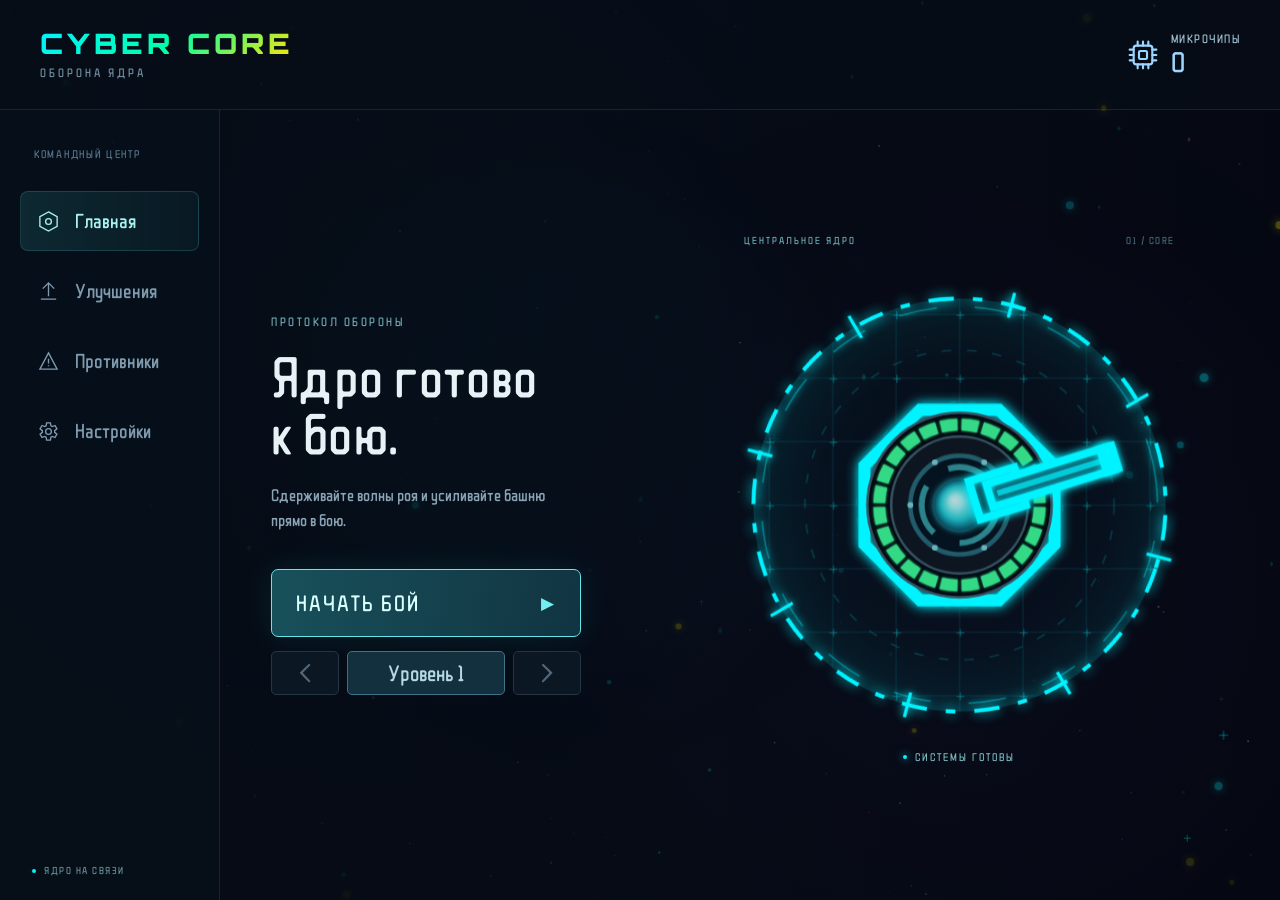
<file: index.html>
<!DOCTYPE html>
<html lang="ru">
<head>
  <meta charset="UTF-8">
  <meta name="viewport" content="width=device-width, initial-scale=1.0, maximum-scale=1.0, user-scalable=no, viewport-fit=cover">
  <meta name="apple-mobile-web-app-capable" content="yes">
  <meta name="mobile-web-app-capable" content="yes">
  <title>Geometric Neon Cyberpunk - Tower Defense ECS</title>
  <link rel="preload" href="fonts/wdxl-lubrifont-sc-cyrillic.woff2" as="font" type="font/woff2" crossorigin>
  <link rel="preload" href="fonts/wdxl-lubrifont-sc-latin.woff2" as="font" type="font/woff2" crossorigin>
  <link rel="stylesheet" href="css/fonts.css?v=3.15">
  <link rel="stylesheet" href="css/style.css?v=3.15">
  <link rel="stylesheet" href="css/battle.css?v=3.15">
  <link rel="stylesheet" href="css/menu.css?v=3.15">
  <link rel="stylesheet" href="css/devtools.css?v=3.15">
</head>
<body>
  <div id="game-app" class="in-menu battle-layout">
    <!-- Full-screen command hub and permanent progression. -->
    <div id="main-menu" class="menu-overlay command-menu" data-page="home">
      <header class="command-header">
        <div class="command-brand">
          <h1 class="menu-title">CYBER CORE</h1>
          <span class="command-brand-sub">ОБОРОНА ЯДРА</span>
        </div>
        <div class="command-header-actions">
          <div class="meta-wallet" id="meta-wallet" title="Постоянная валюта. Микрочипы за бой зачисляются после победы или поражения." aria-label="Микрочипы: 0. Постоянная валюта.">
            <span class="chip-icon" aria-hidden="true"></span>
            <div><span class="meta-wallet-label">МИКРОЧИПЫ</span><strong id="meta-crystals">0</strong><small id="meta-save-status" hidden>Сохранение недоступно: только в этом сеансе</small></div>
          </div>

        </div>
      </header>
      <nav class="command-nav" aria-label="Главное меню">
        <span class="command-nav-caption">КОМАНДНЫЙ ЦЕНТР</span>
        <button id="btn-menu-home" class="command-nav-btn" type="button" aria-current="page" aria-controls="menu-page-home"><svg viewBox="0 0 24 24" aria-hidden="true"><path d="m12 2 9 5v10l-9 5-9-5V7Z"/><circle cx="12" cy="12" r="3"/></svg><span>Главная</span></button>
        <button id="btn-menu-upgrades" class="command-nav-btn" type="button" aria-current="false" aria-controls="menu-page-upgrades"><svg viewBox="0 0 24 24" aria-hidden="true"><path d="M4 20h16M12 17V3m-6 6 6-6 6 6"/></svg><span>Улучшения</span></button>
        <button id="btn-menu-intel" class="command-nav-btn" type="button" aria-current="false" aria-controls="modal-intel"><svg viewBox="0 0 24 24" aria-hidden="true"><path d="m12 3 9 17H3Z M12 9v5m0 2v1"/></svg><span>Противники</span></button>
        <button id="btn-menu-settings" class="command-nav-btn" type="button" aria-label="Настройки" aria-controls="menu-page-settings" aria-current="false">
            <svg viewBox="0 0 24 24" aria-hidden="true"><path d="M10 2h4l.5 3 1.4.8 2.9-1.1 2 3.5-2.4 1.9v1.8l2.4 1.9-2 3.5-2.9-1.1-1.4.8-.5 3h-4l-.5-3-1.4-.8-2.9 1.1-2-3.5 2.4-1.9v-1.8L3.2 8.2l2-3.5 2.9 1.1 1.4-.8Z" transform="translate(0 1)"/><circle cx="12" cy="12" r="3"/></svg>
            <span>Настройки</span>
          </button>
        <div class="command-nav-foot"><span class="pulse-dot"></span> ЯДРО НА СВЯЗИ</div>
      </nav>
      <div id="menu-content" class="command-content">
        <section id="menu-page-home" class="menu-page command-home" aria-label="Главная">
          <div id="menu-home-copy" class="command-home-copy">
            <span class="command-eyebrow">ПРОТОКОЛ ОБОРОНЫ</span>
            <h2>Ядро готово <br>к бою.</h2>
            <p>Сдерживайте волны роя и усиливайте башню прямо в бою.</p>
            <button id="btn-menu-start" class="command-start" type="button"><span>НАЧАТЬ БОЙ</span><span aria-hidden="true">▶</span></button>
            <div id="stage-selector" class="stage-selector" role="group" aria-label="Выбор уровня">
              <button id="stage-prev" type="button" data-stage-step="-1" aria-label="Предыдущий уровень"><span aria-hidden="true">&lt;</span></button>
              <span id="stage-info" class="stage-info" aria-live="polite"></span>
              <button id="stage-next" type="button" data-stage-step="1" aria-label="Следующий уровень"><span aria-hidden="true">&gt;</span></button>
            </div>
          </div>
          <div id="menu-home-core-slot" class="menu-core-home-slot">
          <div id="menu-core-display" class="command-core-display">
            <div class="command-core-label"><span class="command-eyebrow">ЦЕНТРАЛЬНОЕ ЯДРО</span><span>01 / CORE</span></div>
            <canvas id="menu-core-canvas" width="600" height="600" aria-label="Башня с пульсирующим реактором"></canvas>
            <div class="command-core-status"><span class="pulse-dot"></span> СИСТЕМЫ ГОТОВЫ</div>
          </div>
          </div>
        </section>
        <section id="menu-page-upgrades" class="menu-page command-upgrades hidden" data-scrollable aria-label="Постоянные улучшения">
          <header class="command-page-heading"><span class="command-eyebrow">РАЗВИТИЕ ЯДРА</span><h2>Постоянные улучшения</h2><p>Усиления, которые останутся с вами в следующих боях.</p></header>
          <div id="menu-between-levels" class="between-levels" hidden><span id="between-levels-label"></span><button id="btn-upgrades-next-stage" class="result-action primary" type="button">НАЧАТЬ УРОВЕНЬ</button></div>
          <p class="meta-upgrade-note">Открывайте тиры по порядку. Доступ действует в бою и постоянной прокачке; уровни покупаются отдельно.</p>
          <div class="permanent-upgrade-layout">
          <div class="permanent-upgrade-controls">
          <nav class="meta-tabs" aria-label="Категории постоянных улучшений">
            <button id="menu-meta-offense" type="button" aria-pressed="true">АТАКА</button><button id="menu-meta-defense" type="button" aria-pressed="false">ЗАЩИТА</button><button id="menu-meta-utility" type="button" aria-pressed="false">ЭКОНОМИКА</button>
          </nav>
          <div id="menu-meta-panel-offense" class="meta-card-grid"></div>
          <div id="menu-meta-panel-defense" class="meta-card-grid hidden"></div>
          <div id="menu-meta-panel-utility" class="meta-card-grid hidden"></div>
          <p class="meta-footnote">Постоянные уровни сохраняются после поражения, выхода и перезапуска. Микрочипы за бой зачисляются после победы или поражения. Выход или перезапуск до завершения боя сжигает микрочипы за текущий бой. Боевые кредиты используются внутри забега.</p>
          </div>
          </div>
        </section>
        <section id="menu-page-settings" class="menu-page command-settings hidden" data-scrollable aria-label="Настройки">
          <header class="command-page-heading"><span class="command-eyebrow">ПАРАМЕТРЫ СИСТЕМЫ</span><h2>Настройки</h2><p>Настройте игру под себя.</p></header>
          <div class="command-settings-card"><h3>Язык</h3><button id="menu-btn-language" class="language-toggle" type="button">Русский</button></div>
          <div class="command-settings-card"><h3>Аудио</h3><p>Нажмите на кнопку, чтобы изменить громкость.</p><div class="menu-audio-buttons">
            <button id="menu-btn-sfx" class="menu-audio-btn" type="button" title="Громкость звуков игры"><span class="audio-icon">🔊</span><span id="menu-label-sfx">ЗВУКИ: 100%</span></button>
            <button id="menu-btn-music" class="menu-audio-btn" type="button" title="Громкость фоновой музыки"><span class="audio-icon">🎵</span><span id="menu-label-music">МУЗЫКА: 100%</span></button>
          </div></div>
          <div class="command-settings-card"><h3>Производительность</h3><button id="menu-btn-fps" class="command-option-btn" type="button" aria-pressed="false"><span>Счётчик FPS</span><span id="menu-fps-state">ВЫКЛ</span></button></div>
          <div class="command-settings-card"><h3>Как играть</h3><p>Управление, улучшения и основы обороны.</p><button id="btn-menu-help" class="command-help-btn" type="button">УПРАВЛЕНИЕ И ПРАВИЛА <span aria-hidden="true">↗</span></button></div>
        </section>
    <!-- Enemy database shares the full-screen menu shell. -->
    <div id="modal-intel" class="menu-page menu-intel hidden" data-scrollable aria-label="Противники">
      <div data-scrollable class="modal-content modal-intel-content">
        <div class="modal-header">
          <h2 class="modal-title cyan-title">Противники</h2>
          <button id="btn-intel-close-x" class="modal-close-x">&times;</button>
        </div>
        <div class="intel-grid">
          <!-- 1. Scout -->
          <div class="intel-card" data-enemy-card="scout">
            <div class="intel-icon-box scout-box">
              <canvas class="intel-canvas" data-enemy="scout" width="120" height="120"></canvas>
            </div>
            <div class="intel-info">
              <div class="intel-name-row">
                <span class="intel-name scout-color">СКАУТ</span>
                <span class="intel-badge scout-badge">ВОЛНА 1+</span>
              </div>
              <p class="intel-desc">Быстрый лёгкий авангард роя. Нападает группами, проверяя базовую огневую мощь башни.</p>
              <div class="intel-tip">СОВЕТ: Высокая скорость стрельбы легко сдерживает толпу.</div>
            </div>
          </div>

          <div class="intel-card boss-card" data-enemy-card="boss_scout" hidden>
            <div class="intel-icon-box scout-box"><canvas class="intel-canvas" data-enemy="boss_scout" width="120" height="120"></canvas></div>
            <div class="intel-info">
              <div class="intel-name-row"><span class="intel-name scout-color">БОСС «ИМПУЛЬС»</span><span class="intel-badge scout-badge">ФИНАЛ СТАДИИ</span></div>
              <p class="intel-desc">Крупный скаут с прочным треугольным корпусом. Движется прямо к башне и атакует её при касании.</p>
              <div class="intel-tip">СОВЕТ: Урон и скорость атаки сокращают бой, а прочность и регенерация помогают выдержать его атаки.</div>
            </div>
          </div>

          <!-- Stage-three boss: Monolith -->
          <div class="intel-card boss-card" data-enemy-card="boss_architect" hidden>
            <div class="intel-icon-box architect-box">
              <canvas class="intel-canvas" data-enemy="boss_architect" width="120" height="120"></canvas>
            </div>
            <div class="intel-info">
              <div class="intel-name-row">
                <span class="intel-name architect-color">БОСС «МОНОЛИТ»</span>
                <span class="intel-badge architect-badge">ФИНАЛ СТАДИИ</span>
              </div>
              <p class="intel-desc">Осадный босс третьего уровня. На подходе броня снижает входящий урон на 35%. Остановившись у башни, готовит буры 1.2 секунды и сверлит 4 секунды. Затем перегревается на 2.5 секунды: не атакует и получает на 50% больше урона. Цикл повторяется.</p>
              <div class="intel-tip">СОВЕТ: Защита помогает пережить бурение, а огневая мощь — использовать окна перегрева. Голубые раскрытые секции показывают уязвимость.</div>
            </div>
          </div>
          <!-- 4. Fighter -->
          <div class="intel-card" data-enemy-card="fighter" hidden>
            <div class="intel-icon-box fighter-box">
              <canvas class="intel-canvas" data-enemy="fighter" width="120" height="120"></canvas>
            </div>
            <div class="intel-info">
              <div class="intel-name-row">
                <span class="intel-name fighter-color">ИСТРЕБИТЕЛЬ</span>
                <span class="intel-badge fighter-badge">ШТУРМОВИК</span>
              </div>
              <p class="intel-desc">Манёвренный штурмовик. Приближается по спирали в случайном направлении и обходит союзников, стараясь сохранять их между собой и башней.</p>
              <p class="intel-synergy" data-intel-stage="2" hidden>ВЗАИМОДЕЙСТВИЕ: «Дирижёр» выпускает облегчённые истребители парами. После уничтожения носителя они продолжают атаку.</p>
              <p class="intel-synergy" data-intel-stage="3" hidden>ВЗАИМОДЕЙСТВИЕ: Ищет ближайший танк и прячется за ним, подстраивая скорость. На половине радиуса атаки башни выходит из прикрытия и ускоряется к ядру.</p>
              <div class="intel-tip">СОВЕТ: Укрепляйте плоскую броню и уничтожайте их на дальних подступах.</div>
            </div>
          </div>

          <!-- Stage-two carrier: revealed only after completing stage two. -->
          <div class="intel-card boss-card" data-enemy-card="boss_carrier" hidden>
            <div class="intel-icon-box carrier-box"><canvas class="intel-canvas" data-enemy="boss_carrier" width="120" height="120"></canvas></div>
            <div class="intel-info">
              <div class="intel-name-row"><span class="intel-name carrier-color">БОСС «ДИРИЖЁР»</span><span class="intel-badge carrier-badge">НОСИТЕЛЬ</span></div>
              <p class="intel-desc">Маневрирует внутри дальности башни и обстреливает ядро. Выпускает до трёх звеньев по два облегчённых истребителя. После каждого запуска открывает реактор и получает на 40% больше урона; закрытый корпус снижает урон на 20%. После последнего запуска реактор остаётся открытым.</p>
              <p class="intel-synergy" data-intel-stage="2" hidden>ВЗАИМОДЕЙСТВИЕ: Выпущенные истребители заходят по спиралям с двух сторон. После уничтожения носителя оставшееся звено нужно добить.</p>
              <div class="intel-tip">СОВЕТ: Скорость атаки и мультивыстрел помогают разбирать звенья и использовать окна открытого реактора.</div>
            </div>
          </div>
          <!-- 2. Tank -->
          <div class="intel-card" data-enemy-card="tank" hidden>
            <div class="intel-icon-box tank-box">
              <canvas class="intel-canvas" data-enemy="tank" width="120" height="120"></canvas>
            </div>
            <div class="intel-info">
              <div class="intel-name-row">
                <span class="intel-name tank-color">ТАНК</span>
                <span class="intel-badge tank-badge">ТЯЖЁЛЫЙ</span>
              </div>
              <p class="intel-desc">Медленный тяжёлый корабль с большим запасом HP. Движется прямо к ядру; большая масса ослабляет отталкивание.</p>
              <p class="intel-synergy" data-intel-stage="3" hidden>ВЗАИМОДЕЙСТВИЕ: Служит прикрытием для истребителей. Они следуют за танком, а ближе к ядру переходят в ускоренную атаку.</p>
              <div class="intel-tip">СОВЕТ: Прокачивайте урон и критические атаки, чтобы быстрее пробивать большой запас HP.</div>
            </div>
          </div>

          <!-- 3. Sniper -->
          <div class="intel-card" data-enemy-card="sniper" hidden>
            <div class="intel-icon-box sniper-box">
              <canvas class="intel-canvas" data-enemy="sniper" width="120" height="120"></canvas>
            </div>
            <div class="intel-info">
              <div class="intel-name-row">
                <span class="intel-name sniper-color">СНАЙПЕР</span>
                <span class="intel-badge sniper-badge">АРТИЛЛЕРИЯ</span>
              </div>
              <p class="intel-desc">Дистанционный боец с небольшим запасом HP. Останавливается внутри радиуса атаки башни и после короткого прицеливания выпускает снаряды в ядро.</p>
              <p class="intel-synergy" data-intel-stage="5" hidden>ВЗАИМОДЕЙСТВИЕ: Ищет Эгиду, входит под её купол и сопровождает её. Когда Эгида останавливается у башни, ведёт огонь из-под защиты.</p>
              <div class="intel-tip">СОВЕТ: Увеличивайте урон и скорость атаки, чтобы уничтожать снайперов между выстрелами.</div>
            </div>
          </div>

          <div class="intel-card boss-card" data-enemy-card="boss_railgun" hidden>
            <div class="intel-icon-box sniper-box"><canvas class="intel-canvas" data-enemy="boss_railgun" width="120" height="120"></canvas></div>
            <div class="intel-info">
              <div class="intel-name-row"><span class="intel-name sniper-color">БОСС «ПАРАЛЛАКС»</span><span class="intel-badge sniper-badge">ФИНАЛ СТАДИИ</span></div>
              <p class="intel-desc">Босс четвёртого уровня. Держится у края зоны атаки башни. Замирает, накапливает заряд 1.6 секунды и наносит мощный лучевой удар. Затем сразу меняет позицию, прикрываясь энергетическим щитом прочностью 8% от своего максимального HP. Сначала урон поглощает щит, после пробития — корпус. При остановке отключает щит и завершает охлаждение.</p>
              <div class="intel-tip">СОВЕТ: Запас HP и броня помогают выдержать выстрел. Урон и скорость атаки позволяют быстрее пробить щит; корпус получает обычный урон во всех фазах.</div>
            </div>
          </div>

          <div class="intel-card boss-card" data-enemy-card="boss_citadel" hidden>
            <div class="intel-icon-box aegis-box"><canvas class="intel-canvas" data-enemy="boss_citadel" width="120" height="120"></canvas></div>
            <div class="intel-info">
              <div class="intel-name-row"><span class="intel-name aegis-color">БОСС «ЦИТАДЕЛЬ»</span><span class="intel-badge aegis-badge">ФИНАЛ СТАДИИ</span></div>
              <p class="intel-desc">Босс пятого уровня. Шесть генераторов поддерживают сотовый энергетический купол вокруг вращающегося шестиугольного корпуса. Пока работает хотя бы один, корпус неуязвим. Уничтоженные генераторы не восстанавливаются. После уничтожения всех шести открывается основной корпус. Атакует тяжёлыми плазменными зарядами.</p>
              <div class="intel-tip">СОВЕТ: Вращение выводит генераторы под огонь башни. Мультивыстрел и рикошеты помогают быстрее снять защиту, а HP и броня — пережить плазменные заряды.</div>
            </div>
          </div>

          <!-- 5. Aegis -->
          <div class="intel-card" data-enemy-card="aegis" hidden>
            <div class="intel-icon-box aegis-box">
              <canvas class="intel-canvas" data-enemy="aegis" width="120" height="120"></canvas>
            </div>
            <div class="intel-info">
              <div class="intel-name-row">
                <span class="intel-name aegis-color">ПЕНТАГОН «ЭГИДА»</span>
                <span class="intel-badge aegis-badge">СИЛОВОЙ ЩИТ</span>
              </div>
              <p class="intel-desc">Медленно приближается, проецируя энергетический купол. Союзники внутри получают на 50% меньше урона. Собственный купол не защищает саму Эгиду.</p>
              <p class="intel-synergy" data-intel-stage="5" hidden>ВЗАИМОДЕЙСТВИЕ: При наличии снайпера под куполом останавливается на подходе к башне и становится защищённой огневой позицией.</p>
              <div class="intel-tip">СОВЕТ: Усиливайте огневую мощь — уничтожение Эгиды снимает защиту с её союзников.</div>
            </div>
          </div>

          <!-- 6. Splitter -->
          <div class="intel-card" data-enemy-card="splitter" hidden>
            <div class="intel-icon-box splitter-box">
              <canvas class="intel-canvas" data-enemy="splitter" width="120" height="120"></canvas>
            </div>
            <div class="intel-info">
              <div class="intel-name-row">
                <span class="intel-name splitter-color">ФРАКТАЛ «СПЛИТТЕР»</span>
                <span class="intel-badge splitter-badge">РАСПАД</span>
              </div>
              <p class="intel-desc">При уничтожении распадается на 3 осколка. Сначала они разлетаются назад и в стороны, затем устремляются к ядру.</p>
              <div class="intel-tip">СОВЕТ: Не подпускайте к ядру — взрыв роя в упор крайне опасен.</div>
            </div>
          </div>

          <div class="intel-card boss-card" data-enemy-card="boss_fractal" hidden>
            <div class="intel-icon-box splitter-box"><canvas class="intel-canvas" data-enemy="boss_fractal" width="120" height="120"></canvas></div>
            <div class="intel-info">
              <div class="intel-name-row"><span class="intel-name splitter-color">БОСС «ФРАКТАЛ»</span><span class="intel-badge splitter-badge">ФИНАЛ СТАДИИ</span></div>
              <p class="intel-desc">Босс шестого уровня. Ветвящаяся структура из уменьшенных копий самой себя. При потере половины HP крупная ветвь отделяется и атакует башню при контакте. Ядро собирает энергию и наносит электрический удар; каждая отделённая ветвь ослабляет его разряд. Уничтоженная ветвь распадается на три фрагмента, каждый из которых делится ещё на три малых. После гибели ядра оставшиеся ветви отделяются. Для победы уничтожьте все части.</p>
              <div class="intel-tip">СОВЕТ: Мультивыстрел и рикошеты помогают разобрать ветви и осколки. HP и броня позволяют пережить разряды, пока атака босса ещё сильна.</div>
            </div>
          </div>

          <!-- 7. Blinker -->
          <div class="intel-card" data-enemy-card="blinker" hidden>
            <div class="intel-icon-box blinker-box">
              <canvas class="intel-canvas" data-enemy="blinker" width="120" height="120"></canvas>
            </div>
            <div class="intel-info">
              <div class="intel-name-row">
                <span class="intel-name blinker-color">ВЕКТОР «БЛИНКЕР»</span>
                <span class="intel-badge blinker-badge">ТЕЛЕПОРТ</span>
              </div>
              <p class="intel-desc">Белый зигзаг. Каждые 2 секунды совершает скачок к ядру и сбрасывает наведение уже летящих в него пуль башни.</p>
              <div class="intel-tip">СОВЕТ: Высокая скорость атаки помогает снова обстрелять его после скачка.</div>
            </div>
          </div>

        </div>
        <button id="btn-intel-close" class="modal-btn cyan-btn">НА ГЛАВНУЮ</button>
      </div>
    </div>

      </div>
    </div>

    <!-- BATTLE: open arena with a compact status strip and a module deck -->
    <main id="game-viewport">
      <section class="arena-shell" aria-label="Поле боя">
        <div id="canvas-wrapper">
          <canvas id="game-canvas"></canvas>
          <header id="top-hud">
            <div id="arena-menu-slot"></div>
            <div class="credit-wallet">
              <div id="hud-credits" class="hud-credits">0 ◈</div>
              <div class="run-crystal-wallet" title="Микрочипы за этот бой. Зачисляются после победы или поражения." aria-label="Микрочипы за бой: 0"><strong id="hud-run-crystals">0</strong><span class="chip-icon" aria-hidden="true"></span></div>
            </div>
          </header>

          <div id="performance-overlay"><span id="fps-counter" hidden>— FPS · — мс</span></div>

          <div class="battle-controls" id="arena-speed-slot">
            <div class="speed-controls" id="speed-controls" role="group" aria-label="Управление скоростью игры">
              <output id="game-speed-value" aria-label="Скорость игры" aria-live="polite">1.0×</output>
              <div class="speed-buttons">
                <button id="btn-speed-down" class="speed-step-btn" type="button" aria-label="Уменьшить скорость" disabled>−</button>
                <button id="btn-pause" class="speed-btn pause-btn" type="button" aria-label="Пауза / продолжить" title="Пауза (Пробел / P)">⏸</button>
                <button id="btn-speed-up" class="speed-step-btn" type="button" aria-label="Увеличить скорость">+</button>
              </div>
            </div>
            <div class="arena-menu-buttons" id="arena-menu-buttons">
              <button id="btn-to-menu" class="arena-icon-btn" type="button" aria-label="Меню паузы" aria-haspopup="dialog" aria-controls="modal-battle-menu" title="Меню паузы (Esc)">☰</button>
            </div>
          </div>
        </div>

        <div id="combat-status">
          <div class="core-status">
            <div id="hud-hp-text"><span class="hp-label">HP</span><span class="hp-value"><strong>300</strong> / 300</span><span class="hp-regen">+1.0/с</span></div>
            <div class="hp-bar-bg"><div id="hud-hp-fill"></div></div>
          </div>
          <div class="wave-status" id="wave-status">
            <div class="wave-details">
              <div class="wave-heading"><span id="hud-wave">Волна 1:</span><span id="hud-enemies">Враги 0</span></div>
              <div class="wave-bar-bg"><div id="hud-wave-fill"></div></div>
              <div id="mobile-target-slot"></div>
              <div id="intermission-container" class="hidden">
                <span id="intermission-text">СЛЕДУЮЩАЯ ВОЛНА ЧЕРЕЗ 5.0с</span>
                <div class="intermission-bar-bg"><div id="intermission-bar"></div></div>
              </div>
            </div>
            <div id="mobile-speed-slot"></div>
          </div>
          <div class="target-status" id="desktop-target-slot">
            <aside id="target-info" class="target-info" hidden aria-label="Текущая цель">
              <div class="target-info-heading"><span>ЦЕЛЬ:</span><strong id="target-name"></strong></div>
              <div class="target-info-stats"><span>HP <b id="target-hp" class="target-full-value"></b><b id="target-hp-compact" class="target-compact-value"></b></span><span>УРОН <b id="target-damage" class="target-full-value"></b><b id="target-damage-compact" class="target-compact-value"></b></span></div>
              <div class="target-hp-track"><i id="target-hp-fill"></i></div>
            </aside>
          </div>
        </div>
      </section>

      <aside id="sidebar" data-category="offense" aria-label="Улучшения ядра">
        <div id="upgrade-panel">
          <div id="upgrades-list" aria-label="Доступные улучшения"></div>
          <nav class="tabs-container" aria-label="Категории улучшений">
            <button id="tab-offense" class="tab-btn active" type="button" aria-pressed="true">АТАКА</button>
            <button id="tab-defense" class="tab-btn" type="button" aria-pressed="false">ЗАЩИТА</button>
            <button id="tab-utility" class="tab-btn" type="button" aria-pressed="false">ЭКОНОМИКА</button>
          </nav>
        </div>
      </aside>
    </main>

    <!-- HOW TO PLAY / RULES MODAL -->
    <div id="modal-help" class="modal-backdrop hidden">
      <div data-scrollable class="modal-content modal-help-content">
        <div class="modal-header">
          <h2 class="modal-title cyan-title">РУКОВОДСТВО ОБОРОНЫ</h2>
          <button id="btn-help-close-x" class="modal-close-x">&times;</button>
        </div>
        <div class="help-scroll-body">
          <div class="help-section">
            <h3 class="help-heading">📱 СЕНСОРНОЕ УПРАВЛЕНИЕ</h3>
          <p>Панель улучшений всегда открыта: выбирайте «Атаку», «Защиту» или «Экономику» и нажимайте на карточку для покупки. Список прокручивается пальцем. Кнопки − и + меняют скорость, а кнопка между ними ставит бой на паузу или продолжает его. Башня автоматически атакует ближайшего врага. Звук, музыка и счётчик FPS доступны в меню паузы. Игра поддерживает обе ориентации экрана и ставится на паузу при сворачивании.</p>
          </div>
          <div class="help-section">
            <h3 class="help-heading">🎯 ЦЕЛЬ СИСТЕМЫ</h3>
                <p>Выберите стадию и выдержите все волны. Если стадию охраняет босс, уничтожьте его. Победа открывает следующую стадию. Башня ведёт огонь автоматически по целям в своём радиусе.</p>
          </div>
          
          <div class="help-section">
            <h3 class="help-heading">⚙️ ВЕТКИ УЛУЧШЕНИЙ (26 ПАРАМЕТРОВ)</h3>
            <div class="help-branches">
              <div class="help-branch">
                <span class="branch-title offense-color">АТАКА</span>
                <p>Урон, скорострельность, дальность, критические удары, мультишот, рикошеты и временная быстрая атака ×1.5.</p>
              </div>
              <div class="help-branch">
                <span class="branch-title defense-color">ЗАЩИТА</span>
                <p>Максимальный запас HP, регенерация, плоская и процентная броня, отражение полученного урона, вампиризм и отталкивание врагов пулями. Тяжёлые враги и боссы сопротивляются отталкиванию.</p>
              </div>
              <div class="help-branch">
                <span class="branch-title utility-color">ЭКОНОМИКА</span>
                <p>Бонусы кредитов за уничтожения и волны, шанс дропа микрочипов с врагов и процентный бонус микрочипов за волну. Микрочипы за бой зачисляются в постоянный кошелёк после победы или поражения; выход и перезапуск до завершения боя сжигают эту сумму. «Бесплатное улучшение атаки / защиты / экономики» — три независимых шанса в конце каждой волны бесплатно повысить одно случайное открытое улучшение соответствующей категории. За волну выдаётся не больше одного уровня в каждой категории; зависимости соблюдаются, уровни не ограничены.</p>
              </div>
            </div>
          </div>

          <div class="help-section">
            <h3 class="help-heading">🎯 АВТОМАТИЧЕСКОЕ НАВЕДЕНИЕ</h3>
            <p>Башня заранее наводится на ближайшего врага и стреляет при входе в радиус атаки. Враг, добравшийся до башни, удерживается в прицеле до уничтожения или выхода из радиуса. Остальные выстрелы мультивыстрела могут поражать соседние цели. HP и урон выбранного врага показаны на панели цели.</p>
          </div>

          <div class="help-section">
            <h3 class="help-heading">⌨️ ГОРЯЧИЕ КЛАВИШИ</h3>
            <div class="hotkeys-list">
              <div class="hotkey-item"><kbd>1</kbd> <kbd>2</kbd> <kbd>3</kbd> <span>Скорость симуляции (1x, 2x, 3x)</span></div>
              <div class="hotkey-item"><kbd>Пробел</kbd> / <kbd>P</kbd> <span>Тактическая пауза игры</span></div>
              <div class="hotkey-item"><kbd>Клик</kbd> / <kbd>ПКМ</kbd> <span>Клик — слайдер громкости звука/музыки, ПКМ — мгновенное отключение</span></div>
            </div>
          </div>
        </div>
        <button id="btn-help-close" class="modal-btn cyan-btn">ВЕРНУТЬСЯ</button>
      </div>
    </div>

    <!-- PAUSE MENU -->
    <div id="modal-battle-menu" class="modal-backdrop hidden">
        <div data-scrollable id="battle-menu-dialog" class="modal-content battle-menu" role="dialog" aria-modal="true" aria-labelledby="battle-menu-title">
        <div id="battle-menu-main" class="battle-menu-main">
        <div class="battle-menu-heading">
          <span class="battle-menu-eyebrow">БОЙ ПРИОСТАНОВЛЕН</span>
          <h2 id="battle-menu-title">ПАУЗА</h2>
        </div>
        <button id="btn-battle-resume" class="modal-btn cyan-btn" type="button">ПРОДОЛЖИТЬ БОЙ</button>
        <section class="battle-menu-settings" aria-label="Настройки">
          <h3>НАСТРОЙКИ</h3>
          <div class="battle-language-setting"><span>Язык</span><button id="btn-language" class="language-toggle" type="button">Русский</button></div>
          <div class="battle-menu-audio">
            <button id="btn-sound-sfx" class="audio-btn" type="button"><span class="audio-icon">🔊</span><span class="audio-label">ЗВУК</span></button>
            <button id="btn-sound-music" class="audio-btn" type="button"><span class="audio-icon">🎵</span><span class="audio-label">МУЗЫКА</span></button>
          </div>
          <button id="btn-fps" type="button" aria-pressed="false" aria-controls="fps-counter"><span>СЧЁТЧИК FPS</span><span class="fps-switch" aria-hidden="true"></span></button>
        </section>
        <div class="battle-menu-actions">
          <button id="btn-battle-restart" class="modal-btn secondary-btn" type="button">НАЧАТЬ ЗАНОВО</button>
          <button id="btn-battle-exit" class="modal-btn secondary-btn" type="button">В ГЛАВНОЕ МЕНЮ</button>
        </div>
        <p class="battle-menu-note">Выход и перезапуск сжигают микрочипы за бой. Выплата — после победы или поражения.</p>
        </div>
        <section id="abandon-run-confirm" class="abandon-run-confirm" hidden>
          <span class="battle-menu-eyebrow">НЕЗАВЕРШЁННЫЙ БОЙ</span>
          <h2 id="abandon-run-title">Микрочипы будут потеряны</h2>
          <p id="abandon-run-text"></p>
          <button id="btn-abandon-cancel" class="modal-btn cyan-btn" type="button">ОСТАТЬСЯ В БОЮ</button>
          <button id="btn-abandon-accept" class="modal-btn secondary-btn" type="button">ПОТЕРЯТЬ И ВЫЙТИ</button>
        </section>
      </div>
    </div>

    <!-- GAME OVER MODAL -->
    <div id="modal-gameover" class="modal-backdrop hidden">
      <section data-scrollable class="result-panel" role="dialog" aria-modal="true" aria-labelledby="result-title" aria-describedby="result-description">
        <header class="result-header">
          <span class="result-emblem" aria-hidden="true"><svg viewBox="0 0 80 80" fill="none"><path d="M40 5 70 22v36L40 75 10 58V22Z"/><path d="m40 15 21 12v26L40 65 19 53V27Z"/><path class="result-emblem-check" d="m27 40 9 9 18-19"/><path class="result-emblem-cross" d="m30 30 20 20m0-20L30 50"/></svg></span>
          <div><span class="result-eyebrow">ПРОТОКОЛ ОБОРОНЫ</span><h2 id="result-title">СИСТЕМА СБИТА</h2></div>
        </header>
        <div class="result-body">
          <p id="result-description">Центральное ядро уничтожено роем.</p>
          <div class="result-progress"><span>ИТОГ БОЯ</span><strong id="modal-final-wave">ВОЛНА 01</strong></div>
          <div class="gameover-crystal-reward"><div class="result-reward-heading"><span>МИКРОЧИПЫ ЗА БОЙ</span><div class="chip-amount"><strong id="gameover-crystals">+0</strong><span class="chip-icon" aria-hidden="true"></span></div></div><span class="result-wallet">В кошельке: <b id="gameover-crystal-balance">0</b></span></div>
          <p id="result-unlock" hidden></p>
        </div>
        <div class="result-actions">
          <button id="btn-next-stage" class="result-action primary" type="button" hidden>СЛЕДУЮЩИЙ УРОВЕНЬ</button>
          <button id="btn-victory-upgrades" class="result-action" type="button" hidden>ПОСТОЯННЫЕ УЛУЧШЕНИЯ</button>
          <button id="btn-restart" class="result-action primary" type="button">ПЕРЕЗАПУСТИТЬ</button>
          <button id="btn-gameover-menu" class="result-action" type="button">В ГЛАВНОЕ МЕНЮ</button>
        </div>
      </section>
    </div>
  </div>

  <div id="volume-popover" role="group" aria-labelledby="volume-label" hidden>
    <div class="volume-heading">
      <label id="volume-label" for="volume-slider">ГРОМКОСТЬ</label>
      <output id="volume-value" for="volume-slider">100%</output>
    </div>
    <input id="volume-slider" type="range" min="0" max="100" step="1" value="100">
    <button id="volume-mute" type="button">ВЫКЛЮЧИТЬ</button>
  </div>

  <!-- ENTRY MODULE -->
  <script type="module" src="src/main.js?v=3.15"></script>
</body>
</html>
</file>
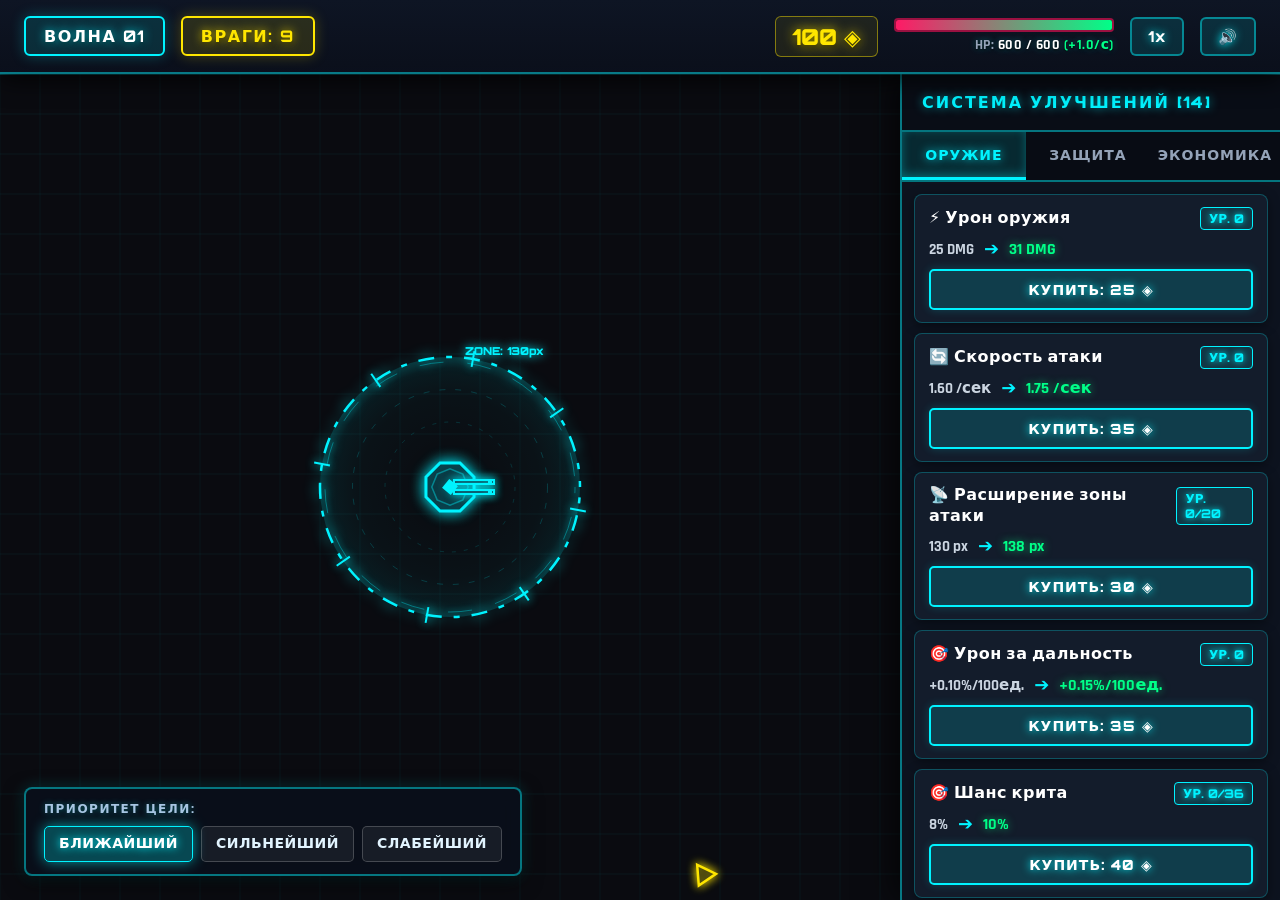
<file: test_builds/index_test.html>
<!DOCTYPE html>
<html lang="ru">
<head>
  <meta charset="UTF-8">
  <meta name="viewport" content="width=device-width, initial-scale=1.0">
  <title>Geometric Neon Cyberpunk - Tower Defense ECS</title>
  <link rel="preconnect" href="https://fonts.googleapis.com">
  <link rel="preconnect" href="https://fonts.gstatic.com" crossorigin>
  <link href="https://fonts.googleapis.com/css2?family=Orbitron:wght@600;700;800;900&family=Rajdhani:wght@600;700;800&display=swap" rel="stylesheet">
  <style>
/* ==========================================================================
   GEOMETRIC NEON CYBERPUNK THEME - TOWER DEFENSE
   HIGH-READABILITY & HIGH-CONTRAST REFINED STYLESHEET
   ========================================================================== */

:root {
  --bg-main: #06080e;
  --bg-panel: #0d131f;
  --bg-card: #131c2b;
  --bg-card-hover: #1b263b;
  
  --border-neon: rgba(0, 243, 255, 0.45);
  --border-neon-bright: #00f3ff;
  --border-dim: rgba(0, 243, 255, 0.25);
  
  --neon-cyan: #00f3ff;
  --neon-yellow: #ffe600;
  --neon-crimson: #ff1a66;
  --neon-purple: #a824ff;
  --neon-orange: #ff7700;
  --neon-green: #00ff88;

  --text-main: #f8fafc;
  --text-secondary: #cbd5e1;
  --text-dim: #94a3b8;
  --text-cyan: #00f3ff;
  
  --font-cyber: 'Orbitron', 'Segoe UI', system-ui, sans-serif;
  --font-ui: 'Rajdhani', 'Segoe UI', system-ui, sans-serif;
  --font-mono: 'Consolas', 'Courier New', monospace;
}

* {
  box-sizing: border-box;
  margin: 0;
  padding: 0;
  user-select: none;
}

body {
  background-color: var(--bg-main);
  color: var(--text-main);
  font-family: var(--font-ui);
  overflow: hidden;
  height: 100vh;
  width: 100vw;
  display: flex;
  flex-direction: column;
  -webkit-font-smoothing: antialiased;
}

/* ==========================================================================
   GAME CONTAINER & LAYOUT
   ========================================================================== */

#game-app {
  display: flex;
  flex-direction: column;
  width: 100%;
  height: 100%;
  position: relative;
}

/* TOP STATUS HUD */
#top-hud {
  height: 74px;
  background: linear-gradient(180deg, #0e1524 0%, rgba(11, 16, 28, 0.96) 100%);
  border-bottom: 2px solid var(--border-neon);
  box-shadow: 0 6px 25px rgba(0, 0, 0, 0.8), 0 1px 0 rgba(0, 243, 255, 0.3);
  display: flex;
  align-items: center;
  justify-content: space-between;
  padding: 0 24px;
  z-index: 20;
}

.hud-group {
  display: flex;
  align-items: center;
  gap: 16px;
}

.hud-badge {
  font-family: var(--font-cyber);
  font-size: 16px;
  font-weight: 800;
  letter-spacing: 1.5px;
  padding: 8px 18px;
  background: rgba(0, 243, 255, 0.12);
  border: 2px solid var(--neon-cyan);
  border-radius: 6px;
  color: #ffffff;
  text-shadow: 0 0 10px rgba(0, 243, 255, 0.8), 0 2px 4px rgba(0, 0, 0, 0.8);
  box-shadow: 0 0 14px rgba(0, 243, 255, 0.25);
  display: flex;
  align-items: center;
  gap: 6px;
}

.hud-badge.enemies {
  color: #ffe600;
  border-color: var(--neon-yellow);
  background: rgba(255, 230, 0, 0.12);
  text-shadow: 0 0 10px rgba(255, 230, 0, 0.8), 0 2px 4px rgba(0, 0, 0, 0.8);
  box-shadow: 0 0 14px rgba(255, 230, 0, 0.25);
}

.hud-credits {
  font-family: var(--font-cyber);
  font-size: 22px;
  font-weight: 900;
  color: #ffe600;
  text-shadow: 0 0 12px rgba(255, 230, 0, 0.8), 0 2px 4px #000000;
  background: rgba(255, 230, 0, 0.08);
  border: 1.5px solid rgba(255, 230, 0, 0.45);
  border-radius: 6px;
  padding: 6px 16px;
  display: flex;
  align-items: center;
  gap: 8px;
  transition: transform 0.15s ease, color 0.15s ease;
}

.hud-credits.pulse {
  transform: scale(1.18);
  color: #ffffff;
  border-color: #ffffff;
  box-shadow: 0 0 20px #ffe600;
}

/* Intermission countdown centered in top bar */
#intermission-container {
  display: flex;
  flex-direction: column;
  align-items: center;
  width: 320px;
  transition: opacity 0.3s ease;
}

#intermission-container.hidden {
  opacity: 0;
  pointer-events: none;
}

#intermission-text {
  font-family: var(--font-cyber);
  font-size: 14px;
  font-weight: 900;
  color: #ffe600;
  letter-spacing: 2px;
  margin-bottom: 6px;
  text-shadow: 0 0 14px rgba(255, 230, 0, 0.9), 0 2px 4px #000000;
  animation: neon-glow-pulse 1.2s infinite alternate;
}

@keyframes neon-glow-pulse {
  0% { text-shadow: 0 0 10px rgba(255, 230, 0, 0.7); }
  100% { text-shadow: 0 0 20px rgba(255, 230, 0, 1), 0 0 30px rgba(0, 243, 255, 0.6); }
}

.intermission-bar-bg {
  width: 100%;
  height: 12px;
  background: rgba(0, 0, 0, 0.7);
  border: 2px solid rgba(0, 243, 255, 0.45);
  border-radius: 6px;
  overflow: hidden;
  box-shadow: 0 0 12px rgba(0, 243, 255, 0.25), inset 0 2px 4px rgba(0, 0, 0, 0.8);
}

#intermission-bar {
  height: 100%;
  width: 100%;
  background: linear-gradient(90deg, #00f3ff, #ffe600);
  box-shadow: 0 0 15px #00f3ff, 0 0 25px rgba(255, 230, 0, 0.7);
  transition: width 0.1s linear;
}

/* Tower HP Bar */
.hp-container {
  display: flex;
  flex-direction: column;
  width: 220px;
}

.hp-bar-bg {
  width: 100%;
  height: 14px;
  background: rgba(0, 0, 0, 0.7);
  border: 2px solid rgba(255, 26, 102, 0.6);
  border-radius: 4px;
  overflow: hidden;
  box-shadow: inset 0 2px 4px rgba(0, 0, 0, 0.8);
}

#hud-hp-fill {
  width: 100%;
  height: 100%;
  background: linear-gradient(90deg, var(--neon-crimson), var(--neon-green));
  box-shadow: 0 0 12px rgba(0, 255, 136, 0.7);
  transition: width 0.2s ease;
}

#hud-hp-text {
  font-family: var(--font-ui);
  font-size: 14px;
  font-weight: 800;
  color: #ffffff;
  text-shadow: 0 1px 3px #000000, 0 0 6px rgba(0, 243, 255, 0.4);
  text-align: right;
  margin-top: 4px;
  letter-spacing: 0.5px;
}

/* Speed and Audio Buttons */
.icon-btn {
  background: rgba(0, 243, 255, 0.12);
  border: 2px solid var(--border-neon);
  color: #ffffff;
  padding: 8px 16px;
  border-radius: 6px;
  cursor: pointer;
  font-family: var(--font-cyber);
  font-weight: 800;
  font-size: 15px;
  letter-spacing: 1px;
  transition: all 0.2s ease;
  text-shadow: 0 0 8px var(--neon-cyan);
}

.icon-btn:hover {
  background: rgba(0, 243, 255, 0.3);
  border-color: var(--neon-cyan);
  box-shadow: 0 0 15px rgba(0, 243, 255, 0.6);
  color: #ffffff;
}

.icon-btn.active {
  background: var(--neon-cyan);
  color: #060912;
  box-shadow: 0 0 20px rgba(0, 243, 255, 0.9);
  text-shadow: none;
}

.icon-btn.muted {
  opacity: 0.6;
}

/* ==========================================================================
   MAIN GAMEPLAY VIEW (CANVAS + SIDEBAR)
   ========================================================================== */

#game-viewport {
  flex: 1;
  display: flex;
  position: relative;
  overflow: hidden;
}

/* CANVAS */
#canvas-wrapper {
  flex: 1;
  position: relative;
  display: flex;
  align-items: center;
  justify-content: center;
  background-color: var(--bg-main);
}

#game-canvas {
  width: 100%;
  height: 100%;
  display: block;
}

/* Canvas targeting overlay control */
#strategy-overlay {
  position: absolute;
  bottom: 24px;
  left: 24px;
  display: flex;
  flex-direction: column;
  gap: 10px;
  background: rgba(10, 15, 26, 0.94);
  border: 2px solid var(--border-neon);
  border-radius: 8px;
  padding: 12px 18px;
  backdrop-filter: blur(10px);
  box-shadow: 0 6px 20px rgba(0, 0, 0, 0.7), 0 0 15px rgba(0, 243, 255, 0.2);
  z-index: 10;
}

.overlay-label {
  font-family: var(--font-cyber);
  font-size: 12px;
  letter-spacing: 1.5px;
  color: #a8c5e2;
  font-weight: 900;
  text-shadow: 0 0 6px rgba(0, 243, 255, 0.4);
}

.strat-buttons {
  display: flex;
  gap: 8px;
}

.strat-btn {
  background: rgba(255, 255, 255, 0.06);
  border: 1.5px solid rgba(255, 255, 255, 0.2);
  color: #e2f4ff;
  padding: 8px 14px;
  font-size: 14px;
  font-family: var(--font-ui);
  font-weight: 800;
  letter-spacing: 0.5px;
  cursor: pointer;
  border-radius: 5px;
  transition: all 0.2s ease;
}

.strat-btn:hover {
  border-color: var(--neon-cyan);
  color: #ffffff;
  background: rgba(0, 243, 255, 0.15);
  box-shadow: 0 0 10px rgba(0, 243, 255, 0.3);
}

.strat-btn.active {
  background: rgba(0, 243, 255, 0.25);
  border-color: var(--neon-cyan);
  color: #ffffff;
  box-shadow: 0 0 14px rgba(0, 243, 255, 0.6);
  text-shadow: 0 0 8px var(--neon-cyan);
}

/* ==========================================================================
   UPGRADE SIDEBAR
   ========================================================================== */

#sidebar {
  width: 380px;
  background-color: var(--bg-panel);
  border-left: 2px solid var(--border-neon);
  display: flex;
  flex-direction: column;
  z-index: 15;
  box-shadow: -6px 0 30px rgba(0, 0, 0, 0.7);
}

.sidebar-header {
  padding: 18px 20px;
  border-bottom: 2px solid var(--border-neon);
  font-family: var(--font-cyber);
  font-size: 16px;
  font-weight: 900;
  letter-spacing: 2px;
  color: var(--neon-cyan);
  text-shadow: 0 0 10px rgba(0, 243, 255, 0.6);
  background: rgba(0, 0, 0, 0.3);
}

/* TABS */
.tabs-container {
  display: flex;
  border-bottom: 2px solid var(--border-neon);
  background: rgba(0, 0, 0, 0.35);
}

.tab-btn {
  flex: 1;
  padding: 14px 8px;
  background: transparent;
  border: none;
  border-bottom: 3px solid transparent;
  color: #94a3b8;
  font-family: var(--font-cyber);
  font-size: 14px;
  font-weight: 800;
  letter-spacing: 1px;
  cursor: pointer;
  transition: all 0.2s ease;
}

.tab-btn:hover {
  color: #ffffff;
  background: rgba(0, 243, 255, 0.08);
}

.tab-btn.active {
  color: var(--neon-cyan);
  border-bottom-color: var(--neon-cyan);
  background: rgba(0, 243, 255, 0.12);
  text-shadow: 0 0 10px rgba(0, 243, 255, 0.8);
  box-shadow: inset 0 -3px 10px rgba(0, 243, 255, 0.3);
}

/* UPGRADES LIST */
#upgrades-list {
  flex: 1;
  overflow-y: auto;
  padding: 12px;
  display: flex;
  flex-direction: column;
  gap: 10px;
}

#upgrades-list::-webkit-scrollbar {
  width: 8px;
}

#upgrades-list::-webkit-scrollbar-track {
  background: rgba(0, 0, 0, 0.5);
  border-left: 1px solid rgba(0, 243, 255, 0.15);
}

#upgrades-list::-webkit-scrollbar-thumb {
  background: var(--neon-cyan);
  border-radius: 4px;
  box-shadow: 0 0 10px var(--neon-cyan);
}

/* UPGRADE CARD */
.upgrade-card {
  background-color: var(--bg-card);
  border: 1.5px solid rgba(0, 243, 255, 0.25);
  border-radius: 8px;
  padding: 12px 14px;
  display: flex;
  flex-direction: column;
  gap: 8px;
  box-shadow: 0 3px 12px rgba(0, 0, 0, 0.4);
  transition: all 0.2s ease;
}

.upgrade-card:hover {
  background-color: var(--bg-card-hover);
  border-color: var(--neon-cyan);
  box-shadow: 0 4px 18px rgba(0, 243, 255, 0.25);
}

.upgrade-header {
  display: flex;
  justify-content: space-between;
  align-items: center;
}

.upgrade-title {
  font-family: var(--font-ui);
  font-size: 16px;
  font-weight: 800;
  color: #ffffff;
  letter-spacing: 0.5px;
  display: flex;
  align-items: center;
  gap: 6px;
}

.upgrade-lvl {
  font-family: var(--font-cyber);
  font-size: 12px;
  font-weight: 800;
  padding: 3px 8px;
  background: rgba(0, 243, 255, 0.12);
  border: 1.5px solid var(--neon-cyan);
  border-radius: 4px;
  color: var(--neon-cyan);
  text-shadow: 0 0 6px var(--neon-cyan);
}

.upgrade-stats {
  display: flex;
  align-items: center;
  gap: 10px;
  font-family: var(--font-ui);
  font-size: 15px;
  font-weight: 700;
}

.stat-current {
  color: var(--text-secondary);
}

.stat-arrow {
  color: var(--neon-cyan);
  font-size: 18px;
  font-weight: 900;
}

.stat-next {
  color: var(--neon-green);
  font-size: 16px;
  font-weight: 800;
  text-shadow: 0 0 8px rgba(0, 255, 136, 0.6);
}

.upgrade-buy-btn {
  background: rgba(0, 243, 255, 0.15);
  border: 2px solid var(--neon-cyan);
  color: #ffffff;
  font-family: var(--font-cyber);
  font-size: 14px;
  font-weight: 900;
  padding: 10px 14px;
  border-radius: 5px;
  cursor: pointer;
  letter-spacing: 1px;
  transition: all 0.2s ease;
  display: flex;
  align-items: center;
  justify-content: center;
  gap: 8px;
  text-shadow: 0 0 8px var(--neon-cyan);
  box-shadow: 0 0 10px rgba(0, 243, 255, 0.2);
}

.upgrade-buy-btn:hover:not(:disabled) {
  background: var(--neon-cyan);
  color: #060912;
  box-shadow: 0 0 20px rgba(0, 243, 255, 0.8);
  text-shadow: none;
}

.upgrade-buy-btn.disabled,
.upgrade-buy-btn:disabled {
  opacity: 0.45;
  border-color: rgba(255, 255, 255, 0.12);
  color: #64748b;
  background: rgba(255, 255, 255, 0.04);
  cursor: not-allowed;
  box-shadow: none;
  text-shadow: none;
}

.upgrade-card.maxed {
  border-color: rgba(0, 255, 136, 0.45);
}

.upgrade-card.maxed .upgrade-lvl {
  color: var(--neon-green);
  border-color: rgba(0, 255, 136, 0.6);
  text-shadow: 0 0 6px var(--neon-green);
}

/* ==========================================================================
   GAME OVER MODAL
   ========================================================================== */

.modal-backdrop {
  position: absolute;
  top: 0;
  left: 0;
  width: 100%;
  height: 100%;
  background: rgba(7, 10, 16, 0.92);
  backdrop-filter: blur(12px);
  display: flex;
  align-items: center;
  justify-content: center;
  z-index: 100;
  transition: opacity 0.3s ease;
}

.modal-backdrop.hidden {
  opacity: 0;
  pointer-events: none;
}

.modal-content {
  background: var(--bg-panel);
  border: 3px solid var(--neon-crimson);
  border-radius: 10px;
  padding: 44px 56px;
  display: flex;
  flex-direction: column;
  align-items: center;
  gap: 24px;
  box-shadow: 0 0 50px rgba(255, 26, 102, 0.6), 0 0 100px rgba(0, 0, 0, 0.9);
  text-align: center;
  max-width: 480px;
}

.modal-title {
  font-family: var(--font-cyber);
  font-size: 32px;
  font-weight: 900;
  color: var(--neon-crimson);
  letter-spacing: 4px;
  text-shadow: 0 0 25px rgba(255, 26, 102, 0.9);
}

.modal-body {
  font-family: var(--font-ui);
  font-size: 18px;
  font-weight: 700;
  color: #e2f4ff;
  display: flex;
  flex-direction: column;
  gap: 10px;
  line-height: 1.6;
}

#modal-final-wave {
  font-family: var(--font-cyber);
  font-weight: 900;
  color: var(--neon-cyan);
  text-shadow: 0 0 10px var(--neon-cyan);
}

.modal-btn {
  background: rgba(255, 26, 102, 0.2);
  border: 2px solid var(--neon-crimson);
  color: #ffffff;
  font-family: var(--font-cyber);
  font-size: 16px;
  font-weight: 900;
  letter-spacing: 2px;
  padding: 14px 30px;
  border-radius: 6px;
  cursor: pointer;
  transition: all 0.2s ease;
  box-shadow: 0 0 20px rgba(255, 26, 102, 0.5);
}

.modal-btn:hover {
  background: var(--neon-crimson);
  color: #060912;
  box-shadow: 0 0 35px rgba(255, 26, 102, 0.9);
}

</style>
</head>
<body>
  <div id="game-app">
    <!-- TOP STATUS HUD -->
    <header id="top-hud">
      <div class="hud-group">
        <div id="hud-wave" class="hud-badge">ВОЛНА 01</div>
        <div id="hud-enemies" class="hud-badge enemies">ВРАГИ: 0</div>
      </div>

      <!-- 5-SECOND INTERMISSION COUNTDOWN BAR -->
      <div id="intermission-container" class="hidden">
        <div id="intermission-text">ПЕРЕРЫВ: 5.0s (ВОЛНА 02)</div>
        <div class="intermission-bar-bg">
          <div id="intermission-bar"></div>
        </div>
      </div>

      <!-- CREDITS & HEALTH -->
      <div class="hud-group">
        <div id="hud-credits" class="hud-credits">100 ◈</div>
        
        <div class="hp-container">
          <div class="hp-bar-bg">
            <div id="hud-hp-fill"></div>
          </div>
          <div id="hud-hp-text">600 / 600 (+1.0/с)</div>
        </div>

        <button id="btn-speed" class="icon-btn" title="Ускорение времени">1x</button>
        <button id="btn-audio" class="icon-btn" title="Переключить звук">🔊</button>
      </div>
    </header>

    <!-- MAIN VIEWPORT -->
    <main id="game-viewport">
      <!-- CANVAS WRAPPER -->
      <div id="canvas-wrapper">
        <canvas id="game-canvas"></canvas>

        <!-- TARGET PRIORITY OVERLAY -->
        <div id="strategy-overlay">
          <span class="overlay-label">ПРИОРИТЕТ ЦЕЛИ:</span>
          <div class="strat-buttons">
            <button id="strat-closest" class="strat-btn active">БЛИЖАЙШИЙ</button>
            <button id="strat-strongest" class="strat-btn">СИЛЬНЕЙШИЙ</button>
            <button id="strat-weakest" class="strat-btn">СЛАБЕЙШИЙ</button>
          </div>
        </div>
      </div>

      <!-- UPGRADE DECK SIDEBAR -->
      <aside id="sidebar">
        <div class="sidebar-header">СИСТЕМА УЛУЧШЕНИЙ [14]</div>
        
        <div class="tabs-container">
          <button id="tab-offense" class="tab-btn active">ОРУЖИЕ</button>
          <button id="tab-defense" class="tab-btn">ЗАЩИТА</button>
          <button id="tab-utility" class="tab-btn">ЭКОНОМИКА</button>
        </div>

        <div id="upgrades-list">
          <!-- Dynamic cards rendered by UIManager -->
        </div>
      </aside>
    </main>

    <!-- GAME OVER MODAL -->
    <div id="modal-gameover" class="modal-backdrop hidden">
      <div class="modal-content">
        <h2 class="modal-title">СИСТЕМА СБИТА</h2>
        <div class="modal-body">
          <p>Центральное ядро уничтожено роем.</p>
          <p>Достигнутый рубеж: <span id="modal-final-wave">ВОЛНА 01</span></p>
        </div>
        <button id="btn-restart" class="modal-btn">ПЕРЕЗАПУСТИТЬ СИСТЕМУ</button>
      </div>
    </div>
  </div>

  <!-- ENTRY MODULE -->
  <script>
(function() {
  "use strict";

  // ==================================================
  // Source: src/core/EntityManager.js
  // ==================================================
/**
 * EntityManager.js
 * Manages allocation, lifecycle, and recycling of unique Entity IDs.
 */

class EntityManager {
  constructor() {
    this.nextId = 1;
    this.freeIds = [];
    this.activeEntities = new Set();
  }

  /**
   * Allocate a new unique Entity ID
   * @returns {number}
   */
  createEntity() {
    let id;
    if (this.freeIds.length > 0) {
      id = this.freeIds.pop();
    } else {
      id = this.nextId++;
    }
    this.activeEntities.add(id);
    return id;
  }

  /**
   * Mark an Entity ID as destroyed and reclaim it for reuse
   * @param {number} id
   */
  destroyEntity(id) {
    if (this.activeEntities.has(id)) {
      this.activeEntities.delete(id);
      this.freeIds.push(id);
      return true;
    }
    return false;
  }

  /**
   * Check if an entity is alive
   * @param {number} id
   * @returns {boolean}
   */
  isAlive(id) {
    return this.activeEntities.has(id);
  }

  /**
   * Get all active entity IDs
   * @returns {Set<number>}
   */
  getActiveEntities() {
    return this.activeEntities;
  }

  /**
   * Reset manager state
   */
  clear() {
    this.nextId = 1;
    this.freeIds = [];
    this.activeEntities.clear();
  }
}


  // ==================================================
  // Source: src/core/EventBus.js
  // ==================================================
/**
 * EventBus.js
 * Decoupled publish-subscribe event system for cross-system and UI communication.
 */

class EventBus {
  constructor() {
    this.listeners = new Map();
  }

  /**
   * Subscribe to an event
   * @param {string} event
   * @param {Function} callback
   * @returns {Function} Unsubscribe function
   */
  on(event, callback) {
    if (!this.listeners.has(event)) {
      this.listeners.set(event, new Set());
    }
    this.listeners.get(event).add(callback);

    return () => this.off(event, callback);
  }

  /**
   * Unsubscribe from an event
   * @param {string} event
   * @param {Function} callback
   */
  off(event, callback) {
    const set = this.listeners.get(event);
    if (set) {
      set.delete(callback);
      if (set.size === 0) {
        this.listeners.delete(event);
      }
    }
  }

  /**
   * Publish an event to all subscribers
   * @param {string} event
   * @param {*} data
   */
  emit(event, data) {
    const set = this.listeners.get(event);
    if (set) {
      for (const callback of set) {
        try {
          callback(data);
        } catch (err) {
          console.error(`Error in EventBus listener for event "${event}":`, err);
        }
      }
    }
  }

  /**
   * Remove all listeners
   */
  clear() {
    this.listeners.clear();
  }
}


  // ==================================================
  // Source: src/core/World.js
  // ==================================================
/**
 * World.js
 * Central ECS World managing entities, component pools, systems execution, and deferred cleanup.
 */

class World {
  constructor() {
    this.entityManager = new EntityManager();
    this.eventBus = new EventBus();
    
    // Map<ComponentClass, Map<entityId, componentInstance>>
    this.componentStores = new Map();
    
    // Systems in execution order
    this.systems = [];

    // Entities queued for destruction at the end of the frame
    this.destructionQueue = new Set();

    // Runtime state
    this.isPaused = false;
    this.gameSpeed = 1.0;
    this.isGameOver = false;

    // Viewport dimensions
    this.width = 1200;
    this.height = 800;
  }

  /**
   * Helper to resolve component store key
   * @private
   */
  _getStoreKey(ComponentClass) {
    return ComponentClass;
  }

  /**
   * Helper to ensure component store exists
   * @private
   */
  _getStore(ComponentClass) {
    let store = this.componentStores.get(ComponentClass);
    if (!store) {
      store = new Map();
      this.componentStores.set(ComponentClass, store);
    }
    return store;
  }

  /**
   * Create a new entity ID
   * @returns {number}
   */
  createEntity() {
    return this.entityManager.createEntity();
  }

  /**
   * Attach a component instance to an entity
   * @param {number} entityId
   * @param {Object} componentInstance
   * @returns {Object} componentInstance
   */
  addComponent(entityId, componentInstance) {
    if (!this.entityManager.isAlive(entityId)) {
      console.warn(`Cannot add component to dead or non-existent entity ${entityId}`);
      return componentInstance;
    }
    const ComponentClass = componentInstance.constructor;
    const store = this._getStore(ComponentClass);
    store.set(entityId, componentInstance);
    return componentInstance;
  }

  /**
   * Retrieve a component instance for an entity
   * @param {number} entityId
   * @param {Function} ComponentClass
   * @returns {Object|null}
   */
  getComponent(entityId, ComponentClass) {
    const store = this.componentStores.get(ComponentClass);
    if (!store) return null;
    return store.get(entityId) || null;
  }

  /**
   * Check if an entity has a specific component
   * @param {number} entityId
   * @param {Function} ComponentClass
   * @returns {boolean}
   */
  hasComponent(entityId, ComponentClass) {
    const store = this.componentStores.get(ComponentClass);
    if (!store) return false;
    return store.has(entityId);
  }

  /**
   * Remove a component from an entity
   * @param {number} entityId
   * @param {Function} ComponentClass
   */
  removeComponent(entityId, ComponentClass) {
    const store = this.componentStores.get(ComponentClass);
    if (store) {
      store.delete(entityId);
    }
  }

  /**
   * Query all entities matching ALL specified component classes
   * @param  {...Function} componentClasses
   * @returns {number[]} Array of entity IDs
   */
  getEntitiesWith(...componentClasses) {
    if (componentClasses.length === 0) {
      return Array.from(this.entityManager.getActiveEntities());
    }

    // Find the smallest component pool for optimal iteration
    let smallestStore = null;
    let smallestSize = Infinity;

    for (const CompClass of componentClasses) {
      const store = this.componentStores.get(CompClass);
      if (!store || store.size === 0) {
        return []; // If any component pool is empty, intersection is empty
      }
      if (store.size < smallestSize) {
        smallestSize = store.size;
        smallestStore = store;
      }
    }

    const matches = [];
    for (const entityId of smallestStore.keys()) {
      // Skip queued for destruction
      if (this.destructionQueue.has(entityId)) continue;

      let hasAll = true;
      for (const CompClass of componentClasses) {
        const store = this.componentStores.get(CompClass);
        if (!store || !store.has(entityId)) {
          hasAll = false;
          break;
        }
      }
      if (hasAll) {
        matches.push(entityId);
      }
    }

    return matches;
  }

  /**
   * Queue an entity for deferred removal at the end of the current update tick
   * @param {number} entityId
   */
  destroyEntity(entityId) {
    if (this.entityManager.isAlive(entityId)) {
      this.destructionQueue.add(entityId);
    }
  }

  /**
   * Process deferred entity destructions and clean component pools
   * @private
   */
  _flushDestructionQueue() {
    if (this.destructionQueue.size === 0) return;

    for (const entityId of this.destructionQueue) {
      // Remove all components for this entity
      for (const store of this.componentStores.values()) {
        store.delete(entityId);
      }
      // Reclaim entity ID
      this.entityManager.destroyEntity(entityId);
    }
    this.destructionQueue.clear();
  }

  /**
   * Register a system to run on each frame
   * @param {Object} system
   */
  registerSystem(system) {
    if (typeof system.init === 'function') {
      system.init(this);
    }
    this.systems.push(system);
  }

  /**
   * Update all systems by deltaTime
   * @param {number} deltaTime In seconds
   */
  update(deltaTime) {
    if (this.isPaused) return;

    const scaledDt = deltaTime * this.gameSpeed;

    for (const system of this.systems) {
      system.update(this, scaledDt);
    }

    // Clean up dead entities safely between ticks
    this._flushDestructionQueue();
  }

  /**
   * Reset world and all entities
   */
  clear() {
    this.destructionQueue.clear();
    for (const store of this.componentStores.values()) {
      store.clear();
    }
    this.entityManager.clear();
    this.isGameOver = false;
  }
}


  // ==================================================
  // Source: src/config/GameConfig.js
  // ==================================================
/**
 * GameConfig.js
 * Central configuration for constants, enemy archetypes, visual styles, and upgrades.
 */

const GameConfig = {
  // Canvas and coordinate settings
  canvas: {
    width: 1200,
    height: 800,
    backgroundColor: '#0a0b10',
    gridColor: 'rgba(0, 243, 255, 0.05)',
    gridSize: 40
  },

  // Style palette (Geometric Neon Cyberpunk)
  colors: {
    background: '#0a0b10',
    tower: '#00f3ff',
    towerCore: '#ffffff',
    towerGlow: '#00f3ff',
    rangeRing: 'rgba(0, 243, 255, 0.12)',
    rangeRingBorder: 'rgba(0, 243, 255, 0.35)',
    
    // Enemy colors
    scout: '#ffe600',       // Yellow
    fighter: '#ff0055',     // Crimson / Red
    tank: '#9d00ff',        // Purple
    sniper: '#ff7700',      // Orange

    // Combat & UI
    projectile: '#00f3ff',
    enemyProjectile: '#ff7700',
    critText: '#ffe600',
    normalDamageText: '#ffffff',
    towerDamageText: '#ff0055',
    healthGreen: '#00ff66',
    healthRed: '#ff2255'
  },

  // Tower default base parameters
  tower: {
    radius: 26,
    colliderRadius: 26,
    baseHealth: 600,
    baseRegen: 1.0,
    baseDamage: 25,
    baseAttackSpeed: 1.6, // attacks per second
    baseRange: 130,       // Initial attack zone 2x smaller (130px)
    baseCritChance: 0.08,
    baseCritMultiplier: 1.6,
    baseMultishotCount: 1,
    baseMultishotChance: 0.0,
    basePercentArmor: 0.0,
    baseFlatArmor: 0,
    baseDistanceDamageCoeff: 0.001, // +0.1% damage per unit traveled
    startCredits: 100
  },

  // Enemy archetypes
  enemies: {
    scout: {
      type: 'scout',
      sides: 3,             // Triangle
      radius: 12,
      baseSpeed: 105,
      mass: 1.0,
      baseHp: 40,
      baseDamage: 12,
      baseReward: 10,
      color: '#ffe600',
      glowColor: '#ffe600',
      glowBlur: 10
    },
    fighter: {
      type: 'fighter',
      sides: 4,             // Dart / Sharp diamond
      radius: 11,
      baseSpeed: 155,       // Fast
      mass: 0.7,            // Light mass, pushes away easily
      baseHp: 32,
      baseDamage: 18,
      baseReward: 14,
      color: '#ff0055',
      glowColor: '#ff0055',
      glowBlur: 12
    },
    tank: {
      type: 'tank',
      sides: 6,             // Hexagon
      radius: 22,
      baseSpeed: 52,        // Slow
      mass: 8.0,            // Heavy mass, almost immovable
      baseHp: 220,
      baseDamage: 45,
      baseReward: 35,
      color: '#9d00ff',
      glowColor: '#9d00ff',
      glowBlur: 14
    },
    sniper: {
      type: 'sniper',
      sides: 4,             // Diamond
      radius: 14,
      baseSpeed: 80,
      mass: 1.5,
      baseHp: 75,
      baseDamage: 22,
      baseReward: 25,
      stopDistance: 240,    // Scaled for tighter base perimeter
      shootInterval: 2.8,   // Shoots every 2.8s
      projectileSpeed: 220,
      color: '#ff7700',
      glowColor: '#ff7700',
      glowBlur: 12
    }
  },

  // Waves & pacing rules
  waves: {
    intermissionDuration: 5.0, // 5 seconds intermission phase
    speedJitterMin: -0.07,     // -7%
    speedJitterMax: 0.07,      // +7%
    hpScaleFactor: 1.10,       // HP = BaseHP * (1.10 ^ (Wave - 1))
    damageScaleFactor: 1.07,   // Damage = BaseDmg * (1.07 ^ (Wave - 1))
    waveBaseReward: 50,
    waveRewardGrowth: 25
  },

  // Physics separation constants
  physics: {
    separationPushStrength: 0.65
  },

  // Projectile settings
  projectile: {
    speed: 550,
    radius: 4,
    maxLifetime: 2.5
  },

  // 12 Upgrades configuration
  upgrades: {
    // OFFENSE
    damage: {
      id: 'damage',
      category: 'offense',
      name: 'Урон оружия',
      icon: '⚡',
      baseCost: 25,
      costMultiplier: 1.25,
      valuePerLevel: 6,
      format: (val) => `${val.toFixed(0)} DMG`
    },
    attackSpeed: {
      id: 'attackSpeed',
      category: 'offense',
      name: 'Скорость атаки',
      icon: '🔄',
      baseCost: 35,
      costMultiplier: 1.28,
      valuePerLevel: 0.15,
      format: (val) => `${val.toFixed(2)} /сек`
    },
    range: {
      id: 'range',
      category: 'offense',
      name: 'Расширение зоны атаки',
      icon: '📡',
      baseCost: 30,
      costMultiplier: 1.25,
      valuePerLevel: 8, // +8px radius per level (reduced from 20px)
      maxLevel: 20, // max 290px (prevents zone from spilling off-screen)
      format: (val) => `${val.toFixed(0)} px`
    },
    distanceDamage: {
      id: 'distanceDamage',
      category: 'offense',
      name: 'Урон за дальность',
      icon: '🎯',
      baseCost: 35,
      costMultiplier: 1.28,
      valuePerLevel: 0.0005, // +0.0005 per unit per level
      format: (val) => `+${(val * 100).toFixed(2)}%/100ед.`
    },
    critChance: {
      id: 'critChance',
      category: 'offense',
      name: 'Шанс крита',
      icon: '🎯',
      baseCost: 40,
      costMultiplier: 1.32,
      valuePerLevel: 0.02, // +2%
      maxLevel: 36, // up to 80%
      format: (val) => `${(val * 100).toFixed(0)}%`
    },
    critDamage: {
      id: 'critDamage',
      category: 'offense',
      name: 'Крит. урон',
      icon: '💥',
      baseCost: 45,
      costMultiplier: 1.30,
      valuePerLevel: 0.25, // +25%
      format: (val) => `${val.toFixed(2)}x`
    },
    multishotChance: {
      id: 'multishotChance',
      category: 'offense',
      name: 'Шанс мультивыстрела',
      icon: '✨',
      baseCost: 45,
      costMultiplier: 1.30,
      valuePerLevel: 0.015, // +1.5% per level (reduced from 5%)
      maxLevel: 25, // up to 37.5%
      format: (val) => `${(val * 100).toFixed(1)}%`
    },
    multishotTargets: {
      id: 'multishotTargets',
      category: 'offense',
      name: 'Цели мультивыстрела',
      icon: '🔱',
      baseCost: 80,
      costMultiplier: 1.70,
      valuePerLevel: 1, // +1 projectile
      maxLevel: 5,
      format: (val) => `+${val} цели`
    },

    // DEFENSE
    maxHealth: {
      id: 'maxHealth',
      category: 'defense',
      name: 'Макс. прочность',
      icon: '🛡️',
      baseCost: 30,
      costMultiplier: 1.25,
      valuePerLevel: 80,
      format: (val) => `${val.toFixed(0)} HP`
    },
    armorPercent: {
      id: 'armorPercent',
      category: 'defense',
      name: 'Броня %',
      icon: '🔷',
      baseCost: 40,
      costMultiplier: 1.32,
      valuePerLevel: 0.03, // +3%
      maxLevel: 28, // soft cap around 85%
      format: (val) => `${Math.min(85, val * 100).toFixed(0)}%`
    },
    flatArmor: {
      id: 'flatArmor',
      category: 'defense',
      name: 'Поглощение урона',
      icon: '🧱',
      baseCost: 35,
      costMultiplier: 1.28,
      valuePerLevel: 3, // -3 damage flat
      format: (val) => `-${val.toFixed(0)} DMG`
    },
    healthRegen: {
      id: 'healthRegen',
      category: 'defense',
      name: 'Регенерация HP',
      icon: '💚',
      baseCost: 40,
      costMultiplier: 1.30,
      valuePerLevel: 1.5, // +1.5 HP/sec
      format: (val) => `+${val.toFixed(1)}/сек`
    },

    // UTILITY / ECONOMY
    killCashBonus: {
      id: 'killCashBonus',
      category: 'utility',
      name: 'Бонус за убийства',
      icon: '🪙',
      baseCost: 40,
      costMultiplier: 1.28,
      valuePerLevel: 0.12, // +12% kill multiplier
      format: (val) => `+${((val - 1.0) * 100).toFixed(0)}%`
    },
    waveCashBonus: {
      id: 'waveCashBonus',
      category: 'utility',
      name: 'Бонус за волну',
      icon: '💎',
      baseCost: 50,
      costMultiplier: 1.30,
      valuePerLevel: 0.15, // +15% wave multiplier
      format: (val) => `+${((val - 1.0) * 100).toFixed(0)}%`
    }
  }
};


  // ==================================================
  // Source: src/components/TransformComponent.js
  // ==================================================
/**
 * TransformComponent.js
 * Pure DTO: position and orientation in 2D space.
 */

class TransformComponent {
  constructor(x = 0, y = 0, rotation = 0) {
    this.x = x;
    this.y = y;
    this.rotation = rotation;
  }
}


  // ==================================================
  // Source: src/components/VelocityComponent.js
  // ==================================================
/**
 * VelocityComponent.js
 * Pure DTO: velocity vectors and speed metrics.
 */

class VelocityComponent {
  constructor(vx = 0, vy = 0, baseSpeed = 100, currentSpeed = 100) {
    this.vx = vx;
    this.vy = vy;
    this.baseSpeed = baseSpeed;
    this.currentSpeed = currentSpeed;
  }
}


  // ==================================================
  // Source: src/components/CircleColliderComponent.js
  // ==================================================
/**
 * CircleColliderComponent.js
 * Pure DTO: circle collision boundary, mass, and static flag.
 */

class CircleColliderComponent {
  constructor(radius = 15, mass = 1.0, isStatic = false) {
    this.radius = radius;
    this.mass = mass;
    this.isStatic = isStatic;
  }
}


  // ==================================================
  // Source: src/components/HealthComponent.js
  // ==================================================
/**
 * HealthComponent.js
 * Pure DTO: hit points and passive regeneration rate.
 */

class HealthComponent {
  constructor(current = 100, max = 100, regenRate = 0) {
    this.current = current;
    this.max = max;
    this.regenRate = regenRate;
  }
}


  // ==================================================
  // Source: src/components/ArmorComponent.js
  // ==================================================
/**
 * ArmorComponent.js
 * Pure DTO: defensive mitigation stats (percent and flat reduction).
 */

class ArmorComponent {
  constructor(percentReduction = 0, flatReduction = 0) {
    this.percentReduction = percentReduction;
    this.flatReduction = flatReduction;
  }
}


  // ==================================================
  // Source: src/components/AttackComponent.js
  // ==================================================
/**
 * AttackComponent.js
 * Pure DTO: offensive capabilities and weapon cooldown.
 */

class AttackComponent {
  constructor(
    damage = 25,
    attackSpeed = 1.6,
    range = 260,
    cooldown = 0,
    critChance = 0.08,
    critMultiplier = 1.6,
    multishotCount = 1,
    multishotChance = 0.0,
    distanceBonus = 0.001
  ) {
    this.damage = damage;
    this.attackSpeed = attackSpeed;
    this.range = range;
    this.cooldown = cooldown;
    this.critChance = critChance;
    this.critMultiplier = critMultiplier;
    this.multishotCount = multishotCount;
    this.multishotChance = multishotChance;
    this.distanceBonus = distanceBonus;
  }
}


  // ==================================================
  // Source: src/components/TargetComponent.js
  // ==================================================
/**
 * TargetComponent.js
 * Pure DTO: target tracking and prioritization heuristic.
 */

class TargetComponent {
  constructor(targetEntityId = null, strategy = 'closest') {
    this.targetEntityId = targetEntityId;
    this.strategy = strategy; // 'closest' | 'strongest' | 'weakest'
  }
}


  // ==================================================
  // Source: src/components/RenderComponent.js
  // ==================================================
/**
 * RenderComponent.js
 * Pure DTO: geometric rendering attributes and neon bloom effects.
 */

class RenderComponent {
  constructor(
    shape = 'polygon',
    sides = 4,
    radius = 15,
    color = '#00f3ff',
    glowColor = '#00f3ff',
    glowBlur = 10
  ) {
    this.shape = shape; // 'circle' | 'polygon' | 'projectile' | 'tower'
    this.sides = sides;
    this.radius = radius;
    this.color = color;
    this.glowColor = glowColor;
    this.glowBlur = glowBlur;
  }
}


  // ==================================================
  // Source: src/components/TowerComponent.js
  // ==================================================
/**
 * TowerComponent.js
 * Pure DTO: tag component identifying the central player tower.
 */

class TowerComponent {
  constructor() {
    this.isTower = true;
  }
}


  // ==================================================
  // Source: src/components/EnemyComponent.js
  // ==================================================
/**
 * EnemyComponent.js
 * Pure DTO: enemy metadata, type archetype, reward value, and sniper state.
 */

class EnemyComponent {
  constructor(
    type = 'scout',
    baseReward = 10,
    isSniper = false,
    shootCooldown = 0,
    shootInterval = 2.8,
    stopDistance = 240,
    rotationSpeed = 0,
    damage = 15
  ) {
    this.type = type; // 'scout' | 'fighter' | 'tank' | 'sniper'
    this.baseReward = baseReward;
    this.isSniper = isSniper;
    this.shootCooldown = shootCooldown;
    this.shootInterval = shootInterval;
    this.stopDistance = stopDistance;
    this.rotationSpeed = rotationSpeed;
    this.damage = damage;
  }
}


  // ==================================================
  // Source: src/components/ProjectileComponent.js
  // ==================================================
/**
 * ProjectileComponent.js
 * Pure DTO: projectile trajectory state, lifetime counter, and damage payload.
 */

class ProjectileComponent {
  constructor(
    sourceEntityId = null,
    targetEntityId = null,
    lifetime = 0,
    maxLifetime = 2.5,
    damage = 25,
    isCrit = false,
    isEnemy = false,
    originX = 0,
    originY = 0,
    distanceBonus = 0
  ) {
    this.sourceEntityId = sourceEntityId;
    this.targetEntityId = targetEntityId;
    this.lifetime = lifetime;
    this.maxLifetime = maxLifetime;
    this.damage = damage;
    this.isCrit = isCrit;
    this.isEnemy = isEnemy;
    this.originX = originX;
    this.originY = originY;
    this.distanceBonus = distanceBonus;
  }
}


  // ==================================================
  // Source: src/components/EconomyComponent.js
  // ==================================================
/**
 * EconomyComponent.js
 * Pure DTO: player credit balance and economic multipliers.
 */

class EconomyComponent {
  constructor(credits = 100, killMultiplier = 1.0, waveMultiplier = 1.0) {
    this.credits = credits;
    this.killMultiplier = killMultiplier;
    this.waveMultiplier = waveMultiplier;
  }
}


  // ==================================================
  // Source: src/systems/MovementSystem.js
  // ==================================================
/**
 * MovementSystem.js
 * Updates entity positions and orientations strictly based on velocity vectors.
 */

class MovementSystem {
  init(world) {
    // When an entity dies, immediately disconnect homing on all projectiles targeting it
    world.eventBus.on('ENTITY_DIED', (event) => {
      const targetedProjectiles = world.getEntitiesWith(ProjectileComponent);
      for (const id of targetedProjectiles) {
        const proj = world.getComponent(id, ProjectileComponent);
        if (proj && proj.targetEntityId === event.entityId) {
          proj.targetEntityId = null;
        }
      }
    });
  }

  update(world, deltaTime) {
    // 1. Locate tower position to steer regular marching enemies
    const towerEntities = world.getEntitiesWith(TowerComponent, TransformComponent);
    let towerX = world.width / 2;
    let towerY = world.height / 2;

    if (towerEntities.length > 0) {
      const towerTrans = world.getComponent(towerEntities[0], TransformComponent);
      towerX = towerTrans.x;
      towerY = towerTrans.y;
    }

    // 2. Steer marching enemies towards tower
    const enemyEntities = world.getEntitiesWith(EnemyComponent, TransformComponent, VelocityComponent);
    for (const id of enemyEntities) {
      const transform = world.getComponent(id, TransformComponent);
      const velocity = world.getComponent(id, VelocityComponent);
      const enemyComp = world.getComponent(id, EnemyComponent);

      // Check if sniper is stopped at perimeter (handled by SniperAISystem)
      if (enemyComp.isSniper && enemyComp.isStopped) {
        velocity.vx = 0;
        velocity.vy = 0;
        continue;
      }

      const dx = towerX - transform.x;
      const dy = towerY - transform.y;
      const dist = Math.hypot(dx, dy);

      if (dist > 1) {
        velocity.vx = (dx / dist) * velocity.currentSpeed;
        velocity.vy = (dy / dist) * velocity.currentSpeed;

        if (enemyComp.type === 'scout' || enemyComp.type === 'tank') {
          // Scout and Tank: smoothly and randomly rotate while moving towards the tower
          transform.rotation += (enemyComp.rotationSpeed || 1.0) * deltaTime;
        } else {
          // Fighter and Sniper: strictly keep facing forward along trajectory, NO spin!
          transform.rotation = Math.atan2(dy, dx);
        }
      } else {
        velocity.vx = 0;
        velocity.vy = 0;
      }
    }

    // 3. Steer homing player projectiles toward their target
    const targetedProjectiles = world.getEntitiesWith(ProjectileComponent, TransformComponent, VelocityComponent);
    for (const id of targetedProjectiles) {
      const proj = world.getComponent(id, ProjectileComponent);
      if (proj.targetEntityId && !proj.isEnemy) {
        const isTargetAlive = world.entityManager.isAlive(proj.targetEntityId) &&
                              !world.destructionQueue.has(proj.targetEntityId);
        const targetHealth = world.getComponent(proj.targetEntityId, HealthComponent);
        const isEnemy = world.hasComponent(proj.targetEntityId, EnemyComponent);

        if (!isTargetAlive || !targetHealth || targetHealth.current <= 0 || !isEnemy) {
          // Target died or was destroyed: disconnect homing permanently!
          // Projectile keeps its current velocity vector and flies straight forward.
          proj.targetEntityId = null;
        } else {
          const targetTrans = world.getComponent(proj.targetEntityId, TransformComponent);
          if (targetTrans) {
            const trans = world.getComponent(id, TransformComponent);
            const velocity = world.getComponent(id, VelocityComponent);
            const dx = targetTrans.x - trans.x;
            const dy = targetTrans.y - trans.y;
            const dist = Math.hypot(dx, dy);
            if (dist > 1) {
              velocity.vx = (dx / dist) * velocity.currentSpeed;
              velocity.vy = (dy / dist) * velocity.currentSpeed;
              trans.rotation = Math.atan2(dy, dx);
            }
          }
        }
      }
    }

    // 4. Integrate velocity into transform for all moving entities
    const movingEntities = world.getEntitiesWith(TransformComponent, VelocityComponent);
    for (const id of movingEntities) {
      const transform = world.getComponent(id, TransformComponent);
      const velocity = world.getComponent(id, VelocityComponent);

      transform.x += velocity.vx * deltaTime;
      transform.y += velocity.vy * deltaTime;
    }

    // 5. Clean up projectiles flying off-screen (bounds + 80px margin)
    const allProjectiles = world.getEntitiesWith(ProjectileComponent, TransformComponent);
    for (const id of allProjectiles) {
      const trans = world.getComponent(id, TransformComponent);
      if (trans.x < -80 || trans.x > world.width + 80 || trans.y < -80 || trans.y > world.height + 80) {
        world.destroyEntity(id);
      }
    }
  }
}


  // ==================================================
  // Source: src/systems/PhysicsSeparationSystem.js
  // ==================================================
/**
 * PhysicsSeparationSystem.js
 * Prevents swarm clustering by applying soft-elastic mass-weighted repulsion
 * between overlapping circle colliders.
 */

class PhysicsSeparationSystem {
  update(world, deltaTime) {
    const pushStrength = GameConfig.physics.separationPushStrength || 0.65;
    const dynamicColliders = world.getEntitiesWith(TransformComponent, CircleColliderComponent)
      .filter(id => {
        const col = world.getComponent(id, CircleColliderComponent);
        return !col.isStatic;
      });

    const count = dynamicColliders.length;
    if (count < 2) return;

    // Pairwise collision resolution with mass distribution
    for (let i = 0; i < count; i++) {
      const idA = dynamicColliders[i];
      const transA = world.getComponent(idA, TransformComponent);
      const colA = world.getComponent(idA, CircleColliderComponent);

      for (let j = i + 1; j < count; j++) {
        const idB = dynamicColliders[j];
        const transB = world.getComponent(idB, TransformComponent);
        const colB = world.getComponent(idB, CircleColliderComponent);

        const dx = transB.x - transA.x;
        const dy = transB.y - transA.y;
        const dist = Math.hypot(dx, dy);
        const minDist = colA.radius + colB.radius;

        if (dist < minDist) {
          // If perfectly overlapping, create a slight random divergence
          const safeDist = dist > 0.0001 ? dist : 0.0001;
          const nx = dist > 0.0001 ? dx / safeDist : (Math.random() - 0.5);
          const ny = dist > 0.0001 ? dy / safeDist : (Math.random() - 0.5);

          const overlap = minDist - safeDist;
          const totalMass = (colA.mass || 1) + (colB.mass || 1);

          // Inverse mass weighting: heavier body moves less, lighter body moves more
          const weightA = (colB.mass || 1) / totalMass;
          const weightB = (colA.mass || 1) / totalMass;

          const shift = overlap * pushStrength;

          transA.x -= nx * shift * weightA;
          transA.y -= ny * shift * weightA;

          transB.x += nx * shift * weightB;
          transB.y += ny * shift * weightB;
        }
      }
    }
  }
}


  // ==================================================
  // Source: src/systems/TargetingSystem.js
  // ==================================================
/**
 * TargetingSystem.js
 * Scans for enemies within tower range and assigns targets based on strategy.
 */

class TargetingSystem {
  init(world) {
    // Clear targeted entity on death
    world.eventBus.on('ENTITY_DIED', (event) => {
      const towers = world.getEntitiesWith(TowerComponent, TargetComponent);
      for (const tId of towers) {
        const targetComp = world.getComponent(tId, TargetComponent);
        if (targetComp && targetComp.targetEntityId === event.entityId) {
          targetComp.targetEntityId = null;
        }
      }
    });
  }

  update(world, deltaTime) {
    const towers = world.getEntitiesWith(TowerComponent, AttackComponent, TargetComponent, TransformComponent);
    if (towers.length === 0) return;

    const towerId = towers[0];
    const towerTrans = world.getComponent(towerId, TransformComponent);
    const attack = world.getComponent(towerId, AttackComponent);
    const targetComp = world.getComponent(towerId, TargetComponent);

    // 1. Calculate in-flight damage targeted at each enemy by active player projectiles
    const inFlightDamage = new Map();
    const projEntities = world.getEntitiesWith(ProjectileComponent);
    for (const pId of projEntities) {
      const proj = world.getComponent(pId, ProjectileComponent);
      if (proj && !proj.isEnemy && proj.targetEntityId) {
        inFlightDamage.set(proj.targetEntityId, (inFlightDamage.get(proj.targetEntityId) || 0) + (proj.damage || 0));
      }
    }

    // 2. Get all alive enemies strictly within attack range
    const enemyEntities = world.getEntitiesWith(EnemyComponent, TransformComponent, HealthComponent);
    const candidates = [];

    for (const enemyId of enemyEntities) {
      if (world.destructionQueue.has(enemyId)) continue;
      const enemyTrans = world.getComponent(enemyId, TransformComponent);
      const enemyHealth = world.getComponent(enemyId, HealthComponent);

      if (!enemyHealth || enemyHealth.current <= 0 || !enemyTrans) continue;

      const dist = Math.hypot(enemyTrans.x - towerTrans.x, enemyTrans.y - towerTrans.y);
      if (dist <= attack.range) {
        const inFlight = inFlightDamage.get(enemyId) || 0;
        candidates.push({
          id: enemyId,
          dist,
          health: enemyHealth.current,
          effectiveHp: enemyHealth.current - inFlight,
          x: enemyTrans.x,
          y: enemyTrans.y
        });
      }
    }

    if (candidates.length === 0) {
      targetComp.targetEntityId = null;
      return;
    }

    // 3. Predictive targeting: prioritize enemies that still need damage (effectiveHp > 0)
    const needyCandidates = candidates.filter(c => c.effectiveHp > 0);
    const pool = needyCandidates.length > 0 ? needyCandidates : candidates;

    // 4. Sort pool according to active strategy
    const strategy = targetComp.strategy || 'closest';
    if (strategy === 'closest') {
      pool.sort((a, b) => a.dist - b.dist);
    } else if (strategy === 'strongest') {
      pool.sort((a, b) => b.health - a.health);
    } else if (strategy === 'weakest') {
      pool.sort((a, b) => a.health - b.health);
    }

    const chosen = pool[0];
    targetComp.targetEntityId = chosen.id;

    // Rotate tower gun towards target
    const angle = Math.atan2(chosen.y - towerTrans.y, chosen.x - towerTrans.x);
    towerTrans.rotation = angle;
  }
}


  // ==================================================
  // Source: src/systems/SniperAISystem.js
  // ==================================================
/**
 * SniperAISystem.js
 * Controls long-range sniper enemies: halts them at the tower attack perimeter
 * and handles their ranged firing loop against the tower.
 */

class SniperAISystem {
  update(world, deltaTime) {
    const towers = world.getEntitiesWith(TowerComponent, TransformComponent, AttackComponent);
    if (towers.length === 0) return;

    const towerId = towers[0];
    const towerTrans = world.getComponent(towerId, TransformComponent);
    const towerAttack = world.getComponent(towerId, AttackComponent);

    const snipers = world.getEntitiesWith(EnemyComponent, TransformComponent, VelocityComponent)
      .filter(id => world.getComponent(id, EnemyComponent).isSniper);

    // Dynamically calculate stop distance tied to tower attack range (90% of range, max 240px)
    // Ensures snipers always stop within player attack zone regardless of upgrade path
    const currentRange = towerAttack ? towerAttack.range : GameConfig.tower.baseRange;
    const maxStopDist = GameConfig.enemies.sniper.stopDistance || 240;
    const stopDistance = Math.min(maxStopDist, Math.floor(currentRange * 0.90));

    for (const sniperId of snipers) {
      const enemy = world.getComponent(sniperId, EnemyComponent);
      const sniperTrans = world.getComponent(sniperId, TransformComponent);
      const velocity = world.getComponent(sniperId, VelocityComponent);

      const dx = towerTrans.x - sniperTrans.x;
      const dy = towerTrans.y - sniperTrans.y;
      const dist = Math.hypot(dx, dy);

      // Check perimeter threshold
      if (dist <= stopDistance) {
        enemy.isStopped = true;
        velocity.vx = 0;
        velocity.vy = 0;

        // Face towards the tower
        sniperTrans.rotation = Math.atan2(dy, dx);

        // Firing cycle
        if (enemy.shootCooldown > 0) {
          enemy.shootCooldown -= deltaTime;
        }

        if (enemy.shootCooldown <= 0) {
          enemy.shootCooldown = enemy.shootInterval || 2.8;
          this._fireSniperProjectile(world, sniperId, sniperTrans, towerId, towerTrans, enemy.damage);
        }
      } else {
        // Resume approach if pushed away or if tower range changed
        enemy.isStopped = false;
      }
    }
  }

  _fireSniperProjectile(world, sniperId, sniperTrans, towerId, towerTrans, scaledDamage) {
    const projId = world.createEntity();
    const dx = towerTrans.x - sniperTrans.x;
    const dy = towerTrans.y - sniperTrans.y;
    const dist = Math.hypot(dx, dy) || 1;
    const speed = GameConfig.enemies.sniper.projectileSpeed || 220;

    const vx = (dx / dist) * speed;
    const vy = (dy / dist) * speed;
    const angle = Math.atan2(dy, dx);

    const damage = scaledDamage || GameConfig.enemies.sniper.baseDamage || 22;

    world.addComponent(projId, new TransformComponent(sniperTrans.x, sniperTrans.y, angle));
    world.addComponent(projId, new VelocityComponent(vx, vy, speed, speed));
    world.addComponent(projId, new ProjectileComponent(
      sniperId,
      towerId,
      0,
      4.0, // maxLifetime
      damage,
      false, // isCrit
      true   // isEnemy = true
    ));
    world.addComponent(projId, new CircleColliderComponent(5, 0.1, false));
    world.addComponent(projId, new RenderComponent(
      'projectile',
      0,
      5,
      GameConfig.colors.enemyProjectile,
      GameConfig.colors.enemyProjectile,
      12
    ));

    world.eventBus.emit('ENEMY_SNIPER_SHOT', {
      sourceId: sniperId,
      x: sniperTrans.x,
      y: sniperTrans.y
    });
  }
}


  // ==================================================
  // Source: src/systems/WeaponSystem.js
  // ==================================================
/**
 * WeaponSystem.js
 * Manages attack timers, calculates critical strikes and multishot spreads,
 * and instantiates projectile entities.
 */

class WeaponSystem {
  update(world, deltaTime) {
    const towers = world.getEntitiesWith(TowerComponent, AttackComponent, TargetComponent, TransformComponent);
    if (towers.length === 0) return;

    const towerId = towers[0];
    const attack = world.getComponent(towerId, AttackComponent);
    const targetComp = world.getComponent(towerId, TargetComponent);
    const towerTrans = world.getComponent(towerId, TransformComponent);

    // Decrement attack cooldown
    if (attack.cooldown > 0) {
      attack.cooldown -= deltaTime;
    }

    if (attack.cooldown > 0) {
      return;
    }

    // 1. Calculate in-flight damage targeted at each enemy by player projectiles
    const inFlightDamage = new Map();
    const projEntities = world.getEntitiesWith(ProjectileComponent);
    for (const pId of projEntities) {
      const proj = world.getComponent(pId, ProjectileComponent);
      if (proj && !proj.isEnemy && proj.targetEntityId) {
        inFlightDamage.set(proj.targetEntityId, (inFlightDamage.get(proj.targetEntityId) || 0) + (proj.damage || 0));
      }
    }

    // 2. Scan for all living enemies strictly within attack range
    const enemyEntities = world.getEntitiesWith(EnemyComponent, TransformComponent, HealthComponent);
    const enemiesInRange = [];

    for (const enemyId of enemyEntities) {
      if (world.destructionQueue.has(enemyId)) continue;
      const eHealth = world.getComponent(enemyId, HealthComponent);
      const eTrans = world.getComponent(enemyId, TransformComponent);
      if (!eHealth || eHealth.current <= 0 || !eTrans) continue;

      const dist = Math.hypot(eTrans.x - towerTrans.x, eTrans.y - towerTrans.y);
      if (dist <= attack.range) {
        const inFlight = inFlightDamage.get(enemyId) || 0;
        enemiesInRange.push({
          id: enemyId,
          trans: eTrans,
          health: eHealth.current,
          effectiveHp: eHealth.current - inFlight,
          dist
        });
      }
    }

    if (enemiesInRange.length === 0) {
      targetComp.targetEntityId = null;
      return;
    }

    // 3. Predictive filtering: prioritize enemies that need damage
    const needyEnemies = enemiesInRange.filter(e => e.effectiveHp > 0);
    if (needyEnemies.length === 0) {
      // All enemies in range are already slated to die from incoming bullets!
      // Hold fire so we don't waste shots or send stray bullets into the void.
      return;
    }

    // Sort needy enemies according to targeting strategy
    const strategy = targetComp.strategy || 'closest';
    if (strategy === 'closest') {
      needyEnemies.sort((a, b) => a.dist - b.dist);
    } else if (strategy === 'strongest') {
      needyEnemies.sort((a, b) => b.health - a.health);
    } else if (strategy === 'weakest') {
      needyEnemies.sort((a, b) => a.health - b.health);
    }

    // Keep primary target consistent if it is in needyEnemies
    const primaryIndex = needyEnemies.findIndex(e => e.id === targetComp.targetEntityId);
    if (primaryIndex > 0) {
      const [primary] = needyEnemies.splice(primaryIndex, 1);
      needyEnemies.unshift(primary);
    } else if (primaryIndex === -1 && needyEnemies.length > 0) {
      targetComp.targetEntityId = needyEnemies[0].id;
    }

    const primaryTarget = needyEnemies[0];

    // Reset cooldown based on attack speed (attacks per second)
    attack.cooldown = 1 / Math.max(0.1, attack.attackSpeed);

    // Calculate critical hit
    const isCrit = Math.random() < attack.critChance;
    const baseDamage = attack.damage;
    const finalDamage = isCrit ? Math.round(baseDamage * attack.critMultiplier) : baseDamage;

    // Multishot calculation
    const triggersMultishot = Math.random() < attack.multishotChance;
    const maxCapacity = triggersMultishot ? 1 + Math.max(1, attack.multishotCount) : 1;

    // STRICT CONSTRAINT: Fired shots cannot exceed the number of actual targets in range needing damage.
    // 1 target in range -> 1 shot. 2 targets in range -> at most 2 shots, etc.
    const shotsToFire = Math.min(maxCapacity, needyEnemies.length);

    // Rotate tower gun towards the primary target
    towerTrans.rotation = Math.atan2(primaryTarget.trans.y - towerTrans.y, primaryTarget.trans.x - towerTrans.x);

    // Spawn 1 projectile for each distinct target in range
    for (let i = 0; i < shotsToFire; i++) {
      const target = needyEnemies[i];
      this._spawnProjectile(world, towerId, towerTrans, target.id, target.trans, finalDamage, isCrit, attack.distanceBonus);
    }

    // Notify event bus for sound and feedback
    world.eventBus.emit('PROJECTILE_FIRED', {
      sourceId: towerId,
      targetId: primaryTarget.id,
      isCrit,
      shotsCount: shotsToFire
    });
  }

  _spawnProjectile(world, towerId, towerTrans, targetId, targetTrans, damage, isCrit, distanceBonus = 0) {
    const projId = world.createEntity();
    const dx = targetTrans.x - towerTrans.x;
    const dy = targetTrans.y - towerTrans.y;
    const dist = Math.hypot(dx, dy) || 1;
    const speed = GameConfig.projectile.speed;

    const vx = (dx / dist) * speed;
    const vy = (dy / dist) * speed;
    const angle = Math.atan2(dy, dx);

    world.addComponent(projId, new TransformComponent(towerTrans.x, towerTrans.y, angle));
    world.addComponent(projId, new VelocityComponent(vx, vy, speed, speed));
    world.addComponent(projId, new ProjectileComponent(
      towerId,
      targetId,
      0,
      GameConfig.projectile.maxLifetime,
      damage,
      isCrit,
      false, // player projectile
      towerTrans.x,
      towerTrans.y,
      distanceBonus
    ));
    world.addComponent(projId, new CircleColliderComponent(GameConfig.projectile.radius, 0.1, false));
    world.addComponent(projId, new RenderComponent(
      'projectile',
      0,
      GameConfig.projectile.radius,
      isCrit ? GameConfig.colors.critText : GameConfig.colors.projectile,
      isCrit ? '#ffe600' : '#00f3ff',
      isCrit ? 16 : 10
    ));
  }
}


  // ==================================================
  // Source: src/systems/CollisionSystem.js
  // ==================================================
/**
 * CollisionSystem.js
 * Detects physical overlaps between projectiles, enemies, and the central tower.
 * Purely detects contacts and dispatches collision events via EventBus.
 */

class CollisionSystem {
  update(world, deltaTime) {
    const towers = world.getEntitiesWith(TowerComponent, TransformComponent, CircleColliderComponent);
    const hasTower = towers.length > 0;
    const towerId = hasTower ? towers[0] : null;
    const towerTrans = hasTower ? world.getComponent(towerId, TransformComponent) : null;
    const towerCol = hasTower ? world.getComponent(towerId, CircleColliderComponent) : null;

    const projectiles = world.getEntitiesWith(ProjectileComponent, TransformComponent, CircleColliderComponent);
    const enemies = world.getEntitiesWith(EnemyComponent, TransformComponent, CircleColliderComponent, HealthComponent);

    // 1. Process projectiles
    for (const projId of projectiles) {
      const proj = world.getComponent(projId, ProjectileComponent);
      const projTrans = world.getComponent(projId, TransformComponent);
      const projCol = world.getComponent(projId, CircleColliderComponent);

      proj.lifetime += deltaTime;

      // Check max lifetime expiration
      if (proj.lifetime >= proj.maxLifetime) {
        world.destroyEntity(projId);
        continue;
      }

      if (!proj.isEnemy) {
        // Player projectile hitting enemies
        let hit = false;
        for (const enemyId of enemies) {
          const enemyHealth = world.getComponent(enemyId, HealthComponent);
          if (enemyHealth.current <= 0) continue;

          const enemyTrans = world.getComponent(enemyId, TransformComponent);
          const enemyCol = world.getComponent(enemyId, CircleColliderComponent);

          const dist = Math.hypot(enemyTrans.x - projTrans.x, enemyTrans.y - projTrans.y);
          if (dist <= projCol.radius + enemyCol.radius) {
            // Distance damage scaling: damage increases slightly per unit traveled from origin
            const traveledDist = Math.hypot(projTrans.x - (proj.originX || projTrans.x), projTrans.y - (proj.originY || projTrans.y));
            const distMultiplier = 1 + (traveledDist * (proj.distanceBonus || 0));
            const finalDamage = Math.max(1, Math.round(proj.damage * distMultiplier));

            world.eventBus.emit('PROJECTILE_HIT', {
              projectileId: projId,
              targetId: enemyId,
              damage: finalDamage,
              isCrit: proj.isCrit,
              hitX: projTrans.x,
              hitY: projTrans.y
            });
            world.destroyEntity(projId);
            hit = true;
            break;
          }
        }
        if (hit) continue;
      } else {
        // Enemy projectile hitting the tower
        if (hasTower) {
          const dist = Math.hypot(towerTrans.x - projTrans.x, towerTrans.y - projTrans.y);
          if (dist <= projCol.radius + towerCol.radius) {
            world.eventBus.emit('TOWER_HIT', {
              projectileId: projId,
              damage: proj.damage,
              hitX: projTrans.x,
              hitY: projTrans.y
            });
            world.destroyEntity(projId);
            continue;
          }
        }
      }
    }

    // 2. Process enemy body contact with tower (kamikaze melee impact)
    if (hasTower) {
      for (const enemyId of enemies) {
        const enemyHealth = world.getComponent(enemyId, HealthComponent);
        if (enemyHealth.current <= 0) continue;

        const enemyTrans = world.getComponent(enemyId, TransformComponent);
        const enemyCol = world.getComponent(enemyId, CircleColliderComponent);

        const dist = Math.hypot(towerTrans.x - enemyTrans.x, towerTrans.y - enemyTrans.y);
        if (dist <= towerCol.radius + enemyCol.radius) {
          enemyHealth.current = 0;
          world.eventBus.emit('TOWER_CONTACT', {
            enemyId,
            hitX: enemyTrans.x,
            hitY: enemyTrans.y
          });
        }
      }
    }
  }
}


  // ==================================================
  // Source: src/systems/DamageSystem.js
  // ==================================================
/**
 * DamageSystem.js
 * Applies mitigation formulas (flat defense and percent armor capped at 85%),
 * updates health, executes passive regeneration, and triggers death / game over events.
 */

class DamageSystem {
  init(world) {
    // 1. Listen for player projectile hitting enemy
    world.eventBus.on('PROJECTILE_HIT', (event) => {
      this._applyDamageToEntity(world, event.targetId, event.damage, event.isCrit, event.hitX, event.hitY);
    });

    // 2. Listen for sniper projectile hitting tower
    world.eventBus.on('TOWER_HIT', (event) => {
      const towers = world.getEntitiesWith(TowerComponent);
      if (towers.length > 0) {
        this._applyDamageToEntity(world, towers[0], event.damage, false, event.hitX, event.hitY);
      }
    });

    // 3. Listen for enemy ramming tower
    world.eventBus.on('TOWER_CONTACT', (event) => {
      const towers = world.getEntitiesWith(TowerComponent);
      if (towers.length > 0) {
        // Calculate contact damage based on scaled enemy damage
        const enemyComp = world.getComponent(event.enemyId, EnemyComponent);
        const enemyType = enemyComp ? enemyComp.type : 'scout';
        const contactDamage = (enemyComp && enemyComp.damage) ? enemyComp.damage : (GameConfig.enemies[enemyType]?.baseDamage || 15);
        this._applyDamageToEntity(world, towers[0], contactDamage, false, event.hitX, event.hitY);

        // Notify death for particles, audio, and HUD tracking
        world.eventBus.emit('ENTITY_DIED', {
          entityId: event.enemyId,
          isTower: false,
          isEnemy: true,
          enemyType,
          baseReward: 0, // No kill bounty for ramming
          x: event.hitX,
          y: event.hitY
        });

        world.destroyEntity(event.enemyId);
      }
    });
  }

  update(world, deltaTime) {
    // Passive health regeneration
    const healthEntities = world.getEntitiesWith(HealthComponent);
    for (const id of healthEntities) {
      const health = world.getComponent(id, HealthComponent);
      if (health.current > 0 && health.current < health.max && health.regenRate > 0) {
        health.current = Math.min(health.max, health.current + health.regenRate * deltaTime);
      }
    }
  }

  _applyDamageToEntity(world, targetId, rawDamage, isCrit, hitX, hitY) {
    const health = world.getComponent(targetId, HealthComponent);
    if (!health || health.current <= 0) return;

    const armor = world.getComponent(targetId, ArmorComponent);
    const isTower = world.hasComponent(targetId, TowerComponent);

    // Armor mitigation: flat subtraction followed by capped percentage reduction
    const flatRed = armor ? (armor.flatReduction || 0) : 0;
    const rawPct = armor ? (armor.percentReduction || 0) : 0;
    const cappedPct = Math.min(0.85, rawPct); // Soft cap at 85%

    const damageAfterFlat = Math.max(1, rawDamage - flatRed);
    const netDamage = Math.max(1, Math.round(damageAfterFlat * (1 - cappedPct)));

    health.current -= netDamage;

    // Get position for particle/text feedback
    const trans = world.getComponent(targetId, TransformComponent);
    const posX = hitX !== undefined ? hitX : (trans ? trans.x : 0);
    const posY = hitY !== undefined ? hitY : (trans ? trans.y : 0);

    world.eventBus.emit('DAMAGE_DEALT', {
      targetId,
      netDamage,
      isCrit: !!isCrit,
      isTower,
      x: posX,
      y: posY
    });

    if (isTower) {
      world.eventBus.emit('TOWER_DAMAGED', {
        currentHp: health.current,
        maxHp: health.max,
        damageTaken: netDamage
      });
    }

    // Death check
    if (health.current <= 0) {
      health.current = 0;
      const enemyComp = world.getComponent(targetId, EnemyComponent);

      world.eventBus.emit('ENTITY_DIED', {
        entityId: targetId,
        isTower,
        isEnemy: !isTower,
        enemyType: enemyComp ? enemyComp.type : null,
        baseReward: enemyComp ? enemyComp.baseReward : 0,
        x: posX,
        y: posY
      });

      if (isTower) {
        world.isGameOver = true;
        world.eventBus.emit('GAME_OVER', {
          reason: 'TOWER_DESTROYED'
        });
      } else {
        world.destroyEntity(targetId);
      }
    }
  }
}


  // ==================================================
  // Source: src/systems/WaveSystem.js
  // ==================================================
/**
 * WaveSystem.js
 * Manages wave scheduling, onboarding pacing curves, micro-jitter speed variance,
 * 5-second intermission break countdowns, and mathematical stat scaling.
 */

class WaveSystem {
  constructor() {
    this.currentWave = 1;
    this.state = 'ACTIVE'; // Wave 1 starts immediately
    this.intermissionTimer = 0;
    this.intermissionDuration = GameConfig.waves.intermissionDuration || 5.0;

    this.spawnQueue = [];
    this.spawnInterval = 1.2;
    this.spawnTimer = 0.3; // First enemy spawns in 0.3s
    this.totalEnemiesInWave = 0;
    this.enemiesSpawned = 0;
  }

  init(world) {
    // Initialized
  }

  startFirstWave(world) {
    this.currentWave = 1;
    this._startWave(world);
  }

  update(world, deltaTime) {
    if (world.isGameOver) return;

    if (this.state === 'INTERMISSION') {
      this.intermissionTimer -= deltaTime;

      world.eventBus.emit('INTERMISSION_TICK', {
        remaining: Math.max(0, this.intermissionTimer),
        duration: this.intermissionDuration,
        progress: Math.max(0, this.intermissionTimer) / this.intermissionDuration,
        nextWave: this.currentWave
      });

      if (this.intermissionTimer <= 0) {
        this._startWave(world);
      }
    } else if (this.state === 'ACTIVE') {
      // 1. Spawning
      this.spawnTimer -= deltaTime;
      if (this.spawnTimer <= 0 && this.spawnQueue.length > 0) {
        const nextType = this.spawnQueue.shift();
        this._spawnEnemy(world, nextType);
        this.enemiesSpawned++;
        this.spawnTimer = this.spawnInterval;

        world.eventBus.emit('WAVE_PROGRESS', {
          wave: this.currentWave,
          spawned: this.enemiesSpawned,
          total: this.totalEnemiesInWave,
          alive: world.getEntitiesWith(EnemyComponent).length
        });
      }

      // 2. Wave Completion Check
      const activeEnemies = world.getEntitiesWith(EnemyComponent);
      if (this.spawnQueue.length === 0 && activeEnemies.length === 0) {
        this._completeWave(world);
      }
    }
  }

  _startWave(world) {
    this.state = 'ACTIVE';
    this.spawnQueue = this._generateWaveEnemies(this.currentWave);
    this.totalEnemiesInWave = this.spawnQueue.length;
    this.enemiesSpawned = 0;
    this.spawnInterval = this._calculateSpawnInterval(this.currentWave);
    this.spawnTimer = 0.5; // Short delay before first spawn

    world.eventBus.emit('WAVE_STARTED', {
      wave: this.currentWave,
      totalEnemies: this.totalEnemiesInWave
    });
  }

  _completeWave(world) {
    world.eventBus.emit('WAVE_COMPLETED', {
      wave: this.currentWave
    });

    this.currentWave++;
    this.state = 'INTERMISSION';
    this.intermissionDuration = GameConfig.waves.intermissionDuration || 5.0; // 5-second break phase
    this.intermissionTimer = this.intermissionDuration;

    world.eventBus.emit('INTERMISSION_STARTED', {
      duration: this.intermissionDuration,
      nextWave: this.currentWave
    });
  }

  /**
   * Generates enemy sequence matching onboarding curve and high-wave scaling
   */
  _generateWaveEnemies(wave) {
    const list = [];

    if (wave === 1) {
      // Wave 1: 8–10 basic scouts with low density
      const count = 9;
      for (let i = 0; i < count; i++) list.push('scout');
    } else if (wave === 2) {
      // Wave 2: 12 scouts
      for (let i = 0; i < 12; i++) list.push('scout');
    } else if (wave === 3) {
      // Wave 3: 16 scouts
      for (let i = 0; i < 16; i++) list.push('scout');
    } else if (wave === 4) {
      // Wave 4: First Fighters (speed test) + scouts
      for (let i = 0; i < 10; i++) list.push('scout');
      for (let i = 0; i < 6; i++) list.push('fighter');
    } else if (wave === 5) {
      // Wave 5: Scouts + more fighters
      for (let i = 0; i < 12; i++) list.push('scout');
      for (let i = 0; i < 8; i++) list.push('fighter');
    } else if (wave === 6) {
      // Wave 6: First Tanks (DPS check)
      for (let i = 0; i < 10; i++) list.push('scout');
      for (let i = 0; i < 6; i++) list.push('fighter');
      for (let i = 0; i < 2; i++) list.push('tank');
    } else if (wave === 7) {
      // Wave 7: More tanks
      for (let i = 0; i < 12; i++) list.push('scout');
      for (let i = 0; i < 6; i++) list.push('fighter');
      for (let i = 0; i < 4; i++) list.push('tank');
    } else if (wave === 8) {
      // Wave 8: First Snipers (range pressure)
      for (let i = 0; i < 10; i++) list.push('scout');
      for (let i = 0; i < 6; i++) list.push('fighter');
      for (let i = 0; i < 3; i++) list.push('tank');
      for (let i = 0; i < 3; i++) list.push('sniper');
    } else if (wave === 9) {
      // Wave 9: Combined pre-boss swarm
      for (let i = 0; i < 12; i++) list.push('scout');
      for (let i = 0; i < 8; i++) list.push('fighter');
      for (let i = 0; i < 4; i++) list.push('tank');
      for (let i = 0; i < 4; i++) list.push('sniper');
    } else {
      // Wave 10+: Mixed composition with progressive scaling
      const baseCount = 20 + (wave - 10) * 3;
      const scoutCount = Math.floor(baseCount * 0.40);
      const fighterCount = Math.floor(baseCount * 0.25);
      const tankCount = Math.floor(baseCount * 0.20);
      const sniperCount = Math.floor(baseCount * 0.15);

      for (let i = 0; i < scoutCount; i++) list.push('scout');
      for (let i = 0; i < fighterCount; i++) list.push('fighter');
      for (let i = 0; i < tankCount; i++) list.push('tank');
      for (let i = 0; i < sniperCount; i++) list.push('sniper');
    }

    // Shuffle queue slightly so enemy types interleave smoothly
    for (let i = list.length - 1; i > 0; i--) {
      const j = Math.floor(Math.random() * (i + 1));
      [list[i], list[j]] = [list[j], list[i]];
    }

    return list;
  }

  _calculateSpawnInterval(wave) {
    if (wave === 1) return 1.35; // Low density for early onboarding
    if (wave <= 3) return 1.05;
    if (wave <= 6) return 0.85;
    return Math.max(0.45, 0.80 - (wave - 6) * 0.03);
  }

  _spawnEnemy(world, type) {
    const archetype = GameConfig.enemies[type];
    if (!archetype) return;

    const enemyId = world.createEntity();
    const w = world.width || 1200;
    const h = world.height || 800;
    const centerX = w / 2;
    const centerY = h / 2;

    // Spawn tightly along rectangular viewport perimeter (35px offscreen)
    const margin = 35;
    const side = Math.floor(Math.random() * 4); // 0: Top, 1: Right, 2: Bottom, 3: Left
    let spawnX, spawnY;

    switch (side) {
      case 0: // Top
        spawnX = Math.random() * w;
        spawnY = -margin;
        break;
      case 1: // Right
        spawnX = w + margin;
        spawnY = Math.random() * h;
        break;
      case 2: // Bottom
        spawnX = Math.random() * w;
        spawnY = h + margin;
        break;
      case 3: // Left
        spawnX = -margin;
        spawnY = Math.random() * h;
        break;
    }

    // 1. Micro-jitter speed variation (±5% to ±8%)
    const jitterMin = GameConfig.waves.speedJitterMin || -0.07;
    const jitterMax = GameConfig.waves.speedJitterMax || 0.07;
    const jitter = 1 + (jitterMin + Math.random() * (jitterMax - jitterMin));
    const finalSpeed = archetype.baseSpeed * jitter;

    // 2. Exponential stat scaling for higher waves
    // HP = BaseHP * (1.10 ^ (Wave - 1))
    // Damage = BaseDmg * (1.07 ^ (Wave - 1))
    const wave = this.currentWave;
    const hpMultiplier = Math.pow(GameConfig.waves.hpScaleFactor, wave - 1);
    const scaledHp = Math.round(archetype.baseHp * hpMultiplier);

    const dmgMultiplier = Math.pow(GameConfig.waves.damageScaleFactor, wave - 1);
    const scaledDamage = Math.max(1, Math.round(archetype.baseDamage * dmgMultiplier));

    const isSniper = archetype.type === 'sniper';

    // Sniper stop distance dynamically adapts to tower attack range
    // Ensures snipers always stop within player attack zone (e.g. 90% of range, max 240px)
    let stopDistance = archetype.stopDistance || 240;
    if (isSniper) {
      const towers = world.getEntitiesWith(TowerComponent, AttackComponent);
      const towerAttack = towers.length > 0 ? world.getComponent(towers[0], AttackComponent) : null;
      const currentTowerRange = towerAttack ? towerAttack.range : GameConfig.tower.baseRange;
      stopDistance = Math.min(archetype.stopDistance || 240, Math.floor(currentTowerRange * 0.90));
    }

    // Random rotation for scout and tank only; fighter and sniper do not rotate
    let rotSpeed = 0;
    if (archetype.type === 'scout') {
      rotSpeed = (Math.random() < 0.5 ? -1 : 1) * (1.2 + Math.random() * 1.6); // 1.2 to 2.8 rad/s
    } else if (archetype.type === 'tank') {
      rotSpeed = (Math.random() < 0.5 ? -1 : 1) * (0.4 + Math.random() * 0.6); // 0.4 to 1.0 rad/s
    }

    const angleToCenter = Math.atan2(centerY - spawnY, centerX - spawnX);
    const initialRotation = (archetype.type === 'scout' || archetype.type === 'tank')
      ? Math.random() * Math.PI * 2
      : angleToCenter;

    world.addComponent(enemyId, new TransformComponent(spawnX, spawnY, initialRotation));
    world.addComponent(enemyId, new VelocityComponent(0, 0, archetype.baseSpeed, finalSpeed));
    world.addComponent(enemyId, new CircleColliderComponent(archetype.radius, archetype.mass, false));
    world.addComponent(enemyId, new HealthComponent(scaledHp, scaledHp, 0));
    world.addComponent(enemyId, new ArmorComponent(0, 0));
    world.addComponent(enemyId, new RenderComponent(
      'polygon',
      archetype.sides,
      archetype.radius,
      archetype.color,
      archetype.glowColor,
      archetype.glowBlur
    ));
    world.addComponent(enemyId, new EnemyComponent(
      archetype.type,
      archetype.baseReward,
      isSniper,
      0, // initial shootCooldown
      archetype.shootInterval || 2.8,
      stopDistance,
      rotSpeed,
      scaledDamage
    ));

    world.eventBus.emit('ENEMY_SPAWNED', {
      entityId: enemyId,
      type: archetype.type,
      hp: scaledHp,
      damage: scaledDamage
    });
  }
}


  // ==================================================
  // Source: src/systems/EconomySystem.js
  // ==================================================
/**
 * EconomySystem.js
 * Tracks credit income, kill bounties, and wave clear bonuses.
 * Interacts with EconomyComponent and dispatches balance change events.
 */

class EconomySystem {
  init(world) {
    // 1. Enemy kill bounty
    world.eventBus.on('ENTITY_DIED', (event) => {
      if (!event.isEnemy) return;

      const eco = this._getEconomy(world);
      if (!eco) return;

      const baseReward = event.baseReward !== undefined ? event.baseReward : 10;
      if (baseReward <= 0) return;

      const earned = Math.max(1, Math.round(baseReward * (eco.killMultiplier || 1.0)));
      eco.credits += earned;

      world.eventBus.emit('CREDITS_CHANGED', {
        credits: eco.credits,
        earned,
        source: 'kill',
        x: event.x,
        y: event.y
      });
    });

    // 2. Wave completion reward
    world.eventBus.on('WAVE_COMPLETED', (event) => {
      const eco = this._getEconomy(world);
      if (!eco) return;

      const baseBonus = GameConfig.waves.waveBaseReward || 50;
      const growth = GameConfig.waves.waveRewardGrowth || 25;
      const rawBonus = baseBonus + (event.wave || 1) * growth;
      const earned = Math.round(rawBonus * (eco.waveMultiplier || 1.0));

      eco.credits += earned;

      world.eventBus.emit('CREDITS_CHANGED', {
        credits: eco.credits,
        earned,
        source: 'wave'
      });
    });

    // 3. Purchase deduction
    world.eventBus.on('UPGRADE_PURCHASED', (event) => {
      const eco = this._getEconomy(world);
      if (!eco) return;

      eco.credits -= event.cost;

      world.eventBus.emit('CREDITS_CHANGED', {
        credits: eco.credits,
        earned: -event.cost,
        source: 'purchase'
      });
    });
  }

  update(world, deltaTime) {
    // Economy is event-driven; no per-frame polling needed here
  }

  _getEconomy(world) {
    const towers = world.getEntitiesWith(TowerComponent, EconomyComponent);
    if (towers.length > 0) {
      return world.getComponent(towers[0], EconomyComponent);
    }
    return null;
  }
}


  // ==================================================
  // Source: src/systems/ParticleSystem.js
  // ==================================================
/**
 * ParticleSystem.js
 * Manages geometric neon debris, shockwave rings, and floating combat text.
 */

class ParticleSystem {
  constructor() {
    this.particles = [];
    this.shockwaves = [];
    this.floatingTexts = [];
  }

  init(world) {
    // 1. Damage dealt: hit sparks only (no screen-cluttering damage numbers)
    world.eventBus.on('DAMAGE_DEALT', (event) => {
      this._spawnDamageSparks(event.x, event.y, event.isCrit ? '#ffe600' : '#00f3ff', event.isCrit ? 10 : 5);
    });

    // 2. Kill bounty: clean and rewarding floating currency text (+X ◈)
    world.eventBus.on('CREDITS_CHANGED', (event) => {
      if (event.source === 'kill' && event.earned > 0 && event.x !== undefined && event.y !== undefined) {
        this.floatingTexts.push({
          x: event.x + (Math.random() * 10 - 5),
          y: event.y - 12,
          text: `+${event.earned} ◈`,
          color: '#00ff88', // Vibrant cyber-cash neon green (distinct from white/yellow damage)
          fontSize: event.earned >= 30 ? 22 : 18,
          isCrit: event.earned >= 30, // Extra glow for high-value targets like tanks
          vy: 60,
          life: 1.0,
          maxLife: 1.0
        });
      }
    });

    // 2. Entity explosion: bursting shards + expanding shockwave
    world.eventBus.on('ENTITY_DIED', (event) => {
      const colorMap = {
        scout: '#ffe600',
        fighter: '#ff0055',
        tank: '#9d00ff',
        sniper: '#ff7700'
      };
      const color = colorMap[event.enemyType] || '#00f3ff';

      // Burst of fragments
      this._spawnExplosion(event.x, event.y, color, event.enemyType === 'tank' ? 24 : 14);

      // Expanding neon shockwave
      this.shockwaves.push({
        x: event.x,
        y: event.y,
        radius: 6,
        maxRadius: event.enemyType === 'tank' ? 55 : 35,
        color,
        lineWidth: 3,
        life: 0.45,
        maxLife: 0.45
      });
    });

    // 3. Sniper muzzle flare or shot effect
    world.eventBus.on('ENEMY_SNIPER_SHOT', (event) => {
      this._spawnDamageSparks(event.x, event.y, '#ff7700', 6);
    });
  }

  update(world, deltaTime) {
    // 1. Update particles
    for (let i = this.particles.length - 1; i >= 0; i--) {
      const p = this.particles[i];
      p.x += p.vx * deltaTime;
      p.y += p.vy * deltaTime;
      p.vx *= 0.94; // friction
      p.vy *= 0.94;
      p.rotation += p.vRot * deltaTime;
      p.life -= deltaTime;

      if (p.life <= 0) {
        this.particles.splice(i, 1);
      }
    }

    // 2. Update shockwaves
    for (let i = this.shockwaves.length - 1; i >= 0; i--) {
      const sw = this.shockwaves[i];
      sw.life -= deltaTime;
      const progress = 1 - (sw.life / sw.maxLife);
      sw.radius = 6 + (sw.maxRadius - 6) * progress;

      if (sw.life <= 0) {
        this.shockwaves.splice(i, 1);
      }
    }

    // 3. Update floating texts
    for (let i = this.floatingTexts.length - 1; i >= 0; i--) {
      const ft = this.floatingTexts[i];
      ft.y -= ft.vy * deltaTime;
      ft.vy *= 0.96;
      ft.life -= deltaTime;

      if (ft.life <= 0) {
        this.floatingTexts.splice(i, 1);
      }
    }
  }

  _spawnDamageSparks(x, y, color, count) {
    for (let i = 0; i < count; i++) {
      const angle = Math.random() * Math.PI * 2;
      const speed = 70 + Math.random() * 120;
      this.particles.push({
        x,
        y,
        vx: Math.cos(angle) * speed,
        vy: Math.sin(angle) * speed,
        rotation: Math.random() * Math.PI * 2,
        vRot: (Math.random() - 0.5) * 10,
        size: 2.5 + Math.random() * 2,
        color,
        life: 0.35 + Math.random() * 0.2,
        maxLife: 0.55
      });
    }
  }

  _spawnExplosion(x, y, color, count) {
    for (let i = 0; i < count; i++) {
      const angle = Math.random() * Math.PI * 2;
      const speed = 100 + Math.random() * 220;
      this.particles.push({
        x,
        y,
        vx: Math.cos(angle) * speed,
        vy: Math.sin(angle) * speed,
        rotation: Math.random() * Math.PI * 2,
        vRot: (Math.random() - 0.5) * 15,
        size: 3 + Math.random() * 4,
        color,
        life: 0.45 + Math.random() * 0.35,
        maxLife: 0.8
      });
    }
  }

  getParticles() {
    return this.particles;
  }

  getShockwaves() {
    return this.shockwaves;
  }

  getFloatingTexts() {
    return this.floatingTexts;
  }
}


  // ==================================================
  // Source: src/systems/AudioSystem.js
  // ==================================================
/**
 * AudioSystem.js
 * Procedural Web Audio API sound synthesizer driven by EventBus events.
 */

class AudioSystem {
  constructor() {
    this.audioCtx = null;
    this.isMuted = false;
    this.isInitialized = false;

    // Background music playlist
    this.tracks = [
      'music/background_music_1.mp3',
      'music/background_music_2.mp3'
    ];
    this.currentTrackIndex = 0;
    this.bgmAudio = null;
    this.bgmVolume = 0.35; // Balanced background volume relative to SFX
    this.isPlayingBGM = false;
    this._windowListenersAttached = false;
    this._fallbackTried = false;
  }

  _initBGM() {
    if (this.bgmAudio || typeof Audio === 'undefined') return;

    this.bgmAudio = new Audio();
    this.bgmAudio.volume = this.bgmVolume;
    this.bgmAudio.preload = 'auto';

    // Alternate tracks on track end and loop indefinitely
    this.bgmAudio.addEventListener('ended', () => {
      this.currentTrackIndex = (this.currentTrackIndex + 1) % this.tracks.length;
      this._loadAndPlayTrack();
    });

    // Fallback if relative path requires traversal (e.g. launched from subfolder)
    this.bgmAudio.addEventListener('error', () => {
      if (!this._fallbackTried) {
        this._fallbackTried = true;
        this.tracks = this.tracks.map(t => t.startsWith('../') ? t.slice(3) : '../' + t);
        this._loadAndPlayTrack();
      }
    });

    this._loadTrack(this.currentTrackIndex);
  }

  _loadTrack(index) {
    if (!this.bgmAudio) return;
    this.bgmAudio.src = this.tracks[index];
    this.bgmAudio.muted = this.isMuted;
    this.bgmAudio.volume = this.bgmVolume;
  }

  _loadAndPlayTrack() {
    this._loadTrack(this.currentTrackIndex);
    if (!this.isMuted && this.isPlayingBGM) {
      this.bgmAudio.play().catch(() => {});
    }
  }

  startBGM() {
    this._initBGM();
    this.isPlayingBGM = true;
    if (this.isMuted || !this.bgmAudio) return;

    this.bgmAudio.play().catch(() => {
      // Browser autoplay restriction, will unlock on first user gesture
    });
  }

  pauseBGM() {
    this.isPlayingBGM = false;
    if (this.bgmAudio) {
      this.bgmAudio.pause();
    }
  }

  resumeBGM() {
    this.isPlayingBGM = true;
    if (this.isMuted) return;
    this._initBGM();
    if (this.bgmAudio) {
      this.bgmAudio.play().catch(() => {});
    }
  }

  init(world) {
    this._initBGM();
    this.startBGM();

    // Attempt init on first user interaction
    if (!this._windowListenersAttached && typeof window !== 'undefined') {
      this._windowListenersAttached = true;
      const unlockHandler = () => {
        this._ensureAudioContext();
        if (this.isPlayingBGM && !this.isMuted && this.bgmAudio && this.bgmAudio.paused) {
          this.bgmAudio.play().catch(() => {});
        }
        window.removeEventListener('click', unlockHandler);
        window.removeEventListener('keydown', unlockHandler);
        window.removeEventListener('touchstart', unlockHandler);
      };
      window.addEventListener('click', unlockHandler);
      window.addEventListener('keydown', unlockHandler);
      window.addEventListener('touchstart', unlockHandler);
    }

    // Event bus subscriptions
    world.eventBus.on('PROJECTILE_FIRED', (event) => {
      this.playLaserSound(event.isCrit);
    });

    world.eventBus.on('DAMAGE_DEALT', (event) => {
      if (event.isCrit) {
        this.playCritSound();
      } else {
        this.playHitSound();
      }
    });

    world.eventBus.on('ENTITY_DIED', (event) => {
      this.playExplosionSound(event.enemyType);
    });

    world.eventBus.on('UPGRADE_PURCHASED', () => {
      this.playUpgradeSound();
    });

    world.eventBus.on('WAVE_STARTED', () => {
      this.playWaveAlertSound();
    });

    world.eventBus.on('WAVE_COMPLETED', () => {
      this.playWaveClearSound();
    });

    world.eventBus.on('GAME_OVER', () => {
      this.playGameOverSound();
      this.pauseBGM();
    });

    world.eventBus.on('RESTART_GAME', () => {
      this.resumeBGM();
    });
  }

  update(world, deltaTime) {
    // Audio is event-driven; no frame update required
  }

  toggleMute() {
    this.isMuted = !this.isMuted;
    if (this.bgmAudio) {
      this.bgmAudio.muted = this.isMuted;
      if (!this.isMuted && this.isPlayingBGM && this.bgmAudio.paused) {
        this.bgmAudio.play().catch(() => {});
      }
    }
    return this.isMuted;
  }

  _ensureAudioContext() {
    if (this.isMuted || typeof window === 'undefined') return null;
    if (!this.audioCtx) {
      const AudioContextClass = window.AudioContext || window.webkitAudioContext;
      if (AudioContextClass) {
        this.audioCtx = new AudioContextClass();
        this.isInitialized = true;
      }
    }
    if (this.audioCtx && this.audioCtx.state === 'suspended') {
      this.audioCtx.resume();
    }
    return this.audioCtx;
  }

  playLaserSound(isCrit) {
    const ctx = this._ensureAudioContext();
    if (!ctx) return;

    const osc = ctx.createOscillator();
    const gain = ctx.createGain();

    osc.type = isCrit ? 'sawtooth' : 'sine';
    const startFreq = isCrit ? 920 : 680;
    const endFreq = isCrit ? 220 : 180;

    osc.frequency.setValueAtTime(startFreq, ctx.currentTime);
    osc.frequency.exponentialRampToValueAtTime(endFreq, ctx.currentTime + 0.08);

    gain.gain.setValueAtTime(isCrit ? 0.08 : 0.05, ctx.currentTime);
    gain.gain.exponentialRampToValueAtTime(0.001, ctx.currentTime + 0.08);

    osc.connect(gain);
    gain.connect(ctx.destination);

    osc.start();
    osc.stop(ctx.currentTime + 0.08);
  }

  playHitSound() {
    const ctx = this._ensureAudioContext();
    if (!ctx) return;

    const osc = ctx.createOscillator();
    const gain = ctx.createGain();

    osc.type = 'triangle';
    osc.frequency.setValueAtTime(320, ctx.currentTime);
    osc.frequency.exponentialRampToValueAtTime(90, ctx.currentTime + 0.04);

    gain.gain.setValueAtTime(0.03, ctx.currentTime);
    gain.gain.exponentialRampToValueAtTime(0.001, ctx.currentTime + 0.04);

    osc.connect(gain);
    gain.connect(ctx.destination);

    osc.start();
    osc.stop(ctx.currentTime + 0.04);
  }

  playCritSound() {
    const ctx = this._ensureAudioContext();
    if (!ctx) return;

    // Dual-tone harmonic chime
    [1200, 1600].forEach((freq) => {
      const osc = ctx.createOscillator();
      const gain = ctx.createGain();

      osc.type = 'sine';
      osc.frequency.setValueAtTime(freq, ctx.currentTime);
      osc.frequency.exponentialRampToValueAtTime(freq * 1.2, ctx.currentTime + 0.12);

      gain.gain.setValueAtTime(0.06, ctx.currentTime);
      gain.gain.exponentialRampToValueAtTime(0.001, ctx.currentTime + 0.12);

      osc.connect(gain);
      gain.connect(ctx.destination);

      osc.start();
      osc.stop(ctx.currentTime + 0.12);
    });
  }

  playExplosionSound(enemyType) {
    const ctx = this._ensureAudioContext();
    if (!ctx) return;

    const bufferSize = ctx.sampleRate * 0.2;
    const buffer = ctx.createBuffer(1, bufferSize, ctx.sampleRate);
    const data = buffer.getChannelData(0);

    for (let i = 0; i < bufferSize; i++) {
      data[i] = Math.random() * 2 - 1;
    }

    const noise = ctx.createBufferSource();
    noise.buffer = buffer;

    const filter = ctx.createBiquadFilter();
    filter.type = 'lowpass';
    const isHeavy = enemyType === 'tank';
    filter.frequency.setValueAtTime(isHeavy ? 350 : 600, ctx.currentTime);
    filter.frequency.linearRampToValueAtTime(60, ctx.currentTime + 0.2);

    const gain = ctx.createGain();
    gain.gain.setValueAtTime(isHeavy ? 0.18 : 0.10, ctx.currentTime);
    gain.gain.exponentialRampToValueAtTime(0.001, ctx.currentTime + 0.2);

    noise.connect(filter);
    filter.connect(gain);
    gain.connect(ctx.destination);

    noise.start();
    noise.stop(ctx.currentTime + 0.2);
  }

  playUpgradeSound() {
    const ctx = this._ensureAudioContext();
    if (!ctx) return;

    // Ascending arpeggio
    const notes = [440, 554, 659];
    notes.forEach((freq, idx) => {
      const osc = ctx.createOscillator();
      const gain = ctx.createGain();

      const startTime = ctx.currentTime + idx * 0.05;
      osc.type = 'sine';
      osc.frequency.setValueAtTime(freq, startTime);

      gain.gain.setValueAtTime(0.06, startTime);
      gain.gain.exponentialRampToValueAtTime(0.001, startTime + 0.1);

      osc.connect(gain);
      gain.connect(ctx.destination);

      osc.start(startTime);
      osc.stop(startTime + 0.1);
    });
  }

  playWaveAlertSound() {
    const ctx = this._ensureAudioContext();
    if (!ctx) return;

    const osc = ctx.createOscillator();
    const gain = ctx.createGain();

    osc.type = 'sawtooth';
    osc.frequency.setValueAtTime(440, ctx.currentTime);
    osc.frequency.setValueAtTime(880, ctx.currentTime + 0.09);

    gain.gain.setValueAtTime(0.05, ctx.currentTime);
    gain.gain.exponentialRampToValueAtTime(0.001, ctx.currentTime + 0.22);

    osc.connect(gain);
    gain.connect(ctx.destination);

    osc.start();
    osc.stop(ctx.currentTime + 0.22);
  }

  playWaveClearSound() {
    const ctx = this._ensureAudioContext();
    if (!ctx) return;

    [523.25, 659.25, 783.99, 1046.5].forEach((freq, idx) => {
      const osc = ctx.createOscillator();
      const gain = ctx.createGain();

      const startTime = ctx.currentTime + idx * 0.06;
      osc.type = 'triangle';
      osc.frequency.setValueAtTime(freq, startTime);

      gain.gain.setValueAtTime(0.06, startTime);
      gain.gain.exponentialRampToValueAtTime(0.001, startTime + 0.15);

      osc.connect(gain);
      gain.connect(ctx.destination);

      osc.start(startTime);
      osc.stop(startTime + 0.15);
    });
  }

  playGameOverSound() {
    const ctx = this._ensureAudioContext();
    if (!ctx) return;

    const osc = ctx.createOscillator();
    const gain = ctx.createGain();

    osc.type = 'sawtooth';
    osc.frequency.setValueAtTime(260, ctx.currentTime);
    osc.frequency.exponentialRampToValueAtTime(40, ctx.currentTime + 0.8);

    gain.gain.setValueAtTime(0.12, ctx.currentTime);
    gain.gain.exponentialRampToValueAtTime(0.001, ctx.currentTime + 0.8);

    osc.connect(gain);
    gain.connect(ctx.destination);

    osc.start();
    osc.stop(ctx.currentTime + 0.8);
  }
}


  // ==================================================
  // Source: src/systems/RenderSystem.js
  // ==================================================
/**
 * RenderSystem.js
 * Renders the Geometric Neon Cyberpunk visual frame to HTML5 Canvas.
 * Strictly read-only: does not modify any component or entity state.
 */

class RenderSystem {
  constructor(canvas, particleSystem) {
    this.canvas = canvas;
    this.ctx = canvas.getContext('2d');
    this.particleSystem = particleSystem;
    this.gridOffset = 0;
    this.corePulseAngle = 0;
    this.radarRotation = 0;
  }

  update(world, deltaTime) {
    const ctx = this.ctx;
    const width = this.canvas.width;
    const height = this.canvas.height;

    this.corePulseAngle += deltaTime * 2.5;
    this.radarRotation += deltaTime * 0.6;

    // 1. Clear background
    ctx.fillStyle = GameConfig.colors.background;
    ctx.fillRect(0, 0, width, height);

    // 2. Draw animated cyber grid
    this._drawGrid(ctx, width, height);

    // 3. Draw Tower range ring and tower entity
    this._drawTowerAndRange(ctx, world);

    // 4. Draw enemies and health bars
    this._drawEnemies(ctx, world);

    // 5. Draw projectiles
    this._drawProjectiles(ctx, world);

    // 6. Draw particles and shockwaves
    if (this.particleSystem) {
      this._drawParticles(ctx);
      this._drawShockwaves(ctx);
      this._drawFloatingTexts(ctx);
    }
  }

  _drawGrid(ctx, width, height) {
    const gridSize = GameConfig.canvas.gridSize || 40;
    ctx.save();
    ctx.strokeStyle = GameConfig.canvas.gridColor;
    ctx.lineWidth = 1;
    ctx.beginPath();

    for (let x = 0; x <= width; x += gridSize) {
      ctx.moveTo(x, 0);
      ctx.lineTo(x, height);
    }
    for (let y = 0; y <= height; y += gridSize) {
      ctx.moveTo(0, y);
      ctx.lineTo(width, y);
    }
    ctx.stroke();
    ctx.restore();
  }

  _drawTowerAndRange(ctx, world) {
    const towers = world.getEntitiesWith(TowerComponent, TransformComponent, AttackComponent, RenderComponent);
    if (towers.length === 0) return;

    const towerId = towers[0];
    const trans = world.getComponent(towerId, TransformComponent);
    const attack = world.getComponent(towerId, AttackComponent);
    const render = world.getComponent(towerId, RenderComponent);
    const targetComp = world.getComponent(towerId, TargetComponent);

    ctx.save();

    // 1. Redesigned Visible Cyber Attack Range Field
    this._drawRangeField(ctx, trans.x, trans.y, attack.range);

    // 2. Target lock-on brackets
    if (targetComp && targetComp.targetEntityId) {
      const enemyTrans = world.getComponent(targetComp.targetEntityId, TransformComponent);
      if (enemyTrans) {
        this._drawLockOnReticle(ctx, enemyTrans.x, enemyTrans.y);
      }
    }

    // 3. Tower base (tech octagon)
    ctx.save();
    ctx.translate(trans.x, trans.y);
    ctx.shadowColor = render.glowColor;
    ctx.shadowBlur = render.glowBlur;

    // Outer octagonal armor
    ctx.fillStyle = '#0d1520';
    ctx.strokeStyle = render.color;
    ctx.lineWidth = 3;
    this._drawPolygonPath(ctx, 0, 0, render.radius, 8, Math.PI / 8);
    ctx.fill();
    ctx.stroke();

    // Inner mechanical details
    ctx.strokeStyle = 'rgba(0, 243, 255, 0.4)';
    ctx.lineWidth = 1.5;
    this._drawPolygonPath(ctx, 0, 0, render.radius * 0.7, 8, 0);
    ctx.stroke();

    // 4. Rotating energy core
    const corePulse = 0.85 + Math.sin(this.corePulseAngle) * 0.15;
    ctx.save();
    ctx.rotate(this.corePulseAngle * 0.5);
    ctx.fillStyle = '#00f3ff';
    ctx.shadowColor = '#00f3ff';
    ctx.shadowBlur = 15;
    this._drawPolygonPath(ctx, 0, 0, render.radius * 0.35 * corePulse, 4, 0);
    ctx.fill();
    ctx.restore();

    // 5. Weapon turret barrel pointing towards rotation
    ctx.rotate(trans.rotation);
    ctx.fillStyle = '#102233';
    ctx.strokeStyle = '#00f3ff';
    ctx.lineWidth = 2;
    ctx.shadowColor = '#00f3ff';
    ctx.shadowBlur = 10;

    // Dual railgun barrels
    const barrelLength = render.radius + 14;
    const barrelWidth = 4;
    const barrelGap = 5;

    // Left barrel
    ctx.fillRect(4, -barrelGap - barrelWidth / 2, barrelLength, barrelWidth);
    ctx.strokeRect(4, -barrelGap - barrelWidth / 2, barrelLength, barrelWidth);

    // Right barrel
    ctx.fillRect(4, barrelGap - barrelWidth / 2, barrelLength, barrelWidth);
    ctx.strokeRect(4, barrelGap - barrelWidth / 2, barrelLength, barrelWidth);

    // Muzzle capacitor
    ctx.fillStyle = '#00f3ff';
    ctx.fillRect(barrelLength - 2, -barrelGap - barrelWidth / 2, 4, barrelWidth);
    ctx.fillRect(barrelLength - 2, barrelGap - barrelWidth / 2, 4, barrelWidth);

    ctx.restore();
    ctx.restore();
  }

  _drawRangeField(ctx, cx, cy, range) {
    ctx.save();

    // 1. Cyberpunk radial gradient aura
    const radGrad = ctx.createRadialGradient(cx, cy, range * 0.15, cx, cy, range);
    radGrad.addColorStop(0, 'rgba(0, 243, 255, 0.005)');
    radGrad.addColorStop(0.65, 'rgba(0, 243, 255, 0.03)');
    radGrad.addColorStop(0.9, 'rgba(0, 243, 255, 0.07)');
    radGrad.addColorStop(1, 'rgba(0, 243, 255, 0.16)');

    ctx.fillStyle = radGrad;
    ctx.beginPath();
    ctx.arc(cx, cy, range, 0, Math.PI * 2);
    ctx.fill();

    // 2. Inner concentric distance rings (Radar grid)
    // 50% distance ring
    ctx.strokeStyle = 'rgba(0, 243, 255, 0.14)';
    ctx.lineWidth = 1;
    ctx.setLineDash([4, 8]);
    ctx.beginPath();
    ctx.arc(cx, cy, range * 0.5, 0, Math.PI * 2);
    ctx.stroke();

    // 75% distance ring
    ctx.strokeStyle = 'rgba(0, 243, 255, 0.18)';
    ctx.lineWidth = 1;
    ctx.setLineDash([6, 10]);
    ctx.beginPath();
    ctx.arc(cx, cy, range * 0.75, 0, Math.PI * 2);
    ctx.stroke();

    // 3. Animated outer perimeter (tech dashes)
    ctx.strokeStyle = '#00f3ff';
    ctx.shadowColor = '#00f3ff';
    ctx.shadowBlur = 14;
    ctx.lineWidth = 2.5;
    ctx.setLineDash([16, 12, 6, 12]);
    ctx.lineDashOffset = -this.radarRotation * 40;
    ctx.beginPath();
    ctx.arc(cx, cy, range, 0, Math.PI * 2);
    ctx.stroke();

    // Counter-rotating inner perimeter accent
    ctx.strokeStyle = 'rgba(0, 243, 255, 0.35)';
    ctx.shadowBlur = 6;
    ctx.lineWidth = 1;
    ctx.setLineDash([24, 24]);
    ctx.lineDashOffset = this.radarRotation * 25;
    ctx.beginPath();
    ctx.arc(cx, cy, range - 5, 0, Math.PI * 2);
    ctx.stroke();

    ctx.setLineDash([]);

    // 4. Tactical radar crosshair ticks (8 compass points)
    ctx.strokeStyle = '#00f3ff';
    ctx.shadowColor = '#00f3ff';
    ctx.shadowBlur = 10;
    ctx.lineWidth = 2;
    for (let i = 0; i < 8; i++) {
      const angle = this.radarRotation * 0.25 + (i * Math.PI) / 4;
      const x1 = cx + (range - 8) * Math.cos(angle);
      const y1 = cy + (range - 8) * Math.sin(angle);
      const x2 = cx + (range + 8) * Math.cos(angle);
      const y2 = cy + (range + 8) * Math.sin(angle);
      ctx.beginPath();
      ctx.moveTo(x1, y1);
      ctx.lineTo(x2, y2);
      ctx.stroke();
    }

    // 5. Tactical range readout pill
    const tagAngle = -Math.PI / 2 + 0.38;
    const tagX = cx + (range + 16) * Math.cos(tagAngle);
    const tagY = cy + (range + 16) * Math.sin(tagAngle);

    ctx.font = '900 11px Orbitron, sans-serif';
    ctx.textAlign = 'center';
    ctx.textBaseline = 'middle';
    ctx.fillStyle = '#00f3ff';
    ctx.shadowColor = '#00f3ff';
    ctx.shadowBlur = 10;
    ctx.fillText(`ZONE: ${Math.round(range)}px`, tagX, tagY);

    ctx.restore();
  }

  _drawLockOnReticle(ctx, x, y) {
    ctx.save();
    ctx.strokeStyle = '#00f3ff';
    ctx.lineWidth = 1.5;
    ctx.shadowColor = '#00f3ff';
    ctx.shadowBlur = 8;

    const r = 24;
    const corner = 6;

    // 4 corner reticle brackets
    // Top-Left
    ctx.beginPath();
    ctx.moveTo(x - r + corner, y - r);
    ctx.lineTo(x - r, y - r);
    ctx.lineTo(x - r, y - r + corner);
    ctx.stroke();

    // Top-Right
    ctx.beginPath();
    ctx.moveTo(x + r - corner, y - r);
    ctx.lineTo(x + r, y - r);
    ctx.lineTo(x + r, y - r + corner);
    ctx.stroke();

    // Bottom-Left
    ctx.beginPath();
    ctx.moveTo(x - r + corner, y + r);
    ctx.lineTo(x - r, y + r);
    ctx.lineTo(x - r, y + r - corner);
    ctx.stroke();

    // Bottom-Right
    ctx.beginPath();
    ctx.moveTo(x + r - corner, y + r);
    ctx.lineTo(x + r, y + r);
    ctx.lineTo(x + r, y + r - corner);
    ctx.stroke();

    ctx.restore();
  }

  _drawEnemies(ctx, world) {
    const enemies = world.getEntitiesWith(EnemyComponent, TransformComponent, RenderComponent, HealthComponent);

    for (const id of enemies) {
      const trans = world.getComponent(id, TransformComponent);
      const render = world.getComponent(id, RenderComponent);
      const health = world.getComponent(id, HealthComponent);
      const enemy = world.getComponent(id, EnemyComponent);

      ctx.save();
      ctx.translate(trans.x, trans.y);
      ctx.rotate(trans.rotation);

      ctx.shadowColor = render.glowColor;
      ctx.shadowBlur = render.glowBlur;
      ctx.fillStyle = '#0a0d14';
      ctx.strokeStyle = render.color;
      ctx.lineWidth = 2.5;

      if (enemy.type === 'fighter') {
        // Fighter: aerodynamic dart shape
        this._drawDartPath(ctx, render.radius);
      } else {
        // Scout (3-sided), Tank (6-sided), Sniper (4-sided diamond)
        this._drawPolygonPath(ctx, 0, 0, render.radius, render.sides, 0);
      }
      ctx.fill();
      ctx.stroke();

      // Inner geometric accent
      ctx.strokeStyle = 'rgba(255, 255, 255, 0.4)';
      ctx.lineWidth = 1;
      if (enemy.type === 'tank') {
        this._drawPolygonPath(ctx, 0, 0, render.radius * 0.55, 6, Math.PI / 6);
        ctx.stroke();
      } else if (enemy.type === 'sniper') {
        // Sniper charging optic core
        ctx.fillStyle = render.color;
        ctx.beginPath();
        ctx.arc(0, 0, 3.5, 0, Math.PI * 2);
        ctx.fill();
      }

      ctx.restore();

      // Health bar above enemy (if damaged)
      if (health.current < health.max) {
        this._drawHealthBar(ctx, trans.x, trans.y - render.radius - 8, render.radius * 2, health.current, health.max);
      }
    }
  }

  _drawDartPath(ctx, radius) {
    ctx.beginPath();
    ctx.moveTo(radius * 1.3, 0); // Pointy tip forward
    ctx.lineTo(-radius, radius * 0.9); // Wing tip right
    ctx.lineTo(-radius * 0.5, 0); // Inner notch
    ctx.lineTo(-radius, -radius * 0.9); // Wing tip left
    ctx.closePath();
  }

  _drawHealthBar(ctx, x, y, width, current, max) {
    const barWidth = Math.max(28, width);
    const height = 5;
    const halfW = barWidth / 2;
    const pct = Math.max(0, Math.min(1, current / max));

    ctx.save();
    // High-contrast background with dark stroke
    ctx.fillStyle = 'rgba(5, 8, 14, 0.9)';
    ctx.fillRect(x - halfW - 1, y - 1, barWidth + 2, height + 2);

    ctx.strokeStyle = '#000000';
    ctx.lineWidth = 1;
    ctx.strokeRect(x - halfW - 1, y - 1, barWidth + 2, height + 2);

    // Glowing neon fill
    ctx.fillStyle = pct > 0.4 ? '#00ff66' : '#ff0055';
    ctx.shadowColor = ctx.fillStyle;
    ctx.shadowBlur = 6;
    ctx.fillRect(x - halfW, y, barWidth * pct, height);
    ctx.restore();
  }

  _drawProjectiles(ctx, world) {
    const projectiles = world.getEntitiesWith(ProjectileComponent, TransformComponent, RenderComponent);

    for (const id of projectiles) {
      const trans = world.getComponent(id, TransformComponent);
      const render = world.getComponent(id, RenderComponent);
      const proj = world.getComponent(id, ProjectileComponent);

      ctx.save();
      ctx.translate(trans.x, trans.y);
      ctx.rotate(trans.rotation);

      ctx.shadowColor = render.glowColor;
      ctx.shadowBlur = render.glowBlur;
      ctx.fillStyle = render.color;

      if (!proj.isEnemy) {
        // Player neon bolt
        const length = proj.isCrit ? 16 : 12;
        const width = proj.isCrit ? 5 : 3.5;
        ctx.fillRect(-length / 2, -width / 2, length, width);
      } else {
        // Sniper beam sphere
        ctx.beginPath();
        ctx.arc(0, 0, render.radius, 0, Math.PI * 2);
        ctx.fill();
      }

      ctx.restore();
    }
  }

  _drawParticles(ctx) {
    const particles = this.particleSystem.getParticles();
    for (const p of particles) {
      const alpha = Math.max(0, Math.min(1, p.life / p.maxLife));
      ctx.save();
      ctx.translate(p.x, p.y);
      ctx.rotate(p.rotation);
      ctx.globalAlpha = alpha;
      ctx.fillStyle = p.color;
      ctx.shadowColor = p.color;
      ctx.shadowBlur = 8;
      ctx.fillRect(-p.size / 2, -p.size / 2, p.size, p.size);
      ctx.restore();
    }
  }

  _drawShockwaves(ctx) {
    const shockwaves = this.particleSystem.getShockwaves();
    for (const sw of shockwaves) {
      const alpha = Math.max(0, Math.min(1, sw.life / sw.maxLife));
      ctx.save();
      ctx.globalAlpha = alpha;
      ctx.strokeStyle = sw.color;
      ctx.lineWidth = sw.lineWidth;
      ctx.shadowColor = sw.color;
      ctx.shadowBlur = 12;
      ctx.beginPath();
      ctx.arc(sw.x, sw.y, sw.radius, 0, Math.PI * 2);
      ctx.stroke();
      ctx.restore();
    }
  }

  _drawFloatingTexts(ctx) {
    const texts = this.particleSystem.getFloatingTexts();
    for (const ft of texts) {
      const alpha = Math.max(0, Math.min(1, ft.life / ft.maxLife));
      ctx.save();
      ctx.globalAlpha = alpha;
      ctx.font = `900 ${ft.fontSize}px 'Rajdhani', 'Orbitron', 'Segoe UI', monospace`;
      ctx.textAlign = 'center';
      ctx.textBaseline = 'middle';

      // 1. High-contrast dark outline so text pops on any background
      ctx.lineWidth = ft.isCrit ? 4 : 3;
      ctx.strokeStyle = 'rgba(0, 0, 0, 0.95)';
      ctx.shadowBlur = 0; // clear shadow for crisp border
      ctx.strokeText(ft.text, ft.x, ft.y);

      // 2. Bright glowing fill
      ctx.fillStyle = ft.color;
      ctx.shadowColor = ft.color;
      ctx.shadowBlur = ft.isCrit ? 16 : 8;
      ctx.fillText(ft.text, ft.x, ft.y);

      ctx.restore();
    }
  }

  _drawPolygonPath(ctx, cx, cy, radius, sides, startAngle = 0) {
    ctx.beginPath();
    for (let i = 0; i < sides; i++) {
      const a = startAngle + (i * 2 * Math.PI) / sides;
      const x = cx + radius * Math.cos(a);
      const y = cy + radius * Math.sin(a);
      if (i === 0) ctx.moveTo(x, y);
      else ctx.lineTo(x, y);
    }
    ctx.closePath();
  }
}


  // ==================================================
  // Source: src/managers/UpgradeManager.js
  // ==================================================
/**
 * UpgradeManager.js
 * Handles upgrade calculations, exponential cost scaling, and mutation
 * of component parameters upon purchase.
 */

class UpgradeManager {
  constructor() {
    this.levels = new Map();
    // Initialize all 12 upgrades to level 0
    for (const key of Object.keys(GameConfig.upgrades)) {
      this.levels.set(key, 0);
    }
  }

  getLevel(upgradeId) {
    return this.levels.get(upgradeId) || 0;
  }

  getCost(upgradeId) {
    const def = GameConfig.upgrades[upgradeId];
    if (!def) return Infinity;
    const lvl = this.getLevel(upgradeId);
    if (def.maxLevel && lvl >= def.maxLevel) return Infinity;
    return Math.round(def.baseCost * Math.pow(def.costMultiplier, lvl));
  }

  canAfford(upgradeId, credits) {
    const cost = this.getCost(upgradeId);
    return credits >= cost && isFinite(cost);
  }

  getCurrentValue(upgradeId) {
    const lvl = this.getLevel(upgradeId);
    const def = GameConfig.upgrades[upgradeId];
    if (!def) return 0;

    switch (upgradeId) {
      case 'damage':
        return GameConfig.tower.baseDamage + lvl * def.valuePerLevel;
      case 'attackSpeed':
        return GameConfig.tower.baseAttackSpeed + lvl * def.valuePerLevel;
      case 'critChance':
        return GameConfig.tower.baseCritChance + lvl * def.valuePerLevel;
      case 'critDamage':
        return GameConfig.tower.baseCritMultiplier + lvl * def.valuePerLevel;
      case 'multishotChance':
        return GameConfig.tower.baseMultishotChance + lvl * def.valuePerLevel;
      case 'multishotTargets':
        return GameConfig.tower.baseMultishotCount + lvl * def.valuePerLevel;
      case 'range': {
        const effectiveLvl = def.maxLevel ? Math.min(lvl, def.maxLevel) : lvl;
        return GameConfig.tower.baseRange + effectiveLvl * def.valuePerLevel;
      }
      case 'distanceDamage':
        return (GameConfig.tower.baseDistanceDamageCoeff || 0.001) + lvl * def.valuePerLevel;
      case 'maxHealth':
        return GameConfig.tower.baseHealth + lvl * def.valuePerLevel;
      case 'armorPercent':
        return Math.min(0.85, GameConfig.tower.basePercentArmor + lvl * def.valuePerLevel);
      case 'flatArmor':
        return GameConfig.tower.baseFlatArmor + lvl * def.valuePerLevel;
      case 'healthRegen':
        return GameConfig.tower.baseRegen + lvl * def.valuePerLevel;
      case 'killCashBonus':
        return 1.0 + lvl * def.valuePerLevel;
      case 'waveCashBonus':
        return 1.0 + lvl * def.valuePerLevel;
      default:
        return 0;
    }
  }

  getNextValue(upgradeId) {
    const lvl = this.getLevel(upgradeId) + 1;
    const def = GameConfig.upgrades[upgradeId];
    if (!def) return 0;

    switch (upgradeId) {
      case 'damage':
        return GameConfig.tower.baseDamage + lvl * def.valuePerLevel;
      case 'attackSpeed':
        return GameConfig.tower.baseAttackSpeed + lvl * def.valuePerLevel;
      case 'critChance':
        return GameConfig.tower.baseCritChance + lvl * def.valuePerLevel;
      case 'critDamage':
        return GameConfig.tower.baseCritMultiplier + lvl * def.valuePerLevel;
      case 'multishotChance':
        return GameConfig.tower.baseMultishotChance + lvl * def.valuePerLevel;
      case 'multishotTargets':
        return GameConfig.tower.baseMultishotCount + lvl * def.valuePerLevel;
      case 'range': {
        const effectiveLvl = def.maxLevel ? Math.min(lvl, def.maxLevel) : lvl;
        return GameConfig.tower.baseRange + effectiveLvl * def.valuePerLevel;
      }
      case 'distanceDamage':
        return (GameConfig.tower.baseDistanceDamageCoeff || 0.001) + lvl * def.valuePerLevel;
      case 'maxHealth':
        return GameConfig.tower.baseHealth + lvl * def.valuePerLevel;
      case 'armorPercent':
        return Math.min(0.85, GameConfig.tower.basePercentArmor + lvl * def.valuePerLevel);
      case 'flatArmor':
        return GameConfig.tower.baseFlatArmor + lvl * def.valuePerLevel;
      case 'healthRegen':
        return GameConfig.tower.baseRegen + lvl * def.valuePerLevel;
      case 'killCashBonus':
        return 1.0 + lvl * def.valuePerLevel;
      case 'waveCashBonus':
        return 1.0 + lvl * def.valuePerLevel;
      default:
        return 0;
    }
  }

  buyUpgrade(upgradeId, world) {
    const cost = this.getCost(upgradeId);
    if (!isFinite(cost)) return false;

    // Check credits on tower economy
    const towers = world.getEntitiesWith(TowerComponent, EconomyComponent);
    if (towers.length === 0) return false;

    const towerId = towers[0];
    const economy = world.getComponent(towerId, EconomyComponent);

    if (economy.credits < cost) return false;

    // Increment level
    const currentLvl = this.getLevel(upgradeId);
    this.levels.set(upgradeId, currentLvl + 1);

    // Apply stats to component
    this._applyToTower(upgradeId, world, towerId);

    // Notify event bus
    world.eventBus.emit('UPGRADE_PURCHASED', {
      upgradeId,
      cost,
      newLevel: currentLvl + 1
    });

    return true;
  }

  _applyToTower(upgradeId, world, towerId) {
    const attack = world.getComponent(towerId, AttackComponent);
    const health = world.getComponent(towerId, HealthComponent);
    const armor = world.getComponent(towerId, ArmorComponent);
    const economy = world.getComponent(towerId, EconomyComponent);

    const newVal = this.getCurrentValue(upgradeId);

    switch (upgradeId) {
      case 'damage':
        if (attack) attack.damage = newVal;
        break;
      case 'attackSpeed':
        if (attack) attack.attackSpeed = newVal;
        break;
      case 'critChance':
        if (attack) attack.critChance = newVal;
        break;
      case 'critDamage':
        if (attack) attack.critMultiplier = newVal;
        break;
      case 'multishotChance':
        if (attack) attack.multishotChance = newVal;
        break;
      case 'multishotTargets':
        if (attack) attack.multishotCount = newVal;
        break;
      case 'range':
        if (attack) {
          const maxScreenRange = (world && world.height) ? Math.floor((world.height / 2) - 20) : 290;
          attack.range = Math.min(newVal, Math.max(GameConfig.tower.baseRange, maxScreenRange));
        }
        break;
      case 'distanceDamage':
        if (attack) attack.distanceBonus = newVal;
        break;
      case 'maxHealth':
        if (health) {
          const diff = newVal - health.max;
          health.max = newVal;
          health.current = Math.min(health.max, health.current + diff);
        }
        break;
      case 'armorPercent':
        if (armor) armor.percentReduction = newVal;
        break;
      case 'flatArmor':
        if (armor) armor.flatReduction = newVal;
        break;
      case 'healthRegen':
        if (health) health.regenRate = newVal;
        break;
      case 'killCashBonus':
        if (economy) economy.killMultiplier = newVal;
        break;
      case 'waveCashBonus':
        if (economy) economy.waveMultiplier = newVal;
        break;
    }
  }

  getAllUpgrades() {
    return Object.values(GameConfig.upgrades).map(def => ({
      ...def,
      level: this.getLevel(def.id),
      cost: this.getCost(def.id),
      currentVal: this.getCurrentValue(def.id),
      nextVal: this.getNextValue(def.id)
    }));
  }
}


  // ==================================================
  // Source: src/ui/UIManager.js
  // ==================================================
/**
 * UIManager.js
 * Strictly isolated DOM UI manager.
 * Handles HUD panels, upgrade tabs, target strategy selectors, game speed, and modals.
 */

class UIManager {
  constructor(world, upgradeManager, audioSystem) {
    this.world = world;
    this.upgradeManager = upgradeManager;
    this.audioSystem = audioSystem;

    this.activeTab = 'offense'; // 'offense' | 'defense' | 'utility'

    // DOM references
    this.dom = {
      waveText: document.getElementById('hud-wave'),
      enemyText: document.getElementById('hud-enemies'),
      creditsText: document.getElementById('hud-credits'),
      hpBarFill: document.getElementById('hud-hp-fill'),
      hpText: document.getElementById('hud-hp-text'),
      
      // Intermission countdown bar
      intermissionContainer: document.getElementById('intermission-container'),
      intermissionBar: document.getElementById('intermission-bar'),
      intermissionText: document.getElementById('intermission-text'),

      // Controls
      speedBtn: document.getElementById('btn-speed'),
      audioBtn: document.getElementById('btn-audio'),

      // Strategy buttons
      stratClosest: document.getElementById('strat-closest'),
      stratStrongest: document.getElementById('strat-strongest'),
      stratWeakest: document.getElementById('strat-weakest'),

      // Upgrade tabs and list
      tabOffense: document.getElementById('tab-offense'),
      tabDefense: document.getElementById('tab-defense'),
      tabUtility: document.getElementById('tab-utility'),
      upgradesList: document.getElementById('upgrades-list'),

      // Game over modal
      modalGameOver: document.getElementById('modal-gameover'),
      finalWaveText: document.getElementById('modal-final-wave'),
      btnRestart: document.getElementById('btn-restart')
    };

    this.enemiesAlive = 0;
    this.totalEnemies = 0;
    this._wasRegenerating = false;
    this._lastDisplayHp = null;
    this._lastMaxHp = null;
    this._lastRegenRate = null;
  }

  init() {
    this._bindEvents();
    this._subscribeWorldEvents();
    this.renderUpgrades();
    this.updateHUD();
  }

  _bindEvents() {
    // 1. Tabs
    this.dom.tabOffense?.addEventListener('click', () => this.switchTab('offense'));
    this.dom.tabDefense?.addEventListener('click', () => this.switchTab('defense'));
    this.dom.tabUtility?.addEventListener('click', () => this.switchTab('utility'));

    // 2. Speed toggle (1x / 2x)
    this.dom.speedBtn?.addEventListener('click', () => {
      this.world.gameSpeed = this.world.gameSpeed === 1.0 ? 2.0 : 1.0;
      if (this.dom.speedBtn) {
        this.dom.speedBtn.textContent = `${this.world.gameSpeed}x`;
        this.dom.speedBtn.classList.toggle('active', this.world.gameSpeed === 2.0);
      }
    });

    // 3. Audio mute toggle
    this.dom.audioBtn?.addEventListener('click', () => {
      const isMuted = this.audioSystem.toggleMute();
      if (this.dom.audioBtn) {
        this.dom.audioBtn.textContent = isMuted ? '🔇' : '🔊';
        this.dom.audioBtn.classList.toggle('muted', isMuted);
      }
    });

    // 4. Target strategy switcher
    const setStrategy = (strat) => {
      const towers = this.world.getEntitiesWith(TowerComponent, TargetComponent);
      if (towers.length > 0) {
        const targetComp = this.world.getComponent(towers[0], TargetComponent);
        if (targetComp) targetComp.strategy = strat;
      }
      this.dom.stratClosest?.classList.toggle('active', strat === 'closest');
      this.dom.stratStrongest?.classList.toggle('active', strat === 'strongest');
      this.dom.stratWeakest?.classList.toggle('active', strat === 'weakest');
    };

    this.dom.stratClosest?.addEventListener('click', () => setStrategy('closest'));
    this.dom.stratStrongest?.addEventListener('click', () => setStrategy('strongest'));
    this.dom.stratWeakest?.addEventListener('click', () => setStrategy('weakest'));

    // 5. Restart button
    this.dom.btnRestart?.addEventListener('click', () => {
      this.world.eventBus.emit('RESTART_GAME');
    });
  }

  _subscribeWorldEvents() {
    // Intermission ticks
    this.world.eventBus.on('INTERMISSION_TICK', (data) => {
      if (this.dom.intermissionContainer) {
        this.dom.intermissionContainer.classList.remove('hidden');
      }
      if (this.dom.intermissionBar) {
        this.dom.intermissionBar.style.width = `${(data.progress * 100).toFixed(1)}%`;
      }
      if (this.dom.intermissionText) {
        this.dom.intermissionText.textContent = `ПЕРЕРЫВ: ${data.remaining.toFixed(1)}s (ВОЛНА ${data.nextWave})`;
      }
    });

    this.world.eventBus.on('WAVE_STARTED', (data) => {
      if (this.dom.intermissionContainer) {
        this.dom.intermissionContainer.classList.add('hidden');
      }
      if (this.dom.waveText) {
        this.dom.waveText.textContent = `ВОЛНА ${String(data.wave).padStart(2, '0')}`;
      }
      this.totalEnemies = data.totalEnemies;
      this.enemiesAlive = data.totalEnemies;
      this._updateEnemiesCount();
    });

    this.world.eventBus.on('WAVE_PROGRESS', (data) => {
      this.enemiesAlive = (data.total - data.spawned) + data.alive;
      this._updateEnemiesCount();
    });

    this.world.eventBus.on('ENTITY_DIED', (data) => {
      if (data.isEnemy) {
        this.enemiesAlive = Math.max(0, this.enemiesAlive - 1);
        this._updateEnemiesCount();
      }
    });

    this.world.eventBus.on('CREDITS_CHANGED', (data) => {
      if (this.dom.creditsText) {
        this.dom.creditsText.textContent = `${data.credits.toLocaleString()} ◈`;
        this.dom.creditsText.classList.remove('pulse');
        void this.dom.creditsText.offsetWidth; // trigger reflow
        this.dom.creditsText.classList.add('pulse');
      }
      this.renderUpgrades();
    });

    this.world.eventBus.on('UPGRADE_PURCHASED', () => {
      this.renderUpgrades();
      this.updateHUD();
    });

    this.world.eventBus.on('TOWER_DAMAGED', () => {
      this.updateHUD();
    });

    this.world.eventBus.on('GAME_OVER', () => {
      if (this.dom.modalGameOver) {
        this.dom.modalGameOver.classList.remove('hidden');
      }
      if (this.dom.finalWaveText && this.dom.waveText) {
        this.dom.finalWaveText.textContent = this.dom.waveText.textContent;
      }
    });
  }

  _updateEnemiesCount() {
    if (this.dom.enemyText) {
      this.dom.enemyText.textContent = `ВРАГИ: ${this.enemiesAlive}`;
    }
  }

  switchTab(tabName) {
    this.activeTab = tabName;
    this.dom.tabOffense?.classList.toggle('active', tabName === 'offense');
    this.dom.tabDefense?.classList.toggle('active', tabName === 'defense');
    this.dom.tabUtility?.classList.toggle('active', tabName === 'utility');
    this.renderUpgrades();
  }

  /**
   * Frame-by-frame UI update for continuous metrics (like passive health regeneration).
   */
  update(deltaTime) {
    const towers = this.world.getEntitiesWith(TowerComponent, HealthComponent);
    if (towers.length === 0) return;

    const health = this.world.getComponent(towers[0], HealthComponent);
    if (!health) return;

    // Continuously sync HUD while health is actively regenerating
    if (health.current > 0 && health.current < health.max && health.regenRate > 0) {
      this._updateHealthHUD(health);
      this._wasRegenerating = true;
    } else if (this._wasRegenerating) {
      // Clamped back to full health: do clean final update
      this._updateHealthHUD(health);
      this._wasRegenerating = false;
    }
  }

  _updateHealthHUD(health) {
    if (!health) return;

    const pct = Math.max(0, Math.min(100, (health.current / health.max) * 100));
    const pctStr = `${pct.toFixed(1)}%`;
    if (this.dom.hpBarFill && this.dom.hpBarFill.style.width !== pctStr) {
      this.dom.hpBarFill.style.width = pctStr;
    }

    const displayCurrent = Math.min(health.max, Math.ceil(health.current));
    if (this.dom.hpText && (this._lastDisplayHp !== displayCurrent || this._lastMaxHp !== health.max || this._lastRegenRate !== health.regenRate)) {
      this._lastDisplayHp = displayCurrent;
      this._lastMaxHp = health.max;
      this._lastRegenRate = health.regenRate;
      const regenText = health.regenRate > 0 ? ` (+${health.regenRate.toFixed(1)}/с)` : '';
      this.dom.hpText.innerHTML = `<span style="color:#94a3b8; font-weight:700;">HP:</span> <strong>${displayCurrent}</strong> / ${health.max}${regenText ? `<span style="color:#00ff88; font-weight:800;">${regenText}</span>` : ''}`;
    }
  }

  updateHUD() {
    const towers = this.world.getEntitiesWith(TowerComponent, HealthComponent, EconomyComponent);
    if (towers.length === 0) return;

    const towerId = towers[0];
    const health = this.world.getComponent(towerId, HealthComponent);
    const economy = this.world.getComponent(towerId, EconomyComponent);

    if (health) {
      this._updateHealthHUD(health);
    }

    if (economy && this.dom.creditsText) {
      this.dom.creditsText.textContent = `${economy.credits.toLocaleString()} ◈`;
    }
  }

  renderUpgrades() {
    if (!this.dom.upgradesList) return;

    const towers = this.world.getEntitiesWith(TowerComponent, EconomyComponent);
    const currentCredits = towers.length > 0 ? this.world.getComponent(towers[0], EconomyComponent).credits : 0;

    const allUpgrades = this.upgradeManager.getAllUpgrades();
    const filtered = allUpgrades.filter(u => u.category === this.activeTab);

    this.dom.upgradesList.innerHTML = '';

    for (const u of filtered) {
      const isMax = u.maxLevel && u.level >= u.maxLevel;
      const canAfford = !isMax && currentCredits >= u.cost;

      const card = document.createElement('div');
      card.className = `upgrade-card ${isMax ? 'maxed' : ''}`;

      const formattedCurrent = u.format(u.currentVal);
      const formattedNext = isMax ? 'MAX' : u.format(u.nextVal);

      card.innerHTML = `
        <div class="upgrade-header">
          <span class="upgrade-title">${u.icon} ${u.name}</span>
          <span class="upgrade-lvl">УР. ${u.level}${u.maxLevel ? `/${u.maxLevel}` : ''}</span>
        </div>
        <div class="upgrade-stats">
          <span class="stat-current">${formattedCurrent}</span>
          <span class="stat-arrow">➔</span>
          <span class="stat-next">${formattedNext}</span>
        </div>
        <button class="upgrade-buy-btn ${!canAfford ? 'disabled' : ''}" ${!canAfford ? 'disabled' : ''}>
          ${isMax ? 'МАКСИМУМ' : `КУПИТЬ: ${u.cost.toLocaleString()} ◈`}
        </button>
      `;

      const buyBtn = card.querySelector('.upgrade-buy-btn');
      if (buyBtn && !isMax) {
        buyBtn.addEventListener('click', () => {
          this.upgradeManager.buyUpgrade(u.id, this.world);
        });
      }

      this.dom.upgradesList.appendChild(card);
    }
  }

  hideGameOver() {
    if (this.dom.modalGameOver) {
      this.dom.modalGameOver.classList.add('hidden');
    }
  }
}


  // ==================================================
  // Source: src/main.js
  // ==================================================
/**
 * main.js
 * Game entry point, ECS bootstrap, and main animation loop.
 */

// Components
// Systems
// Managers & UI
class GameApp {
  constructor() {
    this.canvas = document.getElementById('game-canvas');
    this.world = null;
    this.upgradeManager = null;
    this.uiManager = null;
    this.waveSystem = null;
    this.particleSystem = null;
    this.audioSystem = null;

    this.lastTime = 0;
    this.animationFrameId = null;

    this._init();
  }

  _init() {
    this.audioSystem = new AudioSystem();
    this._resizeCanvas();
    window.addEventListener('resize', () => this._resizeCanvas());
    this._startNewGame();
  }

  _resizeCanvas() {
    const wrapper = document.getElementById('canvas-wrapper');
    if (!wrapper || !this.canvas) return;

    const width = wrapper.clientWidth || GameConfig.canvas.width;
    const height = wrapper.clientHeight || GameConfig.canvas.height;

    this.canvas.width = width;
    this.canvas.height = height;

    if (this.world) {
      this.world.width = width;
      this.world.height = height;

      // Keep tower centered on resize and clamp range to canvas bounds
      const towers = this.world.getEntitiesWith(TowerComponent, TransformComponent);
      if (towers.length > 0) {
        const trans = this.world.getComponent(towers[0], TransformComponent);
        trans.x = width / 2;
        trans.y = height / 2;

        const attack = this.world.getComponent(towers[0], AttackComponent);
        if (attack && this.upgradeManager) {
          const upgradeVal = this.upgradeManager.getCurrentValue('range');
          const maxScreenRange = Math.floor((height / 2) - 20);
          attack.range = Math.min(upgradeVal, Math.max(GameConfig.tower.baseRange, maxScreenRange));
        }
      }
    }
  }

  _startNewGame() {
    if (this.animationFrameId) {
      cancelAnimationFrame(this.animationFrameId);
    }

    // 1. Create World and Managers
    this.world = new World();
    this.world.width = this.canvas.width;
    this.world.height = this.canvas.height;

    this.upgradeManager = new UpgradeManager();
    this.particleSystem = new ParticleSystem();
    this.waveSystem = new WaveSystem();

    // 2. Register Systems in strict architectural pipeline order
    this.world.registerSystem(new MovementSystem());
    this.world.registerSystem(new PhysicsSeparationSystem());
    this.world.registerSystem(new TargetingSystem());
    this.world.registerSystem(new SniperAISystem());
    this.world.registerSystem(new WeaponSystem());
    this.world.registerSystem(new CollisionSystem());
    this.world.registerSystem(new DamageSystem());
    this.world.registerSystem(this.waveSystem);
    this.world.registerSystem(new EconomySystem());
    this.world.registerSystem(this.particleSystem);
    this.world.registerSystem(this.audioSystem);
    this.world.registerSystem(new RenderSystem(this.canvas, this.particleSystem));

    // 3. Create Central Tower Entity
    this._createTowerEntity();

    // 4. Initialize UI Manager
    this.uiManager = new UIManager(this.world, this.upgradeManager, this.audioSystem);
    this.uiManager.init();
    this.uiManager.hideGameOver();

    // 5. Start Wave 1 immediately with UI subscribed
    this.waveSystem.startFirstWave(this.world);

    // 6. Handle game restart events
    this.world.eventBus.on('RESTART_GAME', () => {
      this._startNewGame();
    });

    // 7. Start game loop
    this.lastTime = performance.now();
    this._loop = this._loop.bind(this);
    this.animationFrameId = requestAnimationFrame(this._loop);
  }

  _createTowerEntity() {
    const towerId = this.world.createEntity();
    const centerX = this.world.width / 2;
    const centerY = this.world.height / 2;
    const towerCfg = GameConfig.tower;

    this.world.addComponent(towerId, new TowerComponent());
    this.world.addComponent(towerId, new TransformComponent(centerX, centerY, 0));
    this.world.addComponent(towerId, new CircleColliderComponent(towerCfg.colliderRadius, 1000, true)); // isStatic: true
    this.world.addComponent(towerId, new HealthComponent(towerCfg.baseHealth, towerCfg.baseHealth, towerCfg.baseRegen));
    this.world.addComponent(towerId, new ArmorComponent(towerCfg.basePercentArmor, towerCfg.baseFlatArmor));
    this.world.addComponent(towerId, new AttackComponent(
      towerCfg.baseDamage,
      towerCfg.baseAttackSpeed,
      towerCfg.baseRange,
      0,
      towerCfg.baseCritChance,
      towerCfg.baseCritMultiplier,
      towerCfg.baseMultishotCount,
      towerCfg.baseMultishotChance,
      towerCfg.baseDistanceDamageCoeff || 0.001
    ));
    this.world.addComponent(towerId, new TargetComponent(null, 'closest'));
    this.world.addComponent(towerId, new RenderComponent(
      'tower',
      8,
      towerCfg.radius,
      GameConfig.colors.tower,
      GameConfig.colors.towerGlow,
      14
    ));
    this.world.addComponent(towerId, new EconomyComponent(towerCfg.startCredits, 1.0, 1.0));

    return towerId;
  }

  _loop(timestamp) {
    const rawDelta = (timestamp - this.lastTime) / 1000;
    this.lastTime = timestamp;

    // Clamp delta time to prevent simulation spikes during tab changes
    const deltaTime = Math.min(0.1, rawDelta);

    this.world.update(deltaTime);
    if (this.uiManager) {
      this.uiManager.update(deltaTime);
    }

    this.animationFrameId = requestAnimationFrame(this._loop);
  }
}

// Instantiate safely on DOM ready or immediately if already loaded
if (document.readyState === 'loading') {
  window.addEventListener('DOMContentLoaded', () => {
    window.gameApp = new GameApp();
  });
} else {
  window.gameApp = new GameApp();
}


})();

</script>
</body>
</html>
</file>
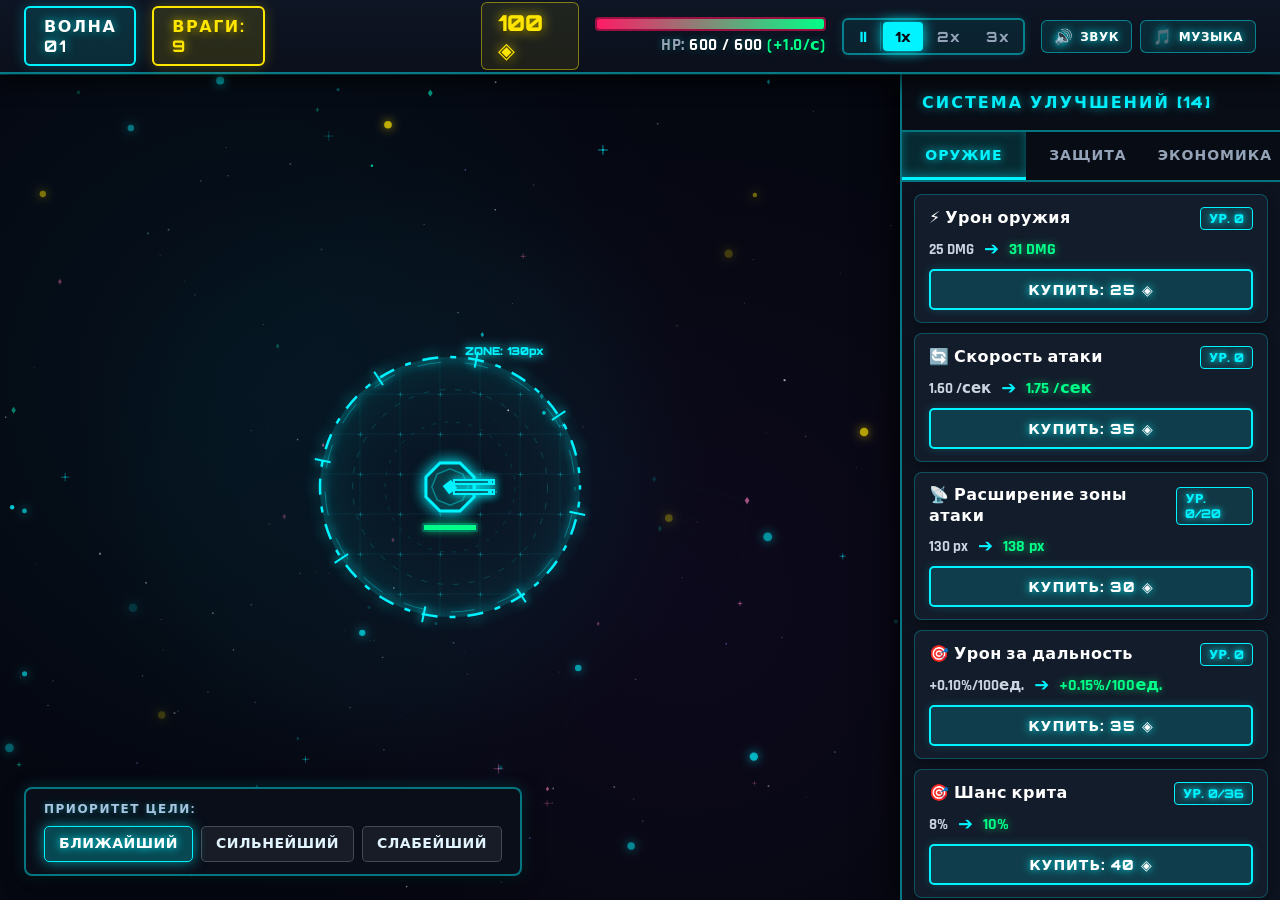
<file: test_builds/index_test_0.1.html>
<!DOCTYPE html>
<html lang="ru">
<head>
  <meta charset="UTF-8">
  <meta name="viewport" content="width=device-width, initial-scale=1.0">
  <title>Geometric Neon Cyberpunk - Tower Defense ECS</title>
  <link rel="preconnect" href="https://fonts.googleapis.com">
  <link rel="preconnect" href="https://fonts.gstatic.com" crossorigin>
  <link href="https://fonts.googleapis.com/css2?family=Orbitron:wght@600;700;800;900&family=Rajdhani:wght@600;700;800&display=swap" rel="stylesheet">
  <style>
/* ==========================================================================
   GEOMETRIC NEON CYBERPUNK THEME - TOWER DEFENSE
   HIGH-READABILITY & HIGH-CONTRAST REFINED STYLESHEET
   ========================================================================== */

:root {
  --bg-main: #06080e;
  --bg-panel: #0d131f;
  --bg-card: #131c2b;
  --bg-card-hover: #1b263b;
  
  --border-neon: rgba(0, 243, 255, 0.45);
  --border-neon-bright: #00f3ff;
  --border-dim: rgba(0, 243, 255, 0.25);
  
  --neon-cyan: #00f3ff;
  --neon-yellow: #ffe600;
  --neon-crimson: #ff1a66;
  --neon-purple: #a824ff;
  --neon-orange: #ff7700;
  --neon-green: #00ff88;

  --text-main: #f8fafc;
  --text-secondary: #cbd5e1;
  --text-dim: #94a3b8;
  --text-cyan: #00f3ff;
  
  --font-cyber: 'Orbitron', 'Segoe UI', system-ui, sans-serif;
  --font-ui: 'Rajdhani', 'Segoe UI', system-ui, sans-serif;
  --font-mono: 'Consolas', 'Courier New', monospace;
}

* {
  box-sizing: border-box;
  margin: 0;
  padding: 0;
  user-select: none;
}

body {
  background-color: var(--bg-main);
  color: var(--text-main);
  font-family: var(--font-ui);
  overflow: hidden;
  height: 100vh;
  width: 100vw;
  display: flex;
  flex-direction: column;
  -webkit-font-smoothing: antialiased;
}

/* ==========================================================================
   GAME CONTAINER & LAYOUT
   ========================================================================== */

#game-app {
  display: flex;
  flex-direction: column;
  width: 100%;
  height: 100%;
  position: relative;
}

/* TOP STATUS HUD */
#top-hud {
  height: 74px;
  background: linear-gradient(180deg, #0e1524 0%, rgba(11, 16, 28, 0.96) 100%);
  border-bottom: 2px solid var(--border-neon);
  box-shadow: 0 6px 25px rgba(0, 0, 0, 0.8), 0 1px 0 rgba(0, 243, 255, 0.3);
  display: flex;
  align-items: center;
  justify-content: space-between;
  padding: 0 24px;
  z-index: 20;
}

.hud-group {
  display: flex;
  align-items: center;
  gap: 16px;
}

.hud-badge {
  font-family: var(--font-cyber);
  font-size: 16px;
  font-weight: 800;
  letter-spacing: 1.5px;
  padding: 8px 18px;
  background: rgba(0, 243, 255, 0.12);
  border: 2px solid var(--neon-cyan);
  border-radius: 6px;
  color: #ffffff;
  text-shadow: 0 0 10px rgba(0, 243, 255, 0.8), 0 2px 4px rgba(0, 0, 0, 0.8);
  box-shadow: 0 0 14px rgba(0, 243, 255, 0.25);
  display: flex;
  align-items: center;
  gap: 6px;
}

.hud-badge.enemies {
  color: #ffe600;
  border-color: var(--neon-yellow);
  background: rgba(255, 230, 0, 0.12);
  text-shadow: 0 0 10px rgba(255, 230, 0, 0.8), 0 2px 4px rgba(0, 0, 0, 0.8);
  box-shadow: 0 0 14px rgba(255, 230, 0, 0.25);
}

.hud-credits {
  font-family: var(--font-cyber);
  font-size: 22px;
  font-weight: 900;
  color: #ffe600;
  text-shadow: 0 0 12px rgba(255, 230, 0, 0.8), 0 2px 4px #000000;
  background: rgba(255, 230, 0, 0.08);
  border: 1.5px solid rgba(255, 230, 0, 0.45);
  border-radius: 6px;
  padding: 6px 16px;
  display: flex;
  align-items: center;
  gap: 8px;
  transition: transform 0.15s ease, color 0.15s ease;
}

.hud-credits.pulse {
  transform: scale(1.18);
  color: #ffffff;
  border-color: #ffffff;
  box-shadow: 0 0 20px #ffe600;
}

/* Intermission countdown centered in top bar */
#intermission-container {
  display: flex;
  flex-direction: column;
  align-items: center;
  width: 320px;
  transition: opacity 0.3s ease;
}

#intermission-container.hidden {
  opacity: 0;
  pointer-events: none;
}

#intermission-text {
  font-family: var(--font-cyber);
  font-size: 14px;
  font-weight: 900;
  color: #ffe600;
  letter-spacing: 2px;
  margin-bottom: 6px;
  text-shadow: 0 0 14px rgba(255, 230, 0, 0.9), 0 2px 4px #000000;
  animation: neon-glow-pulse 1.2s infinite alternate;
}

@keyframes neon-glow-pulse {
  0% { text-shadow: 0 0 10px rgba(255, 230, 0, 0.7); }
  100% { text-shadow: 0 0 20px rgba(255, 230, 0, 1), 0 0 30px rgba(0, 243, 255, 0.6); }
}

.intermission-bar-bg {
  width: 100%;
  height: 12px;
  background: rgba(0, 0, 0, 0.7);
  border: 2px solid rgba(0, 243, 255, 0.45);
  border-radius: 6px;
  overflow: hidden;
  box-shadow: 0 0 12px rgba(0, 243, 255, 0.25), inset 0 2px 4px rgba(0, 0, 0, 0.8);
}

#intermission-bar {
  height: 100%;
  width: 100%;
  background: linear-gradient(90deg, #00f3ff, #ffe600);
  box-shadow: 0 0 15px #00f3ff, 0 0 25px rgba(255, 230, 0, 0.7);
  transition: width 0.1s linear;
}

/* Tower HP Bar */
.hp-container {
  display: flex;
  flex-direction: column;
  width: 250px;
}

.hp-bar-bg {
  width: 100%;
  height: 14px;
  background: rgba(0, 0, 0, 0.7);
  border: 2px solid rgba(255, 26, 102, 0.6);
  border-radius: 4px;
  overflow: hidden;
  box-shadow: inset 0 2px 4px rgba(0, 0, 0, 0.8);
}

#hud-hp-fill {
  width: 100%;
  height: 100%;
  background: linear-gradient(90deg, var(--neon-crimson), var(--neon-green));
  box-shadow: 0 0 12px rgba(0, 255, 136, 0.7);
  transition: width 0.2s ease;
}

#hud-hp-text {
  font-family: var(--font-ui);
  font-size: 16.5px;
  font-weight: 800;
  color: #ffffff;
  text-shadow: 0 1px 3px #000000, 0 0 6px rgba(0, 243, 255, 0.4);
  text-align: right;
  margin-top: 4px;
  letter-spacing: 0.5px;
}

/* Speed Controls Group */
.speed-controls {
  display: flex;
  align-items: center;
  background: rgba(0, 243, 255, 0.08);
  border: 2px solid var(--border-neon);
  border-radius: 6px;
  padding: 2px;
  gap: 2px;
  box-shadow: 0 0 10px rgba(0, 243, 255, 0.15);
}

.speed-btn {
  background: transparent;
  border: none;
  color: #94a3b8;
  padding: 6px 12px;
  border-radius: 4px;
  cursor: pointer;
  font-family: var(--font-cyber);
  font-weight: 800;
  font-size: 14px;
  letter-spacing: 0.5px;
  transition: all 0.15s ease;
}

.speed-btn:hover {
  color: #ffffff;
  background: rgba(0, 243, 255, 0.2);
}

.speed-btn.active {
  background: var(--neon-cyan);
  color: #060912;
  box-shadow: 0 0 14px rgba(0, 243, 255, 0.9);
  font-weight: 900;
  text-shadow: none;
}

.speed-btn.pause-btn {
  padding: 6px 10px;
  color: #00f3ff;
  border-right: 1px solid rgba(0, 243, 255, 0.25);
  border-radius: 4px 0 0 4px;
}

.speed-btn.pause-btn:hover {
  background: rgba(0, 243, 255, 0.25);
  color: #ffffff;
}

.speed-btn.pause-btn.active {
  background: #ff0055;
  color: #ffffff;
  box-shadow: 0 0 16px rgba(255, 0, 85, 0.95);
  border-color: #ff0055;
  animation: pause-pulse 1.2s infinite alternate;
}

@keyframes pause-pulse {
  0% { box-shadow: 0 0 8px rgba(255, 0, 85, 0.6); }
  100% { box-shadow: 0 0 20px rgba(255, 0, 85, 1); }
}

/* Speed and Audio Buttons */
.icon-btn {
  background: rgba(0, 243, 255, 0.12);
  border: 2px solid var(--border-neon);
  color: #ffffff;
  padding: 8px 16px;
  border-radius: 6px;
  cursor: pointer;
  font-family: var(--font-cyber);
  font-weight: 800;
  font-size: 15px;
  letter-spacing: 1px;
  transition: all 0.2s ease;
  text-shadow: 0 0 8px var(--neon-cyan);
}

.icon-btn:hover {
  background: rgba(0, 243, 255, 0.3);
  border-color: var(--neon-cyan);
  box-shadow: 0 0 15px rgba(0, 243, 255, 0.6);
  color: #ffffff;
}

.icon-btn.active {
  background: var(--neon-cyan);
  color: #060912;
  box-shadow: 0 0 20px rgba(0, 243, 255, 0.9);
  text-shadow: none;
}

.icon-btn.muted {
  opacity: 0.6;
}

/* Audio Controls Group (SFX & BGM) */
.audio-controls-group {
  display: flex;
  align-items: center;
  gap: 8px;
}

.audio-btn {
  display: inline-flex;
  align-items: center;
  gap: 6px;
  padding: 6px 12px;
  font-family: var(--font-cyber);
  font-size: 13px;
  font-weight: 800;
  letter-spacing: 0.8px;
  background: rgba(0, 243, 255, 0.1);
  border: 1.5px solid var(--border-neon);
  border-radius: 6px;
  color: #ffffff;
  cursor: pointer;
  transition: all 0.15s ease;
  white-space: nowrap;
  user-select: none;
}

.audio-btn:hover {
  background: rgba(0, 243, 255, 0.25);
  border-color: var(--neon-cyan);
  box-shadow: 0 0 12px rgba(0, 243, 255, 0.5);
}

.audio-btn.muted {
  border-color: rgba(255, 26, 102, 0.5);
  background: rgba(255, 26, 102, 0.1);
  color: #ff8fae;
  box-shadow: none;
  opacity: 0.75;
}

.audio-btn .audio-icon {
  font-size: 15px;
}

.audio-btn .audio-label {
  font-size: 12px;
  letter-spacing: 0.5px;
}



/* ==========================================================================
   MAIN GAMEPLAY VIEW (CANVAS + SIDEBAR)
   ========================================================================== */

#game-viewport {
  flex: 1;
  display: flex;
  position: relative;
  overflow: hidden;
}

/* CANVAS */
#canvas-wrapper {
  flex: 1;
  position: relative;
  display: flex;
  align-items: center;
  justify-content: center;
  background-color: var(--bg-main);
}

#game-canvas {
  width: 100%;
  height: 100%;
  display: block;
}

/* Canvas targeting overlay control */
#strategy-overlay {
  position: absolute;
  bottom: 24px;
  left: 24px;
  display: flex;
  flex-direction: column;
  gap: 10px;
  background: rgba(10, 15, 26, 0.94);
  border: 2px solid var(--border-neon);
  border-radius: 8px;
  padding: 12px 18px;
  backdrop-filter: blur(10px);
  box-shadow: 0 6px 20px rgba(0, 0, 0, 0.7), 0 0 15px rgba(0, 243, 255, 0.2);
  z-index: 10;
}

.overlay-label {
  font-family: var(--font-cyber);
  font-size: 12px;
  letter-spacing: 1.5px;
  color: #a8c5e2;
  font-weight: 900;
  text-shadow: 0 0 6px rgba(0, 243, 255, 0.4);
}

.strat-buttons {
  display: flex;
  gap: 8px;
}

.strat-btn {
  background: rgba(255, 255, 255, 0.06);
  border: 1.5px solid rgba(255, 255, 255, 0.2);
  color: #e2f4ff;
  padding: 8px 14px;
  font-size: 14px;
  font-family: var(--font-ui);
  font-weight: 800;
  letter-spacing: 0.5px;
  cursor: pointer;
  border-radius: 5px;
  transition: all 0.2s ease;
}

.strat-btn:hover {
  border-color: var(--neon-cyan);
  color: #ffffff;
  background: rgba(0, 243, 255, 0.15);
  box-shadow: 0 0 10px rgba(0, 243, 255, 0.3);
}

.strat-btn.active {
  background: rgba(0, 243, 255, 0.25);
  border-color: var(--neon-cyan);
  color: #ffffff;
  box-shadow: 0 0 14px rgba(0, 243, 255, 0.6);
  text-shadow: 0 0 8px var(--neon-cyan);
}

/* ==========================================================================
   UPGRADE SIDEBAR
   ========================================================================== */

#sidebar {
  width: 380px;
  background-color: var(--bg-panel);
  border-left: 2px solid var(--border-neon);
  display: flex;
  flex-direction: column;
  z-index: 15;
  box-shadow: -6px 0 30px rgba(0, 0, 0, 0.7);
}

.sidebar-header {
  padding: 18px 20px;
  border-bottom: 2px solid var(--border-neon);
  font-family: var(--font-cyber);
  font-size: 16px;
  font-weight: 900;
  letter-spacing: 2px;
  color: var(--neon-cyan);
  text-shadow: 0 0 10px rgba(0, 243, 255, 0.6);
  background: rgba(0, 0, 0, 0.3);
}

/* TABS */
.tabs-container {
  display: flex;
  border-bottom: 2px solid var(--border-neon);
  background: rgba(0, 0, 0, 0.35);
}

.tab-btn {
  flex: 1;
  padding: 14px 8px;
  background: transparent;
  border: none;
  border-bottom: 3px solid transparent;
  color: #94a3b8;
  font-family: var(--font-cyber);
  font-size: 14px;
  font-weight: 800;
  letter-spacing: 1px;
  cursor: pointer;
  transition: all 0.2s ease;
}

.tab-btn:hover {
  color: #ffffff;
  background: rgba(0, 243, 255, 0.08);
}

.tab-btn.active {
  color: var(--neon-cyan);
  border-bottom-color: var(--neon-cyan);
  background: rgba(0, 243, 255, 0.12);
  text-shadow: 0 0 10px rgba(0, 243, 255, 0.8);
  box-shadow: inset 0 -3px 10px rgba(0, 243, 255, 0.3);
}

/* UPGRADES LIST */
#upgrades-list {
  flex: 1;
  overflow-y: auto;
  padding: 12px;
  display: flex;
  flex-direction: column;
  gap: 10px;
}

#upgrades-list::-webkit-scrollbar {
  width: 8px;
}

#upgrades-list::-webkit-scrollbar-track {
  background: rgba(0, 0, 0, 0.5);
  border-left: 1px solid rgba(0, 243, 255, 0.15);
}

#upgrades-list::-webkit-scrollbar-thumb {
  background: var(--neon-cyan);
  border-radius: 4px;
  box-shadow: 0 0 10px var(--neon-cyan);
}

/* UPGRADE CARD */
.upgrade-card {
  background-color: var(--bg-card);
  border: 1.5px solid rgba(0, 243, 255, 0.25);
  border-radius: 8px;
  padding: 12px 14px;
  display: flex;
  flex-direction: column;
  gap: 8px;
  box-shadow: 0 3px 12px rgba(0, 0, 0, 0.4);
  transition: all 0.2s ease;
}

.upgrade-card:hover {
  background-color: var(--bg-card-hover);
  border-color: var(--neon-cyan);
  box-shadow: 0 4px 18px rgba(0, 243, 255, 0.25);
}

.upgrade-header {
  display: flex;
  justify-content: space-between;
  align-items: center;
}

.upgrade-title {
  font-family: var(--font-ui);
  font-size: 16px;
  font-weight: 800;
  color: #ffffff;
  letter-spacing: 0.5px;
  display: flex;
  align-items: center;
  gap: 6px;
}

.upgrade-lvl {
  font-family: var(--font-cyber);
  font-size: 12px;
  font-weight: 800;
  padding: 3px 8px;
  background: rgba(0, 243, 255, 0.12);
  border: 1.5px solid var(--neon-cyan);
  border-radius: 4px;
  color: var(--neon-cyan);
  text-shadow: 0 0 6px var(--neon-cyan);
}

.upgrade-stats {
  display: flex;
  align-items: center;
  gap: 10px;
  font-family: var(--font-ui);
  font-size: 15px;
  font-weight: 700;
}

.stat-current {
  color: var(--text-secondary);
}

.stat-arrow {
  color: var(--neon-cyan);
  font-size: 18px;
  font-weight: 900;
}

.stat-next {
  color: var(--neon-green);
  font-size: 16px;
  font-weight: 800;
  text-shadow: 0 0 8px rgba(0, 255, 136, 0.6);
}

.upgrade-buy-btn {
  background: rgba(0, 243, 255, 0.15);
  border: 2px solid var(--neon-cyan);
  color: #ffffff;
  font-family: var(--font-cyber);
  font-size: 14px;
  font-weight: 900;
  padding: 10px 14px;
  border-radius: 5px;
  cursor: pointer;
  letter-spacing: 1px;
  transition: all 0.2s ease;
  display: flex;
  align-items: center;
  justify-content: center;
  gap: 8px;
  text-shadow: 0 0 8px var(--neon-cyan);
  box-shadow: 0 0 10px rgba(0, 243, 255, 0.2);
}

.upgrade-buy-btn:hover:not(:disabled) {
  background: var(--neon-cyan);
  color: #060912;
  box-shadow: 0 0 20px rgba(0, 243, 255, 0.8);
  text-shadow: none;
}

.upgrade-buy-btn.disabled,
.upgrade-buy-btn:disabled {
  opacity: 0.45;
  border-color: rgba(255, 255, 255, 0.12);
  color: #64748b;
  background: rgba(255, 255, 255, 0.04);
  cursor: not-allowed;
  box-shadow: none;
  text-shadow: none;
}

.upgrade-card.maxed {
  border-color: rgba(0, 255, 136, 0.45);
}

.upgrade-card.maxed .upgrade-lvl {
  color: var(--neon-green);
  border-color: rgba(0, 255, 136, 0.6);
  text-shadow: 0 0 6px var(--neon-green);
}

/* ==========================================================================
   GAME OVER MODAL
   ========================================================================== */

.modal-backdrop {
  position: absolute;
  top: 0;
  left: 0;
  width: 100%;
  height: 100%;
  background: rgba(7, 10, 16, 0.92);
  backdrop-filter: blur(12px);
  display: flex;
  align-items: center;
  justify-content: center;
  z-index: 100;
  transition: opacity 0.3s ease;
}

.modal-backdrop.hidden {
  opacity: 0;
  pointer-events: none;
}

.modal-content {
  background: var(--bg-panel);
  border: 3px solid var(--neon-crimson);
  border-radius: 10px;
  padding: 44px 56px;
  display: flex;
  flex-direction: column;
  align-items: center;
  gap: 24px;
  box-shadow: 0 0 50px rgba(255, 26, 102, 0.6), 0 0 100px rgba(0, 0, 0, 0.9);
  text-align: center;
  max-width: 480px;
}

.modal-title {
  font-family: var(--font-cyber);
  font-size: 32px;
  font-weight: 900;
  color: var(--neon-crimson);
  letter-spacing: 4px;
  text-shadow: 0 0 25px rgba(255, 26, 102, 0.9);
}

.modal-body {
  font-family: var(--font-ui);
  font-size: 18px;
  font-weight: 700;
  color: #e2f4ff;
  display: flex;
  flex-direction: column;
  gap: 10px;
  line-height: 1.6;
}

#modal-final-wave {
  font-family: var(--font-cyber);
  font-weight: 900;
  color: var(--neon-cyan);
  text-shadow: 0 0 10px var(--neon-cyan);
}

.modal-btn {
  background: rgba(255, 26, 102, 0.2);
  border: 2px solid var(--neon-crimson);
  color: #ffffff;
  font-family: var(--font-cyber);
  font-size: 16px;
  font-weight: 900;
  letter-spacing: 2px;
  padding: 14px 30px;
  border-radius: 6px;
  cursor: pointer;
  transition: all 0.2s ease;
  box-shadow: 0 0 20px rgba(255, 26, 102, 0.5);
}

.modal-btn:hover {
  background: var(--neon-crimson);
  color: #060912;
  box-shadow: 0 0 35px rgba(255, 26, 102, 0.9);
}

</style>
</head>
<body>
  <div id="game-app">
    <!-- TOP STATUS HUD -->
    <header id="top-hud">
      <div class="hud-group">
        <div id="hud-wave" class="hud-badge">ВОЛНА 01</div>
        <div id="hud-enemies" class="hud-badge enemies">ВРАГИ: 0</div>
      </div>

      <!-- 5-SECOND INTERMISSION COUNTDOWN BAR -->
      <div id="intermission-container" class="hidden">
        <div id="intermission-text">ПЕРЕРЫВ: 5.0s (ВОЛНА 02)</div>
        <div class="intermission-bar-bg">
          <div id="intermission-bar"></div>
        </div>
      </div>

      <!-- CREDITS & HEALTH -->
      <div class="hud-group">
        <div id="hud-credits" class="hud-credits">100 ◈</div>
        
        <div class="hp-container">
          <div class="hp-bar-bg">
            <div id="hud-hp-fill"></div>
          </div>
          <div id="hud-hp-text">600 / 600 (+1.0/с)</div>
        </div>

        <div class="speed-controls" id="speed-controls">
          <button id="btn-pause" class="speed-btn pause-btn" title="Пауза (Пробел / P)">⏸</button>
          <button id="btn-speed-1" class="speed-btn active" data-speed="1" title="Скорость 1x (1)">1x</button>
          <button id="btn-speed-2" class="speed-btn" data-speed="2" title="Скорость 2x (2)">2x</button>
          <button id="btn-speed-3" class="speed-btn" data-speed="3" title="Скорость 3x (3)">3x</button>
        </div>
        <div class="audio-controls-group">
          <button id="btn-sound-sfx" class="icon-btn audio-btn" title="Звуки игры: 100% (Клик: изменить громкость, ПКМ: выкл)">
            <span class="audio-icon">🔊</span>
            <span class="audio-label">ЗВУК</span>
          </button>
          <button id="btn-sound-music" class="icon-btn audio-btn" title="Фоновая музыка: 100% (Клик: изменить громкость, ПКМ: выкл)">
            <span class="audio-icon">🎵</span>
            <span class="audio-label">МУЗЫКА</span>
          </button>
        </div>
      </div>
    </header>

    <!-- MAIN VIEWPORT -->
    <main id="game-viewport">
      <!-- CANVAS WRAPPER -->
      <div id="canvas-wrapper">
        <canvas id="game-canvas"></canvas>

        <!-- TARGET PRIORITY OVERLAY -->
        <div id="strategy-overlay">
          <span class="overlay-label">ПРИОРИТЕТ ЦЕЛИ:</span>
          <div class="strat-buttons">
            <button id="strat-closest" class="strat-btn active">БЛИЖАЙШИЙ</button>
            <button id="strat-strongest" class="strat-btn">СИЛЬНЕЙШИЙ</button>
            <button id="strat-weakest" class="strat-btn">СЛАБЕЙШИЙ</button>
          </div>
        </div>
      </div>

      <!-- UPGRADE DECK SIDEBAR -->
      <aside id="sidebar">
        <div class="sidebar-header">СИСТЕМА УЛУЧШЕНИЙ [14]</div>
        
        <div class="tabs-container">
          <button id="tab-offense" class="tab-btn active">ОРУЖИЕ</button>
          <button id="tab-defense" class="tab-btn">ЗАЩИТА</button>
          <button id="tab-utility" class="tab-btn">ЭКОНОМИКА</button>
        </div>

        <div id="upgrades-list">
          <!-- Dynamic cards rendered by UIManager -->
        </div>
      </aside>
    </main>

    <!-- GAME OVER MODAL -->
    <div id="modal-gameover" class="modal-backdrop hidden">
      <div class="modal-content">
        <h2 class="modal-title">СИСТЕМА СБИТА</h2>
        <div class="modal-body">
          <p>Центральное ядро уничтожено роем.</p>
          <p>Достигнутый рубеж: <span id="modal-final-wave">ВОЛНА 01</span></p>
        </div>
        <button id="btn-restart" class="modal-btn">ПЕРЕЗАПУСТИТЬ СИСТЕМУ</button>
      </div>
    </div>
  </div>

  <!-- ENTRY MODULE -->
  <script>
(function() {
  "use strict";

  // ==================================================
  // Source: src/core/EntityManager.js
  // ==================================================
/**
 * EntityManager.js
 * Manages allocation, lifecycle, and recycling of unique Entity IDs.
 */

class EntityManager {
  constructor() {
    this.nextId = 1;
    this.freeIds = [];
    this.activeEntities = new Set();
  }

  /**
   * Allocate a new unique Entity ID
   * @returns {number}
   */
  createEntity() {
    let id;
    if (this.freeIds.length > 0) {
      id = this.freeIds.pop();
    } else {
      id = this.nextId++;
    }
    this.activeEntities.add(id);
    return id;
  }

  /**
   * Mark an Entity ID as destroyed and reclaim it for reuse
   * @param {number} id
   */
  destroyEntity(id) {
    if (this.activeEntities.has(id)) {
      this.activeEntities.delete(id);
      this.freeIds.push(id);
      return true;
    }
    return false;
  }

  /**
   * Check if an entity is alive
   * @param {number} id
   * @returns {boolean}
   */
  isAlive(id) {
    return this.activeEntities.has(id);
  }

  /**
   * Get all active entity IDs
   * @returns {Set<number>}
   */
  getActiveEntities() {
    return this.activeEntities;
  }

  /**
   * Reset manager state
   */
  clear() {
    this.nextId = 1;
    this.freeIds = [];
    this.activeEntities.clear();
  }
}


  // ==================================================
  // Source: src/core/EventBus.js
  // ==================================================
/**
 * EventBus.js
 * Decoupled publish-subscribe event system for cross-system and UI communication.
 */

class EventBus {
  constructor() {
    this.listeners = new Map();
  }

  /**
   * Subscribe to an event
   * @param {string} event
   * @param {Function} callback
   * @returns {Function} Unsubscribe function
   */
  on(event, callback) {
    if (!this.listeners.has(event)) {
      this.listeners.set(event, new Set());
    }
    this.listeners.get(event).add(callback);

    return () => this.off(event, callback);
  }

  /**
   * Unsubscribe from an event
   * @param {string} event
   * @param {Function} callback
   */
  off(event, callback) {
    const set = this.listeners.get(event);
    if (set) {
      set.delete(callback);
      if (set.size === 0) {
        this.listeners.delete(event);
      }
    }
  }

  /**
   * Publish an event to all subscribers
   * @param {string} event
   * @param {*} data
   */
  emit(event, data) {
    const set = this.listeners.get(event);
    if (set) {
      for (const callback of set) {
        try {
          callback(data);
        } catch (err) {
          console.error(`Error in EventBus listener for event "${event}":`, err);
        }
      }
    }
  }

  /**
   * Remove all listeners
   */
  clear() {
    this.listeners.clear();
  }
}


  // ==================================================
  // Source: src/core/World.js
  // ==================================================
/**
 * World.js
 * Central ECS World managing entities, component pools, systems execution, and deferred cleanup.
 */

class World {
  constructor() {
    this.entityManager = new EntityManager();
    this.eventBus = new EventBus();
    
    // Map<ComponentClass, Map<entityId, componentInstance>>
    this.componentStores = new Map();
    
    // Systems in execution order
    this.systems = [];

    // Entities queued for destruction at the end of the frame
    this.destructionQueue = new Set();

    // Runtime state
    this.isPaused = false;
    this.gameSpeed = 1.0;
    this.isGameOver = false;

    // Viewport dimensions
    this.width = 1200;
    this.height = 800;
  }

  /**
   * Helper to resolve component store key
   * @private
   */
  _getStoreKey(ComponentClass) {
    return ComponentClass;
  }

  /**
   * Helper to ensure component store exists
   * @private
   */
  _getStore(ComponentClass) {
    let store = this.componentStores.get(ComponentClass);
    if (!store) {
      store = new Map();
      this.componentStores.set(ComponentClass, store);
    }
    return store;
  }

  /**
   * Create a new entity ID
   * @returns {number}
   */
  createEntity() {
    return this.entityManager.createEntity();
  }

  /**
   * Attach a component instance to an entity
   * @param {number} entityId
   * @param {Object} componentInstance
   * @returns {Object} componentInstance
   */
  addComponent(entityId, componentInstance) {
    if (!this.entityManager.isAlive(entityId)) {
      console.warn(`Cannot add component to dead or non-existent entity ${entityId}`);
      return componentInstance;
    }
    const ComponentClass = componentInstance.constructor;
    const store = this._getStore(ComponentClass);
    store.set(entityId, componentInstance);
    return componentInstance;
  }

  /**
   * Retrieve a component instance for an entity
   * @param {number} entityId
   * @param {Function} ComponentClass
   * @returns {Object|null}
   */
  getComponent(entityId, ComponentClass) {
    const store = this.componentStores.get(ComponentClass);
    if (!store) return null;
    return store.get(entityId) || null;
  }

  /**
   * Check if an entity has a specific component
   * @param {number} entityId
   * @param {Function} ComponentClass
   * @returns {boolean}
   */
  hasComponent(entityId, ComponentClass) {
    const store = this.componentStores.get(ComponentClass);
    if (!store) return false;
    return store.has(entityId);
  }

  /**
   * Remove a component from an entity
   * @param {number} entityId
   * @param {Function} ComponentClass
   */
  removeComponent(entityId, ComponentClass) {
    const store = this.componentStores.get(ComponentClass);
    if (store) {
      store.delete(entityId);
    }
  }

  /**
   * Query all entities matching ALL specified component classes
   * @param  {...Function} componentClasses
   * @returns {number[]} Array of entity IDs
   */
  getEntitiesWith(...componentClasses) {
    if (componentClasses.length === 0) {
      return Array.from(this.entityManager.getActiveEntities());
    }

    // Find the smallest component pool for optimal iteration
    let smallestStore = null;
    let smallestSize = Infinity;

    for (const CompClass of componentClasses) {
      const store = this.componentStores.get(CompClass);
      if (!store || store.size === 0) {
        return []; // If any component pool is empty, intersection is empty
      }
      if (store.size < smallestSize) {
        smallestSize = store.size;
        smallestStore = store;
      }
    }

    const matches = [];
    for (const entityId of smallestStore.keys()) {
      // Skip queued for destruction
      if (this.destructionQueue.has(entityId)) continue;

      let hasAll = true;
      for (const CompClass of componentClasses) {
        const store = this.componentStores.get(CompClass);
        if (!store || !store.has(entityId)) {
          hasAll = false;
          break;
        }
      }
      if (hasAll) {
        matches.push(entityId);
      }
    }

    return matches;
  }

  /**
   * Queue an entity for deferred removal at the end of the current update tick
   * @param {number} entityId
   */
  destroyEntity(entityId) {
    if (this.entityManager.isAlive(entityId)) {
      this.destructionQueue.add(entityId);
    }
  }

  /**
   * Process deferred entity destructions and clean component pools
   * @private
   */
  _flushDestructionQueue() {
    if (this.destructionQueue.size === 0) return;

    for (const entityId of this.destructionQueue) {
      // Remove all components for this entity
      for (const store of this.componentStores.values()) {
        store.delete(entityId);
      }
      // Reclaim entity ID
      this.entityManager.destroyEntity(entityId);
    }
    this.destructionQueue.clear();
  }

  /**
   * Register a system to run on each frame
   * @param {Object} system
   */
  registerSystem(system) {
    if (typeof system.init === 'function') {
      system.init(this);
    }
    this.systems.push(system);
  }

  /**
   * Update all systems by deltaTime
   * @param {number} deltaTime In seconds
   */
  update(deltaTime) {
    if (this.isPaused) {
      // While paused, only run read-only render systems with 0 delta time
      for (const system of this.systems) {
        if (system.isRenderSystem || system.constructor.name === 'RenderSystem') {
          system.update(this, 0);
        }
      }
      return;
    }

    const scaledDt = deltaTime * this.gameSpeed;

    for (const system of this.systems) {
      system.update(this, scaledDt);
    }

    // Clean up dead entities safely between ticks
    this._flushDestructionQueue();
  }

  /**
   * Reset world and all entities
   */
  clear() {
    this.destructionQueue.clear();
    for (const store of this.componentStores.values()) {
      store.clear();
    }
    this.entityManager.clear();
    this.isGameOver = false;
  }
}


  // ==================================================
  // Source: src/config/GameConfig.js
  // ==================================================
/**
 * GameConfig.js
 * Central configuration for constants, enemy archetypes, visual styles, and upgrades.
 */

const GameConfig = {
  // Canvas and coordinate settings
  canvas: {
    width: 1200,
    height: 800,
    backgroundColor: '#0a0b10',
    gridColor: 'rgba(0, 243, 255, 0.05)',
    gridSize: 40
  },

  // Style palette (Geometric Neon Cyberpunk)
  colors: {
    background: '#0a0b10',
    tower: '#00f3ff',
    towerCore: '#ffffff',
    towerGlow: '#00f3ff',
    rangeRing: 'rgba(0, 243, 255, 0.12)',
    rangeRingBorder: 'rgba(0, 243, 255, 0.35)',
    
    // Enemy colors
    scout: '#ffe600',       // Yellow
    fighter: '#ff0055',     // Crimson / Red
    tank: '#9d00ff',        // Purple
    sniper: '#ff7700',      // Orange

    // Combat & UI
    projectile: '#00f3ff',
    enemyProjectile: '#ff7700',
    critText: '#ffe600',
    normalDamageText: '#ffffff',
    towerDamageText: '#ff0055',
    healthGreen: '#00ff66',
    healthRed: '#ff2255'
  },

  // Tower default base parameters
  tower: {
    radius: 26,
    colliderRadius: 26,
    baseHealth: 600,
    baseRegen: 1.0,
    baseDamage: 25,
    baseAttackSpeed: 1.6, // attacks per second
    baseRange: 130,       // Initial attack zone 2x smaller (130px)
    baseCritChance: 0.08,
    baseCritMultiplier: 1.6,
    baseMultishotCount: 1,
    baseMultishotChance: 0.0,
    basePercentArmor: 0.0,
    baseFlatArmor: 0,
    baseDistanceDamageCoeff: 0.001, // +0.1% damage per unit traveled
    startCredits: 100
  },

  // Enemy archetypes
  enemies: {
    scout: {
      type: 'scout',
      sides: 3,             // Triangle
      radius: 12,
      baseSpeed: 105,
      mass: 1.0,
      baseHp: 40,
      baseDamage: 12,
      baseReward: 10,
      color: '#ffe600',
      glowColor: '#ffe600',
      glowBlur: 10
    },
    fighter: {
      type: 'fighter',
      sides: 4,             // Dart / Sharp diamond
      radius: 11,
      baseSpeed: 155,       // Fast
      mass: 0.7,            // Light mass, pushes away easily
      baseHp: 32,
      baseDamage: 18,
      baseReward: 14,
      color: '#ff0055',
      glowColor: '#ff0055',
      glowBlur: 12
    },
    tank: {
      type: 'tank',
      sides: 6,             // Hexagon
      radius: 22,
      baseSpeed: 52,        // Slow
      mass: 8.0,            // Heavy mass, almost immovable
      baseHp: 220,
      baseDamage: 45,
      baseReward: 35,
      color: '#9d00ff',
      glowColor: '#9d00ff',
      glowBlur: 14
    },
    sniper: {
      type: 'sniper',
      sides: 4,             // Diamond
      radius: 14,
      baseSpeed: 80,
      mass: 1.5,
      baseHp: 75,
      baseDamage: 22,
      baseReward: 25,
      stopDistance: 240,    // Scaled for tighter base perimeter
      shootInterval: 2.8,   // Shoots every 2.8s
      initialAimDelay: 0.45, // Aiming delay before first shot so tower has reaction time
      projectileSpeed: 220,
      color: '#ff7700',
      glowColor: '#ff7700',
      glowBlur: 12
    },

    // 1. Пентагон «Эгида» (Aegis) - Turquoise pentagon, slow, defensive 50% dome
    aegis: {
      type: 'aegis',
      sides: 5,             // Pentagon
      radius: 19,
      baseSpeed: 48,        // Slow fortress
      mass: 4.5,
      baseHp: 180,
      baseDamage: 25,
      baseReward: 40,
      shieldDomeRadius: 115,
      damageReduction: 0.50, // 50% damage reduction for allies inside dome
      color: '#00e5ff',
      glowColor: '#00e5ff',
      glowBlur: 14
    },

    // 2. Фрактал «Сплиттер» (Splitter) - Green triangle fractal, splits on death
    splitter: {
      type: 'splitter',
      sides: 3,             // Triangle fractal
      radius: 14,
      baseSpeed: 82,
      mass: 1.2,
      baseHp: 65,
      baseDamage: 18,
      baseReward: 25,
      color: '#00ff66',
      glowColor: '#00ff66',
      glowBlur: 12
    },
    splitter_shard: {
      type: 'splitter_shard',
      sides: 3,             // Fast small triangle shard
      radius: 7,
      baseSpeed: 185,       // Fast sprint to tower
      mass: 0.4,
      baseHp: 18,
      baseDamage: 10,
      baseReward: 6,
      color: '#39ff14',
      glowColor: '#39ff14',
      glowBlur: 8
    },

    // 3. Вектор «Блинкер» (Blinker) - White lightning vector, 2s teleport dash
    blinker: {
      type: 'blinker',
      sides: 4,             // Zigzag lightning
      radius: 13,
      baseSpeed: 95,
      mass: 0.8,
      baseHp: 52,
      baseDamage: 18,
      baseReward: 22,
      blinkInterval: 2.0,   // Blinks every 2s
      blinkDistance: 75,    // 75px dash
      color: '#ffffff',
      glowColor: '#00ffff',
      glowBlur: 14
    },

    // 4. Системный Босс: Архитектор (Boss: The Architect) - Giant star fractal with rotating shields
    boss_architect: {
      type: 'boss_architect',
      sides: 8,             // Star fractal
      radius: 38,
      baseSpeed: 30,        // Imposing slow march
      mass: 30.0,
      baseHp: 1600,         // Scaled heavily by wave
      baseDamage: 65,       // High contact damage
      baseReward: 350,
      color: '#ff00aa',
      glowColor: '#ff00ff',
      glowBlur: 22,
      shieldCount: 6,
      shieldOrbitRadius: 78,
      shieldOrbitSpeed: 1.2
    },
    boss_shield: {
      type: 'boss_shield',
      sides: 6,
      radius: 12,
      baseSpeed: 0,
      mass: 15.0,
      baseHp: 140,          // Segment HP
      baseDamage: 10,
      baseReward: 15,
      color: '#00f3ff',
      glowColor: '#00f3ff',
      glowBlur: 12
    }
  },

  // Waves & pacing rules
  waves: {
    intermissionDuration: 5.0, // 5 seconds intermission phase
    speedJitterMin: -0.07,     // -7%
    speedJitterMax: 0.07,      // +7%
    hpScaleFactor: 1.10,       // HP = BaseHP * (1.10 ^ (Wave - 1))
    damageScaleFactor: 1.07,   // Damage = BaseDmg * (1.07 ^ (Wave - 1))
    waveBaseReward: 50,
    waveRewardGrowth: 25
  },

  // Physics separation constants
  physics: {
    separationPushStrength: 0.65
  },

  // Projectile settings
  projectile: {
    speed: 550,
    radius: 4,
    maxLifetime: 2.5
  },

  // 12 Upgrades configuration
  upgrades: {
    // OFFENSE
    damage: {
      id: 'damage',
      category: 'offense',
      name: 'Урон оружия',
      icon: '⚡',
      baseCost: 25,
      costMultiplier: 1.25,
      valuePerLevel: 6,
      format: (val) => `${val.toFixed(0)} DMG`
    },
    attackSpeed: {
      id: 'attackSpeed',
      category: 'offense',
      name: 'Скорость атаки',
      icon: '🔄',
      baseCost: 35,
      costMultiplier: 1.28,
      valuePerLevel: 0.15,
      format: (val) => `${val.toFixed(2)} /сек`
    },
    range: {
      id: 'range',
      category: 'offense',
      name: 'Расширение зоны атаки',
      icon: '📡',
      baseCost: 30,
      costMultiplier: 1.25,
      valuePerLevel: 8, // +8px radius per level (reduced from 20px)
      maxLevel: 20, // max 290px (prevents zone from spilling off-screen)
      format: (val) => `${val.toFixed(0)} px`
    },
    distanceDamage: {
      id: 'distanceDamage',
      category: 'offense',
      name: 'Урон за дальность',
      icon: '🎯',
      baseCost: 35,
      costMultiplier: 1.28,
      valuePerLevel: 0.0005, // +0.0005 per unit per level
      format: (val) => `+${(val * 100).toFixed(2)}%/100ед.`
    },
    critChance: {
      id: 'critChance',
      category: 'offense',
      name: 'Шанс крита',
      icon: '🎯',
      baseCost: 40,
      costMultiplier: 1.32,
      valuePerLevel: 0.02, // +2%
      maxLevel: 36, // up to 80%
      format: (val) => `${(val * 100).toFixed(0)}%`
    },
    critDamage: {
      id: 'critDamage',
      category: 'offense',
      name: 'Крит. урон',
      icon: '💥',
      baseCost: 45,
      costMultiplier: 1.30,
      valuePerLevel: 0.25, // +25%
      format: (val) => `${val.toFixed(2)}x`
    },
    multishotChance: {
      id: 'multishotChance',
      category: 'offense',
      name: 'Шанс мультивыстрела',
      icon: '✨',
      baseCost: 45,
      costMultiplier: 1.30,
      valuePerLevel: 0.015, // +1.5% per level (reduced from 5%)
      maxLevel: 25, // up to 37.5%
      format: (val) => `${(val * 100).toFixed(1)}%`
    },
    multishotTargets: {
      id: 'multishotTargets',
      category: 'offense',
      name: 'Цели мультивыстрела',
      icon: '🔱',
      baseCost: 80,
      costMultiplier: 1.70,
      valuePerLevel: 1, // +1 projectile
      maxLevel: 5,
      format: (val) => `+${val} цели`
    },

    // DEFENSE
    maxHealth: {
      id: 'maxHealth',
      category: 'defense',
      name: 'Макс. прочность',
      icon: '🛡️',
      baseCost: 30,
      costMultiplier: 1.25,
      valuePerLevel: 80,
      format: (val) => `${val.toFixed(0)} HP`
    },
    armorPercent: {
      id: 'armorPercent',
      category: 'defense',
      name: 'Броня %',
      icon: '🔷',
      baseCost: 40,
      costMultiplier: 1.32,
      valuePerLevel: 0.03, // +3%
      maxLevel: 28, // soft cap around 85%
      format: (val) => `${Math.min(85, val * 100).toFixed(0)}%`
    },
    flatArmor: {
      id: 'flatArmor',
      category: 'defense',
      name: 'Поглощение урона',
      icon: '🧱',
      baseCost: 35,
      costMultiplier: 1.28,
      valuePerLevel: 3, // -3 damage flat
      format: (val) => `-${val.toFixed(0)} DMG`
    },
    healthRegen: {
      id: 'healthRegen',
      category: 'defense',
      name: 'Регенерация HP',
      icon: '💚',
      baseCost: 40,
      costMultiplier: 1.30,
      valuePerLevel: 1.5, // +1.5 HP/sec
      format: (val) => `+${val.toFixed(1)}/сек`
    },

    // UTILITY / ECONOMY
    killCashBonus: {
      id: 'killCashBonus',
      category: 'utility',
      name: 'Бонус за убийства',
      icon: '🪙',
      baseCost: 40,
      costMultiplier: 1.28,
      valuePerLevel: 0.12, // +12% kill multiplier
      format: (val) => `+${((val - 1.0) * 100).toFixed(0)}%`
    },
    waveCashBonus: {
      id: 'waveCashBonus',
      category: 'utility',
      name: 'Бонус за волну',
      icon: '💎',
      baseCost: 50,
      costMultiplier: 1.30,
      valuePerLevel: 0.15, // +15% wave multiplier
      format: (val) => `+${((val - 1.0) * 100).toFixed(0)}%`
    }
  }
};


  // ==================================================
  // Source: src/components/TransformComponent.js
  // ==================================================
/**
 * TransformComponent.js
 * Pure DTO: position and orientation in 2D space.
 */

class TransformComponent {
  constructor(x = 0, y = 0, rotation = 0) {
    this.x = x;
    this.y = y;
    this.rotation = rotation;
  }
}


  // ==================================================
  // Source: src/components/VelocityComponent.js
  // ==================================================
/**
 * VelocityComponent.js
 * Pure DTO: velocity vectors and speed metrics.
 */

class VelocityComponent {
  constructor(vx = 0, vy = 0, baseSpeed = 100, currentSpeed = 100) {
    this.vx = vx;
    this.vy = vy;
    this.baseSpeed = baseSpeed;
    this.currentSpeed = currentSpeed;
  }
}


  // ==================================================
  // Source: src/components/CircleColliderComponent.js
  // ==================================================
/**
 * CircleColliderComponent.js
 * Pure DTO: circle collision boundary, mass, and static flag.
 */

class CircleColliderComponent {
  constructor(radius = 15, mass = 1.0, isStatic = false) {
    this.radius = radius;
    this.mass = mass;
    this.isStatic = isStatic;
  }
}


  // ==================================================
  // Source: src/components/HealthComponent.js
  // ==================================================
/**
 * HealthComponent.js
 * Pure DTO: hit points and passive regeneration rate.
 */

class HealthComponent {
  constructor(current = 100, max = 100, regenRate = 0) {
    this.current = current;
    this.max = max;
    this.regenRate = regenRate;
  }
}


  // ==================================================
  // Source: src/components/ArmorComponent.js
  // ==================================================
/**
 * ArmorComponent.js
 * Pure DTO: defensive mitigation stats (percent and flat reduction).
 */

class ArmorComponent {
  constructor(percentReduction = 0, flatReduction = 0) {
    this.percentReduction = percentReduction;
    this.flatReduction = flatReduction;
  }
}


  // ==================================================
  // Source: src/components/AttackComponent.js
  // ==================================================
/**
 * AttackComponent.js
 * Pure DTO: offensive capabilities and weapon cooldown.
 */

class AttackComponent {
  constructor(
    damage = 25,
    attackSpeed = 1.6,
    range = 260,
    cooldown = 0,
    critChance = 0.08,
    critMultiplier = 1.6,
    multishotCount = 1,
    multishotChance = 0.0,
    distanceBonus = 0.001
  ) {
    this.damage = damage;
    this.attackSpeed = attackSpeed;
    this.range = range;
    this.cooldown = cooldown;
    this.critChance = critChance;
    this.critMultiplier = critMultiplier;
    this.multishotCount = multishotCount;
    this.multishotChance = multishotChance;
    this.distanceBonus = distanceBonus;
  }
}


  // ==================================================
  // Source: src/components/TargetComponent.js
  // ==================================================
/**
 * TargetComponent.js
 * Pure DTO: target tracking and prioritization heuristic.
 */

class TargetComponent {
  constructor(targetEntityId = null, strategy = 'closest') {
    this.targetEntityId = targetEntityId;
    this.strategy = strategy; // 'closest' | 'strongest' | 'weakest'
  }
}


  // ==================================================
  // Source: src/components/RenderComponent.js
  // ==================================================
/**
 * RenderComponent.js
 * Pure DTO: geometric rendering attributes and neon bloom effects.
 */

class RenderComponent {
  constructor(
    shape = 'polygon',
    sides = 4,
    radius = 15,
    color = '#00f3ff',
    glowColor = '#00f3ff',
    glowBlur = 10
  ) {
    this.shape = shape; // 'circle' | 'polygon' | 'projectile' | 'tower'
    this.sides = sides;
    this.radius = radius;
    this.color = color;
    this.glowColor = glowColor;
    this.glowBlur = glowBlur;
  }
}


  // ==================================================
  // Source: src/components/TowerComponent.js
  // ==================================================
/**
 * TowerComponent.js
 * Pure DTO: tag component identifying the central player tower.
 */

class TowerComponent {
  constructor() {
    this.isTower = true;
  }
}


  // ==================================================
  // Source: src/components/EnemyComponent.js
  // ==================================================
/**
 * EnemyComponent.js
 * Pure DTO: enemy metadata, type archetype, reward value, and sniper state.
 */

class EnemyComponent {
  constructor(
    type = 'scout',
    baseReward = 10,
    isSniper = false,
    shootCooldown = 0,
    shootInterval = 2.8,
    stopDistance = 240,
    rotationSpeed = 0,
    damage = 15,
    meleeInterval = 1.0,
    shieldDomeRadius = 0
  ) {
    this.type = type; // 'scout' | 'fighter' | 'tank' | 'sniper' | 'aegis' | 'splitter' | 'splitter_shard' | 'blinker' | 'boss_architect' | 'boss_shield'
    this.baseReward = baseReward;
    this.isSniper = isSniper;
    this.shootCooldown = shootCooldown;
    this.shootInterval = shootInterval;
    this.stopDistance = stopDistance;
    this.rotationSpeed = rotationSpeed;
    this.damage = damage;
    this.meleeCooldown = 0; // ready on first contact
    this.meleeInterval = meleeInterval; // strikes every 1.0s while contacting tower

    // Aegis defensive aura dome
    this.shieldDomeRadius = shieldDomeRadius;

    // Blinker teleport dash
    this.blinkCooldown = 2.0;

    // Boss Architect orbital shield ring
    this.shieldIds = null;
    this.shieldOrbitRadius = 0;
    this.shieldOrbitSpeed = 0;
    this.shieldOrbitAngle = 0;

    // Splitter shard scatter burst duration (backward & sideways impulse before homing)
    this.scatterTimer = 0;
  }
}


  // ==================================================
  // Source: src/components/ProjectileComponent.js
  // ==================================================
/**
 * ProjectileComponent.js
 * Pure DTO: projectile trajectory state, lifetime counter, and damage payload.
 */

class ProjectileComponent {
  constructor(
    sourceEntityId = null,
    targetEntityId = null,
    lifetime = 0,
    maxLifetime = 2.5,
    damage = 25,
    isCrit = false,
    isEnemy = false,
    originX = 0,
    originY = 0,
    distanceBonus = 0
  ) {
    this.sourceEntityId = sourceEntityId;
    this.targetEntityId = targetEntityId;
    this.lifetime = lifetime;
    this.maxLifetime = maxLifetime;
    this.damage = damage;
    this.isCrit = isCrit;
    this.isEnemy = isEnemy;
    this.originX = originX;
    this.originY = originY;
    this.distanceBonus = distanceBonus;
  }
}


  // ==================================================
  // Source: src/components/EconomyComponent.js
  // ==================================================
/**
 * EconomyComponent.js
 * Pure DTO: player credit balance and economic multipliers.
 */

class EconomyComponent {
  constructor(credits = 100, killMultiplier = 1.0, waveMultiplier = 1.0) {
    this.credits = credits;
    this.killMultiplier = killMultiplier;
    this.waveMultiplier = waveMultiplier;
  }
}


  // ==================================================
  // Source: src/systems/MovementSystem.js
  // ==================================================
/**
 * MovementSystem.js
 * Updates entity positions and orientations strictly based on velocity vectors.
 */

class MovementSystem {
  init(world) {
    // When an entity dies, immediately disconnect homing on all projectiles targeting it
    world.eventBus.on('ENTITY_DIED', (event) => {
      const targetedProjectiles = world.getEntitiesWith(ProjectileComponent);
      for (const id of targetedProjectiles) {
        const proj = world.getComponent(id, ProjectileComponent);
        if (proj && proj.targetEntityId === event.entityId) {
          proj.targetEntityId = null;
        }
      }
    });
  }

  update(world, deltaTime) {
    // 1. Locate tower position and core collider radius
    const towerEntities = world.getEntitiesWith(TowerComponent, TransformComponent, CircleColliderComponent);
    let towerX = world.width / 2;
    let towerY = world.height / 2;
    let towerRadius = 26;

    if (towerEntities.length > 0) {
      const towerTrans = world.getComponent(towerEntities[0], TransformComponent);
      const towerCol = world.getComponent(towerEntities[0], CircleColliderComponent);
      towerX = towerTrans.x;
      towerY = towerTrans.y;
      if (towerCol) towerRadius = towerCol.radius;
    }

    // 2. Steer marching enemies towards tower (stopping and pressing up against core collider)
    const enemyEntities = world.getEntitiesWith(EnemyComponent, TransformComponent, VelocityComponent);
    for (const id of enemyEntities) {
      const transform = world.getComponent(id, TransformComponent);
      const velocity = world.getComponent(id, VelocityComponent);
      const enemyComp = world.getComponent(id, EnemyComponent);

      // Boss shield segments are locked to boss orbit, do not march independently
      if (enemyComp.type === 'boss_shield') {
        velocity.vx = 0;
        velocity.vy = 0;
        continue;
      }

      // Check if sniper is stopped at perimeter (handled by SniperAISystem)
      if (enemyComp.isSniper && enemyComp.isStopped) {
        velocity.vx = 0;
        velocity.vy = 0;
        continue;
      }

      // Check if enemy is in scatter burst phase (e.g. Splitter shards scattering backwards & to the sides)
      if (enemyComp.scatterTimer > 0) {
        enemyComp.scatterTimer -= deltaTime;
        if (enemyComp.rotationSpeed && enemyComp.rotationSpeed !== 0) {
          transform.rotation += enemyComp.rotationSpeed * deltaTime;
        }
        // Smoothly decelerate scatter impulse towards normal speed
        const damp = Math.pow(0.35, deltaTime);
        velocity.vx *= damp;
        velocity.vy *= damp;
        continue;
      }

      const dx = towerX - transform.x;
      const dy = towerY - transform.y;
      const dist = Math.hypot(dx, dy);

      const col = world.getComponent(id, CircleColliderComponent);
      const enemyRadius = col ? col.radius : 12;
      const stopDist = towerRadius + enemyRadius;

      // Handle Blinker 2-second teleport dash and projectile lock clearing
      if (enemyComp.type === 'blinker') {
        enemyComp.blinkCooldown = (enemyComp.blinkCooldown !== undefined ? enemyComp.blinkCooldown : 2.0) - deltaTime;
        if (enemyComp.blinkCooldown <= 0) {
          enemyComp.blinkCooldown = 2.0;
          if (dist > stopDist) {
            const teleportDist = Math.min(85, dist - stopDist);
            const nx = dx / dist;
            const ny = dy / dist;
            const oldX = transform.x;
            const oldY = transform.y;
            transform.x += nx * teleportDist;
            transform.y += ny * teleportDist;

            // Drop homing targeting locks from all active player projectiles targeting this blinker
            const targetedProjectiles = world.getEntitiesWith(ProjectileComponent);
            for (const pId of targetedProjectiles) {
              const proj = world.getComponent(pId, ProjectileComponent);
              if (proj && proj.targetEntityId === id) {
                proj.targetEntityId = null;
              }
            }

            world.eventBus.emit('BLINKER_DASH', {
              entityId: id,
              fromX: oldX,
              fromY: oldY,
              toX: transform.x,
              toY: transform.y
            });
          }
        }
      }

      if (dist > stopDist) {
        velocity.vx = (dx / dist) * velocity.currentSpeed;
        velocity.vy = (dy / dist) * velocity.currentSpeed;

        if (enemyComp.rotationSpeed && enemyComp.rotationSpeed !== 0) {
          transform.rotation += enemyComp.rotationSpeed * deltaTime;
        } else {
          transform.rotation = Math.atan2(dy, dx);
        }
      } else {
        // Enemy is pressing up against the tower core collider!
        velocity.vx = 0;
        velocity.vy = 0;

        // Clamp position firmly to the outer surface of the tower's core collider
        const safeDist = dist > 0.0001 ? dist : 0.0001;
        const nx = (transform.x - towerX) / safeDist;
        const ny = (transform.y - towerY) / safeDist;
        transform.x = towerX + nx * stopDist;
        transform.y = towerY + ny * stopDist;

        if (enemyComp.rotationSpeed && enemyComp.rotationSpeed !== 0) {
          transform.rotation += enemyComp.rotationSpeed * deltaTime;
        } else {
          // Point directly into the core
          transform.rotation = Math.atan2(dy, dx);
        }
      }
    }

    // 3. Steer homing player projectiles toward their target
    const targetedProjectiles = world.getEntitiesWith(ProjectileComponent, TransformComponent, VelocityComponent);
    for (const id of targetedProjectiles) {
      const proj = world.getComponent(id, ProjectileComponent);
      if (proj.targetEntityId && !proj.isEnemy) {
        const isTargetAlive = world.entityManager.isAlive(proj.targetEntityId) &&
                              !world.destructionQueue.has(proj.targetEntityId);
        const targetHealth = world.getComponent(proj.targetEntityId, HealthComponent);
        const isEnemy = world.hasComponent(proj.targetEntityId, EnemyComponent);

        if (!isTargetAlive || !targetHealth || targetHealth.current <= 0 || !isEnemy) {
          // Target died or was destroyed: disconnect homing permanently!
          // Projectile keeps its current velocity vector and flies straight forward.
          proj.targetEntityId = null;
        } else {
          const targetTrans = world.getComponent(proj.targetEntityId, TransformComponent);
          if (targetTrans) {
            const trans = world.getComponent(id, TransformComponent);
            const velocity = world.getComponent(id, VelocityComponent);
            const dx = targetTrans.x - trans.x;
            const dy = targetTrans.y - trans.y;
            const dist = Math.hypot(dx, dy);
            if (dist > 1) {
              velocity.vx = (dx / dist) * velocity.currentSpeed;
              velocity.vy = (dy / dist) * velocity.currentSpeed;
              trans.rotation = Math.atan2(dy, dx);
            }
          }
        }
      }
    }

    // 4. Integrate velocity into transform for all moving entities
    const movingEntities = world.getEntitiesWith(TransformComponent, VelocityComponent);
    for (const id of movingEntities) {
      const transform = world.getComponent(id, TransformComponent);
      const velocity = world.getComponent(id, VelocityComponent);

      transform.x += velocity.vx * deltaTime;
      transform.y += velocity.vy * deltaTime;
    }

    // 4.5 Update orbiting shield segments for Boss Architect
    for (const id of enemyEntities) {
      const enemyComp = world.getComponent(id, EnemyComponent);
      if (enemyComp && enemyComp.type === 'boss_architect') {
        const bossTrans = world.getComponent(id, TransformComponent);
        if (!bossTrans) continue;

        enemyComp.shieldOrbitAngle = (enemyComp.shieldOrbitAngle || 0) + (enemyComp.shieldOrbitSpeed || 1.25) * deltaTime;
        const orbitR = enemyComp.shieldOrbitRadius || 78;
        const shieldIds = enemyComp.shieldIds || [];
        const totalSlots = enemyComp.shieldCount || shieldIds.length;

        for (let i = 0; i < shieldIds.length; i++) {
          const sId = shieldIds[i];
          if (sId !== null && world.entityManager.isAlive(sId) && !world.destructionQueue.has(sId)) {
            const sTrans = world.getComponent(sId, TransformComponent);
            if (sTrans) {
              const segAngle = enemyComp.shieldOrbitAngle + (i / totalSlots) * Math.PI * 2;
              sTrans.x = bossTrans.x + Math.cos(segAngle) * orbitR;
              sTrans.y = bossTrans.y + Math.sin(segAngle) * orbitR;
              sTrans.rotation = segAngle + Math.PI / 2;
            }
          }
        }
      }
    }

    // 5. Clean up projectiles flying off-screen (bounds + 80px margin)
    const allProjectiles = world.getEntitiesWith(ProjectileComponent, TransformComponent);
    for (const id of allProjectiles) {
      const trans = world.getComponent(id, TransformComponent);
      if (trans.x < -80 || trans.x > world.width + 80 || trans.y < -80 || trans.y > world.height + 80) {
        world.destroyEntity(id);
      }
    }
  }
}


  // ==================================================
  // Source: src/systems/PhysicsSeparationSystem.js
  // ==================================================
/**
 * PhysicsSeparationSystem.js
 * Prevents swarm clustering by applying soft-elastic mass-weighted repulsion
 * between overlapping circle colliders.
 */

class PhysicsSeparationSystem {
  update(world, deltaTime) {
    const pushStrength = GameConfig.physics.separationPushStrength || 0.65;
    const dynamicColliders = world.getEntitiesWith(TransformComponent, CircleColliderComponent)
      .filter(id => {
        const col = world.getComponent(id, CircleColliderComponent);
        return !col.isStatic;
      });

    const count = dynamicColliders.length;

    // 1. Pairwise collision resolution between dynamic bodies
    if (count >= 2) {
      for (let i = 0; i < count; i++) {
        const idA = dynamicColliders[i];
        const transA = world.getComponent(idA, TransformComponent);
        const colA = world.getComponent(idA, CircleColliderComponent);

        for (let j = i + 1; j < count; j++) {
          const idB = dynamicColliders[j];
          const transB = world.getComponent(idB, TransformComponent);
          const colB = world.getComponent(idB, CircleColliderComponent);

          const dx = transB.x - transA.x;
          const dy = transB.y - transA.y;
          const dist = Math.hypot(dx, dy);
          const minDist = colA.radius + colB.radius;

          if (dist < minDist) {
            // If perfectly overlapping, create a slight random divergence
            const safeDist = dist > 0.0001 ? dist : 0.0001;
            const nx = dist > 0.0001 ? dx / safeDist : (Math.random() - 0.5);
            const ny = dist > 0.0001 ? dy / safeDist : (Math.random() - 0.5);

            const overlap = minDist - safeDist;
            const totalMass = (colA.mass || 1) + (colB.mass || 1);

            // Inverse mass weighting: heavier body moves less, lighter body moves more
            const weightA = (colB.mass || 1) / totalMass;
            const weightB = (colA.mass || 1) / totalMass;

            const shift = overlap * pushStrength;

            transA.x -= nx * shift * weightA;
            transA.y -= ny * shift * weightA;

            transB.x += nx * shift * weightB;
            transB.y += ny * shift * weightB;
          }
        }
      }
    }

    // 2. Resolve dynamic colliders against central static tower core collider
    const towers = world.getEntitiesWith(TowerComponent, TransformComponent, CircleColliderComponent);
    if (towers.length > 0) {
      const towerTrans = world.getComponent(towers[0], TransformComponent);
      const towerCol = world.getComponent(towers[0], CircleColliderComponent);

      for (let i = 0; i < count; i++) {
        const id = dynamicColliders[i];
        const trans = world.getComponent(id, TransformComponent);
        const col = world.getComponent(id, CircleColliderComponent);

        const dx = trans.x - towerTrans.x;
        const dy = trans.y - towerTrans.y;
        const dist = Math.hypot(dx, dy);
        const minDist = towerCol.radius + col.radius;

        if (dist < minDist) {
          const safeDist = dist > 0.0001 ? dist : 0.0001;
          const nx = dx / safeDist;
          const ny = dy / safeDist;
          trans.x = towerTrans.x + nx * minDist;
          trans.y = towerTrans.y + ny * minDist;
        }
      }
    }
  }
}


  // ==================================================
  // Source: src/systems/TargetingSystem.js
  // ==================================================
/**
 * TargetingSystem.js
 * Scans for enemies within tower range and assigns targets based on strategy.
 */

class TargetingSystem {
  init(world) {
    // Clear targeted entity on death
    world.eventBus.on('ENTITY_DIED', (event) => {
      const towers = world.getEntitiesWith(TowerComponent, TargetComponent);
      for (const tId of towers) {
        const targetComp = world.getComponent(tId, TargetComponent);
        if (targetComp && targetComp.targetEntityId === event.entityId) {
          targetComp.targetEntityId = null;
        }
      }
    });
  }

  update(world, deltaTime) {
    const towers = world.getEntitiesWith(TowerComponent, AttackComponent, TargetComponent, TransformComponent);
    if (towers.length === 0) return;

    const towerId = towers[0];
    const towerTrans = world.getComponent(towerId, TransformComponent);
    const attack = world.getComponent(towerId, AttackComponent);
    const targetComp = world.getComponent(towerId, TargetComponent);

    // 1. Calculate in-flight damage targeted at each enemy by active player projectiles
    const inFlightDamage = new Map();
    const projEntities = world.getEntitiesWith(ProjectileComponent);
    for (const pId of projEntities) {
      const proj = world.getComponent(pId, ProjectileComponent);
      if (proj && !proj.isEnemy && proj.targetEntityId) {
        inFlightDamage.set(proj.targetEntityId, (inFlightDamage.get(proj.targetEntityId) || 0) + (proj.damage || 0));
      }
    }

    // 2. Get all alive enemies strictly within attack range
    const enemyEntities = world.getEntitiesWith(EnemyComponent, TransformComponent, HealthComponent);
    const candidates = [];

    for (const enemyId of enemyEntities) {
      if (world.destructionQueue.has(enemyId)) continue;
      const enemyTrans = world.getComponent(enemyId, TransformComponent);
      const enemyHealth = world.getComponent(enemyId, HealthComponent);

      if (!enemyHealth || enemyHealth.current <= 0 || !enemyTrans) continue;

      const dist = Math.hypot(enemyTrans.x - towerTrans.x, enemyTrans.y - towerTrans.y);
      if (dist <= attack.range) {
        const inFlight = inFlightDamage.get(enemyId) || 0;
        candidates.push({
          id: enemyId,
          dist,
          health: enemyHealth.current,
          effectiveHp: enemyHealth.current - inFlight,
          x: enemyTrans.x,
          y: enemyTrans.y
        });
      }
    }

    if (candidates.length === 0) {
      targetComp.targetEntityId = null;
      return;
    }

    // 3. Predictive targeting: prioritize enemies that still need damage (effectiveHp > 0)
    const needyCandidates = candidates.filter(c => c.effectiveHp > 0);
    const pool = needyCandidates.length > 0 ? needyCandidates : candidates;

    // 4. Sort pool according to active strategy
    const strategy = targetComp.strategy || 'closest';
    if (strategy === 'closest') {
      pool.sort((a, b) => a.dist - b.dist);
    } else if (strategy === 'strongest') {
      pool.sort((a, b) => b.health - a.health);
    } else if (strategy === 'weakest') {
      pool.sort((a, b) => a.health - b.health);
    }

    const chosen = pool[0];
    targetComp.targetEntityId = chosen.id;

    // Rotate tower gun towards target
    const angle = Math.atan2(chosen.y - towerTrans.y, chosen.x - towerTrans.x);
    towerTrans.rotation = angle;
  }
}


  // ==================================================
  // Source: src/systems/SniperAISystem.js
  // ==================================================
/**
 * SniperAISystem.js
 * Controls long-range sniper enemies: halts them at the tower attack perimeter
 * and handles their ranged firing loop against the tower.
 */

class SniperAISystem {
  update(world, deltaTime) {
    const towers = world.getEntitiesWith(TowerComponent, TransformComponent, AttackComponent);
    if (towers.length === 0) return;

    const towerId = towers[0];
    const towerTrans = world.getComponent(towerId, TransformComponent);
    const towerAttack = world.getComponent(towerId, AttackComponent);

    const snipers = world.getEntitiesWith(EnemyComponent, TransformComponent, VelocityComponent)
      .filter(id => world.getComponent(id, EnemyComponent).isSniper);

    // Dynamically calculate stop distance tied to tower attack range (90% of range, max 240px)
    // Ensures snipers always stop within player attack zone regardless of upgrade path
    const currentRange = towerAttack ? towerAttack.range : GameConfig.tower.baseRange;
    const maxStopDist = GameConfig.enemies.sniper.stopDistance || 240;
    const stopDistance = Math.min(maxStopDist, Math.floor(currentRange * 0.90));

    for (const sniperId of snipers) {
      const enemy = world.getComponent(sniperId, EnemyComponent);
      const sniperTrans = world.getComponent(sniperId, TransformComponent);
      const velocity = world.getComponent(sniperId, VelocityComponent);

      const dx = towerTrans.x - sniperTrans.x;
      const dy = towerTrans.y - sniperTrans.y;
      const dist = Math.hypot(dx, dy);

      // Check perimeter threshold
      if (dist <= stopDistance) {
        if (!enemy.isStopped) {
          enemy.isStopped = true;
          // Initial aiming delay before first shot so tower has at least 0.3-0.45s to kill the sniper
          const aimDelay = GameConfig.enemies.sniper.initialAimDelay || 0.45;
          enemy.shootCooldown = Math.max(enemy.shootCooldown, aimDelay);
        }
        velocity.vx = 0;
        velocity.vy = 0;

        // Face towards the tower
        sniperTrans.rotation = Math.atan2(dy, dx);

        // Firing cycle
        if (enemy.shootCooldown > 0) {
          enemy.shootCooldown -= deltaTime;
        }

        if (enemy.shootCooldown <= 0) {
          enemy.shootCooldown = enemy.shootInterval || 2.8;
          this._fireSniperProjectile(world, sniperId, sniperTrans, towerId, towerTrans, enemy.damage);
        }
      } else {
        // Resume approach if pushed away or if tower range changed
        enemy.isStopped = false;
      }
    }
  }

  _fireSniperProjectile(world, sniperId, sniperTrans, towerId, towerTrans, scaledDamage) {
    const projId = world.createEntity();
    const dx = towerTrans.x - sniperTrans.x;
    const dy = towerTrans.y - sniperTrans.y;
    const dist = Math.hypot(dx, dy) || 1;
    const speed = GameConfig.enemies.sniper.projectileSpeed || 220;

    const vx = (dx / dist) * speed;
    const vy = (dy / dist) * speed;
    const angle = Math.atan2(dy, dx);

    const damage = scaledDamage || GameConfig.enemies.sniper.baseDamage || 22;

    world.addComponent(projId, new TransformComponent(sniperTrans.x, sniperTrans.y, angle));
    world.addComponent(projId, new VelocityComponent(vx, vy, speed, speed));
    world.addComponent(projId, new ProjectileComponent(
      sniperId,
      towerId,
      0,
      4.0, // maxLifetime
      damage,
      false, // isCrit
      true   // isEnemy = true
    ));
    world.addComponent(projId, new CircleColliderComponent(5, 0.1, false));
    world.addComponent(projId, new RenderComponent(
      'projectile',
      0,
      5,
      GameConfig.colors.enemyProjectile,
      GameConfig.colors.enemyProjectile,
      12
    ));

    world.eventBus.emit('ENEMY_SNIPER_SHOT', {
      sourceId: sniperId,
      x: sniperTrans.x,
      y: sniperTrans.y
    });
  }
}


  // ==================================================
  // Source: src/systems/WeaponSystem.js
  // ==================================================
/**
 * WeaponSystem.js
 * Manages attack timers, calculates critical strikes and multishot spreads,
 * and instantiates projectile entities.
 */

class WeaponSystem {
  update(world, deltaTime) {
    const towers = world.getEntitiesWith(TowerComponent, AttackComponent, TargetComponent, TransformComponent);
    if (towers.length === 0) return;

    const towerId = towers[0];
    const attack = world.getComponent(towerId, AttackComponent);
    const targetComp = world.getComponent(towerId, TargetComponent);
    const towerTrans = world.getComponent(towerId, TransformComponent);

    // Decrement attack cooldown
    if (attack.cooldown > 0) {
      attack.cooldown -= deltaTime;
    }

    if (attack.cooldown > 0) {
      return;
    }

    // 1. Calculate in-flight damage targeted at each enemy by player projectiles
    const inFlightDamage = new Map();
    const projEntities = world.getEntitiesWith(ProjectileComponent);
    for (const pId of projEntities) {
      const proj = world.getComponent(pId, ProjectileComponent);
      if (proj && !proj.isEnemy && proj.targetEntityId) {
        inFlightDamage.set(proj.targetEntityId, (inFlightDamage.get(proj.targetEntityId) || 0) + (proj.damage || 0));
      }
    }

    // 2. Scan for all living enemies strictly within attack range
    const enemyEntities = world.getEntitiesWith(EnemyComponent, TransformComponent, HealthComponent);
    const enemiesInRange = [];

    for (const enemyId of enemyEntities) {
      if (world.destructionQueue.has(enemyId)) continue;
      const eHealth = world.getComponent(enemyId, HealthComponent);
      const eTrans = world.getComponent(enemyId, TransformComponent);
      if (!eHealth || eHealth.current <= 0 || !eTrans) continue;

      const dist = Math.hypot(eTrans.x - towerTrans.x, eTrans.y - towerTrans.y);
      if (dist <= attack.range) {
        const inFlight = inFlightDamage.get(enemyId) || 0;
        enemiesInRange.push({
          id: enemyId,
          trans: eTrans,
          health: eHealth.current,
          effectiveHp: eHealth.current - inFlight,
          dist
        });
      }
    }

    if (enemiesInRange.length === 0) {
      targetComp.targetEntityId = null;
      return;
    }

    // 3. Predictive filtering: prioritize enemies that need damage
    const needyEnemies = enemiesInRange.filter(e => e.effectiveHp > 0);
    if (needyEnemies.length === 0) {
      // All enemies in range are already slated to die from incoming bullets!
      // Hold fire so we don't waste shots or send stray bullets into the void.
      return;
    }

    // Sort needy enemies according to targeting strategy
    const strategy = targetComp.strategy || 'closest';
    if (strategy === 'closest') {
      needyEnemies.sort((a, b) => a.dist - b.dist);
    } else if (strategy === 'strongest') {
      needyEnemies.sort((a, b) => b.health - a.health);
    } else if (strategy === 'weakest') {
      needyEnemies.sort((a, b) => a.health - b.health);
    }

    // Keep primary target consistent if it is in needyEnemies
    const primaryIndex = needyEnemies.findIndex(e => e.id === targetComp.targetEntityId);
    if (primaryIndex > 0) {
      const [primary] = needyEnemies.splice(primaryIndex, 1);
      needyEnemies.unshift(primary);
    } else if (primaryIndex === -1 && needyEnemies.length > 0) {
      targetComp.targetEntityId = needyEnemies[0].id;
    }

    const primaryTarget = needyEnemies[0];

    // Reset cooldown based on attack speed (attacks per second)
    attack.cooldown = 1 / Math.max(0.1, attack.attackSpeed);

    // Calculate critical hit
    const isCrit = Math.random() < attack.critChance;
    const baseDamage = attack.damage;
    const finalDamage = isCrit ? Math.round(baseDamage * attack.critMultiplier) : baseDamage;

    // Multishot calculation
    const triggersMultishot = Math.random() < attack.multishotChance;
    const maxCapacity = triggersMultishot ? 1 + Math.max(1, attack.multishotCount) : 1;

    // STRICT CONSTRAINT: Fired shots cannot exceed the number of actual targets in range needing damage.
    // 1 target in range -> 1 shot. 2 targets in range -> at most 2 shots, etc.
    const shotsToFire = Math.min(maxCapacity, needyEnemies.length);

    // Rotate tower gun towards the primary target
    towerTrans.rotation = Math.atan2(primaryTarget.trans.y - towerTrans.y, primaryTarget.trans.x - towerTrans.x);

    // Spawn 1 projectile for each distinct target in range
    for (let i = 0; i < shotsToFire; i++) {
      const target = needyEnemies[i];
      this._spawnProjectile(world, towerId, towerTrans, target.id, target.trans, finalDamage, isCrit, attack.distanceBonus);
    }

    // Notify event bus for sound and feedback
    world.eventBus.emit('PROJECTILE_FIRED', {
      sourceId: towerId,
      targetId: primaryTarget.id,
      isCrit,
      shotsCount: shotsToFire
    });
  }

  _spawnProjectile(world, towerId, towerTrans, targetId, targetTrans, damage, isCrit, distanceBonus = 0) {
    const projId = world.createEntity();
    const dx = targetTrans.x - towerTrans.x;
    const dy = targetTrans.y - towerTrans.y;
    const dist = Math.hypot(dx, dy) || 1;
    const speed = GameConfig.projectile.speed;

    const vx = (dx / dist) * speed;
    const vy = (dy / dist) * speed;
    const angle = Math.atan2(dy, dx);

    world.addComponent(projId, new TransformComponent(towerTrans.x, towerTrans.y, angle));
    world.addComponent(projId, new VelocityComponent(vx, vy, speed, speed));
    world.addComponent(projId, new ProjectileComponent(
      towerId,
      targetId,
      0,
      GameConfig.projectile.maxLifetime,
      damage,
      isCrit,
      false, // player projectile
      towerTrans.x,
      towerTrans.y,
      distanceBonus
    ));
    world.addComponent(projId, new CircleColliderComponent(GameConfig.projectile.radius, 0.1, false));
    world.addComponent(projId, new RenderComponent(
      'projectile',
      0,
      GameConfig.projectile.radius,
      isCrit ? GameConfig.colors.critText : GameConfig.colors.projectile,
      isCrit ? '#ffe600' : '#00f3ff',
      isCrit ? 16 : 10
    ));
  }
}


  // ==================================================
  // Source: src/systems/CollisionSystem.js
  // ==================================================
/**
 * CollisionSystem.js
 * Detects physical overlaps between projectiles, enemies, and the central tower.
 * Purely detects contacts and dispatches collision events via EventBus.
 */

class CollisionSystem {
  update(world, deltaTime) {
    const towers = world.getEntitiesWith(TowerComponent, TransformComponent, CircleColliderComponent);
    const hasTower = towers.length > 0;
    const towerId = hasTower ? towers[0] : null;
    const towerTrans = hasTower ? world.getComponent(towerId, TransformComponent) : null;
    const towerCol = hasTower ? world.getComponent(towerId, CircleColliderComponent) : null;

    const projectiles = world.getEntitiesWith(ProjectileComponent, TransformComponent, CircleColliderComponent);
    const enemies = world.getEntitiesWith(EnemyComponent, TransformComponent, CircleColliderComponent, HealthComponent);

    // 1. Process projectiles
    for (const projId of projectiles) {
      const proj = world.getComponent(projId, ProjectileComponent);
      const projTrans = world.getComponent(projId, TransformComponent);
      const projCol = world.getComponent(projId, CircleColliderComponent);

      proj.lifetime += deltaTime;

      // Check max lifetime expiration
      if (proj.lifetime >= proj.maxLifetime) {
        world.destroyEntity(projId);
        continue;
      }

      if (!proj.isEnemy) {
        // Player projectile hitting enemies
        let hit = false;
        for (const enemyId of enemies) {
          const enemyHealth = world.getComponent(enemyId, HealthComponent);
          if (enemyHealth.current <= 0) continue;

          const enemyTrans = world.getComponent(enemyId, TransformComponent);
          const enemyCol = world.getComponent(enemyId, CircleColliderComponent);

          const dist = Math.hypot(enemyTrans.x - projTrans.x, enemyTrans.y - projTrans.y);
          if (dist <= projCol.radius + enemyCol.radius) {
            // Distance damage scaling: damage increases slightly per unit traveled from origin
            const traveledDist = Math.hypot(projTrans.x - (proj.originX || projTrans.x), projTrans.y - (proj.originY || projTrans.y));
            const distMultiplier = 1 + (traveledDist * (proj.distanceBonus || 0));
            const finalDamage = Math.max(1, Math.round(proj.damage * distMultiplier));

            world.eventBus.emit('PROJECTILE_HIT', {
              projectileId: projId,
              targetId: enemyId,
              damage: finalDamage,
              isCrit: proj.isCrit,
              hitX: projTrans.x,
              hitY: projTrans.y
            });
            world.destroyEntity(projId);
            hit = true;
            break;
          }
        }
        if (hit) continue;
      } else {
        // Enemy projectile hitting the tower
        if (hasTower) {
          const dist = Math.hypot(towerTrans.x - projTrans.x, towerTrans.y - projTrans.y);
          if (dist <= projCol.radius + towerCol.radius) {
            world.eventBus.emit('TOWER_HIT', {
              projectileId: projId,
              damage: proj.damage,
              hitX: projTrans.x,
              hitY: projTrans.y
            });
            world.destroyEntity(projId);
            continue;
          }
        }
      }
    }

    // 2. Process enemy body contact with tower (periodic melee gnaw attack every 1 second)
    if (hasTower) {
      for (const enemyId of enemies) {
        const enemyHealth = world.getComponent(enemyId, HealthComponent);
        if (enemyHealth.current <= 0) continue;

        const enemyComp = world.getComponent(enemyId, EnemyComponent);
        if (!enemyComp || enemyComp.isSniper || enemyComp.type === 'boss_shield') continue; // Snipers shoot from afar, boss shields are armor

        const enemyTrans = world.getComponent(enemyId, TransformComponent);
        const enemyCol = world.getComponent(enemyId, CircleColliderComponent);

        const dist = Math.hypot(towerTrans.x - enemyTrans.x, towerTrans.y - enemyTrans.y);
        const contactDist = towerCol.radius + enemyCol.radius + 3; // 3px contact tolerance

        if (dist <= contactDist) {
          if (enemyComp.meleeCooldown > 0) {
            enemyComp.meleeCooldown -= deltaTime;
          }

          // Strike the core every 1.0s while contacting
          if (enemyComp.meleeCooldown <= 0) {
            enemyComp.meleeCooldown = enemyComp.meleeInterval || 1.0;

            world.eventBus.emit('TOWER_CONTACT', {
              enemyId,
              hitX: enemyTrans.x,
              hitY: enemyTrans.y
            });
          }
        } else {
          // Reset cooldown so next contact hits immediately
          enemyComp.meleeCooldown = 0;
        }
      }
    }
  }
}


  // ==================================================
  // Source: src/systems/DamageSystem.js
  // ==================================================
/**
 * DamageSystem.js
 * Applies mitigation formulas (flat defense and percent armor capped at 85%),
 * updates health, executes passive regeneration, and triggers death / game over events.
 */

class DamageSystem {
  init(world) {
    // 1. Listen for player projectile hitting enemy
    world.eventBus.on('PROJECTILE_HIT', (event) => {
      this._applyDamageToEntity(world, event.targetId, event.damage, event.isCrit, event.hitX, event.hitY);
    });

    // 2. Listen for sniper projectile hitting tower
    world.eventBus.on('TOWER_HIT', (event) => {
      const towers = world.getEntitiesWith(TowerComponent);
      if (towers.length > 0) {
        this._applyDamageToEntity(world, towers[0], event.damage, false, event.hitX, event.hitY);
      }
    });

    // 3. Listen for enemy ramming tower
    world.eventBus.on('TOWER_CONTACT', (event) => {
      const towers = world.getEntitiesWith(TowerComponent);
      if (towers.length > 0) {
        // Calculate contact damage based on scaled enemy damage
        const enemyComp = world.getComponent(event.enemyId, EnemyComponent);
        const enemyType = enemyComp ? enemyComp.type : 'scout';
        const contactDamage = (enemyComp && enemyComp.damage) ? enemyComp.damage : (GameConfig.enemies[enemyType]?.baseDamage || 15);
        this._applyDamageToEntity(world, towers[0], contactDamage, false, event.hitX, event.hitY);
      }
    });
  }

  update(world, deltaTime) {
    // Passive health regeneration
    const healthEntities = world.getEntitiesWith(HealthComponent);
    for (const id of healthEntities) {
      const health = world.getComponent(id, HealthComponent);
      if (health.current > 0 && health.current < health.max && health.regenRate > 0) {
        health.current = Math.min(health.max, health.current + health.regenRate * deltaTime);
      }
    }
  }

  _applyDamageToEntity(world, targetId, rawDamage, isCrit, hitX, hitY) {
    const health = world.getComponent(targetId, HealthComponent);
    if (!health || health.current <= 0) return;

    const armor = world.getComponent(targetId, ArmorComponent);
    const isTower = world.hasComponent(targetId, TowerComponent);

    // Armor mitigation: flat subtraction followed by capped percentage reduction
    const flatRed = armor ? (armor.flatReduction || 0) : 0;
    const rawPct = armor ? (armor.percentReduction || 0) : 0;
    const cappedPct = Math.min(0.85, rawPct); // Soft cap at 85%

    const damageAfterFlat = Math.max(1, rawDamage - flatRed);
    let netDamage = Math.max(1, Math.round(damageAfterFlat * (1 - cappedPct)));

    // Aegis Dome Defense: 50% damage reduction for all enemies inside an active Aegis dome
    if (!isTower) {
      const aegises = world.getEntitiesWith(EnemyComponent, TransformComponent);
      const targetTrans = world.getComponent(targetId, TransformComponent);
      if (targetTrans) {
        let insideAegisDome = false;
        for (const aId of aegises) {
          const aComp = world.getComponent(aId, EnemyComponent);
          if (aComp && aComp.type === 'aegis') {
            const aTrans = world.getComponent(aId, TransformComponent);
            if (aTrans) {
              const domeR = aComp.shieldDomeRadius || 115;
              const d = Math.hypot(targetTrans.x - aTrans.x, targetTrans.y - aTrans.y);
              if (d <= domeR) {
                insideAegisDome = true;
                break;
              }
            }
          }
        }
        if (insideAegisDome) {
          netDamage = Math.max(1, Math.round(netDamage * 0.5));
        }
      }
    }

    health.current -= netDamage;

    // Get position for particle/text feedback
    const trans = world.getComponent(targetId, TransformComponent);
    const posX = hitX !== undefined ? hitX : (trans ? trans.x : 0);
    const posY = hitY !== undefined ? hitY : (trans ? trans.y : 0);

    world.eventBus.emit('DAMAGE_DEALT', {
      targetId,
      netDamage,
      isCrit: !!isCrit,
      isTower,
      x: posX,
      y: posY
    });

    if (isTower) {
      world.eventBus.emit('TOWER_DAMAGED', {
        currentHp: health.current,
        maxHp: health.max,
        damageTaken: netDamage
      });
    }

    // Death check
    if (health.current <= 0) {
      health.current = 0;
      const enemyComp = world.getComponent(targetId, EnemyComponent);

      world.eventBus.emit('ENTITY_DIED', {
        entityId: targetId,
        isTower,
        isEnemy: !isTower,
        enemyType: enemyComp ? enemyComp.type : null,
        baseReward: enemyComp ? enemyComp.baseReward : 0,
        x: posX,
        y: posY
      });

      // Splitter: explodes into 3 fast triangular shards at death position
      if (enemyComp && enemyComp.type === 'splitter') {
        world.eventBus.emit('SPLITTER_SPLIT', {
          x: posX,
          y: posY
        });
      }

      // Boss Architect: destroy any remaining orbiting shield segments
      if (enemyComp && enemyComp.type === 'boss_architect' && enemyComp.shieldIds) {
        for (const sId of enemyComp.shieldIds) {
          if (world.entityManager.isAlive(sId)) {
            world.destroyEntity(sId);
          }
        }
      }

      if (isTower) {
        world.isGameOver = true;
        world.isPaused = true;
        world.eventBus.emit('GAME_OVER', {
          reason: 'TOWER_DESTROYED'
        });
      } else {
        world.destroyEntity(targetId);
      }
    }
  }
}


  // ==================================================
  // Source: src/systems/WaveSystem.js
  // ==================================================
/**
 * WaveSystem.js
 * Manages wave scheduling, onboarding pacing curves, micro-jitter speed variance,
 * 5-second intermission break countdowns, and mathematical stat scaling.
 */

class WaveSystem {
  constructor() {
    this.currentWave = 1;
    this.state = 'ACTIVE'; // Wave 1 starts immediately
    this.intermissionTimer = 0;
    this.intermissionDuration = GameConfig.waves.intermissionDuration || 5.0;

    this.spawnQueue = [];
    this.spawnInterval = 1.2;
    this.spawnTimer = 0.3; // First enemy spawns in 0.3s
    this.totalEnemiesInWave = 0;
    this.enemiesSpawned = 0;
  }

  init(world) {
    world.eventBus.on('SPLITTER_SPLIT', (event) => {
      this._spawnSplitterShards(world, event.x, event.y);
    });
  }

  startFirstWave(world) {
    this.currentWave = 1;
    this._startWave(world);
  }

  update(world, deltaTime) {
    if (world.isGameOver) return;

    if (this.state === 'INTERMISSION') {
      this.intermissionTimer -= deltaTime;

      world.eventBus.emit('INTERMISSION_TICK', {
        remaining: Math.max(0, this.intermissionTimer),
        duration: this.intermissionDuration,
        progress: Math.max(0, this.intermissionTimer) / this.intermissionDuration,
        nextWave: this.currentWave
      });

      if (this.intermissionTimer <= 0) {
        this._startWave(world);
      }
    } else if (this.state === 'ACTIVE') {
      // 1. Spawning
      this.spawnTimer -= deltaTime;
      if (this.spawnTimer <= 0 && this.spawnQueue.length > 0) {
        const nextType = this.spawnQueue.shift();
        this._spawnEnemy(world, nextType);
        this.enemiesSpawned++;
        this.spawnTimer = this.spawnInterval;

        world.eventBus.emit('WAVE_PROGRESS', {
          wave: this.currentWave,
          spawned: this.enemiesSpawned,
          total: this.totalEnemiesInWave,
          alive: world.getEntitiesWith(EnemyComponent).length
        });
      }

      // 2. Wave Completion Check
      const activeEnemies = world.getEntitiesWith(EnemyComponent);
      if (this.spawnQueue.length === 0 && activeEnemies.length === 0) {
        this._completeWave(world);
      }
    }
  }

  _startWave(world) {
    this.state = 'ACTIVE';
    this.spawnQueue = this._generateWaveEnemies(this.currentWave);
    this.totalEnemiesInWave = this.spawnQueue.length;
    this.enemiesSpawned = 0;
    this.spawnInterval = this._calculateSpawnInterval(this.currentWave);
    this.spawnTimer = 0.5; // Short delay before first spawn

    world.eventBus.emit('WAVE_STARTED', {
      wave: this.currentWave,
      totalEnemies: this.totalEnemiesInWave
    });
  }

  _completeWave(world) {
    world.eventBus.emit('WAVE_COMPLETED', {
      wave: this.currentWave
    });

    this.currentWave++;
    this.state = 'INTERMISSION';
    this.intermissionDuration = GameConfig.waves.intermissionDuration || 5.0; // 5-second break phase
    this.intermissionTimer = this.intermissionDuration;

    world.eventBus.emit('INTERMISSION_STARTED', {
      duration: this.intermissionDuration,
      nextWave: this.currentWave
    });
  }

  /**
   * Generates enemy sequence matching onboarding curve and high-wave scaling
   */
  _generateWaveEnemies(wave) {
    const list = [];

    // Boss Waves: Every 10th wave (10, 20, 30...) features the Architect Boss
    if (wave % 10 === 0) {
      list.push('boss_architect');
      return list;
    }

    if (wave === 1) {
      // Wave 1: 9 basic scouts
      for (let i = 0; i < 9; i++) list.push('scout');
    } else if (wave === 2) {
      // Wave 2: 12 scouts
      for (let i = 0; i < 12; i++) list.push('scout');
    } else if (wave === 3) {
      // Wave 3: 16 scouts
      for (let i = 0; i < 16; i++) list.push('scout');
    } else if (wave === 4) {
      // Wave 4: First Fighters (speed test) + scouts
      for (let i = 0; i < 10; i++) list.push('scout');
      for (let i = 0; i < 6; i++) list.push('fighter');
    } else if (wave === 5) {
      // Wave 5: Debut of Pentagon Aegis (exactly 1 unit) + scouts & fighters
      for (let i = 0; i < 10; i++) list.push('scout');
      for (let i = 0; i < 6; i++) list.push('fighter');
      list.push('aegis'); // Exactly 1 on Wave 5
    } else if (wave === 6) {
      // Wave 6: Debut of Fractal Splitter (1 unit) + Tanks
      for (let i = 0; i < 10; i++) list.push('scout');
      for (let i = 0; i < 5; i++) list.push('fighter');
      for (let i = 0; i < 2; i++) list.push('tank');
      list.push('aegis');
      list.push('splitter');
    } else if (wave === 7) {
      // Wave 7: Debut of Vector Blinker (1 unit)
      for (let i = 0; i < 10; i++) list.push('scout');
      for (let i = 0; i < 5; i++) list.push('fighter');
      for (let i = 0; i < 3; i++) list.push('tank');
      list.push('aegis');
      list.push('splitter');
      list.push('blinker');
    } else if (wave === 8) {
      // Wave 8: Debut of Snipers + combined roster
      for (let i = 0; i < 9; i++) list.push('scout');
      for (let i = 0; i < 5; i++) list.push('fighter');
      for (let i = 0; i < 3; i++) list.push('tank');
      for (let i = 0; i < 3; i++) list.push('sniper');
      list.push('aegis');
      list.push('splitter');
      list.push('blinker');
    } else if (wave === 9) {
      // Wave 9: Intense combined pre-boss wave
      for (let i = 0; i < 10; i++) list.push('scout');
      for (let i = 0; i < 6; i++) list.push('fighter');
      for (let i = 0; i < 3; i++) list.push('tank');
      for (let i = 0; i < 3; i++) list.push('sniper');
      list.push('aegis');
      list.push('splitter');
      list.push('blinker');
      list.push('blinker');
    } else {
      // Wave 11+: High wave scaling with calibrated special enemy counts
      const baseCount = 20 + (wave - 10) * 3;

      // Aegis: 1 on w5, 2-3 on w15, max 4
      const aegisCount = Math.min(4, Math.max(1, Math.floor(1 + (wave - 5) / 5)));
      // Splitter: rare unique unit, 1-3
      const splitterCount = Math.min(3, Math.max(1, Math.floor(1 + (wave - 6) / 6)));
      // Blinker: 2-4
      const blinkerCount = Math.min(4, Math.max(1, Math.floor(1 + (wave - 7) / 4)));

      for (let i = 0; i < aegisCount; i++) list.push('aegis');
      for (let i = 0; i < splitterCount; i++) list.push('splitter');
      for (let i = 0; i < blinkerCount; i++) list.push('blinker');

      const regularCount = Math.max(12, baseCount - aegisCount - splitterCount - blinkerCount);
      const scoutCount = Math.floor(regularCount * 0.35);
      const fighterCount = Math.floor(regularCount * 0.25);
      const tankCount = Math.floor(regularCount * 0.22);
      const sniperCount = Math.max(1, regularCount - scoutCount - fighterCount - tankCount);

      for (let i = 0; i < scoutCount; i++) list.push('scout');
      for (let i = 0; i < fighterCount; i++) list.push('fighter');
      for (let i = 0; i < tankCount; i++) list.push('tank');
      for (let i = 0; i < sniperCount; i++) list.push('sniper');
    }

    // Shuffle queue slightly so enemy types interleave smoothly
    for (let i = list.length - 1; i > 0; i--) {
      const j = Math.floor(Math.random() * (i + 1));
      [list[i], list[j]] = [list[j], list[i]];
    }

    return list;
  }

  _calculateSpawnInterval(wave) {
    if (wave === 1) return 1.35; // Low density for early onboarding
    if (wave <= 3) return 1.05;
    if (wave <= 6) return 0.85;
    return Math.max(0.45, 0.80 - (wave - 6) * 0.03);
  }

  _spawnEnemy(world, type) {
    const archetype = GameConfig.enemies[type];
    if (!archetype) return;

    const enemyId = world.createEntity();
    const w = world.width || 1200;
    const h = world.height || 800;
    const centerX = w / 2;
    const centerY = h / 2;

    // Radial spawn: spawn at a uniform distance outside the visible screen corners
    // Guarantees all enemies travel identical distance to the tower core from any direction (fixes 16:9 pacing imbalance)
    const cornerDist = Math.hypot(w / 2, h / 2);
    const spawnMargin = 40;
    const spawnRadius = cornerDist + spawnMargin;

    const spawnAngle = Math.random() * Math.PI * 2;
    const spawnX = centerX + Math.cos(spawnAngle) * spawnRadius;
    const spawnY = centerY + Math.sin(spawnAngle) * spawnRadius;

    // 1. Micro-jitter speed variation (±5% to ±8%)
    const jitterMin = GameConfig.waves.speedJitterMin || -0.07;
    const jitterMax = GameConfig.waves.speedJitterMax || 0.07;
    const jitter = 1 + (jitterMin + Math.random() * (jitterMax - jitterMin));
    const finalSpeed = archetype.baseSpeed * jitter;

    // 2. Exponential stat scaling for higher waves
    // HP = BaseHP * (1.10 ^ (Wave - 1))
    // Damage = BaseDmg * (1.07 ^ (Wave - 1))
    const wave = this.currentWave;
    const hpMultiplier = Math.pow(GameConfig.waves.hpScaleFactor, wave - 1);
    const scaledHp = Math.round(archetype.baseHp * hpMultiplier);

    const dmgMultiplier = Math.pow(GameConfig.waves.damageScaleFactor, wave - 1);
    const scaledDamage = Math.max(1, Math.round(archetype.baseDamage * dmgMultiplier));

    const isSniper = archetype.type === 'sniper';

    // Sniper stop distance dynamically adapts to tower attack range
    // Ensures snipers always stop within player attack zone (e.g. 90% of range, max 240px)
    let stopDistance = archetype.stopDistance || 240;
    if (isSniper) {
      const towers = world.getEntitiesWith(TowerComponent, AttackComponent);
      const towerAttack = towers.length > 0 ? world.getComponent(towers[0], AttackComponent) : null;
      const currentTowerRange = towerAttack ? towerAttack.range : GameConfig.tower.baseRange;
      stopDistance = Math.min(archetype.stopDistance || 240, Math.floor(currentTowerRange * 0.90));
    }

    // Rotation: scout, tank, aegis, boss rotate smoothly; fighter, sniper, splitter, blinker point forward
    let rotSpeed = 0;
    if (archetype.type === 'scout') {
      rotSpeed = (Math.random() < 0.5 ? -1 : 1) * (1.2 + Math.random() * 1.6); // 1.2 to 2.8 rad/s
    } else if (archetype.type === 'tank') {
      rotSpeed = (Math.random() < 0.5 ? -1 : 1) * (0.4 + Math.random() * 0.6); // 0.4 to 1.0 rad/s
    } else if (archetype.type === 'aegis') {
      rotSpeed = (Math.random() < 0.5 ? -1 : 1) * 0.5;
    } else if (archetype.type === 'boss_architect') {
      rotSpeed = (Math.random() < 0.5 ? -1 : 1) * 0.4;
    }

    const angleToCenter = Math.atan2(centerY - spawnY, centerX - spawnX);
    const initialRotation = (archetype.type === 'scout' || archetype.type === 'tank' || archetype.type === 'aegis' || archetype.type === 'boss_architect')
      ? Math.random() * Math.PI * 2
      : angleToCenter;

    world.addComponent(enemyId, new TransformComponent(spawnX, spawnY, initialRotation));
    world.addComponent(enemyId, new VelocityComponent(0, 0, archetype.baseSpeed, finalSpeed));
    world.addComponent(enemyId, new CircleColliderComponent(archetype.radius, archetype.mass, false));
    world.addComponent(enemyId, new HealthComponent(scaledHp, scaledHp, 0));
    world.addComponent(enemyId, new ArmorComponent(0, 0));
    world.addComponent(enemyId, new RenderComponent(
      'polygon',
      archetype.sides,
      archetype.radius,
      archetype.color,
      archetype.glowColor,
      archetype.glowBlur
    ));

    const enemyComp = new EnemyComponent(
      archetype.type,
      archetype.baseReward,
      isSniper,
      isSniper ? (GameConfig.enemies.sniper.initialAimDelay || 0.45) : 0, // initial shootCooldown
      archetype.shootInterval || 2.8,
      stopDistance,
      rotSpeed,
      scaledDamage,
      1.0,
      archetype.shieldDomeRadius || 0
    );

    // If Boss Architect: spawn physical rotating shield segments
    if (archetype.type === 'boss_architect') {
      const shieldCount = wave >= 20 ? 8 : (archetype.shieldCount || 6);
      const orbitR = archetype.shieldOrbitRadius || 78;
      const orbitSpeed = archetype.shieldOrbitSpeed || 1.25;
      const shieldArchetype = GameConfig.enemies.boss_shield;
      const shieldHp = Math.round(shieldArchetype.baseHp * hpMultiplier);

      const shieldIds = [];
      for (let i = 0; i < shieldCount; i++) {
        const shieldAngle = (i / shieldCount) * Math.PI * 2;
        const sx = spawnX + Math.cos(shieldAngle) * orbitR;
        const sy = spawnY + Math.sin(shieldAngle) * orbitR;

        const sId = world.createEntity();
        world.addComponent(sId, new TransformComponent(sx, sy, shieldAngle + Math.PI / 2));
        world.addComponent(sId, new VelocityComponent(0, 0, 0, 0));
        world.addComponent(sId, new CircleColliderComponent(shieldArchetype.radius, shieldArchetype.mass, true)); // isStatic: true
        world.addComponent(sId, new HealthComponent(shieldHp, shieldHp, 0));
        world.addComponent(sId, new ArmorComponent(0, 0));
        world.addComponent(sId, new RenderComponent(
          'shield_segment',
          shieldArchetype.sides,
          shieldArchetype.radius,
          shieldArchetype.color,
          shieldArchetype.glowColor,
          shieldArchetype.glowBlur
        ));
        world.addComponent(sId, new EnemyComponent(
          'boss_shield',
          shieldArchetype.baseReward,
          false,
          0,
          0,
          0,
          0,
          shieldArchetype.baseDamage
        ));
        shieldIds.push(sId);
      }

      enemyComp.shieldCount = shieldCount;
      enemyComp.shieldIds = shieldIds;
      enemyComp.shieldOrbitRadius = orbitR;
      enemyComp.shieldOrbitSpeed = orbitSpeed;
      enemyComp.shieldOrbitAngle = 0;
    }

    world.addComponent(enemyId, enemyComp);

    world.eventBus.emit('ENEMY_SPAWNED', {
      entityId: enemyId,
      type: archetype.type,
      hp: scaledHp,
      damage: scaledDamage
    });
  }

  _spawnSplitterShards(world, x, y) {
    const archetype = GameConfig.enemies.splitter_shard;
    if (!archetype) return;

    const hpMultiplier = Math.pow(GameConfig.waves.hpScaleFactor, this.currentWave - 1);
    const scaledHp = Math.round(archetype.baseHp * hpMultiplier);
    const dmgMultiplier = Math.pow(GameConfig.waves.damageScaleFactor, this.currentWave - 1);
    const scaledDamage = Math.max(1, Math.round(archetype.baseDamage * dmgMultiplier));

    const towerX = world.width / 2;
    const towerY = world.height / 2;
    const angleToTower = Math.atan2(towerY - y, towerX - x);

    // Backward angle away from tower
    const angleAway = angleToTower + Math.PI;

    // 3 shards scatter backwards and to the sides: left-back, direct-back, right-back
    const scatterOffsets = [-0.75, 0, 0.75];
    const burstSpeed = 220;
    const scatterDuration = 0.50; // 0.5 seconds of backward/sideways scattering

    for (let i = 0; i < 3; i++) {
      const scatterAngle = angleAway + scatterOffsets[i];
      const offsetDist = 10;
      const sx = x + Math.cos(scatterAngle) * offsetDist;
      const sy = y + Math.sin(scatterAngle) * offsetDist;

      const vx = Math.cos(scatterAngle) * burstSpeed;
      const vy = Math.sin(scatterAngle) * burstSpeed;

      const shardId = world.createEntity();
      world.addComponent(shardId, new TransformComponent(sx, sy, scatterAngle));
      world.addComponent(shardId, new VelocityComponent(vx, vy, archetype.baseSpeed, archetype.baseSpeed));
      world.addComponent(shardId, new CircleColliderComponent(archetype.radius, archetype.mass, false));
      world.addComponent(shardId, new HealthComponent(scaledHp, scaledHp, 0));
      world.addComponent(shardId, new ArmorComponent(0, 0));
      world.addComponent(shardId, new RenderComponent(
        'polygon',
        archetype.sides,
        archetype.radius,
        archetype.color,
        archetype.glowColor,
        archetype.glowBlur
      ));

      const enemyComp = new EnemyComponent(
        archetype.type,
        archetype.baseReward,
        false,
        0,
        0,
        0,
        (i % 2 === 0 ? 1 : -1) * 3.5,
        scaledDamage
      );
      enemyComp.scatterTimer = scatterDuration;
      world.addComponent(shardId, enemyComp);

      world.eventBus.emit('ENEMY_SPAWNED', {
        entityId: shardId,
        type: archetype.type,
        hp: scaledHp,
        damage: scaledDamage
      });
    }

    // Keep wave counters in sync
    this.totalEnemiesInWave += 3;
    this.enemiesSpawned += 3;
  }
}


  // ==================================================
  // Source: src/systems/EconomySystem.js
  // ==================================================
/**
 * EconomySystem.js
 * Tracks credit income, kill bounties, and wave clear bonuses.
 * Interacts with EconomyComponent and dispatches balance change events.
 */

class EconomySystem {
  init(world) {
    // 1. Enemy kill bounty
    world.eventBus.on('ENTITY_DIED', (event) => {
      if (!event.isEnemy) return;

      const eco = this._getEconomy(world);
      if (!eco) return;

      const baseReward = event.baseReward !== undefined ? event.baseReward : 10;
      if (baseReward <= 0) return;

      const earned = Math.max(1, Math.round(baseReward * (eco.killMultiplier || 1.0)));
      eco.credits += earned;

      world.eventBus.emit('CREDITS_CHANGED', {
        credits: eco.credits,
        earned,
        source: 'kill',
        x: event.x,
        y: event.y
      });
    });

    // 2. Wave completion reward
    world.eventBus.on('WAVE_COMPLETED', (event) => {
      const eco = this._getEconomy(world);
      if (!eco) return;

      const baseBonus = GameConfig.waves.waveBaseReward || 50;
      const growth = GameConfig.waves.waveRewardGrowth || 25;
      const rawBonus = baseBonus + (event.wave || 1) * growth;
      const earned = Math.round(rawBonus * (eco.waveMultiplier || 1.0));

      eco.credits += earned;

      world.eventBus.emit('CREDITS_CHANGED', {
        credits: eco.credits,
        earned,
        source: 'wave'
      });
    });

    // 3. Purchase deduction
    world.eventBus.on('UPGRADE_PURCHASED', (event) => {
      const eco = this._getEconomy(world);
      if (!eco) return;

      eco.credits -= event.cost;

      world.eventBus.emit('CREDITS_CHANGED', {
        credits: eco.credits,
        earned: -event.cost,
        source: 'purchase'
      });
    });
  }

  update(world, deltaTime) {
    // Economy is event-driven; no per-frame polling needed here
  }

  _getEconomy(world) {
    const towers = world.getEntitiesWith(TowerComponent, EconomyComponent);
    if (towers.length > 0) {
      return world.getComponent(towers[0], EconomyComponent);
    }
    return null;
  }
}


  // ==================================================
  // Source: src/systems/ParticleSystem.js
  // ==================================================
/**
 * ParticleSystem.js
 * Manages geometric neon debris, shockwave rings, and floating combat text.
 */

class ParticleSystem {
  constructor() {
    this.particles = [];
    this.shockwaves = [];
    this.floatingTexts = [];
  }

  init(world) {
    // 1. Damage dealt: hit sparks only (no screen-cluttering damage numbers)
    world.eventBus.on('DAMAGE_DEALT', (event) => {
      this._spawnDamageSparks(event.x, event.y, event.isCrit ? '#ffe600' : '#00f3ff', event.isCrit ? 10 : 5);
    });

    // 2. Kill bounty: clean and rewarding floating currency text (+X ◈)
    world.eventBus.on('CREDITS_CHANGED', (event) => {
      if (event.source === 'kill' && event.earned > 0 && event.x !== undefined && event.y !== undefined) {
        this.floatingTexts.push({
          x: event.x + (Math.random() * 10 - 5),
          y: event.y - 12,
          text: `+${event.earned} ◈`,
          color: '#00ff88', // Vibrant cyber-cash neon green (distinct from white/yellow damage)
          fontSize: event.earned >= 30 ? 22 : 18,
          isCrit: event.earned >= 30, // Extra glow for high-value targets like tanks
          vy: 60,
          life: 1.0,
          maxLife: 1.0
        });
      }
    });

    // 2. Entity explosion: bursting shards + expanding shockwave
    world.eventBus.on('ENTITY_DIED', (event) => {
      const colorMap = {
        scout: '#ffe600',
        fighter: '#ff0055',
        tank: '#9d00ff',
        sniper: '#ff7700',
        aegis: '#00e5ff',
        splitter: '#00ff66',
        splitter_shard: '#00ff66',
        blinker: '#ffffff',
        boss_architect: '#ff0055',
        boss_shield: '#00f3ff'
      };
      const color = colorMap[event.enemyType] || '#00f3ff';
      const isBoss = event.enemyType === 'boss_architect';

      // Burst of fragments
      const particleCount = isBoss ? 45 : (event.enemyType === 'tank' || event.enemyType === 'splitter' ? 24 : 14);
      this._spawnExplosion(event.x, event.y, color, particleCount);

      // Expanding neon shockwave
      this.shockwaves.push({
        x: event.x,
        y: event.y,
        radius: 6,
        maxRadius: isBoss ? 90 : (event.enemyType === 'tank' ? 55 : 35),
        color,
        lineWidth: isBoss ? 5 : 3,
        life: isBoss ? 0.75 : 0.45,
        maxLife: isBoss ? 0.75 : 0.45
      });
    });

    // 3. Sniper muzzle flare or shot effect
    world.eventBus.on('ENEMY_SNIPER_SHOT', (event) => {
      this._spawnDamageSparks(event.x, event.y, '#ff7700', 6);
    });
  }

  update(world, deltaTime) {
    // 1. Update particles
    for (let i = this.particles.length - 1; i >= 0; i--) {
      const p = this.particles[i];
      p.x += p.vx * deltaTime;
      p.y += p.vy * deltaTime;
      p.vx *= 0.94; // friction
      p.vy *= 0.94;
      p.rotation += p.vRot * deltaTime;
      p.life -= deltaTime;

      if (p.life <= 0) {
        this.particles.splice(i, 1);
      }
    }

    // 2. Update shockwaves
    for (let i = this.shockwaves.length - 1; i >= 0; i--) {
      const sw = this.shockwaves[i];
      sw.life -= deltaTime;
      const progress = 1 - (sw.life / sw.maxLife);
      sw.radius = 6 + (sw.maxRadius - 6) * progress;

      if (sw.life <= 0) {
        this.shockwaves.splice(i, 1);
      }
    }

    // 3. Update floating texts
    for (let i = this.floatingTexts.length - 1; i >= 0; i--) {
      const ft = this.floatingTexts[i];
      ft.y -= ft.vy * deltaTime;
      ft.vy *= 0.96;
      ft.life -= deltaTime;

      if (ft.life <= 0) {
        this.floatingTexts.splice(i, 1);
      }
    }
  }

  _spawnDamageSparks(x, y, color, count) {
    for (let i = 0; i < count; i++) {
      const angle = Math.random() * Math.PI * 2;
      const speed = 70 + Math.random() * 120;
      this.particles.push({
        x,
        y,
        vx: Math.cos(angle) * speed,
        vy: Math.sin(angle) * speed,
        rotation: Math.random() * Math.PI * 2,
        vRot: (Math.random() - 0.5) * 10,
        size: 2.5 + Math.random() * 2,
        color,
        life: 0.35 + Math.random() * 0.2,
        maxLife: 0.55
      });
    }
  }

  _spawnExplosion(x, y, color, count) {
    for (let i = 0; i < count; i++) {
      const angle = Math.random() * Math.PI * 2;
      const speed = 100 + Math.random() * 220;
      this.particles.push({
        x,
        y,
        vx: Math.cos(angle) * speed,
        vy: Math.sin(angle) * speed,
        rotation: Math.random() * Math.PI * 2,
        vRot: (Math.random() - 0.5) * 15,
        size: 3 + Math.random() * 4,
        color,
        life: 0.45 + Math.random() * 0.35,
        maxLife: 0.8
      });
    }
  }

  getParticles() {
    return this.particles;
  }

  getShockwaves() {
    return this.shockwaves;
  }

  getFloatingTexts() {
    return this.floatingTexts;
  }
}


  // ==================================================
  // Source: src/systems/AudioSystem.js
  // ==================================================
/**
 * AudioSystem.js
 * Procedural Web Audio API sound synthesizer driven by EventBus events.
 * Manages dual-channel audio control (SFX and BGM) with volume cycling,
 * mute toggling, and instant autoplay unlocking from the very start of the game loop.
 */

class AudioSystem {
  constructor() {
    this.audioCtx = null;
    this.sfxMasterGain = null;

    // SFX channel state (100% -> 60% -> 30% -> 0% / MUTE -> 100%)
    this.sfxVolume = 1.0;
    this.sfxMuted = false;

    // BGM channel state (100% -> 60% -> 30% -> 0% / MUTE -> 100%)
    this.baseBgmVolume = 0.38; // Balanced background level relative to SFX
    this.bgmVolumeFactor = 1.0;
    this.bgmMuted = false;

    // Background music playlist
    this.tracks = [
      'music/background_music_1.mp3',
      'music/background_music_2.mp3'
    ];
    this.currentTrackIndex = 0;
    this.bgmAudio = null;
    this.isPlayingBGM = false;
    this.isBgmUnlocked = false;

    this._windowListenersAttached = false;
    this._fallbackTried = false;
    this.world = null;
  }

  // =========================================================================
  // BACKGROUND MUSIC (BGM) PIPELINE
  // =========================================================================

  _initBGM() {
    if (this.bgmAudio || typeof Audio === 'undefined') return;

    this.bgmAudio = new Audio();
    this.bgmAudio.preload = 'auto';
    this.bgmAudio.loop = false; // Alternated on 'ended' event
    this._updateBgmVolume();

    // Alternate tracks on track end and loop indefinitely
    this.bgmAudio.addEventListener('ended', () => {
      this.currentTrackIndex = (this.currentTrackIndex + 1) % this.tracks.length;
      this._loadAndPlayTrack();
    });

    // Fallback if relative path requires traversal (e.g. launched from subfolder)
    this.bgmAudio.addEventListener('error', () => {
      if (!this._fallbackTried) {
        this._fallbackTried = true;
        this.tracks = this.tracks.map(t => t.startsWith('../') ? t.slice(3) : '../' + t);
        this._loadAndPlayTrack();
      }
    });

    this._loadTrack(this.currentTrackIndex);
  }

  _loadTrack(index) {
    if (!this.bgmAudio) return;
    this.bgmAudio.src = this.tracks[index];
    this._updateBgmVolume();
  }

  _loadAndPlayTrack() {
    this._loadTrack(this.currentTrackIndex);
    if (!this.bgmMuted && this.isPlayingBGM && this.bgmAudio) {
      this.bgmAudio.play().catch(() => {});
    }
  }

  _updateBgmVolume() {
    if (!this.bgmAudio) return;
    const effectiveVol = this.bgmMuted ? 0 : (this.baseBgmVolume * this.bgmVolumeFactor);
    this.bgmAudio.volume = Math.max(0, Math.min(1, effectiveVol));
    this.bgmAudio.muted = this.bgmMuted || this.bgmVolumeFactor === 0;

    if (!this.bgmMuted && this.bgmVolumeFactor > 0 && this.isPlayingBGM && this.bgmAudio.paused) {
      this.bgmAudio.play().catch(() => {});
    }
  }

  startBGM() {
    this._initBGM();
    this.isPlayingBGM = true;
    if (this.bgmMuted || !this.bgmAudio) return;

    const playPromise = this.bgmAudio.play();
    if (playPromise !== undefined) {
      playPromise
        .then(() => {
          this.isBgmUnlocked = true;
          if (this.world) this.world.eventBus.emit('AUDIO_UNLOCKED');
        })
        .catch(() => {
          // Autoplay policy: start silently on first user hover/move/interaction without any banners
        });
    }
  }

  pauseBGM() {
    this.isPlayingBGM = false;
    if (this.bgmAudio) {
      this.bgmAudio.pause();
    }
  }

  resumeBGM() {
    this.isPlayingBGM = true;
    if (this.bgmMuted || this.bgmVolumeFactor <= 0) return;
    this._initBGM();
    if (this.bgmAudio) {
      this.bgmAudio.play().catch(() => {});
    }
  }

  // =========================================================================
  // VOLUME & MUTE CONTROLS
  // =========================================================================

  // SFX Channel
  cycleSfxVolume() {
    const levels = [1.0, 0.6, 0.3, 0.0];
    const currentIndex = levels.findIndex(lvl => Math.abs(lvl - this.sfxVolume) < 0.05);
    const nextIndex = (currentIndex + 1) % levels.length;
    this.sfxVolume = levels[nextIndex];
    this.sfxMuted = this.sfxVolume === 0;
    this._updateSfxGain();
    this.unlockAudio();
    return this.getSfxLabel();
  }

  toggleSfxMute() {
    this.sfxMuted = !this.sfxMuted;
    if (!this.sfxMuted && this.sfxVolume === 0) {
      this.sfxVolume = 1.0;
    }
    this._updateSfxGain();
    this.unlockAudio();
    return this.getSfxLabel();
  }

  getSfxLabel() {
    if (this.sfxMuted || this.sfxVolume === 0) {
      return { icon: '🔇', text: 'ЗВУК ВЫКЛ', title: 'Звуки игры: ВЫКЛ (Клик: изменить громкость, ПКМ: вкл)', isMuted: true };
    }
    const pct = Math.round(this.sfxVolume * 100);
    const icon = pct > 70 ? '🔊' : (pct > 30 ? '🔉' : '🔈');
    const text = pct === 100 ? 'ЗВУК' : `ЗВУК ${pct}%`;
    return { icon, text, title: `Звуки игры: ${pct}% (Клик: изменить громкость, ПКМ: выкл)`, isMuted: false };
  }

  _updateSfxGain() {
    if (this.sfxMasterGain && this.audioCtx) {
      const effectiveGain = this.sfxMuted ? 0 : this.sfxVolume;
      this.sfxMasterGain.gain.setValueAtTime(effectiveGain, this.audioCtx.currentTime);
    }
  }

  // Music Channel
  cycleBgmVolume() {
    const levels = [1.0, 0.6, 0.3, 0.0];
    const currentIndex = levels.findIndex(lvl => Math.abs(lvl - this.bgmVolumeFactor) < 0.05);
    const nextIndex = (currentIndex + 1) % levels.length;
    this.bgmVolumeFactor = levels[nextIndex];
    this.bgmMuted = this.bgmVolumeFactor === 0;
    this._updateBgmVolume();
    this.unlockAudio();
    return this.getBgmLabel();
  }

  toggleBgmMute() {
    this.bgmMuted = !this.bgmMuted;
    if (!this.bgmMuted && this.bgmVolumeFactor === 0) {
      this.bgmVolumeFactor = 1.0;
    }
    this._updateBgmVolume();
    this.unlockAudio();
    return this.getBgmLabel();
  }

  getBgmLabel() {
    if (this.bgmMuted || this.bgmVolumeFactor === 0) {
      return { icon: '🔇', text: 'МУЗЫКА ВЫКЛ', title: 'Фоновая музыка: ВЫКЛ (Клик: включить, ПКМ: вкл)', isMuted: true };
    }
    const pct = Math.round(this.bgmVolumeFactor * 100);
    const icon = pct > 50 ? '🎵' : '🎶';
    const text = pct === 100 ? 'МУЗЫКА' : `МУЗЫКА ${pct}%`;
    return { icon, text, title: `Фоновая музыка: ${pct}% (Клик: изменить громкость, ПКМ: выкл)`, isMuted: false };
  }

  // Master toggle (backward compatibility)
  toggleMute() {
    const shouldMute = !(this.sfxMuted && this.bgmMuted);
    this.sfxMuted = shouldMute;
    this.bgmMuted = shouldMute;
    this._updateSfxGain();
    this._updateBgmVolume();
    return shouldMute;
  }

  // =========================================================================
  // GLOBAL AUDIO CONTEXT & AUTOPLAY UNLOCK
  // =========================================================================

  _setupGlobalUnlockListeners() {
    if (this._windowListenersAttached || typeof window === 'undefined') return;
    this._windowListenersAttached = true;

    this._unlockHandler = () => {
      this.unlockAudio();
    };

    this._unlockEvents = ['pointerdown', 'mousedown', 'keydown', 'touchstart', 'click', 'focus', 'mousemove', 'pointermove', 'wheel'];
    this._unlockEvents.forEach(evt => {
      window.addEventListener(evt, this._unlockHandler, { capture: true, passive: true });
      document.addEventListener(evt, this._unlockHandler, { capture: true, passive: true });
    });
  }

  _cleanupUnlockListeners() {
    if (!this._windowListenersAttached || !this._unlockHandler || typeof window === 'undefined') return;
    this._unlockEvents?.forEach(evt => {
      window.removeEventListener(evt, this._unlockHandler, { capture: true });
      document.removeEventListener(evt, this._unlockHandler, { capture: true });
    });
    this._windowListenersAttached = false;
  }

  unlockAudio() {
    this._ensureAudioContext();
    if (this.isPlayingBGM && !this.bgmMuted && this.bgmAudio) {
      if (this.bgmAudio.paused) {
        this.bgmAudio.play()
          .then(() => {
            this.isBgmUnlocked = true;
            if (this.world) this.world.eventBus.emit('AUDIO_UNLOCKED');
            this._cleanupUnlockListeners();
          })
          .catch(() => {});
      } else {
        this.isBgmUnlocked = true;
        if (this.world) this.world.eventBus.emit('AUDIO_UNLOCKED');
        this._cleanupUnlockListeners();
      }
    } else {
      if (this.world) this.world.eventBus.emit('AUDIO_UNLOCKED');
    }
  }

  _ensureAudioContext() {
    if (typeof window === 'undefined') return null;
    if (!this.audioCtx) {
      const AudioContextClass = window.AudioContext || window.webkitAudioContext;
      if (AudioContextClass) {
        this.audioCtx = new AudioContextClass();
        this.sfxMasterGain = this.audioCtx.createGain();
        const effectiveGain = this.sfxMuted ? 0 : this.sfxVolume;
        this.sfxMasterGain.gain.setValueAtTime(effectiveGain, this.audioCtx.currentTime);
        this.sfxMasterGain.connect(this.audioCtx.destination);
      }
    }
    if (this.audioCtx && this.audioCtx.state === 'suspended') {
      this.audioCtx.resume().catch(() => {});
    }
    if (this.sfxMasterGain && this.audioCtx) {
      const effectiveGain = this.sfxMuted ? 0 : this.sfxVolume;
      this.sfxMasterGain.gain.setValueAtTime(effectiveGain, this.audioCtx.currentTime);
    }
    return this.audioCtx;
  }

  _getSfxDestination(ctx) {
    if (!this.sfxMasterGain && ctx) {
      this.sfxMasterGain = ctx.createGain();
      const effectiveGain = this.sfxMuted ? 0 : this.sfxVolume;
      this.sfxMasterGain.gain.setValueAtTime(effectiveGain, ctx.currentTime);
      this.sfxMasterGain.connect(ctx.destination);
    }
    return this.sfxMasterGain || ctx.destination;
  }

  init(world) {
    this.world = world;
    this._initBGM();
    this.startBGM();

    // Attach comprehensive unlock listeners so any early interaction starts sound immediately
    this._setupGlobalUnlockListeners();

    // Event bus subscriptions
    world.eventBus.on('PROJECTILE_FIRED', (event) => {
      this.playLaserSound(event.isCrit);
    });

    world.eventBus.on('DAMAGE_DEALT', (event) => {
      if (event.isCrit) {
        this.playCritSound();
      } else {
        this.playHitSound();
      }
    });

    world.eventBus.on('ENTITY_DIED', (event) => {
      this.playExplosionSound(event.enemyType);
    });

    world.eventBus.on('UPGRADE_PURCHASED', () => {
      this.playUpgradeSound();
    });

    world.eventBus.on('WAVE_STARTED', () => {
      this.playWaveAlertSound();
      // Ensure BGM plays right at the start of gameplay when enemies begin flying
      if (!this.bgmMuted && (!this.bgmAudio || this.bgmAudio.paused)) {
        this.startBGM();
      }
    });

    world.eventBus.on('WAVE_COMPLETED', () => {
      this.playWaveClearSound();
    });

    world.eventBus.on('GAME_OVER', () => {
      this.playGameOverSound();
      this.pauseBGM();
    });

    world.eventBus.on('RESTART_GAME', () => {
      this.resumeBGM();
    });
  }

  update(world, deltaTime) {
    // Audio is event-driven; no frame update required
  }

  // =========================================================================
  // SYNTHESIZED SOUND GENERATORS (SFX)
  // =========================================================================

  playLaserSound(isCrit) {
    if (this.sfxMuted || this.sfxVolume === 0) return;
    const ctx = this._ensureAudioContext();
    if (!ctx) return;

    const osc = ctx.createOscillator();
    const gain = ctx.createGain();

    osc.type = isCrit ? 'sawtooth' : 'sine';
    const startFreq = isCrit ? 920 : 680;
    const endFreq = isCrit ? 220 : 180;

    osc.frequency.setValueAtTime(startFreq, ctx.currentTime);
    osc.frequency.exponentialRampToValueAtTime(endFreq, ctx.currentTime + 0.08);

    gain.gain.setValueAtTime(isCrit ? 0.08 : 0.05, ctx.currentTime);
    gain.gain.exponentialRampToValueAtTime(0.001, ctx.currentTime + 0.08);

    osc.connect(gain);
    gain.connect(this._getSfxDestination(ctx));

    osc.start();
    osc.stop(ctx.currentTime + 0.08);
  }

  playHitSound() {
    if (this.sfxMuted || this.sfxVolume === 0) return;
    const ctx = this._ensureAudioContext();
    if (!ctx) return;

    const osc = ctx.createOscillator();
    const gain = ctx.createGain();

    osc.type = 'triangle';
    osc.frequency.setValueAtTime(320, ctx.currentTime);
    osc.frequency.exponentialRampToValueAtTime(90, ctx.currentTime + 0.04);

    gain.gain.setValueAtTime(0.03, ctx.currentTime);
    gain.gain.exponentialRampToValueAtTime(0.001, ctx.currentTime + 0.04);

    osc.connect(gain);
    gain.connect(this._getSfxDestination(ctx));

    osc.start();
    osc.stop(ctx.currentTime + 0.04);
  }

  playCritSound() {
    if (this.sfxMuted || this.sfxVolume === 0) return;
    const ctx = this._ensureAudioContext();
    if (!ctx) return;

    // Dual-tone harmonic chime
    [1200, 1600].forEach((freq) => {
      const osc = ctx.createOscillator();
      const gain = ctx.createGain();

      osc.type = 'sine';
      osc.frequency.setValueAtTime(freq, ctx.currentTime);
      osc.frequency.exponentialRampToValueAtTime(freq * 1.2, ctx.currentTime + 0.12);

      gain.gain.setValueAtTime(0.06, ctx.currentTime);
      gain.gain.exponentialRampToValueAtTime(0.001, ctx.currentTime + 0.12);

      osc.connect(gain);
      gain.connect(this._getSfxDestination(ctx));

      osc.start();
      osc.stop(ctx.currentTime + 0.12);
    });
  }

  playExplosionSound(enemyType) {
    if (this.sfxMuted || this.sfxVolume === 0) return;
    const ctx = this._ensureAudioContext();
    if (!ctx) return;

    const bufferSize = Math.floor(ctx.sampleRate * 0.2);
    const buffer = ctx.createBuffer(1, bufferSize, ctx.sampleRate);
    const data = buffer.getChannelData(0);

    for (let i = 0; i < bufferSize; i++) {
      data[i] = Math.random() * 2 - 1;
    }

    const noise = ctx.createBufferSource();
    noise.buffer = buffer;

    const filter = ctx.createBiquadFilter();
    filter.type = 'lowpass';
    const isHeavy = enemyType === 'tank';
    filter.frequency.setValueAtTime(isHeavy ? 350 : 600, ctx.currentTime);
    filter.frequency.linearRampToValueAtTime(60, ctx.currentTime + 0.2);

    const gain = ctx.createGain();
    gain.gain.setValueAtTime(isHeavy ? 0.18 : 0.10, ctx.currentTime);
    gain.gain.exponentialRampToValueAtTime(0.001, ctx.currentTime + 0.2);

    noise.connect(filter);
    filter.connect(gain);
    gain.connect(this._getSfxDestination(ctx));

    noise.start();
    noise.stop(ctx.currentTime + 0.2);
  }

  playUpgradeSound() {
    if (this.sfxMuted || this.sfxVolume === 0) return;
    const ctx = this._ensureAudioContext();
    if (!ctx) return;

    // Ascending arpeggio
    const notes = [440, 554, 659];
    notes.forEach((freq, idx) => {
      const osc = ctx.createOscillator();
      const gain = ctx.createGain();

      const startTime = ctx.currentTime + idx * 0.05;
      osc.type = 'sine';
      osc.frequency.setValueAtTime(freq, startTime);

      gain.gain.setValueAtTime(0.06, startTime);
      gain.gain.exponentialRampToValueAtTime(0.001, startTime + 0.1);

      osc.connect(gain);
      gain.connect(this._getSfxDestination(ctx));

      osc.start(startTime);
      osc.stop(startTime + 0.1);
    });
  }

  playWaveAlertSound() {
    if (this.sfxMuted || this.sfxVolume === 0) return;
    const ctx = this._ensureAudioContext();
    if (!ctx) return;

    const osc = ctx.createOscillator();
    const gain = ctx.createGain();

    osc.type = 'sawtooth';
    osc.frequency.setValueAtTime(440, ctx.currentTime);
    osc.frequency.setValueAtTime(880, ctx.currentTime + 0.09);

    gain.gain.setValueAtTime(0.05, ctx.currentTime);
    gain.gain.exponentialRampToValueAtTime(0.001, ctx.currentTime + 0.22);

    osc.connect(gain);
    gain.connect(this._getSfxDestination(ctx));

    osc.start();
    osc.stop(ctx.currentTime + 0.22);
  }

  playWaveClearSound() {
    if (this.sfxMuted || this.sfxVolume === 0) return;
    const ctx = this._ensureAudioContext();
    if (!ctx) return;

    [523.25, 659.25, 783.99, 1046.5].forEach((freq, idx) => {
      const osc = ctx.createOscillator();
      const gain = ctx.createGain();

      const startTime = ctx.currentTime + idx * 0.06;
      osc.type = 'triangle';
      osc.frequency.setValueAtTime(freq, startTime);

      gain.gain.setValueAtTime(0.06, startTime);
      gain.gain.exponentialRampToValueAtTime(0.001, startTime + 0.15);

      osc.connect(gain);
      gain.connect(this._getSfxDestination(ctx));

      osc.start(startTime);
      osc.stop(startTime + 0.15);
    });
  }

  playGameOverSound() {
    if (this.sfxMuted || this.sfxVolume === 0) return;
    const ctx = this._ensureAudioContext();
    if (!ctx) return;

    const osc = ctx.createOscillator();
    const gain = ctx.createGain();

    osc.type = 'sawtooth';
    osc.frequency.setValueAtTime(260, ctx.currentTime);
    osc.frequency.exponentialRampToValueAtTime(40, ctx.currentTime + 0.8);

    gain.gain.setValueAtTime(0.12, ctx.currentTime);
    gain.gain.exponentialRampToValueAtTime(0.001, ctx.currentTime + 0.8);

    osc.connect(gain);
    gain.connect(this._getSfxDestination(ctx));

    osc.start();
    osc.stop(ctx.currentTime + 0.8);
  }
}


  // ==================================================
  // Source: src/systems/RenderSystem.js
  // ==================================================
/**
 * RenderSystem.js
 * Renders the Geometric Neon Cyberpunk visual frame to HTML5 Canvas.
 * Strictly read-only: does not modify any component or entity state.
 */

class RenderSystem {
  constructor(canvas, particleSystem) {
    this.canvas = canvas;
    this.ctx = canvas.getContext('2d');
    this.particleSystem = particleSystem;
    this.gridOffset = 0;
    this.corePulseAngle = 0;
    this.radarRotation = 0;
    this.isRenderSystem = true;

    this._initParallaxSpace();
  }

  update(world, deltaTime) {
    const ctx = this.ctx;
    const width = this.canvas.width;
    const height = this.canvas.height;

    this.corePulseAngle += deltaTime * 2.5;
    this.radarRotation += deltaTime * 0.6;

    // Advance cosmic parallax drift (slow majestic drift across deep space)
    this.spaceTime += deltaTime;
    this.parallaxDriftX += deltaTime * 8.0;
    this.parallaxDriftY += deltaTime * 4.0;

    // 1. Draw Deep Cyber-Space with 3-Layer Parallax & Nebulae
    this._drawSpaceBackground(ctx, width, height, world);

    // 2. Draw tactical grids (strictly clipped to tower attack range and enemy shield domes)
    this._drawTacticalGrids(ctx, world, width, height);

    // 3. Draw Tower range ring and tower entity
    this._drawTowerAndRange(ctx, world);

    // 3.5 Draw Aegis defensive domes on the ground
    this._drawAegisDomes(ctx, world);

    // 4. Draw enemies and health bars
    this._drawEnemies(ctx, world);

    // 4b. Draw miniature health bar under the tower core (always visible and drawn on top of enemies)
    this._drawTowerMiniHealthBar(ctx, world);

    // 5. Draw projectiles
    this._drawProjectiles(ctx, world);

    // 6. Draw particles and shockwaves
    if (this.particleSystem) {
      this._drawParticles(ctx);
      this._drawShockwaves(ctx);
      this._drawFloatingTexts(ctx);
    }

    // 7. If paused and not game over, draw cyberpunk pause indicator
    if (world.isPaused && !world.isGameOver) {
      this._drawPauseOverlay(ctx, width, height);
    }
  }

  _drawPauseOverlay(ctx, width, height) {
    ctx.save();
    // Semi-transparent dark cinematic veil
    ctx.fillStyle = 'rgba(6, 9, 18, 0.45)';
    ctx.fillRect(0, 0, width, height);

    // Glowing badge in top-center
    const badgeW = 240;
    const badgeH = 54;
    const badgeX = (width - badgeW) / 2;
    const badgeY = 32;

    ctx.fillStyle = 'rgba(10, 16, 28, 0.88)';
    ctx.strokeStyle = '#00f3ff';
    ctx.shadowColor = '#00f3ff';
    ctx.shadowBlur = 16;
    ctx.lineWidth = 2;

    if (ctx.roundRect) {
      ctx.beginPath();
      ctx.roundRect(badgeX, badgeY, badgeW, badgeH, 8);
      ctx.fill();
      ctx.stroke();
    } else {
      ctx.fillRect(badgeX, badgeY, badgeW, badgeH);
      ctx.strokeRect(badgeX, badgeY, badgeW, badgeH);
    }

    // Title: ⏸ ПАУЗА
    ctx.font = '900 18px Orbitron, sans-serif';
    ctx.textAlign = 'center';
    ctx.textBaseline = 'middle';
    ctx.fillStyle = '#00f3ff';
    ctx.shadowColor = '#00f3ff';
    ctx.shadowBlur = 12;
    ctx.fillText('⏸ ПАУЗА', width / 2, badgeY + 20);

    // Subtitle: [ ПРОБЕЛ / P ]
    ctx.font = '700 11px Rajdhani, Orbitron, sans-serif';
    ctx.fillStyle = '#94a3b8';
    ctx.shadowBlur = 0;
    ctx.fillText('НАЖМИТЕ ПРОБЕЛ / P ДЛЯ ИГРЫ', width / 2, badgeY + 40);

    ctx.restore();
  }

  _drawTacticalGrids(ctx, world, width, height) {
    // 1. Draw tactical coordinate grid inside the tower's attack range circle
    const towers = world.getEntitiesWith(TowerComponent, TransformComponent, AttackComponent);
    if (towers.length > 0) {
      const trans = world.getComponent(towers[0], TransformComponent);
      const attack = world.getComponent(towers[0], AttackComponent);
      if (attack && attack.range > 0) {
        this._drawTowerGrid(ctx, trans.x, trans.y, attack.range);
      }
    }

    // 2. Draw distinctive honeycomb shield grid inside each alive Aegis shield dome
    const enemies = world.getEntitiesWith(EnemyComponent, TransformComponent, HealthComponent);
    for (const id of enemies) {
      const enemyComp = world.getComponent(id, EnemyComponent);
      if (enemyComp && enemyComp.type === 'aegis') {
        const health = world.getComponent(id, HealthComponent);
        if (health && health.current > 0) {
          const trans = world.getComponent(id, TransformComponent);
          if (trans) {
            const r = enemyComp.shieldDomeRadius || 115;
            this._drawShieldHoneycombGrid(ctx, trans.x, trans.y, r);
          }
        }
      }
    }
  }

  _drawTowerGrid(ctx, cx, cy, range) {
    const gridSize = GameConfig.canvas.gridSize || 40;
    ctx.save();

    // Clip strictly to tower attack range
    ctx.beginPath();
    ctx.arc(cx, cy, range, 0, Math.PI * 2);
    ctx.clip();

    // Cyan tactical coordinate grid lines
    ctx.strokeStyle = 'rgba(0, 243, 255, 0.08)';
    ctx.lineWidth = 1;
    ctx.beginPath();

    const minX = Math.floor((cx - range) / gridSize) * gridSize;
    const maxX = Math.ceil((cx + range) / gridSize) * gridSize;
    const minY = Math.floor((cy - range) / gridSize) * gridSize;
    const maxY = Math.ceil((cy + range) / gridSize) * gridSize;

    for (let x = minX; x <= maxX; x += gridSize) {
      ctx.moveTo(x, cy - range);
      ctx.lineTo(x, cy + range);
    }
    for (let y = minY; y <= maxY; y += gridSize) {
      ctx.moveTo(cx - range, y);
      ctx.lineTo(cx + range, y);
    }
    ctx.stroke();

    // Subtle tactical intersection crosses (+)
    ctx.fillStyle = 'rgba(0, 243, 255, 0.22)';
    for (let x = minX; x <= maxX; x += gridSize) {
      for (let y = minY; y <= maxY; y += gridSize) {
        if (Math.hypot(x - cx, y - cy) <= range - 2) {
          ctx.fillRect(x - 2, y, 5, 1);
          ctx.fillRect(x, y - 2, 1, 5);
        }
      }
    }

    ctx.restore();
  }

  _drawShieldHoneycombGrid(ctx, cx, cy, radius) {
    ctx.save();

    // Clip strictly to shield dome circle
    ctx.beginPath();
    ctx.arc(cx, cy, radius, 0, Math.PI * 2);
    ctx.clip();

    const hexR = 18;
    const dx = Math.sqrt(3) * hexR;
    const dy = 1.5 * hexR;

    ctx.strokeStyle = 'rgba(0, 255, 170, 0.16)';
    ctx.lineWidth = 1;

    const minRow = Math.floor(-radius / dy) - 1;
    const maxRow = Math.ceil(radius / dy) + 1;
    const minCol = Math.floor(-radius / dx) - 1;
    const maxCol = Math.ceil(radius / dx) + 1;

    for (let row = minRow; row <= maxRow; row++) {
      const y = cy + row * dy;
      const xOffset = (row % 2 !== 0) ? dx * 0.5 : 0;
      for (let col = minCol; col <= maxCol; col++) {
        const x = cx + col * dx + xOffset;
        if (Math.hypot(x - cx, y - cy) <= radius + hexR) {
          this._drawHexagonPath(ctx, x, y, hexR * 0.90);
          ctx.stroke();
        }
      }
    }

    ctx.restore();
  }

  _drawHexagonPath(ctx, cx, cy, r) {
    ctx.beginPath();
    for (let i = 0; i < 6; i++) {
      const a = (i * Math.PI) / 3;
      const x = cx + r * Math.cos(a);
      const y = cy + r * Math.sin(a);
      if (i === 0) ctx.moveTo(x, y);
      else ctx.lineTo(x, y);
    }
    ctx.closePath();
  }

  _initParallaxSpace() {
    this.spaceTime = 0;
    this.parallaxDriftX = 0;
    this.parallaxDriftY = 0;

    // Layer 1: Distant micro-stars (deep space backdrop)
    this.distantStars = [];
    for (let i = 0; i < 95; i++) {
      this.distantStars.push({
        x: Math.random() * 2400,
        y: Math.random() * 1600,
        size: Math.random() * 1.3 + 0.6,
        alpha: Math.random() * 0.45 + 0.25,
        twinkleSpeed: Math.random() * 1.5 + 0.8,
        twinklePhase: Math.random() * Math.PI * 2,
        color: Math.random() < 0.6 ? '#ffffff' : (Math.random() < 0.5 ? '#a5f3fc' : '#c084fc')
      });
    }

    // Layer 2: Mid-distance geometric stars (diamonds, crosses, clusters)
    this.midStars = [];
    for (let i = 0; i < 42; i++) {
      const type = Math.random() < 0.45 ? 'diamond' : (Math.random() < 0.45 ? 'cross' : 'dot');
      this.midStars.push({
        x: Math.random() * 2400,
        y: Math.random() * 1600,
        size: Math.random() * 2.2 + 1.8,
        alpha: Math.random() * 0.45 + 0.45,
        twinkleSpeed: Math.random() * 2.0 + 1.2,
        twinklePhase: Math.random() * Math.PI * 2,
        color: Math.random() < 0.55 ? '#00f3ff' : (Math.random() < 0.6 ? '#00ffcc' : '#f472b6'),
        type
      });
    }

    // Predefined geometric constellation connections between nearby mid-stars
    this.constellations = [];
    for (let i = 0; i < this.midStars.length; i++) {
      for (let j = i + 1; j < this.midStars.length; j++) {
        const dx = this.midStars[i].x - this.midStars[j].x;
        const dy = this.midStars[i].y - this.midStars[j].y;
        const d = Math.hypot(dx, dy);
        if (d > 70 && d < 180 && this.constellations.length < 20) {
          this.constellations.push([i, j]);
        }
      }
    }

    // Layer 3: Foreground cyber-motes (drifting space dust / energy motes)
    this.foregroundMotes = [];
    for (let i = 0; i < 20; i++) {
      this.foregroundMotes.push({
        x: Math.random() * 2400,
        y: Math.random() * 1600,
        size: Math.random() * 2.5 + 2.0,
        alpha: Math.random() * 0.35 + 0.45,
        pulseSpeed: Math.random() * 2.2 + 1.0,
        pulsePhase: Math.random() * Math.PI * 2,
        color: Math.random() < 0.65 ? '#00f3ff' : '#ffe600'
      });
    }

    // Nebulae: 3 cosmic color clouds with slow orbital drift
    this.nebulae = [
      {
        baseX: 0.28,
        baseY: 0.32,
        radius: 480,
        color: 'rgba(0, 180, 216, 0.055)',
        accent: 'rgba(0, 243, 255, 0.015)',
        phase: 0
      },
      {
        baseX: 0.72,
        baseY: 0.68,
        radius: 520,
        color: 'rgba(147, 51, 234, 0.048)',
        accent: 'rgba(217, 70, 239, 0.012)',
        phase: 2.1
      },
      {
        baseX: 0.50,
        baseY: 0.50,
        radius: 380,
        color: 'rgba(6, 78, 119, 0.06)',
        accent: 'rgba(0, 243, 255, 0.02)',
        phase: 4.2
      }
    ];
  }

  _drawSpaceBackground(ctx, width, height, world) {
    ctx.save();

    // 1. Deep cosmic void
    ctx.fillStyle = '#050711';
    ctx.fillRect(0, 0, width, height);

    // 2. Cosmic nebulae clouds (slow breathing radial gradients)
    for (const neb of this.nebulae) {
      const nebX = (neb.baseX * width + Math.sin(this.spaceTime * 0.2 + neb.phase) * 60 - this.parallaxDriftX * 0.15);
      const nebY = (neb.baseY * height + Math.cos(this.spaceTime * 0.18 + neb.phase) * 45 - this.parallaxDriftY * 0.15);
      const wrapX = ((nebX % width) + width) % width;
      const wrapY = ((nebY % height) + height) % height;

      const r = neb.radius + Math.sin(this.spaceTime * 0.35 + neb.phase) * 35;
      const grad = ctx.createRadialGradient(wrapX, wrapY, r * 0.05, wrapX, wrapY, r);
      grad.addColorStop(0, neb.color);
      grad.addColorStop(0.65, neb.accent);
      grad.addColorStop(1, 'rgba(5, 7, 17, 0)');

      ctx.fillStyle = grad;
      ctx.beginPath();
      ctx.arc(wrapX, wrapY, r, 0, Math.PI * 2);
      ctx.fill();
    }

    // 3. Layer 1: Distant Micro-Stars (Parallax factor: 0.35)
    const drift1X = this.parallaxDriftX * 0.35;
    const drift1Y = this.parallaxDriftY * 0.35;
    for (const s of this.distantStars) {
      const x = ((s.x - drift1X) % width + width) % width;
      const y = ((s.y - drift1Y) % height + height) % height;
      const twinkle = 0.7 + 0.3 * Math.sin(this.spaceTime * s.twinkleSpeed + s.twinklePhase);
      ctx.globalAlpha = Math.max(0.1, Math.min(1, s.alpha * twinkle));
      ctx.fillStyle = s.color;
      ctx.fillRect(x, y, s.size, s.size);
    }

    // 4. Layer 2: Mid-Distance Geometric Stars & Constellations (Parallax factor: 0.70)
    const drift2X = this.parallaxDriftX * 0.70;
    const drift2Y = this.parallaxDriftY * 0.70;

    // Draw faint constellation links between nearby stars
    ctx.lineWidth = 0.8;
    ctx.strokeStyle = 'rgba(0, 243, 255, 0.08)';
    for (const [i, j] of this.constellations) {
      const s1 = this.midStars[i];
      const s2 = this.midStars[j];
      const x1 = ((s1.x - drift2X) % width + width) % width;
      const y1 = ((s1.y - drift2Y) % height + height) % height;
      const x2 = ((s2.x - drift2X) % width + width) % width;
      const y2 = ((s2.y - drift2Y) % height + height) % height;

      // Only draw line if stars haven't wrapped across opposite screen boundaries
      if (Math.abs(x1 - x2) < 220 && Math.abs(y1 - y2) < 220) {
        ctx.beginPath();
        ctx.moveTo(x1, y1);
        ctx.lineTo(x2, y2);
        ctx.stroke();
      }
    }

    // Draw mid-distance stars (diamonds, crosses, glowing dots)
    for (const s of this.midStars) {
      const x = ((s.x - drift2X) % width + width) % width;
      const y = ((s.y - drift2Y) % height + height) % height;
      const twinkle = 0.65 + 0.35 * Math.sin(this.spaceTime * s.twinkleSpeed + s.twinklePhase);
      const alpha = Math.max(0.15, Math.min(1, s.alpha * twinkle));

      ctx.globalAlpha = alpha;
      ctx.fillStyle = s.color;
      ctx.strokeStyle = s.color;

      if (s.type === 'diamond') {
        // 4-pointed diamond spark
        const r = s.size;
        ctx.beginPath();
        ctx.moveTo(x, y - r);
        ctx.lineTo(x + r * 0.65, y);
        ctx.lineTo(x, y + r);
        ctx.lineTo(x - r * 0.65, y);
        ctx.closePath();
        ctx.fill();
      } else if (s.type === 'cross') {
        // 4-pointed cross star flare
        const arm = s.size * 1.3;
        ctx.lineWidth = 1;
        ctx.beginPath();
        ctx.moveTo(x - arm, y);
        ctx.lineTo(x + arm, y);
        ctx.moveTo(x, y - arm);
        ctx.lineTo(x, y + arm);
        ctx.stroke();
        ctx.fillRect(x - 0.75, y - 0.75, 1.5, 1.5);
      } else {
        // Glowing dot
        ctx.beginPath();
        ctx.arc(x, y, s.size * 0.6, 0, Math.PI * 2);
        ctx.fill();
      }
    }

    // 5. Layer 3: Foreground Cyber Motes (Parallax factor: 1.25)
    const drift3X = this.parallaxDriftX * 1.25;
    const drift3Y = this.parallaxDriftY * 1.25;
    for (const m of this.foregroundMotes) {
      const x = ((m.x - drift3X) % width + width) % width;
      const y = ((m.y - drift3Y) % height + height) % height;
      const pulse = 0.65 + 0.35 * Math.sin(this.spaceTime * m.pulseSpeed + m.pulsePhase);
      const alpha = Math.max(0.1, Math.min(1, m.alpha * pulse));

      ctx.save();
      ctx.globalAlpha = alpha;
      ctx.fillStyle = m.color;
      ctx.shadowColor = m.color;
      ctx.shadowBlur = 10;
      ctx.beginPath();
      ctx.arc(x, y, m.size, 0, Math.PI * 2);
      ctx.fill();
      ctx.restore();
    }

    ctx.restore();
  }

  _drawTowerAndRange(ctx, world) {
    const towers = world.getEntitiesWith(TowerComponent, TransformComponent, AttackComponent, RenderComponent);
    if (towers.length === 0) return;

    const towerId = towers[0];
    const trans = world.getComponent(towerId, TransformComponent);
    const attack = world.getComponent(towerId, AttackComponent);
    const render = world.getComponent(towerId, RenderComponent);
    const targetComp = world.getComponent(towerId, TargetComponent);

    ctx.save();

    // 1. Redesigned Visible Cyber Attack Range Field
    this._drawRangeField(ctx, trans.x, trans.y, attack.range);

    // 2. Target lock-on brackets
    if (targetComp && targetComp.targetEntityId) {
      const enemyTrans = world.getComponent(targetComp.targetEntityId, TransformComponent);
      if (enemyTrans) {
        this._drawLockOnReticle(ctx, enemyTrans.x, enemyTrans.y);
      }
    }

    // 3. Tower base (tech octagon)
    ctx.save();
    ctx.translate(trans.x, trans.y);
    ctx.shadowColor = render.glowColor;
    ctx.shadowBlur = render.glowBlur;

    // Outer octagonal armor
    ctx.fillStyle = '#0d1520';
    ctx.strokeStyle = render.color;
    ctx.lineWidth = 3;
    this._drawPolygonPath(ctx, 0, 0, render.radius, 8, Math.PI / 8);
    ctx.fill();
    ctx.stroke();

    // Inner mechanical details
    ctx.strokeStyle = 'rgba(0, 243, 255, 0.4)';
    ctx.lineWidth = 1.5;
    this._drawPolygonPath(ctx, 0, 0, render.radius * 0.7, 8, 0);
    ctx.stroke();

    // 4. Rotating energy core
    const corePulse = 0.85 + Math.sin(this.corePulseAngle) * 0.15;
    ctx.save();
    ctx.rotate(this.corePulseAngle * 0.5);
    ctx.fillStyle = '#00f3ff';
    ctx.shadowColor = '#00f3ff';
    ctx.shadowBlur = 15;
    this._drawPolygonPath(ctx, 0, 0, render.radius * 0.35 * corePulse, 4, 0);
    ctx.fill();
    ctx.restore();

    // 5. Weapon turret barrel pointing towards rotation
    ctx.rotate(trans.rotation);
    ctx.fillStyle = '#102233';
    ctx.strokeStyle = '#00f3ff';
    ctx.lineWidth = 2;
    ctx.shadowColor = '#00f3ff';
    ctx.shadowBlur = 10;

    // Dual railgun barrels
    const barrelLength = render.radius + 14;
    const barrelWidth = 4;
    const barrelGap = 5;

    // Left barrel
    ctx.fillRect(4, -barrelGap - barrelWidth / 2, barrelLength, barrelWidth);
    ctx.strokeRect(4, -barrelGap - barrelWidth / 2, barrelLength, barrelWidth);

    // Right barrel
    ctx.fillRect(4, barrelGap - barrelWidth / 2, barrelLength, barrelWidth);
    ctx.strokeRect(4, barrelGap - barrelWidth / 2, barrelLength, barrelWidth);

    // Muzzle capacitor
    ctx.fillStyle = '#00f3ff';
    ctx.fillRect(barrelLength - 2, -barrelGap - barrelWidth / 2, 4, barrelWidth);
    ctx.fillRect(barrelLength - 2, barrelGap - barrelWidth / 2, 4, barrelWidth);

    ctx.restore();
    ctx.restore();
  }

  _drawTowerMiniHealthBar(ctx, world) {
    const towers = world.getEntitiesWith(TowerComponent, TransformComponent, RenderComponent, HealthComponent);
    if (towers.length === 0) return;

    const towerId = towers[0];
    const trans = world.getComponent(towerId, TransformComponent);
    const render = world.getComponent(towerId, RenderComponent);
    const health = world.getComponent(towerId, HealthComponent);
    if (!trans || !health) return;

    const x = trans.x;
    const y = trans.y + (render ? render.radius : 26) + 12;
    const barWidth = 52;
    const barHeight = 5;
    const halfW = barWidth / 2;
    const pct = Math.max(0, Math.min(1, health.current / health.max));

    ctx.save();

    // High-contrast cyber background with dark stroke
    ctx.fillStyle = 'rgba(5, 8, 14, 0.9)';
    ctx.fillRect(x - halfW - 1, y - 1, barWidth + 2, barHeight + 2);

    ctx.strokeStyle = 'rgba(0, 243, 255, 0.45)';
    ctx.lineWidth = 1;
    ctx.strokeRect(x - halfW - 1, y - 1, barWidth + 2, barHeight + 2);

    // Dynamic glowing health fill: green -> yellow -> red alert
    let fillColor = '#00ff88';
    if (pct <= 0.25) {
      fillColor = '#ff0055';
    } else if (pct <= 0.5) {
      fillColor = '#ffe600';
    }

    ctx.fillStyle = fillColor;
    ctx.shadowColor = fillColor;
    ctx.shadowBlur = 8;
    ctx.fillRect(x - halfW, y, barWidth * pct, barHeight);

    ctx.restore();
  }

  _drawRangeField(ctx, cx, cy, range) {
    ctx.save();

    // 1. Cyberpunk radial gradient aura
    const radGrad = ctx.createRadialGradient(cx, cy, range * 0.15, cx, cy, range);
    radGrad.addColorStop(0, 'rgba(0, 243, 255, 0.005)');
    radGrad.addColorStop(0.65, 'rgba(0, 243, 255, 0.03)');
    radGrad.addColorStop(0.9, 'rgba(0, 243, 255, 0.07)');
    radGrad.addColorStop(1, 'rgba(0, 243, 255, 0.16)');

    ctx.fillStyle = radGrad;
    ctx.beginPath();
    ctx.arc(cx, cy, range, 0, Math.PI * 2);
    ctx.fill();

    // 2. Inner concentric distance rings (Radar grid)
    // 50% distance ring
    ctx.strokeStyle = 'rgba(0, 243, 255, 0.14)';
    ctx.lineWidth = 1;
    ctx.setLineDash([4, 8]);
    ctx.beginPath();
    ctx.arc(cx, cy, range * 0.5, 0, Math.PI * 2);
    ctx.stroke();

    // 75% distance ring
    ctx.strokeStyle = 'rgba(0, 243, 255, 0.18)';
    ctx.lineWidth = 1;
    ctx.setLineDash([6, 10]);
    ctx.beginPath();
    ctx.arc(cx, cy, range * 0.75, 0, Math.PI * 2);
    ctx.stroke();

    // 3. Animated outer perimeter (tech dashes)
    ctx.strokeStyle = '#00f3ff';
    ctx.shadowColor = '#00f3ff';
    ctx.shadowBlur = 14;
    ctx.lineWidth = 2.5;
    ctx.setLineDash([16, 12, 6, 12]);
    ctx.lineDashOffset = -this.radarRotation * 40;
    ctx.beginPath();
    ctx.arc(cx, cy, range, 0, Math.PI * 2);
    ctx.stroke();

    // Counter-rotating inner perimeter accent
    ctx.strokeStyle = 'rgba(0, 243, 255, 0.35)';
    ctx.shadowBlur = 6;
    ctx.lineWidth = 1;
    ctx.setLineDash([24, 24]);
    ctx.lineDashOffset = this.radarRotation * 25;
    ctx.beginPath();
    ctx.arc(cx, cy, range - 5, 0, Math.PI * 2);
    ctx.stroke();

    ctx.setLineDash([]);

    // 4. Tactical radar crosshair ticks (8 compass points)
    ctx.strokeStyle = '#00f3ff';
    ctx.shadowColor = '#00f3ff';
    ctx.shadowBlur = 10;
    ctx.lineWidth = 2;
    for (let i = 0; i < 8; i++) {
      const angle = this.radarRotation * 0.25 + (i * Math.PI) / 4;
      const x1 = cx + (range - 8) * Math.cos(angle);
      const y1 = cy + (range - 8) * Math.sin(angle);
      const x2 = cx + (range + 8) * Math.cos(angle);
      const y2 = cy + (range + 8) * Math.sin(angle);
      ctx.beginPath();
      ctx.moveTo(x1, y1);
      ctx.lineTo(x2, y2);
      ctx.stroke();
    }

    // 5. Tactical range readout pill
    const tagAngle = -Math.PI / 2 + 0.38;
    const tagX = cx + (range + 16) * Math.cos(tagAngle);
    const tagY = cy + (range + 16) * Math.sin(tagAngle);

    ctx.font = '900 11px Orbitron, sans-serif';
    ctx.textAlign = 'center';
    ctx.textBaseline = 'middle';
    ctx.fillStyle = '#00f3ff';
    ctx.shadowColor = '#00f3ff';
    ctx.shadowBlur = 10;
    ctx.fillText(`ZONE: ${Math.round(range)}px`, tagX, tagY);

    ctx.restore();
  }

  _drawLockOnReticle(ctx, x, y) {
    ctx.save();
    ctx.strokeStyle = '#00f3ff';
    ctx.lineWidth = 1.5;
    ctx.shadowColor = '#00f3ff';
    ctx.shadowBlur = 8;

    const r = 24;
    const corner = 6;

    // 4 corner reticle brackets
    // Top-Left
    ctx.beginPath();
    ctx.moveTo(x - r + corner, y - r);
    ctx.lineTo(x - r, y - r);
    ctx.lineTo(x - r, y - r + corner);
    ctx.stroke();

    // Top-Right
    ctx.beginPath();
    ctx.moveTo(x + r - corner, y - r);
    ctx.lineTo(x + r, y - r);
    ctx.lineTo(x + r, y - r + corner);
    ctx.stroke();

    // Bottom-Left
    ctx.beginPath();
    ctx.moveTo(x - r + corner, y + r);
    ctx.lineTo(x - r, y + r);
    ctx.lineTo(x - r, y + r - corner);
    ctx.stroke();

    // Bottom-Right
    ctx.beginPath();
    ctx.moveTo(x + r - corner, y + r);
    ctx.lineTo(x + r, y + r);
    ctx.lineTo(x + r, y + r - corner);
    ctx.stroke();

    ctx.restore();
  }

  _drawAegisDomes(ctx, world) {
    const enemies = world.getEntitiesWith(EnemyComponent, TransformComponent, HealthComponent);
    for (const id of enemies) {
      const enemyComp = world.getComponent(id, EnemyComponent);
      if (enemyComp && enemyComp.type === 'aegis') {
        const health = world.getComponent(id, HealthComponent);
        if (!health || health.current <= 0) continue;

        const trans = world.getComponent(id, TransformComponent);
        if (!trans) continue;

        const r = enemyComp.shieldDomeRadius || 115;

        ctx.save();
        // 1. Emerald-mint radial gradient forcefield aura (clearly distinct from cyan radar)
        const grad = ctx.createRadialGradient(trans.x, trans.y, r * 0.15, trans.x, trans.y, r);
        grad.addColorStop(0, 'rgba(0, 255, 170, 0.02)');
        grad.addColorStop(0.7, 'rgba(0, 255, 170, 0.08)');
        grad.addColorStop(1, 'rgba(0, 255, 170, 0.22)');
        ctx.fillStyle = grad;
        ctx.beginPath();
        ctx.arc(trans.x, trans.y, r, 0, Math.PI * 2);
        ctx.fill();

        // 2. Oscillating plasma wave perimeter (shimmering energy bubble)
        ctx.beginPath();
        const segments = 60;
        for (let i = 0; i <= segments; i++) {
          const a = (i / segments) * Math.PI * 2;
          const wave = Math.sin(a * 10 + this.spaceTime * 4.5) * 2.4;
          const px = trans.x + Math.cos(a) * (r + wave);
          const py = trans.y + Math.sin(a) * (r + wave);
          if (i === 0) ctx.moveTo(px, py);
          else ctx.lineTo(px, py);
        }
        ctx.closePath();
        ctx.strokeStyle = '#00ffaa';
        ctx.shadowColor = '#00ffaa';
        ctx.shadowBlur = 14;
        ctx.lineWidth = 2.2;
        ctx.stroke();

        // 3. Counter-rotating inner energy ring
        ctx.strokeStyle = 'rgba(0, 255, 170, 0.40)';
        ctx.lineWidth = 1.2;
        ctx.setLineDash([12, 10]);
        ctx.lineDashOffset = this.spaceTime * 25;
        ctx.beginPath();
        ctx.arc(trans.x, trans.y, r - 5, 0, Math.PI * 2);
        ctx.stroke();
        ctx.setLineDash([]);

        // 4. 5 Shield Emitter Nodes at pentagon vertices
        ctx.fillStyle = '#ffffff';
        ctx.shadowColor = '#00ffaa';
        ctx.shadowBlur = 10;
        for (let i = 0; i < 5; i++) {
          const a = trans.rotation + (i * Math.PI * 2) / 5;
          const nx = trans.x + Math.cos(a) * r;
          const ny = trans.y + Math.sin(a) * r;

          ctx.beginPath();
          ctx.arc(nx, ny, 3.5, 0, Math.PI * 2);
          ctx.fill();

          // Faint energy conduit line to center pentagon
          ctx.strokeStyle = 'rgba(0, 255, 170, 0.18)';
          ctx.lineWidth = 1;
          ctx.beginPath();
          ctx.moveTo(trans.x, trans.y);
          ctx.lineTo(nx, ny);
          ctx.stroke();
        }

        // 5. Shield Status Badge
        ctx.font = '900 10px Orbitron, sans-serif';
        ctx.textAlign = 'center';
        ctx.textBaseline = 'middle';
        ctx.fillStyle = '#00ffaa';
        ctx.shadowColor = '#00ffaa';
        ctx.shadowBlur = 8;
        ctx.fillText('🛡️ ЩИТ: -50% УРОНА', trans.x, trans.y - r - 10);

        ctx.restore();
      }
    }
  }

  _drawEnemies(ctx, world) {
    const enemies = world.getEntitiesWith(EnemyComponent, TransformComponent, RenderComponent, HealthComponent);

    for (const id of enemies) {
      const trans = world.getComponent(id, TransformComponent);
      const render = world.getComponent(id, RenderComponent);
      const health = world.getComponent(id, HealthComponent);
      const enemy = world.getComponent(id, EnemyComponent);

      ctx.save();
      ctx.translate(trans.x, trans.y);
      ctx.rotate(trans.rotation);

      ctx.shadowColor = render.glowColor;
      ctx.shadowBlur = render.glowBlur;
      ctx.fillStyle = '#0a0d14';
      ctx.strokeStyle = render.color;
      ctx.lineWidth = 2.5;

      if (enemy.type === 'fighter') {
        // Fighter: aerodynamic dart shape
        this._drawDartPath(ctx, render.radius);
        ctx.fill();
        ctx.stroke();
      } else if (enemy.type === 'aegis') {
        // Aegis: 5-sided pentagon with concentric inner core
        this._drawPolygonPath(ctx, 0, 0, render.radius, 5, -Math.PI / 2);
        ctx.fill();
        ctx.stroke();

        ctx.save();
        ctx.strokeStyle = 'rgba(255, 255, 255, 0.6)';
        ctx.lineWidth = 1.2;
        this._drawPolygonPath(ctx, 0, 0, render.radius * 0.52, 5, -Math.PI / 2);
        ctx.stroke();
        ctx.restore();
      } else if (enemy.type === 'splitter') {
        // Splitter: green triangular fractal
        this._drawSierpinskiTriangle(ctx, render.radius);
      } else if (enemy.type === 'splitter_shard') {
        // Splitter Shard: mini green triangle
        this._drawPolygonPath(ctx, 0, 0, render.radius, 3, -Math.PI / 2);
        ctx.fill();
        ctx.stroke();
      } else if (enemy.type === 'blinker') {
        // Blinker: white/cyan lightning zigzag vector
        this._drawLightningBolt(ctx, render.radius);
        ctx.fill();
        ctx.stroke();
      } else if (enemy.type === 'boss_architect') {
        // Boss Architect: giant star fractal
        this._drawStarFractal(ctx, render.radius);
      } else if (enemy.type === 'boss_shield') {
        // Boss orbital shield segment
        this._drawShieldSegment(ctx, render.radius);
      } else {
        // Scout (3-sided), Tank (6-sided), Sniper (4-sided diamond)
        this._drawPolygonPath(ctx, 0, 0, render.radius, render.sides, 0);
        ctx.fill();
        ctx.stroke();

        // Inner geometric accent
        ctx.strokeStyle = 'rgba(255, 255, 255, 0.4)';
        ctx.lineWidth = 1;
        if (enemy.type === 'tank') {
          this._drawPolygonPath(ctx, 0, 0, render.radius * 0.55, 6, Math.PI / 6);
          ctx.stroke();
        } else if (enemy.type === 'sniper') {
          // Sniper charging optic core
          ctx.fillStyle = render.color;
          ctx.beginPath();
          ctx.arc(0, 0, 3.5, 0, Math.PI * 2);
          ctx.fill();
        }
      }

      ctx.restore();

      // Health bar above enemy
      if (enemy.type === 'boss_architect') {
        // Persistent clean health bar for boss (pure bar, no text or numbers)
        this._drawBossHealthBar(ctx, trans.x, trans.y - render.radius - 12, 110, health.current, health.max);
      } else if (health.current < health.max) {
        this._drawHealthBar(ctx, trans.x, trans.y - render.radius - 8, render.radius * 2, health.current, health.max);
      }
    }
  }

  _drawSierpinskiTriangle(ctx, radius) {
    // Outer triangle
    this._drawPolygonPath(ctx, 0, 0, radius, 3, -Math.PI / 2);
    ctx.fill();
    ctx.stroke();

    // Inverted inner cutout triangle to form Sierpinski fractal pattern
    ctx.save();
    ctx.strokeStyle = 'rgba(0, 255, 102, 0.85)';
    ctx.lineWidth = 1.3;
    this._drawPolygonPath(ctx, 0, 0, radius * 0.5, 3, Math.PI / 2);
    ctx.stroke();

    // Central core accent dot
    ctx.fillStyle = '#ffffff';
    ctx.beginPath();
    ctx.arc(0, 0, 2, 0, Math.PI * 2);
    ctx.fill();
    ctx.restore();
  }

  _drawLightningBolt(ctx, radius) {
    const r = radius;
    ctx.beginPath();
    // Sharp neon zigzag bolt facing along +X axis
    ctx.moveTo(r * 1.35, 0);          // Forward tip
    ctx.lineTo(r * 0.1, -r * 0.75);    // Top forward angle
    ctx.lineTo(r * 0.22, -r * 0.22);   // Top inner notch
    ctx.lineTo(-r * 0.8, -r * 0.85);   // Top tail
    ctx.lineTo(-r * 0.25, 0);          // Tail center notch
    ctx.lineTo(-r * 0.85, r * 0.8);    // Bottom tail
    ctx.lineTo(0.1, r * 0.2);          // Bottom inner notch
    ctx.lineTo(-0.05, r * 0.7);        // Bottom forward angle
    ctx.closePath();
  }

  _drawStarFractal(ctx, radius) {
    // Outer 8-point star
    this._drawStarPath(ctx, 0, 0, 8, radius, radius * 0.55);
    ctx.fill();
    ctx.stroke();

    // Inner counter-rotated 8-point star
    ctx.save();
    ctx.strokeStyle = '#ffffff';
    ctx.lineWidth = 1.5;
    this._drawStarPath(ctx, 0, 0, 8, radius * 0.5, radius * 0.25, Math.PI / 8);
    ctx.stroke();

    // Central pulsating core
    const pulse = Math.sin(this.corePulseAngle * 2.5) * 2;
    ctx.fillStyle = '#ff0055';
    ctx.shadowColor = '#ff0055';
    ctx.shadowBlur = 14;
    ctx.beginPath();
    ctx.arc(0, 0, 7 + pulse, 0, Math.PI * 2);
    ctx.fill();
    ctx.restore();
  }

  _drawStarPath(ctx, cx, cy, points, outerR, innerR, angleOffset = 0) {
    ctx.beginPath();
    const total = points * 2;
    for (let i = 0; i < total; i++) {
      const angle = angleOffset + (i * Math.PI) / points;
      const r = i % 2 === 0 ? outerR : innerR;
      const x = cx + Math.cos(angle) * r;
      const y = cy + Math.sin(angle) * r;
      if (i === 0) ctx.moveTo(x, y);
      else ctx.lineTo(x, y);
    }
    ctx.closePath();
  }

  _drawShieldSegment(ctx, radius) {
    const w = radius * 1.4;
    const h = radius * 0.7;
    ctx.beginPath();
    if (ctx.roundRect) {
      ctx.roundRect(-w, -h / 2, w * 2, h, 3);
    } else {
      ctx.rect(-w, -h / 2, w * 2, h);
    }
    ctx.fill();
    ctx.stroke();

    ctx.save();
    ctx.strokeStyle = '#ffffff';
    ctx.lineWidth = 1.2;
    ctx.beginPath();
    ctx.moveTo(-w * 0.6, 0);
    ctx.lineTo(w * 0.6, 0);
    ctx.stroke();
    ctx.restore();
  }

  _drawBossHealthBar(ctx, x, y, width, current, max) {
    const barWidth = Math.max(110, width);
    const height = 8;
    const halfW = barWidth / 2;
    const pct = Math.max(0, Math.min(1, current / max));

    ctx.save();
    // High-contrast dark background
    ctx.fillStyle = 'rgba(5, 8, 14, 0.95)';
    ctx.fillRect(x - halfW - 2, y - 2, barWidth + 4, height + 4);

    ctx.strokeStyle = '#ff0055';
    ctx.shadowColor = '#ff0055';
    ctx.shadowBlur = 8;
    ctx.lineWidth = 1.5;
    ctx.strokeRect(x - halfW - 2, y - 2, barWidth + 4, height + 4);

    // Crimson neon fill
    ctx.fillStyle = '#ff0055';
    ctx.fillRect(x - halfW, y, barWidth * pct, height);

    ctx.restore();
  }

  _drawDartPath(ctx, radius) {
    ctx.beginPath();
    ctx.moveTo(radius * 1.3, 0); // Pointy tip forward
    ctx.lineTo(-radius, radius * 0.9); // Wing tip right
    ctx.lineTo(-radius * 0.5, 0); // Inner notch
    ctx.lineTo(-radius, -radius * 0.9); // Wing tip left
    ctx.closePath();
  }

  _drawHealthBar(ctx, x, y, width, current, max) {
    const barWidth = Math.max(28, width);
    const height = 5;
    const halfW = barWidth / 2;
    const pct = Math.max(0, Math.min(1, current / max));

    ctx.save();
    // High-contrast background with dark stroke
    ctx.fillStyle = 'rgba(5, 8, 14, 0.9)';
    ctx.fillRect(x - halfW - 1, y - 1, barWidth + 2, height + 2);

    ctx.strokeStyle = '#000000';
    ctx.lineWidth = 1;
    ctx.strokeRect(x - halfW - 1, y - 1, barWidth + 2, height + 2);

    // Glowing neon fill
    ctx.fillStyle = pct > 0.4 ? '#00ff66' : '#ff0055';
    ctx.shadowColor = ctx.fillStyle;
    ctx.shadowBlur = 6;
    ctx.fillRect(x - halfW, y, barWidth * pct, height);
    ctx.restore();
  }

  _drawProjectiles(ctx, world) {
    const projectiles = world.getEntitiesWith(ProjectileComponent, TransformComponent, RenderComponent);

    for (const id of projectiles) {
      const trans = world.getComponent(id, TransformComponent);
      const render = world.getComponent(id, RenderComponent);
      const proj = world.getComponent(id, ProjectileComponent);

      ctx.save();
      ctx.translate(trans.x, trans.y);
      ctx.rotate(trans.rotation);

      ctx.shadowColor = render.glowColor;
      ctx.shadowBlur = render.glowBlur;
      ctx.fillStyle = render.color;

      if (!proj.isEnemy) {
        // Player neon bolt
        const length = proj.isCrit ? 16 : 12;
        const width = proj.isCrit ? 5 : 3.5;
        ctx.fillRect(-length / 2, -width / 2, length, width);
      } else {
        // Sniper beam sphere
        ctx.beginPath();
        ctx.arc(0, 0, render.radius, 0, Math.PI * 2);
        ctx.fill();
      }

      ctx.restore();
    }
  }

  _drawParticles(ctx) {
    const particles = this.particleSystem.getParticles();
    for (const p of particles) {
      const alpha = Math.max(0, Math.min(1, p.life / p.maxLife));
      ctx.save();
      ctx.translate(p.x, p.y);
      ctx.rotate(p.rotation);
      ctx.globalAlpha = alpha;
      ctx.fillStyle = p.color;
      ctx.shadowColor = p.color;
      ctx.shadowBlur = 8;
      ctx.fillRect(-p.size / 2, -p.size / 2, p.size, p.size);
      ctx.restore();
    }
  }

  _drawShockwaves(ctx) {
    const shockwaves = this.particleSystem.getShockwaves();
    for (const sw of shockwaves) {
      const alpha = Math.max(0, Math.min(1, sw.life / sw.maxLife));
      ctx.save();
      ctx.globalAlpha = alpha;
      ctx.strokeStyle = sw.color;
      ctx.lineWidth = sw.lineWidth;
      ctx.shadowColor = sw.color;
      ctx.shadowBlur = 12;
      ctx.beginPath();
      ctx.arc(sw.x, sw.y, sw.radius, 0, Math.PI * 2);
      ctx.stroke();
      ctx.restore();
    }
  }

  _drawFloatingTexts(ctx) {
    const texts = this.particleSystem.getFloatingTexts();
    for (const ft of texts) {
      const alpha = Math.max(0, Math.min(1, ft.life / ft.maxLife));
      ctx.save();
      ctx.globalAlpha = alpha;
      ctx.font = `900 ${ft.fontSize}px 'Rajdhani', 'Orbitron', 'Segoe UI', monospace`;
      ctx.textAlign = 'center';
      ctx.textBaseline = 'middle';

      // 1. High-contrast dark outline so text pops on any background
      ctx.lineWidth = ft.isCrit ? 4 : 3;
      ctx.strokeStyle = 'rgba(0, 0, 0, 0.95)';
      ctx.shadowBlur = 0; // clear shadow for crisp border
      ctx.strokeText(ft.text, ft.x, ft.y);

      // 2. Bright glowing fill
      ctx.fillStyle = ft.color;
      ctx.shadowColor = ft.color;
      ctx.shadowBlur = ft.isCrit ? 16 : 8;
      ctx.fillText(ft.text, ft.x, ft.y);

      ctx.restore();
    }
  }

  _drawPolygonPath(ctx, cx, cy, radius, sides, startAngle = 0) {
    ctx.beginPath();
    for (let i = 0; i < sides; i++) {
      const a = startAngle + (i * 2 * Math.PI) / sides;
      const x = cx + radius * Math.cos(a);
      const y = cy + radius * Math.sin(a);
      if (i === 0) ctx.moveTo(x, y);
      else ctx.lineTo(x, y);
    }
    ctx.closePath();
  }
}


  // ==================================================
  // Source: src/managers/UpgradeManager.js
  // ==================================================
/**
 * UpgradeManager.js
 * Handles upgrade calculations, exponential cost scaling, and mutation
 * of component parameters upon purchase.
 */

class UpgradeManager {
  constructor() {
    this.levels = new Map();
    // Initialize all 12 upgrades to level 0
    for (const key of Object.keys(GameConfig.upgrades)) {
      this.levels.set(key, 0);
    }
  }

  getLevel(upgradeId) {
    return this.levels.get(upgradeId) || 0;
  }

  getCost(upgradeId) {
    const def = GameConfig.upgrades[upgradeId];
    if (!def) return Infinity;
    const lvl = this.getLevel(upgradeId);
    if (def.maxLevel && lvl >= def.maxLevel) return Infinity;
    return Math.round(def.baseCost * Math.pow(def.costMultiplier, lvl));
  }

  canAfford(upgradeId, credits) {
    const cost = this.getCost(upgradeId);
    return credits >= cost && isFinite(cost);
  }

  getCurrentValue(upgradeId) {
    const lvl = this.getLevel(upgradeId);
    const def = GameConfig.upgrades[upgradeId];
    if (!def) return 0;

    switch (upgradeId) {
      case 'damage':
        return GameConfig.tower.baseDamage + lvl * def.valuePerLevel;
      case 'attackSpeed':
        return GameConfig.tower.baseAttackSpeed + lvl * def.valuePerLevel;
      case 'critChance':
        return GameConfig.tower.baseCritChance + lvl * def.valuePerLevel;
      case 'critDamage':
        return GameConfig.tower.baseCritMultiplier + lvl * def.valuePerLevel;
      case 'multishotChance':
        return GameConfig.tower.baseMultishotChance + lvl * def.valuePerLevel;
      case 'multishotTargets':
        return GameConfig.tower.baseMultishotCount + lvl * def.valuePerLevel;
      case 'range': {
        const effectiveLvl = def.maxLevel ? Math.min(lvl, def.maxLevel) : lvl;
        return GameConfig.tower.baseRange + effectiveLvl * def.valuePerLevel;
      }
      case 'distanceDamage':
        return (GameConfig.tower.baseDistanceDamageCoeff || 0.001) + lvl * def.valuePerLevel;
      case 'maxHealth':
        return GameConfig.tower.baseHealth + lvl * def.valuePerLevel;
      case 'armorPercent':
        return Math.min(0.85, GameConfig.tower.basePercentArmor + lvl * def.valuePerLevel);
      case 'flatArmor':
        return GameConfig.tower.baseFlatArmor + lvl * def.valuePerLevel;
      case 'healthRegen':
        return GameConfig.tower.baseRegen + lvl * def.valuePerLevel;
      case 'killCashBonus':
        return 1.0 + lvl * def.valuePerLevel;
      case 'waveCashBonus':
        return 1.0 + lvl * def.valuePerLevel;
      default:
        return 0;
    }
  }

  getNextValue(upgradeId) {
    const lvl = this.getLevel(upgradeId) + 1;
    const def = GameConfig.upgrades[upgradeId];
    if (!def) return 0;

    switch (upgradeId) {
      case 'damage':
        return GameConfig.tower.baseDamage + lvl * def.valuePerLevel;
      case 'attackSpeed':
        return GameConfig.tower.baseAttackSpeed + lvl * def.valuePerLevel;
      case 'critChance':
        return GameConfig.tower.baseCritChance + lvl * def.valuePerLevel;
      case 'critDamage':
        return GameConfig.tower.baseCritMultiplier + lvl * def.valuePerLevel;
      case 'multishotChance':
        return GameConfig.tower.baseMultishotChance + lvl * def.valuePerLevel;
      case 'multishotTargets':
        return GameConfig.tower.baseMultishotCount + lvl * def.valuePerLevel;
      case 'range': {
        const effectiveLvl = def.maxLevel ? Math.min(lvl, def.maxLevel) : lvl;
        return GameConfig.tower.baseRange + effectiveLvl * def.valuePerLevel;
      }
      case 'distanceDamage':
        return (GameConfig.tower.baseDistanceDamageCoeff || 0.001) + lvl * def.valuePerLevel;
      case 'maxHealth':
        return GameConfig.tower.baseHealth + lvl * def.valuePerLevel;
      case 'armorPercent':
        return Math.min(0.85, GameConfig.tower.basePercentArmor + lvl * def.valuePerLevel);
      case 'flatArmor':
        return GameConfig.tower.baseFlatArmor + lvl * def.valuePerLevel;
      case 'healthRegen':
        return GameConfig.tower.baseRegen + lvl * def.valuePerLevel;
      case 'killCashBonus':
        return 1.0 + lvl * def.valuePerLevel;
      case 'waveCashBonus':
        return 1.0 + lvl * def.valuePerLevel;
      default:
        return 0;
    }
  }

  buyUpgrade(upgradeId, world) {
    const cost = this.getCost(upgradeId);
    if (!isFinite(cost)) return false;

    // Check credits on tower economy
    const towers = world.getEntitiesWith(TowerComponent, EconomyComponent);
    if (towers.length === 0) return false;

    const towerId = towers[0];
    const economy = world.getComponent(towerId, EconomyComponent);

    if (economy.credits < cost) return false;

    // Increment level
    const currentLvl = this.getLevel(upgradeId);
    this.levels.set(upgradeId, currentLvl + 1);

    // Apply stats to component
    this._applyToTower(upgradeId, world, towerId);

    // Notify event bus
    world.eventBus.emit('UPGRADE_PURCHASED', {
      upgradeId,
      cost,
      newLevel: currentLvl + 1
    });

    return true;
  }

  _applyToTower(upgradeId, world, towerId) {
    const attack = world.getComponent(towerId, AttackComponent);
    const health = world.getComponent(towerId, HealthComponent);
    const armor = world.getComponent(towerId, ArmorComponent);
    const economy = world.getComponent(towerId, EconomyComponent);

    const newVal = this.getCurrentValue(upgradeId);

    switch (upgradeId) {
      case 'damage':
        if (attack) attack.damage = newVal;
        break;
      case 'attackSpeed':
        if (attack) attack.attackSpeed = newVal;
        break;
      case 'critChance':
        if (attack) attack.critChance = newVal;
        break;
      case 'critDamage':
        if (attack) attack.critMultiplier = newVal;
        break;
      case 'multishotChance':
        if (attack) attack.multishotChance = newVal;
        break;
      case 'multishotTargets':
        if (attack) attack.multishotCount = newVal;
        break;
      case 'range':
        if (attack) {
          const maxScreenRange = (world && world.height) ? Math.floor((world.height / 2) - 20) : 290;
          attack.range = Math.min(newVal, Math.max(GameConfig.tower.baseRange, maxScreenRange));
        }
        break;
      case 'distanceDamage':
        if (attack) attack.distanceBonus = newVal;
        break;
      case 'maxHealth':
        if (health) {
          const diff = newVal - health.max;
          health.max = newVal;
          health.current = Math.min(health.max, health.current + diff);
        }
        break;
      case 'armorPercent':
        if (armor) armor.percentReduction = newVal;
        break;
      case 'flatArmor':
        if (armor) armor.flatReduction = newVal;
        break;
      case 'healthRegen':
        if (health) health.regenRate = newVal;
        break;
      case 'killCashBonus':
        if (economy) economy.killMultiplier = newVal;
        break;
      case 'waveCashBonus':
        if (economy) economy.waveMultiplier = newVal;
        break;
    }
  }

  getAllUpgrades() {
    return Object.values(GameConfig.upgrades).map(def => ({
      ...def,
      level: this.getLevel(def.id),
      cost: this.getCost(def.id),
      currentVal: this.getCurrentValue(def.id),
      nextVal: this.getNextValue(def.id)
    }));
  }
}


  // ==================================================
  // Source: src/ui/UIManager.js
  // ==================================================
/**
 * UIManager.js
 * Strictly isolated DOM UI manager.
 * Handles HUD panels, upgrade tabs, target strategy selectors, game speed, and modals.
 */

class UIManager {
  constructor(world, upgradeManager, audioSystem) {
    this.world = world;
    this.upgradeManager = upgradeManager;
    this.audioSystem = audioSystem;

    this.activeTab = 'offense'; // 'offense' | 'defense' | 'utility'

    // DOM references
    this.dom = {
      waveText: document.getElementById('hud-wave'),
      enemyText: document.getElementById('hud-enemies'),
      creditsText: document.getElementById('hud-credits'),
      hpBarFill: document.getElementById('hud-hp-fill'),
      hpText: document.getElementById('hud-hp-text'),
      
      // Intermission countdown bar
      intermissionContainer: document.getElementById('intermission-container'),
      intermissionBar: document.getElementById('intermission-bar'),
      intermissionText: document.getElementById('intermission-text'),

      // Controls
      btnPause: document.getElementById('btn-pause'),
      speedBtns: [
        document.getElementById('btn-speed-1') || document.getElementById('btn-speed'),
        document.getElementById('btn-speed-2'),
        document.getElementById('btn-speed-3')
      ].filter(Boolean),
      btnSfx: document.getElementById('btn-sound-sfx'),
      btnMusic: document.getElementById('btn-sound-music'),

      // Strategy buttons
      stratClosest: document.getElementById('strat-closest'),
      stratStrongest: document.getElementById('strat-strongest'),
      stratWeakest: document.getElementById('strat-weakest'),

      // Upgrade tabs and list
      tabOffense: document.getElementById('tab-offense'),
      tabDefense: document.getElementById('tab-defense'),
      tabUtility: document.getElementById('tab-utility'),
      upgradesList: document.getElementById('upgrades-list'),

      // Game over modal
      modalGameOver: document.getElementById('modal-gameover'),
      finalWaveText: document.getElementById('modal-final-wave'),
      btnRestart: document.getElementById('btn-restart')
    };

    this.enemiesAlive = 0;
    this.totalEnemies = 0;
    this._wasRegenerating = false;
    this._lastDisplayHp = null;
    this._lastMaxHp = null;
    this._lastRegenRate = null;
  }

  init() {
    this._bindEvents();
    this._subscribeWorldEvents();
    this.renderUpgrades();
    this.updateHUD();
    this._updateAudioButtons();
    this._updatePauseButton();
  }

  _bindEvents() {
    // 1. Tabs
    this.dom.tabOffense?.addEventListener('click', () => this.switchTab('offense'));
    this.dom.tabDefense?.addEventListener('click', () => this.switchTab('defense'));
    this.dom.tabUtility?.addEventListener('click', () => this.switchTab('utility'));

    // 2. Pause & Speed controls
    this.dom.btnPause?.addEventListener('click', () => {
      this.togglePause();
    });

    this.dom.speedBtns.forEach((btn, index) => {
      const speed = parseFloat(btn.dataset.speed || (index + 1));
      btn.addEventListener('click', () => {
        this.setGameSpeed(speed);
      });
    });

    // Keyboard shortcuts: Space / P for pause, 1, 2, 3 for game speed
    window.addEventListener('keydown', (e) => {
      if (e.target && (e.target.tagName === 'INPUT' || e.target.tagName === 'TEXTAREA')) return;
      if (e.code === 'Space' || e.key === ' ' || e.key === 'p' || e.key === 'P' || e.key === 'з' || e.key === 'З') {
        e.preventDefault();
        this.togglePause();
      } else if (e.key === '1') {
        this.setGameSpeed(1.0);
      } else if (e.key === '2') {
        this.setGameSpeed(2.0);
      } else if (e.key === '3') {
        this.setGameSpeed(3.0);
      }
    });

    // 3. Dual Audio Controls (SFX & BGM)
    // SFX button: click = cycle volume, right-click = toggle mute
    this.dom.btnSfx?.addEventListener('click', (e) => {
      e.stopPropagation();
      this.audioSystem.cycleSfxVolume();
      this._updateAudioButtons();
    });
    this.dom.btnSfx?.addEventListener('contextmenu', (e) => {
      e.preventDefault();
      e.stopPropagation();
      this.audioSystem.toggleSfxMute();
      this._updateAudioButtons();
    });

    // Music button: click = cycle volume, right-click = toggle mute
    this.dom.btnMusic?.addEventListener('click', (e) => {
      e.stopPropagation();
      this.audioSystem.cycleBgmVolume();
      this._updateAudioButtons();
    });
    this.dom.btnMusic?.addEventListener('contextmenu', (e) => {
      e.preventDefault();
      e.stopPropagation();
      this.audioSystem.toggleBgmMute();
      this._updateAudioButtons();
    });

    // Autoplay unlock banner click
    this.dom.audioUnlockBanner?.addEventListener('click', () => {
      this.audioSystem.unlockAudio();
      this.dom.audioUnlockBanner.classList.add('hidden');
    });

    // 4. Target strategy switcher
    const setStrategy = (strat) => {
      const towers = this.world.getEntitiesWith(TowerComponent, TargetComponent);
      if (towers.length > 0) {
        const targetComp = this.world.getComponent(towers[0], TargetComponent);
        if (targetComp) targetComp.strategy = strat;
      }
      this.dom.stratClosest?.classList.toggle('active', strat === 'closest');
      this.dom.stratStrongest?.classList.toggle('active', strat === 'strongest');
      this.dom.stratWeakest?.classList.toggle('active', strat === 'weakest');
    };

    this.dom.stratClosest?.addEventListener('click', () => setStrategy('closest'));
    this.dom.stratStrongest?.addEventListener('click', () => setStrategy('strongest'));
    this.dom.stratWeakest?.addEventListener('click', () => setStrategy('weakest'));

    // 5. Restart button
    this.dom.btnRestart?.addEventListener('click', () => {
      this.world.eventBus.emit('RESTART_GAME');
    });
  }

  _subscribeWorldEvents() {
    // Intermission ticks
    this.world.eventBus.on('INTERMISSION_TICK', (data) => {
      if (this.dom.intermissionContainer) {
        this.dom.intermissionContainer.classList.remove('hidden');
      }
      if (this.dom.intermissionBar) {
        this.dom.intermissionBar.style.width = `${(data.progress * 100).toFixed(1)}%`;
      }
      if (this.dom.intermissionText) {
        const isBoss = data.nextWave % 10 === 0;
        this.dom.intermissionText.textContent = isBoss
          ? `ПЕРЕРЫВ: ${data.remaining.toFixed(1)}s (ВОЛНА ${data.nextWave} [БОСС])`
          : `ПЕРЕРЫВ: ${data.remaining.toFixed(1)}s (ВОЛНА ${data.nextWave})`;
      }
    });

    this.world.eventBus.on('WAVE_STARTED', (data) => {
      if (this.dom.intermissionContainer) {
        this.dom.intermissionContainer.classList.add('hidden');
      }
      if (this.dom.waveText) {
        const isBoss = data.wave % 10 === 0;
        this.dom.waveText.textContent = isBoss
          ? `ВОЛНА ${String(data.wave).padStart(2, '0')} [БОСС]`
          : `ВОЛНА ${String(data.wave).padStart(2, '0')}`;
        this.dom.waveText.style.color = isBoss ? '#ff0055' : '';
        this.dom.waveText.style.textShadow = isBoss ? '0 0 14px #ff0055' : '';
      }
      this.totalEnemies = data.totalEnemies;
      this.enemiesAlive = data.totalEnemies;
      this._updateEnemiesCount();
    });

    this.world.eventBus.on('WAVE_PROGRESS', (data) => {
      this.enemiesAlive = (data.total - data.spawned) + data.alive;
      this._updateEnemiesCount();
    });

    this.world.eventBus.on('ENTITY_DIED', (data) => {
      if (data.isEnemy) {
        this.enemiesAlive = Math.max(0, this.enemiesAlive - 1);
        this._updateEnemiesCount();
      }
    });

    this.world.eventBus.on('CREDITS_CHANGED', (data) => {
      if (this.dom.creditsText) {
        this.dom.creditsText.textContent = `${data.credits.toLocaleString()} ◈`;
        this.dom.creditsText.classList.remove('pulse');
        void this.dom.creditsText.offsetWidth; // trigger reflow
        this.dom.creditsText.classList.add('pulse');
      }
      this.renderUpgrades();
    });

    this.world.eventBus.on('UPGRADE_PURCHASED', () => {
      this.renderUpgrades();
      this.updateHUD();
    });

    this.world.eventBus.on('TOWER_DAMAGED', () => {
      this.updateHUD();
    });

    this.world.eventBus.on('GAME_OVER', () => {
      this.world.isPaused = true;
      this._updatePauseButton();
      if (this.dom.modalGameOver) {
        this.dom.modalGameOver.classList.remove('hidden');
      }
      if (this.dom.finalWaveText && this.dom.waveText) {
        this.dom.finalWaveText.textContent = this.dom.waveText.textContent;
      }
    });

    this.world.eventBus.on('AUDIO_UNLOCKED', () => {
      this._updateAudioButtons();
    });
  }

  _updateEnemiesCount() {
    if (this.dom.enemyText) {
      this.dom.enemyText.textContent = `ВРАГИ: ${this.enemiesAlive}`;
    }
  }

  switchTab(tabName) {
    this.activeTab = tabName;
    this.dom.tabOffense?.classList.toggle('active', tabName === 'offense');
    this.dom.tabDefense?.classList.toggle('active', tabName === 'defense');
    this.dom.tabUtility?.classList.toggle('active', tabName === 'utility');
    this.renderUpgrades();
  }

  setGameSpeed(speed) {
    if (this.world.isGameOver) return;
    this.world.gameSpeed = speed;
    this.world.isPaused = false;
    this._updatePauseButton();
    this.dom.speedBtns.forEach(btn => {
      const btnSpeed = parseFloat(btn.dataset.speed || '1');
      btn.classList.toggle('active', btnSpeed === speed);
    });
  }

  togglePause() {
    if (this.world.isGameOver) return;
    this.world.isPaused = !this.world.isPaused;
    this._updatePauseButton();
  }

  _updatePauseButton() {
    if (!this.dom.btnPause) return;
    const isPaused = !!this.world.isPaused;
    this.dom.btnPause.classList.toggle('active', isPaused);
    this.dom.btnPause.title = isPaused ? 'Продолжить игру (Пробел / P)' : 'Пауза (Пробел / P)';
    this.dom.btnPause.textContent = isPaused ? '▶' : '⏸';
  }

  _updateAudioButtons() {
    if (this.dom.btnSfx && this.audioSystem) {
      const info = this.audioSystem.getSfxLabel();
      this.dom.btnSfx.innerHTML = `<span class="audio-icon">${info.icon}</span> <span class="audio-label">${info.text}</span>`;
      this.dom.btnSfx.title = info.title;
      this.dom.btnSfx.classList.toggle('muted', info.isMuted);
    }
    if (this.dom.btnMusic && this.audioSystem) {
      const info = this.audioSystem.getBgmLabel();
      this.dom.btnMusic.innerHTML = `<span class="audio-icon">${info.icon}</span> <span class="audio-label">${info.text}</span>`;
      this.dom.btnMusic.title = info.title;
      this.dom.btnMusic.classList.toggle('muted', info.isMuted);
    }
  }

  /**
   * Frame-by-frame UI update for continuous metrics (like passive health regeneration).
   */
  update(deltaTime) {
    const towers = this.world.getEntitiesWith(TowerComponent, HealthComponent);
    if (towers.length === 0) return;

    const health = this.world.getComponent(towers[0], HealthComponent);
    if (!health) return;

    // Continuously sync HUD while health is actively regenerating
    if (health.current > 0 && health.current < health.max && health.regenRate > 0) {
      this._updateHealthHUD(health);
      this._wasRegenerating = true;
    } else if (this._wasRegenerating) {
      // Clamped back to full health: do clean final update
      this._updateHealthHUD(health);
      this._wasRegenerating = false;
    }
  }

  _updateHealthHUD(health) {
    if (!health) return;

    const pct = Math.max(0, Math.min(100, (health.current / health.max) * 100));
    const pctStr = `${pct.toFixed(1)}%`;
    if (this.dom.hpBarFill && this.dom.hpBarFill.style.width !== pctStr) {
      this.dom.hpBarFill.style.width = pctStr;
    }

    const displayCurrent = Math.min(health.max, Math.ceil(health.current));
    if (this.dom.hpText && (this._lastDisplayHp !== displayCurrent || this._lastMaxHp !== health.max || this._lastRegenRate !== health.regenRate)) {
      this._lastDisplayHp = displayCurrent;
      this._lastMaxHp = health.max;
      this._lastRegenRate = health.regenRate;
      const regenText = health.regenRate > 0 ? ` (+${health.regenRate.toFixed(1)}/с)` : '';
      this.dom.hpText.innerHTML = `<span style="color:#94a3b8; font-weight:700;">HP:</span> <strong>${displayCurrent}</strong> / ${health.max}${regenText ? `<span style="color:#00ff88; font-weight:800;">${regenText}</span>` : ''}`;
    }
  }

  updateHUD() {
    const towers = this.world.getEntitiesWith(TowerComponent, HealthComponent, EconomyComponent);
    if (towers.length === 0) return;

    const towerId = towers[0];
    const health = this.world.getComponent(towerId, HealthComponent);
    const economy = this.world.getComponent(towerId, EconomyComponent);

    if (health) {
      this._updateHealthHUD(health);
    }

    if (economy && this.dom.creditsText) {
      this.dom.creditsText.textContent = `${economy.credits.toLocaleString()} ◈`;
    }
  }

  renderUpgrades() {
    if (!this.dom.upgradesList) return;

    const towers = this.world.getEntitiesWith(TowerComponent, EconomyComponent);
    const currentCredits = towers.length > 0 ? this.world.getComponent(towers[0], EconomyComponent).credits : 0;

    const allUpgrades = this.upgradeManager.getAllUpgrades();
    const filtered = allUpgrades.filter(u => u.category === this.activeTab);

    this.dom.upgradesList.innerHTML = '';

    for (const u of filtered) {
      const isMax = u.maxLevel && u.level >= u.maxLevel;
      const canAfford = !isMax && currentCredits >= u.cost;

      const card = document.createElement('div');
      card.className = `upgrade-card ${isMax ? 'maxed' : ''}`;

      const formattedCurrent = u.format(u.currentVal);
      const formattedNext = isMax ? 'MAX' : u.format(u.nextVal);

      card.innerHTML = `
        <div class="upgrade-header">
          <span class="upgrade-title">${u.icon} ${u.name}</span>
          <span class="upgrade-lvl">УР. ${u.level}${u.maxLevel ? `/${u.maxLevel}` : ''}</span>
        </div>
        <div class="upgrade-stats">
          <span class="stat-current">${formattedCurrent}</span>
          <span class="stat-arrow">➔</span>
          <span class="stat-next">${formattedNext}</span>
        </div>
        <button class="upgrade-buy-btn ${!canAfford ? 'disabled' : ''}" ${!canAfford ? 'disabled' : ''}>
          ${isMax ? 'МАКСИМУМ' : `КУПИТЬ: ${u.cost.toLocaleString()} ◈`}
        </button>
      `;

      const buyBtn = card.querySelector('.upgrade-buy-btn');
      if (buyBtn && !isMax) {
        buyBtn.addEventListener('click', () => {
          this.upgradeManager.buyUpgrade(u.id, this.world);
        });
      }

      this.dom.upgradesList.appendChild(card);
    }
  }

  hideGameOver() {
    if (this.dom.modalGameOver) {
      this.dom.modalGameOver.classList.add('hidden');
    }
    this._updatePauseButton();
  }
}


  // ==================================================
  // Source: src/main.js
  // ==================================================
/**
 * main.js
 * Game entry point, ECS bootstrap, and main animation loop.
 */

// Components
// Systems
// Managers & UI
class GameApp {
  constructor() {
    this.canvas = document.getElementById('game-canvas');
    this.world = null;
    this.upgradeManager = null;
    this.uiManager = null;
    this.waveSystem = null;
    this.particleSystem = null;
    this.audioSystem = null;

    this.lastTime = 0;
    this.animationFrameId = null;

    this._init();
  }

  _init() {
    this.audioSystem = new AudioSystem();
    this._resizeCanvas();
    window.addEventListener('resize', () => this._resizeCanvas());
    this._startNewGame();
  }

  _resizeCanvas() {
    const wrapper = document.getElementById('canvas-wrapper');
    if (!wrapper || !this.canvas) return;

    const width = wrapper.clientWidth || GameConfig.canvas.width;
    const height = wrapper.clientHeight || GameConfig.canvas.height;

    this.canvas.width = width;
    this.canvas.height = height;

    if (this.world) {
      this.world.width = width;
      this.world.height = height;

      // Keep tower centered on resize and clamp range to canvas bounds
      const towers = this.world.getEntitiesWith(TowerComponent, TransformComponent);
      if (towers.length > 0) {
        const trans = this.world.getComponent(towers[0], TransformComponent);
        trans.x = width / 2;
        trans.y = height / 2;

        const attack = this.world.getComponent(towers[0], AttackComponent);
        if (attack && this.upgradeManager) {
          const upgradeVal = this.upgradeManager.getCurrentValue('range');
          const maxScreenRange = Math.floor((height / 2) - 20);
          attack.range = Math.min(upgradeVal, Math.max(GameConfig.tower.baseRange, maxScreenRange));
        }
      }
    }
  }

  _startNewGame() {
    if (this.animationFrameId) {
      cancelAnimationFrame(this.animationFrameId);
    }

    // 1. Create World and Managers
    this.world = new World();
    this.world.width = this.canvas.width;
    this.world.height = this.canvas.height;

    this.upgradeManager = new UpgradeManager();
    this.particleSystem = new ParticleSystem();
    this.waveSystem = new WaveSystem();

    // 2. Register Systems in strict architectural pipeline order
    this.world.registerSystem(new MovementSystem());
    this.world.registerSystem(new PhysicsSeparationSystem());
    this.world.registerSystem(new TargetingSystem());
    this.world.registerSystem(new SniperAISystem());
    this.world.registerSystem(new WeaponSystem());
    this.world.registerSystem(new CollisionSystem());
    this.world.registerSystem(new DamageSystem());
    this.world.registerSystem(this.waveSystem);
    this.world.registerSystem(new EconomySystem());
    this.world.registerSystem(this.particleSystem);
    this.world.registerSystem(this.audioSystem);
    this.world.registerSystem(new RenderSystem(this.canvas, this.particleSystem));

    // 3. Create Central Tower Entity
    this._createTowerEntity();

    // 4. Initialize UI Manager
    this.uiManager = new UIManager(this.world, this.upgradeManager, this.audioSystem);
    this.uiManager.init();
    this.uiManager.hideGameOver();

    // 5. Start Wave 1 immediately with UI subscribed
    this.waveSystem.startFirstWave(this.world);

    // 6. Handle game restart events
    this.world.eventBus.on('RESTART_GAME', () => {
      this._startNewGame();
    });

    // 7. Start game loop
    this.lastTime = performance.now();
    this._loop = this._loop.bind(this);
    this.animationFrameId = requestAnimationFrame(this._loop);
  }

  _createTowerEntity() {
    const towerId = this.world.createEntity();
    const centerX = this.world.width / 2;
    const centerY = this.world.height / 2;
    const towerCfg = GameConfig.tower;

    this.world.addComponent(towerId, new TowerComponent());
    this.world.addComponent(towerId, new TransformComponent(centerX, centerY, 0));
    this.world.addComponent(towerId, new CircleColliderComponent(towerCfg.colliderRadius, 1000, true)); // isStatic: true
    this.world.addComponent(towerId, new HealthComponent(towerCfg.baseHealth, towerCfg.baseHealth, towerCfg.baseRegen));
    this.world.addComponent(towerId, new ArmorComponent(towerCfg.basePercentArmor, towerCfg.baseFlatArmor));
    this.world.addComponent(towerId, new AttackComponent(
      towerCfg.baseDamage,
      towerCfg.baseAttackSpeed,
      towerCfg.baseRange,
      0,
      towerCfg.baseCritChance,
      towerCfg.baseCritMultiplier,
      towerCfg.baseMultishotCount,
      towerCfg.baseMultishotChance,
      towerCfg.baseDistanceDamageCoeff || 0.001
    ));
    this.world.addComponent(towerId, new TargetComponent(null, 'closest'));
    this.world.addComponent(towerId, new RenderComponent(
      'tower',
      8,
      towerCfg.radius,
      GameConfig.colors.tower,
      GameConfig.colors.towerGlow,
      14
    ));
    this.world.addComponent(towerId, new EconomyComponent(towerCfg.startCredits, 1.0, 1.0));

    return towerId;
  }

  _loop(timestamp) {
    const rawDelta = (timestamp - this.lastTime) / 1000;
    this.lastTime = timestamp;

    // Clamp delta time to prevent simulation spikes during tab changes
    const deltaTime = Math.min(0.1, rawDelta);

    this.world.update(deltaTime);
    if (this.uiManager) {
      this.uiManager.update(deltaTime);
    }

    this.animationFrameId = requestAnimationFrame(this._loop);
  }
}

// Instantiate safely on DOM ready or immediately if already loaded
if (document.readyState === 'loading') {
  window.addEventListener('DOMContentLoaded', () => {
    window.gameApp = new GameApp();
  });
} else {
  window.gameApp = new GameApp();
}


})();

</script>
</body>
</html>
</file>
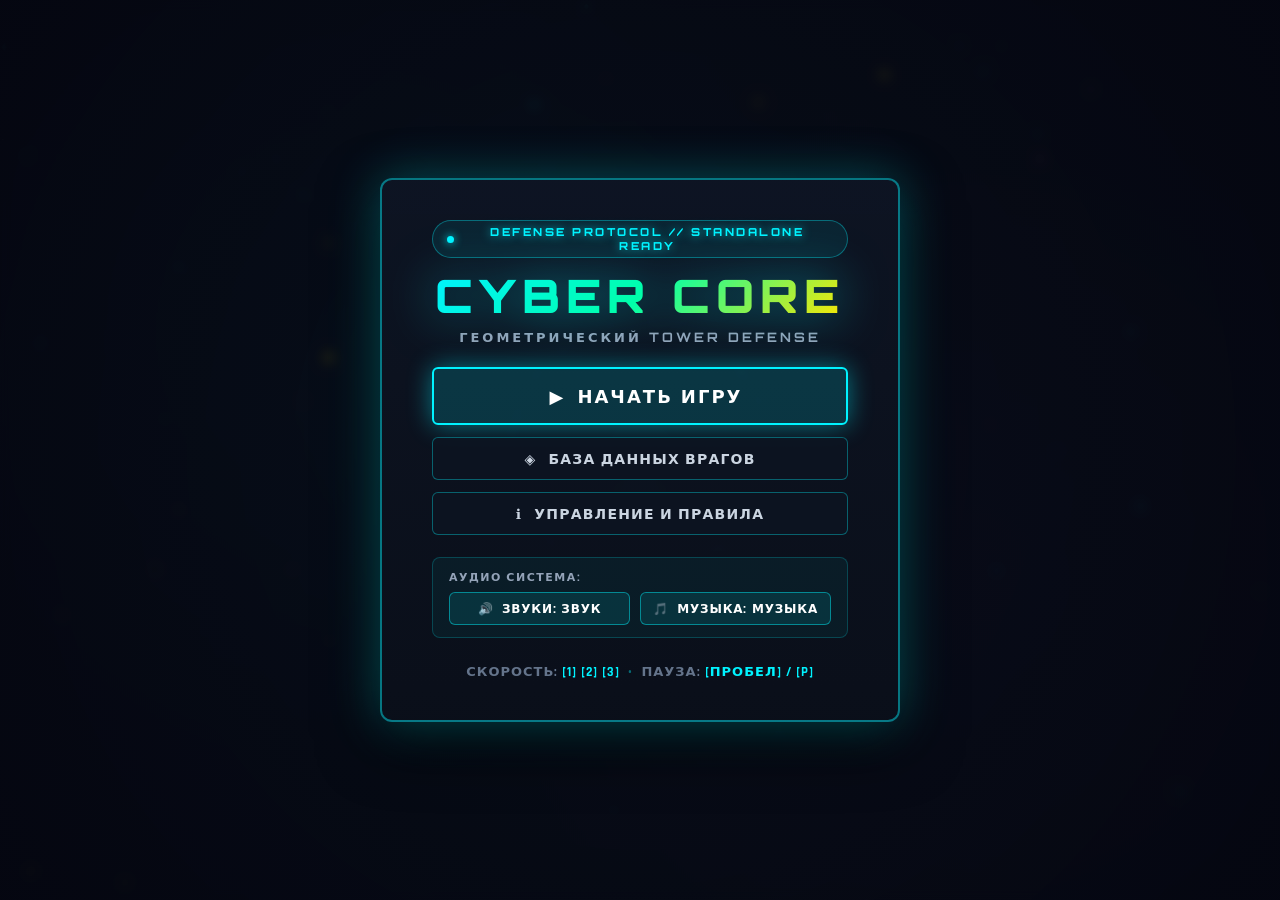
<file: test_builds/index_test_0.2.html>
<!DOCTYPE html>
<html lang="ru">
<head>
  <meta charset="UTF-8">
  <meta name="viewport" content="width=device-width, initial-scale=1.0, maximum-scale=1.0, user-scalable=no, viewport-fit=cover">
  <meta name="apple-mobile-web-app-capable" content="yes">
  <meta name="mobile-web-app-capable" content="yes">
  <title>Geometric Neon Cyberpunk - Tower Defense ECS</title>
  <link rel="preconnect" href="https://fonts.googleapis.com">
  <link rel="preconnect" href="https://fonts.gstatic.com" crossorigin>
  <link href="https://fonts.googleapis.com/css2?family=Orbitron:wght@600;700;800;900&family=Rajdhani:wght@600;700;800&display=swap" rel="stylesheet">
  <style>
/* ==========================================================================
   GEOMETRIC NEON CYBERPUNK THEME - TOWER DEFENSE
   HIGH-READABILITY & HIGH-CONTRAST REFINED STYLESHEET
   ========================================================================== */

:root {
  --bg-main: #06080e;
  --bg-panel: #0d131f;
  --bg-card: #131c2b;
  --bg-card-hover: #1b263b;
  
  --border-neon: rgba(0, 243, 255, 0.45);
  --border-neon-bright: #00f3ff;
  --border-dim: rgba(0, 243, 255, 0.25);
  
  --neon-cyan: #00f3ff;
  --neon-yellow: #ffe600;
  --neon-crimson: #ff1a66;
  --neon-purple: #a824ff;
  --neon-orange: #ff7700;
  --neon-green: #00ff88;

  --text-main: #f8fafc;
  --text-secondary: #cbd5e1;
  --text-dim: #94a3b8;
  --text-cyan: #00f3ff;
  
  --font-cyber: 'Orbitron', 'Segoe UI', system-ui, sans-serif;
  --font-ui: 'Rajdhani', 'Segoe UI', system-ui, sans-serif;
  --font-mono: 'Consolas', 'Courier New', monospace;
}

html, body {
  margin: 0;
  padding: 0;
  width: 100%;
  height: 100%;
  height: 100dvh;
  overflow: hidden;
  position: fixed;
  top: 0;
  left: 0;
  right: 0;
  bottom: 0;
  background-color: var(--bg-main);
  color: var(--text-main);
  font-family: var(--font-ui);
  display: flex;
  flex-direction: column;
  -webkit-font-smoothing: antialiased;
  -moz-osx-font-smoothing: grayscale;
  overscroll-behavior: none;
  -webkit-overscroll-behavior: none;
  touch-action: none;
  -webkit-touch-callout: none;
  -webkit-user-select: none;
  -khtml-user-select: none;
  -moz-user-select: none;
  -ms-user-select: none;
  user-select: none;
  -webkit-tap-highlight-color: transparent;
}

* {
  box-sizing: border-box;
  margin: 0;
  padding: 0;
  -webkit-touch-callout: none;
  -webkit-user-select: none;
  -moz-user-select: none;
  -ms-user-select: none;
  user-select: none;
  -webkit-tap-highlight-color: transparent;
}

/* ==========================================================================
   GAME CONTAINER & LAYOUT
   ========================================================================== */

#game-app {
  display: flex;
  flex-direction: column;
  width: 100%;
  height: 100%;
  position: relative;
  overflow: hidden;
  touch-action: none;
  overscroll-behavior: none;
}

/* TOP STATUS HUD */
#top-hud {
  height: 74px;
  background: linear-gradient(180deg, #0e1524 0%, rgba(11, 16, 28, 0.96) 100%);
  border-bottom: 2px solid var(--border-neon);
  box-shadow: 0 6px 25px rgba(0, 0, 0, 0.8), 0 1px 0 rgba(0, 243, 255, 0.3);
  display: flex;
  align-items: center;
  justify-content: space-between;
  padding: 0 24px;
  z-index: 20;
}

.hud-group {
  display: flex;
  align-items: center;
  gap: 16px;
}

.hud-badge {
  font-family: var(--font-cyber);
  font-size: 16px;
  font-weight: 800;
  letter-spacing: 1.5px;
  padding: 8px 18px;
  background: rgba(0, 243, 255, 0.12);
  border: 2px solid var(--neon-cyan);
  border-radius: 6px;
  color: #ffffff;
  text-shadow: 0 0 10px rgba(0, 243, 255, 0.8), 0 2px 4px rgba(0, 0, 0, 0.8);
  box-shadow: 0 0 14px rgba(0, 243, 255, 0.25);
  display: flex;
  align-items: center;
  gap: 6px;
}

.hud-badge.enemies {
  color: #ffe600;
  border-color: var(--neon-yellow);
  background: rgba(255, 230, 0, 0.12);
  text-shadow: 0 0 10px rgba(255, 230, 0, 0.8), 0 2px 4px rgba(0, 0, 0, 0.8);
  box-shadow: 0 0 14px rgba(255, 230, 0, 0.25);
}

.hud-credits {
  font-family: var(--font-cyber);
  font-size: 22px;
  font-weight: 900;
  color: #ffe600;
  text-shadow: 0 0 12px rgba(255, 230, 0, 0.8), 0 2px 4px #000000;
  background: rgba(255, 230, 0, 0.08);
  border: 1.5px solid rgba(255, 230, 0, 0.45);
  border-radius: 6px;
  padding: 6px 16px;
  display: flex;
  align-items: center;
  gap: 8px;
  transition: transform 0.15s ease, color 0.15s ease;
}

.hud-credits.pulse {
  transform: scale(1.18);
  color: #ffffff;
  border-color: #ffffff;
  box-shadow: 0 0 20px #ffe600;
}

/* Intermission countdown centered in top bar */
#intermission-container {
  display: flex;
  flex-direction: column;
  align-items: center;
  width: 320px;
  transition: opacity 0.3s ease;
}

#intermission-container.hidden {
  opacity: 0;
  pointer-events: none;
}

#intermission-text {
  font-family: var(--font-cyber);
  font-size: 14px;
  font-weight: 900;
  color: #ffe600;
  letter-spacing: 2px;
  margin-bottom: 6px;
  text-shadow: 0 0 14px rgba(255, 230, 0, 0.9), 0 2px 4px #000000;
  animation: neon-glow-pulse 1.2s infinite alternate;
}

@keyframes neon-glow-pulse {
  0% { text-shadow: 0 0 10px rgba(255, 230, 0, 0.7); }
  100% { text-shadow: 0 0 20px rgba(255, 230, 0, 1), 0 0 30px rgba(0, 243, 255, 0.6); }
}

.intermission-bar-bg {
  width: 100%;
  height: 12px;
  background: rgba(0, 0, 0, 0.7);
  border: 2px solid rgba(0, 243, 255, 0.45);
  border-radius: 6px;
  overflow: hidden;
  box-shadow: 0 0 12px rgba(0, 243, 255, 0.25), inset 0 2px 4px rgba(0, 0, 0, 0.8);
}

#intermission-bar {
  height: 100%;
  width: 100%;
  background: linear-gradient(90deg, #00f3ff, #ffe600);
  box-shadow: 0 0 15px #00f3ff, 0 0 25px rgba(255, 230, 0, 0.7);
  transition: width 0.1s linear;
}

/* Tower HP Bar */
.hp-container {
  display: flex;
  flex-direction: column;
  width: 250px;
}

.hp-bar-bg {
  width: 100%;
  height: 14px;
  background: rgba(0, 0, 0, 0.7);
  border: 2px solid rgba(255, 26, 102, 0.6);
  border-radius: 4px;
  overflow: hidden;
  box-shadow: inset 0 2px 4px rgba(0, 0, 0, 0.8);
}

#hud-hp-fill {
  width: 100%;
  height: 100%;
  background: linear-gradient(90deg, var(--neon-crimson), var(--neon-green));
  box-shadow: 0 0 12px rgba(0, 255, 136, 0.7);
  transition: width 0.2s ease;
}

#hud-hp-text {
  font-family: var(--font-ui);
  font-size: 16.5px;
  font-weight: 800;
  color: #ffffff;
  text-shadow: 0 1px 3px #000000, 0 0 6px rgba(0, 243, 255, 0.4);
  text-align: right;
  margin-top: 4px;
  letter-spacing: 0.5px;
}

/* Speed Controls Group */
.speed-controls {
  display: flex;
  align-items: center;
  background: rgba(0, 243, 255, 0.08);
  border: 2px solid var(--border-neon);
  border-radius: 6px;
  padding: 2px;
  gap: 2px;
  box-shadow: 0 0 10px rgba(0, 243, 255, 0.15);
}

.speed-btn {
  background: transparent;
  border: none;
  color: #94a3b8;
  padding: 6px 12px;
  border-radius: 4px;
  cursor: pointer;
  font-family: var(--font-cyber);
  font-weight: 800;
  font-size: 14px;
  letter-spacing: 0.5px;
  transition: all 0.15s ease;
}

.speed-btn:hover {
  color: #ffffff;
  background: rgba(0, 243, 255, 0.2);
}

.speed-btn.active {
  background: var(--neon-cyan);
  color: #060912;
  box-shadow: 0 0 14px rgba(0, 243, 255, 0.9);
  font-weight: 900;
  text-shadow: none;
}

.speed-btn.pause-btn {
  padding: 6px 10px;
  color: #00f3ff;
  border-right: 1px solid rgba(0, 243, 255, 0.25);
  border-radius: 4px 0 0 4px;
}

.speed-btn.pause-btn:hover {
  background: rgba(0, 243, 255, 0.25);
  color: #ffffff;
}

.speed-btn.pause-btn.active {
  background: #ff0055;
  color: #ffffff;
  box-shadow: 0 0 16px rgba(255, 0, 85, 0.95);
  border-color: #ff0055;
  animation: pause-pulse 1.2s infinite alternate;
}

@keyframes pause-pulse {
  0% { box-shadow: 0 0 8px rgba(255, 0, 85, 0.6); }
  100% { box-shadow: 0 0 20px rgba(255, 0, 85, 1); }
}

/* Speed and Audio Buttons */
.icon-btn {
  background: rgba(0, 243, 255, 0.12);
  border: 2px solid var(--border-neon);
  color: #ffffff;
  padding: 8px 16px;
  border-radius: 6px;
  cursor: pointer;
  font-family: var(--font-cyber);
  font-weight: 800;
  font-size: 15px;
  letter-spacing: 1px;
  transition: all 0.2s ease;
  text-shadow: 0 0 8px var(--neon-cyan);
}

.icon-btn:hover {
  background: rgba(0, 243, 255, 0.3);
  border-color: var(--neon-cyan);
  box-shadow: 0 0 15px rgba(0, 243, 255, 0.6);
  color: #ffffff;
}

.icon-btn.active {
  background: var(--neon-cyan);
  color: #060912;
  box-shadow: 0 0 20px rgba(0, 243, 255, 0.9);
  text-shadow: none;
}

.icon-btn.muted {
  opacity: 0.6;
}

/* Audio Controls Group (SFX & BGM) */
.audio-controls-group {
  display: flex;
  align-items: center;
  gap: 8px;
}

.audio-btn {
  display: inline-flex;
  align-items: center;
  gap: 6px;
  padding: 6px 12px;
  font-family: var(--font-cyber);
  font-size: 13px;
  font-weight: 800;
  letter-spacing: 0.8px;
  background: rgba(0, 243, 255, 0.1);
  border: 1.5px solid var(--border-neon);
  border-radius: 6px;
  color: #ffffff;
  cursor: pointer;
  transition: all 0.15s ease;
  white-space: nowrap;
  user-select: none;
}

.audio-btn:hover {
  background: rgba(0, 243, 255, 0.25);
  border-color: var(--neon-cyan);
  box-shadow: 0 0 12px rgba(0, 243, 255, 0.5);
}

.audio-btn.muted {
  border-color: rgba(255, 26, 102, 0.5);
  background: rgba(255, 26, 102, 0.1);
  color: #ff8fae;
  box-shadow: none;
  opacity: 0.75;
}

.audio-btn .audio-icon {
  font-size: 15px;
}

.audio-btn .audio-label {
  font-size: 12px;
  letter-spacing: 0.5px;
}



/* ==========================================================================
   MAIN GAMEPLAY VIEW (CANVAS + SIDEBAR)
   ========================================================================== */

#game-viewport {
  flex: 1;
  display: flex;
  position: relative;
  overflow: hidden;
}

/* CANVAS */
#canvas-wrapper {
  flex: 1;
  position: relative;
  display: flex;
  align-items: center;
  justify-content: center;
  background-color: var(--bg-main);
  overflow: hidden;
  touch-action: none;
  user-select: none;
}

#game-canvas {
  width: 100%;
  height: 100%;
  display: block;
  touch-action: none;
  user-select: none;
}

/* Canvas targeting overlay control */
#strategy-overlay {
  position: absolute;
  bottom: 24px;
  left: 24px;
  display: flex;
  flex-direction: column;
  gap: 10px;
  background: rgba(10, 15, 26, 0.94);
  border: 2px solid var(--border-neon);
  border-radius: 8px;
  padding: 12px 18px;
  backdrop-filter: blur(10px);
  box-shadow: 0 6px 20px rgba(0, 0, 0, 0.7), 0 0 15px rgba(0, 243, 255, 0.2);
  z-index: 10;
}

.overlay-label {
  font-family: var(--font-cyber);
  font-size: 12px;
  letter-spacing: 1.5px;
  color: #a8c5e2;
  font-weight: 900;
  text-shadow: 0 0 6px rgba(0, 243, 255, 0.4);
}

.strat-buttons {
  display: flex;
  gap: 8px;
}

.strat-btn {
  background: rgba(255, 255, 255, 0.06);
  border: 1.5px solid rgba(255, 255, 255, 0.2);
  color: #e2f4ff;
  padding: 8px 14px;
  font-size: 14px;
  font-family: var(--font-ui);
  font-weight: 800;
  letter-spacing: 0.5px;
  cursor: pointer;
  border-radius: 5px;
  transition: all 0.2s ease;
}

.strat-btn:hover {
  border-color: var(--neon-cyan);
  color: #ffffff;
  background: rgba(0, 243, 255, 0.15);
  box-shadow: 0 0 10px rgba(0, 243, 255, 0.3);
}

.strat-btn.active {
  background: rgba(0, 243, 255, 0.25);
  border-color: var(--neon-cyan);
  color: #ffffff;
  box-shadow: 0 0 14px rgba(0, 243, 255, 0.6);
  text-shadow: 0 0 8px var(--neon-cyan);
}

/* ==========================================================================
   UPGRADE SIDEBAR
   ========================================================================== */

#sidebar {
  width: 380px;
  background-color: var(--bg-panel);
  border-left: 2px solid var(--border-neon);
  display: flex;
  flex-direction: column;
  z-index: 15;
  box-shadow: -6px 0 30px rgba(0, 0, 0, 0.7);
}

.sidebar-header {
  padding: 18px 20px;
  border-bottom: 2px solid var(--border-neon);
  font-family: var(--font-cyber);
  font-size: 16px;
  font-weight: 900;
  letter-spacing: 2px;
  color: var(--neon-cyan);
  text-shadow: 0 0 10px rgba(0, 243, 255, 0.6);
  background: rgba(0, 0, 0, 0.3);
}

/* TABS */
.tabs-container {
  display: flex;
  border-bottom: 2px solid var(--border-neon);
  background: rgba(0, 0, 0, 0.35);
}

.tab-btn {
  flex: 1;
  padding: 14px 8px;
  background: transparent;
  border: none;
  border-bottom: 3px solid transparent;
  color: #94a3b8;
  font-family: var(--font-cyber);
  font-size: 14px;
  font-weight: 800;
  letter-spacing: 1px;
  cursor: pointer;
  transition: all 0.2s ease;
}

.tab-btn:hover {
  color: #ffffff;
  background: rgba(0, 243, 255, 0.08);
}

.tab-btn.active {
  color: var(--neon-cyan);
  border-bottom-color: var(--neon-cyan);
  background: rgba(0, 243, 255, 0.12);
  text-shadow: 0 0 10px rgba(0, 243, 255, 0.8);
  box-shadow: inset 0 -3px 10px rgba(0, 243, 255, 0.3);
}

/* UPGRADES LIST */
#upgrades-list {
  flex: 1;
  overflow-y: auto;
  padding: 12px;
  display: flex;
  flex-direction: column;
  gap: 10px;
  touch-action: pan-y;
  overscroll-behavior: contain;
  -webkit-overflow-scrolling: touch;
}

#upgrades-list::-webkit-scrollbar {
  width: 8px;
}

#upgrades-list::-webkit-scrollbar-track {
  background: rgba(0, 0, 0, 0.5);
  border-left: 1px solid rgba(0, 243, 255, 0.15);
}

#upgrades-list::-webkit-scrollbar-thumb {
  background: var(--neon-cyan);
  border-radius: 4px;
  box-shadow: 0 0 10px var(--neon-cyan);
}

/* UPGRADE CARD */
.upgrade-card {
  background-color: var(--bg-card);
  border: 1.5px solid rgba(0, 243, 255, 0.25);
  border-radius: 8px;
  padding: 12px 14px;
  display: flex;
  flex-direction: column;
  gap: 8px;
  box-shadow: 0 3px 12px rgba(0, 0, 0, 0.4);
  transition: all 0.2s ease;
}

.upgrade-card:hover {
  background-color: var(--bg-card-hover);
  border-color: var(--neon-cyan);
  box-shadow: 0 4px 18px rgba(0, 243, 255, 0.25);
}

.upgrade-header {
  display: flex;
  justify-content: space-between;
  align-items: center;
}

.upgrade-title {
  font-family: var(--font-ui);
  font-size: 16px;
  font-weight: 800;
  color: #ffffff;
  letter-spacing: 0.5px;
  display: flex;
  align-items: center;
  gap: 6px;
}

.upgrade-lvl {
  font-family: var(--font-cyber);
  font-size: 12px;
  font-weight: 800;
  padding: 3px 8px;
  background: rgba(0, 243, 255, 0.12);
  border: 1.5px solid var(--neon-cyan);
  border-radius: 4px;
  color: var(--neon-cyan);
  text-shadow: 0 0 6px var(--neon-cyan);
}

.upgrade-stats {
  display: flex;
  align-items: center;
  gap: 10px;
  font-family: var(--font-ui);
  font-size: 15px;
  font-weight: 700;
}

.stat-current {
  color: var(--text-secondary);
}

.stat-arrow {
  color: var(--neon-cyan);
  font-size: 18px;
  font-weight: 900;
}

.stat-next {
  color: var(--neon-green);
  font-size: 16px;
  font-weight: 800;
  text-shadow: 0 0 8px rgba(0, 255, 136, 0.6);
}

.upgrade-buy-btn {
  background: rgba(0, 243, 255, 0.15);
  border: 2px solid var(--neon-cyan);
  color: #ffffff;
  font-family: var(--font-cyber);
  font-size: 14px;
  font-weight: 900;
  padding: 10px 14px;
  border-radius: 5px;
  cursor: pointer;
  letter-spacing: 1px;
  transition: all 0.2s ease;
  display: flex;
  align-items: center;
  justify-content: center;
  gap: 8px;
  text-shadow: 0 0 8px var(--neon-cyan);
  box-shadow: 0 0 10px rgba(0, 243, 255, 0.2);
}

.upgrade-buy-btn:hover:not(:disabled) {
  background: var(--neon-cyan);
  color: #060912;
  box-shadow: 0 0 20px rgba(0, 243, 255, 0.8);
  text-shadow: none;
}

.upgrade-buy-btn.disabled,
.upgrade-buy-btn:disabled {
  opacity: 0.45;
  border-color: rgba(255, 255, 255, 0.12);
  color: #64748b;
  background: rgba(255, 255, 255, 0.04);
  cursor: not-allowed;
  box-shadow: none;
  text-shadow: none;
}

.upgrade-card.maxed {
  border-color: rgba(0, 255, 136, 0.45);
}

.upgrade-card.maxed .upgrade-lvl {
  color: var(--neon-green);
  border-color: rgba(0, 255, 136, 0.6);
  text-shadow: 0 0 6px var(--neon-green);
}

/* ==========================================================================
   GAME OVER MODAL
   ========================================================================== */

.modal-backdrop {
  position: absolute;
  top: 0;
  left: 0;
  width: 100%;
  height: 100%;
  background: rgba(7, 10, 16, 0.92);
  backdrop-filter: blur(12px);
  display: flex;
  align-items: center;
  justify-content: center;
  z-index: 100;
  transition: opacity 0.3s ease;
}

.modal-backdrop.hidden {
  opacity: 0;
  pointer-events: none;
}

.modal-content {
  background: var(--bg-panel);
  border: 3px solid var(--neon-crimson);
  border-radius: 10px;
  padding: 44px 56px;
  display: flex;
  flex-direction: column;
  align-items: center;
  gap: 24px;
  box-shadow: 0 0 50px rgba(255, 26, 102, 0.6), 0 0 100px rgba(0, 0, 0, 0.9);
  text-align: center;
  max-width: 480px;
}

.modal-title {
  font-family: var(--font-cyber);
  font-size: 32px;
  font-weight: 900;
  color: var(--neon-crimson);
  letter-spacing: 4px;
  text-shadow: 0 0 25px rgba(255, 26, 102, 0.9);
}

.modal-body {
  font-family: var(--font-ui);
  font-size: 18px;
  font-weight: 700;
  color: #e2f4ff;
  display: flex;
  flex-direction: column;
  gap: 10px;
  line-height: 1.6;
}

#modal-final-wave {
  font-family: var(--font-cyber);
  font-weight: 900;
  color: var(--neon-cyan);
  text-shadow: 0 0 10px var(--neon-cyan);
}

.modal-btn {
  background: rgba(255, 26, 102, 0.2);
  border: 2px solid var(--neon-crimson);
  color: #ffffff;
  font-family: var(--font-cyber);
  font-size: 16px;
  font-weight: 900;
  letter-spacing: 2px;
  padding: 14px 30px;
  border-radius: 6px;
  cursor: pointer;
  transition: all 0.2s ease;
  box-shadow: 0 0 20px rgba(255, 26, 102, 0.5);
}

.modal-btn:hover {
  background: var(--neon-crimson);
  color: #060912;
  box-shadow: 0 0 35px rgba(255, 26, 102, 0.9);
}

/* ==========================================================================
   MAIN MENU & IN-MENU LAYOUT
   ========================================================================== */

#game-app.in-menu #top-hud {
  display: none !important;
}

#game-app.in-menu #sidebar {
  display: none !important;
}

#game-app.in-menu #strategy-overlay {
  display: none !important;
}

.menu-overlay {
  position: absolute;
  top: 0;
  left: 0;
  width: 100%;
  height: 100%;
  background: radial-gradient(circle at center, rgba(10, 16, 28, 0.75) 0%, rgba(5, 7, 17, 0.92) 100%);
  backdrop-filter: blur(6px);
  display: flex;
  align-items: center;
  justify-content: center;
  z-index: 80;
  transition: opacity 0.3s ease;
}

.menu-overlay.hidden {
  opacity: 0;
  pointer-events: none;
  display: none;
}

.menu-panel {
  background: linear-gradient(180deg, rgba(14, 21, 36, 0.95) 0%, rgba(10, 15, 26, 0.98) 100%);
  border: 2px solid var(--border-neon);
  border-radius: 12px;
  padding: 40px 50px;
  display: flex;
  flex-direction: column;
  align-items: center;
  gap: 22px;
  box-shadow: 0 0 50px rgba(0, 243, 255, 0.3), 0 20px 60px rgba(0, 0, 0, 0.9);
  text-align: center;
  width: 90%;
  max-width: 520px;
  position: relative;
}

.menu-header {
  display: flex;
  flex-direction: column;
  align-items: center;
  gap: 8px;
}

.menu-protocol-tag {
  font-family: var(--font-cyber);
  font-size: 11px;
  font-weight: 800;
  letter-spacing: 2.5px;
  color: var(--neon-cyan);
  text-shadow: 0 0 10px rgba(0, 243, 255, 0.7);
  background: rgba(0, 243, 255, 0.08);
  border: 1px solid rgba(0, 243, 255, 0.35);
  border-radius: 20px;
  padding: 4px 14px;
  display: inline-flex;
  align-items: center;
  gap: 8px;
}

.pulse-dot {
  width: 7px;
  height: 7px;
  border-radius: 50%;
  background: var(--neon-cyan);
  box-shadow: 0 0 8px var(--neon-cyan);
  animation: pulse-dot-anim 1.5s infinite alternate;
}

@keyframes pulse-dot-anim {
  0% { transform: scale(0.8); opacity: 0.5; }
  100% { transform: scale(1.3); opacity: 1; }
}

.menu-title {
  font-family: var(--font-cyber);
  font-size: 46px;
  font-weight: 900;
  letter-spacing: 6px;
  background: linear-gradient(135deg, #00f3ff 0%, #00ffaa 50%, #ffe600 100%);
  -webkit-background-clip: text;
  -webkit-text-fill-color: transparent;
  filter: drop-shadow(0 0 25px rgba(0, 243, 255, 0.6));
  line-height: 1.1;
  margin-top: 4px;
}

.menu-subtitle {
  font-family: var(--font-cyber);
  font-size: 13px;
  font-weight: 700;
  letter-spacing: 3px;
  color: #94a3b8;
  text-transform: uppercase;
}

.menu-actions {
  display: flex;
  flex-direction: column;
  gap: 12px;
  width: 100%;
}

.menu-btn {
  font-family: var(--font-cyber);
  border-radius: 6px;
  cursor: pointer;
  display: flex;
  align-items: center;
  justify-content: center;
  gap: 12px;
  transition: all 0.2s ease;
  user-select: none;
  outline: none;
}

.menu-btn.primary-btn {
  background: rgba(0, 243, 255, 0.16);
  border: 2px solid var(--neon-cyan);
  color: #ffffff;
  font-size: 18px;
  font-weight: 900;
  letter-spacing: 2px;
  padding: 16px 28px;
  box-shadow: 0 0 25px rgba(0, 243, 255, 0.45);
  animation: primary-glow-pulse 2.2s infinite alternate ease-in-out;
}

@keyframes primary-glow-pulse {
  0% { box-shadow: 0 0 20px rgba(0, 243, 255, 0.4); border-color: rgba(0, 243, 255, 0.7); }
  100% { box-shadow: 0 0 40px rgba(0, 243, 255, 0.8), inset 0 0 15px rgba(0, 243, 255, 0.25); border-color: #00f3ff; }
}

.menu-btn.primary-btn:hover {
  background: var(--neon-cyan);
  color: #050711;
  box-shadow: 0 0 50px rgba(0, 243, 255, 0.95);
  transform: translateY(-2px);
}

.menu-btn.secondary-btn {
  background: rgba(13, 20, 34, 0.85);
  border: 1.5px solid rgba(0, 243, 255, 0.35);
  color: #cbd5e1;
  font-size: 14px;
  font-weight: 800;
  letter-spacing: 1.2px;
  padding: 12px 20px;
}

.menu-btn.secondary-btn:hover {
  border-color: var(--neon-cyan);
  color: #ffffff;
  background: rgba(0, 243, 255, 0.15);
  box-shadow: 0 0 16px rgba(0, 243, 255, 0.35);
  transform: translateY(-1px);
}

.menu-audio-section {
  width: 100%;
  background: rgba(0, 243, 255, 0.05);
  border: 1px solid rgba(0, 243, 255, 0.2);
  border-radius: 8px;
  padding: 12px 16px;
  display: flex;
  flex-direction: column;
  gap: 8px;
}

.menu-audio-header {
  font-family: var(--font-cyber);
  font-size: 11px;
  font-weight: 800;
  letter-spacing: 1.5px;
  color: #94a3b8;
  text-align: left;
}

.menu-audio-buttons {
  display: flex;
  gap: 10px;
  justify-content: center;
}

.menu-audio-btn {
  flex: 1;
  display: inline-flex;
  align-items: center;
  justify-content: center;
  gap: 8px;
  padding: 8px 12px;
  font-family: var(--font-cyber);
  font-size: 12px;
  font-weight: 800;
  letter-spacing: 0.8px;
  background: rgba(0, 243, 255, 0.1);
  border: 1.5px solid var(--border-neon);
  border-radius: 6px;
  color: #ffffff;
  cursor: pointer;
  transition: all 0.15s ease;
  white-space: nowrap;
}

.menu-audio-btn:hover {
  background: rgba(0, 243, 255, 0.25);
  border-color: var(--neon-cyan);
  box-shadow: 0 0 12px rgba(0, 243, 255, 0.5);
}

.menu-audio-btn.muted {
  border-color: rgba(255, 26, 102, 0.5);
  background: rgba(255, 26, 102, 0.1);
  color: #ff8fae;
}

.menu-footer {
  margin-top: 4px;
}

.menu-keys-hint {
  font-family: var(--font-ui);
  font-size: 13px;
  font-weight: 700;
  color: #64748b;
  letter-spacing: 1px;
  display: flex;
  align-items: center;
  gap: 8px;
}

.menu-keys-hint b {
  color: var(--neon-cyan);
}

.dot-sep {
  color: rgba(0, 243, 255, 0.4);
}

/* ==========================================================================
   TOP HUD NAVIGATION BUTTON
   ========================================================================== */

.menu-nav-btn {
  font-size: 13px !important;
  padding: 6px 14px !important;
  display: inline-flex;
  align-items: center;
  gap: 6px;
}

.menu-nav-btn .menu-icon {
  font-size: 15px;
}

/* ==========================================================================
   MODAL HEADERS & COMMON STYLES
   ========================================================================== */

.modal-header {
  width: 100%;
  display: flex;
  align-items: center;
  justify-content: space-between;
  border-bottom: 1.5px solid rgba(0, 243, 255, 0.25);
  padding-bottom: 12px;
}

.modal-close-x {
  background: transparent;
  border: none;
  color: #94a3b8;
  font-size: 24px;
  font-weight: 700;
  cursor: pointer;
  line-height: 1;
  padding: 2px 8px;
  border-radius: 4px;
  transition: all 0.15s ease;
}

.modal-close-x:hover {
  color: var(--neon-crimson);
  background: rgba(255, 26, 102, 0.15);
}

.modal-buttons-row {
  display: flex;
  gap: 14px;
  width: 100%;
  justify-content: center;
}

.modal-btn.cyan-btn {
  background: rgba(0, 243, 255, 0.2);
  border: 2px solid var(--neon-cyan);
  color: #ffffff;
  box-shadow: 0 0 20px rgba(0, 243, 255, 0.45);
}

.modal-btn.cyan-btn:hover {
  background: var(--neon-cyan);
  color: #060912;
  box-shadow: 0 0 35px rgba(0, 243, 255, 0.9);
}

.modal-btn.secondary-btn {
  background: rgba(255, 255, 255, 0.08);
  border: 2px solid rgba(255, 255, 255, 0.35);
  color: #e2f4ff;
  box-shadow: none;
}

.modal-btn.secondary-btn:hover {
  background: rgba(255, 255, 255, 0.22);
  border-color: #ffffff;
  color: #ffffff;
  box-shadow: 0 0 20px rgba(255, 255, 255, 0.4);
}

.modal-title.cyan-title {
  color: var(--neon-cyan);
  text-shadow: 0 0 20px rgba(0, 243, 255, 0.8);
  font-size: 24px;
}

.modal-title.warning-title {
  color: var(--neon-yellow);
  text-shadow: 0 0 20px rgba(255, 230, 0, 0.8);
}

/* ==========================================================================
   ENEMY INTEL DATABASE MODAL
   ========================================================================== */

.modal-intel-content {
  max-width: 900px !important;
  max-height: 88vh;
  border-color: var(--neon-cyan) !important;
  box-shadow: 0 0 50px rgba(0, 243, 255, 0.4), 0 0 100px rgba(0, 0, 0, 0.95) !important;
  padding: 30px 40px !important;
  gap: 16px !important;
}

.intel-grid {
  display: grid;
  grid-template-columns: repeat(auto-fill, minmax(min(320px, 100%), 1fr));
  gap: 14px;
  overflow-y: auto;
  max-height: 62vh;
  padding-right: 8px;
  width: 100%;
  touch-action: pan-y;
  overscroll-behavior: contain;
  -webkit-overflow-scrolling: touch;
}

.intel-grid::-webkit-scrollbar,
.help-scroll-body::-webkit-scrollbar {
  width: 6px;
}

.intel-grid::-webkit-scrollbar-track,
.help-scroll-body::-webkit-scrollbar-track {
  background: rgba(5, 8, 14, 0.7);
  border-radius: 3px;
}

.intel-grid::-webkit-scrollbar-thumb,
.help-scroll-body::-webkit-scrollbar-thumb {
  background: var(--border-neon);
  border-radius: 3px;
}

.intel-grid::-webkit-scrollbar-thumb:hover,
.help-scroll-body::-webkit-scrollbar-thumb:hover {
  background: var(--neon-cyan);
}

.intel-card {
  background: #0d1422;
  border: 1.5px solid rgba(0, 243, 255, 0.2);
  border-radius: 8px;
  padding: 14px 16px;
  display: flex;
  gap: 14px;
  text-align: left;
  transition: all 0.2s ease;
}

.intel-card:hover {
  border-color: var(--neon-cyan);
  box-shadow: 0 0 18px rgba(0, 243, 255, 0.25);
  background: #111a2d;
}

.intel-card.boss-card {
  border-color: rgba(255, 0, 170, 0.45);
  background: #141022;
}

.intel-card.boss-card:hover {
  border-color: #ff00aa;
  box-shadow: 0 0 24px rgba(255, 0, 170, 0.4);
}

.intel-icon-box {
  width: 58px;
  height: 58px;
  border-radius: 8px;
  background: #060912;
  display: flex;
  align-items: center;
  justify-content: center;
  flex-shrink: 0;
  border: 2px solid;
  overflow: hidden;
  position: relative;
  box-shadow: inset 0 0 12px rgba(0, 0, 0, 0.85);
}

.intel-canvas {
  width: 54px;
  height: 54px;
  display: block;
}

.scout-box { border-color: #ffe600; box-shadow: inset 0 0 10px rgba(255, 230, 0, 0.2), 0 0 8px rgba(255, 230, 0, 0.25); }
.tank-box { border-color: #9d00ff; box-shadow: inset 0 0 10px rgba(157, 0, 255, 0.2), 0 0 8px rgba(157, 0, 255, 0.25); }
.sniper-box { border-color: #ff7700; box-shadow: inset 0 0 10px rgba(255, 119, 0, 0.2), 0 0 8px rgba(255, 119, 0, 0.25); }
.fighter-box { border-color: #ff0055; box-shadow: inset 0 0 10px rgba(255, 0, 85, 0.2), 0 0 8px rgba(255, 0, 85, 0.25); }
.aegis-box { border-color: #00e5ff; box-shadow: inset 0 0 10px rgba(0, 229, 255, 0.2), 0 0 8px rgba(0, 229, 255, 0.25); }
.splitter-box { border-color: #00ff66; box-shadow: inset 0 0 10px rgba(0, 255, 102, 0.2), 0 0 8px rgba(0, 255, 102, 0.25); }
.blinker-box { border-color: #00ffff; box-shadow: inset 0 0 10px rgba(0, 255, 255, 0.2), 0 0 8px rgba(0, 255, 255, 0.25); }
.architect-box { border-color: #ff00aa; box-shadow: inset 0 0 14px rgba(255, 0, 170, 0.25), 0 0 12px rgba(255, 0, 170, 0.35); }

.intel-info {
  display: flex;
  flex-direction: column;
  gap: 5px;
  flex: 1;
}

.intel-name-row {
  display: flex;
  align-items: center;
  justify-content: space-between;
}

.intel-name {
  font-family: var(--font-cyber);
  font-size: 15px;
  font-weight: 900;
  letter-spacing: 1px;
}

.scout-color { color: #ffe600; text-shadow: 0 0 8px rgba(255, 230, 0, 0.4); }
.tank-color { color: #a855f7; text-shadow: 0 0 8px rgba(168, 85, 247, 0.4); }
.sniper-color { color: #ff7700; text-shadow: 0 0 8px rgba(255, 119, 0, 0.4); }
.fighter-color { color: #ff0055; text-shadow: 0 0 8px rgba(255, 0, 85, 0.4); }
.aegis-color { color: #00e5ff; text-shadow: 0 0 8px rgba(0, 229, 255, 0.4); }
.splitter-color { color: #00ff66; text-shadow: 0 0 8px rgba(0, 255, 102, 0.4); }
.blinker-color { color: #ffffff; text-shadow: 0 0 8px rgba(0, 255, 255, 0.5); }
.architect-color { color: #ff00aa; text-shadow: 0 0 10px rgba(255, 0, 170, 0.5); }

.intel-badge {
  font-family: var(--font-cyber);
  font-size: 10px;
  font-weight: 800;
  letter-spacing: 0.5px;
  padding: 2px 7px;
  border-radius: 4px;
  border: 1px solid;
}

.scout-badge { border-color: rgba(255, 230, 0, 0.4); color: #ffe600; background: rgba(255, 230, 0, 0.08); }
.tank-badge { border-color: rgba(168, 85, 247, 0.4); color: #a855f7; background: rgba(168, 85, 247, 0.08); }
.sniper-badge { border-color: rgba(255, 119, 0, 0.4); color: #ff7700; background: rgba(255, 119, 0, 0.08); }
.fighter-badge { border-color: rgba(255, 0, 85, 0.4); color: #ff0055; background: rgba(255, 0, 85, 0.08); }
.aegis-badge { border-color: rgba(0, 229, 255, 0.4); color: #00e5ff; background: rgba(0, 229, 255, 0.08); }
.splitter-badge { border-color: rgba(0, 255, 102, 0.4); color: #00ff66; background: rgba(0, 255, 102, 0.08); }
.blinker-badge { border-color: rgba(0, 255, 255, 0.4); color: #00ffff; background: rgba(0, 255, 255, 0.08); }
.architect-badge { border-color: rgba(255, 0, 170, 0.4); color: #ff00aa; background: rgba(255, 0, 170, 0.08); }

.intel-desc {
  font-family: var(--font-ui);
  font-size: 14px;
  color: #cbd5e1;
  line-height: 1.4;
}

.intel-tip {
  font-family: var(--font-ui);
  font-size: 12.5px;
  font-weight: 700;
  color: #ffe600;
  margin-top: 2px;
}

/* ==========================================================================
   HOW TO PLAY / RULES MODAL
   ========================================================================== */

.modal-help-content {
  max-width: 740px !important;
  max-height: 88vh;
  border-color: var(--neon-cyan) !important;
  box-shadow: 0 0 50px rgba(0, 243, 255, 0.4), 0 0 100px rgba(0, 0, 0, 0.95) !important;
  padding: 30px 40px !important;
  gap: 16px !important;
}

.help-scroll-body {
  overflow-y: auto;
  max-height: 62vh;
  display: flex;
  flex-direction: column;
  gap: 18px;
  padding-right: 8px;
  width: 100%;
  text-align: left;
  touch-action: pan-y;
  overscroll-behavior: contain;
  -webkit-overflow-scrolling: touch;
}

.help-section {
  display: flex;
  flex-direction: column;
  gap: 8px;
  background: rgba(13, 20, 34, 0.6);
  border: 1px solid rgba(0, 243, 255, 0.15);
  border-radius: 8px;
  padding: 14px 18px;
}

.help-heading {
  font-family: var(--font-cyber);
  font-size: 15px;
  font-weight: 800;
  letter-spacing: 1px;
  color: var(--neon-cyan);
}

.help-branches {
  display: grid;
  grid-template-columns: repeat(3, 1fr);
  gap: 10px;
  margin-top: 4px;
}

.help-branch {
  background: #080c16;
  border-radius: 6px;
  padding: 10px;
  border: 1px solid rgba(255, 255, 255, 0.1);
  display: flex;
  flex-direction: column;
  gap: 4px;
}

.branch-title {
  font-family: var(--font-cyber);
  font-size: 13px;
  font-weight: 800;
  letter-spacing: 1px;
}

.offense-color { color: var(--neon-crimson); }
.defense-color { color: var(--neon-cyan); }
.utility-color { color: var(--neon-yellow); }

.help-bullets {
  list-style: none;
  display: flex;
  flex-direction: column;
  gap: 6px;
}

.help-bullets li {
  font-family: var(--font-ui);
  font-size: 14px;
  color: #cbd5e1;
  position: relative;
  padding-left: 16px;
}

.help-bullets li::before {
  content: '▸';
  color: var(--neon-cyan);
  position: absolute;
  left: 0;
}

.hotkeys-list {
  display: flex;
  flex-direction: column;
  gap: 8px;
}

.hotkey-item {
  display: flex;
  align-items: center;
  gap: 10px;
  font-family: var(--font-ui);
  font-size: 14px;
  color: #e2f4ff;
}

.hotkey-item kbd {
  background: #080c16;
  border: 1.5px solid var(--border-neon);
  border-radius: 4px;
  padding: 3px 8px;
  font-family: var(--font-cyber);
  font-size: 12px;
  font-weight: 800;
  color: var(--neon-cyan);
  box-shadow: 0 0 8px rgba(0, 243, 255, 0.3);
}

/* ==========================================================================
   YANDEX GAMES RESPONSIVE ADAPTATIONS & ORIENTATION SUPPORT
   ========================================================================== */

/* 1. Medium Desktops & Laptops (<= 1280px) */
@media (max-width: 1280px) {
  #top-hud {
    padding: 0 14px;
    gap: 8px;
  }
  .hud-group {
    gap: 8px;
  }
  .hp-container {
    width: 180px;
  }
  #hud-hp-text {
    font-size: 14px;
  }
  #intermission-container {
    width: 220px;
  }
  .hud-badge {
    padding: 6px 12px;
    font-size: 14px;
  }
  .hud-credits {
    padding: 5px 12px;
    font-size: 18px;
  }
  .audio-btn .audio-label {
    display: none;
  }
  .audio-btn {
    padding: 6px 9px;
  }
}

/* 2. Tablets & Compact Windows (<= 1024px) */
@media (max-width: 1024px) {
  #sidebar {
    width: 310px;
  }
  .sidebar-header {
    padding: 12px 14px;
    font-size: 14px;
  }
  .tab-btn {
    padding: 10px 4px;
    font-size: 12px;
  }
  .hp-container {
    width: 140px;
  }
  #intermission-container {
    width: 180px;
  }
  .speed-btn {
    padding: 5px 8px;
    font-size: 12px;
  }
  .icon-btn {
    padding: 6px 10px;
    font-size: 13px;
  }
  #strategy-overlay {
    bottom: 14px;
    left: 14px;
    padding: 10px 14px;
    gap: 6px;
  }
  .strat-btn {
    padding: 6px 10px;
    font-size: 12px;
  }
}

/* 3. Small Screens & Mobile Landscape (<= 860px) */
@media (max-width: 860px) {
  #sidebar {
    width: 260px;
  }
  .upgrade-card {
    padding: 8px 10px;
    gap: 6px;
  }
  .upgrade-title {
    font-size: 13.5px;
  }
  .upgrade-desc {
    font-size: 11.5px;
  }
  .upgrade-buy-btn {
    padding: 6px 10px;
    font-size: 12px;
  }
  #top-hud {
    height: auto;
    min-height: 56px;
    padding: 6px 10px;
    flex-wrap: wrap;
    justify-content: space-between;
  }
  .hud-badge {
    padding: 4px 8px;
    font-size: 13px;
    letter-spacing: 0.5px;
  }
  .hud-credits {
    padding: 4px 10px;
    font-size: 16px;
  }
  .hp-container {
    width: 120px;
  }
  #hud-hp-text {
    font-size: 12px;
  }
  #intermission-container {
    width: 140px;
  }
  #intermission-text {
    font-size: 11px;
  }
}

/* 4. Mobile Portrait Mode (max-width: 680px or portrait orientation under 900px) */
@media (max-width: 680px), (orientation: portrait) and (max-width: 900px) {
  #game-viewport {
    flex-direction: column;
  }
  #canvas-wrapper {
    flex: 1 1 54%;
    min-height: 50%;
    width: 100%;
  }
  #sidebar {
    width: 100%;
    height: 44%;
    max-height: 380px;
    flex: 0 0 44%;
    border-left: none;
    border-top: 2px solid var(--border-neon);
    box-shadow: 0 -6px 20px rgba(0, 0, 0, 0.7);
  }
  #top-hud {
    height: auto;
    min-height: 50px;
    padding: 6px 8px;
    gap: 6px;
    flex-wrap: wrap;
    justify-content: space-between;
  }
  #intermission-container {
    order: 10;
    width: 100%;
    margin-top: 4px;
  }
  #strategy-overlay {
    bottom: 8px;
    left: 8px;
    padding: 6px 10px;
    gap: 4px;
    background: rgba(10, 15, 26, 0.95);
  }
  .overlay-label {
    font-size: 10px;
    letter-spacing: 1px;
  }
  .strat-buttons {
    gap: 4px;
  }
  .strat-btn {
    padding: 4px 8px;
    font-size: 11px;
  }
  .menu-panel {
    padding: 24px 18px;
    width: 92%;
    gap: 14px;
  }
  .menu-title {
    font-size: 30px;
    letter-spacing: 3px;
  }
  .menu-subtitle {
    font-size: 11px;
    letter-spacing: 2px;
  }
  .menu-btn {
    padding: 12px 16px;
    font-size: 14px;
  }
  .modal-content {
    padding: 22px 16px !important;
    width: 94% !important;
    gap: 14px !important;
  }
  .modal-title {
    font-size: 22px !important;
    letter-spacing: 2px !important;
  }
  .modal-body {
    font-size: 15px;
  }
  .modal-buttons-row {
    flex-direction: column;
    gap: 8px;
    width: 100%;
  }
  .modal-btn {
    width: 100%;
    padding: 12px 18px;
    text-align: center;
  }
  .intel-grid {
    grid-template-columns: 1fr;
    max-height: 58vh;
  }
  .intel-card {
    padding: 10px 12px;
    gap: 10px;
  }
  .help-branches {
    grid-template-columns: 1fr;
    gap: 8px;
  }
  .help-scroll-body {
    max-height: 58vh;
  }
}

/* 5. Short Height Landscape (e.g. mobile rotated horizontally, height <= 520px) */
@media (max-height: 520px) {
  #top-hud {
    height: 48px;
    padding: 0 10px;
  }
  .menu-panel {
    padding: 16px 20px;
    gap: 10px;
    max-height: 94vh;
    overflow-y: auto;
  }
  .menu-title {
    font-size: 24px;
    letter-spacing: 2px;
  }
  .menu-protocol-tag {
    font-size: 9px;
    padding: 2px 10px;
  }
  .menu-actions {
    gap: 6px;
  }
  .menu-btn {
    padding: 8px 14px;
    font-size: 12.5px;
  }
  .menu-audio-section {
    padding: 8px 12px;
    gap: 4px;
  }
  .modal-content {
    padding: 16px 20px !important;
    max-height: 94vh;
  }
  .intel-grid,
  .help-scroll-body {
    max-height: 52vh;
  }
}

</style>
</head>
<body>
  <div id="game-app" class="in-menu">
    <!-- MAIN MENU OVERLAY -->
    <div id="main-menu" class="menu-overlay">
      <div class="menu-panel">
        <div class="menu-header">
          <div class="menu-protocol-tag">
            <span class="pulse-dot"></span>
            DEFENSE PROTOCOL // STANDALONE READY
          </div>
          <h1 class="menu-title">CYBER CORE</h1>
          <div class="menu-subtitle">ГЕОМЕТРИЧЕСКИЙ TOWER DEFENSE</div>
        </div>

        <div class="menu-actions">
          <button id="btn-menu-start" class="menu-btn primary-btn">
            <span class="btn-glow"></span>
            <span class="btn-icon">▶</span>
            <span class="btn-text">НАЧАТЬ ИГРУ</span>
          </button>
          
          <button id="btn-menu-intel" class="menu-btn secondary-btn">
            <span class="btn-icon">◈</span>
            <span class="btn-text">БАЗА ДАННЫХ ВРАГОВ</span>
          </button>

          <button id="btn-menu-help" class="menu-btn secondary-btn">
            <span class="btn-icon">ℹ</span>
            <span class="btn-text">УПРАВЛЕНИЕ И ПРАВИЛА</span>
          </button>
        </div>

        <!-- Audio Quick Controls inside Main Menu -->
        <div class="menu-audio-section">
          <div class="menu-audio-header">АУДИО СИСТЕМА:</div>
          <div class="menu-audio-buttons">
            <button id="menu-btn-sfx" class="menu-audio-btn" title="Громкость звуков игры">
              <span class="audio-icon">🔊</span>
              <span id="menu-label-sfx">ЗВУКИ: 100%</span>
            </button>
            <button id="menu-btn-music" class="menu-audio-btn" title="Громкость фоновой музыки">
              <span class="audio-icon">🎵</span>
              <span id="menu-label-music">МУЗЫКА: 100%</span>
            </button>
          </div>
        </div>

        <div class="menu-footer">
          <div class="menu-keys-hint">
            <span>СКОРОСТЬ: <b>[1] [2] [3]</b></span>
            <span class="dot-sep">&bull;</span>
            <span>ПАУЗА: <b>[ПРОБЕЛ] / [P]</b></span>
          </div>
        </div>
      </div>
    </div>

    <!-- TOP STATUS HUD -->
    <header id="top-hud">
      <div class="hud-group">
        <div id="hud-wave" class="hud-badge">ВОЛНА 01</div>
        <div id="hud-enemies" class="hud-badge enemies">ВРАГИ: 0</div>
      </div>

      <!-- 5-SECOND INTERMISSION COUNTDOWN BAR -->
      <div id="intermission-container" class="hidden">
        <div id="intermission-text">ПЕРЕРЫВ: 5.0s (ВОЛНА 02)</div>
        <div class="intermission-bar-bg">
          <div id="intermission-bar"></div>
        </div>
      </div>

      <!-- CREDITS & HEALTH -->
      <div class="hud-group">
        <div id="hud-credits" class="hud-credits">100 ◈</div>
        
        <div class="hp-container">
          <div class="hp-bar-bg">
            <div id="hud-hp-fill"></div>
          </div>
          <div id="hud-hp-text">600 / 600 (+1.0/с)</div>
        </div>

        <div class="speed-controls" id="speed-controls">
          <button id="btn-pause" class="speed-btn pause-btn" title="Пауза (Пробел / P)">⏸</button>
          <button id="btn-speed-1" class="speed-btn active" data-speed="1" title="Скорость 1x (1)">1x</button>
          <button id="btn-speed-2" class="speed-btn" data-speed="2" title="Скорость 2x (2)">2x</button>
          <button id="btn-speed-3" class="speed-btn" data-speed="3" title="Скорость 3x (3)">3x</button>
        </div>

        <button id="btn-to-menu" class="icon-btn menu-nav-btn" title="Главное меню (Пауза)">
          <span class="menu-icon">☰</span>
          <span class="menu-label">МЕНЮ</span>
        </button>

        <div class="audio-controls-group">
          <button id="btn-sound-sfx" class="icon-btn audio-btn" title="Звуки игры: 100% (Клик: изменить громкость, ПКМ: выкл)">
            <span class="audio-icon">🔊</span>
            <span class="audio-label">ЗВУК</span>
          </button>
          <button id="btn-sound-music" class="icon-btn audio-btn" title="Фоновая музыка: 100% (Клик: изменить громкость, ПКМ: выкл)">
            <span class="audio-icon">🎵</span>
            <span class="audio-label">МУЗЫКА</span>
          </button>
        </div>
      </div>
    </header>

    <!-- MAIN VIEWPORT -->
    <main id="game-viewport">
      <!-- CANVAS WRAPPER -->
      <div id="canvas-wrapper">
        <canvas id="game-canvas"></canvas>

        <!-- TARGET PRIORITY OVERLAY -->
        <div id="strategy-overlay">
          <span class="overlay-label">ПРИОРИТЕТ ЦЕЛИ:</span>
          <div class="strat-buttons">
            <button id="strat-closest" class="strat-btn active">БЛИЖАЙШИЙ</button>
            <button id="strat-strongest" class="strat-btn">СИЛЬНЕЙШИЙ</button>
            <button id="strat-weakest" class="strat-btn">СЛАБЕЙШИЙ</button>
          </div>
        </div>
      </div>

      <!-- UPGRADE DECK SIDEBAR -->
      <aside id="sidebar">
        <div class="sidebar-header">СИСТЕМА УЛУЧШЕНИЙ [14]</div>
        
        <div class="tabs-container">
          <button id="tab-offense" class="tab-btn active">ОРУЖИЕ</button>
          <button id="tab-defense" class="tab-btn">ЗАЩИТА</button>
          <button id="tab-utility" class="tab-btn">ЭКОНОМИКА</button>
        </div>

        <div id="upgrades-list">
          <!-- Dynamic cards rendered by UIManager -->
        </div>
      </aside>
    </main>

    <!-- ENEMY INTEL DATABASE MODAL -->
    <div id="modal-intel" class="modal-backdrop hidden">
      <div class="modal-content modal-intel-content">
        <div class="modal-header">
          <h2 class="modal-title cyan-title">БАЗА ДАННЫХ: ПРОТИВНИКИ</h2>
          <button id="btn-intel-close-x" class="modal-close-x">&times;</button>
        </div>
        <div class="intel-grid">
          <!-- 1. Scout -->
          <div class="intel-card">
            <div class="intel-icon-box scout-box">
              <canvas class="intel-canvas" data-enemy="scout" width="120" height="120"></canvas>
            </div>
            <div class="intel-info">
              <div class="intel-name-row">
                <span class="intel-name scout-color">СКАУТ</span>
                <span class="intel-badge scout-badge">ВОЛНА 1+</span>
              </div>
              <p class="intel-desc">Быстрый лёгкий авангард роя. Нападает группами, проверяя базовую огневую мощь башни.</p>
              <div class="intel-tip">СОВЕТ: Высокая скорость стрельбы легко сдерживает толпу.</div>
            </div>
          </div>

          <!-- 2. Tank -->
          <div class="intel-card">
            <div class="intel-icon-box tank-box">
              <canvas class="intel-canvas" data-enemy="tank" width="120" height="120"></canvas>
            </div>
            <div class="intel-info">
              <div class="intel-name-row">
                <span class="intel-name tank-color">ТАНК</span>
                <span class="intel-badge tank-badge">ТЯЖЁЛЫЙ</span>
              </div>
              <p class="intel-desc">Массивная бронированная крепость. Обладает огромным запасом здоровья и плоской защитой.</p>
              <div class="intel-tip">СОВЕТ: Прокачивайте урон и критические выстрелы, ставьте приоритет «Сильнейший».</div>
            </div>
          </div>

          <!-- 3. Sniper -->
          <div class="intel-card">
            <div class="intel-icon-box sniper-box">
              <canvas class="intel-canvas" data-enemy="sniper" width="120" height="120"></canvas>
            </div>
            <div class="intel-info">
              <div class="intel-name-row">
                <span class="intel-name sniper-color">СНАЙПЕР</span>
                <span class="intel-badge sniper-badge">АРТИЛЛЕРИЯ</span>
              </div>
              <p class="intel-desc">Дистанционный боец. Останавливается на краю дальности и ведёт постоянный прицельный обстрел ядра.</p>
              <div class="intel-tip">СОВЕТ: Увеличивайте радиус атаки башни, чтобы уничтожать их до открытия огня.</div>
            </div>
          </div>

          <!-- 4. Fighter -->
          <div class="intel-card">
            <div class="intel-icon-box fighter-box">
              <canvas class="intel-canvas" data-enemy="fighter" width="120" height="120"></canvas>
            </div>
            <div class="intel-info">
              <div class="intel-name-row">
                <span class="intel-name fighter-color">ИСТРЕБИТЕЛЬ</span>
                <span class="intel-badge fighter-badge">ШТУРМОВИК</span>
              </div>
              <p class="intel-desc">Сверхзвуковой корвет. Несётся на таран по прямой и наносит сокрушительный урон при контакте с ядром.</p>
              <div class="intel-tip">СОВЕТ: Укрепляйте плоскую броню и уничтожайте их на дальних подступах.</div>
            </div>
          </div>

          <!-- 5. Aegis -->
          <div class="intel-card">
            <div class="intel-icon-box aegis-box">
              <canvas class="intel-canvas" data-enemy="aegis" width="120" height="120"></canvas>
            </div>
            <div class="intel-info">
              <div class="intel-name-row">
                <span class="intel-name aegis-color">ПЕНТАГОН «ЭГИДА»</span>
                <span class="intel-badge aegis-badge">СИЛОВОЙ ЩИТ</span>
              </div>
              <p class="intel-desc">Медленно приближается, проецируя плазменный купол. Все союзники внутри купола получают на 50% меньше урона!</p>
              <div class="intel-tip">СОВЕТ: Уничтожайте Эгиду в первую очередь, чтобы лишить рой защиты.</div>
            </div>
          </div>

          <!-- 6. Splitter -->
          <div class="intel-card">
            <div class="intel-icon-box splitter-box">
              <canvas class="intel-canvas" data-enemy="splitter" width="120" height="120"></canvas>
            </div>
            <div class="intel-info">
              <div class="intel-name-row">
                <span class="intel-name splitter-color">ФРАКТАЛ «СПЛИТТЕР»</span>
                <span class="intel-badge splitter-badge">РАСПАД</span>
              </div>
              <p class="intel-desc">Нестабильный фрактал. После гибели разлетается назад и порождает 3 скоростных осколка прямо на месте смерти.</p>
              <div class="intel-tip">СОВЕТ: Не подпускайте к ядру — взрыв роя в упор крайне опасен.</div>
            </div>
          </div>

          <!-- 7. Blinker -->
          <div class="intel-card">
            <div class="intel-icon-box blinker-box">
              <canvas class="intel-canvas" data-enemy="blinker" width="120" height="120"></canvas>
            </div>
            <div class="intel-info">
              <div class="intel-name-row">
                <span class="intel-name blinker-color">ВЕКТОР «БЛИНКЕР»</span>
                <span class="intel-badge blinker-badge">ТЕЛЕПОРТ</span>
              </div>
              <p class="intel-desc">Белый зигзаг. Каждые 2 секунды совершает скачок вперёд и сбрасывает наведение всех летящих снарядов.</p>
              <div class="intel-tip">СОВЕТ: Мультишот и высокая плотность огня гарантируют попадания.</div>
            </div>
          </div>

          <!-- 8. Boss Architect -->
          <div class="intel-card boss-card">
            <div class="intel-icon-box architect-box">
              <canvas class="intel-canvas" data-enemy="boss_architect" width="120" height="120"></canvas>
            </div>
            <div class="intel-info">
              <div class="intel-name-row">
                <span class="intel-name architect-color">БОСС «АРХИТЕКТОР»</span>
                <span class="intel-badge architect-badge">КАЖДЫЕ 10 ВОЛН</span>
              </div>
              <p class="intel-desc">Гигантский звёздный мега-фрактал. Окружён кольцом вращающихся физических щитов, поглощающих огонь.</p>
              <div class="intel-tip">СОВЕТ: Пробейте брешь в кольце щитов и стреляйте сквозь неё в незащищённое ядро босса!</div>
            </div>
          </div>
        </div>
        <button id="btn-intel-close" class="modal-btn cyan-btn">ЗАКРЫТЬ</button>
      </div>
    </div>

    <!-- HOW TO PLAY / RULES MODAL -->
    <div id="modal-help" class="modal-backdrop hidden">
      <div class="modal-content modal-help-content">
        <div class="modal-header">
          <h2 class="modal-title cyan-title">РУКОВОДСТВО ОБОРОНЫ</h2>
          <button id="btn-help-close-x" class="modal-close-x">&times;</button>
        </div>
        <div class="help-scroll-body">
          <div class="help-section">
            <h3 class="help-heading">🎯 ЦЕЛЬ СИСТЕМЫ</h3>
            <p>Обороняйте центральное ядро башни от нарастающих волн геометрического кибер-роя. Башня ведёт огонь автоматически по целям в своём радиусе.</p>
          </div>
          
          <div class="help-section">
            <h3 class="help-heading">⚙️ ВЕТКИ УЛУЧШЕНИЙ (14 ПАРАМЕТРОВ)</h3>
            <div class="help-branches">
              <div class="help-branch">
                <span class="branch-title offense-color">ОРУЖИЕ</span>
                <p>Урон, скорострельность, дальность атаки, шанс и множитель критического урона, мультишот, урон от дистанции полёта снаряда.</p>
              </div>
              <div class="help-branch">
                <span class="branch-title defense-color">ЗАЩИТА</span>
                <p>Максимальный запас HP, регенерация в секунду, плоская броня (вычитает урон), процентная броня (снижает входящий урон до 85%).</p>
              </div>
              <div class="help-branch">
                <span class="branch-title utility-color">ЭКОНОМИКА</span>
                <p>Базовые кредиты за волну, дополнительная награда за каждое уничтожение, инвестиционная доходность.</p>
              </div>
            </div>
          </div>

          <div class="help-section">
            <h3 class="help-heading">🎯 ПРИОРИТЕТЫ ОГНЯ</h3>
            <p>Переключайте режим огня башни в левом нижнем углу экрана:</p>
            <ul class="help-bullets">
              <li><b>БЛИЖАЙШИЙ</b>: огонь по врагу, подошедшему ближе всего к ядру (рекомендуется по умолчанию).</li>
              <li><b>СИЛЬНЕЙШИЙ</b>: концентрация огня на цели с наибольшим HP (эффективно против Танков и Боссов).</li>
              <li><b>СЛАБЕЙШИЙ</b>: добивание раненых целей для быстрого снижения численности атакующих.</li>
            </ul>
          </div>

          <div class="help-section">
            <h3 class="help-heading">⌨️ ГОРЯЧИЕ КЛАВИШИ</h3>
            <div class="hotkeys-list">
              <div class="hotkey-item"><kbd>1</kbd> <kbd>2</kbd> <kbd>3</kbd> <span>Скорость симуляции (1x, 2x, 3x)</span></div>
              <div class="hotkey-item"><kbd>Пробел</kbd> / <kbd>P</kbd> <span>Тактическая пауза игры</span></div>
              <div class="hotkey-item"><kbd>Клик</kbd> / <kbd>ПКМ</kbd> <span>Регулировка громкости и мгновенное отключение звука/музыки</span></div>
            </div>
          </div>
        </div>
        <button id="btn-help-close" class="modal-btn cyan-btn">ВЕРНУТЬСЯ</button>
      </div>
    </div>

    <!-- CONFIRM EXIT TO MENU MODAL -->
    <div id="modal-confirm-menu" class="modal-backdrop hidden">
      <div class="modal-content">
        <h2 class="modal-title warning-title">ВЫХОД В МЕНЮ</h2>
        <div class="modal-body">
          <p>Текущий бой будет прерван, а не сохраненный прогресс текущей волны сброшен.</p>
          <p>Вы уверены, что хотите выйти в главное меню?</p>
        </div>
        <div class="modal-buttons-row">
          <button id="btn-confirm-resume" class="modal-btn cyan-btn">ПРОДОЛЖИТЬ БОЙ</button>
          <button id="btn-confirm-exit" class="modal-btn secondary-btn">В ГЛАВНОЕ МЕНЮ</button>
        </div>
      </div>
    </div>

    <!-- GAME OVER MODAL -->
    <div id="modal-gameover" class="modal-backdrop hidden">
      <div class="modal-content">
        <h2 class="modal-title">СИСТЕМА СБИТА</h2>
        <div class="modal-body">
          <p>Центральное ядро уничтожено роем.</p>
          <p>Достигнутый рубеж: <span id="modal-final-wave">ВОЛНА 01</span></p>
        </div>
        <div class="modal-buttons-row">
          <button id="btn-restart" class="modal-btn">ПЕРЕЗАПУСТИТЬ</button>
          <button id="btn-gameover-menu" class="modal-btn secondary-btn">В ГЛАВНОЕ МЕНЮ</button>
        </div>
      </div>
    </div>
  </div>

  <!-- ENTRY MODULE -->
  <script>
(function() {
  "use strict";

  // ==================================================
  // Source: src/core/EntityManager.js
  // ==================================================
/**
 * EntityManager.js
 * Manages allocation, lifecycle, and recycling of unique Entity IDs.
 */

class EntityManager {
  constructor() {
    this.nextId = 1;
    this.freeIds = [];
    this.activeEntities = new Set();
  }

  /**
   * Allocate a new unique Entity ID
   * @returns {number}
   */
  createEntity() {
    let id;
    if (this.freeIds.length > 0) {
      id = this.freeIds.pop();
    } else {
      id = this.nextId++;
    }
    this.activeEntities.add(id);
    return id;
  }

  /**
   * Mark an Entity ID as destroyed and reclaim it for reuse
   * @param {number} id
   */
  destroyEntity(id) {
    if (this.activeEntities.has(id)) {
      this.activeEntities.delete(id);
      this.freeIds.push(id);
      return true;
    }
    return false;
  }

  /**
   * Check if an entity is alive
   * @param {number} id
   * @returns {boolean}
   */
  isAlive(id) {
    return this.activeEntities.has(id);
  }

  /**
   * Get all active entity IDs
   * @returns {Set<number>}
   */
  getActiveEntities() {
    return this.activeEntities;
  }

  /**
   * Reset manager state
   */
  clear() {
    this.nextId = 1;
    this.freeIds = [];
    this.activeEntities.clear();
  }
}


  // ==================================================
  // Source: src/core/EventBus.js
  // ==================================================
/**
 * EventBus.js
 * Decoupled publish-subscribe event system for cross-system and UI communication.
 */

class EventBus {
  constructor() {
    this.listeners = new Map();
  }

  /**
   * Subscribe to an event
   * @param {string} event
   * @param {Function} callback
   * @returns {Function} Unsubscribe function
   */
  on(event, callback) {
    if (!this.listeners.has(event)) {
      this.listeners.set(event, new Set());
    }
    this.listeners.get(event).add(callback);

    return () => this.off(event, callback);
  }

  /**
   * Unsubscribe from an event
   * @param {string} event
   * @param {Function} callback
   */
  off(event, callback) {
    const set = this.listeners.get(event);
    if (set) {
      set.delete(callback);
      if (set.size === 0) {
        this.listeners.delete(event);
      }
    }
  }

  /**
   * Publish an event to all subscribers
   * @param {string} event
   * @param {*} data
   */
  emit(event, data) {
    const set = this.listeners.get(event);
    if (set) {
      for (const callback of set) {
        try {
          callback(data);
        } catch (err) {
          console.error(`Error in EventBus listener for event "${event}":`, err);
        }
      }
    }
  }

  /**
   * Remove all listeners
   */
  clear() {
    this.listeners.clear();
  }
}


  // ==================================================
  // Source: src/core/World.js
  // ==================================================
/**
 * World.js
 * Central ECS World managing entities, component pools, systems execution, and deferred cleanup.
 */

class World {
  constructor() {
    this.entityManager = new EntityManager();
    this.eventBus = new EventBus();
    
    // Map<ComponentClass, Map<entityId, componentInstance>>
    this.componentStores = new Map();
    
    // Systems in execution order
    this.systems = [];

    // Entities queued for destruction at the end of the frame
    this.destructionQueue = new Set();

    // Runtime state
    this.isPaused = false;
    this.gameSpeed = 1.0;
    this.isGameOver = false;
    this.inMenu = false;

    // Viewport dimensions
    this.width = 1200;
    this.height = 800;
  }

  /**
   * Helper to resolve component store key
   * @private
   */
  _getStoreKey(ComponentClass) {
    return ComponentClass;
  }

  /**
   * Helper to ensure component store exists
   * @private
   */
  _getStore(ComponentClass) {
    let store = this.componentStores.get(ComponentClass);
    if (!store) {
      store = new Map();
      this.componentStores.set(ComponentClass, store);
    }
    return store;
  }

  /**
   * Create a new entity ID
   * @returns {number}
   */
  createEntity() {
    return this.entityManager.createEntity();
  }

  /**
   * Attach a component instance to an entity
   * @param {number} entityId
   * @param {Object} componentInstance
   * @returns {Object} componentInstance
   */
  addComponent(entityId, componentInstance) {
    if (!this.entityManager.isAlive(entityId)) {
      console.warn(`Cannot add component to dead or non-existent entity ${entityId}`);
      return componentInstance;
    }
    const ComponentClass = componentInstance.constructor;
    const store = this._getStore(ComponentClass);
    store.set(entityId, componentInstance);
    return componentInstance;
  }

  /**
   * Retrieve a component instance for an entity
   * @param {number} entityId
   * @param {Function} ComponentClass
   * @returns {Object|null}
   */
  getComponent(entityId, ComponentClass) {
    const store = this.componentStores.get(ComponentClass);
    if (!store) return null;
    return store.get(entityId) || null;
  }

  /**
   * Check if an entity has a specific component
   * @param {number} entityId
   * @param {Function} ComponentClass
   * @returns {boolean}
   */
  hasComponent(entityId, ComponentClass) {
    const store = this.componentStores.get(ComponentClass);
    if (!store) return false;
    return store.has(entityId);
  }

  /**
   * Remove a component from an entity
   * @param {number} entityId
   * @param {Function} ComponentClass
   */
  removeComponent(entityId, ComponentClass) {
    const store = this.componentStores.get(ComponentClass);
    if (store) {
      store.delete(entityId);
    }
  }

  /**
   * Query all entities matching ALL specified component classes
   * @param  {...Function} componentClasses
   * @returns {number[]} Array of entity IDs
   */
  getEntitiesWith(...componentClasses) {
    if (componentClasses.length === 0) {
      return Array.from(this.entityManager.getActiveEntities());
    }

    // Find the smallest component pool for optimal iteration
    let smallestStore = null;
    let smallestSize = Infinity;

    for (const CompClass of componentClasses) {
      const store = this.componentStores.get(CompClass);
      if (!store || store.size === 0) {
        return []; // If any component pool is empty, intersection is empty
      }
      if (store.size < smallestSize) {
        smallestSize = store.size;
        smallestStore = store;
      }
    }

    const matches = [];
    for (const entityId of smallestStore.keys()) {
      // Skip queued for destruction
      if (this.destructionQueue.has(entityId)) continue;

      let hasAll = true;
      for (const CompClass of componentClasses) {
        const store = this.componentStores.get(CompClass);
        if (!store || !store.has(entityId)) {
          hasAll = false;
          break;
        }
      }
      if (hasAll) {
        matches.push(entityId);
      }
    }

    return matches;
  }

  /**
   * Queue an entity for deferred removal at the end of the current update tick
   * @param {number} entityId
   */
  destroyEntity(entityId) {
    if (this.entityManager.isAlive(entityId)) {
      this.destructionQueue.add(entityId);
    }
  }

  /**
   * Process deferred entity destructions and clean component pools
   * @private
   */
  _flushDestructionQueue() {
    if (this.destructionQueue.size === 0) return;

    for (const entityId of this.destructionQueue) {
      // Remove all components for this entity
      for (const store of this.componentStores.values()) {
        store.delete(entityId);
      }
      // Reclaim entity ID
      this.entityManager.destroyEntity(entityId);
    }
    this.destructionQueue.clear();
  }

  /**
   * Register a system to run on each frame
   * @param {Object} system
   */
  registerSystem(system) {
    if (typeof system.init === 'function') {
      system.init(this);
    }
    this.systems.push(system);
  }

  /**
   * Update all systems by deltaTime
   * @param {number} deltaTime In seconds
   */
  update(deltaTime) {
    if (this.isPaused) {
      // While paused, only run read-only render systems with 0 delta time
      for (const system of this.systems) {
        if (system.isRenderSystem || system.constructor.name === 'RenderSystem') {
          system.update(this, 0);
        }
      }
      return;
    }

    const scaledDt = deltaTime * this.gameSpeed;

    for (const system of this.systems) {
      system.update(this, scaledDt);
    }

    // Clean up dead entities safely between ticks
    this._flushDestructionQueue();
  }

  /**
   * Reset world and all entities
   */
  clear() {
    this.destructionQueue.clear();
    for (const store of this.componentStores.values()) {
      store.clear();
    }
    this.entityManager.clear();
    this.isGameOver = false;
  }
}


  // ==================================================
  // Source: src/config/GameConfig.js
  // ==================================================
/**
 * GameConfig.js
 * Central configuration for constants, enemy archetypes, visual styles, and upgrades.
 */

const GameConfig = {
  // Canvas and coordinate settings
  canvas: {
    width: 1200,
    height: 800,
    backgroundColor: '#0a0b10',
    gridColor: 'rgba(0, 243, 255, 0.05)',
    gridSize: 40
  },

  // Style palette (Geometric Neon Cyberpunk)
  colors: {
    background: '#0a0b10',
    tower: '#00f3ff',
    towerCore: '#ffffff',
    towerGlow: '#00f3ff',
    rangeRing: 'rgba(0, 243, 255, 0.12)',
    rangeRingBorder: 'rgba(0, 243, 255, 0.35)',
    
    // Enemy colors
    scout: '#ffe600',       // Yellow
    fighter: '#ff0055',     // Crimson / Red
    tank: '#9d00ff',        // Purple
    sniper: '#ff7700',      // Orange

    // Combat & UI
    projectile: '#00f3ff',
    enemyProjectile: '#ff7700',
    critText: '#ffe600',
    normalDamageText: '#ffffff',
    towerDamageText: '#ff0055',
    healthGreen: '#00ff66',
    healthRed: '#ff2255'
  },

  // Tower default base parameters
  tower: {
    radius: 26,
    colliderRadius: 26,
    baseHealth: 600,
    baseRegen: 1.0,
    baseDamage: 25,
    baseAttackSpeed: 1.6, // attacks per second
    baseRange: 130,       // Initial attack zone 2x smaller (130px)
    baseCritChance: 0.08,
    baseCritMultiplier: 1.6,
    baseMultishotCount: 1,
    baseMultishotChance: 0.0,
    basePercentArmor: 0.0,
    baseFlatArmor: 0,
    baseDistanceDamageCoeff: 0.001, // +0.1% damage per unit traveled
    startCredits: 100
  },

  // Enemy archetypes
  enemies: {
    scout: {
      type: 'scout',
      sides: 3,             // Triangle
      radius: 12,
      baseSpeed: 105,
      mass: 1.0,
      baseHp: 40,
      baseDamage: 12,
      baseReward: 10,
      color: '#ffe600',
      glowColor: '#ffe600',
      glowBlur: 10
    },
    fighter: {
      type: 'fighter',
      sides: 4,             // Dart / Sharp diamond
      radius: 11,
      baseSpeed: 155,       // Fast
      mass: 0.7,            // Light mass, pushes away easily
      baseHp: 32,
      baseDamage: 18,
      baseReward: 14,
      color: '#ff0055',
      glowColor: '#ff0055',
      glowBlur: 12
    },
    tank: {
      type: 'tank',
      sides: 6,             // Hexagon
      radius: 22,
      baseSpeed: 52,        // Slow
      mass: 8.0,            // Heavy mass, almost immovable
      baseHp: 220,
      baseDamage: 45,
      baseReward: 35,
      color: '#9d00ff',
      glowColor: '#9d00ff',
      glowBlur: 14
    },
    sniper: {
      type: 'sniper',
      sides: 4,             // Diamond
      radius: 14,
      baseSpeed: 80,
      mass: 1.5,
      baseHp: 75,
      baseDamage: 22,
      baseReward: 25,
      stopDistance: 240,    // Scaled for tighter base perimeter
      aegisSeekDistance: 350, // Max distance to seek and escort a nearby Aegis fortress
      shootInterval: 2.8,   // Shoots every 2.8s
      initialAimDelay: 0.45, // Aiming delay before first shot so tower has reaction time
      projectileSpeed: 220,
      color: '#ff7700',
      glowColor: '#ff7700',
      glowBlur: 12
    },

    // 1. Пентагон «Эгида» (Aegis) - Turquoise pentagon, slow, defensive 50% dome
    aegis: {
      type: 'aegis',
      sides: 5,             // Pentagon
      radius: 19,
      baseSpeed: 48,        // Slow fortress
      mass: 4.5,
      baseHp: 180,
      baseDamage: 25,
      baseReward: 40,
      shieldDomeRadius: 115,
      damageReduction: 0.50, // 50% damage reduction for allies inside dome
      color: '#00e5ff',
      glowColor: '#00e5ff',
      glowBlur: 14
    },

    // 2. Фрактал «Сплиттер» (Splitter) - Green triangle fractal, splits on death
    splitter: {
      type: 'splitter',
      sides: 3,             // Triangle fractal
      radius: 14,
      baseSpeed: 82,
      mass: 1.2,
      baseHp: 65,
      baseDamage: 18,
      baseReward: 25,
      color: '#00ff66',
      glowColor: '#00ff66',
      glowBlur: 12
    },
    splitter_shard: {
      type: 'splitter_shard',
      sides: 3,             // Fast small triangle shard
      radius: 7,
      baseSpeed: 185,       // Fast sprint to tower
      mass: 0.4,
      baseHp: 18,
      baseDamage: 10,
      baseReward: 6,
      color: '#39ff14',
      glowColor: '#39ff14',
      glowBlur: 8
    },

    // 3. Вектор «Блинкер» (Blinker) - White lightning vector, 2s teleport dash
    blinker: {
      type: 'blinker',
      sides: 4,             // Zigzag lightning
      radius: 13,
      baseSpeed: 95,
      mass: 0.8,
      baseHp: 52,
      baseDamage: 18,
      baseReward: 22,
      blinkInterval: 2.0,   // Blinks every 2s
      blinkDistance: 75,    // 75px dash
      color: '#ffffff',
      glowColor: '#00ffff',
      glowBlur: 14
    },

    // 4. Системный Босс: Архитектор (Boss: The Architect) - Giant star fractal with rotating shields
    boss_architect: {
      type: 'boss_architect',
      sides: 8,             // Star fractal
      radius: 38,
      baseSpeed: 30,        // Imposing slow march
      mass: 30.0,
      baseHp: 1600,         // Scaled heavily by wave
      baseDamage: 65,       // High contact damage
      baseReward: 350,
      color: '#ff00aa',
      glowColor: '#ff00ff',
      glowBlur: 22,
      shieldCount: 6,
      shieldOrbitRadius: 78,
      shieldOrbitSpeed: 1.2
    },
    boss_shield: {
      type: 'boss_shield',
      sides: 6,
      radius: 12,
      baseSpeed: 0,
      mass: 15.0,
      baseHp: 140,          // Segment HP
      baseDamage: 10,
      baseReward: 15,
      color: '#00f3ff',
      glowColor: '#00f3ff',
      glowBlur: 12
    }
  },

  // Waves & pacing rules
  waves: {
    intermissionDuration: 5.0, // 5 seconds intermission phase
    speedJitterMin: -0.07,     // -7%
    speedJitterMax: 0.07,      // +7%
    hpScaleFactor: 1.10,       // HP = BaseHP * (1.10 ^ (Wave - 1))
    damageScaleFactor: 1.07,   // Damage = BaseDmg * (1.07 ^ (Wave - 1))
    waveBaseReward: 50,
    waveRewardGrowth: 25
  },

  // Physics separation constants
  physics: {
    separationPushStrength: 0.65
  },

  // Projectile settings
  projectile: {
    speed: 550,
    radius: 4,
    maxLifetime: 2.5
  },

  // 12 Upgrades configuration
  upgrades: {
    // OFFENSE
    damage: {
      id: 'damage',
      category: 'offense',
      name: 'Урон оружия',
      icon: '⚡',
      baseCost: 25,
      costMultiplier: 1.25,
      valuePerLevel: 6,
      format: (val) => `${val.toFixed(0)} DMG`
    },
    attackSpeed: {
      id: 'attackSpeed',
      category: 'offense',
      name: 'Скорость атаки',
      icon: '🔄',
      baseCost: 35,
      costMultiplier: 1.28,
      valuePerLevel: 0.15,
      format: (val) => `${val.toFixed(2)} /сек`
    },
    range: {
      id: 'range',
      category: 'offense',
      name: 'Расширение зоны атаки',
      icon: '📡',
      baseCost: 30,
      costMultiplier: 1.25,
      valuePerLevel: 8, // +8px radius per level (reduced from 20px)
      maxLevel: 20, // max 290px (prevents zone from spilling off-screen)
      format: (val) => `${val.toFixed(0)} px`
    },
    distanceDamage: {
      id: 'distanceDamage',
      category: 'offense',
      name: 'Урон за дальность',
      icon: '🎯',
      baseCost: 35,
      costMultiplier: 1.28,
      valuePerLevel: 0.0005, // +0.0005 per unit per level
      format: (val) => `+${(val * 100).toFixed(2)}%/100ед.`
    },
    critChance: {
      id: 'critChance',
      category: 'offense',
      name: 'Шанс крита',
      icon: '🎯',
      baseCost: 40,
      costMultiplier: 1.32,
      valuePerLevel: 0.02, // +2%
      maxLevel: 36, // up to 80%
      format: (val) => `${(val * 100).toFixed(0)}%`
    },
    critDamage: {
      id: 'critDamage',
      category: 'offense',
      name: 'Крит. урон',
      icon: '💥',
      baseCost: 45,
      costMultiplier: 1.30,
      valuePerLevel: 0.25, // +25%
      format: (val) => `${val.toFixed(2)}x`
    },
    multishotChance: {
      id: 'multishotChance',
      category: 'offense',
      name: 'Шанс мультивыстрела',
      icon: '✨',
      baseCost: 45,
      costMultiplier: 1.30,
      valuePerLevel: 0.015, // +1.5% per level (reduced from 5%)
      maxLevel: 25, // up to 37.5%
      format: (val) => `${(val * 100).toFixed(1)}%`
    },
    multishotTargets: {
      id: 'multishotTargets',
      category: 'offense',
      name: 'Цели мультивыстрела',
      icon: '🔱',
      baseCost: 80,
      costMultiplier: 1.70,
      valuePerLevel: 1, // +1 projectile
      maxLevel: 5,
      format: (val) => `+${val} цели`
    },

    // DEFENSE
    maxHealth: {
      id: 'maxHealth',
      category: 'defense',
      name: 'Макс. прочность',
      icon: '🛡️',
      baseCost: 30,
      costMultiplier: 1.25,
      valuePerLevel: 80,
      format: (val) => `${val.toFixed(0)} HP`
    },
    armorPercent: {
      id: 'armorPercent',
      category: 'defense',
      name: 'Броня %',
      icon: '🔷',
      baseCost: 40,
      costMultiplier: 1.32,
      valuePerLevel: 0.03, // +3%
      maxLevel: 28, // soft cap around 85%
      format: (val) => `${Math.min(85, val * 100).toFixed(0)}%`
    },
    flatArmor: {
      id: 'flatArmor',
      category: 'defense',
      name: 'Поглощение урона',
      icon: '🧱',
      baseCost: 35,
      costMultiplier: 1.28,
      valuePerLevel: 3, // -3 damage flat
      format: (val) => `-${val.toFixed(0)} DMG`
    },
    healthRegen: {
      id: 'healthRegen',
      category: 'defense',
      name: 'Регенерация HP',
      icon: '💚',
      baseCost: 40,
      costMultiplier: 1.30,
      valuePerLevel: 1.5, // +1.5 HP/sec
      format: (val) => `+${val.toFixed(1)}/сек`
    },

    // UTILITY / ECONOMY
    killCashBonus: {
      id: 'killCashBonus',
      category: 'utility',
      name: 'Бонус за убийства',
      icon: '🪙',
      baseCost: 40,
      costMultiplier: 1.28,
      valuePerLevel: 0.12, // +12% kill multiplier
      format: (val) => `+${((val - 1.0) * 100).toFixed(0)}%`
    },
    waveCashBonus: {
      id: 'waveCashBonus',
      category: 'utility',
      name: 'Бонус за волну',
      icon: '💎',
      baseCost: 50,
      costMultiplier: 1.30,
      valuePerLevel: 0.15, // +15% wave multiplier
      format: (val) => `+${((val - 1.0) * 100).toFixed(0)}%`
    }
  }
};


  // ==================================================
  // Source: src/components/TransformComponent.js
  // ==================================================
/**
 * TransformComponent.js
 * Pure DTO: position and orientation in 2D space.
 */

class TransformComponent {
  constructor(x = 0, y = 0, rotation = 0) {
    this.x = x;
    this.y = y;
    this.rotation = rotation;
  }
}


  // ==================================================
  // Source: src/components/VelocityComponent.js
  // ==================================================
/**
 * VelocityComponent.js
 * Pure DTO: velocity vectors and speed metrics.
 */

class VelocityComponent {
  constructor(vx = 0, vy = 0, baseSpeed = 100, currentSpeed = 100) {
    this.vx = vx;
    this.vy = vy;
    this.baseSpeed = baseSpeed;
    this.currentSpeed = currentSpeed;
  }
}


  // ==================================================
  // Source: src/components/CircleColliderComponent.js
  // ==================================================
/**
 * CircleColliderComponent.js
 * Pure DTO: circle collision boundary, mass, and static flag.
 */

class CircleColliderComponent {
  constructor(radius = 15, mass = 1.0, isStatic = false) {
    this.radius = radius;
    this.mass = mass;
    this.isStatic = isStatic;
  }
}


  // ==================================================
  // Source: src/components/HealthComponent.js
  // ==================================================
/**
 * HealthComponent.js
 * Pure DTO: hit points and passive regeneration rate.
 */

class HealthComponent {
  constructor(current = 100, max = 100, regenRate = 0) {
    this.current = current;
    this.max = max;
    this.regenRate = regenRate;
  }
}


  // ==================================================
  // Source: src/components/ArmorComponent.js
  // ==================================================
/**
 * ArmorComponent.js
 * Pure DTO: defensive mitigation stats (percent and flat reduction).
 */

class ArmorComponent {
  constructor(percentReduction = 0, flatReduction = 0) {
    this.percentReduction = percentReduction;
    this.flatReduction = flatReduction;
  }
}


  // ==================================================
  // Source: src/components/AttackComponent.js
  // ==================================================
/**
 * AttackComponent.js
 * Pure DTO: offensive capabilities and weapon cooldown.
 */

class AttackComponent {
  constructor(
    damage = 25,
    attackSpeed = 1.6,
    range = 260,
    cooldown = 0,
    critChance = 0.08,
    critMultiplier = 1.6,
    multishotCount = 1,
    multishotChance = 0.0,
    distanceBonus = 0.001
  ) {
    this.damage = damage;
    this.attackSpeed = attackSpeed;
    this.range = range;
    this.cooldown = cooldown;
    this.critChance = critChance;
    this.critMultiplier = critMultiplier;
    this.multishotCount = multishotCount;
    this.multishotChance = multishotChance;
    this.distanceBonus = distanceBonus;
  }
}


  // ==================================================
  // Source: src/components/TargetComponent.js
  // ==================================================
/**
 * TargetComponent.js
 * Pure DTO: target tracking and prioritization heuristic.
 */

class TargetComponent {
  constructor(targetEntityId = null, strategy = 'closest') {
    this.targetEntityId = targetEntityId;
    this.strategy = strategy; // 'closest' | 'strongest' | 'weakest'
  }
}


  // ==================================================
  // Source: src/components/RenderComponent.js
  // ==================================================
/**
 * RenderComponent.js
 * Pure DTO: geometric rendering attributes and neon bloom effects.
 */

class RenderComponent {
  constructor(
    shape = 'polygon',
    sides = 4,
    radius = 15,
    color = '#00f3ff',
    glowColor = '#00f3ff',
    glowBlur = 10
  ) {
    this.shape = shape; // 'circle' | 'polygon' | 'projectile' | 'tower'
    this.sides = sides;
    this.radius = radius;
    this.color = color;
    this.glowColor = glowColor;
    this.glowBlur = glowBlur;
  }
}


  // ==================================================
  // Source: src/components/TowerComponent.js
  // ==================================================
/**
 * TowerComponent.js
 * Pure DTO: tag component identifying the central player tower.
 */

class TowerComponent {
  constructor() {
    this.isTower = true;
  }
}


  // ==================================================
  // Source: src/components/EnemyComponent.js
  // ==================================================
/**
 * EnemyComponent.js
 * Pure DTO: enemy metadata, type archetype, reward value, and sniper state.
 */

class EnemyComponent {
  constructor(
    type = 'scout',
    baseReward = 10,
    isSniper = false,
    shootCooldown = 0,
    shootInterval = 2.8,
    stopDistance = 240,
    rotationSpeed = 0,
    damage = 15,
    meleeInterval = 1.0,
    shieldDomeRadius = 0
  ) {
    this.type = type; // 'scout' | 'fighter' | 'tank' | 'sniper' | 'aegis' | 'splitter' | 'splitter_shard' | 'blinker' | 'boss_architect' | 'boss_shield'
    this.baseReward = baseReward;
    this.isSniper = isSniper;
    this.shootCooldown = shootCooldown;
    this.shootInterval = shootInterval;
    this.stopDistance = stopDistance;
    this.rotationSpeed = rotationSpeed;
    this.damage = damage;
    this.meleeCooldown = 0; // ready on first contact
    this.meleeInterval = meleeInterval; // strikes every 1.0s while contacting tower

    // Aegis defensive aura dome
    this.shieldDomeRadius = shieldDomeRadius;
    this.isStopped = false; // Stopped at perimeter (used by snipers and Aegis holding bunker)
    this.aegisTargetId = null;

    // Blinker teleport dash
    this.blinkCooldown = 2.0;

    // Boss Architect orbital shield ring
    this.shieldIds = null;
    this.shieldOrbitRadius = 0;
    this.shieldOrbitSpeed = 0;
    this.shieldOrbitAngle = 0;

    // Splitter shard scatter burst duration (backward & sideways impulse before homing)
    this.scatterTimer = 0;
  }
}


  // ==================================================
  // Source: src/components/ProjectileComponent.js
  // ==================================================
/**
 * ProjectileComponent.js
 * Pure DTO: projectile trajectory state, lifetime counter, and damage payload.
 */

class ProjectileComponent {
  constructor(
    sourceEntityId = null,
    targetEntityId = null,
    lifetime = 0,
    maxLifetime = 2.5,
    damage = 25,
    isCrit = false,
    isEnemy = false,
    originX = 0,
    originY = 0,
    distanceBonus = 0
  ) {
    this.sourceEntityId = sourceEntityId;
    this.targetEntityId = targetEntityId;
    this.lifetime = lifetime;
    this.maxLifetime = maxLifetime;
    this.damage = damage;
    this.isCrit = isCrit;
    this.isEnemy = isEnemy;
    this.originX = originX;
    this.originY = originY;
    this.distanceBonus = distanceBonus;
  }
}


  // ==================================================
  // Source: src/components/EconomyComponent.js
  // ==================================================
/**
 * EconomyComponent.js
 * Pure DTO: player credit balance and economic multipliers.
 */

class EconomyComponent {
  constructor(credits = 100, killMultiplier = 1.0, waveMultiplier = 1.0) {
    this.credits = credits;
    this.killMultiplier = killMultiplier;
    this.waveMultiplier = waveMultiplier;
  }
}


  // ==================================================
  // Source: src/systems/MovementSystem.js
  // ==================================================
/**
 * MovementSystem.js
 * Updates entity positions and orientations strictly based on velocity vectors.
 */

class MovementSystem {
  init(world) {
    // When an entity dies, immediately disconnect homing on all projectiles targeting it
    world.eventBus.on('ENTITY_DIED', (event) => {
      const targetedProjectiles = world.getEntitiesWith(ProjectileComponent);
      for (const id of targetedProjectiles) {
        const proj = world.getComponent(id, ProjectileComponent);
        if (proj && proj.targetEntityId === event.entityId) {
          proj.targetEntityId = null;
        }
      }
    });
  }

  update(world, deltaTime) {
    // 1. Locate tower position and core collider radius
    const towerEntities = world.getEntitiesWith(TowerComponent, TransformComponent, CircleColliderComponent);
    let towerX = world.width / 2;
    let towerY = world.height / 2;
    let towerRadius = 26;

    if (towerEntities.length > 0) {
      const towerTrans = world.getComponent(towerEntities[0], TransformComponent);
      const towerCol = world.getComponent(towerEntities[0], CircleColliderComponent);
      towerX = towerTrans.x;
      towerY = towerTrans.y;
      if (towerCol) towerRadius = towerCol.radius;
    }

    // 2. Steer marching enemies towards tower (with Sniper-Aegis tactical escort synergy)
    const enemyEntities = world.getEntitiesWith(EnemyComponent, TransformComponent, VelocityComponent);

    // Tower attack range for perimeter stopping (snipers and Aegis holding mobile bunker)
    const towerAttack = towerEntities.length > 0 ? world.getComponent(towerEntities[0], AttackComponent) : null;
    const currentTowerRange = towerAttack ? towerAttack.range : (GameConfig.tower?.baseRange || 260);
    const maxStopDist = GameConfig.enemies?.sniper?.stopDistance || 240;
    const perimeterStopDist = Math.min(maxStopDist, Math.floor(currentTowerRange * 0.90));
    const seekDist = GameConfig.enemies?.sniper?.aegisSeekDistance || 350;

    // Pre-filter living Aegis and Sniper entities for escort synergy
    const aliveAegises = [];
    const aliveSnipers = [];
    for (const id of enemyEntities) {
      if (world.destructionQueue.has(id)) continue;
      const comp = world.getComponent(id, EnemyComponent);
      const health = world.getComponent(id, HealthComponent);
      if (!comp || !health || health.current <= 0) continue;

      if (comp.type === 'aegis') {
        const trans = world.getComponent(id, TransformComponent);
        if (trans) aliveAegises.push({ id, comp, trans });
      } else if (comp.isSniper) {
        const trans = world.getComponent(id, TransformComponent);
        if (trans) aliveSnipers.push({ id, comp, trans });
      }
    }

    for (const id of enemyEntities) {
      const transform = world.getComponent(id, TransformComponent);
      const velocity = world.getComponent(id, VelocityComponent);
      const enemyComp = world.getComponent(id, EnemyComponent);

      // Boss shield segments are locked to boss orbit, do not march independently
      if (enemyComp.type === 'boss_shield') {
        velocity.vx = 0;
        velocity.vy = 0;
        continue;
      }

      // Check if enemy is in scatter burst phase (e.g. Splitter shards scattering backwards & to the sides)
      if (enemyComp.scatterTimer > 0) {
        enemyComp.scatterTimer -= deltaTime;
        if (enemyComp.rotationSpeed && enemyComp.rotationSpeed !== 0) {
          transform.rotation += enemyComp.rotationSpeed * deltaTime;
        }
        // Smoothly decelerate scatter impulse towards normal speed
        const damp = Math.pow(0.35, deltaTime);
        velocity.vx *= damp;
        velocity.vy *= damp;
        continue;
      }

      const dx = towerX - transform.x;
      const dy = towerY - transform.y;
      const dist = Math.hypot(dx, dy);

      const col = world.getComponent(id, CircleColliderComponent);
      const enemyRadius = col ? col.radius : 12;
      const stopDist = towerRadius + enemyRadius;

      // Tactical AI: Aegis (Shield Fortress)
      if (enemyComp.type === 'aegis') {
        const domeR = enemyComp.shieldDomeRadius || 115;
        // Check if any alive sniper is currently inside this Aegis's dome
        const hasSniperInDome = aliveSnipers.some(s => {
          return Math.hypot(s.trans.x - transform.x, s.trans.y - transform.y) <= domeR;
        });

        // If Aegis is carrying sniper(s) and reached perimeter -> STOP and hold bunker!
        if (hasSniperInDome && dist <= (perimeterStopDist + 10)) {
          enemyComp.isStopped = true;
          velocity.vx = 0;
          velocity.vy = 0;
          if (enemyComp.rotationSpeed && enemyComp.rotationSpeed !== 0) {
            transform.rotation += enemyComp.rotationSpeed * deltaTime;
          }
          continue;
        } else {
          // If no snipers in dome or haven't reached perimeter yet -> advance as normal
          enemyComp.isStopped = false;
        }
      }

      // Tactical AI: Sniper (Escort or solo approach)
      if (enemyComp.isSniper) {
        // Find nearest alive Aegis within seek distance
        let nearestAegis = null;
        let nearestAegisDist = Infinity;

        for (const a of aliveAegises) {
          const d = Math.hypot(a.trans.x - transform.x, a.trans.y - transform.y);
          if (d <= seekDist && d < nearestAegisDist) {
            nearestAegisDist = d;
            nearestAegis = a;
          }
        }

        const domeR = nearestAegis ? (nearestAegis.comp.shieldDomeRadius || 115) : 0;
        const isInsideAegisDome = nearestAegis && nearestAegisDist <= domeR;

        // Sniper stops if reached perimeter or stopped inside an Aegis bunker
        const shouldStop = dist <= perimeterStopDist || (isInsideAegisDome && nearestAegis.comp.isStopped);

        if (shouldStop) {
          enemyComp.isStopped = true;
          velocity.vx = 0;
          velocity.vy = 0;
          continue;
        } else {
          enemyComp.isStopped = false;
        }

        if (nearestAegis) {
          if (!isInsideAegisDome) {
            // Outside dome: fly towards Aegis at full speed to enter its protective dome
            const safeD = nearestAegisDist > 0.0001 ? nearestAegisDist : 0.0001;
            velocity.vx = ((nearestAegis.trans.x - transform.x) / safeD) * velocity.currentSpeed;
            velocity.vy = ((nearestAegis.trans.y - transform.y) / safeD) * velocity.currentSpeed;
            transform.rotation = Math.atan2(velocity.vy, velocity.vx);
          } else {
            // Inside dome: fly together with Aegis towards the tower!
            const adx = towerX - nearestAegis.trans.x;
            const ady = towerY - nearestAegis.trans.y;
            const adist = Math.hypot(adx, ady) || 1;
            const aVel = world.getComponent(nearestAegis.id, VelocityComponent);
            const aSpeed = aVel ? aVel.currentSpeed : 48;

            let vx = (adx / adist) * aSpeed;
            let vy = (ady / adist) * aSpeed;

            // Gentle centering impulse if sniper wanders towards outer rim of dome
            if (nearestAegisDist > domeR * 0.45) {
              const safeD = nearestAegisDist > 0.0001 ? nearestAegisDist : 0.0001;
              const drift = 18 * (nearestAegisDist / domeR);
              vx += ((nearestAegis.trans.x - transform.x) / safeD) * drift;
              vy += ((nearestAegis.trans.y - transform.y) / safeD) * drift;
            }

            velocity.vx = vx;
            velocity.vy = vy;
            transform.rotation = Math.atan2(ady, adx);
          }
          continue;
        }
        // If no Aegis nearby, sniper falls through to standard march directly to tower below!
      }

      // Handle Blinker 2-second teleport dash and projectile lock clearing
      if (enemyComp.type === 'blinker') {
        enemyComp.blinkCooldown = (enemyComp.blinkCooldown !== undefined ? enemyComp.blinkCooldown : 2.0) - deltaTime;
        if (enemyComp.blinkCooldown <= 0) {
          enemyComp.blinkCooldown = 2.0;
          if (dist > stopDist) {
            const maxBlink = enemyComp.blinkDistance || GameConfig.enemies.blinker?.blinkDistance || 75;
            const teleportDist = Math.min(maxBlink, dist - stopDist);
            const nx = dx / dist;
            const ny = dy / dist;
            const oldX = transform.x;
            const oldY = transform.y;
            transform.x += nx * teleportDist;
            transform.y += ny * teleportDist;

            // Drop homing targeting locks from all active player projectiles targeting this blinker
            const targetedProjectiles = world.getEntitiesWith(ProjectileComponent);
            for (const pId of targetedProjectiles) {
              const proj = world.getComponent(pId, ProjectileComponent);
              if (proj && proj.targetEntityId === id) {
                proj.targetEntityId = null;
              }
            }

            world.eventBus.emit('BLINKER_DASH', {
              entityId: id,
              fromX: oldX,
              fromY: oldY,
              toX: transform.x,
              toY: transform.y
            });
          }
        }
      }

      if (dist > stopDist) {
        velocity.vx = (dx / dist) * velocity.currentSpeed;
        velocity.vy = (dy / dist) * velocity.currentSpeed;

        if (enemyComp.rotationSpeed && enemyComp.rotationSpeed !== 0) {
          transform.rotation += enemyComp.rotationSpeed * deltaTime;
        } else {
          transform.rotation = Math.atan2(dy, dx);
        }
      } else {
        // Enemy is pressing up against the tower core collider!
        velocity.vx = 0;
        velocity.vy = 0;

        // Clamp position firmly to the outer surface of the tower's core collider
        const safeDist = dist > 0.0001 ? dist : 0.0001;
        const nx = (transform.x - towerX) / safeDist;
        const ny = (transform.y - towerY) / safeDist;
        transform.x = towerX + nx * stopDist;
        transform.y = towerY + ny * stopDist;

        if (enemyComp.rotationSpeed && enemyComp.rotationSpeed !== 0) {
          transform.rotation += enemyComp.rotationSpeed * deltaTime;
        } else {
          // Point directly into the core
          transform.rotation = Math.atan2(dy, dx);
        }
      }
    }

    // 3. Steer homing player projectiles toward their target
    const targetedProjectiles = world.getEntitiesWith(ProjectileComponent, TransformComponent, VelocityComponent);
    for (const id of targetedProjectiles) {
      const proj = world.getComponent(id, ProjectileComponent);
      if (proj.targetEntityId && !proj.isEnemy) {
        const isTargetAlive = world.entityManager.isAlive(proj.targetEntityId) &&
                              !world.destructionQueue.has(proj.targetEntityId);
        const targetHealth = world.getComponent(proj.targetEntityId, HealthComponent);
        const isEnemy = world.hasComponent(proj.targetEntityId, EnemyComponent);

        if (!isTargetAlive || !targetHealth || targetHealth.current <= 0 || !isEnemy) {
          // Target died or was destroyed: disconnect homing permanently!
          // Projectile keeps its current velocity vector and flies straight forward.
          proj.targetEntityId = null;
        } else {
          const targetTrans = world.getComponent(proj.targetEntityId, TransformComponent);
          if (targetTrans) {
            const trans = world.getComponent(id, TransformComponent);
            const velocity = world.getComponent(id, VelocityComponent);
            const dx = targetTrans.x - trans.x;
            const dy = targetTrans.y - trans.y;
            const dist = Math.hypot(dx, dy);
            if (dist > 1) {
              velocity.vx = (dx / dist) * velocity.currentSpeed;
              velocity.vy = (dy / dist) * velocity.currentSpeed;
              trans.rotation = Math.atan2(dy, dx);
            }
          }
        }
      }
    }

    // 4. Integrate velocity into transform for all moving entities
    const movingEntities = world.getEntitiesWith(TransformComponent, VelocityComponent);
    for (const id of movingEntities) {
      const transform = world.getComponent(id, TransformComponent);
      const velocity = world.getComponent(id, VelocityComponent);

      transform.x += velocity.vx * deltaTime;
      transform.y += velocity.vy * deltaTime;
    }

    // 4.5 Update orbiting shield segments for Boss Architect
    for (const id of enemyEntities) {
      const enemyComp = world.getComponent(id, EnemyComponent);
      if (enemyComp && enemyComp.type === 'boss_architect') {
        const bossTrans = world.getComponent(id, TransformComponent);
        if (!bossTrans) continue;

        enemyComp.shieldOrbitAngle = (enemyComp.shieldOrbitAngle || 0) + (enemyComp.shieldOrbitSpeed || 1.25) * deltaTime;
        const orbitR = enemyComp.shieldOrbitRadius || 78;
        const shieldIds = enemyComp.shieldIds || [];
        const totalSlots = enemyComp.shieldCount || shieldIds.length;

        for (let i = 0; i < shieldIds.length; i++) {
          const sId = shieldIds[i];
          if (sId !== null && world.entityManager.isAlive(sId) && !world.destructionQueue.has(sId)) {
            const sTrans = world.getComponent(sId, TransformComponent);
            if (sTrans) {
              const segAngle = enemyComp.shieldOrbitAngle + (i / totalSlots) * Math.PI * 2;
              sTrans.x = bossTrans.x + Math.cos(segAngle) * orbitR;
              sTrans.y = bossTrans.y + Math.sin(segAngle) * orbitR;
              sTrans.rotation = segAngle + Math.PI / 2;
            }
          }
        }
      }
    }

    // 5. Clean up projectiles flying off-screen (bounds + 80px margin)
    const allProjectiles = world.getEntitiesWith(ProjectileComponent, TransformComponent);
    for (const id of allProjectiles) {
      const trans = world.getComponent(id, TransformComponent);
      if (trans.x < -80 || trans.x > world.width + 80 || trans.y < -80 || trans.y > world.height + 80) {
        world.destroyEntity(id);
      }
    }
  }
}


  // ==================================================
  // Source: src/systems/PhysicsSeparationSystem.js
  // ==================================================
/**
 * PhysicsSeparationSystem.js
 * Prevents swarm clustering by applying soft-elastic mass-weighted repulsion
 * between overlapping circle colliders.
 */

class PhysicsSeparationSystem {
  update(world, deltaTime) {
    const pushStrength = GameConfig.physics.separationPushStrength || 0.65;
    const dynamicColliders = world.getEntitiesWith(TransformComponent, CircleColliderComponent)
      .filter(id => {
        const col = world.getComponent(id, CircleColliderComponent);
        return !col.isStatic;
      });

    const count = dynamicColliders.length;

    // 1. Pairwise collision resolution between dynamic bodies
    if (count >= 2) {
      for (let i = 0; i < count; i++) {
        const idA = dynamicColliders[i];
        const transA = world.getComponent(idA, TransformComponent);
        const colA = world.getComponent(idA, CircleColliderComponent);

        for (let j = i + 1; j < count; j++) {
          const idB = dynamicColliders[j];
          const transB = world.getComponent(idB, TransformComponent);
          const colB = world.getComponent(idB, CircleColliderComponent);

          const dx = transB.x - transA.x;
          const dy = transB.y - transA.y;
          const dist = Math.hypot(dx, dy);
          const minDist = colA.radius + colB.radius;

          if (dist < minDist) {
            // If perfectly overlapping, create a slight random divergence
            const safeDist = dist > 0.0001 ? dist : 0.0001;
            const nx = dist > 0.0001 ? dx / safeDist : (Math.random() - 0.5);
            const ny = dist > 0.0001 ? dy / safeDist : (Math.random() - 0.5);

            const overlap = minDist - safeDist;
            const totalMass = (colA.mass || 1) + (colB.mass || 1);

            // Inverse mass weighting: heavier body moves less, lighter body moves more
            const weightA = (colB.mass || 1) / totalMass;
            const weightB = (colA.mass || 1) / totalMass;

            const shift = overlap * pushStrength;

            transA.x -= nx * shift * weightA;
            transA.y -= ny * shift * weightA;

            transB.x += nx * shift * weightB;
            transB.y += ny * shift * weightB;
          }
        }
      }
    }

    // 2. Resolve dynamic colliders against central static tower core collider
    const towers = world.getEntitiesWith(TowerComponent, TransformComponent, CircleColliderComponent);
    if (towers.length > 0) {
      const towerTrans = world.getComponent(towers[0], TransformComponent);
      const towerCol = world.getComponent(towers[0], CircleColliderComponent);

      for (let i = 0; i < count; i++) {
        const id = dynamicColliders[i];
        const trans = world.getComponent(id, TransformComponent);
        const col = world.getComponent(id, CircleColliderComponent);

        const dx = trans.x - towerTrans.x;
        const dy = trans.y - towerTrans.y;
        const dist = Math.hypot(dx, dy);
        const minDist = towerCol.radius + col.radius;

        if (dist < minDist) {
          const safeDist = dist > 0.0001 ? dist : 0.0001;
          const nx = dx / safeDist;
          const ny = dy / safeDist;
          trans.x = towerTrans.x + nx * minDist;
          trans.y = towerTrans.y + ny * minDist;
        }
      }
    }
  }
}


  // ==================================================
  // Source: src/systems/TargetingSystem.js
  // ==================================================
/**
 * TargetingSystem.js
 * Scans for enemies within tower range and assigns targets based on strategy.
 */

class TargetingSystem {
  init(world) {
    // Clear targeted entity on death
    world.eventBus.on('ENTITY_DIED', (event) => {
      const towers = world.getEntitiesWith(TowerComponent, TargetComponent);
      for (const tId of towers) {
        const targetComp = world.getComponent(tId, TargetComponent);
        if (targetComp && targetComp.targetEntityId === event.entityId) {
          targetComp.targetEntityId = null;
        }
      }
    });
  }

  update(world, deltaTime) {
    const towers = world.getEntitiesWith(TowerComponent, AttackComponent, TargetComponent, TransformComponent);
    if (towers.length === 0) return;

    const towerId = towers[0];
    const towerTrans = world.getComponent(towerId, TransformComponent);
    const attack = world.getComponent(towerId, AttackComponent);
    const targetComp = world.getComponent(towerId, TargetComponent);

    // 1. Calculate in-flight damage targeted at each enemy by active player projectiles
    const inFlightDamage = new Map();
    const projEntities = world.getEntitiesWith(ProjectileComponent);
    for (const pId of projEntities) {
      const proj = world.getComponent(pId, ProjectileComponent);
      if (proj && !proj.isEnemy && proj.targetEntityId) {
        inFlightDamage.set(proj.targetEntityId, (inFlightDamage.get(proj.targetEntityId) || 0) + (proj.damage || 0));
      }
    }

    // 2. Get all alive enemies strictly within attack range
    const enemyEntities = world.getEntitiesWith(EnemyComponent, TransformComponent, HealthComponent);
    const candidates = [];

    for (const enemyId of enemyEntities) {
      if (world.destructionQueue.has(enemyId)) continue;
      const enemyTrans = world.getComponent(enemyId, TransformComponent);
      const enemyHealth = world.getComponent(enemyId, HealthComponent);

      if (!enemyHealth || enemyHealth.current <= 0 || !enemyTrans) continue;

      const dist = Math.hypot(enemyTrans.x - towerTrans.x, enemyTrans.y - towerTrans.y);
      if (dist <= attack.range) {
        const inFlight = inFlightDamage.get(enemyId) || 0;
        candidates.push({
          id: enemyId,
          dist,
          health: enemyHealth.current,
          effectiveHp: enemyHealth.current - inFlight,
          x: enemyTrans.x,
          y: enemyTrans.y
        });
      }
    }

    if (candidates.length === 0) {
      targetComp.targetEntityId = null;
      return;
    }

    // 3. Predictive targeting: prioritize enemies that still need damage (effectiveHp > 0)
    const needyCandidates = candidates.filter(c => c.effectiveHp > 0);
    const pool = needyCandidates.length > 0 ? needyCandidates : candidates;

    // 4. Sort pool according to active strategy
    const strategy = targetComp.strategy || 'closest';
    if (strategy === 'closest') {
      pool.sort((a, b) => a.dist - b.dist);
    } else if (strategy === 'strongest') {
      pool.sort((a, b) => b.health - a.health);
    } else if (strategy === 'weakest') {
      pool.sort((a, b) => a.health - b.health);
    }

    const chosen = pool[0];
    targetComp.targetEntityId = chosen.id;

    // Rotate tower gun towards target
    const angle = Math.atan2(chosen.y - towerTrans.y, chosen.x - towerTrans.x);
    towerTrans.rotation = angle;
  }
}


  // ==================================================
  // Source: src/systems/SniperAISystem.js
  // ==================================================
/**
 * SniperAISystem.js
 * Controls long-range sniper enemies: halts them at the tower attack perimeter
 * and handles their ranged firing loop against the tower.
 */

class SniperAISystem {
  update(world, deltaTime) {
    const towers = world.getEntitiesWith(TowerComponent, TransformComponent, AttackComponent);
    if (towers.length === 0) return;

    const towerId = towers[0];
    const towerTrans = world.getComponent(towerId, TransformComponent);
    const towerAttack = world.getComponent(towerId, AttackComponent);

    const snipers = world.getEntitiesWith(EnemyComponent, TransformComponent, VelocityComponent)
      .filter(id => world.getComponent(id, EnemyComponent).isSniper);

    // Dynamically calculate stop distance tied to tower attack range (90% of range, max 240px)
    // Ensures snipers always stop within player attack zone regardless of upgrade path
    const currentRange = towerAttack ? towerAttack.range : GameConfig.tower.baseRange;
    const maxStopDist = GameConfig.enemies.sniper.stopDistance || 240;
    const stopDistance = Math.min(maxStopDist, Math.floor(currentRange * 0.90));

    // Pre-scan stopped Aegis entities
    const stoppedAegises = [];
    const aegisEntities = world.getEntitiesWith(EnemyComponent, TransformComponent);
    for (const aId of aegisEntities) {
      if (world.destructionQueue.has(aId)) continue;
      const aComp = world.getComponent(aId, EnemyComponent);
      if (aComp && aComp.type === 'aegis' && aComp.isStopped) {
        const aTrans = world.getComponent(aId, TransformComponent);
        if (aTrans) stoppedAegises.push({ comp: aComp, trans: aTrans });
      }
    }

    for (const sniperId of snipers) {
      if (world.destructionQueue.has(sniperId)) continue;
      const enemy = world.getComponent(sniperId, EnemyComponent);
      const sniperTrans = world.getComponent(sniperId, TransformComponent);
      const velocity = world.getComponent(sniperId, VelocityComponent);

      const dx = towerTrans.x - sniperTrans.x;
      const dy = towerTrans.y - sniperTrans.y;
      const dist = Math.hypot(dx, dy);

      // Check if sniper is under any stopped Aegis protective dome
      let stoppedWithAegis = false;
      for (const a of stoppedAegises) {
        const d = Math.hypot(a.trans.x - sniperTrans.x, a.trans.y - sniperTrans.y);
        if (d <= (a.comp.shieldDomeRadius || 115)) {
          stoppedWithAegis = true;
          break;
        }
      }

      const isStopped = dist <= stopDistance || stoppedWithAegis || enemy.isStopped;

      // Check perimeter threshold or Aegis bunker threshold
      if (isStopped) {
        if (!enemy.isStopped) {
          enemy.isStopped = true;
          // Initial aiming delay before first shot so tower has at least 0.3-0.45s to kill the sniper
          const aimDelay = GameConfig.enemies.sniper.initialAimDelay || 0.45;
          enemy.shootCooldown = Math.max(enemy.shootCooldown, aimDelay);
        }
        velocity.vx = 0;
        velocity.vy = 0;

        // Face towards the tower
        sniperTrans.rotation = Math.atan2(dy, dx);

        // Firing cycle
        if (enemy.shootCooldown > 0) {
          enemy.shootCooldown -= deltaTime;
        }

        if (enemy.shootCooldown <= 0) {
          enemy.shootCooldown = enemy.shootInterval || 2.8;
          this._fireSniperProjectile(world, sniperId, sniperTrans, towerId, towerTrans, enemy.damage);
        }
      } else {
        // Resume approach if pushed away or if Aegis was destroyed / moved
        enemy.isStopped = false;
      }
    }
  }

  _fireSniperProjectile(world, sniperId, sniperTrans, towerId, towerTrans, scaledDamage) {
    const projId = world.createEntity();
    const dx = towerTrans.x - sniperTrans.x;
    const dy = towerTrans.y - sniperTrans.y;
    const dist = Math.hypot(dx, dy) || 1;
    const speed = GameConfig.enemies.sniper.projectileSpeed || 220;

    const vx = (dx / dist) * speed;
    const vy = (dy / dist) * speed;
    const angle = Math.atan2(dy, dx);

    const damage = scaledDamage || GameConfig.enemies.sniper.baseDamage || 22;

    world.addComponent(projId, new TransformComponent(sniperTrans.x, sniperTrans.y, angle));
    world.addComponent(projId, new VelocityComponent(vx, vy, speed, speed));
    world.addComponent(projId, new ProjectileComponent(
      sniperId,
      towerId,
      0,
      4.0, // maxLifetime
      damage,
      false, // isCrit
      true   // isEnemy = true
    ));
    world.addComponent(projId, new CircleColliderComponent(5, 0.1, false));
    world.addComponent(projId, new RenderComponent(
      'projectile',
      0,
      5,
      GameConfig.colors.enemyProjectile,
      GameConfig.colors.enemyProjectile,
      12
    ));

    world.eventBus.emit('ENEMY_SNIPER_SHOT', {
      sourceId: sniperId,
      x: sniperTrans.x,
      y: sniperTrans.y
    });
  }
}


  // ==================================================
  // Source: src/systems/WeaponSystem.js
  // ==================================================
/**
 * WeaponSystem.js
 * Manages attack timers, calculates critical strikes and multishot spreads,
 * and instantiates projectile entities.
 */

class WeaponSystem {
  update(world, deltaTime) {
    const towers = world.getEntitiesWith(TowerComponent, AttackComponent, TargetComponent, TransformComponent);
    if (towers.length === 0) return;

    const towerId = towers[0];
    const attack = world.getComponent(towerId, AttackComponent);
    const targetComp = world.getComponent(towerId, TargetComponent);
    const towerTrans = world.getComponent(towerId, TransformComponent);

    // Decrement attack cooldown
    if (attack.cooldown > 0) {
      attack.cooldown -= deltaTime;
    }

    if (attack.cooldown > 0) {
      return;
    }

    // 1. Calculate in-flight damage targeted at each enemy by player projectiles
    const inFlightDamage = new Map();
    const projEntities = world.getEntitiesWith(ProjectileComponent);
    for (const pId of projEntities) {
      const proj = world.getComponent(pId, ProjectileComponent);
      if (proj && !proj.isEnemy && proj.targetEntityId) {
        inFlightDamage.set(proj.targetEntityId, (inFlightDamage.get(proj.targetEntityId) || 0) + (proj.damage || 0));
      }
    }

    // 2. Scan for all living enemies strictly within attack range
    const enemyEntities = world.getEntitiesWith(EnemyComponent, TransformComponent, HealthComponent);
    const enemiesInRange = [];

    for (const enemyId of enemyEntities) {
      if (world.destructionQueue.has(enemyId)) continue;
      const eHealth = world.getComponent(enemyId, HealthComponent);
      const eTrans = world.getComponent(enemyId, TransformComponent);
      if (!eHealth || eHealth.current <= 0 || !eTrans) continue;

      const dist = Math.hypot(eTrans.x - towerTrans.x, eTrans.y - towerTrans.y);
      if (dist <= attack.range) {
        const inFlight = inFlightDamage.get(enemyId) || 0;
        enemiesInRange.push({
          id: enemyId,
          trans: eTrans,
          health: eHealth.current,
          effectiveHp: eHealth.current - inFlight,
          dist
        });
      }
    }

    if (enemiesInRange.length === 0) {
      targetComp.targetEntityId = null;
      return;
    }

    // 3. Predictive filtering: prioritize enemies that need damage
    const needyEnemies = enemiesInRange.filter(e => e.effectiveHp > 0);
    if (needyEnemies.length === 0) {
      // All enemies in range are already slated to die from incoming bullets!
      // Hold fire so we don't waste shots or send stray bullets into the void.
      return;
    }

    // Sort needy enemies according to targeting strategy
    const strategy = targetComp.strategy || 'closest';
    if (strategy === 'closest') {
      needyEnemies.sort((a, b) => a.dist - b.dist);
    } else if (strategy === 'strongest') {
      needyEnemies.sort((a, b) => b.health - a.health);
    } else if (strategy === 'weakest') {
      needyEnemies.sort((a, b) => a.health - b.health);
    }

    // Keep primary target consistent if it is in needyEnemies
    const primaryIndex = needyEnemies.findIndex(e => e.id === targetComp.targetEntityId);
    if (primaryIndex > 0) {
      const [primary] = needyEnemies.splice(primaryIndex, 1);
      needyEnemies.unshift(primary);
    } else if (primaryIndex === -1 && needyEnemies.length > 0) {
      targetComp.targetEntityId = needyEnemies[0].id;
    }

    const primaryTarget = needyEnemies[0];

    // Reset cooldown based on attack speed (attacks per second)
    attack.cooldown = 1 / Math.max(0.1, attack.attackSpeed);

    // Calculate critical hit
    const isCrit = Math.random() < attack.critChance;
    const baseDamage = attack.damage;
    const finalDamage = isCrit ? Math.round(baseDamage * attack.critMultiplier) : baseDamage;

    // Multishot calculation
    const triggersMultishot = Math.random() < attack.multishotChance;
    const maxCapacity = triggersMultishot ? 1 + Math.max(1, attack.multishotCount) : 1;

    // STRICT CONSTRAINT: Fired shots cannot exceed the number of actual targets in range needing damage.
    // 1 target in range -> 1 shot. 2 targets in range -> at most 2 shots, etc.
    const shotsToFire = Math.min(maxCapacity, needyEnemies.length);

    // Rotate tower gun towards the primary target
    towerTrans.rotation = Math.atan2(primaryTarget.trans.y - towerTrans.y, primaryTarget.trans.x - towerTrans.x);

    // Spawn 1 projectile for each distinct target in range
    for (let i = 0; i < shotsToFire; i++) {
      const target = needyEnemies[i];
      this._spawnProjectile(world, towerId, towerTrans, target.id, target.trans, finalDamage, isCrit, attack.distanceBonus);
    }

    // Notify event bus for sound and feedback
    world.eventBus.emit('PROJECTILE_FIRED', {
      sourceId: towerId,
      targetId: primaryTarget.id,
      isCrit,
      shotsCount: shotsToFire
    });
  }

  _spawnProjectile(world, towerId, towerTrans, targetId, targetTrans, damage, isCrit, distanceBonus = 0) {
    const projId = world.createEntity();
    const dx = targetTrans.x - towerTrans.x;
    const dy = targetTrans.y - towerTrans.y;
    const dist = Math.hypot(dx, dy) || 1;
    const speed = GameConfig.projectile.speed;

    const vx = (dx / dist) * speed;
    const vy = (dy / dist) * speed;
    const angle = Math.atan2(dy, dx);

    world.addComponent(projId, new TransformComponent(towerTrans.x, towerTrans.y, angle));
    world.addComponent(projId, new VelocityComponent(vx, vy, speed, speed));
    world.addComponent(projId, new ProjectileComponent(
      towerId,
      targetId,
      0,
      GameConfig.projectile.maxLifetime,
      damage,
      isCrit,
      false, // player projectile
      towerTrans.x,
      towerTrans.y,
      distanceBonus
    ));
    world.addComponent(projId, new CircleColliderComponent(GameConfig.projectile.radius, 0.1, false));
    world.addComponent(projId, new RenderComponent(
      'projectile',
      0,
      GameConfig.projectile.radius,
      isCrit ? GameConfig.colors.critText : GameConfig.colors.projectile,
      isCrit ? '#ffe600' : '#00f3ff',
      isCrit ? 16 : 10
    ));
  }
}


  // ==================================================
  // Source: src/systems/CollisionSystem.js
  // ==================================================
/**
 * CollisionSystem.js
 * Detects physical overlaps between projectiles, enemies, and the central tower.
 * Purely detects contacts and dispatches collision events via EventBus.
 */

class CollisionSystem {
  update(world, deltaTime) {
    const towers = world.getEntitiesWith(TowerComponent, TransformComponent, CircleColliderComponent);
    const hasTower = towers.length > 0;
    const towerId = hasTower ? towers[0] : null;
    const towerTrans = hasTower ? world.getComponent(towerId, TransformComponent) : null;
    const towerCol = hasTower ? world.getComponent(towerId, CircleColliderComponent) : null;

    const projectiles = world.getEntitiesWith(ProjectileComponent, TransformComponent, CircleColliderComponent);
    const enemies = world.getEntitiesWith(EnemyComponent, TransformComponent, CircleColliderComponent, HealthComponent);

    // 1. Process projectiles
    for (const projId of projectiles) {
      const proj = world.getComponent(projId, ProjectileComponent);
      const projTrans = world.getComponent(projId, TransformComponent);
      const projCol = world.getComponent(projId, CircleColliderComponent);

      proj.lifetime += deltaTime;

      // Check max lifetime expiration
      if (proj.lifetime >= proj.maxLifetime) {
        world.destroyEntity(projId);
        continue;
      }

      if (!proj.isEnemy) {
        // Player projectile hitting enemies
        let hit = false;
        for (const enemyId of enemies) {
          const enemyHealth = world.getComponent(enemyId, HealthComponent);
          if (enemyHealth.current <= 0) continue;

          const enemyTrans = world.getComponent(enemyId, TransformComponent);
          const enemyCol = world.getComponent(enemyId, CircleColliderComponent);

          const dist = Math.hypot(enemyTrans.x - projTrans.x, enemyTrans.y - projTrans.y);
          if (dist <= projCol.radius + enemyCol.radius) {
            // Distance damage scaling: damage increases slightly per unit traveled from origin
            const traveledDist = Math.hypot(projTrans.x - (proj.originX || projTrans.x), projTrans.y - (proj.originY || projTrans.y));
            const distMultiplier = 1 + (traveledDist * (proj.distanceBonus || 0));
            const finalDamage = Math.max(1, Math.round(proj.damage * distMultiplier));

            world.eventBus.emit('PROJECTILE_HIT', {
              projectileId: projId,
              targetId: enemyId,
              damage: finalDamage,
              isCrit: proj.isCrit,
              hitX: projTrans.x,
              hitY: projTrans.y
            });
            world.destroyEntity(projId);
            hit = true;
            break;
          }
        }
        if (hit) continue;
      } else {
        // Enemy projectile hitting the tower
        if (hasTower) {
          const dist = Math.hypot(towerTrans.x - projTrans.x, towerTrans.y - projTrans.y);
          if (dist <= projCol.radius + towerCol.radius) {
            world.eventBus.emit('TOWER_HIT', {
              projectileId: projId,
              damage: proj.damage,
              hitX: projTrans.x,
              hitY: projTrans.y
            });
            world.destroyEntity(projId);
            continue;
          }
        }
      }
    }

    // 2. Process enemy body contact with tower (periodic melee gnaw attack every 1 second)
    if (hasTower) {
      for (const enemyId of enemies) {
        const enemyHealth = world.getComponent(enemyId, HealthComponent);
        if (enemyHealth.current <= 0) continue;

        const enemyComp = world.getComponent(enemyId, EnemyComponent);
        if (!enemyComp || enemyComp.isSniper || enemyComp.type === 'boss_shield') continue; // Snipers shoot from afar, boss shields are armor

        const enemyTrans = world.getComponent(enemyId, TransformComponent);
        const enemyCol = world.getComponent(enemyId, CircleColliderComponent);

        const dist = Math.hypot(towerTrans.x - enemyTrans.x, towerTrans.y - enemyTrans.y);
        const contactDist = towerCol.radius + enemyCol.radius + 3; // 3px contact tolerance

        if (dist <= contactDist) {
          if (enemyComp.meleeCooldown > 0) {
            enemyComp.meleeCooldown -= deltaTime;
          }

          // Strike the core every 1.0s while contacting
          if (enemyComp.meleeCooldown <= 0) {
            enemyComp.meleeCooldown = enemyComp.meleeInterval || 1.0;

            world.eventBus.emit('TOWER_CONTACT', {
              enemyId,
              hitX: enemyTrans.x,
              hitY: enemyTrans.y
            });
          }
        } else {
          // Reset cooldown so next contact hits immediately
          enemyComp.meleeCooldown = 0;
        }
      }
    }
  }
}


  // ==================================================
  // Source: src/systems/DamageSystem.js
  // ==================================================
/**
 * DamageSystem.js
 * Applies mitigation formulas (flat defense and percent armor capped at 85%),
 * updates health, executes passive regeneration, and triggers death / game over events.
 */

class DamageSystem {
  init(world) {
    // 1. Listen for player projectile hitting enemy
    world.eventBus.on('PROJECTILE_HIT', (event) => {
      this._applyDamageToEntity(world, event.targetId, event.damage, event.isCrit, event.hitX, event.hitY);
    });

    // 2. Listen for sniper projectile hitting tower
    world.eventBus.on('TOWER_HIT', (event) => {
      const towers = world.getEntitiesWith(TowerComponent);
      if (towers.length > 0) {
        this._applyDamageToEntity(world, towers[0], event.damage, false, event.hitX, event.hitY);
      }
    });

    // 3. Listen for enemy ramming tower
    world.eventBus.on('TOWER_CONTACT', (event) => {
      const towers = world.getEntitiesWith(TowerComponent);
      if (towers.length > 0) {
        // Calculate contact damage based on scaled enemy damage
        const enemyComp = world.getComponent(event.enemyId, EnemyComponent);
        const enemyType = enemyComp ? enemyComp.type : 'scout';
        const contactDamage = (enemyComp && enemyComp.damage) ? enemyComp.damage : (GameConfig.enemies[enemyType]?.baseDamage || 15);
        this._applyDamageToEntity(world, towers[0], contactDamage, false, event.hitX, event.hitY);
      }
    });
  }

  update(world, deltaTime) {
    // Passive health regeneration
    const healthEntities = world.getEntitiesWith(HealthComponent);
    for (const id of healthEntities) {
      const health = world.getComponent(id, HealthComponent);
      if (health.current > 0 && health.current < health.max && health.regenRate > 0) {
        health.current = Math.min(health.max, health.current + health.regenRate * deltaTime);
      }
    }
  }

  _applyDamageToEntity(world, targetId, rawDamage, isCrit, hitX, hitY) {
    const health = world.getComponent(targetId, HealthComponent);
    if (!health || health.current <= 0) return;

    const armor = world.getComponent(targetId, ArmorComponent);
    const isTower = world.hasComponent(targetId, TowerComponent);

    // Armor mitigation: flat subtraction followed by capped percentage reduction
    const flatRed = armor ? (armor.flatReduction || 0) : 0;
    const rawPct = armor ? (armor.percentReduction || 0) : 0;
    const cappedPct = Math.min(0.85, rawPct); // Soft cap at 85%

    const damageAfterFlat = Math.max(1, rawDamage - flatRed);
    let netDamage = Math.max(1, Math.round(damageAfterFlat * (1 - cappedPct)));

    // Aegis Dome Defense: 50% damage reduction for all enemies inside an active Aegis dome
    if (!isTower) {
      const aegises = world.getEntitiesWith(EnemyComponent, TransformComponent);
      const targetTrans = world.getComponent(targetId, TransformComponent);
      if (targetTrans) {
        let insideAegisDome = false;
        for (const aId of aegises) {
          if (aId === targetId) continue; // Aegis only protects allies around it, not itself
          const aComp = world.getComponent(aId, EnemyComponent);
          if (aComp && aComp.type === 'aegis') {
            const aTrans = world.getComponent(aId, TransformComponent);
            if (aTrans) {
              const domeR = aComp.shieldDomeRadius || 115;
              const d = Math.hypot(targetTrans.x - aTrans.x, targetTrans.y - aTrans.y);
              if (d <= domeR) {
                insideAegisDome = true;
                break;
              }
            }
          }
        }
        if (insideAegisDome) {
          netDamage = Math.max(1, Math.round(netDamage * 0.5));
        }
      }
    }

    health.current -= netDamage;

    // Get position for particle/text feedback
    const trans = world.getComponent(targetId, TransformComponent);
    const posX = hitX !== undefined ? hitX : (trans ? trans.x : 0);
    const posY = hitY !== undefined ? hitY : (trans ? trans.y : 0);

    world.eventBus.emit('DAMAGE_DEALT', {
      targetId,
      netDamage,
      isCrit: !!isCrit,
      isTower,
      x: posX,
      y: posY
    });

    if (isTower) {
      world.eventBus.emit('TOWER_DAMAGED', {
        currentHp: health.current,
        maxHp: health.max,
        damageTaken: netDamage
      });
    }

    // Death check
    if (health.current <= 0) {
      health.current = 0;
      const enemyComp = world.getComponent(targetId, EnemyComponent);

      world.eventBus.emit('ENTITY_DIED', {
        entityId: targetId,
        isTower,
        isEnemy: !isTower,
        enemyType: enemyComp ? enemyComp.type : null,
        baseReward: enemyComp ? enemyComp.baseReward : 0,
        x: posX,
        y: posY
      });

      // Splitter: explodes into 3 fast triangular shards at death position
      if (enemyComp && enemyComp.type === 'splitter') {
        world.eventBus.emit('SPLITTER_SPLIT', {
          x: posX,
          y: posY
        });
      }

      // Boss Architect: destroy any remaining orbiting shield segments
      if (enemyComp && enemyComp.type === 'boss_architect' && enemyComp.shieldIds) {
        for (const sId of enemyComp.shieldIds) {
          if (world.entityManager.isAlive(sId)) {
            world.destroyEntity(sId);
          }
        }
      }

      if (isTower) {
        world.isGameOver = true;
        world.isPaused = true;
        world.eventBus.emit('GAME_OVER', {
          reason: 'TOWER_DESTROYED'
        });
      } else {
        world.destroyEntity(targetId);
      }
    }
  }
}


  // ==================================================
  // Source: src/systems/WaveSystem.js
  // ==================================================
/**
 * WaveSystem.js
 * Manages wave scheduling, onboarding pacing curves, micro-jitter speed variance,
 * 5-second intermission break countdowns, and mathematical stat scaling.
 */

class WaveSystem {
  constructor() {
    this.currentWave = 1;
    this.state = 'IDLE'; // Idle until game starts
    this.intermissionTimer = 0;
    this.intermissionDuration = GameConfig.waves.intermissionDuration || 5.0;

    this.spawnQueue = [];
    this.spawnInterval = 1.2;
    this.spawnTimer = 0.3; // First enemy spawns in 0.3s
    this.totalEnemiesInWave = 0;
    this.enemiesSpawned = 0;
  }

  init(world) {
    world.eventBus.on('SPLITTER_SPLIT', (event) => {
      this._spawnSplitterShards(world, event.x, event.y);
    });
  }

  startFirstWave(world) {
    this.currentWave = 1;
    this.state = 'ACTIVE';
    this._startWave(world);
  }

  reset() {
    this.currentWave = 1;
    this.state = 'IDLE';
    this.intermissionTimer = 0;
    this.spawnQueue = [];
    this.spawnInterval = 1.2;
    this.spawnTimer = 0.3;
    this.totalEnemiesInWave = 0;
    this.enemiesSpawned = 0;
  }

  update(world, deltaTime) {
    if (this.state === 'IDLE' || world.isGameOver) return;

    if (this.state === 'INTERMISSION') {
      this.intermissionTimer -= deltaTime;

      world.eventBus.emit('INTERMISSION_TICK', {
        remaining: Math.max(0, this.intermissionTimer),
        duration: this.intermissionDuration,
        progress: Math.max(0, this.intermissionTimer) / this.intermissionDuration,
        nextWave: this.currentWave
      });

      if (this.intermissionTimer <= 0) {
        this._startWave(world);
      }
    } else if (this.state === 'ACTIVE') {
      // 1. Spawning
      this.spawnTimer -= deltaTime;
      if (this.spawnTimer <= 0 && this.spawnQueue.length > 0) {
        const nextType = this.spawnQueue.shift();
        this._spawnEnemy(world, nextType);
        this.enemiesSpawned++;
        this.spawnTimer = this.spawnInterval;

        const nonShieldEnemies = world.getEntitiesWith(EnemyComponent).filter(id => {
          const comp = world.getComponent(id, EnemyComponent);
          return comp && comp.type !== 'boss_shield';
        });

        world.eventBus.emit('WAVE_PROGRESS', {
          wave: this.currentWave,
          spawned: this.enemiesSpawned,
          total: this.totalEnemiesInWave,
          alive: nonShieldEnemies.length
        });
      }

      // 2. Wave Completion Check
      const activeEnemies = world.getEntitiesWith(EnemyComponent);
      if (this.spawnQueue.length === 0 && activeEnemies.length === 0) {
        this._completeWave(world);
      }
    }
  }

  _startWave(world) {
    this.state = 'ACTIVE';
    this.spawnQueue = this._generateWaveEnemies(this.currentWave);
    this.totalEnemiesInWave = this.spawnQueue.length;
    this.enemiesSpawned = 0;
    this.spawnInterval = this._calculateSpawnInterval(this.currentWave);
    this.spawnTimer = 0.5; // Short delay before first spawn

    world.eventBus.emit('WAVE_STARTED', {
      wave: this.currentWave,
      totalEnemies: this.totalEnemiesInWave
    });
  }

  _completeWave(world) {
    world.eventBus.emit('WAVE_COMPLETED', {
      wave: this.currentWave
    });

    this.currentWave++;
    this.state = 'INTERMISSION';
    this.intermissionDuration = GameConfig.waves.intermissionDuration || 5.0; // 5-second break phase
    this.intermissionTimer = this.intermissionDuration;

    world.eventBus.emit('INTERMISSION_STARTED', {
      duration: this.intermissionDuration,
      nextWave: this.currentWave
    });
  }

  /**
   * Generates enemy sequence matching onboarding curve and high-wave scaling
   */
  _generateWaveEnemies(wave) {
    const list = [];

    // Boss Waves: Every 10th wave (10, 20, 30...) features the Architect Boss
    if (wave % 10 === 0) {
      list.push('boss_architect');
      return list;
    }

    if (wave === 1) {
      // Wave 1: 9 basic scouts
      for (let i = 0; i < 9; i++) list.push('scout');
    } else if (wave === 2) {
      // Wave 2: 12 scouts
      for (let i = 0; i < 12; i++) list.push('scout');
    } else if (wave === 3) {
      // Wave 3: 16 scouts
      for (let i = 0; i < 16; i++) list.push('scout');
    } else if (wave === 4) {
      // Wave 4: First Fighters (speed test) + scouts
      for (let i = 0; i < 10; i++) list.push('scout');
      for (let i = 0; i < 6; i++) list.push('fighter');
    } else if (wave === 5) {
      // Wave 5: Debut of Pentagon Aegis (exactly 1 unit) + scouts & fighters
      for (let i = 0; i < 10; i++) list.push('scout');
      for (let i = 0; i < 6; i++) list.push('fighter');
      list.push('aegis'); // Exactly 1 on Wave 5
    } else if (wave === 6) {
      // Wave 6: Debut of Fractal Splitter (1 unit) + Tanks
      for (let i = 0; i < 10; i++) list.push('scout');
      for (let i = 0; i < 5; i++) list.push('fighter');
      for (let i = 0; i < 2; i++) list.push('tank');
      list.push('aegis');
      list.push('splitter');
    } else if (wave === 7) {
      // Wave 7: Debut of Vector Blinker (1 unit)
      for (let i = 0; i < 10; i++) list.push('scout');
      for (let i = 0; i < 5; i++) list.push('fighter');
      for (let i = 0; i < 3; i++) list.push('tank');
      list.push('aegis');
      list.push('splitter');
      list.push('blinker');
    } else if (wave === 8) {
      // Wave 8: Debut of Snipers + combined roster
      for (let i = 0; i < 9; i++) list.push('scout');
      for (let i = 0; i < 5; i++) list.push('fighter');
      for (let i = 0; i < 3; i++) list.push('tank');
      for (let i = 0; i < 3; i++) list.push('sniper');
      list.push('aegis');
      list.push('splitter');
      list.push('blinker');
    } else if (wave === 9) {
      // Wave 9: Intense combined pre-boss wave
      for (let i = 0; i < 10; i++) list.push('scout');
      for (let i = 0; i < 6; i++) list.push('fighter');
      for (let i = 0; i < 3; i++) list.push('tank');
      for (let i = 0; i < 3; i++) list.push('sniper');
      list.push('aegis');
      list.push('splitter');
      list.push('blinker');
      list.push('blinker');
    } else {
      // Wave 11+: High wave scaling with calibrated special enemy counts
      const baseCount = 20 + (wave - 10) * 3;

      // Aegis: 1 on w5, 2-3 on w15, max 4
      const aegisCount = Math.min(4, Math.max(1, Math.floor(1 + (wave - 5) / 5)));
      // Splitter: rare unique unit, 1-3
      const splitterCount = Math.min(3, Math.max(1, Math.floor(1 + (wave - 6) / 6)));
      // Blinker: 2-4
      const blinkerCount = Math.min(4, Math.max(1, Math.floor(1 + (wave - 7) / 4)));

      for (let i = 0; i < aegisCount; i++) list.push('aegis');
      for (let i = 0; i < splitterCount; i++) list.push('splitter');
      for (let i = 0; i < blinkerCount; i++) list.push('blinker');

      const regularCount = Math.max(12, baseCount - aegisCount - splitterCount - blinkerCount);
      const scoutCount = Math.floor(regularCount * 0.35);
      const fighterCount = Math.floor(regularCount * 0.25);
      const tankCount = Math.floor(regularCount * 0.22);
      const sniperCount = Math.max(1, regularCount - scoutCount - fighterCount - tankCount);

      for (let i = 0; i < scoutCount; i++) list.push('scout');
      for (let i = 0; i < fighterCount; i++) list.push('fighter');
      for (let i = 0; i < tankCount; i++) list.push('tank');
      for (let i = 0; i < sniperCount; i++) list.push('sniper');
    }

    // Shuffle queue slightly so enemy types interleave smoothly
    for (let i = list.length - 1; i > 0; i--) {
      const j = Math.floor(Math.random() * (i + 1));
      [list[i], list[j]] = [list[j], list[i]];
    }

    return list;
  }

  _calculateSpawnInterval(wave) {
    if (wave === 1) return 1.35; // Low density for early onboarding
    if (wave <= 3) return 1.05;
    if (wave <= 6) return 0.85;
    return Math.max(0.45, 0.80 - (wave - 6) * 0.03);
  }

  _spawnEnemy(world, type) {
    const archetype = GameConfig.enemies[type];
    if (!archetype) return;

    const enemyId = world.createEntity();
    const w = world.width || 1200;
    const h = world.height || 800;
    const centerX = w / 2;
    const centerY = h / 2;

    // Guaranteed off-screen perimeter spawn adapted to current canvas dimensions & aspect ratio:
    // boss_architect has radius 38 + shieldOrbitRadius 78 + shield radius 12 = 128px bounding radius.
    // Standard enemies have radius up to 22 + glowBlur 14.
    const baseMargin = (type === 'boss_architect') ? 125 : 55;
    // Add small random depth jitter (0 to 25px) so units don't spawn in a rigid flat line
    const margin = baseMargin + Math.random() * 25;

    // Uniformly sample along the perimeter of the bounding box expanded by `margin`:
    // Box dimensions: [-margin, w + margin] x [-margin, h + margin]
    const boxW = w + 2 * margin;
    const boxH = h + 2 * margin;
    const perimeter = 2 * (boxW + boxH);
    const p = Math.random() * perimeter;

    let spawnX, spawnY;
    if (p < boxW) {
      // Top edge (completely above visible screen)
      spawnX = -margin + p;
      spawnY = -margin;
    } else if (p < boxW + boxH) {
      // Right edge (completely right of visible screen)
      spawnX = w + margin;
      spawnY = -margin + (p - boxW);
    } else if (p < 2 * boxW + boxH) {
      // Bottom edge (completely below visible screen)
      spawnX = -margin + (p - (boxW + boxH));
      spawnY = h + margin;
    } else {
      // Left edge (completely left of visible screen)
      spawnX = -margin;
      spawnY = -margin + (p - (2 * boxW + boxH));
    }

    // 1. Micro-jitter speed variation (±5% to ±8%)
    const jitterMin = GameConfig.waves.speedJitterMin || -0.07;
    const jitterMax = GameConfig.waves.speedJitterMax || 0.07;
    const jitter = 1 + (jitterMin + Math.random() * (jitterMax - jitterMin));
    const finalSpeed = archetype.baseSpeed * jitter;

    // 2. Exponential stat scaling for higher waves
    // HP = BaseHP * (1.10 ^ (Wave - 1))
    // Damage = BaseDmg * (1.07 ^ (Wave - 1))
    const wave = this.currentWave;
    const hpMultiplier = Math.pow(GameConfig.waves.hpScaleFactor, wave - 1);
    const scaledHp = Math.round(archetype.baseHp * hpMultiplier);

    const dmgMultiplier = Math.pow(GameConfig.waves.damageScaleFactor, wave - 1);
    const scaledDamage = Math.max(1, Math.round(archetype.baseDamage * dmgMultiplier));

    const isSniper = archetype.type === 'sniper';

    // Sniper stop distance dynamically adapts to tower attack range
    // Ensures snipers always stop within player attack zone (e.g. 90% of range, max 240px)
    let stopDistance = archetype.stopDistance || 240;
    if (isSniper) {
      const towers = world.getEntitiesWith(TowerComponent, AttackComponent);
      const towerAttack = towers.length > 0 ? world.getComponent(towers[0], AttackComponent) : null;
      const currentTowerRange = towerAttack ? towerAttack.range : GameConfig.tower.baseRange;
      stopDistance = Math.min(archetype.stopDistance || 240, Math.floor(currentTowerRange * 0.90));
    }

    // Rotation: scout, tank, aegis, boss rotate smoothly; fighter, sniper, splitter, blinker point forward
    let rotSpeed = 0;
    if (archetype.type === 'scout') {
      rotSpeed = (Math.random() < 0.5 ? -1 : 1) * (1.2 + Math.random() * 1.6); // 1.2 to 2.8 rad/s
    } else if (archetype.type === 'tank') {
      rotSpeed = (Math.random() < 0.5 ? -1 : 1) * (0.4 + Math.random() * 0.6); // 0.4 to 1.0 rad/s
    } else if (archetype.type === 'aegis') {
      rotSpeed = (Math.random() < 0.5 ? -1 : 1) * 0.5;
    } else if (archetype.type === 'boss_architect') {
      rotSpeed = (Math.random() < 0.5 ? -1 : 1) * 0.4;
    }

    const angleToCenter = Math.atan2(centerY - spawnY, centerX - spawnX);
    const initialRotation = (archetype.type === 'scout' || archetype.type === 'tank' || archetype.type === 'aegis' || archetype.type === 'boss_architect')
      ? Math.random() * Math.PI * 2
      : angleToCenter;

    world.addComponent(enemyId, new TransformComponent(spawnX, spawnY, initialRotation));
    world.addComponent(enemyId, new VelocityComponent(0, 0, archetype.baseSpeed, finalSpeed));
    world.addComponent(enemyId, new CircleColliderComponent(archetype.radius, archetype.mass, false));
    world.addComponent(enemyId, new HealthComponent(scaledHp, scaledHp, 0));
    world.addComponent(enemyId, new ArmorComponent(0, 0));
    world.addComponent(enemyId, new RenderComponent(
      'polygon',
      archetype.sides,
      archetype.radius,
      archetype.color,
      archetype.glowColor,
      archetype.glowBlur
    ));

    const enemyComp = new EnemyComponent(
      archetype.type,
      archetype.baseReward,
      isSniper,
      isSniper ? (GameConfig.enemies.sniper.initialAimDelay || 0.45) : 0, // initial shootCooldown
      archetype.shootInterval || 2.8,
      stopDistance,
      rotSpeed,
      scaledDamage,
      1.0,
      archetype.shieldDomeRadius || 0
    );

    // If Boss Architect: spawn physical rotating shield segments
    if (archetype.type === 'boss_architect') {
      const shieldCount = wave >= 20 ? 8 : (archetype.shieldCount || 6);
      const orbitR = archetype.shieldOrbitRadius || 78;
      const orbitSpeed = archetype.shieldOrbitSpeed || 1.25;
      const shieldArchetype = GameConfig.enemies.boss_shield;
      const shieldHp = Math.round(shieldArchetype.baseHp * hpMultiplier);

      const shieldIds = [];
      for (let i = 0; i < shieldCount; i++) {
        const shieldAngle = (i / shieldCount) * Math.PI * 2;
        const sx = spawnX + Math.cos(shieldAngle) * orbitR;
        const sy = spawnY + Math.sin(shieldAngle) * orbitR;

        const sId = world.createEntity();
        world.addComponent(sId, new TransformComponent(sx, sy, shieldAngle + Math.PI / 2));
        world.addComponent(sId, new VelocityComponent(0, 0, 0, 0));
        world.addComponent(sId, new CircleColliderComponent(shieldArchetype.radius, shieldArchetype.mass, true)); // isStatic: true
        world.addComponent(sId, new HealthComponent(shieldHp, shieldHp, 0));
        world.addComponent(sId, new ArmorComponent(0, 0));
        world.addComponent(sId, new RenderComponent(
          'shield_segment',
          shieldArchetype.sides,
          shieldArchetype.radius,
          shieldArchetype.color,
          shieldArchetype.glowColor,
          shieldArchetype.glowBlur
        ));
        world.addComponent(sId, new EnemyComponent(
          'boss_shield',
          shieldArchetype.baseReward,
          false,
          0,
          0,
          0,
          0,
          shieldArchetype.baseDamage
        ));
        shieldIds.push(sId);
      }

      enemyComp.shieldCount = shieldCount;
      enemyComp.shieldIds = shieldIds;
      enemyComp.shieldOrbitRadius = orbitR;
      enemyComp.shieldOrbitSpeed = orbitSpeed;
      enemyComp.shieldOrbitAngle = 0;
    }

    world.addComponent(enemyId, enemyComp);

    world.eventBus.emit('ENEMY_SPAWNED', {
      entityId: enemyId,
      type: archetype.type,
      hp: scaledHp,
      damage: scaledDamage
    });
  }

  _spawnSplitterShards(world, x, y) {
    const archetype = GameConfig.enemies.splitter_shard;
    if (!archetype) return;

    const hpMultiplier = Math.pow(GameConfig.waves.hpScaleFactor, this.currentWave - 1);
    const scaledHp = Math.round(archetype.baseHp * hpMultiplier);
    const dmgMultiplier = Math.pow(GameConfig.waves.damageScaleFactor, this.currentWave - 1);
    const scaledDamage = Math.max(1, Math.round(archetype.baseDamage * dmgMultiplier));

    const towerX = world.width / 2;
    const towerY = world.height / 2;
    const angleToTower = Math.atan2(towerY - y, towerX - x);

    // Backward angle away from tower
    const angleAway = angleToTower + Math.PI;

    // 3 shards scatter backwards and to the sides: left-back, direct-back, right-back
    const scatterOffsets = [-0.75, 0, 0.75];
    const burstSpeed = 220;
    const scatterDuration = 0.50; // 0.5 seconds of backward/sideways scattering

    for (let i = 0; i < 3; i++) {
      const scatterAngle = angleAway + scatterOffsets[i];
      const offsetDist = 10;
      const sx = x + Math.cos(scatterAngle) * offsetDist;
      const sy = y + Math.sin(scatterAngle) * offsetDist;

      const vx = Math.cos(scatterAngle) * burstSpeed;
      const vy = Math.sin(scatterAngle) * burstSpeed;

      const shardId = world.createEntity();
      world.addComponent(shardId, new TransformComponent(sx, sy, scatterAngle));
      world.addComponent(shardId, new VelocityComponent(vx, vy, archetype.baseSpeed, archetype.baseSpeed));
      world.addComponent(shardId, new CircleColliderComponent(archetype.radius, archetype.mass, false));
      world.addComponent(shardId, new HealthComponent(scaledHp, scaledHp, 0));
      world.addComponent(shardId, new ArmorComponent(0, 0));
      world.addComponent(shardId, new RenderComponent(
        'polygon',
        archetype.sides,
        archetype.radius,
        archetype.color,
        archetype.glowColor,
        archetype.glowBlur
      ));

      const enemyComp = new EnemyComponent(
        archetype.type,
        archetype.baseReward,
        false,
        0,
        0,
        0,
        (i % 2 === 0 ? 1 : -1) * 3.5,
        scaledDamage
      );
      enemyComp.scatterTimer = scatterDuration;
      world.addComponent(shardId, enemyComp);

      world.eventBus.emit('ENEMY_SPAWNED', {
        entityId: shardId,
        type: archetype.type,
        hp: scaledHp,
        damage: scaledDamage
      });
    }

    // Keep wave counters in sync
    this.totalEnemiesInWave += 3;
    this.enemiesSpawned += 3;
  }
}


  // ==================================================
  // Source: src/systems/EconomySystem.js
  // ==================================================
/**
 * EconomySystem.js
 * Tracks credit income, kill bounties, and wave clear bonuses.
 * Interacts with EconomyComponent and dispatches balance change events.
 */

class EconomySystem {
  init(world) {
    // 1. Enemy kill bounty
    world.eventBus.on('ENTITY_DIED', (event) => {
      if (!event.isEnemy) return;

      const eco = this._getEconomy(world);
      if (!eco) return;

      const baseReward = event.baseReward !== undefined ? event.baseReward : 10;
      if (baseReward <= 0) return;

      const earned = Math.max(1, Math.round(baseReward * (eco.killMultiplier || 1.0)));
      eco.credits += earned;

      world.eventBus.emit('CREDITS_CHANGED', {
        credits: eco.credits,
        earned,
        source: 'kill',
        x: event.x,
        y: event.y
      });
    });

    // 2. Wave completion reward
    world.eventBus.on('WAVE_COMPLETED', (event) => {
      const eco = this._getEconomy(world);
      if (!eco) return;

      const baseBonus = GameConfig.waves.waveBaseReward || 50;
      const growth = GameConfig.waves.waveRewardGrowth || 25;
      const rawBonus = baseBonus + (event.wave || 1) * growth;
      const earned = Math.round(rawBonus * (eco.waveMultiplier || 1.0));

      eco.credits += earned;

      world.eventBus.emit('CREDITS_CHANGED', {
        credits: eco.credits,
        earned,
        source: 'wave'
      });
    });

    // 3. Purchase deduction
    world.eventBus.on('UPGRADE_PURCHASED', (event) => {
      const eco = this._getEconomy(world);
      if (!eco) return;

      eco.credits -= event.cost;

      world.eventBus.emit('CREDITS_CHANGED', {
        credits: eco.credits,
        earned: -event.cost,
        source: 'purchase'
      });
    });
  }

  update(world, deltaTime) {
    // Economy is event-driven; no per-frame polling needed here
  }

  _getEconomy(world) {
    const towers = world.getEntitiesWith(TowerComponent, EconomyComponent);
    if (towers.length > 0) {
      return world.getComponent(towers[0], EconomyComponent);
    }
    return null;
  }
}


  // ==================================================
  // Source: src/systems/ParticleSystem.js
  // ==================================================
/**
 * ParticleSystem.js
 * Manages geometric neon debris, shockwave rings, and floating combat text.
 */

class ParticleSystem {
  constructor() {
    this.particles = [];
    this.shockwaves = [];
    this.floatingTexts = [];
    this.isParticleSystem = true;
  }

  reset() {
    this.particles = [];
    this.shockwaves = [];
    this.floatingTexts = [];
  }


  init(world) {
    // 1. Damage dealt: hit sparks only (no screen-cluttering damage numbers)
    world.eventBus.on('DAMAGE_DEALT', (event) => {
      this._spawnDamageSparks(event.x, event.y, event.isCrit ? '#ffe600' : '#00f3ff', event.isCrit ? 10 : 5);
    });

    // 2. Kill bounty: clean and rewarding floating currency text (+X ◈)
    world.eventBus.on('CREDITS_CHANGED', (event) => {
      if (event.source === 'kill' && event.earned > 0 && event.x !== undefined && event.y !== undefined) {
        this.floatingTexts.push({
          x: event.x + (Math.random() * 10 - 5),
          y: event.y - 12,
          text: `+${event.earned} ◈`,
          color: '#00ff88', // Vibrant cyber-cash neon green (distinct from white/yellow damage)
          fontSize: event.earned >= 30 ? 22 : 18,
          isCrit: event.earned >= 30, // Extra glow for high-value targets like tanks
          vy: 60,
          life: 1.0,
          maxLife: 1.0
        });
      }
    });

    // 2. Entity explosion: bursting shards + expanding shockwave
    world.eventBus.on('ENTITY_DIED', (event) => {
      const colorMap = {
        scout: '#ffe600',
        fighter: '#ff0055',
        tank: '#9d00ff',
        sniper: '#ff7700',
        aegis: '#00e5ff',
        splitter: '#00ff66',
        splitter_shard: '#00ff66',
        blinker: '#ffffff',
        boss_architect: '#ff0055',
        boss_shield: '#00f3ff'
      };
      const color = colorMap[event.enemyType] || '#00f3ff';
      const isBoss = event.enemyType === 'boss_architect';

      // Burst of fragments
      const particleCount = isBoss ? 45 : (event.enemyType === 'tank' || event.enemyType === 'splitter' ? 24 : 14);
      this._spawnExplosion(event.x, event.y, color, particleCount);

      // Expanding neon shockwave
      this.shockwaves.push({
        x: event.x,
        y: event.y,
        radius: 6,
        maxRadius: isBoss ? 90 : (event.enemyType === 'tank' ? 55 : 35),
        color,
        lineWidth: isBoss ? 5 : 3,
        life: isBoss ? 0.75 : 0.45,
        maxLife: isBoss ? 0.75 : 0.45
      });
    });

    // 3. Sniper muzzle flare or shot effect
    world.eventBus.on('ENEMY_SNIPER_SHOT', (event) => {
      this._spawnDamageSparks(event.x, event.y, '#ff7700', 6);
    });

    // 4. Blinker teleport dash: electric lightning trail + dual shockwaves
    world.eventBus.on('BLINKER_DASH', (event) => {
      this._spawnBlinkerDashTrail(event.fromX, event.fromY, event.toX, event.toY);
    });
  }

  update(world, deltaTime) {
    // 1. Update particles
    for (let i = this.particles.length - 1; i >= 0; i--) {
      const p = this.particles[i];
      p.x += p.vx * deltaTime;
      p.y += p.vy * deltaTime;
      p.vx *= 0.94; // friction
      p.vy *= 0.94;
      p.rotation += p.vRot * deltaTime;
      p.life -= deltaTime;

      if (p.life <= 0) {
        this.particles.splice(i, 1);
      }
    }

    // 2. Update shockwaves
    for (let i = this.shockwaves.length - 1; i >= 0; i--) {
      const sw = this.shockwaves[i];
      sw.life -= deltaTime;
      const progress = 1 - (sw.life / sw.maxLife);
      sw.radius = 6 + (sw.maxRadius - 6) * progress;

      if (sw.life <= 0) {
        this.shockwaves.splice(i, 1);
      }
    }

    // 3. Update floating texts
    for (let i = this.floatingTexts.length - 1; i >= 0; i--) {
      const ft = this.floatingTexts[i];
      ft.y -= ft.vy * deltaTime;
      ft.vy *= 0.96;
      ft.life -= deltaTime;

      if (ft.life <= 0) {
        this.floatingTexts.splice(i, 1);
      }
    }
  }

  _spawnDamageSparks(x, y, color, count) {
    for (let i = 0; i < count; i++) {
      const angle = Math.random() * Math.PI * 2;
      const speed = 70 + Math.random() * 120;
      this.particles.push({
        x,
        y,
        vx: Math.cos(angle) * speed,
        vy: Math.sin(angle) * speed,
        rotation: Math.random() * Math.PI * 2,
        vRot: (Math.random() - 0.5) * 10,
        size: 2.5 + Math.random() * 2,
        color,
        life: 0.35 + Math.random() * 0.2,
        maxLife: 0.55
      });
    }
  }

  _spawnExplosion(x, y, color, count) {
    for (let i = 0; i < count; i++) {
      const angle = Math.random() * Math.PI * 2;
      const speed = 100 + Math.random() * 220;
      this.particles.push({
        x,
        y,
        vx: Math.cos(angle) * speed,
        vy: Math.sin(angle) * speed,
        rotation: Math.random() * Math.PI * 2,
        vRot: (Math.random() - 0.5) * 15,
        size: 3 + Math.random() * 4,
        color,
        life: 0.45 + Math.random() * 0.35,
        maxLife: 0.8
      });
    }
  }

  _spawnBlinkerDashTrail(fromX, fromY, toX, toY) {
    // 1. Expanding shockwave ring at dash origin
    this.shockwaves.push({
      x: fromX,
      y: fromY,
      radius: 4,
      maxRadius: 28,
      color: '#00f3ff',
      lineWidth: 2.5,
      life: 0.35,
      maxLife: 0.35
    });

    // 2. Expanding shockwave ring at dash destination
    this.shockwaves.push({
      x: toX,
      y: toY,
      radius: 4,
      maxRadius: 24,
      color: '#ffffff',
      lineWidth: 2.5,
      life: 0.35,
      maxLife: 0.35
    });

    // 3. Lightning electric spark trail along the teleport vector
    const dx = toX - fromX;
    const dy = toY - fromY;
    const steps = 12;
    for (let i = 0; i <= steps; i++) {
      const t = i / steps;
      const px = fromX + dx * t + (Math.random() - 0.5) * 10;
      const py = fromY + dy * t + (Math.random() - 0.5) * 10;
      this.particles.push({
        x: px,
        y: py,
        vx: (Math.random() - 0.5) * 40,
        vy: (Math.random() - 0.5) * 40,
        rotation: Math.random() * Math.PI * 2,
        vRot: (Math.random() - 0.5) * 12,
        size: 2.2 + Math.random() * 2.0,
        color: Math.random() < 0.55 ? '#ffffff' : '#00f3ff',
        life: 0.25 + Math.random() * 0.15,
        maxLife: 0.4
      });
    }
  }

  getParticles() {
    return this.particles;
  }

  getShockwaves() {
    return this.shockwaves;
  }

  getFloatingTexts() {
    return this.floatingTexts;
  }
}


  // ==================================================
  // Source: src/systems/AudioSystem.js
  // ==================================================
/**
 * AudioSystem.js
 * Procedural Web Audio API sound synthesizer driven by EventBus events.
 * Manages dual-channel audio control (SFX and BGM) with volume cycling,
 * mute toggling, and instant autoplay unlocking from the very start of the game loop.
 */

class AudioSystem {
  constructor() {
    this.audioCtx = null;
    this.sfxMasterGain = null;

    // SFX channel state (100% -> 60% -> 30% -> 0% / MUTE -> 100%)
    this.sfxVolume = 1.0;
    this.sfxMuted = false;

    // BGM channel state (100% -> 60% -> 30% -> 0% / MUTE -> 100%)
    this.baseBgmVolume = 0.38; // Balanced background level relative to SFX
    this.bgmVolumeFactor = 1.0;
    this.bgmMuted = false;

    // Background music playlist
    this.tracks = [
      'music/background_music_1.mp3',
      'music/background_music_2.mp3'
    ];
    this.currentTrackIndex = -1;
    this._shuffledQueue = [];
    this._lastRestartTime = 0;

    // Dual-player seamless crossfade engine
    this.playerA = null;
    this.playerB = null;
    this.activePlayerKey = 'A'; // 'A' or 'B'
    this._isCrossfading = false;
    this._crossfadeDuration = 3.5; // 3.5s smooth crossfade
    this._crossfadeProgress = 0;
    this._crossfadeInterval = null;

    this.isPlayingBGM = false;
    this.isBgmUnlocked = false;

    this._windowListenersAttached = false;
    this._lastPickedIndex = -1;
    this._fallbackTried = false;
    this.world = null;

    // Focus & visibility loss tracking (Yandex Games requirement: mute on blur)
    this._focusListenersAttached = false;
    this._isMutedByLossOfFocus = false;
    this._audioCtxWasRunning = false;
    this._bgmWasPlayingBeforeBlur = false;
    this._setupFocusListeners();
  }

  // =========================================================================
  // BACKGROUND MUSIC (BGM) DUAL-PLAYER CROSSFADE PIPELINE
  // =========================================================================

  get bgmAudio() {
    return this._getActiveAudio();
  }

  _getActiveAudio() {
    return this.activePlayerKey === 'A' ? this.playerA : this.playerB;
  }

  _getInactiveAudio() {
    return this.activePlayerKey === 'A' ? this.playerB : this.playerA;
  }

  _getTargetBgmVolume() {
    if (this.bgmMuted || this.bgmVolumeFactor <= 0) return 0;
    return this.baseBgmVolume * this.bgmVolumeFactor;
  }

  _getNextRandomTrackIndex() {
    if (!this.tracks || this.tracks.length === 0) return 0;
    if (this.tracks.length === 1) return 0;

    // With 2 tracks, strictly alternate so neither ever repeats twice in a row
    if (this.tracks.length === 2) {
      const next = this.currentTrackIndex === 0 ? 1 : 0;
      this._lastPickedIndex = next;
      return next;
    }

    // With 3+ tracks, use shuffle bag without back-to-back repeats
    const lastIdx = this._lastPickedIndex !== -1 ? this._lastPickedIndex : this.currentTrackIndex;
    if (this._shuffledQueue.length === 0) {
      const indices = this.tracks.map((_, i) => i);
      for (let i = indices.length - 1; i > 0; i--) {
        const j = Math.floor(Math.random() * (i + 1));
        [indices[i], indices[j]] = [indices[j], indices[i]];
      }
      if (indices[0] === lastIdx && indices.length > 1) {
        const swapIdx = Math.floor(Math.random() * (indices.length - 1)) + 1;
        [indices[0], indices[swapIdx]] = [indices[swapIdx], indices[0]];
      }
      this._shuffledQueue = indices;
    }
    const next = this._shuffledQueue.shift();
    this._lastPickedIndex = next;
    return next;
  }

  _initBGM() {
    if (this.playerA || typeof Audio === 'undefined') return;

    this.playerA = new Audio();
    this.playerA.preload = 'auto';
    this.playerA.loop = false;

    this.playerB = new Audio();
    this.playerB.preload = 'auto';
    this.playerB.loop = false;

    this._setupPlayerEvents(this.playerA, 'A');
    this._setupPlayerEvents(this.playerB, 'B');

    if (this.currentTrackIndex === -1) {
      this.currentTrackIndex = Math.floor(Math.random() * this.tracks.length);
      this._lastPickedIndex = this.currentTrackIndex;
    }
    this.playerA.src = this.tracks[this.currentTrackIndex];
    this._updateBgmVolume();
  }

  _setupPlayerEvents(player, key) {
    // Crossfade trigger near track ending
    player.addEventListener('timeupdate', () => {
      if (this.activePlayerKey !== key) return;
      if (this._isCrossfading) return;
      if (!this.isPlayingBGM || this.bgmMuted || this.bgmVolumeFactor <= 0) return;
      if (this.world && (this.world.inMenu || this.world.isPaused)) return;

      if (player.duration && player.duration > 0 && player.currentTime > 0) {
        const timeLeft = player.duration - player.currentTime;
        if (timeLeft <= this._crossfadeDuration && timeLeft > 0) {
          this._startCrossfade(false);
        }
      }
    });

    // Fallback if crossfade didn't trigger (e.g. unknown duration or sudden end)
    player.addEventListener('ended', () => {
      if (this.activePlayerKey === key) {
        this._startCrossfade(true);
      }
    });

    // Path traversal fallback
    player.addEventListener('error', () => {
      if (!this._fallbackTried) {
        this._fallbackTried = true;
        this.tracks = this.tracks.map(t => t.startsWith('../') ? t.slice(3) : '../' + t);
        const active = this._getActiveAudio();
        if (active && this.isPlayingBGM && !this.bgmMuted) {
          active.src = this.tracks[this.currentTrackIndex];
          if (!this.world || (!this.world.inMenu && !this.world.isPaused)) {
            active.play().catch(() => {});
          }
        }
      }
    });
  }

  _startCrossfade(immediate = false) {
    if (this._isCrossfading) return;
    if (this.world && this.world.inMenu) return; // Strict: no BGM in main menu

    this._isCrossfading = true;
    const currentAudio = this._getActiveAudio();
    const nextKey = this.activePlayerKey === 'A' ? 'B' : 'A';
    const nextAudio = nextKey === 'A' ? this.playerA : this.playerB;

    this.currentTrackIndex = this._getNextRandomTrackIndex();
    nextAudio.src = this.tracks[this.currentTrackIndex];
    try { nextAudio.currentTime = 0; } catch (e) {}

    const targetVol = this._getTargetBgmVolume();

    if (immediate) {
      if (this._crossfadeInterval) {
        clearInterval(this._crossfadeInterval);
        this._crossfadeInterval = null;
      }
      if (currentAudio) {
        currentAudio.pause();
        try { currentAudio.currentTime = 0; } catch (e) {}
        currentAudio.volume = 0;
      }

      nextAudio.volume = targetVol;
      this.activePlayerKey = nextKey;
      this._isCrossfading = false;
      this._crossfadeProgress = 0;

      if (this.isPlayingBGM && !this.bgmMuted && this.bgmVolumeFactor > 0) {
        if (!this.world || (!this.world.isPaused && !this.world.inMenu)) {
          nextAudio.play().catch(() => {});
        }
      }
      return;
    }

    nextAudio.volume = 0;
    if (this.isPlayingBGM && !this.bgmMuted && this.bgmVolumeFactor > 0) {
      if (!this.world || (!this.world.isPaused && !this.world.inMenu)) {
        const p = nextAudio.play();
        if (p !== undefined) p.catch(() => {});
      }
    }

    const startTime = (typeof performance !== 'undefined' ? performance.now() : Date.now());
    const durationMs = this._crossfadeDuration * 1000;

    if (this._crossfadeInterval) {
      clearInterval(this._crossfadeInterval);
      this._crossfadeInterval = null;
    }

    this._crossfadeInterval = setInterval(() => {
      const now = (typeof performance !== 'undefined' ? performance.now() : Date.now());
      const elapsed = now - startTime;
      const progress = Math.min(1, Math.max(0, elapsed / durationMs));
      this._crossfadeProgress = progress;

      const curTarget = this._getTargetBgmVolume();
      // Equal-power crossfade curve for constant perceived loudness
      const outVol = curTarget * Math.cos(progress * 0.5 * Math.PI);
      const inVol = curTarget * Math.sin(progress * 0.5 * Math.PI);

      if (currentAudio) {
        currentAudio.volume = Math.max(0, Math.min(1, outVol));
      }
      if (nextAudio) {
        nextAudio.volume = Math.max(0, Math.min(1, inVol));
      }

      if (progress >= 1) {
        clearInterval(this._crossfadeInterval);
        this._crossfadeInterval = null;

        if (currentAudio) {
          currentAudio.pause();
          try { currentAudio.currentTime = 0; } catch (e) {}
          currentAudio.volume = 0;
        }

        nextAudio.volume = curTarget;
        this.activePlayerKey = nextKey;
        this._isCrossfading = false;
        this._crossfadeProgress = 0;
      }
    }, 40);
  }

  _updateBgmVolume() {
    const targetVol = this._getTargetBgmVolume();
    const active = this._getActiveAudio();
    const other = this._getInactiveAudio();

    if (!this._isCrossfading) {
      if (active) {
        active.volume = Math.max(0, Math.min(1, targetVol));
        active.muted = this.bgmMuted || this.bgmVolumeFactor === 0;
      }
      if (other) {
        other.volume = 0;
        other.muted = this.bgmMuted || this.bgmVolumeFactor === 0;
      }
    } else {
      const p = this._crossfadeProgress;
      const outVol = targetVol * Math.cos(p * 0.5 * Math.PI);
      const inVol = targetVol * Math.sin(p * 0.5 * Math.PI);
      if (active) {
        active.volume = Math.max(0, Math.min(1, outVol));
        active.muted = this.bgmMuted || this.bgmVolumeFactor === 0;
      }
      if (other) {
        other.volume = Math.max(0, Math.min(1, inVol));
        other.muted = this.bgmMuted || this.bgmVolumeFactor === 0;
      }
    }
  }

  startBGM() {
    this._initBGM();
    // In main menu BGM must NOT play!
    if (this.world && this.world.inMenu) return;

    this.isPlayingBGM = true;
    if (this.bgmMuted || this.bgmVolumeFactor <= 0) return;
    if (this.world && this.world.isPaused) return;

    const active = this._getActiveAudio();
    if (active && active.paused) {
      active.volume = this._getTargetBgmVolume();
      const playPromise = active.play();
      if (playPromise !== undefined) {
        playPromise
          .then(() => {
            this.isBgmUnlocked = true;
            if (this.world) this.world.eventBus.emit('AUDIO_UNLOCKED');
          })
          .catch(() => {});
      }
    }
  }

  restartBGM() {
    const now = (typeof performance !== 'undefined' && performance.now) ? performance.now() : Date.now();
    if (this._lastRestartTime && (now - this._lastRestartTime < 100)) {
      return;
    }
    this._lastRestartTime = now;

    this._initBGM();
    // In main menu BGM must NOT play!
    if (this.world && this.world.inMenu) return;

    if (this._crossfadeInterval) {
      clearInterval(this._crossfadeInterval);
      this._crossfadeInterval = null;
    }
    this._isCrossfading = false;
    this._crossfadeProgress = 0;

    if (this.playerA) {
      this.playerA.pause();
      try { this.playerA.currentTime = 0; } catch (e) {}
      this.playerA.volume = 0;
    }
    if (this.playerB) {
      this.playerB.pause();
      try { this.playerB.currentTime = 0; } catch (e) {}
      this.playerB.volume = 0;
    }

    // Pick a random track strictly from the beginning
    this.activePlayerKey = 'A';
    this.currentTrackIndex = Math.floor(Math.random() * this.tracks.length);
    this._lastPickedIndex = this.currentTrackIndex;
    if (this.playerA) {
      this.playerA.src = this.tracks[this.currentTrackIndex];
      this.playerA.volume = this._getTargetBgmVolume();
    }

    this.isPlayingBGM = true;
    if (this.bgmMuted || this.bgmVolumeFactor <= 0) return;
    if (this.world && this.world.isPaused) return;

    if (this.playerA) {
      const playPromise = this.playerA.play();
      if (playPromise !== undefined) {
        playPromise
          .then(() => {
            this.isBgmUnlocked = true;
            if (this.world) this.world.eventBus.emit('AUDIO_UNLOCKED');
          })
          .catch(() => {});
      }
    }
  }

  pauseBGM() {
    this.isPlayingBGM = false;
    if (this.playerA) this.playerA.pause();
    if (this.playerB) this.playerB.pause();
  }

  resumeBGM() {
    // In main menu BGM must NOT play!
    if (this.world && this.world.inMenu) return;
    if (this.world && this.world.isPaused) return;
    if (this.bgmMuted || this.bgmVolumeFactor <= 0) return;

    this.isPlayingBGM = true;
    this._initBGM();
    const active = this._getActiveAudio();
    if (active && active.paused) {
      active.play().catch(() => {});
    }
    if (this._isCrossfading) {
      const other = this._getInactiveAudio();
      if (other && other.paused) {
        other.play().catch(() => {});
      }
    }
  }

  // =========================================================================
  // VOLUME & MUTE CONTROLS
  // =========================================================================

  // SFX Channel
  cycleSfxVolume() {
    const levels = [1.0, 0.6, 0.3, 0.0];
    const currentIndex = levels.findIndex(lvl => Math.abs(lvl - this.sfxVolume) < 0.05);
    const nextIndex = (currentIndex + 1) % levels.length;
    this.sfxVolume = levels[nextIndex];
    this.sfxMuted = this.sfxVolume === 0;
    this._updateSfxGain();
    this.unlockAudio();
    return this.getSfxLabel();
  }

  toggleSfxMute() {
    this.sfxMuted = !this.sfxMuted;
    if (!this.sfxMuted && this.sfxVolume === 0) {
      this.sfxVolume = 1.0;
    }
    this._updateSfxGain();
    this.unlockAudio();
    return this.getSfxLabel();
  }

  getSfxLabel() {
    if (this.sfxMuted || this.sfxVolume === 0) {
      return { icon: '🔇', text: 'ЗВУК ВЫКЛ', title: 'Звуки игры: ВЫКЛ (Клик: изменить громкость, ПКМ: вкл)', isMuted: true };
    }
    const pct = Math.round(this.sfxVolume * 100);
    const icon = pct > 70 ? '🔊' : (pct > 30 ? '🔉' : '🔈');
    const text = pct === 100 ? 'ЗВУК' : `ЗВУК ${pct}%`;
    return { icon, text, title: `Звуки игры: ${pct}% (Клик: изменить громкость, ПКМ: выкл)`, isMuted: false };
  }

  _updateSfxGain() {
    if (this.sfxMasterGain && this.audioCtx) {
      const isMuted = this.sfxMuted || this._isMutedByLossOfFocus || (typeof document !== 'undefined' && document.hidden);
      const effectiveGain = isMuted ? 0 : this.sfxVolume;
      try {
        this.sfxMasterGain.gain.cancelScheduledValues(this.audioCtx.currentTime);
        this.sfxMasterGain.gain.setValueAtTime(effectiveGain, this.audioCtx.currentTime);
      } catch (e) {}
    }
  }

  // Music Channel
  cycleBgmVolume() {
    const levels = [1.0, 0.6, 0.3, 0.0];
    const currentIndex = levels.findIndex(lvl => Math.abs(lvl - this.bgmVolumeFactor) < 0.05);
    const nextIndex = (currentIndex + 1) % levels.length;
    this.bgmVolumeFactor = levels[nextIndex];
    this.bgmMuted = this.bgmVolumeFactor === 0;
    this._updateBgmVolume();
    this.unlockAudio();
    return this.getBgmLabel();
  }

  toggleBgmMute() {
    this.bgmMuted = !this.bgmMuted;
    if (!this.bgmMuted && this.bgmVolumeFactor === 0) {
      this.bgmVolumeFactor = 1.0;
    }
    this._updateBgmVolume();
    this.unlockAudio();
    return this.getBgmLabel();
  }

  getBgmLabel() {
    if (this.bgmMuted || this.bgmVolumeFactor === 0) {
      return { icon: '🔇', text: 'МУЗЫКА ВЫКЛ', title: 'Фоновая музыка: ВЫКЛ (Клик: включить, ПКМ: вкл)', isMuted: true };
    }
    const pct = Math.round(this.bgmVolumeFactor * 100);
    const icon = pct > 50 ? '🎵' : '🎶';
    const text = pct === 100 ? 'МУЗЫКА' : `МУЗЫКА ${pct}%`;
    return { icon, text, title: `Фоновая музыка: ${pct}% (Клик: изменить громкость, ПКМ: выкл)`, isMuted: false };
  }

  // Master toggle (backward compatibility)
  toggleMute() {
    const shouldMute = !(this.sfxMuted && this.bgmMuted);
    this.sfxMuted = shouldMute;
    this.bgmMuted = shouldMute;
    this._updateSfxGain();
    this._updateBgmVolume();
    return shouldMute;
  }

  // =========================================================================
  // GLOBAL AUDIO CONTEXT & AUTOPLAY UNLOCK
  // =========================================================================

  _setupGlobalUnlockListeners() {
    if (this._windowListenersAttached || typeof window === 'undefined') return;
    this._windowListenersAttached = true;

    this._unlockHandler = () => {
      this.unlockAudio();
    };

    this._unlockEvents = ['pointerdown', 'mousedown', 'keydown', 'touchstart', 'click', 'focus', 'mousemove', 'pointermove', 'wheel'];
    this._unlockEvents.forEach(evt => {
      window.addEventListener(evt, this._unlockHandler, { capture: true, passive: true });
      document.addEventListener(evt, this._unlockHandler, { capture: true, passive: true });
    });
  }

  _cleanupUnlockListeners() {
    if (!this._windowListenersAttached || !this._unlockHandler || typeof window === 'undefined') return;
    this._unlockEvents?.forEach(evt => {
      window.removeEventListener(evt, this._unlockHandler, { capture: true });
      document.removeEventListener(evt, this._unlockHandler, { capture: true });
    });
    this._windowListenersAttached = false;
  }

  unlockAudio() {
    if (this._isMutedByLossOfFocus || (typeof document !== 'undefined' && document.hidden)) return;
    this._ensureAudioContext();

    // Do NOT play/start BGM while in main menu
    if (this.world && this.world.inMenu) {
      if (this.world) this.world.eventBus.emit('AUDIO_UNLOCKED');
      return;
    }

    if (this.isPlayingBGM && !this.bgmMuted && this.bgmAudio) {
      if (this.world && this.world.isPaused) return;
      if (this.bgmAudio.paused) {
        this.bgmAudio.play()
          .then(() => {
            this.isBgmUnlocked = true;
            if (this.world) this.world.eventBus.emit('AUDIO_UNLOCKED');
            this._cleanupUnlockListeners();
          })
          .catch(() => {});
      } else {
        this.isBgmUnlocked = true;
        if (this.world) this.world.eventBus.emit('AUDIO_UNLOCKED');
        this._cleanupUnlockListeners();
      }
    } else {
      if (this.world) this.world.eventBus.emit('AUDIO_UNLOCKED');
    }
  }

  _ensureAudioContext() {
    if (typeof window === 'undefined') return null;
    const isDocHidden = typeof document !== 'undefined' && document.hidden;
    const isMuted = this._isMutedByLossOfFocus || isDocHidden;

    if (!this.audioCtx) {
      const AudioContextClass = window.AudioContext || window.webkitAudioContext;
      if (AudioContextClass) {
        this.audioCtx = new AudioContextClass();
        this.sfxMasterGain = this.audioCtx.createGain();
        const effectiveGain = (this.sfxMuted || isMuted) ? 0 : this.sfxVolume;
        this.sfxMasterGain.gain.setValueAtTime(effectiveGain, this.audioCtx.currentTime);
        this.sfxMasterGain.connect(this.audioCtx.destination);
      }
    }

    // CRITICAL: NEVER auto-resume if focus is lost or document is hidden!
    if (!isMuted && this.audioCtx && this.audioCtx.state === 'suspended') {
      this.audioCtx.resume().catch(() => {});
    }

    if (this.sfxMasterGain && this.audioCtx) {
      const effectiveGain = (this.sfxMuted || isMuted) ? 0 : this.sfxVolume;
      try {
        this.sfxMasterGain.gain.setValueAtTime(effectiveGain, this.audioCtx.currentTime);
      } catch (e) {}
    }

    // Return null if muted by loss of focus so sound generators abort immediately
    return isMuted ? null : this.audioCtx;
  }

  _getSfxDestination(ctx) {
    if (!this.sfxMasterGain && ctx) {
      this.sfxMasterGain = ctx.createGain();
      const effectiveGain = this.sfxMuted ? 0 : this.sfxVolume;
      this.sfxMasterGain.gain.setValueAtTime(effectiveGain, ctx.currentTime);
      this.sfxMasterGain.connect(ctx.destination);
    }
    return this.sfxMasterGain || ctx.destination;
  }

  // =========================================================================
  // TAB FOCUS & VISIBILITY LOSS MUTE (YANDEX GAMES COMPLIANCE)
  // =========================================================================

  _setupFocusListeners() {
    if (this._focusListenersAttached || typeof window === 'undefined') return;
    this._focusListenersAttached = true;

    this._onFocusLost = () => {
      this._handleLossOfFocus();
    };

    this._onFocusGained = () => {
      this._handleGainOfFocus();
    };

    // Tab visibility changes (switching tabs, minimizing browser)
    document.addEventListener('visibilitychange', () => {
      if (document.hidden) {
        this._handleLossOfFocus();
      } else {
        this._handleGainOfFocus();
      }
    });

    // Window focus / blur (clicking outside iframe, interstitial ad modals)
    window.addEventListener('blur', this._onFocusLost);
    window.addEventListener('focus', this._onFocusGained);

    // Page hide / show (mobile navigation, app switcher)
    window.addEventListener('pagehide', this._onFocusLost);
    window.addEventListener('pageshow', this._onFocusGained);
  }

  _handleLossOfFocus() {
    this._isMutedByLossOfFocus = true;

    // 1. Immediately zero the master SFX gain to silence any ongoing or in-flight sounds
    if (this.sfxMasterGain && this.audioCtx) {
      try {
        this.sfxMasterGain.gain.cancelScheduledValues(this.audioCtx.currentTime);
        this.sfxMasterGain.gain.setValueAtTime(0, this.audioCtx.currentTime);
      } catch (e) {}
    }

    // 2. Suspend Web Audio API to freeze timeline and prevent procedural synthesis
    if (this.audioCtx) {
      if (this.audioCtx.state === 'running') {
        this._audioCtxWasRunning = true;
      }
      this.audioCtx.suspend().catch(() => {});
    }

    // 3. Pause background music if currently playing
    const active = this._getActiveAudio();
    const other = this._getInactiveAudio();
    const isPlaying = (active && !active.paused) || (other && !other.paused);
    if (isPlaying) {
      this._bgmWasPlayingBeforeBlur = true;
      if (active) active.pause();
      if (other) other.pause();
    }
  }

  _handleGainOfFocus() {
    // If the document is still hidden, keep muted
    if (typeof document !== 'undefined' && document.hidden) return;
    if (!this._isMutedByLossOfFocus) return;
    this._isMutedByLossOfFocus = false;

    // 1. Restore SFX master gain
    if (this.sfxMasterGain && this.audioCtx) {
      try {
        const effectiveGain = this.sfxMuted ? 0 : this.sfxVolume;
        this.sfxMasterGain.gain.cancelScheduledValues(this.audioCtx.currentTime);
        this.sfxMasterGain.gain.setValueAtTime(effectiveGain, this.audioCtx.currentTime);
      } catch (e) {}
    }

    // 2. Resume Web Audio API
    if (this.audioCtx && this.audioCtx.state === 'suspended') {
      this.audioCtx.resume().catch(() => {});
    }
    this._audioCtxWasRunning = false;

    // 3. Resume BGM only if it was playing before blur and game is not paused / not muted / not in menu
    if (this._bgmWasPlayingBeforeBlur && this.isPlayingBGM && !this.bgmMuted && this.bgmVolumeFactor > 0) {
      if (!this.world || (!this.world.isPaused && !this.world.inMenu)) {
        const active = this._getActiveAudio();
        if (active && active.paused) {
          active.play().catch(() => {});
        }
        if (this._isCrossfading) {
          const other = this._getInactiveAudio();
          if (other && other.paused) {
            other.play().catch(() => {});
          }
        }
      }
    }
    this._bgmWasPlayingBeforeBlur = false;
  }

  _canPlaySfx() {
    if (this._isMutedByLossOfFocus) return false;
    if (typeof document !== 'undefined' && document.hidden) return false;
    if (this.sfxMuted || this.sfxVolume === 0) return false;
    return true;
  }

  // Explicit ad playback hooks for Yandex Games SDK
  pauseForAd() {
    this._handleLossOfFocus();
  }

  resumeAfterAd() {
    this._handleGainOfFocus();
  }

  init(world) {
    this.world = world;
    this._setupFocusListeners();
    this._initBGM();
    // Do NOT call this.startBGM() here! In main menu BGM must NOT play until gameplay starts.

    // Attach comprehensive unlock listeners so any early interaction starts sound immediately
    this._setupGlobalUnlockListeners();

    // Event bus subscriptions
    world.eventBus.on('PAUSE_TOGGLED', (event) => {
      if (event.isPaused) {
        this.pauseBGM();
      } else {
        if (!world.inMenu && !world.isGameOver) {
          this.resumeBGM();
        }
      }
    });

    world.eventBus.on('PROJECTILE_FIRED', (event) => {
      this.playLaserSound(event.isCrit);
    });

    world.eventBus.on('DAMAGE_DEALT', (event) => {
      if (event.isCrit) {
        this.playCritSound();
      } else {
        this.playHitSound();
      }
    });

    world.eventBus.on('ENTITY_DIED', (event) => {
      this.playExplosionSound(event.enemyType);
    });

    world.eventBus.on('UPGRADE_PURCHASED', () => {
      this.playUpgradeSound();
    });

    world.eventBus.on('WAVE_STARTED', () => {
      this.playWaveAlertSound();
      // Ensure BGM plays right at the start of gameplay when enemies begin flying
      if (!this.bgmMuted && (!this.bgmAudio || this.bgmAudio.paused)) {
        if (!world.isPaused && !world.isGameOver && !world.inMenu) {
          this.startBGM();
        }
      }
    });

    world.eventBus.on('WAVE_COMPLETED', () => {
      this.playWaveClearSound();
    });

    world.eventBus.on('GAME_OVER', () => {
      this.playGameOverSound();
      this.pauseBGM();
    });

    world.eventBus.on('RESTART_GAME', () => {
      this.restartBGM();
    });

    world.eventBus.on('BLINKER_DASH', () => {
      this.playBlinkerDashSound();
    });
  }

  update(world, deltaTime) {
    // Audio is event-driven; no frame update required
  }

  // =========================================================================
  // SYNTHESIZED SOUND GENERATORS (SFX)
  // =========================================================================

  playLaserSound(isCrit) {
    if (!this._canPlaySfx()) return;
    const ctx = this._ensureAudioContext();
    if (!ctx) return;

    const osc = ctx.createOscillator();
    const gain = ctx.createGain();

    osc.type = isCrit ? 'sawtooth' : 'sine';
    const startFreq = isCrit ? 920 : 680;
    const endFreq = isCrit ? 220 : 180;

    osc.frequency.setValueAtTime(startFreq, ctx.currentTime);
    osc.frequency.exponentialRampToValueAtTime(endFreq, ctx.currentTime + 0.08);

    gain.gain.setValueAtTime(isCrit ? 0.08 : 0.05, ctx.currentTime);
    gain.gain.exponentialRampToValueAtTime(0.001, ctx.currentTime + 0.08);

    osc.connect(gain);
    gain.connect(this._getSfxDestination(ctx));

    osc.start();
    osc.stop(ctx.currentTime + 0.08);
  }

  playHitSound() {
    if (!this._canPlaySfx()) return;
    const ctx = this._ensureAudioContext();
    if (!ctx) return;

    const osc = ctx.createOscillator();
    const gain = ctx.createGain();

    osc.type = 'triangle';
    osc.frequency.setValueAtTime(320, ctx.currentTime);
    osc.frequency.exponentialRampToValueAtTime(90, ctx.currentTime + 0.04);

    gain.gain.setValueAtTime(0.03, ctx.currentTime);
    gain.gain.exponentialRampToValueAtTime(0.001, ctx.currentTime + 0.04);

    osc.connect(gain);
    gain.connect(this._getSfxDestination(ctx));

    osc.start();
    osc.stop(ctx.currentTime + 0.04);
  }

  playCritSound() {
    if (!this._canPlaySfx()) return;
    const ctx = this._ensureAudioContext();
    if (!ctx) return;

    // Dual-tone harmonic chime
    [1200, 1600].forEach((freq) => {
      const osc = ctx.createOscillator();
      const gain = ctx.createGain();

      osc.type = 'sine';
      osc.frequency.setValueAtTime(freq, ctx.currentTime);
      osc.frequency.exponentialRampToValueAtTime(freq * 1.2, ctx.currentTime + 0.12);

      gain.gain.setValueAtTime(0.06, ctx.currentTime);
      gain.gain.exponentialRampToValueAtTime(0.001, ctx.currentTime + 0.12);

      osc.connect(gain);
      gain.connect(this._getSfxDestination(ctx));

      osc.start();
      osc.stop(ctx.currentTime + 0.12);
    });
  }

  playExplosionSound(enemyType) {
    if (!this._canPlaySfx()) return;
    const ctx = this._ensureAudioContext();
    if (!ctx) return;

    const bufferSize = Math.floor(ctx.sampleRate * 0.2);
    const buffer = ctx.createBuffer(1, bufferSize, ctx.sampleRate);
    const data = buffer.getChannelData(0);

    for (let i = 0; i < bufferSize; i++) {
      data[i] = Math.random() * 2 - 1;
    }

    const noise = ctx.createBufferSource();
    noise.buffer = buffer;

    const filter = ctx.createBiquadFilter();
    filter.type = 'lowpass';
    const isHeavy = enemyType === 'tank';
    filter.frequency.setValueAtTime(isHeavy ? 350 : 600, ctx.currentTime);
    filter.frequency.linearRampToValueAtTime(60, ctx.currentTime + 0.2);

    const gain = ctx.createGain();
    gain.gain.setValueAtTime(isHeavy ? 0.18 : 0.10, ctx.currentTime);
    gain.gain.exponentialRampToValueAtTime(0.001, ctx.currentTime + 0.2);

    noise.connect(filter);
    filter.connect(gain);
    gain.connect(this._getSfxDestination(ctx));

    noise.start();
    noise.stop(ctx.currentTime + 0.2);
  }

  playUpgradeSound() {
    if (!this._canPlaySfx()) return;
    const ctx = this._ensureAudioContext();
    if (!ctx) return;

    // Ascending arpeggio
    const notes = [440, 554, 659];
    notes.forEach((freq, idx) => {
      const osc = ctx.createOscillator();
      const gain = ctx.createGain();

      const startTime = ctx.currentTime + idx * 0.05;
      osc.type = 'sine';
      osc.frequency.setValueAtTime(freq, startTime);

      gain.gain.setValueAtTime(0.06, startTime);
      gain.gain.exponentialRampToValueAtTime(0.001, startTime + 0.1);

      osc.connect(gain);
      gain.connect(this._getSfxDestination(ctx));

      osc.start(startTime);
      osc.stop(startTime + 0.1);
    });
  }

  playWaveAlertSound() {
    if (!this._canPlaySfx()) return;
    const ctx = this._ensureAudioContext();
    if (!ctx) return;

    const osc = ctx.createOscillator();
    const gain = ctx.createGain();

    osc.type = 'sawtooth';
    osc.frequency.setValueAtTime(440, ctx.currentTime);
    osc.frequency.setValueAtTime(880, ctx.currentTime + 0.09);

    gain.gain.setValueAtTime(0.05, ctx.currentTime);
    gain.gain.exponentialRampToValueAtTime(0.001, ctx.currentTime + 0.22);

    osc.connect(gain);
    gain.connect(this._getSfxDestination(ctx));

    osc.start();
    osc.stop(ctx.currentTime + 0.22);
  }

  playWaveClearSound() {
    if (!this._canPlaySfx()) return;
    const ctx = this._ensureAudioContext();
    if (!ctx) return;

    [523.25, 659.25, 783.99, 1046.5].forEach((freq, idx) => {
      const osc = ctx.createOscillator();
      const gain = ctx.createGain();

      const startTime = ctx.currentTime + idx * 0.06;
      osc.type = 'triangle';
      osc.frequency.setValueAtTime(freq, startTime);

      gain.gain.setValueAtTime(0.06, startTime);
      gain.gain.exponentialRampToValueAtTime(0.001, startTime + 0.15);

      osc.connect(gain);
      gain.connect(this._getSfxDestination(ctx));

      osc.start(startTime);
      osc.stop(startTime + 0.15);
    });
  }

  playGameOverSound() {
    if (!this._canPlaySfx()) return;
    const ctx = this._ensureAudioContext();
    if (!ctx) return;

    const osc = ctx.createOscillator();
    const gain = ctx.createGain();

    osc.type = 'sawtooth';
    osc.frequency.setValueAtTime(260, ctx.currentTime);
    osc.frequency.exponentialRampToValueAtTime(40, ctx.currentTime + 0.8);

    gain.gain.setValueAtTime(0.12, ctx.currentTime);
    gain.gain.exponentialRampToValueAtTime(0.001, ctx.currentTime + 0.8);

    osc.connect(gain);
    gain.connect(this._getSfxDestination(ctx));

    osc.start();
    osc.stop(ctx.currentTime + 0.8);
  }

  playBlinkerDashSound() {
    if (!this._canPlaySfx()) return;
    const ctx = this._ensureAudioContext();
    if (!ctx) return;

    const osc = ctx.createOscillator();
    const gain = ctx.createGain();

    osc.type = 'sawtooth';
    osc.frequency.setValueAtTime(950, ctx.currentTime);
    osc.frequency.exponentialRampToValueAtTime(180, ctx.currentTime + 0.14);

    gain.gain.setValueAtTime(0.18, ctx.currentTime);
    gain.gain.exponentialRampToValueAtTime(0.001, ctx.currentTime + 0.14);

    osc.connect(gain);
    gain.connect(this._getSfxDestination(ctx));

    osc.start();
    osc.stop(ctx.currentTime + 0.14);
  }
}


  // ==================================================
  // Source: src/systems/RenderSystem.js
  // ==================================================
/**
 * RenderSystem.js
 * Renders the Geometric Neon Cyberpunk visual frame to HTML5 Canvas.
 * Strictly read-only: does not modify any component or entity state.
 */

class RenderSystem {
  constructor(canvas, particleSystem) {
    this.canvas = canvas;
    this.ctx = canvas.getContext('2d');
    this.particleSystem = particleSystem;
    this.gridOffset = 0;
    this.corePulseAngle = 0;
    this.radarRotation = 0;
    this.isRenderSystem = true;

    this._initParallaxSpace();
  }

  update(world, deltaTime) {
    const ctx = this.ctx;
    const width = this.canvas.width;
    const height = this.canvas.height;

    this.corePulseAngle += deltaTime * 2.5;
    this.radarRotation += deltaTime * 0.6;

    // Advance cosmic parallax drift (slow majestic drift across deep space)
    this.spaceTime += deltaTime;
    this.parallaxDriftX += deltaTime * 8.0;
    this.parallaxDriftY += deltaTime * 4.0;

    // 1. Draw Deep Cyber-Space with 3-Layer Parallax & Nebulae
    this._drawSpaceBackground(ctx, width, height, world);

    // 2. Draw tactical grids (strictly clipped to tower attack range and enemy shield domes)
    this._drawTacticalGrids(ctx, world, width, height);

    // 3. Draw Tower range ring and tower entity
    this._drawTowerAndRange(ctx, world);

    // 3.5 Draw Aegis defensive domes on the ground
    this._drawAegisDomes(ctx, world);

    // 4. Draw enemies and health bars
    this._drawEnemies(ctx, world);

    // 4b. Draw miniature health bar under the tower core (always visible and drawn on top of enemies)
    this._drawTowerMiniHealthBar(ctx, world);

    // 5. Draw projectiles
    this._drawProjectiles(ctx, world);

    // 6. Draw particles and shockwaves
    if (this.particleSystem) {
      this._drawParticles(ctx);
      this._drawShockwaves(ctx);
      this._drawFloatingTexts(ctx);
    }

    // 7. If paused, not game over, and not in main menu, draw cyberpunk pause indicator
    if (world.isPaused && !world.isGameOver && !world.inMenu) {
      this._drawPauseOverlay(ctx, width, height);
    }
  }

  _drawPauseOverlay(ctx, width, height) {
    ctx.save();
    // Semi-transparent dark cinematic veil
    ctx.fillStyle = 'rgba(6, 9, 18, 0.45)';
    ctx.fillRect(0, 0, width, height);

    // Glowing badge in top-center
    const badgeW = 240;
    const badgeH = 54;
    const badgeX = (width - badgeW) / 2;
    const badgeY = 32;

    ctx.fillStyle = 'rgba(10, 16, 28, 0.88)';
    ctx.strokeStyle = '#00f3ff';
    ctx.shadowColor = '#00f3ff';
    ctx.shadowBlur = 16;
    ctx.lineWidth = 2;

    if (ctx.roundRect) {
      ctx.beginPath();
      ctx.roundRect(badgeX, badgeY, badgeW, badgeH, 8);
      ctx.fill();
      ctx.stroke();
    } else {
      ctx.fillRect(badgeX, badgeY, badgeW, badgeH);
      ctx.strokeRect(badgeX, badgeY, badgeW, badgeH);
    }

    // Title: ⏸ ПАУЗА
    ctx.font = '900 18px Orbitron, sans-serif';
    ctx.textAlign = 'center';
    ctx.textBaseline = 'middle';
    ctx.fillStyle = '#00f3ff';
    ctx.shadowColor = '#00f3ff';
    ctx.shadowBlur = 12;
    ctx.fillText('⏸ ПАУЗА', width / 2, badgeY + 20);

    // Subtitle: [ ПРОБЕЛ / P ]
    ctx.font = '700 11px Rajdhani, Orbitron, sans-serif';
    ctx.fillStyle = '#94a3b8';
    ctx.shadowBlur = 0;
    ctx.fillText('НАЖМИТЕ ПРОБЕЛ / P ДЛЯ ИГРЫ', width / 2, badgeY + 40);

    ctx.restore();
  }

  _drawTacticalGrids(ctx, world, width, height) {
    // 1. Draw tactical coordinate grid inside the tower's attack range circle
    const towers = world.getEntitiesWith(TowerComponent, TransformComponent, AttackComponent);
    if (towers.length > 0) {
      const trans = world.getComponent(towers[0], TransformComponent);
      const attack = world.getComponent(towers[0], AttackComponent);
      if (attack && attack.range > 0) {
        this._drawTowerGrid(ctx, trans.x, trans.y, attack.range);
      }
    }

    // 2. Draw distinctive honeycomb shield grid inside each alive Aegis shield dome
    const enemies = world.getEntitiesWith(EnemyComponent, TransformComponent, HealthComponent);
    for (const id of enemies) {
      const enemyComp = world.getComponent(id, EnemyComponent);
      if (enemyComp && enemyComp.type === 'aegis') {
        const health = world.getComponent(id, HealthComponent);
        if (health && health.current > 0) {
          const trans = world.getComponent(id, TransformComponent);
          if (trans) {
            const r = enemyComp.shieldDomeRadius || 115;
            this._drawShieldHoneycombGrid(ctx, trans.x, trans.y, r);
          }
        }
      }
    }
  }

  _drawTowerGrid(ctx, cx, cy, range) {
    const gridSize = GameConfig.canvas.gridSize || 40;
    ctx.save();

    // Clip strictly to tower attack range
    ctx.beginPath();
    ctx.arc(cx, cy, range, 0, Math.PI * 2);
    ctx.clip();

    // Cyan tactical coordinate grid lines
    ctx.strokeStyle = 'rgba(0, 243, 255, 0.08)';
    ctx.lineWidth = 1;
    ctx.beginPath();

    const minX = Math.floor((cx - range) / gridSize) * gridSize;
    const maxX = Math.ceil((cx + range) / gridSize) * gridSize;
    const minY = Math.floor((cy - range) / gridSize) * gridSize;
    const maxY = Math.ceil((cy + range) / gridSize) * gridSize;

    for (let x = minX; x <= maxX; x += gridSize) {
      ctx.moveTo(x, cy - range);
      ctx.lineTo(x, cy + range);
    }
    for (let y = minY; y <= maxY; y += gridSize) {
      ctx.moveTo(cx - range, y);
      ctx.lineTo(cx + range, y);
    }
    ctx.stroke();

    // Subtle tactical intersection crosses (+)
    ctx.fillStyle = 'rgba(0, 243, 255, 0.22)';
    for (let x = minX; x <= maxX; x += gridSize) {
      for (let y = minY; y <= maxY; y += gridSize) {
        if (Math.hypot(x - cx, y - cy) <= range - 2) {
          ctx.fillRect(x - 2, y, 5, 1);
          ctx.fillRect(x, y - 2, 1, 5);
        }
      }
    }

    ctx.restore();
  }

  _drawShieldHoneycombGrid(ctx, cx, cy, radius) {
    ctx.save();

    // Clip strictly to shield dome circle
    ctx.beginPath();
    ctx.arc(cx, cy, radius, 0, Math.PI * 2);
    ctx.clip();

    const hexR = 18;
    const dx = Math.sqrt(3) * hexR;
    const dy = 1.5 * hexR;

    ctx.strokeStyle = 'rgba(0, 255, 170, 0.16)';
    ctx.lineWidth = 1;

    const minRow = Math.floor(-radius / dy) - 1;
    const maxRow = Math.ceil(radius / dy) + 1;
    const minCol = Math.floor(-radius / dx) - 1;
    const maxCol = Math.ceil(radius / dx) + 1;

    for (let row = minRow; row <= maxRow; row++) {
      const y = cy + row * dy;
      const xOffset = (row % 2 !== 0) ? dx * 0.5 : 0;
      for (let col = minCol; col <= maxCol; col++) {
        const x = cx + col * dx + xOffset;
        if (Math.hypot(x - cx, y - cy) <= radius + hexR) {
          this._drawHexagonPath(ctx, x, y, hexR * 0.90);
          ctx.stroke();
        }
      }
    }

    ctx.restore();
  }

  _drawHexagonPath(ctx, cx, cy, r) {
    ctx.beginPath();
    for (let i = 0; i < 6; i++) {
      const a = (i * Math.PI) / 3;
      const x = cx + r * Math.cos(a);
      const y = cy + r * Math.sin(a);
      if (i === 0) ctx.moveTo(x, y);
      else ctx.lineTo(x, y);
    }
    ctx.closePath();
  }

  _initParallaxSpace() {
    this.spaceTime = 0;
    this.parallaxDriftX = 0;
    this.parallaxDriftY = 0;

    // Layer 1: Distant micro-stars (deep space backdrop)
    this.distantStars = [];
    for (let i = 0; i < 95; i++) {
      this.distantStars.push({
        x: Math.random() * 2400,
        y: Math.random() * 1600,
        size: Math.random() * 1.3 + 0.6,
        alpha: Math.random() * 0.45 + 0.25,
        twinkleSpeed: Math.random() * 1.5 + 0.8,
        twinklePhase: Math.random() * Math.PI * 2,
        color: Math.random() < 0.6 ? '#ffffff' : (Math.random() < 0.5 ? '#a5f3fc' : '#c084fc')
      });
    }

    // Layer 2: Mid-distance geometric stars (diamonds, crosses, clusters)
    this.midStars = [];
    for (let i = 0; i < 42; i++) {
      const type = Math.random() < 0.45 ? 'diamond' : (Math.random() < 0.45 ? 'cross' : 'dot');
      this.midStars.push({
        x: Math.random() * 2400,
        y: Math.random() * 1600,
        size: Math.random() * 2.2 + 1.8,
        alpha: Math.random() * 0.45 + 0.45,
        twinkleSpeed: Math.random() * 2.0 + 1.2,
        twinklePhase: Math.random() * Math.PI * 2,
        color: Math.random() < 0.55 ? '#00f3ff' : (Math.random() < 0.6 ? '#00ffcc' : '#f472b6'),
        type
      });
    }

    // Predefined geometric constellation connections between nearby mid-stars
    this.constellations = [];
    for (let i = 0; i < this.midStars.length; i++) {
      for (let j = i + 1; j < this.midStars.length; j++) {
        const dx = this.midStars[i].x - this.midStars[j].x;
        const dy = this.midStars[i].y - this.midStars[j].y;
        const d = Math.hypot(dx, dy);
        if (d > 70 && d < 180 && this.constellations.length < 20) {
          this.constellations.push([i, j]);
        }
      }
    }

    // Layer 3: Foreground cyber-motes (drifting space dust / energy motes)
    this.foregroundMotes = [];
    for (let i = 0; i < 20; i++) {
      this.foregroundMotes.push({
        x: Math.random() * 2400,
        y: Math.random() * 1600,
        size: Math.random() * 2.5 + 2.0,
        alpha: Math.random() * 0.35 + 0.45,
        pulseSpeed: Math.random() * 2.2 + 1.0,
        pulsePhase: Math.random() * Math.PI * 2,
        color: Math.random() < 0.65 ? '#00f3ff' : '#ffe600'
      });
    }

    // Nebulae: 3 cosmic color clouds with slow orbital drift
    this.nebulae = [
      {
        baseX: 0.28,
        baseY: 0.32,
        radius: 480,
        color: 'rgba(0, 180, 216, 0.055)',
        accent: 'rgba(0, 243, 255, 0.015)',
        phase: 0
      },
      {
        baseX: 0.72,
        baseY: 0.68,
        radius: 520,
        color: 'rgba(147, 51, 234, 0.048)',
        accent: 'rgba(217, 70, 239, 0.012)',
        phase: 2.1
      },
      {
        baseX: 0.50,
        baseY: 0.50,
        radius: 380,
        color: 'rgba(6, 78, 119, 0.06)',
        accent: 'rgba(0, 243, 255, 0.02)',
        phase: 4.2
      }
    ];
  }

  _drawSpaceBackground(ctx, width, height, world) {
    ctx.save();

    // 1. Deep cosmic void
    ctx.fillStyle = '#050711';
    ctx.fillRect(0, 0, width, height);

    // 2. Cosmic nebulae clouds (slow breathing radial gradients)
    for (const neb of this.nebulae) {
      const nebX = (neb.baseX * width + Math.sin(this.spaceTime * 0.2 + neb.phase) * 60 - this.parallaxDriftX * 0.15);
      const nebY = (neb.baseY * height + Math.cos(this.spaceTime * 0.18 + neb.phase) * 45 - this.parallaxDriftY * 0.15);
      const wrapX = ((nebX % width) + width) % width;
      const wrapY = ((nebY % height) + height) % height;

      const r = neb.radius + Math.sin(this.spaceTime * 0.35 + neb.phase) * 35;
      const grad = ctx.createRadialGradient(wrapX, wrapY, r * 0.05, wrapX, wrapY, r);
      grad.addColorStop(0, neb.color);
      grad.addColorStop(0.65, neb.accent);
      grad.addColorStop(1, 'rgba(5, 7, 17, 0)');

      ctx.fillStyle = grad;
      ctx.beginPath();
      ctx.arc(wrapX, wrapY, r, 0, Math.PI * 2);
      ctx.fill();
    }

    // 3. Layer 1: Distant Micro-Stars (Parallax factor: 0.35)
    const drift1X = this.parallaxDriftX * 0.35;
    const drift1Y = this.parallaxDriftY * 0.35;
    for (const s of this.distantStars) {
      const x = ((s.x - drift1X) % width + width) % width;
      const y = ((s.y - drift1Y) % height + height) % height;
      const twinkle = 0.7 + 0.3 * Math.sin(this.spaceTime * s.twinkleSpeed + s.twinklePhase);
      ctx.globalAlpha = Math.max(0.1, Math.min(1, s.alpha * twinkle));
      ctx.fillStyle = s.color;
      ctx.fillRect(x, y, s.size, s.size);
    }

    // 4. Layer 2: Mid-Distance Geometric Stars & Constellations (Parallax factor: 0.70)
    const drift2X = this.parallaxDriftX * 0.70;
    const drift2Y = this.parallaxDriftY * 0.70;

    // Draw faint constellation links between nearby stars
    ctx.lineWidth = 0.8;
    ctx.strokeStyle = 'rgba(0, 243, 255, 0.08)';
    for (const [i, j] of this.constellations) {
      const s1 = this.midStars[i];
      const s2 = this.midStars[j];
      const x1 = ((s1.x - drift2X) % width + width) % width;
      const y1 = ((s1.y - drift2Y) % height + height) % height;
      const x2 = ((s2.x - drift2X) % width + width) % width;
      const y2 = ((s2.y - drift2Y) % height + height) % height;

      // Only draw line if stars haven't wrapped across opposite screen boundaries
      if (Math.abs(x1 - x2) < 220 && Math.abs(y1 - y2) < 220) {
        ctx.beginPath();
        ctx.moveTo(x1, y1);
        ctx.lineTo(x2, y2);
        ctx.stroke();
      }
    }

    // Draw mid-distance stars (diamonds, crosses, glowing dots)
    for (const s of this.midStars) {
      const x = ((s.x - drift2X) % width + width) % width;
      const y = ((s.y - drift2Y) % height + height) % height;
      const twinkle = 0.65 + 0.35 * Math.sin(this.spaceTime * s.twinkleSpeed + s.twinklePhase);
      const alpha = Math.max(0.15, Math.min(1, s.alpha * twinkle));

      ctx.globalAlpha = alpha;
      ctx.fillStyle = s.color;
      ctx.strokeStyle = s.color;

      if (s.type === 'diamond') {
        // 4-pointed diamond spark
        const r = s.size;
        ctx.beginPath();
        ctx.moveTo(x, y - r);
        ctx.lineTo(x + r * 0.65, y);
        ctx.lineTo(x, y + r);
        ctx.lineTo(x - r * 0.65, y);
        ctx.closePath();
        ctx.fill();
      } else if (s.type === 'cross') {
        // 4-pointed cross star flare
        const arm = s.size * 1.3;
        ctx.lineWidth = 1;
        ctx.beginPath();
        ctx.moveTo(x - arm, y);
        ctx.lineTo(x + arm, y);
        ctx.moveTo(x, y - arm);
        ctx.lineTo(x, y + arm);
        ctx.stroke();
        ctx.fillRect(x - 0.75, y - 0.75, 1.5, 1.5);
      } else {
        // Glowing dot
        ctx.beginPath();
        ctx.arc(x, y, s.size * 0.6, 0, Math.PI * 2);
        ctx.fill();
      }
    }

    // 5. Layer 3: Foreground Cyber Motes (Parallax factor: 1.25)
    const drift3X = this.parallaxDriftX * 1.25;
    const drift3Y = this.parallaxDriftY * 1.25;
    for (const m of this.foregroundMotes) {
      const x = ((m.x - drift3X) % width + width) % width;
      const y = ((m.y - drift3Y) % height + height) % height;
      const pulse = 0.65 + 0.35 * Math.sin(this.spaceTime * m.pulseSpeed + m.pulsePhase);
      const alpha = Math.max(0.1, Math.min(1, m.alpha * pulse));

      ctx.save();
      ctx.globalAlpha = alpha;
      ctx.fillStyle = m.color;
      ctx.shadowColor = m.color;
      ctx.shadowBlur = 10;
      ctx.beginPath();
      ctx.arc(x, y, m.size, 0, Math.PI * 2);
      ctx.fill();
      ctx.restore();
    }

    ctx.restore();
  }

  _drawTowerAndRange(ctx, world) {
    const towers = world.getEntitiesWith(TowerComponent, TransformComponent, AttackComponent, RenderComponent);
    if (towers.length === 0) return;

    const towerId = towers[0];
    const trans = world.getComponent(towerId, TransformComponent);
    const attack = world.getComponent(towerId, AttackComponent);
    const render = world.getComponent(towerId, RenderComponent);
    const targetComp = world.getComponent(towerId, TargetComponent);

    ctx.save();

    // 1. Redesigned Visible Cyber Attack Range Field
    this._drawRangeField(ctx, trans.x, trans.y, attack.range);

    // 2. Target lock-on brackets
    if (targetComp && targetComp.targetEntityId) {
      const enemyTrans = world.getComponent(targetComp.targetEntityId, TransformComponent);
      if (enemyTrans) {
        this._drawLockOnReticle(ctx, enemyTrans.x, enemyTrans.y);
      }
    }

    // 3. Tower base (tech octagon)
    ctx.save();
    ctx.translate(trans.x, trans.y);
    ctx.shadowColor = render.glowColor;
    ctx.shadowBlur = render.glowBlur;

    // Outer octagonal armor
    ctx.fillStyle = '#0d1520';
    ctx.strokeStyle = render.color;
    ctx.lineWidth = 3;
    this._drawPolygonPath(ctx, 0, 0, render.radius, 8, Math.PI / 8);
    ctx.fill();
    ctx.stroke();

    // Inner mechanical details
    ctx.strokeStyle = 'rgba(0, 243, 255, 0.4)';
    ctx.lineWidth = 1.5;
    this._drawPolygonPath(ctx, 0, 0, render.radius * 0.7, 8, 0);
    ctx.stroke();

    // 4. Rotating energy core
    const corePulse = 0.85 + Math.sin(this.corePulseAngle) * 0.15;
    ctx.save();
    ctx.rotate(this.corePulseAngle * 0.5);
    ctx.fillStyle = '#00f3ff';
    ctx.shadowColor = '#00f3ff';
    ctx.shadowBlur = 15;
    this._drawPolygonPath(ctx, 0, 0, render.radius * 0.35 * corePulse, 4, 0);
    ctx.fill();
    ctx.restore();

    // 5. Weapon turret barrel pointing towards rotation (single railgun cannon)
    ctx.rotate(trans.rotation);
    ctx.fillStyle = '#102233';
    ctx.strokeStyle = '#00f3ff';
    ctx.lineWidth = 2;
    ctx.shadowColor = '#00f3ff';
    ctx.shadowBlur = 10;

    // Single centered railgun barrel
    const barrelLength = render.radius + 14;
    const barrelWidth = 6;
    const halfWidth = barrelWidth / 2;

    // Turret barrel mount / shroud
    ctx.fillStyle = '#0a1622';
    ctx.fillRect(4, -halfWidth - 2, 12, barrelWidth + 4);
    ctx.strokeRect(4, -halfWidth - 2, 12, barrelWidth + 4);

    // Main central barrel
    ctx.fillStyle = '#102233';
    ctx.fillRect(8, -halfWidth, barrelLength - 8, barrelWidth);
    ctx.strokeRect(8, -halfWidth, barrelLength - 8, barrelWidth);

    // Inner glowing rail energy core line along center
    ctx.strokeStyle = 'rgba(0, 243, 255, 0.7)';
    ctx.lineWidth = 1.5;
    ctx.beginPath();
    ctx.moveTo(10, 0);
    ctx.lineTo(barrelLength - 2, 0);
    ctx.stroke();

    // Muzzle capacitor tip
    ctx.fillStyle = '#00f3ff';
    ctx.fillRect(barrelLength - 3, -halfWidth - 1, 5, barrelWidth + 2);

    ctx.restore();
    ctx.restore();
  }

  _drawTowerMiniHealthBar(ctx, world) {
    const towers = world.getEntitiesWith(TowerComponent, TransformComponent, RenderComponent, HealthComponent);
    if (towers.length === 0) return;

    const towerId = towers[0];
    const trans = world.getComponent(towerId, TransformComponent);
    const render = world.getComponent(towerId, RenderComponent);
    const health = world.getComponent(towerId, HealthComponent);
    if (!trans || !health) return;

    const x = trans.x;
    const y = trans.y + (render ? render.radius : 26) + 12;
    const barWidth = 52;
    const barHeight = 5;
    const halfW = barWidth / 2;
    const pct = Math.max(0, Math.min(1, health.current / health.max));

    ctx.save();

    // High-contrast cyber background with dark stroke
    ctx.fillStyle = 'rgba(5, 8, 14, 0.9)';
    ctx.fillRect(x - halfW - 1, y - 1, barWidth + 2, barHeight + 2);

    ctx.strokeStyle = 'rgba(0, 243, 255, 0.45)';
    ctx.lineWidth = 1;
    ctx.strokeRect(x - halfW - 1, y - 1, barWidth + 2, barHeight + 2);

    // Dynamic glowing health fill: green -> yellow -> red alert
    let fillColor = '#00ff88';
    if (pct <= 0.25) {
      fillColor = '#ff0055';
    } else if (pct <= 0.5) {
      fillColor = '#ffe600';
    }

    ctx.fillStyle = fillColor;
    ctx.shadowColor = fillColor;
    ctx.shadowBlur = 8;
    ctx.fillRect(x - halfW, y, barWidth * pct, barHeight);

    ctx.restore();
  }

  _drawRangeField(ctx, cx, cy, range) {
    ctx.save();

    // 1. Cyberpunk radial gradient aura
    const radGrad = ctx.createRadialGradient(cx, cy, range * 0.15, cx, cy, range);
    radGrad.addColorStop(0, 'rgba(0, 243, 255, 0.005)');
    radGrad.addColorStop(0.65, 'rgba(0, 243, 255, 0.03)');
    radGrad.addColorStop(0.9, 'rgba(0, 243, 255, 0.07)');
    radGrad.addColorStop(1, 'rgba(0, 243, 255, 0.16)');

    ctx.fillStyle = radGrad;
    ctx.beginPath();
    ctx.arc(cx, cy, range, 0, Math.PI * 2);
    ctx.fill();

    // 2. Inner concentric distance rings (Radar grid)
    // 50% distance ring
    ctx.strokeStyle = 'rgba(0, 243, 255, 0.14)';
    ctx.lineWidth = 1;
    ctx.setLineDash([4, 8]);
    ctx.beginPath();
    ctx.arc(cx, cy, range * 0.5, 0, Math.PI * 2);
    ctx.stroke();

    // 75% distance ring
    ctx.strokeStyle = 'rgba(0, 243, 255, 0.18)';
    ctx.lineWidth = 1;
    ctx.setLineDash([6, 10]);
    ctx.beginPath();
    ctx.arc(cx, cy, range * 0.75, 0, Math.PI * 2);
    ctx.stroke();

    // 3. Animated outer perimeter (tech dashes)
    ctx.strokeStyle = '#00f3ff';
    ctx.shadowColor = '#00f3ff';
    ctx.shadowBlur = 14;
    ctx.lineWidth = 2.5;
    ctx.setLineDash([16, 12, 6, 12]);
    ctx.lineDashOffset = -this.radarRotation * 40;
    ctx.beginPath();
    ctx.arc(cx, cy, range, 0, Math.PI * 2);
    ctx.stroke();

    // Counter-rotating inner perimeter accent
    ctx.strokeStyle = 'rgba(0, 243, 255, 0.35)';
    ctx.shadowBlur = 6;
    ctx.lineWidth = 1;
    ctx.setLineDash([24, 24]);
    ctx.lineDashOffset = this.radarRotation * 25;
    ctx.beginPath();
    ctx.arc(cx, cy, range - 5, 0, Math.PI * 2);
    ctx.stroke();

    ctx.setLineDash([]);

    // 4. Tactical radar crosshair ticks (8 compass points)
    ctx.strokeStyle = '#00f3ff';
    ctx.shadowColor = '#00f3ff';
    ctx.shadowBlur = 10;
    ctx.lineWidth = 2;
    for (let i = 0; i < 8; i++) {
      const angle = this.radarRotation * 0.25 + (i * Math.PI) / 4;
      const x1 = cx + (range - 8) * Math.cos(angle);
      const y1 = cy + (range - 8) * Math.sin(angle);
      const x2 = cx + (range + 8) * Math.cos(angle);
      const y2 = cy + (range + 8) * Math.sin(angle);
      ctx.beginPath();
      ctx.moveTo(x1, y1);
      ctx.lineTo(x2, y2);
      ctx.stroke();
    }

    // 5. Tactical range readout pill
    const tagAngle = -Math.PI / 2 + 0.38;
    const tagX = cx + (range + 16) * Math.cos(tagAngle);
    const tagY = cy + (range + 16) * Math.sin(tagAngle);

    ctx.font = '900 11px Orbitron, sans-serif';
    ctx.textAlign = 'center';
    ctx.textBaseline = 'middle';
    ctx.fillStyle = '#00f3ff';
    ctx.shadowColor = '#00f3ff';
    ctx.shadowBlur = 10;
    ctx.fillText(`ZONE: ${Math.round(range)}px`, tagX, tagY);

    ctx.restore();
  }

  _drawLockOnReticle(ctx, x, y) {
    ctx.save();
    ctx.strokeStyle = '#00f3ff';
    ctx.lineWidth = 1.5;
    ctx.shadowColor = '#00f3ff';
    ctx.shadowBlur = 8;

    const r = 24;
    const corner = 6;

    // 4 corner reticle brackets
    // Top-Left
    ctx.beginPath();
    ctx.moveTo(x - r + corner, y - r);
    ctx.lineTo(x - r, y - r);
    ctx.lineTo(x - r, y - r + corner);
    ctx.stroke();

    // Top-Right
    ctx.beginPath();
    ctx.moveTo(x + r - corner, y - r);
    ctx.lineTo(x + r, y - r);
    ctx.lineTo(x + r, y - r + corner);
    ctx.stroke();

    // Bottom-Left
    ctx.beginPath();
    ctx.moveTo(x - r + corner, y + r);
    ctx.lineTo(x - r, y + r);
    ctx.lineTo(x - r, y + r - corner);
    ctx.stroke();

    // Bottom-Right
    ctx.beginPath();
    ctx.moveTo(x + r - corner, y + r);
    ctx.lineTo(x + r, y + r);
    ctx.lineTo(x + r, y + r - corner);
    ctx.stroke();

    ctx.restore();
  }

  _drawAegisDomes(ctx, world) {
    const enemies = world.getEntitiesWith(EnemyComponent, TransformComponent, HealthComponent);
    for (const id of enemies) {
      const enemyComp = world.getComponent(id, EnemyComponent);
      if (enemyComp && enemyComp.type === 'aegis') {
        const health = world.getComponent(id, HealthComponent);
        if (!health || health.current <= 0) continue;

        const trans = world.getComponent(id, TransformComponent);
        if (!trans) continue;

        const r = enemyComp.shieldDomeRadius || 115;

        ctx.save();
        // 1. Emerald-mint radial gradient forcefield aura (clearly distinct from cyan radar)
        const grad = ctx.createRadialGradient(trans.x, trans.y, r * 0.15, trans.x, trans.y, r);
        grad.addColorStop(0, 'rgba(0, 255, 170, 0.02)');
        grad.addColorStop(0.7, 'rgba(0, 255, 170, 0.08)');
        grad.addColorStop(1, 'rgba(0, 255, 170, 0.22)');
        ctx.fillStyle = grad;
        ctx.beginPath();
        ctx.arc(trans.x, trans.y, r, 0, Math.PI * 2);
        ctx.fill();

        // 2. Oscillating plasma wave perimeter (shimmering energy bubble)
        ctx.beginPath();
        const segments = 60;
        for (let i = 0; i <= segments; i++) {
          const a = (i / segments) * Math.PI * 2;
          const wave = Math.sin(a * 10 + this.spaceTime * 4.5) * 2.4;
          const px = trans.x + Math.cos(a) * (r + wave);
          const py = trans.y + Math.sin(a) * (r + wave);
          if (i === 0) ctx.moveTo(px, py);
          else ctx.lineTo(px, py);
        }
        ctx.closePath();
        ctx.strokeStyle = '#00ffaa';
        ctx.shadowColor = '#00ffaa';
        ctx.shadowBlur = 14;
        ctx.lineWidth = 2.2;
        ctx.stroke();

        // 3. Counter-rotating inner energy ring
        ctx.strokeStyle = 'rgba(0, 255, 170, 0.40)';
        ctx.lineWidth = 1.2;
        ctx.setLineDash([12, 10]);
        ctx.lineDashOffset = this.spaceTime * 25;
        ctx.beginPath();
        ctx.arc(trans.x, trans.y, r - 5, 0, Math.PI * 2);
        ctx.stroke();
        ctx.setLineDash([]);

        // 4. 5 Shield Emitter Nodes at pentagon vertices
        ctx.fillStyle = '#ffffff';
        ctx.shadowColor = '#00ffaa';
        ctx.shadowBlur = 10;
        for (let i = 0; i < 5; i++) {
          const a = trans.rotation + (i * Math.PI * 2) / 5;
          const nx = trans.x + Math.cos(a) * r;
          const ny = trans.y + Math.sin(a) * r;

          ctx.beginPath();
          ctx.arc(nx, ny, 3.5, 0, Math.PI * 2);
          ctx.fill();

          // Faint energy conduit line to center pentagon
          ctx.strokeStyle = 'rgba(0, 255, 170, 0.18)';
          ctx.lineWidth = 1;
          ctx.beginPath();
          ctx.moveTo(trans.x, trans.y);
          ctx.lineTo(nx, ny);
          ctx.stroke();
        }

        // 5. Shield Status Badge
        ctx.font = '900 10px Orbitron, sans-serif';
        ctx.textAlign = 'center';
        ctx.textBaseline = 'middle';
        ctx.fillStyle = '#00ffaa';
        ctx.shadowColor = '#00ffaa';
        ctx.shadowBlur = 8;
        ctx.fillText('🛡️ ЩИТ: -50% УРОНА', trans.x, trans.y - r - 10);

        ctx.restore();
      }
    }
  }

  _drawEnemies(ctx, world) {
    const enemies = world.getEntitiesWith(EnemyComponent, TransformComponent, RenderComponent, HealthComponent);

    for (const id of enemies) {
      const trans = world.getComponent(id, TransformComponent);
      const render = world.getComponent(id, RenderComponent);
      const health = world.getComponent(id, HealthComponent);
      const enemy = world.getComponent(id, EnemyComponent);

      ctx.save();
      ctx.translate(trans.x, trans.y);
      ctx.rotate(trans.rotation);

      ctx.shadowColor = render.glowColor;
      ctx.shadowBlur = render.glowBlur;
      ctx.fillStyle = '#0a0d14';
      ctx.strokeStyle = render.color;
      ctx.lineWidth = 2.5;

      if (enemy.type === 'fighter') {
        // Fighter: aerodynamic dart shape
        this._drawDartPath(ctx, render.radius);
        ctx.fill();
        ctx.stroke();
      } else if (enemy.type === 'aegis') {
        // Aegis: 5-sided pentagon with concentric inner core
        this._drawPolygonPath(ctx, 0, 0, render.radius, 5, -Math.PI / 2);
        ctx.fill();
        ctx.stroke();

        ctx.save();
        ctx.strokeStyle = 'rgba(255, 255, 255, 0.6)';
        ctx.lineWidth = 1.2;
        this._drawPolygonPath(ctx, 0, 0, render.radius * 0.52, 5, -Math.PI / 2);
        ctx.stroke();
        ctx.restore();
      } else if (enemy.type === 'splitter') {
        // Splitter: green triangular fractal
        this._drawSierpinskiTriangle(ctx, render.radius);
      } else if (enemy.type === 'splitter_shard') {
        // Splitter Shard: mini green triangle
        this._drawPolygonPath(ctx, 0, 0, render.radius, 3, -Math.PI / 2);
        ctx.fill();
        ctx.stroke();
      } else if (enemy.type === 'blinker') {
        // Blinker: white/cyan lightning zigzag vector
        this._drawLightningBolt(ctx, render.radius);
        ctx.fill();
        ctx.stroke();
      } else if (enemy.type === 'boss_architect') {
        // Boss Architect: giant star fractal
        this._drawStarFractal(ctx, render.radius);
      } else if (enemy.type === 'boss_shield') {
        // Boss orbital shield segment
        this._drawShieldSegment(ctx, render.radius);
      } else {
        // Scout (3-sided), Tank (6-sided), Sniper (4-sided diamond)
        this._drawPolygonPath(ctx, 0, 0, render.radius, render.sides, 0);
        ctx.fill();
        ctx.stroke();

        // Inner geometric accent
        ctx.strokeStyle = 'rgba(255, 255, 255, 0.4)';
        ctx.lineWidth = 1;
        if (enemy.type === 'tank') {
          this._drawPolygonPath(ctx, 0, 0, render.radius * 0.55, 6, Math.PI / 6);
          ctx.stroke();
        } else if (enemy.type === 'sniper') {
          // Sniper charging optic core
          ctx.fillStyle = render.color;
          ctx.beginPath();
          ctx.arc(0, 0, 3.5, 0, Math.PI * 2);
          ctx.fill();
        }
      }

      ctx.restore();

      // Health bar above enemy
      if (enemy.type === 'boss_architect') {
        // Persistent clean health bar for boss (pure bar, no text or numbers)
        this._drawBossHealthBar(ctx, trans.x, trans.y - render.radius - 12, 110, health.current, health.max);
      } else if (health.current < health.max) {
        this._drawHealthBar(ctx, trans.x, trans.y - render.radius - 8, render.radius * 2, health.current, health.max);
      }
    }
  }

  _drawSierpinskiTriangle(ctx, radius) {
    // Outer triangle
    this._drawPolygonPath(ctx, 0, 0, radius, 3, -Math.PI / 2);
    ctx.fill();
    ctx.stroke();

    // Inverted inner cutout triangle to form Sierpinski fractal pattern
    ctx.save();
    ctx.strokeStyle = 'rgba(0, 255, 102, 0.85)';
    ctx.lineWidth = 1.3;
    this._drawPolygonPath(ctx, 0, 0, radius * 0.5, 3, Math.PI / 2);
    ctx.stroke();

    // Central core accent dot
    ctx.fillStyle = '#ffffff';
    ctx.beginPath();
    ctx.arc(0, 0, 2, 0, Math.PI * 2);
    ctx.fill();
    ctx.restore();
  }

  _drawLightningBolt(ctx, radius) {
    const r = radius;
    ctx.beginPath();
    // Sharp neon zigzag bolt facing along +X axis
    ctx.moveTo(r * 1.35, 0);          // Forward tip
    ctx.lineTo(r * 0.1, -r * 0.75);    // Top forward angle
    ctx.lineTo(r * 0.22, -r * 0.22);   // Top inner notch
    ctx.lineTo(-r * 0.8, -r * 0.85);   // Top tail
    ctx.lineTo(-r * 0.25, 0);          // Tail center notch
    ctx.lineTo(-r * 0.85, r * 0.8);    // Bottom tail
    ctx.lineTo(0.1, r * 0.2);          // Bottom inner notch
    ctx.lineTo(-0.05, r * 0.7);        // Bottom forward angle
    ctx.closePath();
  }

  _drawStarFractal(ctx, radius) {
    // Outer 8-point star
    this._drawStarPath(ctx, 0, 0, 8, radius, radius * 0.55);
    ctx.fill();
    ctx.stroke();

    // Inner counter-rotated 8-point star
    ctx.save();
    ctx.strokeStyle = '#ffffff';
    ctx.lineWidth = 1.5;
    this._drawStarPath(ctx, 0, 0, 8, radius * 0.5, radius * 0.25, Math.PI / 8);
    ctx.stroke();

    // Central pulsating core
    const pulse = Math.sin(this.corePulseAngle * 2.5) * 2;
    ctx.fillStyle = '#ff0055';
    ctx.shadowColor = '#ff0055';
    ctx.shadowBlur = 14;
    ctx.beginPath();
    ctx.arc(0, 0, 7 + pulse, 0, Math.PI * 2);
    ctx.fill();
    ctx.restore();
  }

  _drawStarPath(ctx, cx, cy, points, outerR, innerR, angleOffset = 0) {
    ctx.beginPath();
    const total = points * 2;
    for (let i = 0; i < total; i++) {
      const angle = angleOffset + (i * Math.PI) / points;
      const r = i % 2 === 0 ? outerR : innerR;
      const x = cx + Math.cos(angle) * r;
      const y = cy + Math.sin(angle) * r;
      if (i === 0) ctx.moveTo(x, y);
      else ctx.lineTo(x, y);
    }
    ctx.closePath();
  }

  _drawShieldSegment(ctx, radius) {
    const w = radius * 1.4;
    const h = radius * 0.7;
    ctx.beginPath();
    if (ctx.roundRect) {
      ctx.roundRect(-w, -h / 2, w * 2, h, 3);
    } else {
      ctx.rect(-w, -h / 2, w * 2, h);
    }
    ctx.fill();
    ctx.stroke();

    ctx.save();
    ctx.strokeStyle = '#ffffff';
    ctx.lineWidth = 1.2;
    ctx.beginPath();
    ctx.moveTo(-w * 0.6, 0);
    ctx.lineTo(w * 0.6, 0);
    ctx.stroke();
    ctx.restore();
  }

  _drawBossHealthBar(ctx, x, y, width, current, max) {
    const barWidth = Math.max(110, width);
    const height = 8;
    const halfW = barWidth / 2;
    const pct = Math.max(0, Math.min(1, current / max));

    ctx.save();
    // High-contrast dark background
    ctx.fillStyle = 'rgba(5, 8, 14, 0.95)';
    ctx.fillRect(x - halfW - 2, y - 2, barWidth + 4, height + 4);

    ctx.strokeStyle = '#ff0055';
    ctx.shadowColor = '#ff0055';
    ctx.shadowBlur = 8;
    ctx.lineWidth = 1.5;
    ctx.strokeRect(x - halfW - 2, y - 2, barWidth + 4, height + 4);

    // Crimson neon fill
    ctx.fillStyle = '#ff0055';
    ctx.fillRect(x - halfW, y, barWidth * pct, height);

    ctx.restore();
  }

  _drawDartPath(ctx, radius) {
    ctx.beginPath();
    ctx.moveTo(radius * 1.3, 0); // Pointy tip forward
    ctx.lineTo(-radius, radius * 0.9); // Wing tip right
    ctx.lineTo(-radius * 0.5, 0); // Inner notch
    ctx.lineTo(-radius, -radius * 0.9); // Wing tip left
    ctx.closePath();
  }

  _drawHealthBar(ctx, x, y, width, current, max) {
    const barWidth = Math.max(28, width);
    const height = 5;
    const halfW = barWidth / 2;
    const pct = Math.max(0, Math.min(1, current / max));

    ctx.save();
    // High-contrast background with dark stroke
    ctx.fillStyle = 'rgba(5, 8, 14, 0.9)';
    ctx.fillRect(x - halfW - 1, y - 1, barWidth + 2, height + 2);

    ctx.strokeStyle = '#000000';
    ctx.lineWidth = 1;
    ctx.strokeRect(x - halfW - 1, y - 1, barWidth + 2, height + 2);

    // Glowing neon fill
    ctx.fillStyle = pct > 0.4 ? '#00ff66' : '#ff0055';
    ctx.shadowColor = ctx.fillStyle;
    ctx.shadowBlur = 6;
    ctx.fillRect(x - halfW, y, barWidth * pct, height);
    ctx.restore();
  }

  _drawProjectiles(ctx, world) {
    const projectiles = world.getEntitiesWith(ProjectileComponent, TransformComponent, RenderComponent);

    for (const id of projectiles) {
      const trans = world.getComponent(id, TransformComponent);
      const render = world.getComponent(id, RenderComponent);
      const proj = world.getComponent(id, ProjectileComponent);

      ctx.save();
      ctx.translate(trans.x, trans.y);
      ctx.rotate(trans.rotation);

      ctx.shadowColor = render.glowColor;
      ctx.shadowBlur = render.glowBlur;
      ctx.fillStyle = render.color;

      if (!proj.isEnemy) {
        // Player neon bolt
        const length = proj.isCrit ? 16 : 12;
        const width = proj.isCrit ? 5 : 3.5;
        ctx.fillRect(-length / 2, -width / 2, length, width);
      } else {
        // Sniper beam sphere
        ctx.beginPath();
        ctx.arc(0, 0, render.radius, 0, Math.PI * 2);
        ctx.fill();
      }

      ctx.restore();
    }
  }

  _drawParticles(ctx) {
    const particles = this.particleSystem.getParticles();
    for (const p of particles) {
      const alpha = Math.max(0, Math.min(1, p.life / p.maxLife));
      ctx.save();
      ctx.translate(p.x, p.y);
      ctx.rotate(p.rotation);
      ctx.globalAlpha = alpha;
      ctx.fillStyle = p.color;
      ctx.shadowColor = p.color;
      ctx.shadowBlur = 8;
      ctx.fillRect(-p.size / 2, -p.size / 2, p.size, p.size);
      ctx.restore();
    }
  }

  _drawShockwaves(ctx) {
    const shockwaves = this.particleSystem.getShockwaves();
    for (const sw of shockwaves) {
      const alpha = Math.max(0, Math.min(1, sw.life / sw.maxLife));
      ctx.save();
      ctx.globalAlpha = alpha;
      ctx.strokeStyle = sw.color;
      ctx.lineWidth = sw.lineWidth;
      ctx.shadowColor = sw.color;
      ctx.shadowBlur = 12;
      ctx.beginPath();
      ctx.arc(sw.x, sw.y, sw.radius, 0, Math.PI * 2);
      ctx.stroke();
      ctx.restore();
    }
  }

  _drawFloatingTexts(ctx) {
    const texts = this.particleSystem.getFloatingTexts();
    for (const ft of texts) {
      const alpha = Math.max(0, Math.min(1, ft.life / ft.maxLife));
      ctx.save();
      ctx.globalAlpha = alpha;
      ctx.font = `900 ${ft.fontSize}px 'Rajdhani', 'Orbitron', 'Segoe UI', monospace`;
      ctx.textAlign = 'center';
      ctx.textBaseline = 'middle';

      // 1. High-contrast dark outline so text pops on any background
      ctx.lineWidth = ft.isCrit ? 4 : 3;
      ctx.strokeStyle = 'rgba(0, 0, 0, 0.95)';
      ctx.shadowBlur = 0; // clear shadow for crisp border
      ctx.strokeText(ft.text, ft.x, ft.y);

      // 2. Bright glowing fill
      ctx.fillStyle = ft.color;
      ctx.shadowColor = ft.color;
      ctx.shadowBlur = ft.isCrit ? 16 : 8;
      ctx.fillText(ft.text, ft.x, ft.y);

      ctx.restore();
    }
  }

  _drawPolygonPath(ctx, cx, cy, radius, sides, startAngle = 0) {
    ctx.beginPath();
    for (let i = 0; i < sides; i++) {
      const a = startAngle + (i * 2 * Math.PI) / sides;
      const x = cx + radius * Math.cos(a);
      const y = cy + radius * Math.sin(a);
      if (i === 0) ctx.moveTo(x, y);
      else ctx.lineTo(x, y);
    }
    ctx.closePath();
  }
}


  // ==================================================
  // Source: src/managers/UpgradeManager.js
  // ==================================================
/**
 * UpgradeManager.js
 * Handles upgrade calculations, exponential cost scaling, and mutation
 * of component parameters upon purchase.
 */

class UpgradeManager {
  constructor() {
    this.levels = new Map();
    // Initialize all 12 upgrades to level 0
    for (const key of Object.keys(GameConfig.upgrades)) {
      this.levels.set(key, 0);
    }
  }

  reset() {
    this.levels.clear();
    for (const key of Object.keys(GameConfig.upgrades)) {
      this.levels.set(key, 0);
    }
  }


  getLevel(upgradeId) {
    return this.levels.get(upgradeId) || 0;
  }

  getCost(upgradeId) {
    const def = GameConfig.upgrades[upgradeId];
    if (!def) return Infinity;
    const lvl = this.getLevel(upgradeId);
    if (def.maxLevel && lvl >= def.maxLevel) return Infinity;
    return Math.round(def.baseCost * Math.pow(def.costMultiplier, lvl));
  }

  canAfford(upgradeId, credits) {
    const cost = this.getCost(upgradeId);
    return credits >= cost && isFinite(cost);
  }

  getCurrentValue(upgradeId) {
    const lvl = this.getLevel(upgradeId);
    const def = GameConfig.upgrades[upgradeId];
    if (!def) return 0;

    switch (upgradeId) {
      case 'damage':
        return GameConfig.tower.baseDamage + lvl * def.valuePerLevel;
      case 'attackSpeed':
        return GameConfig.tower.baseAttackSpeed + lvl * def.valuePerLevel;
      case 'critChance':
        return GameConfig.tower.baseCritChance + lvl * def.valuePerLevel;
      case 'critDamage':
        return GameConfig.tower.baseCritMultiplier + lvl * def.valuePerLevel;
      case 'multishotChance':
        return GameConfig.tower.baseMultishotChance + lvl * def.valuePerLevel;
      case 'multishotTargets':
        return GameConfig.tower.baseMultishotCount + lvl * def.valuePerLevel;
      case 'range': {
        const effectiveLvl = def.maxLevel ? Math.min(lvl, def.maxLevel) : lvl;
        return GameConfig.tower.baseRange + effectiveLvl * def.valuePerLevel;
      }
      case 'distanceDamage':
        return (GameConfig.tower.baseDistanceDamageCoeff || 0.001) + lvl * def.valuePerLevel;
      case 'maxHealth':
        return GameConfig.tower.baseHealth + lvl * def.valuePerLevel;
      case 'armorPercent':
        return Math.min(0.85, GameConfig.tower.basePercentArmor + lvl * def.valuePerLevel);
      case 'flatArmor':
        return GameConfig.tower.baseFlatArmor + lvl * def.valuePerLevel;
      case 'healthRegen':
        return GameConfig.tower.baseRegen + lvl * def.valuePerLevel;
      case 'killCashBonus':
        return 1.0 + lvl * def.valuePerLevel;
      case 'waveCashBonus':
        return 1.0 + lvl * def.valuePerLevel;
      default:
        return 0;
    }
  }

  getNextValue(upgradeId) {
    const lvl = this.getLevel(upgradeId) + 1;
    const def = GameConfig.upgrades[upgradeId];
    if (!def) return 0;

    switch (upgradeId) {
      case 'damage':
        return GameConfig.tower.baseDamage + lvl * def.valuePerLevel;
      case 'attackSpeed':
        return GameConfig.tower.baseAttackSpeed + lvl * def.valuePerLevel;
      case 'critChance':
        return GameConfig.tower.baseCritChance + lvl * def.valuePerLevel;
      case 'critDamage':
        return GameConfig.tower.baseCritMultiplier + lvl * def.valuePerLevel;
      case 'multishotChance':
        return GameConfig.tower.baseMultishotChance + lvl * def.valuePerLevel;
      case 'multishotTargets':
        return GameConfig.tower.baseMultishotCount + lvl * def.valuePerLevel;
      case 'range': {
        const effectiveLvl = def.maxLevel ? Math.min(lvl, def.maxLevel) : lvl;
        return GameConfig.tower.baseRange + effectiveLvl * def.valuePerLevel;
      }
      case 'distanceDamage':
        return (GameConfig.tower.baseDistanceDamageCoeff || 0.001) + lvl * def.valuePerLevel;
      case 'maxHealth':
        return GameConfig.tower.baseHealth + lvl * def.valuePerLevel;
      case 'armorPercent':
        return Math.min(0.85, GameConfig.tower.basePercentArmor + lvl * def.valuePerLevel);
      case 'flatArmor':
        return GameConfig.tower.baseFlatArmor + lvl * def.valuePerLevel;
      case 'healthRegen':
        return GameConfig.tower.baseRegen + lvl * def.valuePerLevel;
      case 'killCashBonus':
        return 1.0 + lvl * def.valuePerLevel;
      case 'waveCashBonus':
        return 1.0 + lvl * def.valuePerLevel;
      default:
        return 0;
    }
  }

  buyUpgrade(upgradeId, world) {
    const cost = this.getCost(upgradeId);
    if (!isFinite(cost)) return false;

    // Check credits on tower economy
    const towers = world.getEntitiesWith(TowerComponent, EconomyComponent);
    if (towers.length === 0) return false;

    const towerId = towers[0];
    const economy = world.getComponent(towerId, EconomyComponent);

    if (economy.credits < cost) return false;

    // Increment level
    const currentLvl = this.getLevel(upgradeId);
    this.levels.set(upgradeId, currentLvl + 1);

    // Apply stats to component
    this._applyToTower(upgradeId, world, towerId);

    // Notify event bus
    world.eventBus.emit('UPGRADE_PURCHASED', {
      upgradeId,
      cost,
      newLevel: currentLvl + 1
    });

    return true;
  }

  _applyToTower(upgradeId, world, towerId) {
    const attack = world.getComponent(towerId, AttackComponent);
    const health = world.getComponent(towerId, HealthComponent);
    const armor = world.getComponent(towerId, ArmorComponent);
    const economy = world.getComponent(towerId, EconomyComponent);

    const newVal = this.getCurrentValue(upgradeId);

    switch (upgradeId) {
      case 'damage':
        if (attack) attack.damage = newVal;
        break;
      case 'attackSpeed':
        if (attack) attack.attackSpeed = newVal;
        break;
      case 'critChance':
        if (attack) attack.critChance = newVal;
        break;
      case 'critDamage':
        if (attack) attack.critMultiplier = newVal;
        break;
      case 'multishotChance':
        if (attack) attack.multishotChance = newVal;
        break;
      case 'multishotTargets':
        if (attack) attack.multishotCount = newVal;
        break;
      case 'range':
        if (attack) {
          const halfDim = (world && world.width && world.height) ? (Math.min(world.width, world.height) / 2) : 290;
          const maxScreenRange = Math.floor(halfDim - 20);
          attack.range = Math.min(newVal, Math.max(GameConfig.tower.baseRange, maxScreenRange));
        }
        break;
      case 'distanceDamage':
        if (attack) attack.distanceBonus = newVal;
        break;
      case 'maxHealth':
        if (health) {
          const diff = newVal - health.max;
          health.max = newVal;
          health.current = Math.min(health.max, health.current + diff);
        }
        break;
      case 'armorPercent':
        if (armor) armor.percentReduction = newVal;
        break;
      case 'flatArmor':
        if (armor) armor.flatReduction = newVal;
        break;
      case 'healthRegen':
        if (health) health.regenRate = newVal;
        break;
      case 'killCashBonus':
        if (economy) economy.killMultiplier = newVal;
        break;
      case 'waveCashBonus':
        if (economy) economy.waveMultiplier = newVal;
        break;
    }
  }

  getAllUpgrades() {
    return Object.values(GameConfig.upgrades).map(def => ({
      ...def,
      level: this.getLevel(def.id),
      cost: this.getCost(def.id),
      currentVal: this.getCurrentValue(def.id),
      nextVal: this.getNextValue(def.id)
    }));
  }
}


  // ==================================================
  // Source: src/ui/UIManager.js
  // ==================================================
/**
 * UIManager.js
 * Strictly isolated DOM UI manager.
 * Handles HUD panels, upgrade tabs, target strategy selectors, game speed, and modals.
 */

class UIManager {
  constructor(world, upgradeManager, audioSystem) {
    this.world = world;
    this.upgradeManager = upgradeManager;
    this.audioSystem = audioSystem;

    this.activeTab = 'offense'; // 'offense' | 'defense' | 'utility'

    // DOM references
    this.dom = {
      waveText: document.getElementById('hud-wave'),
      enemyText: document.getElementById('hud-enemies'),
      creditsText: document.getElementById('hud-credits'),
      hpBarFill: document.getElementById('hud-hp-fill'),
      hpText: document.getElementById('hud-hp-text'),
      
      // Intermission countdown bar
      intermissionContainer: document.getElementById('intermission-container'),
      intermissionBar: document.getElementById('intermission-bar'),
      intermissionText: document.getElementById('intermission-text'),

      // Controls
      btnPause: document.getElementById('btn-pause'),
      speedBtns: [
        document.getElementById('btn-speed-1') || document.getElementById('btn-speed'),
        document.getElementById('btn-speed-2'),
        document.getElementById('btn-speed-3')
      ].filter(Boolean),
      btnSfx: document.getElementById('btn-sound-sfx'),
      btnMusic: document.getElementById('btn-sound-music'),

      // Strategy buttons
      stratClosest: document.getElementById('strat-closest'),
      stratStrongest: document.getElementById('strat-strongest'),
      stratWeakest: document.getElementById('strat-weakest'),

      // Upgrade tabs and list
      tabOffense: document.getElementById('tab-offense'),
      tabDefense: document.getElementById('tab-defense'),
      tabUtility: document.getElementById('tab-utility'),
      upgradesList: document.getElementById('upgrades-list'),

      // Game over modal
      modalGameOver: document.getElementById('modal-gameover'),
      finalWaveText: document.getElementById('modal-final-wave'),
      btnRestart: document.getElementById('btn-restart'),
      btnGameOverMenu: document.getElementById('btn-gameover-menu'),

      // Main menu & dialogs
      mainMenu: document.getElementById('main-menu'),
      btnMenuStart: document.getElementById('btn-menu-start'),
      btnMenuIntel: document.getElementById('btn-menu-intel'),
      btnMenuHelp: document.getElementById('btn-menu-help'),
      menuBtnSfx: document.getElementById('menu-btn-sfx'),
      menuBtnMusic: document.getElementById('menu-btn-music'),
      menuLabelSfx: document.getElementById('menu-label-sfx'),
      menuLabelMusic: document.getElementById('menu-label-music'),

      // Intel modal
      modalIntel: document.getElementById('modal-intel'),
      btnIntelClose: document.getElementById('btn-intel-close'),
      btnIntelCloseX: document.getElementById('btn-intel-close-x'),

      // Help modal
      modalHelp: document.getElementById('modal-help'),
      btnHelpClose: document.getElementById('btn-help-close'),
      btnHelpCloseX: document.getElementById('btn-help-close-x'),

      // Top nav menu button & confirm exit modal
      btnToMenu: document.getElementById('btn-to-menu'),
      modalConfirmMenu: document.getElementById('modal-confirm-menu'),
      btnConfirmResume: document.getElementById('btn-confirm-resume'),
      btnConfirmExit: document.getElementById('btn-confirm-exit')
    };

    this.enemiesAlive = 0;
    this.totalEnemies = 0;
    this._wasRegenerating = false;
    this._lastDisplayHp = null;
    this._lastMaxHp = null;
    this._lastRegenRate = null;

    this._eventsBound = false;
    this._boundKeyDown = null;
    this.intelRenderer = null;
  }

  init() {
    this._bindEvents();
    this._subscribeWorldEvents();
    this.renderUpgrades();
    this.updateHUD();
    this._updateAudioButtons();
    this._updatePauseButton();
    this.intelRenderer = new EnemyIntelRenderer();
  }

  destroy() {
    if (this._boundKeyDown) {
      window.removeEventListener('keydown', this._boundKeyDown);
      this._boundKeyDown = null;
    }
    if (this.intelRenderer) {
      this.intelRenderer.stop();
      this.intelRenderer = null;
    }
    this._eventsBound = false;
  }

  _bindEvents() {
    if (this._eventsBound) return;
    this._eventsBound = true;

    // 1. Tabs
    this.dom.tabOffense?.addEventListener('click', () => this.switchTab('offense'));
    this.dom.tabDefense?.addEventListener('click', () => this.switchTab('defense'));
    this.dom.tabUtility?.addEventListener('click', () => this.switchTab('utility'));

    // 2. Pause & Speed controls
    this.dom.btnPause?.addEventListener('click', () => {
      this.togglePause();
    });

    this.dom.speedBtns.forEach((btn, index) => {
      const speed = parseFloat(btn.dataset.speed || (index + 1));
      btn.addEventListener('click', () => {
        this.setGameSpeed(speed);
      });
    });

    // Keyboard shortcuts: Escape, Space / P for pause, 1, 2, 3 for game speed
    this._boundKeyDown = (e) => this._handleKeyDown(e);
    window.addEventListener('keydown', this._boundKeyDown);

    // 3. Dual Audio Controls (SFX & BGM)
    // SFX button: click = cycle volume, right-click = toggle mute
    this.dom.btnSfx?.addEventListener('click', (e) => {
      e.stopPropagation();
      this.audioSystem.cycleSfxVolume();
      this._updateAudioButtons();
    });
    this.dom.btnSfx?.addEventListener('contextmenu', (e) => {
      e.preventDefault();
      e.stopPropagation();
      this.audioSystem.toggleSfxMute();
      this._updateAudioButtons();
    });

    // Music button: click = cycle volume, right-click = toggle mute
    this.dom.btnMusic?.addEventListener('click', (e) => {
      e.stopPropagation();
      this.audioSystem.cycleBgmVolume();
      this._updateAudioButtons();
    });
    this.dom.btnMusic?.addEventListener('contextmenu', (e) => {
      e.preventDefault();
      e.stopPropagation();
      this.audioSystem.toggleBgmMute();
      this._updateAudioButtons();
    });

    // 4. Target strategy switcher
    this.dom.stratClosest?.addEventListener('click', () => this.setStrategy('closest'));
    this.dom.stratStrongest?.addEventListener('click', () => this.setStrategy('strongest'));
    this.dom.stratWeakest?.addEventListener('click', () => this.setStrategy('weakest'));

    // 5. Restart & Game Over buttons
    this.dom.btnRestart?.addEventListener('click', () => {
      this.world.eventBus.emit('RESTART_GAME');
    });
    this.dom.btnGameOverMenu?.addEventListener('click', () => {
      this.hideGameOver();
      this.world.eventBus.emit('RETURN_TO_MENU');
    });

    // 6. Main Menu Actions
    this.dom.btnMenuStart?.addEventListener('click', () => {
      this.world.eventBus.emit('START_GAME');
    });
    this.dom.btnMenuIntel?.addEventListener('click', () => this.openIntel());
    this.dom.btnIntelClose?.addEventListener('click', () => this.closeIntel());
    this.dom.btnIntelCloseX?.addEventListener('click', () => this.closeIntel());

    this.dom.btnMenuHelp?.addEventListener('click', () => this.openHelp());
    this.dom.btnHelpClose?.addEventListener('click', () => this.closeHelp());
    this.dom.btnHelpCloseX?.addEventListener('click', () => this.closeHelp());

    // Menu Audio Toggles
    this.dom.menuBtnSfx?.addEventListener('click', (e) => {
      e.stopPropagation();
      this.audioSystem.cycleSfxVolume();
      this._updateAudioButtons();
    });
    this.dom.menuBtnMusic?.addEventListener('click', (e) => {
      e.stopPropagation();
      this.audioSystem.cycleBgmVolume();
      this._updateAudioButtons();
    });

    // 7. Top HUD Menu Button & Confirmation Dialog
    this.dom.btnToMenu?.addEventListener('click', () => {
      this.openConfirmMenu();
    });
    this.dom.btnConfirmResume?.addEventListener('click', () => {
      this.closeConfirmMenu();
      this.togglePause();
    });
    this.dom.btnConfirmExit?.addEventListener('click', () => {
      this.closeConfirmMenu();
      this.world.eventBus.emit('RETURN_TO_MENU');
    });
  }

  setStrategy(strat) {
    const towers = this.world.getEntitiesWith(TowerComponent, TargetComponent);
    if (towers.length > 0) {
      const targetComp = this.world.getComponent(towers[0], TargetComponent);
      if (targetComp) targetComp.strategy = strat;
    }
    this.dom.stratClosest?.classList.toggle('active', strat === 'closest');
    this.dom.stratStrongest?.classList.toggle('active', strat === 'strongest');
    this.dom.stratWeakest?.classList.toggle('active', strat === 'weakest');
  }

  reset() {
    this.enemiesAlive = 0;
    this.totalEnemies = 0;
    this._wasRegenerating = false;
    this._lastDisplayHp = null;
    this._lastMaxHp = null;
    this._lastRegenRate = null;

    if (this.dom.intermissionContainer) {
      this.dom.intermissionContainer.classList.add('hidden');
    }

    this.activeTab = 'offense';
    this.switchTab('offense');
    this.setStrategy('closest');
    this.hideGameOver();
    this.closeConfirmMenu();
    this.closeIntel();
    this.closeHelp();
    this.setGameSpeed(1.0);
    this.renderUpgrades();
    this.updateHUD();
  }

  _handleKeyDown(e) {
    if (e.target && (e.target.tagName === 'INPUT' || e.target.tagName === 'TEXTAREA')) return;
    if (e.key === 'Escape') {
      if (this.dom.modalIntel && !this.dom.modalIntel.classList.contains('hidden')) {
        this.closeIntel();
        return;
      }
      if (this.dom.modalHelp && !this.dom.modalHelp.classList.contains('hidden')) {
        this.closeHelp();
        return;
      }
      if (this.dom.modalConfirmMenu && !this.dom.modalConfirmMenu.classList.contains('hidden')) {
        this.closeConfirmMenu();
        this.togglePause();
        return;
      }
      if (!this.world.inMenu && !this.world.isGameOver) {
        this.openConfirmMenu();
        return;
      }
    }
    if (this.world.inMenu || this.world.isGameOver) return; // Ignore simulation hotkeys while in menu or game over
    if (e.code === 'Space' || e.key === ' ' || e.key === 'p' || e.key === 'P' || e.key === 'з' || e.key === 'З') {
      e.preventDefault();
      this.togglePause();
    } else if (e.key === '1') {
      this.setGameSpeed(1.0);
    } else if (e.key === '2') {
      this.setGameSpeed(2.0);
    } else if (e.key === '3') {
      this.setGameSpeed(3.0);
    }
  }

  _subscribeWorldEvents() {
    // Intermission ticks
    this.world.eventBus.on('INTERMISSION_TICK', (data) => {
      if (this.dom.intermissionContainer) {
        this.dom.intermissionContainer.classList.remove('hidden');
      }
      if (this.dom.intermissionBar) {
        this.dom.intermissionBar.style.width = `${(data.progress * 100).toFixed(1)}%`;
      }
      if (this.dom.intermissionText) {
        const isBoss = data.nextWave % 10 === 0;
        this.dom.intermissionText.textContent = isBoss
          ? `ПЕРЕРЫВ: ${data.remaining.toFixed(1)}s (ВОЛНА ${data.nextWave} [БОСС])`
          : `ПЕРЕРЫВ: ${data.remaining.toFixed(1)}s (ВОЛНА ${data.nextWave})`;
      }
    });

    this.world.eventBus.on('WAVE_STARTED', (data) => {
      if (this.dom.intermissionContainer) {
        this.dom.intermissionContainer.classList.add('hidden');
      }
      if (this.dom.waveText) {
        const isBoss = data.wave % 10 === 0;
        this.dom.waveText.textContent = isBoss
          ? `ВОЛНА ${String(data.wave).padStart(2, '0')} [БОСС]`
          : `ВОЛНА ${String(data.wave).padStart(2, '0')}`;
        this.dom.waveText.style.color = isBoss ? '#ff0055' : '';
        this.dom.waveText.style.textShadow = isBoss ? '0 0 14px #ff0055' : '';
      }
      this.totalEnemies = data.totalEnemies;
      this.enemiesAlive = data.totalEnemies;
      this._updateEnemiesCount();
    });

    this.world.eventBus.on('WAVE_PROGRESS', (data) => {
      this.enemiesAlive = (data.total - data.spawned) + data.alive;
      this._updateEnemiesCount();
    });

    this.world.eventBus.on('ENTITY_DIED', (data) => {
      if (data.isEnemy) {
        if (data.enemyType === 'boss_shield') return;
        this.enemiesAlive = Math.max(0, this.enemiesAlive - 1);
        this._updateEnemiesCount();
      }
    });

    this.world.eventBus.on('CREDITS_CHANGED', (data) => {
      if (this.dom.creditsText) {
        this.dom.creditsText.textContent = `${data.credits.toLocaleString()} ◈`;
        this.dom.creditsText.classList.remove('pulse');
        void this.dom.creditsText.offsetWidth; // trigger reflow
        this.dom.creditsText.classList.add('pulse');
      }
      this.renderUpgrades();
    });

    this.world.eventBus.on('UPGRADE_PURCHASED', () => {
      this.renderUpgrades();
      this.updateHUD();
    });

    this.world.eventBus.on('TOWER_DAMAGED', () => {
      this.updateHUD();
    });

    this.world.eventBus.on('GAME_OVER', () => {
      this.world.isPaused = true;
      this._updatePauseButton();
      if (this.dom.modalGameOver) {
        this.dom.modalGameOver.classList.remove('hidden');
      }
      if (this.dom.finalWaveText && this.dom.waveText) {
        this.dom.finalWaveText.textContent = this.dom.waveText.textContent;
      }
    });

    this.world.eventBus.on('AUDIO_UNLOCKED', () => {
      this._updateAudioButtons();
    });
  }

  _updateEnemiesCount() {
    if (this.dom.enemyText) {
      this.dom.enemyText.textContent = `ВРАГИ: ${this.enemiesAlive}`;
    }
  }

  switchTab(tabName) {
    this.activeTab = tabName;
    this.dom.tabOffense?.classList.toggle('active', tabName === 'offense');
    this.dom.tabDefense?.classList.toggle('active', tabName === 'defense');
    this.dom.tabUtility?.classList.toggle('active', tabName === 'utility');
    this.renderUpgrades();
  }

  setGameSpeed(speed) {
    if (this.world.isGameOver || this.world.inMenu) return;
    const wasPaused = this.world.isPaused;
    this.world.gameSpeed = speed;
    this.world.isPaused = false;
    this._updatePauseButton();
    this.dom.speedBtns.forEach(btn => {
      const btnSpeed = parseFloat(btn.dataset.speed || '1');
      btn.classList.toggle('active', btnSpeed === speed);
    });
    if (wasPaused) {
      this.world.eventBus.emit('PAUSE_TOGGLED', { isPaused: false });
    }
  }

  togglePause() {
    if (this.world.isGameOver || this.world.inMenu) return;
    this.world.isPaused = !this.world.isPaused;
    this._updatePauseButton();
    this.world.eventBus.emit('PAUSE_TOGGLED', { isPaused: this.world.isPaused });
  }

  _updatePauseButton() {
    if (!this.dom.btnPause) return;
    const isPaused = !!this.world.isPaused;
    this.dom.btnPause.classList.toggle('active', isPaused);
    this.dom.btnPause.title = isPaused ? 'Продолжить игру (Пробел / P)' : 'Пауза (Пробел / P)';
    this.dom.btnPause.textContent = isPaused ? '▶' : '⏸';
  }

  _updateAudioButtons() {
    if (this.dom.btnSfx && this.audioSystem) {
      const info = this.audioSystem.getSfxLabel();
      this.dom.btnSfx.innerHTML = `<span class="audio-icon">${info.icon}</span> <span class="audio-label">${info.text}</span>`;
      this.dom.btnSfx.title = info.title;
      this.dom.btnSfx.classList.toggle('muted', info.isMuted);
    }
    if (this.dom.menuLabelSfx && this.audioSystem) {
      const info = this.audioSystem.getSfxLabel();
      this.dom.menuLabelSfx.textContent = `ЗВУКИ: ${info.text.replace('ЗВУК: ', '')}`;
      this.dom.menuBtnSfx?.classList.toggle('muted', info.isMuted);
    }

    if (this.dom.btnMusic && this.audioSystem) {
      const info = this.audioSystem.getBgmLabel();
      this.dom.btnMusic.innerHTML = `<span class="audio-icon">${info.icon}</span> <span class="audio-label">${info.text}</span>`;
      this.dom.btnMusic.title = info.title;
      this.dom.btnMusic.classList.toggle('muted', info.isMuted);
    }
    if (this.dom.menuLabelMusic && this.audioSystem) {
      const info = this.audioSystem.getBgmLabel();
      this.dom.menuLabelMusic.textContent = `МУЗЫКА: ${info.text.replace('МУЗЫКА: ', '')}`;
      this.dom.menuBtnMusic?.classList.toggle('muted', info.isMuted);
    }
  }

  /**
   * Frame-by-frame UI update for continuous metrics (like passive health regeneration).
   */
  update(deltaTime) {
    const towers = this.world.getEntitiesWith(TowerComponent, HealthComponent);
    if (towers.length === 0) return;

    const health = this.world.getComponent(towers[0], HealthComponent);
    if (!health) return;

    // Continuously sync HUD while health is actively regenerating
    if (health.current > 0 && health.current < health.max && health.regenRate > 0) {
      this._updateHealthHUD(health);
      this._wasRegenerating = true;
    } else if (this._wasRegenerating) {
      // Clamped back to full health: do clean final update
      this._updateHealthHUD(health);
      this._wasRegenerating = false;
    }
  }

  _updateHealthHUD(health) {
    if (!health) return;

    const pct = Math.max(0, Math.min(100, (health.current / health.max) * 100));
    const pctStr = `${pct.toFixed(1)}%`;
    if (this.dom.hpBarFill && this.dom.hpBarFill.style.width !== pctStr) {
      this.dom.hpBarFill.style.width = pctStr;
    }

    const displayCurrent = Math.min(health.max, Math.ceil(health.current));
    if (this.dom.hpText && (this._lastDisplayHp !== displayCurrent || this._lastMaxHp !== health.max || this._lastRegenRate !== health.regenRate)) {
      this._lastDisplayHp = displayCurrent;
      this._lastMaxHp = health.max;
      this._lastRegenRate = health.regenRate;
      const regenText = health.regenRate > 0 ? ` (+${health.regenRate.toFixed(1)}/с)` : '';
      this.dom.hpText.innerHTML = `<span style="color:#94a3b8; font-weight:700;">HP:</span> <strong>${displayCurrent}</strong> / ${health.max}${regenText ? `<span style="color:#00ff88; font-weight:800;">${regenText}</span>` : ''}`;
    }
  }

  updateHUD() {
    const towers = this.world.getEntitiesWith(TowerComponent, HealthComponent, EconomyComponent);
    if (towers.length === 0) return;

    const towerId = towers[0];
    const health = this.world.getComponent(towerId, HealthComponent);
    const economy = this.world.getComponent(towerId, EconomyComponent);

    if (health) {
      this._updateHealthHUD(health);
    }

    if (economy && this.dom.creditsText) {
      this.dom.creditsText.textContent = `${economy.credits.toLocaleString()} ◈`;
    }
  }

  renderUpgrades() {
    if (!this.dom.upgradesList || !this.upgradeManager) return;

    const towers = this.world.getEntitiesWith(TowerComponent, EconomyComponent);
    const currentCredits = towers.length > 0 ? this.world.getComponent(towers[0], EconomyComponent).credits : 0;

    const allUpgrades = this.upgradeManager.getAllUpgrades();
    const filtered = allUpgrades.filter(u => u.category === this.activeTab);

    this.dom.upgradesList.innerHTML = '';

    for (const u of filtered) {
      const isMax = u.maxLevel && u.level >= u.maxLevel;
      const canAfford = !isMax && currentCredits >= u.cost;

      const card = document.createElement('div');
      card.className = `upgrade-card ${isMax ? 'maxed' : ''}`;

      const formattedCurrent = u.format(u.currentVal);
      const formattedNext = isMax ? 'MAX' : u.format(u.nextVal);

      card.innerHTML = `
        <div class="upgrade-header">
          <span class="upgrade-title">${u.icon} ${u.name}</span>
          <span class="upgrade-lvl">УР. ${u.level}${u.maxLevel ? `/${u.maxLevel}` : ''}</span>
        </div>
        <div class="upgrade-stats">
          <span class="stat-current">${formattedCurrent}</span>
          <span class="stat-arrow">➔</span>
          <span class="stat-next">${formattedNext}</span>
        </div>
        <button class="upgrade-buy-btn ${!canAfford ? 'disabled' : ''}" ${!canAfford ? 'disabled' : ''}>
          ${isMax ? 'МАКСИМУМ' : `КУПИТЬ: ${u.cost.toLocaleString()} ◈`}
        </button>
      `;

      const buyBtn = card.querySelector('.upgrade-buy-btn');
      if (buyBtn && !isMax) {
        buyBtn.addEventListener('click', () => {
          this.upgradeManager.buyUpgrade(u.id, this.world);
        });
      }

      this.dom.upgradesList.appendChild(card);
    }
  }

  hideGameOver() {
    if (this.dom.modalGameOver) {
      this.dom.modalGameOver.classList.add('hidden');
    }
    this._updatePauseButton();
  }

  showMainMenu() {
    document.getElementById('game-app')?.classList.add('in-menu');
    this.dom.mainMenu?.classList.remove('hidden');
    this.dom.modalGameOver?.classList.add('hidden');
    this.dom.modalConfirmMenu?.classList.add('hidden');
    this.dom.modalIntel?.classList.add('hidden');
    this.dom.modalHelp?.classList.add('hidden');
    this._updateAudioButtons();
  }

  hideMainMenu() {
    this.intelRenderer?.stop();
    document.getElementById('game-app')?.classList.remove('in-menu');
    this.dom.mainMenu?.classList.add('hidden');
    this.dom.modalIntel?.classList.add('hidden');
    this.dom.modalHelp?.classList.add('hidden');
    this.dom.modalConfirmMenu?.classList.add('hidden');
    this._updateAudioButtons();
  }

  openIntel() {
    this.dom.modalIntel?.classList.remove('hidden');
    this.intelRenderer?.start();
  }

  closeIntel() {
    this.dom.modalIntel?.classList.add('hidden');
    this.intelRenderer?.stop();
  }

  openHelp() {
    this.dom.modalHelp?.classList.remove('hidden');
  }

  closeHelp() {
    this.dom.modalHelp?.classList.add('hidden');
  }

  openConfirmMenu() {
    this.world.isPaused = true;
    this._updatePauseButton();
    this.world.eventBus.emit('PAUSE_TOGGLED', { isPaused: true });
    this.dom.modalConfirmMenu?.classList.remove('hidden');
  }

  closeConfirmMenu() {
    this.dom.modalConfirmMenu?.classList.add('hidden');
  }
}

/**
 * EnemyIntelRenderer
 * Renders real in-game neon geometries and ambient animations for the Enemy Intel Database modal.
 */
class EnemyIntelRenderer {
  constructor() {
    this.canvases = [];
    this.animationId = null;
    this.isRunning = false;
    this._initCanvases();
  }

  _initCanvases() {
    const elements = document.querySelectorAll('.intel-canvas');
    this.canvases = Array.from(elements).map(canvas => ({
      canvas,
      ctx: canvas.getContext('2d'),
      type: canvas.dataset.enemy
    }));
    this.render(0);
  }

  start() {
    if (this.canvases.length === 0) {
      this._initCanvases();
    }
    if (this.isRunning) return;
    this.isRunning = true;
    const loop = (timestamp) => {
      if (!this.isRunning) return;
      this.render(timestamp * 0.001);
      this.animationId = requestAnimationFrame(loop);
    };
    this.animationId = requestAnimationFrame(loop);
  }

  stop() {
    this.isRunning = false;
    if (this.animationId) {
      cancelAnimationFrame(this.animationId);
      this.animationId = null;
    }
  }

  render(time) {
    for (const item of this.canvases) {
      const { ctx, type } = item;
      if (!ctx) continue;
      this._renderEnemy(ctx, type, time);
    }
  }

  _renderEnemy(ctx, type, time) {
    ctx.clearRect(0, 0, 120, 120);

    switch (type) {
      case 'scout':
        this._drawScout(ctx, time);
        break;
      case 'tank':
        this._drawTank(ctx, time);
        break;
      case 'sniper':
        this._drawSniper(ctx, time);
        break;
      case 'fighter':
        this._drawFighter(ctx, time);
        break;
      case 'aegis':
        this._drawAegis(ctx, time);
        break;
      case 'splitter':
        this._drawSplitter(ctx, time);
        break;
      case 'blinker':
        this._drawBlinker(ctx, time);
        break;
      case 'boss_architect':
        this._drawBossArchitect(ctx, time);
        break;
    }
  }

  _drawScout(ctx, time) {
    ctx.save();
    ctx.translate(60, 60);
    const bob = Math.sin(time * 2.5) * 2;
    const rock = Math.sin(time * 1.5) * 0.08;
    ctx.translate(0, bob);
    ctx.rotate(rock);

    ctx.shadowColor = '#ffe600';
    ctx.shadowBlur = 14;
    ctx.fillStyle = '#0a0d14';
    ctx.strokeStyle = '#ffe600';
    ctx.lineWidth = 3;

    // Upright neon triangle (3 sides, pointing up)
    this._drawPolygonPath(ctx, 0, 0, 24, 3, -Math.PI / 2);
    ctx.fill();
    ctx.stroke();

    // Central core accent dot
    ctx.fillStyle = '#ffe600';
    ctx.beginPath();
    ctx.arc(0, 0, 2.5, 0, Math.PI * 2);
    ctx.fill();
    ctx.restore();
  }

  _drawTank(ctx, time) {
    ctx.save();
    ctx.translate(60, 60);
    const slowRot = time * 0.4;
    ctx.rotate(slowRot);

    ctx.shadowColor = '#9d00ff';
    ctx.shadowBlur = 16;
    ctx.fillStyle = '#0a0d14';
    ctx.strokeStyle = '#9d00ff';
    ctx.lineWidth = 3;

    // 6-sided heavy hexagon
    this._drawPolygonPath(ctx, 0, 0, 26, 6, 0);
    ctx.fill();
    ctx.stroke();

    // Inner geometric accent
    ctx.strokeStyle = 'rgba(255, 255, 255, 0.55)';
    ctx.lineWidth = 1.6;
    this._drawPolygonPath(ctx, 0, 0, 26 * 0.55, 6, Math.PI / 6);
    ctx.stroke();

    // Center heavy core
    ctx.fillStyle = '#9d00ff';
    ctx.shadowColor = '#9d00ff';
    ctx.shadowBlur = 8;
    ctx.beginPath();
    ctx.arc(0, 0, 3.5, 0, Math.PI * 2);
    ctx.fill();
    ctx.restore();
  }

  _drawSniper(ctx, time) {
    ctx.save();
    ctx.translate(60, 60);

    ctx.shadowColor = '#ff7700';
    ctx.shadowBlur = 16;
    ctx.fillStyle = '#0a0d14';
    ctx.strokeStyle = '#ff7700';
    ctx.lineWidth = 3;

    // 4-sided diamond
    this._drawPolygonPath(ctx, 0, 0, 25, 4, 0);
    ctx.fill();
    ctx.stroke();

    // Optic reticle subtle crosshair
    ctx.strokeStyle = 'rgba(255, 119, 0, 0.4)';
    ctx.lineWidth = 1.2;
    ctx.beginPath();
    ctx.moveTo(-16, 0); ctx.lineTo(16, 0);
    ctx.moveTo(0, -16); ctx.lineTo(0, 16);
    ctx.stroke();

    // Pulsating charging optic eye
    const pulse = Math.sin(time * 3.5) * 1.2;
    ctx.fillStyle = '#ff7700';
    ctx.shadowColor = '#ff7700';
    ctx.shadowBlur = 12;
    ctx.beginPath();
    ctx.arc(0, 0, 4.5 + pulse, 0, Math.PI * 2);
    ctx.fill();

    ctx.fillStyle = '#ffffff';
    ctx.beginPath();
    ctx.arc(0, 0, 1.8, 0, Math.PI * 2);
    ctx.fill();
    ctx.restore();
  }

  _drawFighter(ctx, time) {
    ctx.save();
    ctx.translate(60, 60);
    const bob = Math.sin(time * 3) * 2;
    ctx.translate(0, bob);
    ctx.rotate(-Math.PI / 2); // points forward/up

    ctx.shadowColor = '#ff0055';
    ctx.shadowBlur = 16;
    ctx.fillStyle = '#0a0d14';
    ctx.strokeStyle = '#ff0055';
    ctx.lineWidth = 3;

    const r = 24;
    ctx.beginPath();
    ctx.moveTo(r * 1.3, 0);
    ctx.lineTo(-r, r * 0.9);
    ctx.lineTo(-r * 0.5, 0);
    ctx.lineTo(-r, -r * 0.9);
    ctx.closePath();
    ctx.fill();
    ctx.stroke();

    // Thruster engine flame
    const flame = 3.5 + Math.sin(time * 18) * 2;
    ctx.fillStyle = '#ffe600';
    ctx.shadowColor = '#ffe600';
    ctx.shadowBlur = 10;
    ctx.beginPath();
    ctx.moveTo(-r * 0.5, -2.5);
    ctx.lineTo(-r * 0.5 - flame, 0);
    ctx.lineTo(-r * 0.5, 2.5);
    ctx.closePath();
    ctx.fill();
    ctx.restore();
  }

  _drawAegis(ctx, time) {
    // 1. Shimmering plasma dome forcefield
    const domeR = 44;
    const grad = ctx.createRadialGradient(60, 60, domeR * 0.2, 60, 60, domeR);
    grad.addColorStop(0, 'rgba(0, 229, 255, 0.02)');
    grad.addColorStop(0.7, 'rgba(0, 229, 255, 0.08)');
    grad.addColorStop(1, 'rgba(0, 229, 255, 0.22)');
    ctx.fillStyle = grad;
    ctx.beginPath();
    ctx.arc(60, 60, domeR, 0, Math.PI * 2);
    ctx.fill();

    // Oscillating wave perimeter
    ctx.save();
    ctx.beginPath();
    const segments = 36;
    for (let i = 0; i <= segments; i++) {
      const a = (i / segments) * Math.PI * 2;
      const wave = Math.sin(a * 8 + time * 4) * 1.5;
      const px = 60 + Math.cos(a) * (domeR + wave);
      const py = 60 + Math.sin(a) * (domeR + wave);
      if (i === 0) ctx.moveTo(px, py);
      else ctx.lineTo(px, py);
    }
    ctx.closePath();
    ctx.strokeStyle = '#00e5ff';
    ctx.shadowColor = '#00e5ff';
    ctx.shadowBlur = 10;
    ctx.lineWidth = 1.5;
    ctx.stroke();
    ctx.restore();

    // 2. Aegis Pentagon core
    ctx.save();
    ctx.translate(60, 60);

    ctx.shadowColor = '#00e5ff';
    ctx.shadowBlur = 16;
    ctx.fillStyle = '#0a0d14';
    ctx.strokeStyle = '#00e5ff';
    ctx.lineWidth = 3;

    const r = 21;
    this._drawPolygonPath(ctx, 0, 0, r, 5, -Math.PI / 2);
    ctx.fill();
    ctx.stroke();

    // Inner concentric pentagon
    ctx.strokeStyle = 'rgba(255, 255, 255, 0.7)';
    ctx.lineWidth = 1.4;
    this._drawPolygonPath(ctx, 0, 0, r * 0.52, 5, -Math.PI / 2);
    ctx.stroke();

    ctx.fillStyle = '#00e5ff';
    ctx.beginPath();
    ctx.arc(0, 0, 3, 0, Math.PI * 2);
    ctx.fill();
    ctx.restore();
  }

  _drawSplitter(ctx, time) {
    ctx.save();
    ctx.translate(60, 60);
    const bob = Math.sin(time * 2.2) * 1.5;
    ctx.translate(0, bob);

    ctx.shadowColor = '#00ff66';
    ctx.shadowBlur = 16;
    ctx.fillStyle = '#0a0d14';
    ctx.strokeStyle = '#00ff66';
    ctx.lineWidth = 3;

    const r = 26;
    // Outer triangle
    this._drawPolygonPath(ctx, 0, 0, r, 3, -Math.PI / 2);
    ctx.fill();
    ctx.stroke();

    // Inverted inner cutout triangle to form Sierpinski fractal
    ctx.strokeStyle = 'rgba(0, 255, 102, 0.9)';
    ctx.lineWidth = 1.8;
    this._drawPolygonPath(ctx, 0, 0, r * 0.5, 3, Math.PI / 2);
    ctx.stroke();

    // Central core accent dot
    ctx.fillStyle = '#ffffff';
    ctx.beginPath();
    ctx.arc(0, 0, 2.5, 0, Math.PI * 2);
    ctx.fill();
    ctx.restore();
  }

  _drawBlinker(ctx, time) {
    ctx.save();
    ctx.translate(60, 60);

    const jitter = (Math.random() < 0.08) ? (Math.random() - 0.5) * 2 : 0;
    ctx.translate(jitter, 0);
    ctx.rotate(-Math.PI / 2); // points up

    ctx.shadowColor = '#00ffff';
    ctx.shadowBlur = 18;
    ctx.fillStyle = '#0a0d14';
    ctx.strokeStyle = '#ffffff';
    ctx.lineWidth = 2.8;

    const r = 24;
    ctx.beginPath();
    ctx.moveTo(r * 1.35, 0);
    ctx.lineTo(r * 0.1, -r * 0.75);
    ctx.lineTo(r * 0.22, -r * 0.22);
    ctx.lineTo(-r * 0.8, -r * 0.85);
    ctx.lineTo(-r * 0.25, 0);
    ctx.lineTo(-r * 0.85, r * 0.8);
    ctx.lineTo(0.1, r * 0.2);
    ctx.lineTo(-0.05, r * 0.7);
    ctx.closePath();
    ctx.fill();
    ctx.stroke();

    // Energy spark core
    ctx.fillStyle = '#00ffff';
    ctx.beginPath();
    ctx.arc(0, 0, 2.5, 0, Math.PI * 2);
    ctx.fill();
    ctx.restore();
  }

  _drawBossArchitect(ctx, time) {
    ctx.save();
    ctx.translate(60, 60);

    const rot = time * 0.6;
    ctx.rotate(rot);

    ctx.shadowColor = '#ff00ff';
    ctx.shadowBlur = 16;
    ctx.fillStyle = '#0a0d14';
    ctx.strokeStyle = '#ff00aa';
    ctx.lineWidth = 2.6;

    const r = 21;
    // Outer 8-point star
    this._drawStarPath(ctx, 0, 0, 8, r, r * 0.55);
    ctx.fill();
    ctx.stroke();

    // Inner counter-rotated 8-point star
    ctx.save();
    ctx.strokeStyle = '#ffffff';
    ctx.lineWidth = 1.4;
    this._drawStarPath(ctx, 0, 0, 8, r * 0.5, r * 0.25, -rot * 2 + Math.PI / 8);
    ctx.stroke();

    // Central pulsating core
    const pulse = Math.sin(time * 3.5) * 1.5;
    ctx.fillStyle = '#ff0055';
    ctx.shadowColor = '#ff0055';
    ctx.shadowBlur = 12;
    ctx.beginPath();
    ctx.arc(0, 0, 5 + pulse, 0, Math.PI * 2);
    ctx.fill();
    ctx.restore();

    ctx.restore(); // back to center (60, 60) without boss rotation

    // 6 Orbiting shield segments revolving around the star
    const shieldCount = 6;
    const orbitRadius = 42;
    const shieldAngle = time * 1.4;

    for (let i = 0; i < shieldCount; i++) {
      const a = shieldAngle + (i / shieldCount) * Math.PI * 2;
      const sx = 60 + Math.cos(a) * orbitRadius;
      const sy = 60 + Math.sin(a) * orbitRadius;

      ctx.save();
      ctx.translate(sx, sy);
      ctx.rotate(a + Math.PI / 2);

      ctx.shadowColor = '#00f3ff';
      ctx.shadowBlur = 10;
      ctx.fillStyle = '#0a0d14';
      ctx.strokeStyle = '#00f3ff';
      ctx.lineWidth = 1.6;

      const sw = 8;
      const sh = 4;
      ctx.beginPath();
      if (ctx.roundRect) {
        ctx.roundRect(-sw / 2, -sh / 2, sw, sh, 2);
      } else {
        ctx.rect(-sw / 2, -sh / 2, sw, sh);
      }
      ctx.fill();
      ctx.stroke();

      ctx.strokeStyle = '#ffffff';
      ctx.lineWidth = 1;
      ctx.beginPath();
      ctx.moveTo(-sw * 0.35, 0);
      ctx.lineTo(sw * 0.35, 0);
      ctx.stroke();

      ctx.restore();
    }
  }

  _drawPolygonPath(ctx, cx, cy, radius, sides, startAngle = 0) {
    ctx.beginPath();
    for (let i = 0; i < sides; i++) {
      const a = startAngle + (i * 2 * Math.PI) / sides;
      const x = cx + radius * Math.cos(a);
      const y = cy + radius * Math.sin(a);
      if (i === 0) ctx.moveTo(x, y);
      else ctx.lineTo(x, y);
    }
    ctx.closePath();
  }

  _drawStarPath(ctx, cx, cy, points, outerR, innerR, angleOffset = 0) {
    ctx.beginPath();
    const total = points * 2;
    for (let i = 0; i < total; i++) {
      const angle = angleOffset + (i * Math.PI) / points;
      const r = i % 2 === 0 ? outerR : innerR;
      const x = cx + Math.cos(angle) * r;
      const y = cy + Math.sin(angle) * r;
      if (i === 0) ctx.moveTo(x, y);
      else ctx.lineTo(x, y);
    }
    ctx.closePath();
  }
}


  // ==================================================
  // Source: src/main.js
  // ==================================================
/**
 * main.js
 * Game entry point, ECS bootstrap, and main animation loop.
 * Supports Main Menu state, tactical gameplay, and clean game restarts.
 */

// Components
// Systems
// Managers & UI
class GameApp {
  constructor() {
    this.canvas = document.getElementById('game-canvas');
    this.world = null;
    this.upgradeManager = null;
    this.uiManager = null;
    this.waveSystem = null;
    this.particleSystem = null;
    this.audioSystem = null;
    this.renderSystem = null;

    this.lastTime = 0;
    this.animationFrameId = null;
    this.gameState = 'MENU'; // 'MENU' | 'PLAYING'

    this._init();
  }

  _init() {
    this.audioSystem = new AudioSystem();
    this._resizeCanvas();

    // 1. Resize and orientation handling (multi-stage delay for mobile reflow)
    window.addEventListener('resize', () => this._resizeCanvas());
    window.addEventListener('orientationchange', () => {
      this._resizeCanvas();
      setTimeout(() => this._resizeCanvas(), 100);
      setTimeout(() => this._resizeCanvas(), 300);
    });

    // Observe wrapper resizing dynamically (banners, splitscreen, Yandex UI)
    const wrapper = document.getElementById('canvas-wrapper');
    if (typeof ResizeObserver !== 'undefined' && wrapper) {
      const ro = new ResizeObserver(() => this._resizeCanvas());
      ro.observe(wrapper);
    }

    // 2. Global compliance with Yandex Games requirements:
    // Prevent browser context menu anywhere on game area
    window.addEventListener('contextmenu', (e) => {
      e.preventDefault();
    });

    // Prevent dragging images or canvas (ghost preview)
    window.addEventListener('dragstart', (e) => {
      e.preventDefault();
    });

    // Prevent text selection by drag
    window.addEventListener('selectstart', (e) => {
      if (!e.target.closest('input, textarea')) {
        e.preventDefault();
      }
    });

    // Prevent mobile swipe-to-refresh / pull-to-refresh on non-scrollable game surfaces
    document.addEventListener('touchmove', (e) => {
      if (!e.target.closest('#upgrades-list, .intel-grid, .help-scroll-body')) {
        e.preventDefault();
      }
    }, { passive: false });

    this._setupECS();
    this._startLoop();
  }

  _resizeCanvas() {
    const wrapper = document.getElementById('canvas-wrapper');
    if (!wrapper || !this.canvas) return;

    const width = wrapper.clientWidth || GameConfig.canvas.width;
    const height = wrapper.clientHeight || GameConfig.canvas.height;

    this.canvas.width = width;
    this.canvas.height = height;

    if (this.world) {
      this.world.width = width;
      this.world.height = height;

      // Keep tower centered on resize and clamp range to canvas bounds in any orientation
      const towers = this.world.getEntitiesWith(TowerComponent, TransformComponent);
      if (towers.length > 0) {
        const trans = this.world.getComponent(towers[0], TransformComponent);
        trans.x = width / 2;
        trans.y = height / 2;

        const attack = this.world.getComponent(towers[0], AttackComponent);
        if (attack && this.upgradeManager) {
          const upgradeVal = this.upgradeManager.getCurrentValue('range');
          const halfDim = Math.min(width, height) / 2;
          const maxScreenRange = Math.floor(halfDim - 20);
          attack.range = Math.min(upgradeVal, Math.max(GameConfig.tower.baseRange, maxScreenRange));
        }
      }
    }
  }

  _setupECS() {
    // 1. Create World and Managers
    this.world = new World();
    this.world.width = this.canvas.width;
    this.world.height = this.canvas.height;
    this.world.inMenu = true;

    this.upgradeManager = new UpgradeManager();
    this.particleSystem = new ParticleSystem();
    this.waveSystem = new WaveSystem();
    this.renderSystem = new RenderSystem(this.canvas, this.particleSystem);

    // 2. Register Systems in strict architectural pipeline order
    this.world.registerSystem(new MovementSystem());
    this.world.registerSystem(new PhysicsSeparationSystem());
    this.world.registerSystem(new TargetingSystem());
    this.world.registerSystem(new SniperAISystem());
    this.world.registerSystem(new WeaponSystem());
    this.world.registerSystem(new CollisionSystem());
    this.world.registerSystem(new DamageSystem());
    this.world.registerSystem(this.waveSystem);
    this.world.registerSystem(new EconomySystem());
    this.world.registerSystem(this.particleSystem);
    this.world.registerSystem(this.audioSystem);
    this.world.registerSystem(this.renderSystem);

    // 3. Create Central Tower Entity (visible in menu background)
    this._createTowerEntity();

    // 4. Initialize UI Manager
    if (this.uiManager) {
      this.uiManager.destroy();
    }
    this.uiManager = new UIManager(this.world, this.upgradeManager, this.audioSystem);
    this.uiManager.init();
    this.uiManager.showMainMenu();

    // 5. Handle lifecycle events via EventBus
    this.world.eventBus.on('START_GAME', () => {
      this.startGame();
    });

    this.world.eventBus.on('RETURN_TO_MENU', () => {
      this.returnToMenu();
    });

    this.world.eventBus.on('RESTART_GAME', () => {
      this.restartGame();
    });
  }

  startGame() {
    this.gameState = 'PLAYING';
    this.world.inMenu = false;
    this.world.isPaused = false;
    this.world.isGameOver = false;
    this.world.gameSpeed = 1.0;

    // Direct user click: unlock audio context and start music with random track from beginning
    this.audioSystem.unlockAudio();
    this.audioSystem.restartBGM();

    // Switch to gameplay layout
    this.uiManager.hideMainMenu();
    this.uiManager.setGameSpeed(1.0);
    this._resizeCanvas();

    // Begin Wave 1
    this.waveSystem.startFirstWave(this.world);
    this.uiManager.updateHUD();
  }

  returnToMenu() {
    this.gameState = 'MENU';
    this.world.inMenu = true;
    this.world.isPaused = false;
    this.world.isGameOver = false;
    this.world.gameSpeed = 1.0;

    // Purge active entities and reset systems
    this._resetWorldEntities();
    this.waveSystem.reset();
    this.particleSystem.reset();
    this.upgradeManager.reset();
    this._resetTowerStats();

    // Pause music in main menu so it starts fresh on game start
    this.audioSystem.pauseBGM();

    // Return UI to main menu
    this.uiManager.reset();
    this.uiManager.showMainMenu();
    this.uiManager.updateHUD();
    this._resizeCanvas();
  }

  restartGame() {
    this.gameState = 'PLAYING';
    this.world.inMenu = false;
    this.world.isPaused = false;
    this.world.isGameOver = false;
    this.world.gameSpeed = 1.0;

    this._resetWorldEntities();
    this.waveSystem.reset();
    this.particleSystem.reset();
    this.upgradeManager.reset();
    this._resetTowerStats();

    this.uiManager.reset();
    this.uiManager.hideMainMenu();
    this._resizeCanvas();

    // Restart random background music strictly from the beginning
    this.audioSystem.restartBGM();

    this.waveSystem.startFirstWave(this.world);
    this.uiManager.updateHUD();
  }

  _resetWorldEntities() {
    // Purge all alive enemies and boss shield segments
    const enemies = this.world.getEntitiesWith(EnemyComponent);
    for (const id of enemies) {
      this.world.destroyEntity(id);
    }
    // Purge all in-flight projectiles
    const projectiles = this.world.getEntitiesWith(ProjectileComponent);
    for (const id of projectiles) {
      this.world.destroyEntity(id);
    }
    this.world._flushDestructionQueue();
  }

  _resetTowerStats() {
    const towers = this.world.getEntitiesWith(TowerComponent);
    if (towers.length === 0) {
      this._createTowerEntity();
      return;
    }
    const towerId = towers[0];
    const towerCfg = GameConfig.tower;

    const trans = this.world.getComponent(towerId, TransformComponent);
    if (trans) {
      trans.x = this.world.width / 2;
      trans.y = this.world.height / 2;
      trans.rotation = 0;
    }

    const health = this.world.getComponent(towerId, HealthComponent);
    if (health) {
      health.max = towerCfg.baseHealth;
      health.current = towerCfg.baseHealth;
      health.regenRate = towerCfg.baseRegen;
    }

    const armor = this.world.getComponent(towerId, ArmorComponent);
    if (armor) {
      armor.percent = towerCfg.basePercentArmor;
      armor.flat = towerCfg.baseFlatArmor;
    }

    const attack = this.world.getComponent(towerId, AttackComponent);
    if (attack) {
      attack.damage = towerCfg.baseDamage;
      attack.attackSpeed = towerCfg.baseAttackSpeed;
      attack.range = towerCfg.baseRange;
      attack.cooldown = 0;
      attack.critChance = towerCfg.baseCritChance;
      attack.critMultiplier = towerCfg.baseCritMultiplier;
      attack.multishotCount = towerCfg.baseMultishotCount;
      attack.multishotChance = towerCfg.baseMultishotChance;
      attack.distanceBonus = towerCfg.baseDistanceDamageCoeff || 0.001;
    }

    const economy = this.world.getComponent(towerId, EconomyComponent);
    if (economy) {
      economy.credits = towerCfg.startCredits;
      economy.waveBonus = 1.0;
      economy.killBonus = 1.0;
    }

    const target = this.world.getComponent(towerId, TargetComponent);
    if (target) {
      target.targetEntityId = null;
      target.strategy = 'closest';
    }
  }

  _createTowerEntity() {
    const towerId = this.world.createEntity();
    const centerX = this.world.width / 2;
    const centerY = this.world.height / 2;
    const towerCfg = GameConfig.tower;

    this.world.addComponent(towerId, new TowerComponent());
    this.world.addComponent(towerId, new TransformComponent(centerX, centerY, 0));
    this.world.addComponent(towerId, new CircleColliderComponent(towerCfg.colliderRadius, 1000, true)); // isStatic: true
    this.world.addComponent(towerId, new HealthComponent(towerCfg.baseHealth, towerCfg.baseHealth, towerCfg.baseRegen));
    this.world.addComponent(towerId, new ArmorComponent(towerCfg.basePercentArmor, towerCfg.baseFlatArmor));
    this.world.addComponent(towerId, new AttackComponent(
      towerCfg.baseDamage,
      towerCfg.baseAttackSpeed,
      towerCfg.baseRange,
      0,
      towerCfg.baseCritChance,
      towerCfg.baseCritMultiplier,
      towerCfg.baseMultishotCount,
      towerCfg.baseMultishotChance,
      towerCfg.baseDistanceDamageCoeff || 0.001
    ));
    this.world.addComponent(towerId, new TargetComponent(null, 'closest'));
    this.world.addComponent(towerId, new RenderComponent(
      'tower',
      8,
      towerCfg.radius,
      GameConfig.colors.tower,
      GameConfig.colors.towerGlow,
      14
    ));
    this.world.addComponent(towerId, new EconomyComponent(towerCfg.startCredits, 1.0, 1.0));

    return towerId;
  }

  _startLoop() {
    this.lastTime = performance.now();
    this._loop = this._loop.bind(this);
    this.animationFrameId = requestAnimationFrame(this._loop);

    // Prevent accidental page back navigation during active gameplay
    try {
      history.pushState(null, '', window.location.href);
      window.addEventListener('popstate', () => {
        if (this.gameState === 'PLAYING') {
          this.uiManager?.openConfirmMenu();
          history.pushState(null, '', window.location.href);
        }
      });
    } catch (e) {}
  }

  // Yandex Games Ad / Background lifecycle hooks
  pauseForAd() {
    if (this.world) {
      this.world.isPaused = true;
      this.uiManager?._updatePauseButton();
    }
    this.audioSystem?.pauseForAd();
  }

  resumeAfterAd() {
    if (this.world && this.gameState === 'PLAYING') {
      this.world.isPaused = false;
      this.uiManager?._updatePauseButton();
    }
    this.audioSystem?.resumeAfterAd();
    this.lastTime = performance.now();
  }

  _loop(timestamp) {
    const rawDelta = (timestamp - this.lastTime) / 1000;
    this.lastTime = timestamp;

    // Strict delta time clamping to prevent physics explosions / NaN on tab changes or system lag
    const validDelta = (isFinite(rawDelta) && rawDelta >= 0) ? rawDelta : 0.016;
    const deltaTime = Math.min(0.1, validDelta);

    if (this.gameState === 'MENU') {
      // In menu state: keep background cosmos, particles, and tower core rotating smoothly
      this.renderSystem.update(this.world, deltaTime);
      this.particleSystem.update(this.world, deltaTime);
    } else {
      this.world.update(deltaTime);
      if (this.uiManager) {
        this.uiManager.update(deltaTime);
      }
    }

    this.animationFrameId = requestAnimationFrame(this._loop);
  }
}

// Global reference for Yandex Games SDK integration
window.pauseGame = () => window.gameApp?.pauseForAd();
window.resumeGame = () => window.gameApp?.resumeAfterAd();

// Instantiate safely on DOM ready or immediately if already loaded
if (document.readyState === 'loading') {
  window.addEventListener('DOMContentLoaded', () => {
    window.gameApp = new GameApp();
  });
} else {
  window.gameApp = new GameApp();
}


})();

</script>
</body>
</html>
</file>
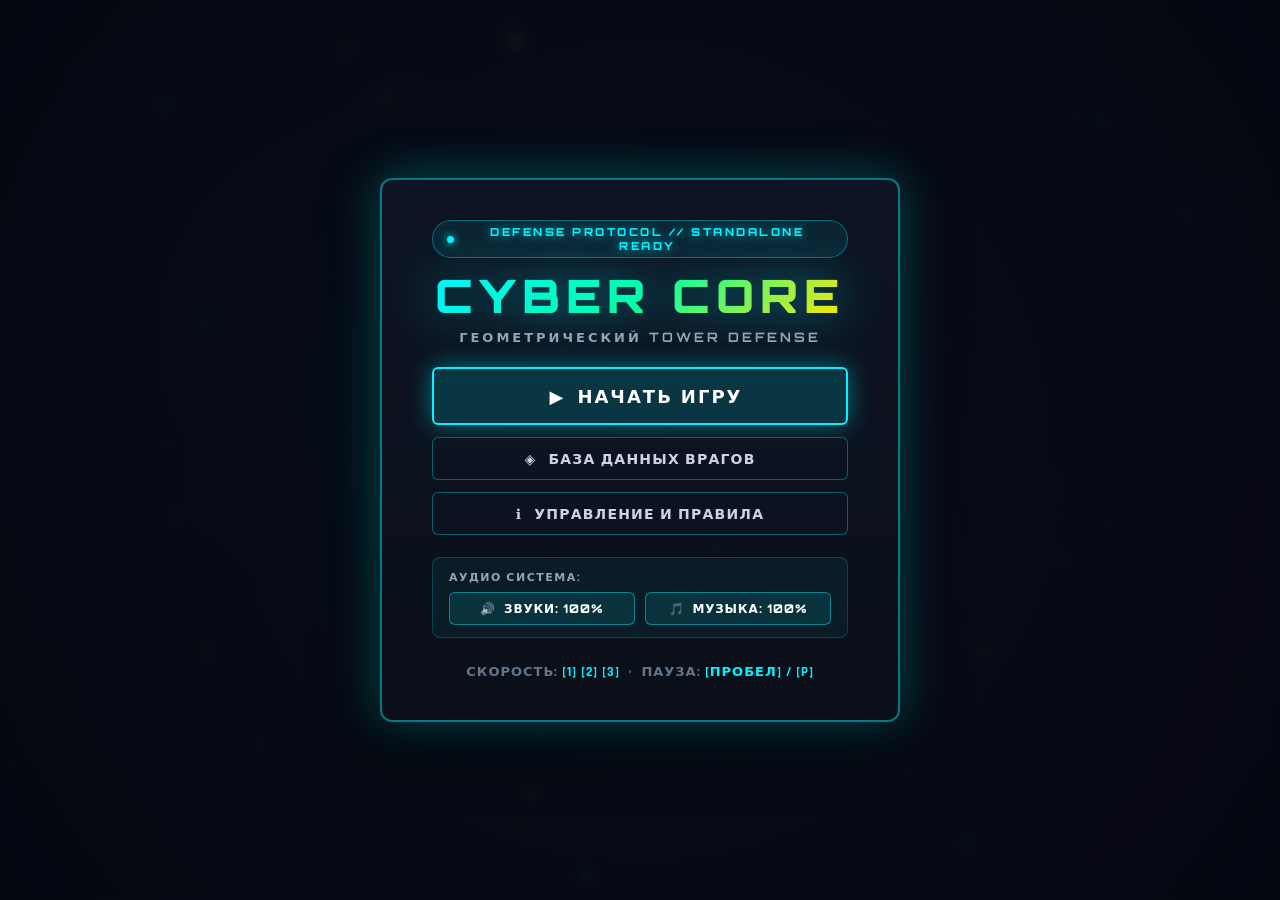
<file: test_builds/index_test_0.5.html>
<!DOCTYPE html>
<html lang="ru">
<head>
  <meta charset="UTF-8">
  <meta name="viewport" content="width=device-width, initial-scale=1.0, maximum-scale=1.0, user-scalable=no, viewport-fit=cover">
  <meta name="apple-mobile-web-app-capable" content="yes">
  <meta name="mobile-web-app-capable" content="yes">
  <title>Geometric Neon Cyberpunk - Tower Defense ECS</title>
  <link rel="preconnect" href="https://fonts.googleapis.com">
  <link rel="preconnect" href="https://fonts.gstatic.com" crossorigin>
  <link href="https://fonts.googleapis.com/css2?family=Orbitron:wght@600;700;800;900&family=Rajdhani:wght@600;700;800&display=swap" rel="stylesheet">
  <style>
/* ==========================================================================
   GEOMETRIC NEON CYBERPUNK THEME - TOWER DEFENSE
   HIGH-READABILITY & HIGH-CONTRAST REFINED STYLESHEET
   ========================================================================== */

:root {
  --bg-main: #06080e;
  --bg-panel: #0d131f;
  --bg-card: #131c2b;
  --bg-card-hover: #1b263b;
  
  --border-neon: rgba(0, 243, 255, 0.45);
  --border-neon-bright: #00f3ff;
  --border-dim: rgba(0, 243, 255, 0.25);
  
  --neon-cyan: #00f3ff;
  --neon-yellow: #ffe600;
  --neon-crimson: #ff1a66;
  --neon-purple: #a824ff;
  --neon-orange: #ff7700;
  --neon-green: #00ff88;

  --text-main: #f8fafc;
  --text-secondary: #cbd5e1;
  --text-dim: #94a3b8;
  --text-cyan: #00f3ff;
  
  --font-cyber: 'Orbitron', 'Segoe UI', system-ui, sans-serif;
  --font-ui: 'Rajdhani', 'Segoe UI', system-ui, sans-serif;
  --font-mono: 'Consolas', 'Courier New', monospace;
}

html, body {
  margin: 0;
  padding: 0;
  width: 100%;
  height: 100%;
  height: 100dvh;
  overflow: hidden;
  position: fixed;
  top: 0;
  left: 0;
  right: 0;
  bottom: 0;
  background-color: var(--bg-main);
  color: var(--text-main);
  font-family: var(--font-ui);
  display: flex;
  flex-direction: column;
  -webkit-font-smoothing: antialiased;
  -moz-osx-font-smoothing: grayscale;
  overscroll-behavior: none;
  -webkit-overscroll-behavior: none;
  touch-action: manipulation;
  -webkit-touch-callout: none;
  -webkit-user-select: none;
  -khtml-user-select: none;
  -moz-user-select: none;
  -ms-user-select: none;
  user-select: none;
  -webkit-tap-highlight-color: transparent;
}

* {
  box-sizing: border-box;
  margin: 0;
  padding: 0;
  -webkit-touch-callout: none;
  -webkit-user-select: none;
  -moz-user-select: none;
  -ms-user-select: none;
  user-select: none;
  -webkit-tap-highlight-color: transparent;
}

/* ==========================================================================
   GAME CONTAINER & LAYOUT
   ========================================================================== */

#game-app {
  display: flex;
  flex-direction: column;
  width: 100%;
  height: 100%;
  position: relative;
  overflow: hidden;
  touch-action: manipulation;
  overscroll-behavior: none;
}

/* TOP STATUS HUD */
#top-hud {
  height: 74px;
  background: linear-gradient(180deg, #0e1524 0%, rgba(11, 16, 28, 0.96) 100%);
  border-bottom: 2px solid var(--border-neon);
  box-shadow: 0 6px 25px rgba(0, 0, 0, 0.8), 0 1px 0 rgba(0, 243, 255, 0.3);
  display: flex;
  align-items: center;
  justify-content: space-between;
  padding: 0 24px;
  z-index: 20;
}

.hud-group {
  display: flex;
  align-items: center;
  gap: 16px;
}

.hud-badge {
  font-family: var(--font-cyber);
  font-size: 16px;
  font-weight: 800;
  letter-spacing: 1.5px;
  padding: 8px 18px;
  background: rgba(0, 243, 255, 0.12);
  border: 2px solid var(--neon-cyan);
  border-radius: 6px;
  color: #ffffff;
  text-shadow: 0 0 10px rgba(0, 243, 255, 0.8), 0 2px 4px rgba(0, 0, 0, 0.8);
  box-shadow: 0 0 14px rgba(0, 243, 255, 0.25);
  display: flex;
  align-items: center;
  gap: 6px;
}

.hud-badge.enemies {
  color: #ffe600;
  border-color: var(--neon-yellow);
  background: rgba(255, 230, 0, 0.12);
  text-shadow: 0 0 10px rgba(255, 230, 0, 0.8), 0 2px 4px rgba(0, 0, 0, 0.8);
  box-shadow: 0 0 14px rgba(255, 230, 0, 0.25);
}

.hud-credits {
  font-family: var(--font-cyber);
  font-size: 22px;
  font-weight: 900;
  color: #ffe600;
  text-shadow: 0 0 12px rgba(255, 230, 0, 0.8), 0 2px 4px #000000;
  background: rgba(255, 230, 0, 0.08);
  border: 1.5px solid rgba(255, 230, 0, 0.45);
  border-radius: 6px;
  padding: 6px 16px;
  display: flex;
  align-items: center;
  gap: 8px;
  transition: transform 0.15s ease, color 0.15s ease;
}

.hud-credits.pulse {
  transform: scale(1.18);
  color: #ffffff;
  border-color: #ffffff;
  box-shadow: 0 0 20px #ffe600;
}

/* Intermission countdown centered in top bar */
#intermission-container {
  display: flex;
  flex-direction: column;
  align-items: center;
  width: 320px;
  transition: opacity 0.3s ease;
}

#intermission-container.hidden {
  opacity: 0;
  pointer-events: none;
}

#intermission-text {
  font-family: var(--font-cyber);
  font-size: 14px;
  font-weight: 900;
  color: #ffe600;
  letter-spacing: 2px;
  margin-bottom: 6px;
  text-shadow: 0 0 14px rgba(255, 230, 0, 0.9), 0 2px 4px #000000;
  animation: neon-glow-pulse 1.2s infinite alternate;
}

@keyframes neon-glow-pulse {
  0% { text-shadow: 0 0 10px rgba(255, 230, 0, 0.7); }
  100% { text-shadow: 0 0 20px rgba(255, 230, 0, 1), 0 0 30px rgba(0, 243, 255, 0.6); }
}

.intermission-bar-bg {
  width: 100%;
  height: 12px;
  background: rgba(0, 0, 0, 0.7);
  border: 2px solid rgba(0, 243, 255, 0.45);
  border-radius: 6px;
  overflow: hidden;
  box-shadow: 0 0 12px rgba(0, 243, 255, 0.25), inset 0 2px 4px rgba(0, 0, 0, 0.8);
}

#intermission-bar {
  height: 100%;
  width: 100%;
  background: linear-gradient(90deg, #00f3ff, #ffe600);
  box-shadow: 0 0 15px #00f3ff, 0 0 25px rgba(255, 230, 0, 0.7);
  transition: width 0.1s linear;
}

/* Tower HP Bar */
.hp-container {
  display: flex;
  flex-direction: column;
  width: 250px;
}

.hp-bar-bg {
  width: 100%;
  height: 14px;
  background: rgba(0, 0, 0, 0.7);
  border: 2px solid rgba(255, 26, 102, 0.6);
  border-radius: 4px;
  overflow: hidden;
  box-shadow: inset 0 2px 4px rgba(0, 0, 0, 0.8);
}

#hud-hp-fill {
  width: 100%;
  height: 100%;
  background: linear-gradient(90deg, var(--neon-crimson), var(--neon-green));
  box-shadow: 0 0 12px rgba(0, 255, 136, 0.7);
  transition: width 0.2s ease;
}

#hud-hp-text {
  font-family: var(--font-ui);
  font-size: 16.5px;
  font-weight: 800;
  color: #ffffff;
  text-shadow: 0 1px 3px #000000, 0 0 6px rgba(0, 243, 255, 0.4);
  text-align: right;
  margin-top: 4px;
  letter-spacing: 0.5px;
}

/* Speed Controls Group */
.speed-controls {
  display: flex;
  align-items: center;
  background: rgba(0, 243, 255, 0.08);
  border: 2px solid var(--border-neon);
  border-radius: 6px;
  padding: 2px;
  gap: 2px;
  box-shadow: 0 0 10px rgba(0, 243, 255, 0.15);
}

.speed-btn {
  background: transparent;
  border: none;
  color: #94a3b8;
  padding: 6px 12px;
  border-radius: 4px;
  cursor: pointer;
  font-family: var(--font-cyber);
  font-weight: 800;
  font-size: 14px;
  letter-spacing: 0.5px;
  transition: all 0.15s ease;
}

.speed-btn:hover {
  color: #ffffff;
  background: rgba(0, 243, 255, 0.2);
}

.speed-btn.active {
  background: var(--neon-cyan);
  color: #060912;
  box-shadow: 0 0 14px rgba(0, 243, 255, 0.9);
  font-weight: 900;
  text-shadow: none;
}

.speed-btn.pause-btn {
  padding: 6px 10px;
  color: #00f3ff;
  border-right: 1px solid rgba(0, 243, 255, 0.25);
  border-radius: 4px 0 0 4px;
}

.speed-btn.pause-btn:hover {
  background: rgba(0, 243, 255, 0.25);
  color: #ffffff;
}

.speed-btn.pause-btn.active {
  background: #ff0055;
  color: #ffffff;
  box-shadow: 0 0 16px rgba(255, 0, 85, 0.95);
  border-color: #ff0055;
  animation: pause-pulse 1.2s infinite alternate;
}

@keyframes pause-pulse {
  0% { box-shadow: 0 0 8px rgba(255, 0, 85, 0.6); }
  100% { box-shadow: 0 0 20px rgba(255, 0, 85, 1); }
}

/* Speed and Audio Buttons */
.icon-btn {
  background: rgba(0, 243, 255, 0.12);
  border: 2px solid var(--border-neon);
  color: #ffffff;
  padding: 8px 16px;
  border-radius: 6px;
  cursor: pointer;
  font-family: var(--font-cyber);
  font-weight: 800;
  font-size: 15px;
  letter-spacing: 1px;
  transition: all 0.2s ease;
  text-shadow: 0 0 8px var(--neon-cyan);
}

.icon-btn:hover {
  background: rgba(0, 243, 255, 0.3);
  border-color: var(--neon-cyan);
  box-shadow: 0 0 15px rgba(0, 243, 255, 0.6);
  color: #ffffff;
}

.icon-btn.active {
  background: var(--neon-cyan);
  color: #060912;
  box-shadow: 0 0 20px rgba(0, 243, 255, 0.9);
  text-shadow: none;
}

.icon-btn.muted {
  opacity: 0.6;
}

/* Audio Controls Group (SFX & BGM) */
#volume-popover {
  position: fixed;
  z-index: 200;
  width: min(260px, calc(100vw - 16px));
  padding: 14px;
  background: var(--bg-panel);
  border: 1px solid var(--neon-cyan);
  border-radius: 8px;
  box-shadow: 0 8px 24px rgba(0, 0, 0, 0.65);
  font-family: var(--font-ui);
}

#volume-popover[hidden] {
  display: none;
}

.volume-heading {
  display: flex;
  align-items: center;
  justify-content: space-between;
  gap: 12px;
  font-size: 14px;
  font-weight: 800;
  color: var(--neon-cyan);
}

#volume-value {
  font-family: var(--font-mono);
  font-variant-numeric: tabular-nums;
}

#volume-slider {
  display: block;
  width: 100%;
  min-height: 44px;
  accent-color: var(--neon-cyan);
  cursor: pointer;
  touch-action: none;
}

#volume-mute {
  width: 100%;
  min-height: 44px;
  border: 1px solid var(--border-neon);
  border-radius: 5px;
  background: rgba(0, 243, 255, 0.1);
  color: var(--text-main);
  font: 800 14px var(--font-ui);
  cursor: pointer;
}

#volume-slider:focus-visible, #volume-mute:focus-visible {
  outline: 2px solid var(--neon-cyan);
  outline-offset: 2px;
}

.audio-controls-group {
  display: flex;
  align-items: center;
  gap: 8px;
}

.audio-btn {
  display: inline-flex;
  align-items: center;
  gap: 6px;
  padding: 6px 12px;
  font-family: var(--font-cyber);
  font-size: 13px;
  font-weight: 800;
  letter-spacing: 0.8px;
  background: rgba(0, 243, 255, 0.1);
  border: 1.5px solid var(--border-neon);
  border-radius: 6px;
  color: #ffffff;
  cursor: pointer;
  transition: all 0.15s ease;
  white-space: nowrap;
  user-select: none;
}

.audio-btn:hover {
  background: rgba(0, 243, 255, 0.25);
  border-color: var(--neon-cyan);
  box-shadow: 0 0 12px rgba(0, 243, 255, 0.5);
}

.audio-btn.muted {
  border-color: rgba(255, 26, 102, 0.5);
  background: rgba(255, 26, 102, 0.1);
  color: #ff8fae;
  box-shadow: none;
  opacity: 0.75;
}

.audio-btn .audio-icon {
  font-size: 15px;
}

.audio-btn .audio-label {
  font-size: 12px;
  letter-spacing: 0.5px;
}



/* ==========================================================================
   MAIN GAMEPLAY VIEW (CANVAS + SIDEBAR)
   ========================================================================== */

#game-viewport {
  flex: 1;
  display: flex;
  position: relative;
  overflow: hidden;
}

/* CANVAS */
#canvas-wrapper {
  flex: 1;
  position: relative;
  display: flex;
  align-items: center;
  justify-content: center;
  background-color: var(--bg-main);
  overflow: hidden;
  touch-action: none;
  user-select: none;
}

#game-canvas {
  width: 100%;
  height: 100%;
  display: block;
  touch-action: none;
  user-select: none;
}

/* Lightweight performance display; no animated effects while measuring FPS. */
#performance-overlay {
  position: absolute;
  top: 12px;
  right: 12px;
  z-index: 10;
  display: flex;
  align-items: center;
  gap: 8px;
  font: 13px var(--font-mono);
}

#btn-fps {
  min-width: 44px;
  min-height: 44px;
  padding: 6px 10px;
  border: 1px solid var(--border-neon);
  border-radius: 5px;
  background: var(--bg-panel);
  color: var(--text-secondary);
  font: inherit;
  cursor: pointer;
}

#btn-fps[aria-pressed="true"], #btn-fps:focus-visible {
  border-color: var(--neon-cyan);
  color: var(--neon-cyan);
}

#fps-counter {
  padding: 8px;
  border-radius: 5px;
  background: rgba(6, 8, 14, 0.9);
  color: var(--neon-cyan);
  font-variant-numeric: tabular-nums;
  white-space: nowrap;
  pointer-events: none;
}








/* ==========================================================================
   UPGRADE SIDEBAR
   ========================================================================== */

#sidebar {
  width: 380px;
  background-color: var(--bg-panel);
  border-left: 2px solid var(--border-neon);
  display: flex;
  flex-direction: column;
  z-index: 15;
  box-shadow: -6px 0 30px rgba(0, 0, 0, 0.7);
}

/* TABS */
.tabs-container {
  display: flex;
  border-bottom: 2px solid var(--border-neon);
  background: rgba(0, 0, 0, 0.35);
}

.tab-btn {
  flex: 1;
  padding: 14px 8px;
  background: transparent;
  border: none;
  border-bottom: 3px solid transparent;
  color: #94a3b8;
  font-family: var(--font-cyber);
  font-size: 14px;
  font-weight: 800;
  letter-spacing: 1px;
  cursor: pointer;
  transition: all 0.2s ease;
}

.tab-btn:hover {
  color: #ffffff;
  background: rgba(0, 243, 255, 0.08);
}

.tab-btn.active {
  color: var(--neon-cyan);
  border-bottom-color: var(--neon-cyan);
  background: rgba(0, 243, 255, 0.12);
  text-shadow: 0 0 10px rgba(0, 243, 255, 0.8);
  box-shadow: inset 0 -3px 10px rgba(0, 243, 255, 0.3);
}

/* UPGRADES LIST */
#upgrades-list {
  flex: 1;
  overflow-y: auto;
  padding: 12px;
  display: flex;
  flex-direction: column;
  gap: 10px;
  touch-action: pan-y;
  overscroll-behavior: contain;
  -webkit-overflow-scrolling: touch;
}

#upgrades-list::-webkit-scrollbar {
  width: 8px;
}

#upgrades-list::-webkit-scrollbar-track {
  background: rgba(0, 0, 0, 0.5);
  border-left: 1px solid rgba(0, 243, 255, 0.15);
}

#upgrades-list::-webkit-scrollbar-thumb {
  background: var(--neon-cyan);
  border-radius: 4px;
  box-shadow: 0 0 10px var(--neon-cyan);
}

/* UPGRADE CARD */
.upgrade-card {
  background-color: var(--bg-card);
  border: 1.5px solid rgba(0, 243, 255, 0.25);
  border-radius: 8px;
  padding: 12px 14px;
  display: flex;
  flex-direction: column;
  gap: 8px;
  box-shadow: 0 3px 12px rgba(0, 0, 0, 0.4);
  transition: all 0.2s ease;
}

.upgrade-card:hover {
  background-color: var(--bg-card-hover);
  border-color: var(--neon-cyan);
  box-shadow: 0 4px 18px rgba(0, 243, 255, 0.25);
}

.upgrade-header {
  display: flex;
  justify-content: space-between;
  align-items: center;
}

.upgrade-title {
  font-family: var(--font-ui);
  font-size: 16px;
  font-weight: 800;
  color: #ffffff;
  letter-spacing: 0.5px;
  display: flex;
  align-items: center;
  gap: 6px;
}

.upgrade-lvl {
  font-family: var(--font-cyber);
  font-size: 12px;
  font-weight: 800;
  padding: 3px 8px;
  background: rgba(0, 243, 255, 0.12);
  border: 1.5px solid var(--neon-cyan);
  border-radius: 4px;
  color: var(--neon-cyan);
  text-shadow: 0 0 6px var(--neon-cyan);
}

.upgrade-stats {
  display: flex;
  align-items: center;
  gap: 10px;
  font-family: var(--font-ui);
  font-size: 15px;
  font-weight: 700;
}

.stat-current {
  color: var(--text-secondary);
}

.stat-arrow {
  color: var(--neon-cyan);
  font-size: 18px;
  font-weight: 900;
}

.stat-next {
  color: var(--neon-green);
  font-size: 16px;
  font-weight: 800;
  text-shadow: 0 0 8px rgba(0, 255, 136, 0.6);
}

.upgrade-buy-btn {
  background: rgba(0, 243, 255, 0.15);
  border: 2px solid var(--neon-cyan);
  color: #ffffff;
  font-family: var(--font-cyber);
  font-size: 14px;
  font-weight: 900;
  padding: 10px 14px;
  border-radius: 5px;
  cursor: pointer;
  letter-spacing: 1px;
  transition: all 0.2s ease;
  display: flex;
  align-items: center;
  justify-content: center;
  gap: 8px;
  text-shadow: 0 0 8px var(--neon-cyan);
  box-shadow: 0 0 10px rgba(0, 243, 255, 0.2);
}

.upgrade-buy-btn:hover:not(:disabled) {
  background: var(--neon-cyan);
  color: #060912;
  box-shadow: 0 0 20px rgba(0, 243, 255, 0.8);
  text-shadow: none;
}

.upgrade-buy-btn.disabled,
.upgrade-buy-btn:disabled {
  opacity: 0.45;
  border-color: rgba(255, 255, 255, 0.12);
  color: #64748b;
  background: rgba(255, 255, 255, 0.04);
  cursor: not-allowed;
  box-shadow: none;
  text-shadow: none;
}

.upgrade-card.maxed {
  border-color: rgba(0, 255, 136, 0.45);
}

.upgrade-card.maxed .upgrade-lvl {
  color: var(--neon-green);
  border-color: rgba(0, 255, 136, 0.6);
  text-shadow: 0 0 6px var(--neon-green);
}

.upgrade-card.locked {
  opacity: 0.65;
  border-color: rgba(255, 170, 0, 0.25);
}

.upgrade-card.locked .upgrade-buy-btn {
  font-size: 11.5px;
  letter-spacing: 0.5px;
  color: #ffaa00;
  border-color: rgba(255, 170, 0, 0.35);
  background: rgba(255, 170, 0, 0.05);
  box-shadow: none;
  text-shadow: none;
}

/* ==========================================================================
   GAME OVER MODAL
   ========================================================================== */

.modal-backdrop {
  position: absolute;
  top: 0;
  left: 0;
  width: 100%;
  height: 100%;
  background: rgba(7, 10, 16, 0.92);
  backdrop-filter: blur(12px);
  display: flex;
  align-items: center;
  justify-content: center;
  z-index: 100;
  transition: opacity 0.3s ease;
}

.modal-backdrop.hidden {
  opacity: 0;
  pointer-events: none;
}

.modal-content {
  background: var(--bg-panel);
  border: 3px solid var(--neon-crimson);
  border-radius: 10px;
  padding: 44px 56px;
  display: flex;
  flex-direction: column;
  align-items: center;
  gap: 24px;
  box-shadow: 0 0 50px rgba(255, 26, 102, 0.6), 0 0 100px rgba(0, 0, 0, 0.9);
  text-align: center;
  max-width: 480px;
}

.modal-title {
  font-family: var(--font-cyber);
  font-size: 32px;
  font-weight: 900;
  color: var(--neon-crimson);
  letter-spacing: 4px;
  text-shadow: 0 0 25px rgba(255, 26, 102, 0.9);
}

.modal-body {
  font-family: var(--font-ui);
  font-size: 18px;
  font-weight: 700;
  color: #e2f4ff;
  display: flex;
  flex-direction: column;
  gap: 10px;
  line-height: 1.6;
}

#modal-final-wave {
  font-family: var(--font-cyber);
  font-weight: 900;
  color: var(--neon-cyan);
  text-shadow: 0 0 10px var(--neon-cyan);
}

.modal-btn {
  background: rgba(255, 26, 102, 0.2);
  border: 2px solid var(--neon-crimson);
  color: #ffffff;
  font-family: var(--font-cyber);
  font-size: 16px;
  font-weight: 900;
  letter-spacing: 2px;
  padding: 14px 30px;
  border-radius: 6px;
  cursor: pointer;
  transition: all 0.2s ease;
  box-shadow: 0 0 20px rgba(255, 26, 102, 0.5);
}

.modal-btn:hover {
  background: var(--neon-crimson);
  color: #060912;
  box-shadow: 0 0 35px rgba(255, 26, 102, 0.9);
}

/* ==========================================================================
   MAIN MENU & IN-MENU LAYOUT
   ========================================================================== */

#game-app.in-menu #top-hud {
  display: none !important;
}

#game-app.in-menu #sidebar {
  display: none !important;
}


.menu-overlay {
  position: absolute;
  top: 0;
  left: 0;
  width: 100%;
  height: 100%;
  background: radial-gradient(circle at center, rgba(10, 16, 28, 0.75) 0%, rgba(5, 7, 17, 0.92) 100%);
  backdrop-filter: blur(6px);
  display: flex;
  align-items: center;
  justify-content: center;
  z-index: 80;
  transition: opacity 0.3s ease;
}

.menu-overlay.hidden {
  opacity: 0;
  pointer-events: none;
  display: none;
}

.menu-panel {
  background: linear-gradient(180deg, rgba(14, 21, 36, 0.95) 0%, rgba(10, 15, 26, 0.98) 100%);
  border: 2px solid var(--border-neon);
  border-radius: 12px;
  padding: 40px 50px;
  display: flex;
  flex-direction: column;
  align-items: center;
  gap: 22px;
  box-shadow: 0 0 50px rgba(0, 243, 255, 0.3), 0 20px 60px rgba(0, 0, 0, 0.9);
  text-align: center;
  width: 90%;
  max-width: 520px;
  position: relative;
}

.menu-header {
  display: flex;
  flex-direction: column;
  align-items: center;
  gap: 8px;
}

.menu-protocol-tag {
  font-family: var(--font-cyber);
  font-size: 11px;
  font-weight: 800;
  letter-spacing: 2.5px;
  color: var(--neon-cyan);
  text-shadow: 0 0 10px rgba(0, 243, 255, 0.7);
  background: rgba(0, 243, 255, 0.08);
  border: 1px solid rgba(0, 243, 255, 0.35);
  border-radius: 20px;
  padding: 4px 14px;
  display: inline-flex;
  align-items: center;
  gap: 8px;
}

.pulse-dot {
  width: 7px;
  height: 7px;
  border-radius: 50%;
  background: var(--neon-cyan);
  box-shadow: 0 0 8px var(--neon-cyan);
  animation: pulse-dot-anim 1.5s infinite alternate;
}

@keyframes pulse-dot-anim {
  0% { transform: scale(0.8); opacity: 0.5; }
  100% { transform: scale(1.3); opacity: 1; }
}

.menu-title {
  font-family: var(--font-cyber);
  font-size: 46px;
  font-weight: 900;
  letter-spacing: 6px;
  background: linear-gradient(135deg, #00f3ff 0%, #00ffaa 50%, #ffe600 100%);
  -webkit-background-clip: text;
  -webkit-text-fill-color: transparent;
  filter: drop-shadow(0 0 25px rgba(0, 243, 255, 0.6));
  line-height: 1.1;
  margin-top: 4px;
}

.menu-subtitle {
  font-family: var(--font-cyber);
  font-size: 13px;
  font-weight: 700;
  letter-spacing: 3px;
  color: #94a3b8;
  text-transform: uppercase;
}

.menu-actions {
  display: flex;
  flex-direction: column;
  gap: 12px;
  width: 100%;
}

.menu-btn {
  font-family: var(--font-cyber);
  border-radius: 6px;
  cursor: pointer;
  display: flex;
  align-items: center;
  justify-content: center;
  gap: 12px;
  transition: all 0.2s ease;
  user-select: none;
  outline: none;
}

.menu-btn.primary-btn {
  background: rgba(0, 243, 255, 0.16);
  border: 2px solid var(--neon-cyan);
  color: #ffffff;
  font-size: 18px;
  font-weight: 900;
  letter-spacing: 2px;
  padding: 16px 28px;
  box-shadow: 0 0 25px rgba(0, 243, 255, 0.45);
  animation: primary-glow-pulse 2.2s infinite alternate ease-in-out;
}

@keyframes primary-glow-pulse {
  0% { box-shadow: 0 0 20px rgba(0, 243, 255, 0.4); border-color: rgba(0, 243, 255, 0.7); }
  100% { box-shadow: 0 0 40px rgba(0, 243, 255, 0.8), inset 0 0 15px rgba(0, 243, 255, 0.25); border-color: #00f3ff; }
}

.menu-btn.primary-btn:hover {
  background: var(--neon-cyan);
  color: #050711;
  box-shadow: 0 0 50px rgba(0, 243, 255, 0.95);
  transform: translateY(-2px);
}

.menu-btn.secondary-btn {
  background: rgba(13, 20, 34, 0.85);
  border: 1.5px solid rgba(0, 243, 255, 0.35);
  color: #cbd5e1;
  font-size: 14px;
  font-weight: 800;
  letter-spacing: 1.2px;
  padding: 12px 20px;
}

.menu-btn.secondary-btn:hover {
  border-color: var(--neon-cyan);
  color: #ffffff;
  background: rgba(0, 243, 255, 0.15);
  box-shadow: 0 0 16px rgba(0, 243, 255, 0.35);
  transform: translateY(-1px);
}

.menu-audio-section {
  width: 100%;
  background: rgba(0, 243, 255, 0.05);
  border: 1px solid rgba(0, 243, 255, 0.2);
  border-radius: 8px;
  padding: 12px 16px;
  display: flex;
  flex-direction: column;
  gap: 8px;
}

.menu-audio-header {
  font-family: var(--font-cyber);
  font-size: 11px;
  font-weight: 800;
  letter-spacing: 1.5px;
  color: #94a3b8;
  text-align: left;
}

.menu-audio-buttons {
  display: flex;
  gap: 10px;
  justify-content: center;
}

.menu-audio-btn {
  flex: 1;
  display: inline-flex;
  align-items: center;
  justify-content: center;
  gap: 8px;
  padding: 8px 12px;
  font-family: var(--font-cyber);
  font-size: 12px;
  font-weight: 800;
  letter-spacing: 0.8px;
  background: rgba(0, 243, 255, 0.1);
  border: 1.5px solid var(--border-neon);
  border-radius: 6px;
  color: #ffffff;
  cursor: pointer;
  transition: all 0.15s ease;
  white-space: nowrap;
}

.menu-audio-btn:hover {
  background: rgba(0, 243, 255, 0.25);
  border-color: var(--neon-cyan);
  box-shadow: 0 0 12px rgba(0, 243, 255, 0.5);
}

.menu-audio-btn.muted {
  border-color: rgba(255, 26, 102, 0.5);
  background: rgba(255, 26, 102, 0.1);
  color: #ff8fae;
}

.menu-footer {
  margin-top: 4px;
}

.menu-keys-hint {
  font-family: var(--font-ui);
  font-size: 13px;
  font-weight: 700;
  color: #64748b;
  letter-spacing: 1px;
  display: flex;
  align-items: center;
  gap: 8px;
}

.menu-keys-hint b {
  color: var(--neon-cyan);
}

.dot-sep {
  color: rgba(0, 243, 255, 0.4);
}

/* ==========================================================================
   TOP HUD NAVIGATION BUTTON
   ========================================================================== */

.menu-nav-btn {
  font-size: 13px !important;
  padding: 6px 14px !important;
  display: inline-flex;
  align-items: center;
  gap: 6px;
}

.menu-nav-btn .menu-icon {
  font-size: 15px;
}

/* ==========================================================================
   MODAL HEADERS & COMMON STYLES
   ========================================================================== */

.modal-header {
  width: 100%;
  display: flex;
  align-items: center;
  justify-content: space-between;
  border-bottom: 1.5px solid rgba(0, 243, 255, 0.25);
  padding-bottom: 12px;
}

.modal-close-x {
  background: transparent;
  border: none;
  color: #94a3b8;
  font-size: 24px;
  font-weight: 700;
  cursor: pointer;
  line-height: 1;
  padding: 2px 8px;
  border-radius: 4px;
  transition: all 0.15s ease;
}

.modal-close-x:hover {
  color: var(--neon-crimson);
  background: rgba(255, 26, 102, 0.15);
}

.modal-buttons-row {
  display: flex;
  gap: 14px;
  width: 100%;
  justify-content: center;
}

.modal-btn.cyan-btn {
  background: rgba(0, 243, 255, 0.2);
  border: 2px solid var(--neon-cyan);
  color: #ffffff;
  box-shadow: 0 0 20px rgba(0, 243, 255, 0.45);
}

.modal-btn.cyan-btn:hover {
  background: var(--neon-cyan);
  color: #060912;
  box-shadow: 0 0 35px rgba(0, 243, 255, 0.9);
}

.modal-btn.secondary-btn {
  background: rgba(255, 255, 255, 0.08);
  border: 2px solid rgba(255, 255, 255, 0.35);
  color: #e2f4ff;
  box-shadow: none;
}

.modal-btn.secondary-btn:hover {
  background: rgba(255, 255, 255, 0.22);
  border-color: #ffffff;
  color: #ffffff;
  box-shadow: 0 0 20px rgba(255, 255, 255, 0.4);
}

.modal-title.cyan-title {
  color: var(--neon-cyan);
  text-shadow: 0 0 20px rgba(0, 243, 255, 0.8);
  font-size: 24px;
}

.modal-title.warning-title {
  color: var(--neon-yellow);
  text-shadow: 0 0 20px rgba(255, 230, 0, 0.8);
}

/* ==========================================================================
   ENEMY INTEL DATABASE MODAL
   ========================================================================== */

.modal-intel-content {
  max-width: 900px !important;
  max-height: 88vh;
  border-color: var(--neon-cyan) !important;
  box-shadow: 0 0 50px rgba(0, 243, 255, 0.4), 0 0 100px rgba(0, 0, 0, 0.95) !important;
  padding: 30px 40px !important;
  gap: 16px !important;
}

.intel-grid {
  display: grid;
  grid-template-columns: repeat(auto-fill, minmax(min(320px, 100%), 1fr));
  gap: 14px;
  overflow-y: auto;
  max-height: 62vh;
  padding-right: 8px;
  width: 100%;
  touch-action: pan-y;
  overscroll-behavior: contain;
  -webkit-overflow-scrolling: touch;
}

.intel-grid::-webkit-scrollbar,
.help-scroll-body::-webkit-scrollbar {
  width: 6px;
}

.intel-grid::-webkit-scrollbar-track,
.help-scroll-body::-webkit-scrollbar-track {
  background: rgba(5, 8, 14, 0.7);
  border-radius: 3px;
}

.intel-grid::-webkit-scrollbar-thumb,
.help-scroll-body::-webkit-scrollbar-thumb {
  background: var(--border-neon);
  border-radius: 3px;
}

.intel-grid::-webkit-scrollbar-thumb:hover,
.help-scroll-body::-webkit-scrollbar-thumb:hover {
  background: var(--neon-cyan);
}

.intel-card {
  background: #0d1422;
  border: 1.5px solid rgba(0, 243, 255, 0.2);
  border-radius: 8px;
  padding: 14px 16px;
  display: flex;
  gap: 14px;
  text-align: left;
  transition: all 0.2s ease;
}

.intel-card:hover {
  border-color: var(--neon-cyan);
  box-shadow: 0 0 18px rgba(0, 243, 255, 0.25);
  background: #111a2d;
}

.intel-card.boss-card {
  border-color: rgba(255, 0, 170, 0.45);
  background: #141022;
}

.intel-card.boss-card:hover {
  border-color: #ff00aa;
  box-shadow: 0 0 24px rgba(255, 0, 170, 0.4);
}

.intel-icon-box {
  width: 58px;
  height: 58px;
  border-radius: 8px;
  background: #060912;
  display: flex;
  align-items: center;
  justify-content: center;
  flex-shrink: 0;
  border: 2px solid;
  overflow: hidden;
  position: relative;
  box-shadow: inset 0 0 12px rgba(0, 0, 0, 0.85);
}

.intel-canvas {
  width: 54px;
  height: 54px;
  display: block;
}

.scout-box { border-color: #ffe600; box-shadow: inset 0 0 10px rgba(255, 230, 0, 0.2), 0 0 8px rgba(255, 230, 0, 0.25); }
.tank-box { border-color: #9d00ff; box-shadow: inset 0 0 10px rgba(157, 0, 255, 0.2), 0 0 8px rgba(157, 0, 255, 0.25); }
.sniper-box { border-color: #ff7700; box-shadow: inset 0 0 10px rgba(255, 119, 0, 0.2), 0 0 8px rgba(255, 119, 0, 0.25); }
.fighter-box { border-color: #ff0055; box-shadow: inset 0 0 10px rgba(255, 0, 85, 0.2), 0 0 8px rgba(255, 0, 85, 0.25); }
.aegis-box { border-color: #00e5ff; box-shadow: inset 0 0 10px rgba(0, 229, 255, 0.2), 0 0 8px rgba(0, 229, 255, 0.25); }
.splitter-box { border-color: #00ff66; box-shadow: inset 0 0 10px rgba(0, 255, 102, 0.2), 0 0 8px rgba(0, 255, 102, 0.25); }
.blinker-box { border-color: #00ffff; box-shadow: inset 0 0 10px rgba(0, 255, 255, 0.2), 0 0 8px rgba(0, 255, 255, 0.25); }
.architect-box { border-color: #ff00aa; box-shadow: inset 0 0 14px rgba(255, 0, 170, 0.25), 0 0 12px rgba(255, 0, 170, 0.35); }

.intel-info {
  display: flex;
  flex-direction: column;
  gap: 5px;
  flex: 1;
}

.intel-name-row {
  display: flex;
  align-items: center;
  justify-content: space-between;
}

.intel-name {
  font-family: var(--font-cyber);
  font-size: 15px;
  font-weight: 900;
  letter-spacing: 1px;
}

.scout-color { color: #ffe600; text-shadow: 0 0 8px rgba(255, 230, 0, 0.4); }
.tank-color { color: #a855f7; text-shadow: 0 0 8px rgba(168, 85, 247, 0.4); }
.sniper-color { color: #ff7700; text-shadow: 0 0 8px rgba(255, 119, 0, 0.4); }
.fighter-color { color: #ff0055; text-shadow: 0 0 8px rgba(255, 0, 85, 0.4); }
.aegis-color { color: #00e5ff; text-shadow: 0 0 8px rgba(0, 229, 255, 0.4); }
.splitter-color { color: #00ff66; text-shadow: 0 0 8px rgba(0, 255, 102, 0.4); }
.blinker-color { color: #ffffff; text-shadow: 0 0 8px rgba(0, 255, 255, 0.5); }
.architect-color { color: #ff00aa; text-shadow: 0 0 10px rgba(255, 0, 170, 0.5); }

.intel-badge {
  font-family: var(--font-cyber);
  font-size: 10px;
  font-weight: 800;
  letter-spacing: 0.5px;
  padding: 2px 7px;
  border-radius: 4px;
  border: 1px solid;
}

.scout-badge { border-color: rgba(255, 230, 0, 0.4); color: #ffe600; background: rgba(255, 230, 0, 0.08); }
.tank-badge { border-color: rgba(168, 85, 247, 0.4); color: #a855f7; background: rgba(168, 85, 247, 0.08); }
.sniper-badge { border-color: rgba(255, 119, 0, 0.4); color: #ff7700; background: rgba(255, 119, 0, 0.08); }
.fighter-badge { border-color: rgba(255, 0, 85, 0.4); color: #ff0055; background: rgba(255, 0, 85, 0.08); }
.aegis-badge { border-color: rgba(0, 229, 255, 0.4); color: #00e5ff; background: rgba(0, 229, 255, 0.08); }
.splitter-badge { border-color: rgba(0, 255, 102, 0.4); color: #00ff66; background: rgba(0, 255, 102, 0.08); }
.blinker-badge { border-color: rgba(0, 255, 255, 0.4); color: #00ffff; background: rgba(0, 255, 255, 0.08); }
.architect-badge { border-color: rgba(255, 0, 170, 0.4); color: #ff00aa; background: rgba(255, 0, 170, 0.08); }

.intel-desc {
  font-family: var(--font-ui);
  font-size: 14px;
  color: #cbd5e1;
  line-height: 1.4;
}

.intel-tip {
  font-family: var(--font-ui);
  font-size: 12.5px;
  font-weight: 700;
  color: #ffe600;
  margin-top: 2px;
}

/* ==========================================================================
   HOW TO PLAY / RULES MODAL
   ========================================================================== */

.modal-help-content {
  max-width: 740px !important;
  max-height: 88vh;
  border-color: var(--neon-cyan) !important;
  box-shadow: 0 0 50px rgba(0, 243, 255, 0.4), 0 0 100px rgba(0, 0, 0, 0.95) !important;
  padding: 30px 40px !important;
  gap: 16px !important;
}

.help-scroll-body {
  overflow-y: auto;
  max-height: 62vh;
  display: flex;
  flex-direction: column;
  gap: 18px;
  padding-right: 8px;
  width: 100%;
  text-align: left;
  touch-action: pan-y;
  overscroll-behavior: contain;
  -webkit-overflow-scrolling: touch;
}

.help-section {
  display: flex;
  flex-direction: column;
  gap: 8px;
  background: rgba(13, 20, 34, 0.6);
  border: 1px solid rgba(0, 243, 255, 0.15);
  border-radius: 8px;
  padding: 14px 18px;
}

.help-heading {
  font-family: var(--font-cyber);
  font-size: 15px;
  font-weight: 800;
  letter-spacing: 1px;
  color: var(--neon-cyan);
}

.help-branches {
  display: grid;
  grid-template-columns: repeat(3, 1fr);
  gap: 10px;
  margin-top: 4px;
}

.help-branch {
  background: #080c16;
  border-radius: 6px;
  padding: 10px;
  border: 1px solid rgba(255, 255, 255, 0.1);
  display: flex;
  flex-direction: column;
  gap: 4px;
}

.branch-title {
  font-family: var(--font-cyber);
  font-size: 13px;
  font-weight: 800;
  letter-spacing: 1px;
}

.offense-color { color: var(--neon-crimson); }
.defense-color { color: var(--neon-cyan); }
.utility-color { color: var(--neon-yellow); }

.help-bullets {
  list-style: none;
  display: flex;
  flex-direction: column;
  gap: 6px;
}

.help-bullets li {
  font-family: var(--font-ui);
  font-size: 14px;
  color: #cbd5e1;
  position: relative;
  padding-left: 16px;
}

.help-bullets li::before {
  content: '▸';
  color: var(--neon-cyan);
  position: absolute;
  left: 0;
}

.hotkeys-list {
  display: flex;
  flex-direction: column;
  gap: 8px;
}

.hotkey-item {
  display: flex;
  align-items: center;
  gap: 10px;
  font-family: var(--font-ui);
  font-size: 14px;
  color: #e2f4ff;
}

.hotkey-item kbd {
  background: #080c16;
  border: 1.5px solid var(--border-neon);
  border-radius: 4px;
  padding: 3px 8px;
  font-family: var(--font-cyber);
  font-size: 12px;
  font-weight: 800;
  color: var(--neon-cyan);
  box-shadow: 0 0 8px rgba(0, 243, 255, 0.3);
}

/* ==========================================================================
   YANDEX GAMES RESPONSIVE ADAPTATIONS & ORIENTATION SUPPORT
   ========================================================================== */

/* 1. Medium Desktops & Laptops (<= 1280px) */
@media (max-width: 1280px) {
  #top-hud {
    padding: 0 14px;
    gap: 8px;
  }
  .hud-group {
    gap: 8px;
  }
  .hp-container {
    width: 180px;
  }
  #hud-hp-text {
    font-size: 14px;
  }
  #intermission-container {
    width: 220px;
  }
  .hud-badge {
    padding: 6px 12px;
    font-size: 14px;
  }
  .hud-credits {
    padding: 5px 12px;
    font-size: 18px;
  }
  .audio-btn .audio-label {
    display: none;
  }
  .audio-btn {
    padding: 6px 9px;
  }
}

/* 2. Tablets & Compact Windows (<= 1024px) */
@media (max-width: 1024px) {
  #sidebar {
    width: 310px;
  }
  .tab-btn {
    padding: 10px 4px;
    font-size: 12px;
  }
  .hp-container {
    width: 140px;
  }
  #intermission-container {
    width: 180px;
  }
  .speed-btn {
    padding: 5px 8px;
    font-size: 12px;
  }
  .icon-btn {
    padding: 6px 10px;
    font-size: 13px;
  }
}

/* 3. Small Screens & Mobile Landscape (<= 860px) */
@media (max-width: 860px) {
  #sidebar {
    width: 260px;
  }
  .upgrade-card {
    padding: 8px 10px;
    gap: 6px;
  }
  .upgrade-title {
    font-size: 13.5px;
  }
  .upgrade-desc {
    font-size: 11.5px;
  }
  .upgrade-buy-btn {
    padding: 6px 10px;
    font-size: 12px;
  }
  #top-hud {
    height: auto;
    min-height: 56px;
    padding: 6px 10px;
    flex-wrap: wrap;
    justify-content: space-between;
  }
  .hud-badge {
    padding: 4px 8px;
    font-size: 13px;
    letter-spacing: 0.5px;
  }
  .hud-credits {
    padding: 4px 10px;
    font-size: 16px;
  }
  .hp-container {
    width: 120px;
  }
  #hud-hp-text {
    font-size: 12px;
  }
  #intermission-container {
    width: 140px;
  }
  #intermission-text {
    font-size: 11px;
  }
}

/* Shared viewport constraints: safe areas, nested scroll containers and touch input. */
#game-app {
  padding: env(safe-area-inset-top, 0px) env(safe-area-inset-right, 0px) env(safe-area-inset-bottom, 0px) env(safe-area-inset-left, 0px);
}
#top-hud, .tabs-container { flex-shrink: 0; }
#game-viewport, #canvas-wrapper, #sidebar, #upgrade-panel, #upgrades-list { min-height: 0; min-width: 0; }
#sidebar { flex-shrink: 0; }
#upgrade-panel { display: flex; flex-direction: column; flex: 1; overflow: hidden; }
.hud-game-controls { display: flex; align-items: center; gap: 8px; }
#mobile-speed { display: none; }
[data-scrollable] { touch-action: pan-y; overscroll-behavior: contain; -webkit-overflow-scrolling: touch; }
.menu-panel { max-height: calc(100dvh - env(safe-area-inset-top, 0px) - env(safe-area-inset-bottom, 0px) - 24px); overflow-y: auto; flex-shrink: 0; }
.menu-overlay, .modal-backdrop { padding: max(12px, env(safe-area-inset-top, 0px)) max(12px, env(safe-area-inset-right, 0px)) max(12px, env(safe-area-inset-bottom, 0px)) max(12px, env(safe-area-inset-left, 0px)); }
.modal-content {
  max-height: calc(100dvh - env(safe-area-inset-top, 0px) - env(safe-area-inset-bottom, 0px) - 24px);
  overflow-y: auto;
  min-height: 0;
}
.modal-header, .modal-buttons-row { flex-shrink: 0; }
.intel-grid, .help-scroll-body { min-height: 0; flex-shrink: 1; }
.upgrade-card { flex-shrink: 0; }
button, select, input { -webkit-tap-highlight-color: transparent; }
button:focus-visible, select:focus-visible { outline: 2px solid var(--neon-cyan); outline-offset: 2px; }
#game-app.in-menu #performance-overlay { display: none; }

/* Compact HUD used by phones, tablets and narrow desktop windows. */
@media (max-width: 1100px) {
  #top-hud {
    display: grid;
    grid-template-columns: repeat(4, minmax(0, 1fr));
    height: auto;
    min-height: 0;
    gap: 6px;
    padding: 6px 8px;
  }
  #top-hud > .hud-group { display: contents; }
  .hud-badge {
    font-size: clamp(10px, 2.5vw, 13px);
    padding: 5px 3px;
    justify-content: center;
    letter-spacing: 0;
    white-space: nowrap;
    min-width: 0;
  }
  .hud-credits {
    font-size: clamp(12px, 3vw, 17px);
    padding: 4px;
    justify-content: center;
    white-space: nowrap;
    min-width: 0;
  }
  .hp-container { width: auto; min-width: 0; }
  #hud-hp-text { font-size: 10px; line-height: 1.15; overflow-wrap: anywhere; }
  .hud-game-controls { grid-column: 1 / -1; gap: 6px; width: 100%; }
  .speed-controls { flex: 1; gap: 4px; min-width: 0; }
  .speed-controls .speed-btn[data-speed] { display: none; }
  #mobile-speed {
    display: block;
    flex: 1;
    min-width: 60px;
    background: var(--bg-panel);
    color: var(--neon-cyan);
    border: 1px solid var(--border-neon);
    border-radius: 5px;
    font: 800 16px var(--font-ui);
    padding: 0 8px;
  }
  .speed-btn, .icon-btn, #mobile-speed { min-height: 44px; min-width: 44px; }
  .audio-btn .audio-label, .menu-nav-btn .menu-label { display: none; }
  .menu-nav-btn, .audio-btn { padding: 6px; justify-content: center; }
  .audio-controls-group { gap: 4px; }
  #intermission-container { grid-column: 1 / -1; order: 5; width: 100%; margin: 0; }
  #intermission-container.hidden { display: none; }
  #intermission-text { font-size: 10px; letter-spacing: 0.5px; margin-bottom: 2px; }
  .intermission-bar-bg { height: 5px; border-width: 1px; }
  #performance-overlay { top: 8px; right: 8px; gap: 4px; font-size: 11px; }
  #fps-counter { padding: 5px; }
  #sidebar { width: clamp(250px, 30vw, 320px); }
  .tab-btn, .upgrade-buy-btn { min-height: 44px; }
  .tab-btn { padding: 6px 3px; font-size: 11px; letter-spacing: 0; }
  .upgrade-card { padding: 10px; gap: 6px; }
  .upgrade-title { font-size: 15px; overflow-wrap: anywhere; }
  .upgrade-lvl { flex-shrink: 0; font-size: 10px; padding: 3px 5px; }
  .upgrade-stats { flex-wrap: wrap; gap: 6px; font-size: 14px; }
  .upgrade-buy-btn { font-size: 12px; padding: 6px; letter-spacing: 0; }
  .menu-panel { width: 100%; padding: 20px 16px; gap: 14px; }
  .menu-title { font-size: clamp(26px, 6vw, 46px); letter-spacing: 2px; }
  .menu-subtitle { font-size: 11px; letter-spacing: 1px; }
  .menu-protocol-tag { font-size: 9px; letter-spacing: 1px; padding: 4px 8px; }
  .menu-btn, .menu-audio-btn, .modal-btn, .modal-close-x { min-height: 44px; }
  .menu-btn { font-size: 14px; padding: 12px; }
  .menu-audio-section { width: 100%; padding: 10px; }
  .menu-audio-buttons { flex-wrap: wrap; }
  .menu-audio-btn { font-size: 11px; padding: 6px; }
  .menu-keys-hint { display: none; }
  .modal-content { padding: 18px 14px !important; width: min(94vw, 760px) !important; gap: 12px !important; }
  .modal-title { font-size: clamp(18px, 4vw, 26px) !important; letter-spacing: 1px !important; overflow-wrap: anywhere; }
  .modal-body { font-size: 15px; }
  .modal-buttons-row { width: 100%; flex-wrap: wrap; gap: 8px; }
  .modal-btn { flex: 1; font-size: 13px; padding: 10px; }
  .intel-grid, .help-scroll-body { max-height: none; }
  .intel-card { padding: 10px; gap: 10px; }
  .intel-info { min-width: 0; overflow-wrap: anywhere; }
  .intel-name-row { flex-wrap: wrap; gap: 4px; }
  .modal-header { gap: 6px; }
  .modal-header .modal-title { min-width: 0; }
  .modal-close-x { flex-shrink: 0; min-width: 44px; }
  .hotkey-item { flex-wrap: wrap; }
  .modal-content, .modal-intel-content, .modal-help-content { max-width: 100% !important; }
}

/* Portrait: a collapsible bottom upgrade deck leaves the fight visible. */
@media (max-width: 1100px) and (orientation: portrait), (max-width: 400px) {
  #game-viewport { flex-direction: column; }
  #canvas-wrapper { flex: 1 1 0; width: 100%; min-height: 0; }
  #sidebar { width: 100%; height: auto; max-height: none; flex: 0 0 min(36dvh, 300px); border-left: 0; border-top: 1px solid var(--border-neon); }
  #upgrades-list { padding: 8px; gap: 8px; }
  .intel-grid { grid-template-columns: 1fr; }
  .help-branches { grid-template-columns: 1fr; }
}

/* Landscape phone: keep upgrades beside the field. */
@media (min-width: 401px) and (max-width: 1100px) and (orientation: landscape) {
  #game-viewport { flex-direction: row; }
  #sidebar { flex: 0 0 clamp(240px, 30vw, 300px); }
}

/* Extra-short screens still retain scrollable menus and reachable controls. */
@media (max-height: 600px) and (min-width: 740px) and (max-width: 1100px) {
  #top-hud { grid-template-columns: auto auto auto minmax(80px, 1fr) auto; gap: 4px; padding: 4px 6px; }
  .hud-game-controls { grid-column: auto; width: auto; }
  .speed-controls { flex: initial; }
  #mobile-speed { width: 60px; }
  #intermission-container { grid-column: 1 / -1; }
  .hud-badge { font-size: 10px; }
  .hud-credits { font-size: 13px; }
  #hud-hp-text { font-size: 10px; }
  .menu-panel { gap: 8px; padding: 14px; }
  .menu-title { font-size: 24px; }
  .menu-actions { gap: 6px; }
  .menu-btn { padding: 8px 12px; }
  .menu-audio-section { padding: 6px; gap: 4px; }
  .modal-content { padding: 12px !important; }
}

@media (pointer: coarse) {
  button { touch-action: manipulation; }
  .menu-btn, .menu-audio-btn, .modal-btn, .modal-close-x, .tab-btn, .upgrade-buy-btn, .speed-btn, .icon-btn { min-height: 44px; }
  .modal-close-x { min-width: 44px; }
}

@media (prefers-reduced-motion: reduce) {
  .pulse-dot, #intermission-text { animation: none; }
  button, .upgrade-card { transition: none; }
}

</style>
<style>
/* Preliminary battle UI: open arena, status strip, and paired upgrade modules. */
.battle-layout {
  --deck-accent: #53dbe6;
  --deck-edge: rgba(83, 219, 230, 0.3);
}
.battle-layout #game-viewport {
  display: grid;
  grid-template-columns: minmax(0, 1fr) 420px;
  grid-template-rows: minmax(0, 1fr);
  min-height: 0;
}
.battle-layout .arena-shell { display: flex; flex-direction: column; min-height: 0; min-width: 0; }
.battle-layout #canvas-wrapper { flex: 1 1 0; min-height: 0; min-width: 0; width: 100%; }
.battle-layout #top-hud {
  position: absolute; inset: 16px 16px auto;
  display: flex; justify-content: space-between; align-items: flex-start;
  height: auto; min-height: 0; padding: 0; gap: 12px;
  background: none; border: 0; box-shadow: none; pointer-events: none;
}
.battle-layout .credit-wallet { display: flex; flex-direction: column; gap: 2px; text-align: left; }
.battle-layout .wallet-label { font: 700 9px var(--font-cyber); letter-spacing: 2px; color: #8298ad; }
.battle-layout #hud-credits {
  background: none; border: 0; padding: 0; border-radius: 0;
  color: #f0db96; font: 800 25px var(--font-ui); line-height: 1.1;
  box-shadow: none; text-shadow: 0 1px 8px #05080f;
  transform: none; justify-content: flex-start;
}
.battle-layout #hud-credits.pulse { color: #fff1c7; transform: none; }
.battle-layout .arena-menu-buttons { display: flex; gap: 8px; pointer-events: auto; }
.battle-layout .arena-icon-btn {
  width: 44px; height: 44px; border: 1px solid #283b4d; border-radius: 10px;
  color: #afc6d8; background: rgba(9, 17, 28, 0.88); font: 23px var(--font-ui); cursor: pointer;
}
.battle-layout .arena-icon-btn:hover, .battle-layout .arena-icon-btn[aria-expanded="true"] { color: #70e3ec; border-color: #4b9daa; }
.battle-layout #modal-battle-menu { background: #030811bb; backdrop-filter: blur(5px); }
.battle-layout #modal-battle-menu.hidden { display: none; }
.battle-layout .modal-content.battle-menu {
  width: min(420px, 100%) !important; padding: 24px !important; gap: 18px !important;
  border: 1px solid #315269; border-radius: 14px; background: #0c1726; box-shadow: 0 16px 64px #0009;
  text-align: left;
}
.battle-layout .battle-menu > * { flex-shrink: 0; }
.battle-layout .battle-menu-heading { width: 100%; }
.battle-layout .battle-menu-eyebrow { color: #7892a8; font: 700 9px var(--font-ui); letter-spacing: 1.6px; }
.battle-layout #battle-menu-title { margin: 3px 0 0; color: #d4eaf0; font: 800 26px var(--font-ui); letter-spacing: 3px; }
.battle-layout .battle-menu .modal-btn {
  width: 100%; min-height: 44px; padding: 12px; border: 1px solid #30485d; border-radius: 7px;
  background: #132336; color: #afc7d8; font: 700 12px var(--font-ui); letter-spacing: 0.6px; box-shadow: none; text-shadow: none;
}
.battle-layout .battle-menu .cyan-btn { background: #19444b; border-color: #479b9e; color: #b1f3ee; }
.battle-layout .battle-menu-settings { width: 100%; padding: 16px 0; border-top: 1px solid #24394c; border-bottom: 1px solid #24394c; }
.battle-layout .battle-menu-settings h3 { margin: 0 0 10px; color: #7892a8; font: 700 10px var(--font-ui); letter-spacing: 1.5px; }
.battle-layout .battle-menu-audio { display: grid; grid-template-columns: repeat(2, minmax(0, 1fr)); gap: 8px; }
.battle-layout .battle-menu .audio-btn, .battle-layout .battle-menu #btn-fps {
  display: flex; align-items: center; justify-content: center; gap: 8px; width: 100%; min-height: 44px;
  padding: 8px; font: 700 12px var(--font-ui); letter-spacing: 0.3px;
  border: 1px solid #2b4356; border-radius: 6px; color: #c1d4e1; background: #132234; box-shadow: none; cursor: pointer;
}
.battle-layout .battle-menu .audio-label { display: inline; font: inherit; }
.battle-layout .battle-menu .audio-level { margin-left: auto; color: #7899ab; font-size: 10px; }
.battle-layout .battle-menu #btn-fps { margin-top: 8px; justify-content: space-between; padding: 8px 12px; }
.battle-layout .fps-switch { width: 30px; height: 18px; border-radius: 10px; background: #07111d; border: 1px solid #395365; padding: 2px; }
.battle-layout .fps-switch::after { content: ''; display: block; width: 12px; height: 12px; border-radius: 50%; background: #72899b; transition: transform 0.12s; }
.battle-layout #btn-fps[aria-pressed="true"] { color: #62dfcb; border-color: #398d85; }
.battle-layout #btn-fps[aria-pressed="true"] .fps-switch::after { background: #62dfcb; transform: translateX(12px); }
.battle-layout .battle-menu-actions { display: grid; grid-template-columns: repeat(2, minmax(0, 1fr)); gap: 8px; width: 100%; }
.battle-layout .battle-menu-note { margin: -8px 0 0; color: #748b9e; font: 500 11px var(--font-ui); text-align: center; width: 100%; }
.battle-layout .battle-menu button:focus-visible { outline: 2px solid #76dfdf; outline-offset: 3px; }
.battle-layout #performance-overlay { top: 72px; left: 16px; right: auto; pointer-events: none; }
.battle-layout #fps-counter { font-size: 10px; color: #829db0; padding: 4px 6px; background: #07101bb3; }
.battle-layout .battle-controls {
  position: absolute; bottom: 12px; left: 16px; right: 16px;
  display: flex; align-items: flex-end; justify-content: flex-end; gap: 12px; z-index: 10; pointer-events: none;
}
.battle-layout .speed-controls {
  flex: none; display: flex; flex-direction: column; align-items: stretch; gap: 0; padding: 0; pointer-events: auto;
  background: rgba(8, 16, 27, 0.88); border: 1px solid #253a4e; border-radius: 8px; box-shadow: none;
}
.battle-layout #game-speed-value {
  display: block; padding: 4px 8px; text-align: center; color: #b7d4e2;
  font: 800 15px/20px var(--font-ui); font-variant-numeric: tabular-nums;
  border-bottom: 1px solid #253a4e;
}
.battle-layout .speed-buttons { display: flex; }
.battle-layout .speed-step-btn, .battle-layout #btn-pause {
  width: 44px; height: 44px; min-width: 44px; min-height: 44px; padding: 0;
  border: 0; background: transparent; color: #a6ceda; font: 700 23px var(--font-ui);
  cursor: pointer; box-shadow: none; text-shadow: none;
}
.battle-layout .speed-step-btn:first-child { border-radius: 0 0 0 8px; }
.battle-layout .speed-step-btn:last-child { border-radius: 0 0 8px 0; }
.battle-layout .speed-step-btn:disabled { color: #42596b; cursor: default; }
.battle-layout #btn-pause {
  border-left: 1px solid #253a4e; border-right: 1px solid #253a4e;
  border-radius: 0; animation: none; font-size: 17px;
}
.battle-layout #btn-pause.active { color: #f0cc8b; background: #2d251a; }
.battle-layout select option { color: #c2dce8; background: #0d1725; }
.battle-layout #combat-status {
  display: grid; grid-template-columns: repeat(2, minmax(0, 1fr)); flex: 0 0 60px;
  background: #0c1523; border-top: 1px solid #22384b;
}
.battle-layout .core-status, .battle-layout .wave-status { position: relative; padding: 10px 14px; min-width: 0; }
.battle-layout .core-status { border-right: 1px solid #24364a; }
.battle-layout #hud-hp-text {
  position: static; display: flex; align-items: baseline; gap: 6px; margin: 0; text-align: left;
  font: 600 12px/18px var(--font-ui); letter-spacing: 0; font-variant-numeric: tabular-nums;
  white-space: nowrap; color: #8da8b9; text-shadow: none;
}
.battle-layout .hp-label { color: #73cbbd; font-weight: 800; }
.battle-layout .hp-value { min-width: 0; overflow: hidden; text-overflow: ellipsis; }
.battle-layout .hp-value strong { color: #e1f5ee; font-weight: 800; }
.battle-layout .hp-regen { margin-left: auto; flex: none; color: #72b8a8; font-size: 10px; }
.battle-layout .hp-bar-bg {
  position: relative; height: 10px; margin-top: 6px; padding: 1px; background: #050d16;
  border: 1px solid #31564f; border-radius: 3px; overflow: hidden; box-shadow: inset 0 1px 3px #0008;
}
.battle-layout .hp-bar-bg::after {
  content: ''; position: absolute; inset: 1px; pointer-events: none;
  background: repeating-linear-gradient(90deg, transparent 0, transparent calc(10% - 1px), #07161a70 calc(10% - 1px), #07161a70 10%);
}
.battle-layout #hud-hp-fill {
  height: 100%; border-radius: 1px; background: rgb(52, 217, 133);
  background-image: linear-gradient(180deg, #ffffff40, transparent 45%, #00000030);
  box-shadow: inset 0 1px 0 #ffffff60;
  transition: width 0.2s ease, background-color 0.2s linear;
}
.battle-layout .wave-bar-bg { height: 5px; margin-top: 0; background: #050b13; border: 0; border-radius: 2px; overflow: hidden; box-shadow: none; }
.battle-layout #hud-wave-fill { height: 100%; width: 0; background: #4e9fc0; transition: width 0.15s linear; }
.battle-layout .wave-heading { display: flex; align-items: center; justify-content: space-between; gap: 6px; margin: 0 0 4px; line-height: 16px; }
.battle-layout #hud-wave { font: 800 14px var(--font-ui); letter-spacing: 0.5px; color: #d6e5ee; }
.battle-layout #hud-enemies { color: #8299ad; font: 600 10px var(--font-ui); white-space: nowrap; }
.battle-layout #intermission-container { display: block; position: static; width: auto; height: 11px; margin: 3px 0 0; }
.battle-layout #intermission-container.hidden { display: block; visibility: hidden; opacity: 0; }
.battle-layout #intermission-text { display: block; font: 700 9px/11px var(--font-ui); letter-spacing: 0; color: #c9b57e; margin: 0; animation: none; text-shadow: none; white-space: nowrap; }
.battle-layout #intermission-container .intermission-bar-bg { display: none; }
.battle-layout #sidebar {
  display: flex; flex-direction: column; width: auto; height: auto; max-height: none; min-height: 0;
  flex: initial; background: #0c1421; border-left: 1px solid #263b4f; border-top: 0; box-shadow: none;
}
.battle-layout #sidebar[data-category="defense"] { --deck-accent: #b7a3ef; --deck-edge: #b7a3ef4d; }
.battle-layout #sidebar[data-category="utility"] { --deck-accent: #dbc18d; --deck-edge: #dbc18d4d; }
.battle-layout #upgrade-panel { display: flex; flex: 1; flex-direction: column; min-height: 0; overflow: hidden; }
.battle-layout #upgrades-list {
  order: 0; display: grid; grid-template-columns: repeat(2, minmax(0, 1fr)); grid-auto-rows: max-content;
  align-content: start; gap: 8px; padding: 12px; flex: 1; min-height: 0; overflow-x: hidden; overflow-y: auto;
  scrollbar-width: thin; scrollbar-color: #315c70 #0b1421;
}
.battle-layout #upgrades-list::-webkit-scrollbar { width: 4px; }
.battle-layout #upgrades-list::-webkit-scrollbar-thumb { background: #315c70; box-shadow: none; }
.battle-layout .upgrade-card.upgrade-buy-btn {
  display: grid; grid-template-columns: minmax(0, 1fr) max-content; grid-template-rows: minmax(min-content, 1fr) 18px;
  align-items: center; column-gap: 6px; row-gap: 0;
  width: 100%; min-width: 0; height: auto; min-height: 46px; padding: 5px 8px; text-align: left;
  background: #122031; border: 1px solid var(--deck-edge); border-radius: 7px;
  box-shadow: none; text-shadow: none; letter-spacing: 0; font-family: var(--font-ui);
  color: #d0e0ea; opacity: 1; transition: background 0.12s ease, border-color 0.12s ease;
}
.battle-layout .upgrade-card.wide { grid-column: 1 / -1; }
.battle-layout .upgrade-card.wrap-title .upgrade-title { white-space: normal; overflow: visible; text-overflow: clip; }
.battle-layout .upgrade-header { grid-column: 1 / -1; grid-row: 1; display: flex; justify-content: space-between; align-items: center; gap: 5px; min-width: 0; }
.battle-layout .upgrade-title { font: 700 12px/14px var(--font-ui); letter-spacing: 0; color: #bdd0de; min-width: 0; white-space: nowrap; overflow: hidden; text-overflow: ellipsis; }
.battle-layout .upgrade-lvl { flex: none; padding: 1px 3px; border: 0; border-radius: 3px; color: #738da4; background: #081421; text-shadow: none; font: 600 8px var(--font-ui); white-space: nowrap; }
.battle-layout .upgrade-stats { grid-column: 1; grid-row: 2; display: flex; flex-wrap: nowrap; align-items: baseline; gap: 3px; min-width: 0; overflow: hidden; white-space: nowrap; }
.battle-layout .stat-current { flex: none; color: #e8f1f5; font: 700 14px var(--font-ui); }
.battle-layout .stat-arrow { color: #507186; font-size: 8px; }
.battle-layout .stat-next { color: #779bab; font: 600 9px var(--font-ui); text-shadow: none; }
.battle-layout .upgrade-footer { grid-column: 2; grid-row: 2; display: block; border: 0; padding: 0; }
.battle-layout .upgrade-price { color: var(--deck-accent); font: 800 13px var(--font-ui); white-space: nowrap; }
.battle-layout .upgrade-hint { display: none; }
.battle-layout .upgrade-card.upgrade-buy-btn.disabled { opacity: 1; border-color: #223044; background: #101c2b; color: #7892a5; }
.battle-layout .upgrade-card.disabled .upgrade-price { color: #617b90; }
.battle-layout .upgrade-card.locked .upgrade-price { color: #aa936b; font-size: 11px; }
.battle-layout .upgrade-card.locked .stat-next, .battle-layout .upgrade-card.locked .stat-arrow { display: none; }
.battle-layout .upgrade-card.maxed .upgrade-price { color: #68bdaa; }
.battle-layout .tabs-container { order: -1; display: flex; flex-shrink: 0; min-height: 58px; border-top: 0; border-bottom: 1px solid #263c51; background: #09121e; }
.battle-layout .tab-btn {
  display: flex; flex: 1; justify-content: center; align-items: center;
  min-height: 56px; padding: 6px 2px; border: 0; border-top: 2px solid transparent;
  font: 700 11px var(--font-ui); letter-spacing: 0.7px; color: #637e94;
}
.battle-layout .tab-btn.active { color: var(--deck-accent); background: #152638; border-top-color: var(--deck-accent); box-shadow: none; text-shadow: none; }
.battle-layout.in-menu #game-viewport { grid-template-columns: 1fr; grid-template-rows: minmax(0, 1fr); }
.battle-layout.in-menu #combat-status, .battle-layout.in-menu .battle-controls, .battle-layout.in-menu #performance-overlay { display: none; }
@media (hover: hover) {
  .battle-layout .upgrade-card.upgrade-buy-btn:hover:not(:disabled) { background: #1a3042; border-color: var(--deck-accent); box-shadow: none; color: #eef7fa; }
}
/* Desktop UI scales moderately with the viewport, capped at 1.6x for 4K.
   Phones and short landscape viewports retain the compact controls below. */
@media (min-width: 1101px) and (min-height: 601px) {
  .battle-layout { --desktop-unit: clamp(1px, 0.05555556vw, 1.6px); }
  .battle-layout:not(.in-menu) #game-viewport { grid-template-columns: minmax(0, 1fr) calc(480 * var(--desktop-unit)); }
  .battle-layout #upgrades-list {
    gap: calc(10 * var(--desktop-unit)); padding: calc(14 * var(--desktop-unit));
  }
  .battle-layout .upgrade-card.upgrade-buy-btn {
    min-height: calc(76 * var(--desktop-unit));
    grid-template-rows: minmax(min-content, 1fr) auto; column-gap: calc(8 * var(--desktop-unit));
    padding: calc(10 * var(--desktop-unit)) calc(12 * var(--desktop-unit));
    border-radius: calc(7 * var(--desktop-unit));
  }
  .battle-layout .upgrade-title { font-size: calc(16 * var(--desktop-unit)); line-height: 1.2; color: #d5e4ee; }
  .battle-layout .upgrade-lvl { font-size: calc(11 * var(--desktop-unit)); padding: calc(2 * var(--desktop-unit)) calc(4 * var(--desktop-unit)); color: #9aafc1; }
  .battle-layout .upgrade-stats { gap: calc(4 * var(--desktop-unit)); }
  .battle-layout .stat-current { font-size: calc(20 * var(--desktop-unit)); line-height: 1.2; }
  .battle-layout .stat-arrow { font-size: calc(12 * var(--desktop-unit)); }
  .battle-layout .stat-next { font-size: calc(14 * var(--desktop-unit)); color: #9dbbc9; }
  .battle-layout .upgrade-price { font-size: calc(18 * var(--desktop-unit)); }
  .battle-layout .upgrade-card.locked .upgrade-price { font-size: calc(12 * var(--desktop-unit)); }
  .battle-layout .upgrade-card.disabled .upgrade-price { color: #8ba2b6; }
  .battle-layout .tabs-container { min-height: calc(54 * var(--desktop-unit)); }
  .battle-layout .tab-btn { min-height: calc(52 * var(--desktop-unit)); font-size: calc(16 * var(--desktop-unit)); color: #96adbf; }
  .battle-layout .tab-btn.active { color: var(--deck-accent); }

  .battle-layout #top-hud { inset: calc(20 * var(--desktop-unit)) calc(20 * var(--desktop-unit)) auto; }
  .battle-layout .wallet-label { font-size: calc(12 * var(--desktop-unit)); }
  .battle-layout #hud-credits { font-size: calc(36 * var(--desktop-unit)); }
  .battle-layout .arena-icon-btn { width: calc(48 * var(--desktop-unit)); height: calc(48 * var(--desktop-unit)); font-size: calc(26 * var(--desktop-unit)); }
  .battle-layout #performance-overlay { top: calc(84 * var(--desktop-unit)); left: calc(20 * var(--desktop-unit)); }
  .battle-layout #fps-counter { font-size: calc(14 * var(--desktop-unit)); }
  .battle-layout #combat-status { flex-basis: calc(88 * var(--desktop-unit)); }
  .battle-layout .core-status, .battle-layout .wave-status { padding: calc(12 * var(--desktop-unit)) calc(16 * var(--desktop-unit)); }
  .battle-layout #hud-hp-text { font-size: calc(18 * var(--desktop-unit)); line-height: 1.25; gap: calc(8 * var(--desktop-unit)); }
  .battle-layout .hp-regen { font-size: calc(14 * var(--desktop-unit)); }
  .battle-layout .hp-bar-bg { height: calc(14 * var(--desktop-unit)); margin-top: calc(8 * var(--desktop-unit)); }
  .battle-layout .wave-heading { margin: 0 0 calc(8 * var(--desktop-unit)); }
  .battle-layout #hud-wave { font-size: calc(20 * var(--desktop-unit)); line-height: 1.2; }
  .battle-layout #hud-enemies { font-size: calc(14 * var(--desktop-unit)); }
  .battle-layout .wave-bar-bg { height: calc(8 * var(--desktop-unit)); margin-top: 0; }
  .battle-layout #intermission-container { height: calc(16 * var(--desktop-unit)); margin-top: calc(4 * var(--desktop-unit)); }
  .battle-layout #intermission-text { font-size: calc(12 * var(--desktop-unit)); line-height: calc(16 * var(--desktop-unit)); }

  .battle-layout .battle-controls { bottom: calc(16 * var(--desktop-unit)); left: calc(20 * var(--desktop-unit)); right: calc(20 * var(--desktop-unit)); }
  .battle-layout #game-speed-value { font-size: calc(18 * var(--desktop-unit)); line-height: 1.2; padding: calc(4 * var(--desktop-unit)); }
  .battle-layout .speed-buttons > button, .battle-layout #btn-pause { flex: 0 0 calc(44 * var(--desktop-unit)); width: calc(44 * var(--desktop-unit)); min-width: calc(44 * var(--desktop-unit)); height: calc(44 * var(--desktop-unit)); min-height: calc(44 * var(--desktop-unit)); }
  .battle-layout .speed-step-btn { font-size: calc(26 * var(--desktop-unit)); }
  .battle-layout #btn-pause { font-size: calc(18 * var(--desktop-unit)); }

  .battle-layout .modal-content.battle-menu {
    width: min(calc(480 * var(--desktop-unit)), 100%) !important; max-width: none;
    padding: calc(24 * var(--desktop-unit)) !important; gap: calc(18 * var(--desktop-unit)) !important;
  }
  .battle-layout .battle-menu-eyebrow { font-size: calc(12 * var(--desktop-unit)); }
  .battle-layout #battle-menu-title { font-size: calc(32 * var(--desktop-unit)); }
  .battle-layout .battle-menu .modal-btn, .battle-layout .battle-menu .audio-btn, .battle-layout .battle-menu #btn-fps {
    min-height: calc(48 * var(--desktop-unit)); padding: calc(10 * var(--desktop-unit)); font-size: calc(16 * var(--desktop-unit));
  }
  .battle-layout .battle-menu-settings { padding: calc(16 * var(--desktop-unit)) 0; }
  .battle-layout .battle-menu-settings h3 { font-size: calc(13 * var(--desktop-unit)); margin-bottom: calc(10 * var(--desktop-unit)); }
  .battle-layout .battle-menu .audio-level { font-size: calc(13 * var(--desktop-unit)); }
  .battle-layout .battle-menu-note { font-size: calc(13 * var(--desktop-unit)); }
  .battle-layout .fps-switch { width: calc(36 * var(--desktop-unit)); height: calc(22 * var(--desktop-unit)); padding: calc(3 * var(--desktop-unit)); border: 0; border-radius: calc(12 * var(--desktop-unit)); }
  .battle-layout .fps-switch::after { width: calc(16 * var(--desktop-unit)); height: calc(16 * var(--desktop-unit)); }
  .battle-layout #btn-fps[aria-pressed="true"] .fps-switch::after { transform: translateX(calc(14 * var(--desktop-unit))); }
  #volume-popover {
    --desktop-unit: clamp(1px, 0.05555556vw, 1.6px);
    width: calc(300 * var(--desktop-unit)); padding: calc(16 * var(--desktop-unit));
  }
  #volume-popover .volume-heading, #volume-popover #volume-mute { font-size: calc(16 * var(--desktop-unit)); }
  #volume-popover #volume-slider, #volume-popover #volume-mute { min-height: calc(44 * var(--desktop-unit)); }
}
@media (max-width: 1100px) {
  .battle-layout #game-viewport { grid-template-columns: minmax(0, 1fr) 340px; flex-direction: initial; }
  .battle-layout #game-speed-value { padding: 1px 6px; font-size: 12px; line-height: 16px; }
  .battle-layout .speed-step-btn, .battle-layout #btn-pause {
    width: 32px; min-width: 32px; height: 32px; min-height: 32px; font-size: 19px;
  }
  .battle-layout #btn-pause { font-size: 13px; }
  .battle-layout .tabs-container { min-height: 44px; }
  .battle-layout .tab-btn { min-height: 44px; padding: 4px 2px; font-size: 10px; }
  .battle-layout #upgrades-list { padding: 8px; }
  .battle-layout #combat-status { flex-basis: 56px; }
  .battle-layout .core-status, .battle-layout .wave-status { padding: 8px 10px; }
  .battle-layout #hud-wave { font-size: 13px; }
  .battle-layout #hud-enemies { font-size: 9px; }
  .battle-layout #hud-hp-text { font-size: 11px; }
}
@media (max-width: 1100px) and (orientation: portrait), (max-width: 600px) {
  /* At most four upgrade rows and the tabs; short screens retain a scrollable list. */
  .battle-layout #game-viewport { grid-template-columns: minmax(0, 1fr); grid-template-rows: minmax(0, 1fr) clamp(163px, calc(40dvh - 57px), 270px); }
  .battle-layout #sidebar { border-left: 0; border-top: 1px solid #294359; flex: initial; width: auto; }
  .battle-layout #combat-status { flex-basis: 56px; }
  .battle-layout #top-hud { inset: 12px 12px auto; }
  .battle-layout .battle-controls { bottom: 8px; left: 10px; right: 10px; }
  .battle-layout #performance-overlay { top: 68px; left: 12px; }
  .battle-layout .tabs-container { order: 1; border-top: 1px solid #263c51; border-bottom: 0; }
}
@media (max-width: 360px) {
  .battle-layout .modal-content.battle-menu { padding: 18px !important; gap: 14px !important; }
  .battle-layout .battle-menu-actions { grid-template-columns: minmax(0, 1fr); }
  .battle-layout .upgrade-title { font-size: 12px; }
  .battle-layout .upgrade-lvl { font-size: 8px; }
  .battle-layout .stat-next, .battle-layout .stat-arrow { display: none; }
  .battle-layout #hud-wave { font-size: 12px; }
  .battle-layout #hud-enemies { font-size: 8px; }
  .battle-layout #hud-hp-text { font-size: 10px; }
}
@media (max-height: 500px) and (min-width: 601px) {
  .battle-layout #game-viewport { grid-template-columns: minmax(0, 1fr) 320px; }
  .battle-layout #combat-status { flex-basis: 56px; }
  .battle-layout #top-hud { inset: 8px 10px auto; }
  .battle-layout #performance-overlay { top: 60px; left: 10px; }
  .battle-layout .battle-controls { bottom: 8px; left: 10px; right: 10px; }
}
@media (max-height: 500px) and (min-width: 401px) and (max-width: 600px) {
  .battle-layout #game-viewport { grid-template-columns: minmax(0, 1fr) min(48vw, 260px); grid-template-rows: minmax(0, 1fr); }
  .battle-layout #sidebar { border-left: 1px solid #294359; border-top: 0; }
  .battle-layout .tabs-container { order: -1; border-top: 0; border-bottom: 1px solid #263c51; }
  .battle-layout #combat-status { flex-basis: 56px; }
  .battle-layout #top-hud { inset: 8px; }
  .battle-layout .battle-controls { left: 8px; right: 8px; gap: 4px; }
  .battle-layout .core-status, .battle-layout .wave-status { padding: 8px 6px; }
  .battle-layout #hud-wave { font-size: 10px; }
  .battle-layout #hud-enemies { font-size: 8px; }
  .battle-layout #hud-hp-text { font-size: 9px; }
}

</style>
</head>
<body>
  <div id="game-app" class="in-menu battle-layout">
    <!-- MAIN MENU OVERLAY -->
    <div id="main-menu" class="menu-overlay">
      <div class="menu-panel" data-scrollable>
        <div class="menu-header">
          <div class="menu-protocol-tag">
            <span class="pulse-dot"></span>
            DEFENSE PROTOCOL // STANDALONE READY
          </div>
          <h1 class="menu-title">CYBER CORE</h1>
          <div class="menu-subtitle">ГЕОМЕТРИЧЕСКИЙ TOWER DEFENSE</div>
        </div>

        <div class="menu-actions">
          <button id="btn-menu-start" class="menu-btn primary-btn">
            <span class="btn-glow"></span>
            <span class="btn-icon">▶</span>
            <span class="btn-text">НАЧАТЬ ИГРУ</span>
          </button>
          
          <button id="btn-menu-intel" class="menu-btn secondary-btn">
            <span class="btn-icon">◈</span>
            <span class="btn-text">БАЗА ДАННЫХ ВРАГОВ</span>
          </button>

          <button id="btn-menu-help" class="menu-btn secondary-btn">
            <span class="btn-icon">ℹ</span>
            <span class="btn-text">УПРАВЛЕНИЕ И ПРАВИЛА</span>
          </button>
        </div>

        <!-- Audio Quick Controls inside Main Menu -->
        <div class="menu-audio-section">
          <div class="menu-audio-header">АУДИО СИСТЕМА:</div>
          <div class="menu-audio-buttons">
            <button id="menu-btn-sfx" class="menu-audio-btn" title="Громкость звуков игры">
              <span class="audio-icon">🔊</span>
              <span id="menu-label-sfx">ЗВУКИ: 100%</span>
            </button>
            <button id="menu-btn-music" class="menu-audio-btn" title="Громкость фоновой музыки">
              <span class="audio-icon">🎵</span>
              <span id="menu-label-music">МУЗЫКА: 100%</span>
            </button>
          </div>
        </div>

        <div class="menu-footer">
          <div class="menu-keys-hint">
            <span>СКОРОСТЬ: <b>[1] [2] [3]</b></span>
            <span class="dot-sep">&bull;</span>
            <span>ПАУЗА: <b>[ПРОБЕЛ] / [P]</b></span>
          </div>
        </div>
      </div>
    </div>

    <!-- BATTLE: open arena with a compact status strip and a module deck -->
    <main id="game-viewport">
      <section class="arena-shell" aria-label="Поле боя">
        <div id="canvas-wrapper">
          <canvas id="game-canvas"></canvas>
          <header id="top-hud">
            <div class="credit-wallet">
              <span class="wallet-label">КРЕДИТЫ</span>
              <div id="hud-credits" class="hud-credits">100 ◈</div>
            </div>
            <div class="arena-menu-buttons">
              <button id="btn-to-menu" class="arena-icon-btn" type="button" aria-label="Меню паузы" aria-haspopup="dialog" aria-controls="modal-battle-menu" title="Меню паузы (Esc)">☰</button>
            </div>
          </header>

          <div id="performance-overlay"><span id="fps-counter" hidden>— FPS · — мс</span></div>

          <div class="battle-controls">
            <div class="speed-controls" id="speed-controls" role="group" aria-label="Управление скоростью игры">
              <output id="game-speed-value" aria-label="Скорость игры" aria-live="polite">1.0×</output>
              <div class="speed-buttons">
                <button id="btn-speed-down" class="speed-step-btn" type="button" aria-label="Уменьшить скорость" disabled>−</button>
                <button id="btn-pause" class="speed-btn pause-btn" type="button" aria-label="Пауза / продолжить" title="Пауза (Пробел / P)">⏸</button>
                <button id="btn-speed-up" class="speed-step-btn" type="button" aria-label="Увеличить скорость">+</button>
              </div>
            </div>
          </div>
        </div>

        <div id="combat-status">
          <div class="core-status">
            <div id="hud-hp-text"><span class="hp-label">HP</span><span class="hp-value"><strong>300</strong> / 300</span><span class="hp-regen">+1.0/с</span></div>
            <div class="hp-bar-bg"><div id="hud-hp-fill"></div></div>
          </div>
          <div class="wave-status">
            <div class="wave-heading"><span id="hud-wave">ВОЛНА 01</span><span id="hud-enemies">ВРАГИ: 0</span></div>
            <div class="wave-bar-bg"><div id="hud-wave-fill"></div></div>
            <div id="intermission-container" class="hidden">
              <span id="intermission-text">СЛЕДУЮЩАЯ ВОЛНА ЧЕРЕЗ 5.0с</span>
              <div class="intermission-bar-bg"><div id="intermission-bar"></div></div>
            </div>
          </div>
        </div>
      </section>

      <aside id="sidebar" data-category="offense" aria-label="Улучшения ядра">
        <div id="upgrade-panel">
          <div id="upgrades-list" aria-label="Доступные улучшения"></div>
          <nav class="tabs-container" aria-label="Категории улучшений">
            <button id="tab-offense" class="tab-btn active" type="button" aria-pressed="true">АТАКА</button>
            <button id="tab-defense" class="tab-btn" type="button" aria-pressed="false">ЗАЩИТА</button>
            <button id="tab-utility" class="tab-btn" type="button" aria-pressed="false">ЭКОНОМИКА</button>
          </nav>
        </div>
      </aside>
    </main>

    <!-- ENEMY INTEL DATABASE MODAL -->
    <div id="modal-intel" class="modal-backdrop hidden">
      <div data-scrollable class="modal-content modal-intel-content">
        <div class="modal-header">
          <h2 class="modal-title cyan-title">БАЗА ДАННЫХ: ПРОТИВНИКИ</h2>
          <button id="btn-intel-close-x" class="modal-close-x">&times;</button>
        </div>
        <div class="intel-grid">
          <!-- 1. Scout -->
          <div class="intel-card">
            <div class="intel-icon-box scout-box">
              <canvas class="intel-canvas" data-enemy="scout" width="120" height="120"></canvas>
            </div>
            <div class="intel-info">
              <div class="intel-name-row">
                <span class="intel-name scout-color">СКАУТ</span>
                <span class="intel-badge scout-badge">ВОЛНА 1+</span>
              </div>
              <p class="intel-desc">Быстрый лёгкий авангард роя. Нападает группами, проверяя базовую огневую мощь башни.</p>
              <div class="intel-tip">СОВЕТ: Высокая скорость стрельбы легко сдерживает толпу.</div>
            </div>
          </div>

          <!-- 2. Tank -->
          <div class="intel-card">
            <div class="intel-icon-box tank-box">
              <canvas class="intel-canvas" data-enemy="tank" width="120" height="120"></canvas>
            </div>
            <div class="intel-info">
              <div class="intel-name-row">
                <span class="intel-name tank-color">ТАНК</span>
                <span class="intel-badge tank-badge">ТЯЖЁЛЫЙ</span>
              </div>
              <p class="intel-desc">Массивная бронированная крепость. Обладает огромным запасом здоровья и плоской защитой.</p>
              <div class="intel-tip">СОВЕТ: Прокачивайте урон и критические атаки, чтобы быстрее пробивать большой запас HP.</div>
            </div>
          </div>

          <!-- 3. Sniper -->
          <div class="intel-card">
            <div class="intel-icon-box sniper-box">
              <canvas class="intel-canvas" data-enemy="sniper" width="120" height="120"></canvas>
            </div>
            <div class="intel-info">
              <div class="intel-name-row">
                <span class="intel-name sniper-color">СНАЙПЕР</span>
                <span class="intel-badge sniper-badge">АРТИЛЛЕРИЯ</span>
              </div>
              <p class="intel-desc">Дистанционный боец. Останавливается на краю дальности и ведёт постоянный прицельный обстрел ядра.</p>
              <div class="intel-tip">СОВЕТ: Увеличивайте радиус атаки башни, чтобы уничтожать их до открытия огня.</div>
            </div>
          </div>

          <!-- 4. Fighter -->
          <div class="intel-card">
            <div class="intel-icon-box fighter-box">
              <canvas class="intel-canvas" data-enemy="fighter" width="120" height="120"></canvas>
            </div>
            <div class="intel-info">
              <div class="intel-name-row">
                <span class="intel-name fighter-color">ИСТРЕБИТЕЛЬ</span>
                <span class="intel-badge fighter-badge">ШТУРМОВИК</span>
              </div>
              <p class="intel-desc">Сверхзвуковой корвет. Несётся на таран по прямой и наносит сокрушительный урон при контакте с ядром.</p>
              <div class="intel-tip">СОВЕТ: Укрепляйте плоскую броню и уничтожайте их на дальних подступах.</div>
            </div>
          </div>

          <!-- 5. Aegis -->
          <div class="intel-card">
            <div class="intel-icon-box aegis-box">
              <canvas class="intel-canvas" data-enemy="aegis" width="120" height="120"></canvas>
            </div>
            <div class="intel-info">
              <div class="intel-name-row">
                <span class="intel-name aegis-color">ПЕНТАГОН «ЭГИДА»</span>
                <span class="intel-badge aegis-badge">СИЛОВОЙ ЩИТ</span>
              </div>
              <p class="intel-desc">Медленно приближается, проецируя плазменный купол. Все союзники внутри купола получают на 50% меньше урона!</p>
              <div class="intel-tip">СОВЕТ: Уничтожайте Эгиду в первую очередь, чтобы лишить рой защиты.</div>
            </div>
          </div>

          <!-- 6. Splitter -->
          <div class="intel-card">
            <div class="intel-icon-box splitter-box">
              <canvas class="intel-canvas" data-enemy="splitter" width="120" height="120"></canvas>
            </div>
            <div class="intel-info">
              <div class="intel-name-row">
                <span class="intel-name splitter-color">ФРАКТАЛ «СПЛИТТЕР»</span>
                <span class="intel-badge splitter-badge">РАСПАД</span>
              </div>
              <p class="intel-desc">Нестабильный фрактал. После гибели разлетается назад и порождает 3 скоростных осколка прямо на месте смерти.</p>
              <div class="intel-tip">СОВЕТ: Не подпускайте к ядру — взрыв роя в упор крайне опасен.</div>
            </div>
          </div>

          <!-- 7. Blinker -->
          <div class="intel-card">
            <div class="intel-icon-box blinker-box">
              <canvas class="intel-canvas" data-enemy="blinker" width="120" height="120"></canvas>
            </div>
            <div class="intel-info">
              <div class="intel-name-row">
                <span class="intel-name blinker-color">ВЕКТОР «БЛИНКЕР»</span>
                <span class="intel-badge blinker-badge">ТЕЛЕПОРТ</span>
              </div>
              <p class="intel-desc">Белый зигзаг. Каждые 2 секунды совершает скачок вперёд и сбрасывает наведение всех летящих снарядов.</p>
              <div class="intel-tip">СОВЕТ: Мультишот и высокая плотность огня гарантируют попадания.</div>
            </div>
          </div>

          <!-- 8. Boss Architect -->
          <div class="intel-card boss-card">
            <div class="intel-icon-box architect-box">
              <canvas class="intel-canvas" data-enemy="boss_architect" width="120" height="120"></canvas>
            </div>
            <div class="intel-info">
              <div class="intel-name-row">
                <span class="intel-name architect-color">БОСС «АРХИТЕКТОР»</span>
                <span class="intel-badge architect-badge">КАЖДЫЕ 10 ВОЛН</span>
              </div>
              <p class="intel-desc">Гигантский звёздный мега-фрактал. Окружён кольцом вращающихся физических щитов, поглощающих огонь.</p>
              <div class="intel-tip">СОВЕТ: Пробейте брешь в кольце щитов и стреляйте сквозь неё в незащищённое ядро босса!</div>
            </div>
          </div>
        </div>
        <button id="btn-intel-close" class="modal-btn cyan-btn">ЗАКРЫТЬ</button>
      </div>
    </div>

    <!-- HOW TO PLAY / RULES MODAL -->
    <div id="modal-help" class="modal-backdrop hidden">
      <div data-scrollable class="modal-content modal-help-content">
        <div class="modal-header">
          <h2 class="modal-title cyan-title">РУКОВОДСТВО ОБОРОНЫ</h2>
          <button id="btn-help-close-x" class="modal-close-x">&times;</button>
        </div>
        <div class="help-scroll-body">
          <div class="help-section">
            <h3 class="help-heading">📱 СЕНСОРНОЕ УПРАВЛЕНИЕ</h3>
          <p>Панель улучшений всегда открыта: выбирайте «Атаку», «Защиту» или «Экономику» и нажимайте на карточку для покупки. Список прокручивается пальцем. Кнопки − и + меняют скорость, а кнопка между ними ставит бой на паузу или продолжает его. Башня автоматически атакует ближайшего врага. Звук, музыка и счётчик FPS доступны в меню паузы. Игра поддерживает обе ориентации экрана и ставится на паузу при сворачивании.</p>
          </div>
          <div class="help-section">
            <h3 class="help-heading">🎯 ЦЕЛЬ СИСТЕМЫ</h3>
            <p>Обороняйте центральное ядро башни от нарастающих волн геометрического кибер-роя. Башня ведёт огонь автоматически по целям в своём радиусе.</p>
          </div>
          
          <div class="help-section">
            <h3 class="help-heading">⚙️ ВЕТКИ УЛУЧШЕНИЙ (24 ПАРАМЕТРА)</h3>
            <div class="help-branches">
              <div class="help-branch">
                <span class="branch-title offense-color">АТАКА</span>
                <p>Урон, скорострельность, дальность, критические удары, мультишот, рикошеты и временная быстрая атака ×1.5.</p>
              </div>
              <div class="help-branch">
                <span class="branch-title defense-color">ЗАЩИТА</span>
                <p>Максимальный запас HP, регенерация, плоская и процентная броня, отражение полученного урона, вампиризм и отталкивание врагов пулями. Тяжёлые враги и боссы сопротивляются отталкиванию.</p>
              </div>
              <div class="help-branch">
                <span class="branch-title utility-color">ЭКОНОМИКА</span>
                <p>Бонусы кредитов за убийства и волны. «Бесплатное улучшение атаки / защиты / экономики» — три независимых шанса в конце каждой волны бесплатно повысить одно случайное открытое улучшение соответствующей категории. За волну выдаётся не больше одного уровня в каждой категории; максимальные уровни и зависимости соблюдаются.</p>
              </div>
            </div>
          </div>

          <div class="help-section">
            <h3 class="help-heading">🎯 АВТОМАТИЧЕСКОЕ НАВЕДЕНИЕ</h3>
            <p>Башня выбирает ближайшего врага, которому ещё нужен урон. Ствол заранее сопровождает врагов за пределами дальности атаки, а стрельба начинается при входе в радиус. Если летящих пуль уже достаточно для уничтожения цели, башня переключается на следующую.</p>
          </div>

          <div class="help-section">
            <h3 class="help-heading">⌨️ ГОРЯЧИЕ КЛАВИШИ</h3>
            <div class="hotkeys-list">
              <div class="hotkey-item"><kbd>1</kbd> <kbd>2</kbd> <kbd>3</kbd> <span>Скорость симуляции (1x, 2x, 3x)</span></div>
              <div class="hotkey-item"><kbd>Пробел</kbd> / <kbd>P</kbd> <span>Тактическая пауза игры</span></div>
              <div class="hotkey-item"><kbd>Клик</kbd> / <kbd>ПКМ</kbd> <span>Клик — слайдер громкости звука/музыки, ПКМ — мгновенное отключение</span></div>
            </div>
          </div>
        </div>
        <button id="btn-help-close" class="modal-btn cyan-btn">ВЕРНУТЬСЯ</button>
      </div>
    </div>

    <!-- PAUSE MENU -->
    <div id="modal-battle-menu" class="modal-backdrop hidden">
      <div data-scrollable class="modal-content battle-menu" role="dialog" aria-modal="true" aria-labelledby="battle-menu-title">
        <div class="battle-menu-heading">
          <span class="battle-menu-eyebrow">БОЙ ПРИОСТАНОВЛЕН</span>
          <h2 id="battle-menu-title">ПАУЗА</h2>
        </div>
        <button id="btn-battle-resume" class="modal-btn cyan-btn" type="button">ПРОДОЛЖИТЬ БОЙ</button>
        <section class="battle-menu-settings" aria-label="Настройки">
          <h3>НАСТРОЙКИ</h3>
          <div class="battle-menu-audio">
            <button id="btn-sound-sfx" class="audio-btn" type="button"><span class="audio-icon">🔊</span><span class="audio-label">ЗВУК</span></button>
            <button id="btn-sound-music" class="audio-btn" type="button"><span class="audio-icon">🎵</span><span class="audio-label">МУЗЫКА</span></button>
          </div>
          <button id="btn-fps" type="button" aria-pressed="false" aria-controls="fps-counter"><span>СЧЁТЧИК FPS</span><span class="fps-switch" aria-hidden="true"></span></button>
        </section>
        <div class="battle-menu-actions">
          <button id="btn-battle-restart" class="modal-btn secondary-btn" type="button">НАЧАТЬ ЗАНОВО</button>
          <button id="btn-battle-exit" class="modal-btn secondary-btn" type="button">В ГЛАВНОЕ МЕНЮ</button>
        </div>
        <p class="battle-menu-note">Перезапуск и выход сбросят прогресс боя.</p>
      </div>
    </div>

    <!-- GAME OVER MODAL -->
    <div id="modal-gameover" class="modal-backdrop hidden">
      <div data-scrollable class="modal-content">
        <h2 class="modal-title">СИСТЕМА СБИТА</h2>
        <div class="modal-body">
          <p>Центральное ядро уничтожено роем.</p>
          <p>Достигнутый рубеж: <span id="modal-final-wave">ВОЛНА 01</span></p>
        </div>
        <div class="modal-buttons-row">
          <button id="btn-restart" class="modal-btn">ПЕРЕЗАПУСТИТЬ</button>
          <button id="btn-gameover-menu" class="modal-btn secondary-btn">В ГЛАВНОЕ МЕНЮ</button>
        </div>
      </div>
    </div>
  </div>

  <div id="volume-popover" role="group" aria-labelledby="volume-label" hidden>
    <div class="volume-heading">
      <label id="volume-label" for="volume-slider">ГРОМКОСТЬ</label>
      <output id="volume-value" for="volume-slider">100%</output>
    </div>
    <input id="volume-slider" type="range" min="0" max="100" step="1" value="100">
    <button id="volume-mute" type="button">ВЫКЛЮЧИТЬ</button>
  </div>

  <!-- ENTRY MODULE -->
  <script>
(function() {
  "use strict";

  // ==================================================
  // Source: src/core/EntityManager.js
  // ==================================================
/**
 * EntityManager.js
 * Manages allocation, lifecycle, and recycling of unique Entity IDs.
 */

class EntityManager {
  constructor() {
    this.nextId = 1;
    this.freeIds = [];
    this.activeEntities = new Set();
  }

  /**
   * Allocate a new unique Entity ID
   * @returns {number}
   */
  createEntity() {
    let id;
    if (this.freeIds.length > 0) {
      id = this.freeIds.pop();
    } else {
      id = this.nextId++;
    }
    this.activeEntities.add(id);
    return id;
  }

  /**
   * Mark an Entity ID as destroyed and reclaim it for reuse
   * @param {number} id
   */
  destroyEntity(id) {
    if (this.activeEntities.has(id)) {
      this.activeEntities.delete(id);
      this.freeIds.push(id);
      return true;
    }
    return false;
  }

  /**
   * Check if an entity is alive
   * @param {number} id
   * @returns {boolean}
   */
  isAlive(id) {
    return this.activeEntities.has(id);
  }

  /**
   * Get all active entity IDs
   * @returns {Set<number>}
   */
  getActiveEntities() {
    return this.activeEntities;
  }

  /**
   * Reset manager state
   */
  clear() {
    this.nextId = 1;
    this.freeIds = [];
    this.activeEntities.clear();
  }
}


  // ==================================================
  // Source: src/core/EventBus.js
  // ==================================================
/**
 * EventBus.js
 * Decoupled publish-subscribe event system for cross-system and UI communication.
 */

class EventBus {
  constructor() {
    this.listeners = new Map();
  }

  /**
   * Subscribe to an event
   * @param {string} event
   * @param {Function} callback
   * @returns {Function} Unsubscribe function
   */
  on(event, callback) {
    if (!this.listeners.has(event)) {
      this.listeners.set(event, new Set());
    }
    this.listeners.get(event).add(callback);

    return () => this.off(event, callback);
  }

  /**
   * Unsubscribe from an event
   * @param {string} event
   * @param {Function} callback
   */
  off(event, callback) {
    const set = this.listeners.get(event);
    if (set) {
      set.delete(callback);
      if (set.size === 0) {
        this.listeners.delete(event);
      }
    }
  }

  /**
   * Publish an event to all subscribers
   * @param {string} event
   * @param {*} data
   */
  emit(event, data) {
    const set = this.listeners.get(event);
    if (set) {
      for (const callback of set) {
        try {
          callback(data);
        } catch (err) {
          console.error(`Error in EventBus listener for event "${event}":`, err);
        }
      }
    }
  }

  /**
   * Remove all listeners
   */
  clear() {
    this.listeners.clear();
  }
}


  // ==================================================
  // Source: src/core/World.js
  // ==================================================
/**
 * World.js
 * Central ECS World managing entities, component pools, systems execution, and deferred cleanup.
 */

class World {
  constructor() {
    this.entityManager = new EntityManager();
    this.eventBus = new EventBus();
    
    // Map<ComponentClass, Map<entityId, componentInstance>>
    this.componentStores = new Map();
    
    // Systems in execution order
    this.systems = [];

    // Entities queued for destruction at the end of the frame
    this.destructionQueue = new Set();

    // Runtime state
    this.isPaused = false;
    this.gameSpeed = 1.0;
    this.isGameOver = false;
    this.inMenu = false;

    // Viewport dimensions
    this.width = 1200;
    this.height = 800;
  }

  /**
   * Helper to resolve component store key
   * @private
   */
  _getStoreKey(ComponentClass) {
    return ComponentClass;
  }

  /**
   * Helper to ensure component store exists
   * @private
   */
  _getStore(ComponentClass) {
    let store = this.componentStores.get(ComponentClass);
    if (!store) {
      store = new Map();
      this.componentStores.set(ComponentClass, store);
    }
    return store;
  }

  /**
   * Create a new entity ID
   * @returns {number}
   */
  createEntity() {
    return this.entityManager.createEntity();
  }

  /**
   * Attach a component instance to an entity
   * @param {number} entityId
   * @param {Object} componentInstance
   * @returns {Object} componentInstance
   */
  addComponent(entityId, componentInstance) {
    if (!this.entityManager.isAlive(entityId)) {
      console.warn(`Cannot add component to dead or non-existent entity ${entityId}`);
      return componentInstance;
    }
    const ComponentClass = componentInstance.constructor;
    const store = this._getStore(ComponentClass);
    store.set(entityId, componentInstance);
    return componentInstance;
  }

  /**
   * Retrieve a component instance for an entity
   * @param {number} entityId
   * @param {Function} ComponentClass
   * @returns {Object|null}
   */
  getComponent(entityId, ComponentClass) {
    const store = this.componentStores.get(ComponentClass);
    if (!store) return null;
    return store.get(entityId) || null;
  }

  /**
   * Check if an entity has a specific component
   * @param {number} entityId
   * @param {Function} ComponentClass
   * @returns {boolean}
   */
  hasComponent(entityId, ComponentClass) {
    const store = this.componentStores.get(ComponentClass);
    if (!store) return false;
    return store.has(entityId);
  }

  /**
   * Remove a component from an entity
   * @param {number} entityId
   * @param {Function} ComponentClass
   */
  removeComponent(entityId, ComponentClass) {
    const store = this.componentStores.get(ComponentClass);
    if (store) {
      store.delete(entityId);
    }
  }

  /**
   * Query all entities matching ALL specified component classes
   * @param  {...Function} componentClasses
   * @returns {number[]} Array of entity IDs
   */
  getEntitiesWith(...componentClasses) {
    if (componentClasses.length === 0) {
      return Array.from(this.entityManager.getActiveEntities());
    }

    // Find the smallest component pool for optimal iteration
    let smallestStore = null;
    let smallestSize = Infinity;

    for (const CompClass of componentClasses) {
      const store = this.componentStores.get(CompClass);
      if (!store || store.size === 0) {
        return []; // If any component pool is empty, intersection is empty
      }
      if (store.size < smallestSize) {
        smallestSize = store.size;
        smallestStore = store;
      }
    }

    const matches = [];
    for (const entityId of smallestStore.keys()) {
      // Skip queued for destruction
      if (this.destructionQueue.has(entityId)) continue;

      let hasAll = true;
      for (const CompClass of componentClasses) {
        const store = this.componentStores.get(CompClass);
        if (!store || !store.has(entityId)) {
          hasAll = false;
          break;
        }
      }
      if (hasAll) {
        matches.push(entityId);
      }
    }

    return matches;
  }

  /**
   * Queue an entity for deferred removal at the end of the current update tick
   * @param {number} entityId
   */
  destroyEntity(entityId) {
    if (this.entityManager.isAlive(entityId)) {
      this.destructionQueue.add(entityId);
    }
  }

  /**
   * Process deferred entity destructions and clean component pools
   * @private
   */
  _flushDestructionQueue() {
    if (this.destructionQueue.size === 0) return;

    for (const entityId of this.destructionQueue) {
      // Remove all components for this entity
      for (const store of this.componentStores.values()) {
        store.delete(entityId);
      }
      // Reclaim entity ID
      this.entityManager.destroyEntity(entityId);
    }
    this.destructionQueue.clear();
  }

  /**
   * Register a system to run on each frame
   * @param {Object} system
   */
  registerSystem(system) {
    if (typeof system.init === 'function') {
      system.init(this);
    }
    this.systems.push(system);
  }

  /**
   * Update all systems by deltaTime
   * @param {number} deltaTime In seconds
   */
  update(deltaTime) {
    if (this.isPaused) {
      // While paused, only run read-only render systems with 0 delta time
      for (const system of this.systems) {
        if (system.isRenderSystem || system.constructor.name === 'RenderSystem') {
          system.update(this, 0);
        }
      }
      return;
    }

    const scaledDt = deltaTime * this.gameSpeed;

    for (const system of this.systems) {
      system.update(this, scaledDt);
    }

    // Clean up dead entities safely between ticks
    this._flushDestructionQueue();
  }

  /**
   * Reset world and all entities
   */
  clear() {
    this.destructionQueue.clear();
    for (const store of this.componentStores.values()) {
      store.clear();
    }
    this.entityManager.clear();
    this.isGameOver = false;
  }
}


  // ==================================================
  // Source: src/config/GameConfig.js
  // ==================================================
/**
 * GameConfig.js
 * Central configuration for constants, enemy archetypes, visual styles, and upgrades.
 */

const GameConfig = {
  // Canvas and coordinate settings
  canvas: {
    width: 1200,
    height: 800,
    backgroundColor: '#0a0b10',
    gridColor: 'rgba(0, 243, 255, 0.05)',
    gridSize: 40
  },

  // Style palette (Geometric Neon Cyberpunk)
  colors: {
    background: '#0a0b10',
    tower: '#00f3ff',
    towerCore: '#ffffff',
    towerGlow: '#00f3ff',
    rangeRing: 'rgba(0, 243, 255, 0.12)',
    rangeRingBorder: 'rgba(0, 243, 255, 0.35)',
    
    // Enemy colors
    scout: '#ffe600',       // Yellow
    fighter: '#ff0055',     // Crimson / Red
    tank: '#9d00ff',        // Purple
    sniper: '#ff7700',      // Orange

    // Combat & UI
    projectile: '#00f3ff',
    enemyProjectile: '#ff7700',
    critText: '#ffe600',
    normalDamageText: '#ffffff',
    towerDamageText: '#ff0055',
    healthGreen: '#00ff66',
    healthRed: '#ff2255'
  },

  // Tower default base parameters
  tower: {
    radius: 26,
    colliderRadius: 26,
    barrelExtension: 14,
    barrelWidth: 6,
    muzzleInset: 10, // Bolt centers start inside the last section of the barrel.
    baseHealth: 300,
    baseRegen: 1.0,
    baseDamage: 25,
    baseAttackSpeed: 1.6, // attacks per second
    aimTurnIntervalFraction: 0.14, // A 180-degree turn takes this fraction of a shot interval.
    aimAfterShotHoldFraction: 0.12, // Briefly retain the firing direction after each volley.
    baseRange: 130,       // Initial attack zone 2x smaller (130px)
    baseCritChance: 0.08,
    baseCritMultiplier: 1.6,
    baseMultishotCount: 1,
    baseMultishotChance: 0.0,
    basePercentArmor: 0.0,
    baseFlatArmor: 0,
    baseDistanceDamageCoeff: 0.0,
    startCredits: 100
  },

  // Enemy archetypes
  enemies: {
    scout: {
      type: 'scout',
      sides: 3,             // Triangle
      radius: 12,
      baseSpeed: 105,
      mass: 1.0,
      baseHp: 17,           // One base hit through wave 5: round(17 * 1.1^4) = 25
      baseDamage: 12,
      baseReward: 10,
      color: '#ffe600',
      glowColor: '#ffe600',
      glowBlur: 10
    },
    fighter: {
      type: 'fighter',
      sides: 4,             // Dart / Sharp diamond
      radius: 11,
      baseSpeed: 155,       // Fast
      mass: 0.7,            // Light mass, pushes away easily
      baseHp: 32,
      baseDamage: 18,
      baseReward: 14,
      color: '#ff0055',
      glowColor: '#ff0055',
      glowBlur: 12
    },
    tank: {
      type: 'tank',
      sides: 6,             // Hexagon
      radius: 22,
      baseSpeed: 52,        // Slow
      mass: 8.0,            // Heavy mass, almost immovable
      baseHp: 220,
      baseDamage: 45,
      baseReward: 35,
      color: '#9d00ff',
      glowColor: '#9d00ff',
      glowBlur: 14
    },
    sniper: {
      type: 'sniper',
      sides: 4,             // Diamond
      radius: 14,
      baseSpeed: 80,
      mass: 1.5,
      baseHp: 53,           // About 30% less HP for the ranged archetype
      baseDamage: 22,
      baseReward: 25,
      stopDistance: 240,    // Scaled for tighter base perimeter
      aegisSeekDistance: 350, // Max distance to seek and escort a nearby Aegis fortress
      shootInterval: 2.8,   // Shoots every 2.8s
      initialAimDelay: 0.45, // Aiming delay before first shot so tower has reaction time
      projectileSpeed: 220,
      color: '#ff7700',
      glowColor: '#ff7700',
      glowBlur: 12
    },

    // 1. Пентагон «Эгида» (Aegis) - Turquoise pentagon, slow, defensive 50% dome
    aegis: {
      type: 'aegis',
      sides: 5,             // Pentagon
      radius: 19,
      baseSpeed: 48,        // Slow fortress
      mass: 4.5,
      baseHp: 180,
      baseDamage: 25,
      baseReward: 40,
      shieldDomeRadius: 115,
      damageReduction: 0.50, // 50% damage reduction for allies inside dome
      color: '#00e5ff',
      glowColor: '#00e5ff',
      glowBlur: 14
    },

    // 2. Фрактал «Сплиттер» (Splitter) - Green triangle fractal, splits on death
    splitter: {
      type: 'splitter',
      sides: 3,             // Triangle fractal
      radius: 14,
      baseSpeed: 82,
      mass: 1.2,
      baseHp: 65,
      baseDamage: 18,
      baseReward: 25,
      color: '#00ff66',
      glowColor: '#00ff66',
      glowBlur: 12
    },
    splitter_shard: {
      type: 'splitter_shard',
      sides: 3,             // Fast small triangle shard
      radius: 7,
      baseSpeed: 185,       // Fast sprint to tower
      mass: 0.4,
      baseHp: 18,
      baseDamage: 10,
      baseReward: 6,
      color: '#39ff14',
      glowColor: '#39ff14',
      glowBlur: 8
    },

    // 3. Вектор «Блинкер» (Blinker) - White lightning vector, 2s teleport dash
    blinker: {
      type: 'blinker',
      sides: 4,             // Zigzag lightning
      radius: 13,
      baseSpeed: 95,
      mass: 0.8,
      baseHp: 52,
      baseDamage: 18,
      baseReward: 22,
      blinkInterval: 2.0,   // Blinks every 2s
      blinkDistance: 75,    // 75px dash
      color: '#ffffff',
      glowColor: '#00ffff',
      glowBlur: 14
    },

    // 4. Системный Босс: Архитектор (Boss: The Architect) - Giant star fractal with rotating shields
    boss_architect: {
      type: 'boss_architect',
      sides: 8,             // Star fractal
      radius: 38,
      baseSpeed: 30,        // Imposing slow march
      mass: 30.0,
      baseHp: 1000,         // Scaled heavily by wave
      baseDamage: 65,       // High contact damage
      baseReward: 350,
      color: '#ff00aa',
      glowColor: '#ff00ff',
      glowBlur: 22,
      shieldCount: 6,
      shieldOrbitRadius: 78,
      shieldOrbitSpeed: 1.2
    },
    boss_shield: {
      type: 'boss_shield',
      sides: 6,
      radius: 12,
      baseSpeed: 0,
      mass: 15.0,
      baseHp: 140,          // Segment HP
      baseDamage: 10,
      baseReward: 15,
      color: '#00f3ff',
      glowColor: '#00f3ff',
      glowBlur: 12
    }
  },

  // Waves & pacing rules
  waves: {
    intermissionDuration: 5.0, // 5 seconds intermission phase
    speedJitterMin: -0.07,     // -7%
    speedJitterMax: 0.07,      // +7%
    hpScaleFactor: 1.10,       // HP = BaseHP * (1.10 ^ (Wave - 1))
    damageScaleFactor: 1.07,   // Damage = BaseDmg * (1.07 ^ (Wave - 1))
    waveBaseReward: 50,
    waveRewardGrowth: 25,
    rewardScaleFactor: 1.04    // Smooth economy scaling: Reward = BaseReward * (1.04 ^ (Wave - 1))
  },

  // Physics separation constants
  physics: {
    separationPushStrength: 0.65
  },

  // Projectile settings
  projectile: {
    speed: 550,
    radius: 4,
    maxLifetime: 2.5
  },

  // Special mechanics: all distances are logical world pixels, times are game seconds.
  combat: {
    ricochetRadius: 110,
    ricochetDamageRetention: 0.70,
    rapidFireMultiplier: 1.5,
    lifeStealMaxHpPerSecond: 0.015, // One second of healing may be banked for a burst.
    knockbackDuration: 0.16,
    knockbackRecovery: 1.25, // Per enemy, shared by all bullets and ricochets.
    bossKnockbackMultiplier: 0.15
  },

  // Upgrade definitions and progression (including level-zero values for new abilities).
  upgrades: {
    // OFFENSE
    damage: {
      id: 'damage',
      category: 'offense',
      name: 'Урон оружия',
      icon: '⚡',
      baseCost: 25,
      costMultiplier: 1.25,
      valuePerLevel: 6,
      format: (val) => `${val.toFixed(0)} DMG`
    },
    attackSpeed: {
      id: 'attackSpeed',
      category: 'offense',
      name: 'Скорость атаки',
      icon: '🔄',
      baseCost: 35,
      costMultiplier: 1.28,
      valuePerLevel: 0.15,
      format: (val) => `${val.toFixed(2)} /сек`
    },
    range: {
      id: 'range',
      category: 'offense',
      name: 'Расширение зоны атаки',
      icon: '📡',
      baseCost: 30,
      costMultiplier: 1.25,
      valuePerLevel: 8, // +8px radius per level (reduced from 20px)
      maxLevel: 20, // max 290px (prevents zone from spilling off-screen)
      format: (val) => `${val.toFixed(0)} px`
    },
    critChance: {
      id: 'critChance',
      category: 'offense',
      name: 'Шанс крит. атаки',
      icon: '🎯',
      baseCost: 40,
      costMultiplier: 1.32,
      valuePerLevel: 0.02, // +2%
      maxLevel: 36, // up to 80%
      format: (val) => `${(val * 100).toFixed(0)}%`
    },
    critDamage: {
      id: 'critDamage',
      category: 'offense',
      name: 'Крит. урон',
      icon: '💥',
      baseCost: 45,
      costMultiplier: 1.30,
      valuePerLevel: 0.25, // +25%
      format: (val) => `${val.toFixed(2)}x`
    },
    multishotChance: {
      id: 'multishotChance',
      category: 'offense',
      name: 'Шанс мультивыстрела',
      icon: '✨',
      baseCost: 45,
      costMultiplier: 1.30,
      valuePerLevel: 0.005, // +0.5% per level (smooth, balanced scaling)
      maxLevel: 40, // up to 20.0%
      format: (val) => `${(val * 100).toFixed(1)}%`
    },
    multishotTargets: {
      id: 'multishotTargets',
      category: 'offense',
      name: 'Цели мультивыстрела',
      icon: '🔱',
      baseCost: 80,
      costMultiplier: 1.70,
      valuePerLevel: 1, // +1 projectile
      maxLevel: 5,
      requires: { id: 'multishotChance', minLevel: 1 },
      format: (val) => `+${val} цели`
    },
    ricochetChance: {
      id: 'ricochetChance', category: 'offense', name: 'Шанс рикошета', icon: '↪',
      description: 'Шанс начать цепочку при попадании. Радиус перехода 110 px, каждый переход сохраняет 70% урона; повторные попадания в ту же цель исключены.',
      baseCost: 70, costMultiplier: 1.30, baseValue: 0, valuePerLevel: 0.0125, maxLevel: 20,
      format: val => `${(val * 100).toFixed(2)}%`
    },
    ricochetCount: {
      id: 'ricochetCount', category: 'offense', name: 'Количество рикошетов', icon: '↪',
      description: 'Максимум дополнительных целей в одной сработавшей цепочке рикошетов.',
      baseCost: 100, costMultiplier: 1.70, baseValue: 1, valuePerLevel: 1, maxLevel: 3,
      requires: { id: 'ricochetChance', minLevel: 1 }, format: val => `${val.toFixed(0)}`
    },
    rapidFireChance: {
      id: 'rapidFireChance', category: 'offense', name: 'Шанс быстрой атаки', icon: '»',
      description: 'Шанс ускорить атаку ×1.5 при залпе. Первая покупка даёт +1 п.п., каждая следующая прибавка умножается на 0.98. Уровни не ограничены. Без кулдауна, суммирования и продления активного эффекта.',
      baseCost: 60, costMultiplier: 1.60, baseValue: 0, valuePerLevel: 0.01, valueDecay: 0.98,
      format: val => `${(val * 100).toFixed(2)}%`
    },
    rapidFireDuration: {
      id: 'rapidFireDuration', category: 'offense', name: 'Длительность быстрой атаки', icon: '◷',
      description: 'Время действия ускорения ×1.5: от 0.5 с, +0.15 с за уровень без ограничения уровней. Пауза игры останавливает отсчёт.',
      baseCost: 65, costMultiplier: 1.40, baseValue: 0.5, valuePerLevel: 0.15,
      requires: { id: 'rapidFireChance', minLevel: 1 }, format: val => `${val.toFixed(2)} с`
    },

    // DEFENSE
    maxHealth: {
      id: 'maxHealth',
      category: 'defense',
      name: 'Макс. прочность',
      icon: '🛡️',
      baseCost: 30,
      costMultiplier: 1.25,
      valuePerLevel: 80,
      format: (val) => `${val.toFixed(0)} HP`
    },
    armorPercent: {
      id: 'armorPercent',
      category: 'defense',
      name: 'Броня %',
      icon: '🔷',
      baseCost: 40,
      costMultiplier: 1.32,
      valuePerLevel: 0.03, // +3%
      maxLevel: 28, // soft cap around 85%
      format: (val) => `${Math.min(85, val * 100).toFixed(0)}%`
    },
    flatArmor: {
      id: 'flatArmor',
      category: 'defense',
      name: 'Поглощение урона',
      icon: '🧱',
      baseCost: 35,
      costMultiplier: 1.28,
      valuePerLevel: 3, // -3 damage flat
      format: (val) => `-${val.toFixed(0)} DMG`
    },
    healthRegen: {
      id: 'healthRegen',
      category: 'defense',
      name: 'Регенерация HP',
      icon: '💚',
      baseCost: 40,
      costMultiplier: 1.30,
      valuePerLevel: 1.5, // +1.5 HP/sec
      format: (val) => `+${val.toFixed(1)}/сек`
    },
    damageReflection: {
      id: 'damageReflection', category: 'defense', name: 'Отражение урона', icon: '◇',
      description: 'Возвращает атакующему часть фактически потерянного HP после брони. Урон округляется вниз и учитывает защиту врага. Отражение не вызывает вампиризм.',
      baseCost: 65, costMultiplier: 1.55, baseValue: 0, valuePerLevel: 0.10, maxLevel: 5,
      format: val => `${(val * 100).toFixed(0)}%`
    },
    lifeSteal: {
      id: 'lifeSteal', category: 'defense', name: 'Вампиризм', icon: '♥',
      description: 'Лечит от реально снятого пулями HP, без избыточного урона при добивании. Лимит лечения — 1.5% максимального HP в секунду, запас до одной секунды.',
      baseCost: 85, costMultiplier: 1.55, baseValue: 0, valuePerLevel: 0.01, maxLevel: 5,
      format: val => `${(val * 100).toFixed(2)}%`
    },
    knockbackChance: {
      id: 'knockbackChance', category: 'defense', name: 'Шанс отталкивания', icon: '⇢',
      description: 'Попадание пули может оттолкнуть живого врага от ядра. Один враг отталкивается не чаще раза в 1.25 с. Щиты босса неподвижны.',
      baseCost: 60, costMultiplier: 1.30, baseValue: 0, valuePerLevel: 0.015, maxLevel: 16,
      format: val => `${(val * 100).toFixed(1)}%`
    },
    knockbackPower: {
      id: 'knockbackPower', category: 'defense', name: 'Мощность отталкивания', icon: '⇢',
      description: 'Дистанция отталкивания лёгкого врага. Тяжёлых врагов отбрасывает слабее, босса — на 15% этой дистанции.',
      baseCost: 55, costMultiplier: 1.35, baseValue: 30, valuePerLevel: 5, maxLevel: 10,
      requires: { id: 'knockbackChance', minLevel: 1 }, format: val => `${val.toFixed(0)} px`
    },

    // UTILITY / ECONOMY
    killCashBonus: {
      id: 'killCashBonus',
      category: 'utility',
      name: 'Бонус кредитов за убийство',
      description: 'Увеличивает количество кредитов за каждого уничтоженного врага.',
      icon: '🪙',
      baseCost: 40,
      costMultiplier: 1.28,
      valuePerLevel: 0.12, // +12% kill multiplier
      format: (val) => `+${((val - 1.0) * 100).toFixed(0)}%`
    },
    waveCashBonus: {
      id: 'waveCashBonus',
      category: 'utility',
      name: 'Бонус кредитов за волну',
      description: 'Увеличивает количество кредитов за завершение каждой волны.',
      icon: '💎',
      baseCost: 50,
      costMultiplier: 1.30,
      valuePerLevel: 0.15, // +15% wave multiplier
      format: (val) => `+${((val - 1.0) * 100).toFixed(0)}%`
    },
    freeAttackChance: {
      id: 'freeAttackChance', category: 'utility', name: 'Бесплатное улучшение атаки', icon: '+',
      valueSuffix: ' шанс за волну',
      description: 'В конце каждой волны независимый шанс бесплатно повысить случайное открытое улучшение атаки на один уровень.',
      baseCost: 85, costMultiplier: 1.35, baseValue: 0, valuePerLevel: 0.03, maxLevel: 8,
      format: val => `${(val * 100).toFixed(0)}%`
    },
    freeDefenseChance: {
      id: 'freeDefenseChance', category: 'utility', name: 'Бесплатное улучшение защиты', icon: '+',
      valueSuffix: ' шанс за волну',
      description: 'В конце каждой волны независимый шанс бесплатно повысить случайное открытое улучшение защиты на один уровень.',
      baseCost: 85, costMultiplier: 1.35, baseValue: 0, valuePerLevel: 0.03, maxLevel: 8,
      format: val => `${(val * 100).toFixed(0)}%`
    },
    freeEconomyChance: {
      id: 'freeEconomyChance', category: 'utility', name: 'Бесплатное улучшение экономики', icon: '+',
      valueSuffix: ' шанс за волну',
      description: 'В конце каждой волны шанс бесплатно повысить одно улучшение экономики, включая эти шансы. Не запускает дополнительные броски в той же волне.',
      baseCost: 110, costMultiplier: 1.40, baseValue: 0, valuePerLevel: 0.02, maxLevel: 10,
      format: val => `${(val * 100).toFixed(0)}%`
    }
  }
};


  // ==================================================
  // Source: src/visuals/HealthVisuals.js
  // ==================================================
// Shared by the chassis ring and HUD so both report the same health state.
function getHealthRatio(current, max) {
  if (!Number.isFinite(current) || !Number.isFinite(max) || max <= 0) return 0;
  return Math.max(0, Math.min(1, current / max));
}

function getHealthColor(ratio) {
  const value = Number.isFinite(ratio) ? Math.max(0, Math.min(1, ratio)) : 0;
  const red = [240, 66, 82];
  const yellow = [244, 207, 68];
  const green = [52, 217, 133];
  const from = value < 0.5 ? red : yellow;
  const to = value < 0.5 ? yellow : green;
  const blend = value < 0.5 ? value * 2 : (value - 0.5) * 2;
  return `rgb(${from.map((channel, i) => Math.round(channel + (to[i] - channel) * blend)).join(', ')})`;
}


  // ==================================================
  // Source: src/components/TransformComponent.js
  // ==================================================
/**
 * TransformComponent.js
 * Pure DTO: position and orientation in 2D space.
 */

class TransformComponent {
  constructor(x = 0, y = 0, rotation = 0) {
    this.x = x;
    this.y = y;
    this.rotation = rotation;
  }
}


  // ==================================================
  // Source: src/components/VelocityComponent.js
  // ==================================================
/**
 * VelocityComponent.js
 * Pure DTO: velocity vectors and speed metrics.
 */

class VelocityComponent {
  constructor(vx = 0, vy = 0, baseSpeed = 100, currentSpeed = 100) {
    this.vx = vx;
    this.vy = vy;
    this.baseSpeed = baseSpeed;
    this.currentSpeed = currentSpeed;
  }
}


  // ==================================================
  // Source: src/components/CircleColliderComponent.js
  // ==================================================
/**
 * CircleColliderComponent.js
 * Pure DTO: circle collision boundary, mass, and static flag.
 */

class CircleColliderComponent {
  constructor(radius = 15, mass = 1.0, isStatic = false) {
    this.radius = radius;
    this.mass = mass;
    this.isStatic = isStatic;
  }
}


  // ==================================================
  // Source: src/components/HealthComponent.js
  // ==================================================
/**
 * HealthComponent.js
 * Pure DTO: hit points and passive regeneration rate.
 */

class HealthComponent {
  constructor(current = 100, max = 100, regenRate = 0) {
    this.current = current;
    this.max = max;
    this.regenRate = regenRate;
  }
}


  // ==================================================
  // Source: src/components/ArmorComponent.js
  // ==================================================
/**
 * ArmorComponent.js
 * Pure DTO: defensive mitigation stats (percent and flat reduction).
 */

class ArmorComponent {
  constructor(percentReduction = 0, flatReduction = 0) {
    this.percentReduction = percentReduction;
    this.flatReduction = flatReduction;
  }
}


  // ==================================================
  // Source: src/components/DefenseComponent.js
  // ==================================================
/** Pure DTO: reactive defense stats and the bounded lifesteal healing budget. */
class DefenseComponent {
  constructor() {
    this.damageReflection = 0;
    this.lifeSteal = 0;
    this.lifeStealBudget = 0;
    this.knockbackChance = 0;
    this.knockbackPower = 30;
  }
}


  // ==================================================
  // Source: src/components/AttackComponent.js
  // ==================================================
/**
 * AttackComponent.js
 * Pure DTO: offensive capabilities and weapon cooldown.
 */

class AttackComponent {
  constructor(
    damage = 25,
    attackSpeed = 1.6,
    range = 260,
    cooldown = 0,
    critChance = 0.08,
    critMultiplier = 1.6,
    multishotCount = 1,
    multishotChance = 0.0,
    distanceBonus = 0.001
  ) {
    this.damage = damage;
    this.attackSpeed = attackSpeed;
    this.range = range;
    this.cooldown = cooldown;
    this.aimHoldRemaining = 0; // Baseline attack seconds, advanced together with cooldown.
    this.critChance = critChance;
    this.critMultiplier = critMultiplier;
    this.multishotCount = multishotCount;
    this.multishotChance = multishotChance;
    this.distanceBonus = distanceBonus;
    this.ricochetChance = 0;
    this.ricochetCount = 1;
    this.rapidFireChance = 0;
    this.rapidFireDuration = 0.5;
    this.rapidFireRemaining = 0;
  }
}


  // ==================================================
  // Source: src/components/TargetComponent.js
  // ==================================================
/**
 * TargetComponent.js
 * Pure DTO: the enemy currently tracked by the tower, including pre-aim outside range.
 */

class TargetComponent {
  constructor(targetEntityId = null) {
    this.targetEntityId = targetEntityId;
  }
}


  // ==================================================
  // Source: src/components/RenderComponent.js
  // ==================================================
/**
 * RenderComponent.js
 * Pure DTO: geometric rendering attributes and neon bloom effects.
 */

class RenderComponent {
  constructor(
    shape = 'polygon',
    sides = 4,
    radius = 15,
    color = '#00f3ff',
    glowColor = '#00f3ff',
    glowBlur = 10
  ) {
    this.shape = shape; // 'circle' | 'polygon' | 'projectile' | 'tower'
    this.sides = sides;
    this.radius = radius;
    this.color = color;
    this.glowColor = glowColor;
    this.glowBlur = glowBlur;
  }
}


  // ==================================================
  // Source: src/components/TowerComponent.js
  // ==================================================
/**
 * TowerComponent.js
 * Pure DTO: tag component identifying the central player tower.
 */

class TowerComponent {
  constructor() {
    this.isTower = true;
  }
}


  // ==================================================
  // Source: src/components/EnemyComponent.js
  // ==================================================
/**
 * EnemyComponent.js
 * Pure DTO: enemy metadata, type archetype, reward value, and sniper state.
 */

class EnemyComponent {
  constructor(
    type = 'scout',
    baseReward = 10,
    isSniper = false,
    shootCooldown = 0,
    shootInterval = 2.8,
    stopDistance = 240,
    rotationSpeed = 0,
    damage = 15,
    meleeInterval = 1.0,
    shieldDomeRadius = 0
  ) {
    this.type = type; // 'scout' | 'fighter' | 'tank' | 'sniper' | 'aegis' | 'splitter' | 'splitter_shard' | 'blinker' | 'boss_architect' | 'boss_shield'
    this.baseReward = baseReward;
    this.isSniper = isSniper;
    this.shootCooldown = shootCooldown;
    this.shootInterval = shootInterval;
    this.stopDistance = stopDistance;
    this.rotationSpeed = rotationSpeed;
    this.damage = damage;
    this.meleeCooldown = 0; // ready on first contact
    this.meleeInterval = meleeInterval; // strikes every 1.0s while contacting tower

    // Aegis defensive aura dome
    this.shieldDomeRadius = shieldDomeRadius;
    this.isStopped = false; // Stopped at perimeter (used by snipers and Aegis holding bunker)
    this.aegisTargetId = null;

    // Blinker teleport dash
    this.blinkCooldown = 2.0;

    // Boss Architect orbital shield ring
    this.shieldIds = null;
    this.shieldOrbitRadius = 0;
    this.shieldOrbitSpeed = 0;
    this.shieldOrbitAngle = 0;

    // Splitter shard scatter burst duration (backward & sideways impulse before homing)
    this.scatterTimer = 0;
    this.knockbackRemaining = 0;
    this.knockbackCooldown = 0;
    this.knockbackVx = 0;
    this.knockbackVy = 0;
  }
}


  // ==================================================
  // Source: src/components/ProjectileComponent.js
  // ==================================================
/**
 * ProjectileComponent.js
 * Pure DTO: projectile trajectory state, lifetime counter, and damage payload.
 */

class ProjectileComponent {
  constructor(
    sourceEntityId = null,
    targetEntityId = null,
    lifetime = 0,
    maxLifetime = 2.5,
    damage = 25,
    isCrit = false,
    isEnemy = false,
    originX = 0,
    originY = 0,
    distanceBonus = 0
  ) {
    this.sourceEntityId = sourceEntityId;
    this.targetEntityId = targetEntityId;
    this.lifetime = lifetime;
    this.maxLifetime = maxLifetime;
    this.damage = damage;
    this.isCrit = isCrit;
    this.isEnemy = isEnemy;
    this.originX = originX;
    this.originY = originY;
    this.distanceBonus = distanceBonus;
    this.sourceHealth = null; // Identity guard when an enemy shooter's ID is recycled.
    this.ricochetChance = 0;
    this.ricochetsRemaining = 0;
    this.ricochetActive = null; // One chance roll per chain, not per bounce.
    this.hitTargets = null; // Lazily allocated Set of HealthComponent identities.
  }
}


  // ==================================================
  // Source: src/components/EconomyComponent.js
  // ==================================================
/**
 * EconomyComponent.js
 * Pure DTO: player credit balance and economic multipliers.
 */

class EconomyComponent {
  constructor(credits = 100, killMultiplier = 1.0, waveMultiplier = 1.0) {
    this.credits = credits;
    this.killMultiplier = killMultiplier;
    this.waveMultiplier = waveMultiplier;
  }
}


  // ==================================================
  // Source: src/combat/DamageCalculation.js
  // ==================================================
// Shared mitigation for real hits and targeting predictions. Does not mutate the world.
function calculateMitigatedDamage(world, targetId, rawDamage) {
  const armor = world.getComponent(targetId, ArmorComponent);

  // Armor mitigation: flat subtraction followed by capped percentage reduction
  const flatRed = armor ? (armor.flatReduction || 0) : 0;
  const rawPct = armor ? (armor.percentReduction || 0) : 0;
  const cappedPct = Math.min(0.85, rawPct); // Soft cap at 85%

  const damageAfterFlat = Math.max(1, rawDamage - flatRed);
  let netDamage = Math.max(1, Math.round(damageAfterFlat * (1 - cappedPct)));

  // Aegis Dome Defense: 50% damage reduction for all enemies inside an active Aegis dome
  if (!world.hasComponent(targetId, TowerComponent)) {
    const aegises = world.getEntitiesWith(EnemyComponent, TransformComponent);
    const targetTrans = world.getComponent(targetId, TransformComponent);
    if (targetTrans) {
      let insideAegisDome = false;
      for (const aId of aegises) {
        if (aId === targetId) continue; // Aegis only protects allies around it, not itself
        const aComp = world.getComponent(aId, EnemyComponent);
        if (aComp && aComp.type === 'aegis') {
          const aTrans = world.getComponent(aId, TransformComponent);
          if (aTrans) {
            const domeR = aComp.shieldDomeRadius || 115;
            const d = Math.hypot(targetTrans.x - aTrans.x, targetTrans.y - aTrans.y);
            if (d <= domeR) {
              insideAegisDome = true;
              break;
            }
          }
        }
      }
      if (insideAegisDome) {
        netDamage = Math.max(1, Math.round(netDamage * 0.5));
      }
    }
  }

  return netDamage;
}

// Use current protection; dome membership can change before a projectile arrives.
function getExpectedInFlightDamage(world) {
  const damageByTarget = new Map();
  for (const id of world.getEntitiesWith(ProjectileComponent)) {
    const projectile = world.getComponent(id, ProjectileComponent);
    if (projectile.isEnemy || projectile.targetEntityId == null) continue;
    const damage = calculateMitigatedDamage(world, projectile.targetEntityId, projectile.damage || 0);
    damageByTarget.set(projectile.targetEntityId, (damageByTarget.get(projectile.targetEntityId) || 0) + damage);
  }
  return damageByTarget;
}


  // ==================================================
  // Source: src/systems/MovementSystem.js
  // ==================================================
/**
 * MovementSystem.js
 * Updates entity positions and orientations strictly based on velocity vectors.
 */

class MovementSystem {
  init(world) {
    // When an entity dies, immediately disconnect homing on all projectiles targeting it
    world.eventBus.on('ENTITY_DIED', (event) => {
      const targetedProjectiles = world.getEntitiesWith(ProjectileComponent);
      for (const id of targetedProjectiles) {
        const proj = world.getComponent(id, ProjectileComponent);
        if (proj && proj.targetEntityId === event.entityId) {
          proj.targetEntityId = null;
        }
      }
    });
  }

  update(world, deltaTime) {
    // 1. Locate tower position and core collider radius
    const towerEntities = world.getEntitiesWith(TowerComponent, TransformComponent, CircleColliderComponent);
    let towerX = world.width / 2;
    let towerY = world.height / 2;
    let towerRadius = 26;

    if (towerEntities.length > 0) {
      const towerTrans = world.getComponent(towerEntities[0], TransformComponent);
      const towerCol = world.getComponent(towerEntities[0], CircleColliderComponent);
      towerX = towerTrans.x;
      towerY = towerTrans.y;
      if (towerCol) towerRadius = towerCol.radius;
    }

    // 2. Steer marching enemies towards tower (with Sniper-Aegis tactical escort synergy)
    const enemyEntities = world.getEntitiesWith(EnemyComponent, TransformComponent, VelocityComponent);

    // Tower attack range for perimeter stopping (snipers and Aegis holding mobile bunker)
    const towerAttack = towerEntities.length > 0 ? world.getComponent(towerEntities[0], AttackComponent) : null;
    const currentTowerRange = towerAttack ? towerAttack.range : (GameConfig.tower?.baseRange || 260);
    const maxStopDist = GameConfig.enemies?.sniper?.stopDistance || 240;
    const perimeterStopDist = Math.min(maxStopDist, Math.floor(currentTowerRange * 0.90));
    const seekDist = GameConfig.enemies?.sniper?.aegisSeekDistance || 350;

    // Pre-filter living Aegis and Sniper entities for escort synergy
    const aliveAegises = [];
    const aliveSnipers = [];
    for (const id of enemyEntities) {
      if (world.destructionQueue.has(id)) continue;
      const comp = world.getComponent(id, EnemyComponent);
      const health = world.getComponent(id, HealthComponent);
      if (!comp || !health || health.current <= 0) continue;

      if (comp.type === 'aegis') {
        const trans = world.getComponent(id, TransformComponent);
        if (trans) aliveAegises.push({ id, comp, trans });
      } else if (comp.isSniper) {
        const trans = world.getComponent(id, TransformComponent);
        if (trans) aliveSnipers.push({ id, comp, trans });
      }
    }

    for (const id of enemyEntities) {
      const transform = world.getComponent(id, TransformComponent);
      const velocity = world.getComponent(id, VelocityComponent);
      const enemyComp = world.getComponent(id, EnemyComponent);
      enemyComp.knockbackCooldown = Math.max(0, enemyComp.knockbackCooldown - deltaTime);

      // Boss shield segments are locked to boss orbit, do not march independently
      if (enemyComp.type === 'boss_shield') {
        velocity.vx = 0;
        velocity.vy = 0;
        continue;
      }

      if (enemyComp.knockbackRemaining > 0 && deltaTime > 0) {
        const activeTime = Math.min(deltaTime, enemyComp.knockbackRemaining);
        velocity.vx = enemyComp.knockbackVx * activeTime / deltaTime;
        velocity.vy = enemyComp.knockbackVy * activeTime / deltaTime;
        enemyComp.knockbackRemaining = Math.max(0, enemyComp.knockbackRemaining - deltaTime);
        enemyComp.isStopped = false;
        continue;
      }

      // Check if enemy is in scatter burst phase (e.g. Splitter shards scattering backwards & to the sides)
      if (enemyComp.scatterTimer > 0) {
        enemyComp.scatterTimer -= deltaTime;
        if (enemyComp.rotationSpeed && enemyComp.rotationSpeed !== 0) {
          transform.rotation += enemyComp.rotationSpeed * deltaTime;
        }
        // Smoothly decelerate scatter impulse towards normal speed
        const damp = Math.pow(0.35, deltaTime);
        velocity.vx *= damp;
        velocity.vy *= damp;
        continue;
      }

      const dx = towerX - transform.x;
      const dy = towerY - transform.y;
      const dist = Math.hypot(dx, dy);

      const col = world.getComponent(id, CircleColliderComponent);
      const enemyRadius = col ? col.radius : 12;
      const stopDist = towerRadius + enemyRadius;

      // Tactical AI: Aegis (Shield Fortress)
      if (enemyComp.type === 'aegis') {
        const domeR = enemyComp.shieldDomeRadius || 115;
        // Check if any alive sniper is currently inside this Aegis's dome
        const hasSniperInDome = aliveSnipers.some(s => {
          return Math.hypot(s.trans.x - transform.x, s.trans.y - transform.y) <= domeR;
        });

        // If Aegis is carrying sniper(s) and reached perimeter -> STOP and hold bunker!
        if (hasSniperInDome && dist <= (perimeterStopDist + 10)) {
          enemyComp.isStopped = true;
          velocity.vx = 0;
          velocity.vy = 0;
          if (enemyComp.rotationSpeed && enemyComp.rotationSpeed !== 0) {
            transform.rotation += enemyComp.rotationSpeed * deltaTime;
          }
          continue;
        } else {
          // If no snipers in dome or haven't reached perimeter yet -> advance as normal
          enemyComp.isStopped = false;
        }
      }

      // Tactical AI: Sniper (Escort or solo approach)
      if (enemyComp.isSniper) {
        // Find nearest alive Aegis within seek distance
        let nearestAegis = null;
        let nearestAegisDist = Infinity;

        for (const a of aliveAegises) {
          const d = Math.hypot(a.trans.x - transform.x, a.trans.y - transform.y);
          if (d <= seekDist && d < nearestAegisDist) {
            nearestAegisDist = d;
            nearestAegis = a;
          }
        }

        const domeR = nearestAegis ? (nearestAegis.comp.shieldDomeRadius || 115) : 0;
        const isInsideAegisDome = nearestAegis && nearestAegisDist <= domeR;

        // Sniper stops if reached perimeter or stopped inside an Aegis bunker
        const shouldStop = dist <= perimeterStopDist || (isInsideAegisDome && nearestAegis.comp.isStopped);

        if (shouldStop) {
          enemyComp.isStopped = true;
          velocity.vx = 0;
          velocity.vy = 0;
          continue;
        } else {
          enemyComp.isStopped = false;
        }

        if (nearestAegis) {
          if (!isInsideAegisDome) {
            // Outside dome: fly towards Aegis at full speed to enter its protective dome
            const safeD = nearestAegisDist > 0.0001 ? nearestAegisDist : 0.0001;
            velocity.vx = ((nearestAegis.trans.x - transform.x) / safeD) * velocity.currentSpeed;
            velocity.vy = ((nearestAegis.trans.y - transform.y) / safeD) * velocity.currentSpeed;
            transform.rotation = Math.atan2(velocity.vy, velocity.vx);
          } else {
            // Inside dome: fly together with Aegis towards the tower!
            const adx = towerX - nearestAegis.trans.x;
            const ady = towerY - nearestAegis.trans.y;
            const adist = Math.hypot(adx, ady) || 1;
            const aVel = world.getComponent(nearestAegis.id, VelocityComponent);
            const aSpeed = aVel ? aVel.currentSpeed : 48;

            let vx = (adx / adist) * aSpeed;
            let vy = (ady / adist) * aSpeed;

            // Gentle centering impulse if sniper wanders towards outer rim of dome
            if (nearestAegisDist > domeR * 0.45) {
              const safeD = nearestAegisDist > 0.0001 ? nearestAegisDist : 0.0001;
              const drift = 18 * (nearestAegisDist / domeR);
              vx += ((nearestAegis.trans.x - transform.x) / safeD) * drift;
              vy += ((nearestAegis.trans.y - transform.y) / safeD) * drift;
            }

            velocity.vx = vx;
            velocity.vy = vy;
            transform.rotation = Math.atan2(ady, adx);
          }
          continue;
        }
        // If no Aegis nearby, sniper falls through to standard march directly to tower below!
      }

      // Handle Blinker 2-second teleport dash and projectile lock clearing
      if (enemyComp.type === 'blinker') {
        enemyComp.blinkCooldown = (enemyComp.blinkCooldown !== undefined ? enemyComp.blinkCooldown : 2.0) - deltaTime;
        if (enemyComp.blinkCooldown <= 0) {
          enemyComp.blinkCooldown = 2.0;
          if (dist > stopDist) {
            const maxBlink = enemyComp.blinkDistance || GameConfig.enemies.blinker?.blinkDistance || 75;
            const teleportDist = Math.min(maxBlink, dist - stopDist);
            const nx = dx / dist;
            const ny = dy / dist;
            const oldX = transform.x;
            const oldY = transform.y;
            transform.x += nx * teleportDist;
            transform.y += ny * teleportDist;

            // Drop homing targeting locks from all active player projectiles targeting this blinker
            const targetedProjectiles = world.getEntitiesWith(ProjectileComponent);
            for (const pId of targetedProjectiles) {
              const proj = world.getComponent(pId, ProjectileComponent);
              if (proj && proj.targetEntityId === id) {
                proj.targetEntityId = null;
              }
            }

            world.eventBus.emit('BLINKER_DASH', {
              entityId: id,
              fromX: oldX,
              fromY: oldY,
              toX: transform.x,
              toY: transform.y
            });
          }
        }
      }

      if (dist > stopDist) {
        velocity.vx = (dx / dist) * velocity.currentSpeed;
        velocity.vy = (dy / dist) * velocity.currentSpeed;

        if (enemyComp.rotationSpeed && enemyComp.rotationSpeed !== 0) {
          transform.rotation += enemyComp.rotationSpeed * deltaTime;
        } else {
          transform.rotation = Math.atan2(dy, dx);
        }
      } else {
        // Enemy is pressing up against the tower core collider!
        velocity.vx = 0;
        velocity.vy = 0;

        // Clamp position firmly to the outer surface of the tower's core collider
        const safeDist = dist > 0.0001 ? dist : 0.0001;
        const nx = (transform.x - towerX) / safeDist;
        const ny = (transform.y - towerY) / safeDist;
        transform.x = towerX + nx * stopDist;
        transform.y = towerY + ny * stopDist;

        if (enemyComp.rotationSpeed && enemyComp.rotationSpeed !== 0) {
          transform.rotation += enemyComp.rotationSpeed * deltaTime;
        } else {
          // Point directly into the core
          transform.rotation = Math.atan2(dy, dx);
        }
      }
    }

    // 3. Steer homing player projectiles toward their target
    const targetedProjectiles = world.getEntitiesWith(ProjectileComponent, TransformComponent, VelocityComponent);
    for (const id of targetedProjectiles) {
      const proj = world.getComponent(id, ProjectileComponent);
      if (proj.targetEntityId && !proj.isEnemy) {
        const isTargetAlive = world.entityManager.isAlive(proj.targetEntityId) &&
                              !world.destructionQueue.has(proj.targetEntityId);
        const targetHealth = world.getComponent(proj.targetEntityId, HealthComponent);
        const isEnemy = world.hasComponent(proj.targetEntityId, EnemyComponent);

        if (!isTargetAlive || !targetHealth || targetHealth.current <= 0 || !isEnemy) {
          // Target died or was destroyed: disconnect homing permanently!
          // Projectile keeps its current velocity vector and flies straight forward.
          proj.targetEntityId = null;
        } else {
          const targetTrans = world.getComponent(proj.targetEntityId, TransformComponent);
          if (targetTrans) {
            const trans = world.getComponent(id, TransformComponent);
            const velocity = world.getComponent(id, VelocityComponent);
            const dx = targetTrans.x - trans.x;
            const dy = targetTrans.y - trans.y;
            const dist = Math.hypot(dx, dy);
            if (dist > 1) {
              velocity.vx = (dx / dist) * velocity.currentSpeed;
              velocity.vy = (dy / dist) * velocity.currentSpeed;
              trans.rotation = Math.atan2(dy, dx);
            }
          }
        }
      }
    }

    // 4. Integrate velocity into transform for all moving entities
    const movingEntities = world.getEntitiesWith(TransformComponent, VelocityComponent);
    for (const id of movingEntities) {
      const transform = world.getComponent(id, TransformComponent);
      const velocity = world.getComponent(id, VelocityComponent);

      transform.x += velocity.vx * deltaTime;
      transform.y += velocity.vy * deltaTime;
    }

    // 4.5 Update orbiting shield segments for Boss Architect
    for (const id of enemyEntities) {
      const enemyComp = world.getComponent(id, EnemyComponent);
      if (enemyComp && enemyComp.type === 'boss_architect') {
        const bossTrans = world.getComponent(id, TransformComponent);
        if (!bossTrans) continue;

        enemyComp.shieldOrbitAngle = (enemyComp.shieldOrbitAngle || 0) + (enemyComp.shieldOrbitSpeed || 1.25) * deltaTime;
        const orbitR = enemyComp.shieldOrbitRadius || 78;
        const shieldIds = enemyComp.shieldIds || [];
        const totalSlots = enemyComp.shieldCount || shieldIds.length;

        for (let i = 0; i < shieldIds.length; i++) {
          const sId = shieldIds[i];
          const shieldComp = world.getComponent(sId, EnemyComponent);
          if (sId === null || !world.entityManager.isAlive(sId) || world.destructionQueue.has(sId) ||
              !shieldComp || shieldComp.type !== 'boss_shield') {
            // IDs are recycled: a destroyed shield's old ID may now belong to a projectile.
            shieldIds[i] = null;
            continue;
          }
          const sTrans = world.getComponent(sId, TransformComponent);
          if (sTrans) {
            const segAngle = enemyComp.shieldOrbitAngle + (i / totalSlots) * Math.PI * 2;
            sTrans.x = bossTrans.x + Math.cos(segAngle) * orbitR;
            sTrans.y = bossTrans.y + Math.sin(segAngle) * orbitR;
            sTrans.rotation = segAngle + Math.PI / 2;
          }
        }
      }
    }

    // 5. Clean up projectiles flying off-screen (bounds + 80px margin)
    const allProjectiles = world.getEntitiesWith(ProjectileComponent, TransformComponent);
    for (const id of allProjectiles) {
      const trans = world.getComponent(id, TransformComponent);
      if (trans.x < -80 || trans.x > world.width + 80 || trans.y < -80 || trans.y > world.height + 80) {
        world.destroyEntity(id);
      }
    }
  }
}


  // ==================================================
  // Source: src/systems/PhysicsSeparationSystem.js
  // ==================================================
/**
 * PhysicsSeparationSystem.js
 * Prevents swarm clustering by applying soft-elastic mass-weighted repulsion
 * between overlapping circle colliders.
 */

class PhysicsSeparationSystem {
  update(world, deltaTime) {
    const pushStrength = GameConfig.physics.separationPushStrength || 0.65;
    const dynamicColliders = world.getEntitiesWith(TransformComponent, CircleColliderComponent)
      .filter(id => {
        const col = world.getComponent(id, CircleColliderComponent);
        // Projectiles use their colliders for hit detection, never body separation.
        return !col.isStatic && !world.hasComponent(id, ProjectileComponent);
      });

    const count = dynamicColliders.length;

    // 1. Pairwise collision resolution between dynamic bodies
    if (count >= 2) {
      for (let i = 0; i < count; i++) {
        const idA = dynamicColliders[i];
        const transA = world.getComponent(idA, TransformComponent);
        const colA = world.getComponent(idA, CircleColliderComponent);

        for (let j = i + 1; j < count; j++) {
          const idB = dynamicColliders[j];
          const transB = world.getComponent(idB, TransformComponent);
          const colB = world.getComponent(idB, CircleColliderComponent);

          const dx = transB.x - transA.x;
          const dy = transB.y - transA.y;
          const dist = Math.hypot(dx, dy);
          const minDist = colA.radius + colB.radius;

          if (dist < minDist) {
            // If perfectly overlapping, create a slight random divergence
            const safeDist = dist > 0.0001 ? dist : 0.0001;
            const nx = dist > 0.0001 ? dx / safeDist : (Math.random() - 0.5);
            const ny = dist > 0.0001 ? dy / safeDist : (Math.random() - 0.5);

            const overlap = minDist - safeDist;
            const totalMass = (colA.mass || 1) + (colB.mass || 1);

            // Inverse mass weighting: heavier body moves less, lighter body moves more
            const weightA = (colB.mass || 1) / totalMass;
            const weightB = (colA.mass || 1) / totalMass;

            const shift = overlap * pushStrength;

            transA.x -= nx * shift * weightA;
            transA.y -= ny * shift * weightA;

            transB.x += nx * shift * weightB;
            transB.y += ny * shift * weightB;
          }
        }
      }
    }

    // 2. Resolve dynamic colliders against central static tower core collider
    const towers = world.getEntitiesWith(TowerComponent, TransformComponent, CircleColliderComponent);
    if (towers.length > 0) {
      const towerTrans = world.getComponent(towers[0], TransformComponent);
      const towerCol = world.getComponent(towers[0], CircleColliderComponent);

      for (let i = 0; i < count; i++) {
        const id = dynamicColliders[i];
        const trans = world.getComponent(id, TransformComponent);
        const col = world.getComponent(id, CircleColliderComponent);

        const dx = trans.x - towerTrans.x;
        const dy = trans.y - towerTrans.y;
        const dist = Math.hypot(dx, dy);
        const minDist = towerCol.radius + col.radius;

        if (dist < minDist) {
          const safeDist = dist > 0.0001 ? dist : 0.0001;
          const nx = dx / safeDist;
          const ny = dy / safeDist;
          trans.x = towerTrans.x + nx * minDist;
          trans.y = towerTrans.y + ny * minDist;
        }
      }
    }
  }
}


  // ==================================================
  // Source: src/systems/TargetingSystem.js
  // ==================================================
/**
 * TargetingSystem.js
 * Tracks the nearest enemy needing damage, including pre-aim outside firing range.
 */

class TargetingSystem {
  init(world) {
    // Clear targeted entity on death
    world.eventBus.on('ENTITY_DIED', (event) => {
      const towers = world.getEntitiesWith(TowerComponent, TargetComponent);
      for (const tId of towers) {
        const targetComp = world.getComponent(tId, TargetComponent);
        if (targetComp && targetComp.targetEntityId === event.entityId) {
          targetComp.targetEntityId = null;
        }
      }
    });
  }

  update(world, deltaTime) {
    const towers = world.getEntitiesWith(TowerComponent, AttackComponent, TargetComponent, TransformComponent);
    if (towers.length === 0) return;

    const towerId = towers[0];
    const towerTrans = world.getComponent(towerId, TransformComponent);
    const attack = world.getComponent(towerId, AttackComponent);
    const targetComp = world.getComponent(towerId, TargetComponent);

    // 1. Calculate in-flight damage targeted at each enemy by active player projectiles
    const inFlightDamage = getExpectedInFlightDamage(world);

    // 2. Track globally; WeaponSystem alone enforces the firing range.
    const enemyEntities = world.getEntitiesWith(EnemyComponent, TransformComponent, HealthComponent);
    let nearest = null;
    let nearestNeedingDamage = null;

    for (const enemyId of enemyEntities) {
      if (world.destructionQueue.has(enemyId)) continue;
      const enemyTrans = world.getComponent(enemyId, TransformComponent);
      const enemyHealth = world.getComponent(enemyId, HealthComponent);

      if (!enemyHealth || enemyHealth.current <= 0 || !enemyTrans) continue;

      const distanceSquared = (enemyTrans.x - towerTrans.x) ** 2 + (enemyTrans.y - towerTrans.y) ** 2;
      const candidate = { id: enemyId, distanceSquared, x: enemyTrans.x, y: enemyTrans.y };
      if (!nearest || distanceSquared < nearest.distanceSquared) nearest = candidate;
      if (enemyHealth.current > (inFlightDamage.get(enemyId) || 0) &&
          (!nearestNeedingDamage || distanceSquared < nearestNeedingDamage.distanceSquared)) {
        nearestNeedingDamage = candidate;
      }
    }

    const chosen = nearestNeedingDamage || nearest;
    if (!chosen) {
      targetComp.targetEntityId = null;
      return;
    }

    targetComp.targetEntityId = chosen.id;

    // Pre-aim between shots. Firing deadlines take priority over the normal turn rate.
    const angle = Math.atan2(chosen.y - towerTrans.y, chosen.x - towerTrans.x);
    const canFire = Boolean(nearestNeedingDamage) && chosen.distanceSquared <= attack.range ** 2;
    this._rotateTowardsTarget(towerTrans, attack, angle, deltaTime, canFire);
  }

  _rotateTowardsTarget(transform, attack, angle, deltaTime, canFire) {
    const difference = Math.atan2(Math.sin(angle - transform.rotation), Math.cos(angle - transform.rotation));
    // Use exactly the same baseline attack-time advance as WeaponSystem,
    // including the partial frame in which rapid fire expires.
    const boostedTime = Math.min(deltaTime, attack.rapidFireRemaining);
    const attackTime = deltaTime + boostedTime * (GameConfig.combat.rapidFireMultiplier - 1);
    // WeaponSystem owns the timer, including frames with no target. Only the
    // portion after the post-shot hold may be used to turn this frame.
    const heldTime = Math.min(attackTime, attack.aimHoldRemaining);
    const turnTime = attackTime - heldTime;
    const normalStep = Math.PI * Math.max(0.1, attack.attackSpeed) * turnTime / GameConfig.tower.aimTurnIntervalFraction;
    // A late target switch must finish by the existing shot time; never add an aiming cooldown.
    const remainingAfterHold = attack.cooldown - heldTime;
    const deadlineStep = !canFire ? 0 : remainingAfterHold > 0
      ? Math.abs(difference) * Math.min(1, turnTime / remainingAfterHold)
      : Math.abs(difference);
    const step = Math.max(normalStep, deadlineStep);
    transform.rotation = step >= Math.abs(difference)
      ? angle
      : Math.atan2(Math.sin(transform.rotation + Math.sign(difference) * step),
        Math.cos(transform.rotation + Math.sign(difference) * step));
  }
}


  // ==================================================
  // Source: src/systems/SniperAISystem.js
  // ==================================================
/**
 * SniperAISystem.js
 * Controls long-range sniper enemies: halts them at the tower attack perimeter
 * and handles their ranged firing loop against the tower.
 */

class SniperAISystem {
  update(world, deltaTime) {
    const towers = world.getEntitiesWith(TowerComponent, TransformComponent, AttackComponent);
    if (towers.length === 0) return;

    const towerId = towers[0];
    const towerTrans = world.getComponent(towerId, TransformComponent);
    const towerAttack = world.getComponent(towerId, AttackComponent);

    const snipers = world.getEntitiesWith(EnemyComponent, TransformComponent, VelocityComponent)
      .filter(id => world.getComponent(id, EnemyComponent).isSniper);

    // Dynamically calculate stop distance tied to tower attack range (90% of range, max 240px)
    // Ensures snipers always stop within player attack zone regardless of upgrade path
    const currentRange = towerAttack ? towerAttack.range : GameConfig.tower.baseRange;
    const maxStopDist = GameConfig.enemies.sniper.stopDistance || 240;
    const stopDistance = Math.min(maxStopDist, Math.floor(currentRange * 0.90));

    // Pre-scan stopped Aegis entities
    const stoppedAegises = [];
    const aegisEntities = world.getEntitiesWith(EnemyComponent, TransformComponent);
    for (const aId of aegisEntities) {
      if (world.destructionQueue.has(aId)) continue;
      const aComp = world.getComponent(aId, EnemyComponent);
      if (aComp && aComp.type === 'aegis' && aComp.isStopped) {
        const aTrans = world.getComponent(aId, TransformComponent);
        if (aTrans) stoppedAegises.push({ comp: aComp, trans: aTrans });
      }
    }

    for (const sniperId of snipers) {
      if (world.destructionQueue.has(sniperId)) continue;
      const enemy = world.getComponent(sniperId, EnemyComponent);
      if (enemy.knockbackRemaining > 0) continue;
      const sniperTrans = world.getComponent(sniperId, TransformComponent);
      const velocity = world.getComponent(sniperId, VelocityComponent);

      const dx = towerTrans.x - sniperTrans.x;
      const dy = towerTrans.y - sniperTrans.y;
      const dist = Math.hypot(dx, dy);

      // Check if sniper is under any stopped Aegis protective dome
      let stoppedWithAegis = false;
      for (const a of stoppedAegises) {
        const d = Math.hypot(a.trans.x - sniperTrans.x, a.trans.y - sniperTrans.y);
        if (d <= (a.comp.shieldDomeRadius || 115)) {
          stoppedWithAegis = true;
          break;
        }
      }

      const isStopped = dist <= stopDistance || stoppedWithAegis || enemy.isStopped;

      // Check perimeter threshold or Aegis bunker threshold
      if (isStopped) {
        if (!enemy.isStopped) {
          enemy.isStopped = true;
          // Initial aiming delay before first shot so tower has at least 0.3-0.45s to kill the sniper
          const aimDelay = GameConfig.enemies.sniper.initialAimDelay || 0.45;
          enemy.shootCooldown = Math.max(enemy.shootCooldown, aimDelay);
        }
        velocity.vx = 0;
        velocity.vy = 0;

        // Face towards the tower
        sniperTrans.rotation = Math.atan2(dy, dx);

        // Firing cycle
        if (enemy.shootCooldown > 0) {
          enemy.shootCooldown -= deltaTime;
        }

        if (enemy.shootCooldown <= 0) {
          enemy.shootCooldown = enemy.shootInterval || 2.8;
          this._fireSniperProjectile(world, sniperId, sniperTrans, towerId, towerTrans, enemy.damage);
        }
      } else {
        // Resume approach if pushed away or if Aegis was destroyed / moved
        enemy.isStopped = false;
      }
    }
  }

  _fireSniperProjectile(world, sniperId, sniperTrans, towerId, towerTrans, scaledDamage) {
    const projId = world.createEntity();
    const dx = towerTrans.x - sniperTrans.x;
    const dy = towerTrans.y - sniperTrans.y;
    const dist = Math.hypot(dx, dy) || 1;
    const speed = GameConfig.enemies.sniper.projectileSpeed || 220;

    const vx = (dx / dist) * speed;
    const vy = (dy / dist) * speed;
    const angle = Math.atan2(dy, dx);

    const damage = scaledDamage || GameConfig.enemies.sniper.baseDamage || 22;

    world.addComponent(projId, new TransformComponent(sniperTrans.x, sniperTrans.y, angle));
    world.addComponent(projId, new VelocityComponent(vx, vy, speed, speed));
    const projectile = new ProjectileComponent(
      sniperId,
      towerId,
      0,
      4.0, // maxLifetime
      damage,
      false, // isCrit
      true   // isEnemy = true
    );
    projectile.sourceHealth = world.getComponent(sniperId, HealthComponent);
    world.addComponent(projId, projectile);
    world.addComponent(projId, new CircleColliderComponent(5, 0.1, false));
    world.addComponent(projId, new RenderComponent(
      'projectile',
      0,
      5,
      GameConfig.colors.enemyProjectile,
      GameConfig.colors.enemyProjectile,
      12
    ));

    world.eventBus.emit('ENEMY_SNIPER_SHOT', {
      sourceId: sniperId,
      x: sniperTrans.x,
      y: sniperTrans.y
    });
  }
}


  // ==================================================
  // Source: src/systems/WeaponSystem.js
  // ==================================================
/**
 * WeaponSystem.js
 * Manages attack timers, calculates critical strikes and multishot spreads,
 * and instantiates projectile entities.
 */

class WeaponSystem {
  update(world, deltaTime) {
    const towers = world.getEntitiesWith(TowerComponent, AttackComponent, TargetComponent, TransformComponent);
    if (towers.length === 0) return;

    const towerId = towers[0];
    const attack = world.getComponent(towerId, AttackComponent);
    const targetComp = world.getComponent(towerId, TargetComponent);
    const towerTrans = world.getComponent(towerId, TransformComponent);

    // Cooldown is measured in baseline attack seconds. Only the portion spent
    // inside the buff advances faster, including its final partial frame.
    const boostedTime = Math.min(deltaTime, attack.rapidFireRemaining);
    const attackTime = deltaTime + boostedTime * (GameConfig.combat.rapidFireMultiplier - 1);
    attack.rapidFireRemaining = Math.max(0, attack.rapidFireRemaining - deltaTime);
    attack.aimHoldRemaining = Math.max(0, attack.aimHoldRemaining - attackTime);
    if (attack.cooldown > 0) {
      attack.cooldown -= attackTime;
    }

    if (attack.cooldown > 0) {
      return;
    }

    // 1. Calculate in-flight damage targeted at each enemy by player projectiles
    const inFlightDamage = getExpectedInFlightDamage(world);

    // 2. Scan for all living enemies strictly within attack range
    const enemyEntities = world.getEntitiesWith(EnemyComponent, TransformComponent, HealthComponent);
    const enemiesInRange = [];

    for (const enemyId of enemyEntities) {
      if (world.destructionQueue.has(enemyId)) continue;
      const eHealth = world.getComponent(enemyId, HealthComponent);
      const eTrans = world.getComponent(enemyId, TransformComponent);
      if (!eHealth || eHealth.current <= 0 || !eTrans) continue;

      const distanceSquared = (eTrans.x - towerTrans.x) ** 2 + (eTrans.y - towerTrans.y) ** 2;
      if (distanceSquared <= attack.range ** 2) {
        const inFlight = inFlightDamage.get(enemyId) || 0;
        enemiesInRange.push({
          id: enemyId,
          trans: eTrans,
          effectiveHp: eHealth.current - inFlight,
          distanceSquared
        });
      }
    }

    if (enemiesInRange.length === 0) {
      return;
    }

    // 3. Predictive filtering: prioritize enemies that need damage
    const needyEnemies = enemiesInRange.filter(e => e.effectiveHp > 0);
    if (needyEnemies.length === 0) {
      // All enemies in range are already slated to die from incoming bullets!
      // Hold fire so we don't waste shots or send stray bullets into the void.
      return;
    }

    // Every volley selects the nearest enemies needing damage, with no sticky priority.
    needyEnemies.sort((a, b) => a.distanceSquared - b.distanceSquared);
    const primaryTarget = needyEnemies[0];
    targetComp.targetEntityId = primaryTarget.id;

    if (attack.rapidFireChance > 0 && attack.rapidFireRemaining <= 0 &&
        Math.random() < attack.rapidFireChance) {
      attack.rapidFireRemaining = attack.rapidFireDuration;
      world.eventBus.emit('RAPID_FIRE_STARTED', {
        sourceId: towerId, duration: attack.rapidFireDuration,
        x: towerTrans.x, y: towerTrans.y
      });
    }

    // Reset cooldown based on attack speed (attacks per second)
    attack.cooldown = 1 / Math.max(0.1, attack.attackSpeed);
    attack.aimHoldRemaining = attack.cooldown * GameConfig.tower.aimAfterShotHoldFraction;

    // Calculate critical hit
    const isCrit = Math.random() < attack.critChance;
    const baseDamage = attack.damage;
    const finalDamage = isCrit ? Math.round(baseDamage * attack.critMultiplier) : baseDamage;

    // Multishot calculation
    const triggersMultishot = Math.random() < attack.multishotChance;
    const maxCapacity = triggersMultishot ? 1 + Math.max(1, attack.multishotCount) : 1;

    // STRICT CONSTRAINT: Fired shots cannot exceed the number of actual targets in range needing damage.
    // 1 target in range -> 1 shot. 2 targets in range -> at most 2 shots, etc.
    const shotsToFire = Math.min(maxCapacity, needyEnemies.length);

    // Final alignment happens BEFORE spawning bullets. Last-frame target changes
    // must not delay a scheduled volley or leave the barrel trailing its shot.
    towerTrans.rotation = Math.atan2(primaryTarget.trans.y - towerTrans.y, primaryTarget.trans.x - towerTrans.x);

    // Spawn 1 projectile for each distinct target in range
    for (let i = 0; i < shotsToFire; i++) {
      const target = needyEnemies[i];
      this._spawnProjectile(world, towerId, towerTrans, target.id, target.trans, finalDamage, isCrit, attack.distanceBonus, attack);
    }

    // Notify event bus for sound and feedback
    world.eventBus.emit('PROJECTILE_FIRED', {
      sourceId: towerId,
      targetId: primaryTarget.id,
      isCrit,
      shotsCount: shotsToFire
    });
  }

  _spawnProjectile(world, towerId, towerTrans, targetId, targetTrans, damage, isCrit, distanceBonus = 0, attack = null) {
    const projId = world.createEntity();
    // Every shot in a volley exits the actual barrel, whose angle follows the
    // primary target. Secondary shots steer toward their own targets from here.
    const towerRadius = world.getComponent(towerId, RenderComponent)?.radius ?? GameConfig.tower.radius;
    const barrelLength = towerRadius + GameConfig.tower.barrelExtension;
    const muzzleOffset = Math.max(0, barrelLength - GameConfig.tower.muzzleInset);
    const muzzleX = towerTrans.x + Math.cos(towerTrans.rotation) * muzzleOffset;
    const muzzleY = towerTrans.y + Math.sin(towerTrans.rotation) * muzzleOffset;
    const dx = targetTrans.x - muzzleX;
    const dy = targetTrans.y - muzzleY;
    const angle = dx || dy ? Math.atan2(dy, dx) : towerTrans.rotation;
    const speed = GameConfig.projectile.speed;

    const vx = Math.cos(angle) * speed;
    const vy = Math.sin(angle) * speed;

    world.addComponent(projId, new TransformComponent(muzzleX, muzzleY, angle));
    world.addComponent(projId, new VelocityComponent(vx, vy, speed, speed));
    const projectile = new ProjectileComponent(
      towerId,
      targetId,
      0,
      GameConfig.projectile.maxLifetime,
      damage,
      isCrit,
      false, // player projectile
      towerTrans.x, // Keep distance-based damage measured from the tower center.
      towerTrans.y,
      distanceBonus
    );
    projectile.ricochetChance = attack?.ricochetChance || 0;
    projectile.ricochetsRemaining = attack?.ricochetCount || 0;
    world.addComponent(projId, projectile);
    world.addComponent(projId, new CircleColliderComponent(GameConfig.projectile.radius, 0.1, false));
    world.addComponent(projId, new RenderComponent(
      'projectile',
      0,
      GameConfig.projectile.radius,
      isCrit ? GameConfig.colors.critText : attack?.rapidFireRemaining > 0 ? '#ff9cec' : GameConfig.colors.projectile,
      isCrit ? '#ffe600' : attack?.rapidFireRemaining > 0 ? '#ff9cec' : '#00f3ff',
      isCrit ? 16 : 10
    ));
  }
}


  // ==================================================
  // Source: src/systems/CollisionSystem.js
  // ==================================================
/**
 * CollisionSystem.js
 * Detects physical overlaps between projectiles, enemies, and the central tower.
 * Purely detects contacts and dispatches collision events via EventBus.
 */

class CollisionSystem {
  update(world, deltaTime) {
    const towers = world.getEntitiesWith(TowerComponent, TransformComponent, CircleColliderComponent);
    const hasTower = towers.length > 0;
    const towerId = hasTower ? towers[0] : null;
    const towerTrans = hasTower ? world.getComponent(towerId, TransformComponent) : null;
    const towerCol = hasTower ? world.getComponent(towerId, CircleColliderComponent) : null;

    const projectiles = world.getEntitiesWith(ProjectileComponent, TransformComponent, CircleColliderComponent);
    const enemies = world.getEntitiesWith(EnemyComponent, TransformComponent, CircleColliderComponent, HealthComponent);

    // 1. Process projectiles
    for (const projId of projectiles) {
      if (world.destructionQueue.has(projId)) continue;
      const proj = world.getComponent(projId, ProjectileComponent);
      const projTrans = world.getComponent(projId, TransformComponent);
      const projCol = world.getComponent(projId, CircleColliderComponent);

      proj.lifetime += deltaTime;

      // Check max lifetime expiration
      if (proj.lifetime >= proj.maxLifetime) {
        world.destroyEntity(projId);
        continue;
      }

      if (!proj.isEnemy) {
        // Player projectile hitting enemies
        let hit = false;
        for (const enemyId of enemies) {
          const enemyHealth = world.getComponent(enemyId, HealthComponent);
          if (enemyHealth.current <= 0 || world.destructionQueue.has(enemyId) || proj.hitTargets?.has(enemyHealth)) continue;

          const enemyTrans = world.getComponent(enemyId, TransformComponent);
          const enemyCol = world.getComponent(enemyId, CircleColliderComponent);

          const dist = Math.hypot(enemyTrans.x - projTrans.x, enemyTrans.y - projTrans.y);
          if (dist <= projCol.radius + enemyCol.radius) {
            // Distance damage scaling: damage increases slightly per unit traveled from origin
            const traveledDist = Math.hypot(projTrans.x - proj.originX, projTrans.y - proj.originY);
            const distMultiplier = 1 + (traveledDist * (proj.distanceBonus || 0));
            const finalDamage = Math.max(1, Math.round(proj.damage * distMultiplier));

            if (proj.ricochetChance > 0) {
              if (!proj.hitTargets) proj.hitTargets = new Set();
              proj.hitTargets.add(enemyHealth);
            }

            world.eventBus.emit('PROJECTILE_HIT', {
              projectileId: projId,
              sourceId: proj.sourceEntityId,
              targetId: enemyId,
              damage: finalDamage,
              isCrit: proj.isCrit,
              hitX: projTrans.x,
              hitY: projTrans.y
            });
            if (!this._redirectRicochet(world, projId, proj, projTrans, enemies, finalDamage)) world.destroyEntity(projId);
            hit = true;
            break;
          }
        }
        if (hit) continue;
      } else {
        // Enemy projectile hitting the tower
        if (hasTower) {
          const dist = Math.hypot(towerTrans.x - projTrans.x, towerTrans.y - projTrans.y);
          if (dist <= projCol.radius + towerCol.radius) {
            world.eventBus.emit('TOWER_HIT', {
              projectileId: projId,
              sourceId: proj.sourceEntityId,
              sourceHealth: proj.sourceHealth,
              damage: proj.damage,
              hitX: projTrans.x,
              hitY: projTrans.y
            });
            world.destroyEntity(projId);
            continue;
          }
        }
      }
    }

    // 2. Process enemy body contact with tower (periodic melee gnaw attack every 1 second)
    if (hasTower) {
      for (const enemyId of enemies) {
        const enemyHealth = world.getComponent(enemyId, HealthComponent);
        if (enemyHealth.current <= 0) continue;

        const enemyComp = world.getComponent(enemyId, EnemyComponent);
        if (!enemyComp || enemyComp.isSniper || enemyComp.type === 'boss_shield') continue; // Snipers shoot from afar, boss shields are armor

        const enemyTrans = world.getComponent(enemyId, TransformComponent);
        const enemyCol = world.getComponent(enemyId, CircleColliderComponent);

        const dist = Math.hypot(towerTrans.x - enemyTrans.x, towerTrans.y - enemyTrans.y);
        const contactDist = towerCol.radius + enemyCol.radius + 3; // 3px contact tolerance

        if (dist <= contactDist) {
          if (enemyComp.meleeCooldown > 0) {
            enemyComp.meleeCooldown -= deltaTime;
          }

          // Strike the core every 1.0s while contacting
          if (enemyComp.meleeCooldown <= 0) {
            enemyComp.meleeCooldown = enemyComp.meleeInterval || 1.0;

            world.eventBus.emit('TOWER_CONTACT', {
              enemyId,
              hitX: enemyTrans.x,
              hitY: enemyTrans.y
            });
          }
        } else {
          // Reset cooldown so next contact hits immediately
          enemyComp.meleeCooldown = 0;
        }
      }
    }
  }

  _redirectRicochet(world, projId, projectile, position, enemies, impactDamage) {
    if (projectile.ricochetChance <= 0 || projectile.ricochetsRemaining <= 0) return false;
    if (projectile.ricochetActive === null) projectile.ricochetActive = Math.random() < projectile.ricochetChance;
    if (!projectile.ricochetActive) return false;
    let nextId = null;
    let nextPosition = null;
    let nearestDistance = GameConfig.combat.ricochetRadius;
    for (const id of enemies) {
      const hp = world.getComponent(id, HealthComponent);
      if (!hp || hp.current <= 0 || world.destructionQueue.has(id) || projectile.hitTargets.has(hp)) continue;
      const target = world.getComponent(id, TransformComponent);
      const distance = Math.hypot(target.x - position.x, target.y - position.y);
      if (distance <= nearestDistance) { nextId = id; nextPosition = target; nearestDistance = distance; }
    }
    const velocity = world.getComponent(projId, VelocityComponent);
    if (nextId === null || !velocity) return false;
    projectile.targetEntityId = nextId;
    projectile.ricochetsRemaining--;
    projectile.damage = Math.max(1, Math.round(impactDamage * GameConfig.combat.ricochetDamageRetention));
    projectile.distanceBonus = 0; // Never reapply the original distance bonus on each hop.
    projectile.originX = position.x;
    projectile.originY = position.y;
    const dx = nextPosition.x - position.x;
    const dy = nextPosition.y - position.y;
    const distance = Math.hypot(dx, dy) || 1;
    velocity.vx = dx / distance * velocity.currentSpeed;
    velocity.vy = dy / distance * velocity.currentSpeed;
    position.rotation = Math.atan2(dy, dx);
    const render = world.getComponent(projId, RenderComponent);
    if (render) { render.color = '#b7a3ef'; render.glowColor = '#b7a3ef'; }
    world.eventBus.emit('PROJECTILE_RICOCHET', { projectileId: projId, targetId: nextId, x: position.x, y: position.y });
    return true;
  }
}


  // ==================================================
  // Source: src/systems/DamageSystem.js
  // ==================================================
/**
 * DamageSystem.js
 * Applies mitigation formulas (flat defense and percent armor capped at 85%),
 * updates health, executes passive regeneration, and triggers death / game over events.
 */

class DamageSystem {
  init(world) {
    // 1. Listen for player projectile hitting enemy
    world.eventBus.on('PROJECTILE_HIT', (event) => {
      this._applyDamageToEntity(world, event.targetId, event.damage, event.isCrit, event.hitX, event.hitY,
        { sourceId: event.sourceId, kind: 'projectile' });
    });

    // 2. Listen for sniper projectile hitting tower
    world.eventBus.on('TOWER_HIT', (event) => {
      const towers = world.getEntitiesWith(TowerComponent);
      if (towers.length > 0) {
        this._applyDamageToEntity(world, towers[0], event.damage, false, event.hitX, event.hitY,
          { sourceId: event.sourceId, sourceHealth: event.sourceHealth, kind: 'projectile' });
      }
    });

    // 3. Listen for enemy ramming tower
    world.eventBus.on('TOWER_CONTACT', (event) => {
      const towers = world.getEntitiesWith(TowerComponent);
      if (towers.length > 0) {
        // Calculate contact damage based on scaled enemy damage
        const enemyComp = world.getComponent(event.enemyId, EnemyComponent);
        const enemyType = enemyComp ? enemyComp.type : 'scout';
        const contactDamage = (enemyComp && enemyComp.damage) ? enemyComp.damage : (GameConfig.enemies[enemyType]?.baseDamage || 15);
        this._applyDamageToEntity(world, towers[0], contactDamage, false, event.hitX, event.hitY,
          { sourceId: event.enemyId, sourceHealth: world.getComponent(event.enemyId, HealthComponent), kind: 'contact' });
      }
    });
  }

  update(world, deltaTime) {
    // Passive health regeneration
    const healthEntities = world.getEntitiesWith(HealthComponent);
    for (const id of healthEntities) {
      const health = world.getComponent(id, HealthComponent);
      if (health.current > 0 && health.current < health.max && health.regenRate > 0) {
        health.current = Math.min(health.max, health.current + health.regenRate * deltaTime);
      }
    }
    for (const id of world.getEntitiesWith(TowerComponent, DefenseComponent, HealthComponent)) {
      const defense = world.getComponent(id, DefenseComponent);
      const health = world.getComponent(id, HealthComponent);
      const cap = health.max * GameConfig.combat.lifeStealMaxHpPerSecond;
      defense.lifeStealBudget = health.current > 0 ? Math.min(cap, defense.lifeStealBudget + cap * deltaTime) : 0;
    }
  }

  _applyDamageToEntity(world, targetId, rawDamage, isCrit, hitX, hitY, context = null) {
    const health = world.getComponent(targetId, HealthComponent);
    if (!health || health.current <= 0 || world.destructionQueue.has(targetId)) return;

    const isTower = world.hasComponent(targetId, TowerComponent);
    const netDamage = calculateMitigatedDamage(world, targetId, rawDamage);

    const actualDamage = Math.min(health.current, netDamage);
    health.current -= netDamage;

    // Get position for particle/text feedback
    const trans = world.getComponent(targetId, TransformComponent);
    const posX = hitX !== undefined ? hitX : (trans ? trans.x : 0);
    const posY = hitY !== undefined ? hitY : (trans ? trans.y : 0);

    world.eventBus.emit('DAMAGE_DEALT', {
      targetId,
      netDamage,
      actualDamage,
      sourceId: context?.sourceId,
      damageKind: context?.kind,
      isCrit: !!isCrit,
      isTower,
      x: posX,
      y: posY
    });

    if (isTower) {
      world.eventBus.emit('TOWER_DAMAGED', {
        currentHp: health.current,
        maxHp: health.max,
        damageTaken: netDamage
      });
      this._reflectDamage(world, targetId, actualDamage, context);
    } else if (context?.kind === 'projectile' && world.hasComponent(context.sourceId, TowerComponent)) {
      this._applyLifeSteal(world, context.sourceId, actualDamage);
      if (health.current > 0) this._applyKnockback(world, context.sourceId, targetId);
    }

    // Death check
    if (health.current <= 0) {
      health.current = 0;
      const enemyComp = world.getComponent(targetId, EnemyComponent);

      world.eventBus.emit('ENTITY_DIED', {
        entityId: targetId,
        isTower,
        isEnemy: !isTower,
        enemyType: enemyComp ? enemyComp.type : null,
        baseReward: enemyComp ? enemyComp.baseReward : 0,
        x: posX,
        y: posY
      });

      // Splitter: explodes into 3 fast triangular shards at death position
      if (enemyComp && enemyComp.type === 'splitter') {
        world.eventBus.emit('SPLITTER_SPLIT', {
          x: posX,
          y: posY
        });
      }

      // Remove the reference before this shield ID can be reused by another entity.
      // Keep empty slots so surviving shields retain their original orbit spacing.
      if (enemyComp && enemyComp.type === 'boss_shield') {
        for (const id of world.getEntitiesWith(EnemyComponent)) {
          const boss = world.getComponent(id, EnemyComponent);
          if (boss.type !== 'boss_architect' || !boss.shieldIds) continue;
          for (let i = 0; i < boss.shieldIds.length; i++) {
            if (boss.shieldIds[i] === targetId) boss.shieldIds[i] = null;
          }
        }
      }

      // Boss Architect: destroy any remaining orbiting shield segments
      if (enemyComp && enemyComp.type === 'boss_architect' && enemyComp.shieldIds) {
        for (const sId of enemyComp.shieldIds) {
          const shield = world.getComponent(sId, EnemyComponent);
          if (world.entityManager.isAlive(sId) && shield && shield.type === 'boss_shield') {
            world.destroyEntity(sId);
          }
        }
      }

      if (isTower) {
        world.isGameOver = true;
        world.isPaused = true;
        world.eventBus.emit('GAME_OVER', {
          reason: 'TOWER_DESTROYED'
        });
      } else {
        world.destroyEntity(targetId);
      }
    }
  }

  _reflectDamage(world, towerId, damageTaken, context) {
    const defense = world.getComponent(towerId, DefenseComponent);
    if (!defense || defense.damageReflection <= 0 || !context?.sourceHealth) return;
    const sourceId = context.sourceId;
    // A sniper can die long before its bullet arrives. Never hit a recycled ID.
    if (!world.hasComponent(sourceId, EnemyComponent) || world.destructionQueue.has(sourceId) ||
        world.getComponent(sourceId, HealthComponent) !== context.sourceHealth || context.sourceHealth.current <= 0) return;
    const reflected = Math.floor(damageTaken * defense.damageReflection);
    if (reflected <= 0) return;
    this._applyDamageToEntity(world, sourceId, reflected, false, undefined, undefined,
      { sourceId: towerId, kind: 'reflection' });
  }

  _applyLifeSteal(world, towerId, damageDealt) {
    const defense = world.getComponent(towerId, DefenseComponent);
    const health = world.getComponent(towerId, HealthComponent);
    if (!defense || defense.lifeSteal <= 0 || !health || health.current <= 0) return;
    const healing = Math.min(damageDealt * defense.lifeSteal, defense.lifeStealBudget,
      health.max * GameConfig.combat.lifeStealMaxHpPerSecond, health.max - health.current);
    if (healing <= 0) return;
    defense.lifeStealBudget -= healing;
    health.current += healing;
    world.eventBus.emit('TOWER_HEALED', { towerId, healing });
  }

  _applyKnockback(world, towerId, targetId) {
    const defense = world.getComponent(towerId, DefenseComponent);
    const enemy = world.getComponent(targetId, EnemyComponent);
    if (!defense || defense.knockbackChance <= 0 || !enemy || enemy.type === 'boss_shield' ||
        enemy.knockbackCooldown > 0 || Math.random() >= defense.knockbackChance) return;
    const origin = world.getComponent(towerId, TransformComponent);
    const target = world.getComponent(targetId, TransformComponent);
    if (!origin || !target) return;
    const mass = world.getComponent(targetId, CircleColliderComponent)?.mass || 1;
    const resistance = enemy.type === 'boss_architect' ? GameConfig.combat.bossKnockbackMultiplier : 1 / Math.sqrt(Math.max(1, mass));
    const speed = defense.knockbackPower * resistance / GameConfig.combat.knockbackDuration;
    const dx = target.x - origin.x;
    const dy = target.y - origin.y;
    const distance = Math.hypot(dx, dy);
    enemy.knockbackVx = distance > 0 ? dx / distance * speed : speed;
    enemy.knockbackVy = distance > 0 ? dy / distance * speed : 0;
    enemy.knockbackRemaining = GameConfig.combat.knockbackDuration;
    enemy.knockbackCooldown = GameConfig.combat.knockbackRecovery;
    enemy.isStopped = false;
  }
}


  // ==================================================
  // Source: src/systems/WaveSystem.js
  // ==================================================
/**
 * WaveSystem.js
 * Manages wave scheduling, onboarding pacing curves, micro-jitter speed variance,
 * 5-second intermission break countdowns, and mathematical stat scaling.
 */

class WaveSystem {
  constructor() {
    this.currentWave = 1;
    this.state = 'IDLE'; // Idle until game starts
    this.intermissionTimer = 0;
    this.intermissionDuration = GameConfig.waves.intermissionDuration || 5.0;

    this.spawnQueue = [];
    this.spawnInterval = 1.2;
    this.spawnTimer = 0.3; // First enemy spawns in 0.3s
    this.totalEnemiesInWave = 0;
    this.enemiesSpawned = 0;
  }

  init(world) {
    world.eventBus.on('SPLITTER_SPLIT', (event) => {
      this._spawnSplitterShards(world, event.x, event.y);
    });
  }

  startFirstWave(world) {
    this.currentWave = 1;
    this.state = 'ACTIVE';
    this._startWave(world);
  }

  reset() {
    this.currentWave = 1;
    this.state = 'IDLE';
    this.intermissionTimer = 0;
    this.spawnQueue = [];
    this.spawnInterval = 1.2;
    this.spawnTimer = 0.3;
    this.totalEnemiesInWave = 0;
    this.enemiesSpawned = 0;
  }

  update(world, deltaTime) {
    if (this.state === 'IDLE' || world.isGameOver) return;

    if (this.state === 'INTERMISSION') {
      this.intermissionTimer -= deltaTime;

      world.eventBus.emit('INTERMISSION_TICK', {
        remaining: Math.max(0, this.intermissionTimer),
        duration: this.intermissionDuration,
        progress: Math.max(0, this.intermissionTimer) / this.intermissionDuration,
        nextWave: this.currentWave
      });

      if (this.intermissionTimer <= 0) {
        this._startWave(world);
      }
    } else if (this.state === 'ACTIVE') {
      // 1. Spawning
      this.spawnTimer -= deltaTime;
      if (this.spawnTimer <= 0 && this.spawnQueue.length > 0) {
        const nextType = this.spawnQueue.shift();
        this._spawnEnemy(world, nextType);
        this.enemiesSpawned++;
        this.spawnTimer = this.spawnInterval;

        const nonShieldEnemies = world.getEntitiesWith(EnemyComponent).filter(id => {
          const comp = world.getComponent(id, EnemyComponent);
          return comp && comp.type !== 'boss_shield';
        });

        world.eventBus.emit('WAVE_PROGRESS', {
          wave: this.currentWave,
          spawned: this.enemiesSpawned,
          total: this.totalEnemiesInWave,
          alive: nonShieldEnemies.length
        });
      }

      // 2. Wave Completion Check
      const activeEnemies = world.getEntitiesWith(EnemyComponent);
      if (this.spawnQueue.length === 0 && activeEnemies.length === 0) {
        this._completeWave(world);
      }
    }
  }

  _startWave(world) {
    this.state = 'ACTIVE';
    this.spawnQueue = this._generateWaveEnemies(this.currentWave);
    this.totalEnemiesInWave = this.spawnQueue.length;
    this.enemiesSpawned = 0;
    this.spawnInterval = this._calculateSpawnInterval(this.currentWave);
    this.spawnTimer = 0.5; // Short delay before first spawn

    world.eventBus.emit('WAVE_STARTED', {
      wave: this.currentWave,
      totalEnemies: this.totalEnemiesInWave
    });
  }

  _completeWave(world) {
    world.eventBus.emit('WAVE_COMPLETED', {
      wave: this.currentWave
    });

    this.currentWave++;
    this.state = 'INTERMISSION';
    this.intermissionDuration = GameConfig.waves.intermissionDuration || 5.0; // 5-second break phase
    this.intermissionTimer = this.intermissionDuration;

    world.eventBus.emit('INTERMISSION_STARTED', {
      duration: this.intermissionDuration,
      nextWave: this.currentWave
    });
  }

  /**
   * Generates enemy sequence matching onboarding curve and high-wave scaling
   */
  _generateWaveEnemies(wave) {
    const list = [];

    // Boss Waves: Every 10th wave (10, 20, 30...) features the Architect Boss
    if (wave % 10 === 0) {
      list.push('boss_architect');
      return list;
    }

    if (wave === 1) {
      // Wave 1: 9 basic scouts
      for (let i = 0; i < 9; i++) list.push('scout');
    } else if (wave === 2) {
      // Wave 2: 12 scouts
      for (let i = 0; i < 12; i++) list.push('scout');
    } else if (wave === 3) {
      // Wave 3: 16 scouts
      for (let i = 0; i < 16; i++) list.push('scout');
    } else if (wave === 4) {
      // Wave 4: First Fighters (speed test) + scouts
      for (let i = 0; i < 10; i++) list.push('scout');
      for (let i = 0; i < 6; i++) list.push('fighter');
    } else if (wave === 5) {
      // Wave 5: Debut of Pentagon Aegis (exactly 1 unit) + scouts & fighters
      for (let i = 0; i < 10; i++) list.push('scout');
      for (let i = 0; i < 6; i++) list.push('fighter');
      list.push('aegis'); // Exactly 1 on Wave 5
    } else if (wave === 6) {
      // Wave 6: Debut of Fractal Splitter (1 unit) + Tanks
      for (let i = 0; i < 10; i++) list.push('scout');
      for (let i = 0; i < 5; i++) list.push('fighter');
      for (let i = 0; i < 2; i++) list.push('tank');
      list.push('aegis');
      list.push('splitter');
    } else if (wave === 7) {
      // Wave 7: Debut of Vector Blinker (1 unit)
      for (let i = 0; i < 10; i++) list.push('scout');
      for (let i = 0; i < 5; i++) list.push('fighter');
      for (let i = 0; i < 3; i++) list.push('tank');
      list.push('aegis');
      list.push('splitter');
      list.push('blinker');
    } else if (wave === 8) {
      // Wave 8: Debut of Snipers + combined roster
      for (let i = 0; i < 9; i++) list.push('scout');
      for (let i = 0; i < 5; i++) list.push('fighter');
      for (let i = 0; i < 3; i++) list.push('tank');
      for (let i = 0; i < 3; i++) list.push('sniper');
      list.push('aegis');
      list.push('splitter');
      list.push('blinker');
    } else if (wave === 9) {
      // Wave 9: Intense combined pre-boss wave
      for (let i = 0; i < 10; i++) list.push('scout');
      for (let i = 0; i < 6; i++) list.push('fighter');
      for (let i = 0; i < 3; i++) list.push('tank');
      for (let i = 0; i < 3; i++) list.push('sniper');
      list.push('aegis');
      list.push('splitter');
      list.push('blinker');
      list.push('blinker');
    } else {
      // Wave 11+: High wave scaling with calibrated special enemy counts
      const baseCount = 20 + (wave - 10) * 3;

      // Aegis: 1 on w5, 2-3 on w15, max 4
      const aegisCount = Math.min(4, Math.max(1, Math.floor(1 + (wave - 5) / 5)));
      // Splitter: rare unique unit, 1-3
      const splitterCount = Math.min(3, Math.max(1, Math.floor(1 + (wave - 6) / 6)));
      // Blinker: 2-4
      const blinkerCount = Math.min(4, Math.max(1, Math.floor(1 + (wave - 7) / 4)));

      for (let i = 0; i < aegisCount; i++) list.push('aegis');
      for (let i = 0; i < splitterCount; i++) list.push('splitter');
      for (let i = 0; i < blinkerCount; i++) list.push('blinker');

      const regularCount = Math.max(12, baseCount - aegisCount - splitterCount - blinkerCount);
      const scoutCount = Math.floor(regularCount * 0.35);
      const fighterCount = Math.floor(regularCount * 0.25);
      const tankCount = Math.floor(regularCount * 0.22);
      const sniperCount = Math.max(1, regularCount - scoutCount - fighterCount - tankCount);

      for (let i = 0; i < scoutCount; i++) list.push('scout');
      for (let i = 0; i < fighterCount; i++) list.push('fighter');
      for (let i = 0; i < tankCount; i++) list.push('tank');
      for (let i = 0; i < sniperCount; i++) list.push('sniper');
    }

    // Shuffle queue slightly so enemy types interleave smoothly
    for (let i = list.length - 1; i > 0; i--) {
      const j = Math.floor(Math.random() * (i + 1));
      [list[i], list[j]] = [list[j], list[i]];
    }

    return list;
  }

  _calculateSpawnInterval(wave) {
    if (wave === 1) return 1.35; // Low density for early onboarding
    if (wave <= 3) return 1.05;
    if (wave <= 6) return 0.85;
    return Math.max(0.45, 0.80 - (wave - 6) * 0.03);
  }

  _spawnEnemy(world, type) {
    const archetype = GameConfig.enemies[type];
    if (!archetype) return;

    const enemyId = world.createEntity();
    const w = world.width || 1200;
    const h = world.height || 800;
    const centerX = w / 2;
    const centerY = h / 2;

    // Guaranteed off-screen perimeter spawn adapted to current canvas dimensions & aspect ratio:
    // boss_architect has radius 38 + shieldOrbitRadius 78 + shield radius 12 = 128px bounding radius.
    // Standard enemies have radius up to 22 + glowBlur 14.
    const baseMargin = (type === 'boss_architect') ? 125 : 55;
    // Add small random depth jitter (0 to 25px) so units don't spawn in a rigid flat line
    const margin = baseMargin + Math.random() * 25;

    // Uniformly sample along the perimeter of the bounding box expanded by `margin`:
    // Box dimensions: [-margin, w + margin] x [-margin, h + margin]
    const boxW = w + 2 * margin;
    const boxH = h + 2 * margin;
    const perimeter = 2 * (boxW + boxH);
    const p = Math.random() * perimeter;

    let spawnX, spawnY;
    if (p < boxW) {
      // Top edge (completely above visible screen)
      spawnX = -margin + p;
      spawnY = -margin;
    } else if (p < boxW + boxH) {
      // Right edge (completely right of visible screen)
      spawnX = w + margin;
      spawnY = -margin + (p - boxW);
    } else if (p < 2 * boxW + boxH) {
      // Bottom edge (completely below visible screen)
      spawnX = -margin + (p - (boxW + boxH));
      spawnY = h + margin;
    } else {
      // Left edge (completely left of visible screen)
      spawnX = -margin;
      spawnY = -margin + (p - (2 * boxW + boxH));
    }

    // 1. Micro-jitter speed variation (±5% to ±8%)
    const jitterMin = GameConfig.waves.speedJitterMin || -0.07;
    const jitterMax = GameConfig.waves.speedJitterMax || 0.07;
    const jitter = 1 + (jitterMin + Math.random() * (jitterMax - jitterMin));
    const finalSpeed = archetype.baseSpeed * jitter;

    // 2. Exponential stat scaling for higher waves
    // HP = BaseHP * (1.10 ^ (Wave - 1))
    // Damage = BaseDmg * (1.07 ^ (Wave - 1))
    const wave = this.currentWave;
    const hpMultiplier = Math.pow(GameConfig.waves.hpScaleFactor, wave - 1);
    const scaledHp = Math.round(archetype.baseHp * hpMultiplier);

    const dmgMultiplier = Math.pow(GameConfig.waves.damageScaleFactor, wave - 1);
    const scaledDamage = Math.max(1, Math.round(archetype.baseDamage * dmgMultiplier));

    const rewardMultiplier = Math.pow(GameConfig.waves.rewardScaleFactor || 1.04, Math.max(0, wave - 1));
    const scaledReward = Math.max(1, Math.round(archetype.baseReward * rewardMultiplier));

    const isSniper = archetype.type === 'sniper';

    // Sniper stop distance dynamically adapts to tower attack range
    // Ensures snipers always stop within player attack zone (e.g. 90% of range, max 240px)
    let stopDistance = archetype.stopDistance || 240;
    if (isSniper) {
      const towers = world.getEntitiesWith(TowerComponent, AttackComponent);
      const towerAttack = towers.length > 0 ? world.getComponent(towers[0], AttackComponent) : null;
      const currentTowerRange = towerAttack ? towerAttack.range : GameConfig.tower.baseRange;
      stopDistance = Math.min(archetype.stopDistance || 240, Math.floor(currentTowerRange * 0.90));
    }

    // Rotation: scout, tank, aegis, boss rotate smoothly; fighter, sniper, splitter, blinker point forward
    let rotSpeed = 0;
    if (archetype.type === 'scout') {
      rotSpeed = (Math.random() < 0.5 ? -1 : 1) * (1.2 + Math.random() * 1.6); // 1.2 to 2.8 rad/s
    } else if (archetype.type === 'tank') {
      rotSpeed = (Math.random() < 0.5 ? -1 : 1) * (0.4 + Math.random() * 0.6); // 0.4 to 1.0 rad/s
    } else if (archetype.type === 'aegis') {
      rotSpeed = (Math.random() < 0.5 ? -1 : 1) * 0.5;
    } else if (archetype.type === 'boss_architect') {
      rotSpeed = (Math.random() < 0.5 ? -1 : 1) * 0.4;
    }

    const angleToCenter = Math.atan2(centerY - spawnY, centerX - spawnX);
    const initialRotation = (archetype.type === 'scout' || archetype.type === 'tank' || archetype.type === 'aegis' || archetype.type === 'boss_architect')
      ? Math.random() * Math.PI * 2
      : angleToCenter;

    world.addComponent(enemyId, new TransformComponent(spawnX, spawnY, initialRotation));
    world.addComponent(enemyId, new VelocityComponent(0, 0, archetype.baseSpeed, finalSpeed));
    world.addComponent(enemyId, new CircleColliderComponent(archetype.radius, archetype.mass, false));
    world.addComponent(enemyId, new HealthComponent(scaledHp, scaledHp, 0));
    world.addComponent(enemyId, new ArmorComponent(0, 0));
    world.addComponent(enemyId, new RenderComponent(
      'polygon',
      archetype.sides,
      archetype.radius,
      archetype.color,
      archetype.glowColor,
      archetype.glowBlur
    ));

    const enemyComp = new EnemyComponent(
      archetype.type,
      scaledReward,
      isSniper,
      isSniper ? (GameConfig.enemies.sniper.initialAimDelay || 0.45) : 0, // initial shootCooldown
      archetype.shootInterval || 2.8,
      stopDistance,
      rotSpeed,
      scaledDamage,
      1.0,
      archetype.shieldDomeRadius || 0
    );

    // If Boss Architect: spawn physical rotating shield segments
    if (archetype.type === 'boss_architect') {
      const shieldCount = wave >= 20 ? 8 : (archetype.shieldCount || 6);
      const orbitR = archetype.shieldOrbitRadius || 78;
      const orbitSpeed = archetype.shieldOrbitSpeed || 1.25;
      const shieldArchetype = GameConfig.enemies.boss_shield;
      const shieldHp = Math.round(shieldArchetype.baseHp * hpMultiplier);
      const scaledShieldReward = Math.max(1, Math.round(shieldArchetype.baseReward * rewardMultiplier));

      const shieldIds = [];
      for (let i = 0; i < shieldCount; i++) {
        const shieldAngle = (i / shieldCount) * Math.PI * 2;
        const sx = spawnX + Math.cos(shieldAngle) * orbitR;
        const sy = spawnY + Math.sin(shieldAngle) * orbitR;

        const sId = world.createEntity();
        world.addComponent(sId, new TransformComponent(sx, sy, shieldAngle + Math.PI / 2));
        world.addComponent(sId, new VelocityComponent(0, 0, 0, 0));
        world.addComponent(sId, new CircleColliderComponent(shieldArchetype.radius, shieldArchetype.mass, true)); // isStatic: true
        world.addComponent(sId, new HealthComponent(shieldHp, shieldHp, 0));
        world.addComponent(sId, new ArmorComponent(0, 0));
        world.addComponent(sId, new RenderComponent(
          'shield_segment',
          shieldArchetype.sides,
          shieldArchetype.radius,
          shieldArchetype.color,
          shieldArchetype.glowColor,
          shieldArchetype.glowBlur
        ));
        world.addComponent(sId, new EnemyComponent(
          'boss_shield',
          scaledShieldReward,
          false,
          0,
          0,
          0,
          0,
          shieldArchetype.baseDamage
        ));
        shieldIds.push(sId);
      }

      enemyComp.shieldCount = shieldCount;
      enemyComp.shieldIds = shieldIds;
      enemyComp.shieldOrbitRadius = orbitR;
      enemyComp.shieldOrbitSpeed = orbitSpeed;
      enemyComp.shieldOrbitAngle = 0;
    }

    world.addComponent(enemyId, enemyComp);

    world.eventBus.emit('ENEMY_SPAWNED', {
      entityId: enemyId,
      type: archetype.type,
      hp: scaledHp,
      damage: scaledDamage
    });
  }

  _spawnSplitterShards(world, x, y) {
    const archetype = GameConfig.enemies.splitter_shard;
    if (!archetype) return;

    const hpMultiplier = Math.pow(GameConfig.waves.hpScaleFactor, this.currentWave - 1);
    const scaledHp = Math.round(archetype.baseHp * hpMultiplier);
    const dmgMultiplier = Math.pow(GameConfig.waves.damageScaleFactor, this.currentWave - 1);
    const scaledDamage = Math.max(1, Math.round(archetype.baseDamage * dmgMultiplier));
    const rewardMultiplier = Math.pow(GameConfig.waves.rewardScaleFactor || 1.04, Math.max(0, this.currentWave - 1));
    const scaledReward = Math.max(1, Math.round(archetype.baseReward * rewardMultiplier));

    const towerX = world.width / 2;
    const towerY = world.height / 2;
    const angleToTower = Math.atan2(towerY - y, towerX - x);

    // Backward angle away from tower
    const angleAway = angleToTower + Math.PI;

    // 3 shards scatter backwards and to the sides: left-back, direct-back, right-back
    const scatterOffsets = [-0.75, 0, 0.75];
    const burstSpeed = 220;
    const scatterDuration = 0.50; // 0.5 seconds of backward/sideways scattering

    for (let i = 0; i < 3; i++) {
      const scatterAngle = angleAway + scatterOffsets[i];
      const offsetDist = 10;
      const sx = x + Math.cos(scatterAngle) * offsetDist;
      const sy = y + Math.sin(scatterAngle) * offsetDist;

      const vx = Math.cos(scatterAngle) * burstSpeed;
      const vy = Math.sin(scatterAngle) * burstSpeed;

      const shardId = world.createEntity();
      world.addComponent(shardId, new TransformComponent(sx, sy, scatterAngle));
      world.addComponent(shardId, new VelocityComponent(vx, vy, archetype.baseSpeed, archetype.baseSpeed));
      world.addComponent(shardId, new CircleColliderComponent(archetype.radius, archetype.mass, false));
      world.addComponent(shardId, new HealthComponent(scaledHp, scaledHp, 0));
      world.addComponent(shardId, new ArmorComponent(0, 0));
      world.addComponent(shardId, new RenderComponent(
        'polygon',
        archetype.sides,
        archetype.radius,
        archetype.color,
        archetype.glowColor,
        archetype.glowBlur
      ));

      const enemyComp = new EnemyComponent(
        archetype.type,
        scaledReward,
        false,
        0,
        0,
        0,
        (i % 2 === 0 ? 1 : -1) * 3.5,
        scaledDamage
      );
      enemyComp.scatterTimer = scatterDuration;
      world.addComponent(shardId, enemyComp);

      world.eventBus.emit('ENEMY_SPAWNED', {
        entityId: shardId,
        type: archetype.type,
        hp: scaledHp,
        damage: scaledDamage
      });
    }

    // Keep wave counters in sync
    this.totalEnemiesInWave += 3;
    this.enemiesSpawned += 3;
  }
}


  // ==================================================
  // Source: src/systems/EconomySystem.js
  // ==================================================
/**
 * EconomySystem.js
 * Tracks credit income, kill bounties, and wave clear bonuses.
 * Interacts with EconomyComponent and dispatches balance change events.
 */

class EconomySystem {
  init(world) {
    // 1. Enemy kill bounty
    world.eventBus.on('ENTITY_DIED', (event) => {
      if (!event.isEnemy) return;

      const eco = this._getEconomy(world);
      if (!eco) return;

      const baseReward = event.baseReward !== undefined ? event.baseReward : 10;
      if (baseReward <= 0) return;

      const earned = Math.max(1, Math.round(baseReward * (eco.killMultiplier || 1.0)));
      eco.credits += earned;

      world.eventBus.emit('CREDITS_CHANGED', {
        credits: eco.credits,
        earned,
        source: 'kill',
        x: event.x,
        y: event.y
      });
    });

    // 2. Wave completion reward
    world.eventBus.on('WAVE_COMPLETED', (event) => {
      const eco = this._getEconomy(world);
      if (!eco) return;

      const baseBonus = GameConfig.waves.waveBaseReward || 50;
      const growth = GameConfig.waves.waveRewardGrowth || 25;
      const wave = event.wave || 1;
      const rawBonus = baseBonus + wave * growth;
      const rewardMultiplier = Math.pow(GameConfig.waves.rewardScaleFactor || 1.04, Math.max(0, wave - 1));
      const earned = Math.round(rawBonus * rewardMultiplier * (eco.waveMultiplier || 1.0));

      eco.credits += earned;

      world.eventBus.emit('CREDITS_CHANGED', {
        credits: eco.credits,
        earned,
        source: 'wave'
      });
    });

    // 3. Purchase deduction
    world.eventBus.on('UPGRADE_PURCHASED', (event) => {
      if (event.isFree || event.cost <= 0) return;
      const eco = this._getEconomy(world);
      if (!eco) return;

      eco.credits -= event.cost;

      world.eventBus.emit('CREDITS_CHANGED', {
        credits: eco.credits,
        earned: -event.cost,
        source: 'purchase'
      });
    });
  }

  update(world, deltaTime) {
    // Economy is event-driven; no per-frame polling needed here
  }

  _getEconomy(world) {
    const towers = world.getEntitiesWith(TowerComponent, EconomyComponent);
    if (towers.length > 0) {
      return world.getComponent(towers[0], EconomyComponent);
    }
    return null;
  }
}


  // ==================================================
  // Source: src/systems/ParticleSystem.js
  // ==================================================
/**
 * ParticleSystem.js
 * Manages geometric neon debris, shockwave rings, and floating combat text.
 */

class ParticleSystem {
  constructor() {
    this.particles = [];
    this.shockwaves = [];
    this.floatingTexts = [];
    this.isParticleSystem = true;
  }

  reset() {
    this.particles = [];
    this.shockwaves = [];
    this.floatingTexts = [];
  }


  init(world) {
    // 1. Damage dealt: hit sparks only (no screen-cluttering damage numbers)
    world.eventBus.on('DAMAGE_DEALT', (event) => {
      this._spawnDamageSparks(event.x, event.y, event.isCrit ? '#ffe600' : '#00f3ff', event.isCrit ? 10 : 5);
    });

    // 2. Kill bounty: clean and rewarding floating currency text (+X ◈)
    world.eventBus.on('CREDITS_CHANGED', (event) => {
      if (event.source === 'kill' && event.earned > 0 && event.x !== undefined && event.y !== undefined) {
        this.floatingTexts.push({
          x: event.x + (Math.random() * 10 - 5),
          y: event.y - 12,
          text: `+${event.earned} ◈`,
          color: '#00ff88', // Vibrant cyber-cash neon green (distinct from white/yellow damage)
          fontSize: event.earned >= 30 ? 22 : 18,
          isCrit: event.earned >= 30, // Extra glow for high-value targets like tanks
          vy: 60,
          life: 1.0,
          maxLife: 1.0
        });
      }
    });

    // 2. Entity explosion: bursting shards + expanding shockwave
    world.eventBus.on('ENTITY_DIED', (event) => {
      const colorMap = {
        scout: '#ffe600',
        fighter: '#ff0055',
        tank: '#9d00ff',
        sniper: '#ff7700',
        aegis: '#00e5ff',
        splitter: '#00ff66',
        splitter_shard: '#00ff66',
        blinker: '#ffffff',
        boss_architect: '#ff0055',
        boss_shield: '#00f3ff'
      };
      const color = colorMap[event.enemyType] || '#00f3ff';
      const isBoss = event.enemyType === 'boss_architect';

      // Burst of fragments
      const particleCount = isBoss ? 45 : (event.enemyType === 'tank' || event.enemyType === 'splitter' ? 24 : 14);
      this._spawnExplosion(event.x, event.y, color, particleCount);

      // Expanding neon shockwave
      this.shockwaves.push({
        x: event.x,
        y: event.y,
        radius: 6,
        maxRadius: isBoss ? 90 : (event.enemyType === 'tank' ? 55 : 35),
        color,
        lineWidth: isBoss ? 5 : 3,
        life: isBoss ? 0.75 : 0.45,
        maxLife: isBoss ? 0.75 : 0.45
      });
    });

    // 3. Sniper muzzle flare or shot effect
    world.eventBus.on('ENEMY_SNIPER_SHOT', (event) => {
      this._spawnDamageSparks(event.x, event.y, '#ff7700', 6);
    });

    // 4. Blinker teleport dash: electric lightning trail + dual shockwaves
    world.eventBus.on('BLINKER_DASH', (event) => {
      this._spawnBlinkerDashTrail(event.fromX, event.fromY, event.toX, event.toY);
    });
    world.eventBus.on('PROJECTILE_RICOCHET', event => this._spawnDamageSparks(event.x, event.y, '#b7a3ef', 3));
    world.eventBus.on('RAPID_FIRE_STARTED', event => {
      this._spawnDamageSparks(event.x, event.y, '#ff9cec', 8);
    });
    world.eventBus.on('FREE_UPGRADES_GRANTED', event => {
      const position = world.getComponent(event.towerId, TransformComponent);
      if (!position) return;
      event.granted.forEach((grant, index) => {
        this.floatingTexts.push({ x: position.x, y: position.y - 50 - index * 22,
          text: `БЕСПЛАТНО: ${grant.name} +1`, color: '#9ee9bf', fontSize: 15, isCrit: false,
          vy: 12, life: 3, maxLife: 3 });
      });
    });
  }

  update(world, deltaTime) {
    // 1. Update particles
    for (let i = this.particles.length - 1; i >= 0; i--) {
      const p = this.particles[i];
      p.x += p.vx * deltaTime;
      p.y += p.vy * deltaTime;
      p.vx *= 0.94; // friction
      p.vy *= 0.94;
      p.rotation += p.vRot * deltaTime;
      p.life -= deltaTime;

      if (p.life <= 0) {
        this.particles.splice(i, 1);
      }
    }

    // 2. Update shockwaves
    for (let i = this.shockwaves.length - 1; i >= 0; i--) {
      const sw = this.shockwaves[i];
      sw.life -= deltaTime;
      const progress = 1 - (sw.life / sw.maxLife);
      sw.radius = 6 + (sw.maxRadius - 6) * progress;

      if (sw.life <= 0) {
        this.shockwaves.splice(i, 1);
      }
    }

    // 3. Update floating texts
    for (let i = this.floatingTexts.length - 1; i >= 0; i--) {
      const ft = this.floatingTexts[i];
      ft.y -= ft.vy * deltaTime;
      ft.vy *= 0.96;
      ft.life -= deltaTime;

      if (ft.life <= 0) {
        this.floatingTexts.splice(i, 1);
      }
    }
  }

  _spawnDamageSparks(x, y, color, count) {
    for (let i = 0; i < count; i++) {
      const angle = Math.random() * Math.PI * 2;
      const speed = 70 + Math.random() * 120;
      this.particles.push({
        x,
        y,
        vx: Math.cos(angle) * speed,
        vy: Math.sin(angle) * speed,
        rotation: Math.random() * Math.PI * 2,
        vRot: (Math.random() - 0.5) * 10,
        size: 2.5 + Math.random() * 2,
        color,
        life: 0.35 + Math.random() * 0.2,
        maxLife: 0.55
      });
    }
  }

  _spawnExplosion(x, y, color, count) {
    for (let i = 0; i < count; i++) {
      const angle = Math.random() * Math.PI * 2;
      const speed = 100 + Math.random() * 220;
      this.particles.push({
        x,
        y,
        vx: Math.cos(angle) * speed,
        vy: Math.sin(angle) * speed,
        rotation: Math.random() * Math.PI * 2,
        vRot: (Math.random() - 0.5) * 15,
        size: 3 + Math.random() * 4,
        color,
        life: 0.45 + Math.random() * 0.35,
        maxLife: 0.8
      });
    }
  }

  _spawnBlinkerDashTrail(fromX, fromY, toX, toY) {
    // 1. Expanding shockwave ring at dash origin
    this.shockwaves.push({
      x: fromX,
      y: fromY,
      radius: 4,
      maxRadius: 28,
      color: '#00f3ff',
      lineWidth: 2.5,
      life: 0.35,
      maxLife: 0.35
    });

    // 2. Expanding shockwave ring at dash destination
    this.shockwaves.push({
      x: toX,
      y: toY,
      radius: 4,
      maxRadius: 24,
      color: '#ffffff',
      lineWidth: 2.5,
      life: 0.35,
      maxLife: 0.35
    });

    // 3. Lightning electric spark trail along the teleport vector
    const dx = toX - fromX;
    const dy = toY - fromY;
    const steps = 12;
    for (let i = 0; i <= steps; i++) {
      const t = i / steps;
      const px = fromX + dx * t + (Math.random() - 0.5) * 10;
      const py = fromY + dy * t + (Math.random() - 0.5) * 10;
      this.particles.push({
        x: px,
        y: py,
        vx: (Math.random() - 0.5) * 40,
        vy: (Math.random() - 0.5) * 40,
        rotation: Math.random() * Math.PI * 2,
        vRot: (Math.random() - 0.5) * 12,
        size: 2.2 + Math.random() * 2.0,
        color: Math.random() < 0.55 ? '#ffffff' : '#00f3ff',
        life: 0.25 + Math.random() * 0.15,
        maxLife: 0.4
      });
    }
  }

  rescale(scaleX, scaleY) {
    for (const p of this.particles) {
      p.x *= scaleX;
      p.y *= scaleY;
      p.vx *= scaleX;
      p.vy *= scaleY;
    }
    const uniformScale = (scaleX + scaleY) * 0.5;
    for (const s of this.shockwaves) {
      s.x *= scaleX;
      s.y *= scaleY;
      s.radius *= uniformScale;
      s.maxRadius *= uniformScale;
    }
    for (const ft of this.floatingTexts) {
      ft.x *= scaleX;
      ft.y *= scaleY;
    }
  }

  getParticles() {
    return this.particles;
  }

  getShockwaves() {
    return this.shockwaves;
  }

  getFloatingTexts() {
    return this.floatingTexts;
  }
}


  // ==================================================
  // Source: src/systems/AudioSystem.js
  // ==================================================
/**
 * AudioSystem.js
 * Procedural Web Audio API sound synthesizer driven by EventBus events.
 * Manages dual-channel audio control (SFX and BGM) with continuous volume control,
 * mute toggling, and instant autoplay unlocking from the very start of the game loop.
 */

class AudioSystem {
  constructor() {
    this.audioCtx = null;
    this.sfxMasterGain = null;

    // SFX channel state (0..1)
    this.sfxVolume = 1.0;
    this.sfxMuted = false;

    // BGM channel state (0..1)
    this.baseBgmVolume = 0.38; // Balanced background level relative to SFX
    this.bgmVolumeFactor = 1.0;
    this.bgmMuted = false;

    // Background music playlist
    this.tracks = [
      'music/background_music_1.mp3',
      'music/background_music_2.mp3'
    ];
    this.currentTrackIndex = -1;
    this._shuffledQueue = [];
    this._lastRestartTime = 0;

    // Dual-player seamless crossfade engine
    this.playerA = null;
    this.playerB = null;
    this.activePlayerKey = 'A'; // 'A' or 'B'
    this._isCrossfading = false;
    this._crossfadeDuration = 3.5; // 3.5s smooth crossfade
    this._crossfadeProgress = 0;
    this._crossfadeInterval = null;

    this.isPlayingBGM = false;
    this.isBgmUnlocked = false;

    this._windowListenersAttached = false;
    this._lastPickedIndex = -1;
    this._fallbackTried = false;
    this.world = null;

    // Focus & visibility loss tracking (Yandex Games requirement: mute on blur)
    this._focusListenersAttached = false;
    this._isMutedByLossOfFocus = false;
    this._audioCtxWasRunning = false;
    this._bgmWasPlayingBeforeBlur = false;
    this._setupFocusListeners();
  }

  // =========================================================================
  // BACKGROUND MUSIC (BGM) DUAL-PLAYER CROSSFADE PIPELINE
  // =========================================================================

  get bgmAudio() {
    return this._getActiveAudio();
  }

  _getActiveAudio() {
    return this.activePlayerKey === 'A' ? this.playerA : this.playerB;
  }

  _getInactiveAudio() {
    return this.activePlayerKey === 'A' ? this.playerB : this.playerA;
  }

  _getTargetBgmVolume() {
    if (this.bgmMuted || this.bgmVolumeFactor <= 0) return 0;
    return this.baseBgmVolume * this.bgmVolumeFactor;
  }

  _getNextRandomTrackIndex() {
    if (!this.tracks || this.tracks.length === 0) return 0;
    if (this.tracks.length === 1) return 0;

    // With 2 tracks, strictly alternate so neither ever repeats twice in a row
    if (this.tracks.length === 2) {
      const next = this.currentTrackIndex === 0 ? 1 : 0;
      this._lastPickedIndex = next;
      return next;
    }

    // With 3+ tracks, use shuffle bag without back-to-back repeats
    const lastIdx = this._lastPickedIndex !== -1 ? this._lastPickedIndex : this.currentTrackIndex;
    if (this._shuffledQueue.length === 0) {
      const indices = this.tracks.map((_, i) => i);
      for (let i = indices.length - 1; i > 0; i--) {
        const j = Math.floor(Math.random() * (i + 1));
        [indices[i], indices[j]] = [indices[j], indices[i]];
      }
      if (indices[0] === lastIdx && indices.length > 1) {
        const swapIdx = Math.floor(Math.random() * (indices.length - 1)) + 1;
        [indices[0], indices[swapIdx]] = [indices[swapIdx], indices[0]];
      }
      this._shuffledQueue = indices;
    }
    const next = this._shuffledQueue.shift();
    this._lastPickedIndex = next;
    return next;
  }

  _initBGM() {
    if (this.playerA || typeof Audio === 'undefined') return;

    this.playerA = new Audio();
    this.playerA.preload = 'auto';
    this.playerA.loop = false;

    this.playerB = new Audio();
    this.playerB.preload = 'auto';
    this.playerB.loop = false;

    this._setupPlayerEvents(this.playerA, 'A');
    this._setupPlayerEvents(this.playerB, 'B');

    if (this.currentTrackIndex === -1) {
      this.currentTrackIndex = Math.floor(Math.random() * this.tracks.length);
      this._lastPickedIndex = this.currentTrackIndex;
    }
    this.playerA.src = this.tracks[this.currentTrackIndex];
    this._updateBgmVolume();
  }

  _setupPlayerEvents(player, key) {
    // Crossfade trigger near track ending
    player.addEventListener('timeupdate', () => {
      if (this.activePlayerKey !== key) return;
      if (this._isCrossfading) return;
      if (!this.isPlayingBGM || this.bgmMuted || this.bgmVolumeFactor <= 0) return;
      if (this.world && (this.world.inMenu || this.world.isPaused)) return;

      if (player.duration && player.duration > 0 && player.currentTime > 0) {
        const timeLeft = player.duration - player.currentTime;
        if (timeLeft <= this._crossfadeDuration && timeLeft > 0) {
          this._startCrossfade(false);
        }
      }
    });

    // Fallback if crossfade didn't trigger (e.g. unknown duration or sudden end)
    player.addEventListener('ended', () => {
      if (this.activePlayerKey === key) {
        this._startCrossfade(true);
      }
    });

    // Path traversal fallback
    player.addEventListener('error', () => {
      if (!this._fallbackTried) {
        this._fallbackTried = true;
        this.tracks = this.tracks.map(t => t.startsWith('../') ? t.slice(3) : '../' + t);
        const active = this._getActiveAudio();
        if (active && this.isPlayingBGM && !this.bgmMuted) {
          active.src = this.tracks[this.currentTrackIndex];
          if (!this.world || (!this.world.inMenu && !this.world.isPaused)) {
            active.play().catch(() => {});
          }
        }
      }
    });
  }

  _startCrossfade(immediate = false) {
    if (this._isCrossfading) return;
    if (this.world && this.world.inMenu) return; // Strict: no BGM in main menu

    this._isCrossfading = true;
    const currentAudio = this._getActiveAudio();
    const nextKey = this.activePlayerKey === 'A' ? 'B' : 'A';
    const nextAudio = nextKey === 'A' ? this.playerA : this.playerB;

    this.currentTrackIndex = this._getNextRandomTrackIndex();
    nextAudio.src = this.tracks[this.currentTrackIndex];
    try { nextAudio.currentTime = 0; } catch (e) {}

    const targetVol = this._getTargetBgmVolume();

    if (immediate) {
      if (this._crossfadeInterval) {
        clearInterval(this._crossfadeInterval);
        this._crossfadeInterval = null;
      }
      if (currentAudio) {
        currentAudio.pause();
        try { currentAudio.currentTime = 0; } catch (e) {}
        currentAudio.volume = 0;
      }

      nextAudio.volume = targetVol;
      this.activePlayerKey = nextKey;
      this._isCrossfading = false;
      this._crossfadeProgress = 0;

      if (this.isPlayingBGM && !this.bgmMuted && this.bgmVolumeFactor > 0) {
        if (!this.world || (!this.world.isPaused && !this.world.inMenu)) {
          nextAudio.play().catch(() => {});
        }
      }
      return;
    }

    nextAudio.volume = 0;
    if (this.isPlayingBGM && !this.bgmMuted && this.bgmVolumeFactor > 0) {
      if (!this.world || (!this.world.isPaused && !this.world.inMenu)) {
        const p = nextAudio.play();
        if (p !== undefined) p.catch(() => {});
      }
    }

    const startTime = (typeof performance !== 'undefined' ? performance.now() : Date.now());
    const durationMs = this._crossfadeDuration * 1000;

    if (this._crossfadeInterval) {
      clearInterval(this._crossfadeInterval);
      this._crossfadeInterval = null;
    }

    this._crossfadeInterval = setInterval(() => {
      const now = (typeof performance !== 'undefined' ? performance.now() : Date.now());
      const elapsed = now - startTime;
      const progress = Math.min(1, Math.max(0, elapsed / durationMs));
      this._crossfadeProgress = progress;

      const curTarget = this._getTargetBgmVolume();
      // Equal-power crossfade curve for constant perceived loudness
      const outVol = curTarget * Math.cos(progress * 0.5 * Math.PI);
      const inVol = curTarget * Math.sin(progress * 0.5 * Math.PI);

      if (currentAudio) {
        currentAudio.volume = Math.max(0, Math.min(1, outVol));
      }
      if (nextAudio) {
        nextAudio.volume = Math.max(0, Math.min(1, inVol));
      }

      if (progress >= 1) {
        clearInterval(this._crossfadeInterval);
        this._crossfadeInterval = null;

        if (currentAudio) {
          currentAudio.pause();
          try { currentAudio.currentTime = 0; } catch (e) {}
          currentAudio.volume = 0;
        }

        nextAudio.volume = curTarget;
        this.activePlayerKey = nextKey;
        this._isCrossfading = false;
        this._crossfadeProgress = 0;
      }
    }, 40);
  }

  _updateBgmVolume() {
    const targetVol = this._getTargetBgmVolume();
    const active = this._getActiveAudio();
    const other = this._getInactiveAudio();

    if (!this._isCrossfading) {
      if (active) {
        active.volume = Math.max(0, Math.min(1, targetVol));
        active.muted = this.bgmMuted || this.bgmVolumeFactor === 0;
      }
      if (other) {
        other.volume = 0;
        other.muted = this.bgmMuted || this.bgmVolumeFactor === 0;
      }
    } else {
      const p = this._crossfadeProgress;
      const outVol = targetVol * Math.cos(p * 0.5 * Math.PI);
      const inVol = targetVol * Math.sin(p * 0.5 * Math.PI);
      if (active) {
        active.volume = Math.max(0, Math.min(1, outVol));
        active.muted = this.bgmMuted || this.bgmVolumeFactor === 0;
      }
      if (other) {
        other.volume = Math.max(0, Math.min(1, inVol));
        other.muted = this.bgmMuted || this.bgmVolumeFactor === 0;
      }
    }
  }

  startBGM() {
    this._initBGM();
    // In main menu BGM must NOT play!
    if (this.world && this.world.inMenu) return;

    this.isPlayingBGM = true;
    if (this.bgmMuted || this.bgmVolumeFactor <= 0) return;
    if (this.world && this.world.isPaused) return;

    const active = this._getActiveAudio();
    if (active && active.paused) {
      active.volume = this._getTargetBgmVolume();
      const playPromise = active.play();
      if (playPromise !== undefined) {
        playPromise
          .then(() => {
            this.isBgmUnlocked = true;
            if (this.world) this.world.eventBus.emit('AUDIO_UNLOCKED');
          })
          .catch(() => {});
      }
    }
  }

  restartBGM() {
    const now = (typeof performance !== 'undefined' && performance.now) ? performance.now() : Date.now();
    if (this._lastRestartTime && (now - this._lastRestartTime < 100)) {
      return;
    }
    this._lastRestartTime = now;

    this._initBGM();
    // In main menu BGM must NOT play!
    if (this.world && this.world.inMenu) return;

    if (this._crossfadeInterval) {
      clearInterval(this._crossfadeInterval);
      this._crossfadeInterval = null;
    }
    this._isCrossfading = false;
    this._crossfadeProgress = 0;

    if (this.playerA) {
      this.playerA.pause();
      try { this.playerA.currentTime = 0; } catch (e) {}
      this.playerA.volume = 0;
    }
    if (this.playerB) {
      this.playerB.pause();
      try { this.playerB.currentTime = 0; } catch (e) {}
      this.playerB.volume = 0;
    }

    // Pick a random track strictly from the beginning
    this.activePlayerKey = 'A';
    this.currentTrackIndex = Math.floor(Math.random() * this.tracks.length);
    this._lastPickedIndex = this.currentTrackIndex;
    if (this.playerA) {
      this.playerA.src = this.tracks[this.currentTrackIndex];
      this.playerA.volume = this._getTargetBgmVolume();
    }

    this.isPlayingBGM = true;
    if (this.bgmMuted || this.bgmVolumeFactor <= 0) return;
    if (this.world && this.world.isPaused) return;

    if (this.playerA) {
      const playPromise = this.playerA.play();
      if (playPromise !== undefined) {
        playPromise
          .then(() => {
            this.isBgmUnlocked = true;
            if (this.world) this.world.eventBus.emit('AUDIO_UNLOCKED');
          })
          .catch(() => {});
      }
    }
  }

  pauseBGM() {
    this.isPlayingBGM = false;
    if (this.playerA) this.playerA.pause();
    if (this.playerB) this.playerB.pause();
  }

  resumeBGM() {
    // In main menu BGM must NOT play!
    if (this.world && this.world.inMenu) return;
    if (this.world && this.world.isPaused) return;
    if (this.bgmMuted || this.bgmVolumeFactor <= 0) return;

    this.isPlayingBGM = true;
    this._initBGM();
    const active = this._getActiveAudio();
    if (active && active.paused) {
      active.play().catch(() => {});
    }
    if (this._isCrossfading) {
      const other = this._getInactiveAudio();
      if (other && other.paused) {
        other.play().catch(() => {});
      }
    }
  }

  // =========================================================================
  // VOLUME & MUTE CONTROLS
  // =========================================================================

  // SFX Channel
  setSfxVolume(value) {
    if (!Number.isFinite(value)) return this.getSfxLabel();
    this.sfxVolume = Math.max(0, Math.min(1, value));
    this.sfxMuted = this.sfxVolume === 0;
    this._updateSfxGain();
    this.unlockAudio();
    return this.getSfxLabel();
  }

  toggleSfxMute() {
    this.sfxMuted = !this.sfxMuted;
    if (!this.sfxMuted && this.sfxVolume === 0) {
      this.sfxVolume = 1.0;
    }
    this._updateSfxGain();
    this.unlockAudio();
    return this.getSfxLabel();
  }

  getSfxLabel() {
    if (this.sfxMuted || this.sfxVolume === 0) {
      return { icon: '🔇', text: 'ЗВУК ВЫКЛ', title: 'Звуки игры: ВЫКЛ (Клик: открыть слайдер, ПКМ: вкл)', isMuted: true };
    }
    const pct = Math.round(this.sfxVolume * 100);
    const icon = pct > 70 ? '🔊' : (pct > 30 ? '🔉' : '🔈');
    const text = pct === 100 ? 'ЗВУК' : `ЗВУК ${pct}%`;
    return { icon, text, title: `Звуки игры: ${pct}% (Клик: открыть слайдер, ПКМ: выкл)`, isMuted: false };
  }

  _updateSfxGain() {
    if (this.sfxMasterGain && this.audioCtx) {
      const isMuted = this.sfxMuted || this._isMutedByLossOfFocus || (typeof document !== 'undefined' && document.hidden);
      const effectiveGain = isMuted ? 0 : this.sfxVolume;
      try {
        this.sfxMasterGain.gain.cancelScheduledValues(this.audioCtx.currentTime);
        this.sfxMasterGain.gain.setValueAtTime(effectiveGain, this.audioCtx.currentTime);
      } catch (e) {}
    }
  }

  // Music Channel
  setBgmVolume(value) {
    if (!Number.isFinite(value)) return this.getBgmLabel();
    this.bgmVolumeFactor = Math.max(0, Math.min(1, value));
    this.bgmMuted = this.bgmVolumeFactor === 0;
    this._updateBgmVolume();
    this.unlockAudio();
    return this.getBgmLabel();
  }

  toggleBgmMute() {
    this.bgmMuted = !this.bgmMuted;
    if (!this.bgmMuted && this.bgmVolumeFactor === 0) {
      this.bgmVolumeFactor = 1.0;
    }
    this._updateBgmVolume();
    this.unlockAudio();
    return this.getBgmLabel();
  }

  getBgmLabel() {
    if (this.bgmMuted || this.bgmVolumeFactor === 0) {
      return { icon: '🔇', text: 'МУЗЫКА ВЫКЛ', title: 'Фоновая музыка: ВЫКЛ (Клик: открыть слайдер, ПКМ: вкл)', isMuted: true };
    }
    const pct = Math.round(this.bgmVolumeFactor * 100);
    const icon = pct > 50 ? '🎵' : '🎶';
    const text = pct === 100 ? 'МУЗЫКА' : `МУЗЫКА ${pct}%`;
    return { icon, text, title: `Фоновая музыка: ${pct}% (Клик: открыть слайдер, ПКМ: выкл)`, isMuted: false };
  }

  // Master toggle (backward compatibility)
  toggleMute() {
    const shouldMute = !(this.sfxMuted && this.bgmMuted);
    this.sfxMuted = shouldMute;
    this.bgmMuted = shouldMute;
    this._updateSfxGain();
    this._updateBgmVolume();
    return shouldMute;
  }

  // =========================================================================
  // GLOBAL AUDIO CONTEXT & AUTOPLAY UNLOCK
  // =========================================================================

  _setupGlobalUnlockListeners() {
    if (this._windowListenersAttached || typeof window === 'undefined') return;
    this._windowListenersAttached = true;

    this._unlockHandler = () => {
      this.unlockAudio();
    };

    this._unlockEvents = ['pointerdown', 'mousedown', 'keydown', 'touchstart', 'click', 'focus', 'mousemove', 'pointermove', 'wheel'];
    this._unlockEvents.forEach(evt => {
      window.addEventListener(evt, this._unlockHandler, { capture: true, passive: true });
      document.addEventListener(evt, this._unlockHandler, { capture: true, passive: true });
    });
  }

  _cleanupUnlockListeners() {
    if (!this._windowListenersAttached || !this._unlockHandler || typeof window === 'undefined') return;
    this._unlockEvents?.forEach(evt => {
      window.removeEventListener(evt, this._unlockHandler, { capture: true });
      document.removeEventListener(evt, this._unlockHandler, { capture: true });
    });
    this._windowListenersAttached = false;
  }

  unlockAudio() {
    if (this._isMutedByLossOfFocus || (typeof document !== 'undefined' && document.hidden)) return;
    this._ensureAudioContext();

    // Do NOT play/start BGM while in main menu
    if (this.world && this.world.inMenu) {
      if (this.world) this.world.eventBus.emit('AUDIO_UNLOCKED');
      return;
    }

    if (this.isPlayingBGM && !this.bgmMuted && this.bgmAudio) {
      if (this.world && this.world.isPaused) return;
      if (this.bgmAudio.paused) {
        this.bgmAudio.play()
          .then(() => {
            this.isBgmUnlocked = true;
            if (this.world) this.world.eventBus.emit('AUDIO_UNLOCKED');
            this._cleanupUnlockListeners();
          })
          .catch(() => {});
      } else {
        this.isBgmUnlocked = true;
        if (this.world) this.world.eventBus.emit('AUDIO_UNLOCKED');
        this._cleanupUnlockListeners();
      }
    } else {
      if (this.world) this.world.eventBus.emit('AUDIO_UNLOCKED');
    }
  }

  _ensureAudioContext() {
    if (typeof window === 'undefined') return null;
    const isDocHidden = typeof document !== 'undefined' && document.hidden;
    const isMuted = this._isMutedByLossOfFocus || isDocHidden;

    if (!this.audioCtx) {
      const AudioContextClass = window.AudioContext || window.webkitAudioContext;
      if (AudioContextClass) {
        this.audioCtx = new AudioContextClass();
        this.sfxMasterGain = this.audioCtx.createGain();
        const effectiveGain = (this.sfxMuted || isMuted) ? 0 : this.sfxVolume;
        this.sfxMasterGain.gain.setValueAtTime(effectiveGain, this.audioCtx.currentTime);
        this.sfxMasterGain.connect(this.audioCtx.destination);
      }
    }

    // CRITICAL: NEVER auto-resume if focus is lost or document is hidden!
    if (!isMuted && this.audioCtx && this.audioCtx.state === 'suspended') {
      this.audioCtx.resume().catch(() => {});
    }

    if (this.sfxMasterGain && this.audioCtx) {
      const effectiveGain = (this.sfxMuted || isMuted) ? 0 : this.sfxVolume;
      try {
        this.sfxMasterGain.gain.setValueAtTime(effectiveGain, this.audioCtx.currentTime);
      } catch (e) {}
    }

    // Return null if muted by loss of focus so sound generators abort immediately
    return isMuted ? null : this.audioCtx;
  }

  _getSfxDestination(ctx) {
    if (!this.sfxMasterGain && ctx) {
      this.sfxMasterGain = ctx.createGain();
      const effectiveGain = this.sfxMuted ? 0 : this.sfxVolume;
      this.sfxMasterGain.gain.setValueAtTime(effectiveGain, ctx.currentTime);
      this.sfxMasterGain.connect(ctx.destination);
    }
    return this.sfxMasterGain || ctx.destination;
  }

  // =========================================================================
  // TAB FOCUS & VISIBILITY LOSS MUTE (YANDEX GAMES COMPLIANCE)
  // =========================================================================

  _setupFocusListeners() {
    if (this._focusListenersAttached || typeof window === 'undefined') return;
    this._focusListenersAttached = true;

    this._onFocusLost = () => {
      this._handleLossOfFocus();
    };

    this._onFocusGained = () => {
      this._handleGainOfFocus();
    };

    // Tab visibility changes (switching tabs, minimizing browser)
    document.addEventListener('visibilitychange', () => {
      if (document.hidden) {
        this._handleLossOfFocus();
      } else {
        this._handleGainOfFocus();
      }
    });

    // Window focus / blur (clicking outside iframe, interstitial ad modals)
    window.addEventListener('blur', this._onFocusLost);
    window.addEventListener('focus', this._onFocusGained);

    // Page hide / show (mobile navigation, app switcher)
    window.addEventListener('pagehide', this._onFocusLost);
    window.addEventListener('pageshow', this._onFocusGained);
  }

  _handleLossOfFocus() {
    this._isMutedByLossOfFocus = true;

    // 1. Immediately zero the master SFX gain to silence any ongoing or in-flight sounds
    if (this.sfxMasterGain && this.audioCtx) {
      try {
        this.sfxMasterGain.gain.cancelScheduledValues(this.audioCtx.currentTime);
        this.sfxMasterGain.gain.setValueAtTime(0, this.audioCtx.currentTime);
      } catch (e) {}
    }

    // 2. Suspend Web Audio API to freeze timeline and prevent procedural synthesis
    if (this.audioCtx) {
      if (this.audioCtx.state === 'running') {
        this._audioCtxWasRunning = true;
      }
      this.audioCtx.suspend().catch(() => {});
    }

    // 3. Pause background music if currently playing
    const active = this._getActiveAudio();
    const other = this._getInactiveAudio();
    const isPlaying = (active && !active.paused) || (other && !other.paused);
    if (isPlaying) {
      this._bgmWasPlayingBeforeBlur = true;
      if (active) active.pause();
      if (other) other.pause();
    }
  }

  _handleGainOfFocus() {
    // If the document is still hidden, keep muted
    if (typeof document !== 'undefined' && document.hidden) return;
    if (!this._isMutedByLossOfFocus) return;
    this._isMutedByLossOfFocus = false;

    // 1. Restore SFX master gain
    if (this.sfxMasterGain && this.audioCtx) {
      try {
        const effectiveGain = this.sfxMuted ? 0 : this.sfxVolume;
        this.sfxMasterGain.gain.cancelScheduledValues(this.audioCtx.currentTime);
        this.sfxMasterGain.gain.setValueAtTime(effectiveGain, this.audioCtx.currentTime);
      } catch (e) {}
    }

    // 2. Resume Web Audio API
    if (this.audioCtx && this.audioCtx.state === 'suspended') {
      this.audioCtx.resume().catch(() => {});
    }
    this._audioCtxWasRunning = false;

    // 3. Resume BGM only if it was playing before blur and game is not paused / not muted / not in menu
    if (this._bgmWasPlayingBeforeBlur && this.isPlayingBGM && !this.bgmMuted && this.bgmVolumeFactor > 0) {
      if (!this.world || (!this.world.isPaused && !this.world.inMenu)) {
        const active = this._getActiveAudio();
        if (active && active.paused) {
          active.play().catch(() => {});
        }
        if (this._isCrossfading) {
          const other = this._getInactiveAudio();
          if (other && other.paused) {
            other.play().catch(() => {});
          }
        }
      }
    }
    this._bgmWasPlayingBeforeBlur = false;
  }

  _canPlaySfx() {
    if (this._isMutedByLossOfFocus) return false;
    if (typeof document !== 'undefined' && document.hidden) return false;
    if (this.sfxMuted || this.sfxVolume === 0) return false;
    return true;
  }

  // Explicit ad playback hooks for Yandex Games SDK
  pauseForAd() {
    this._handleLossOfFocus();
  }

  resumeAfterAd() {
    this._handleGainOfFocus();
  }

  init(world) {
    this.world = world;
    this._setupFocusListeners();
    this._initBGM();
    // Do NOT call this.startBGM() here! In main menu BGM must NOT play until gameplay starts.

    // Attach comprehensive unlock listeners so any early interaction starts sound immediately
    this._setupGlobalUnlockListeners();

    // Event bus subscriptions
    world.eventBus.on('PAUSE_TOGGLED', (event) => {
      if (event.isPaused) {
        this.pauseBGM();
      } else {
        if (!world.inMenu && !world.isGameOver) {
          this.resumeBGM();
        }
      }
    });

    world.eventBus.on('PROJECTILE_FIRED', (event) => {
      this.playLaserSound(event.isCrit);
    });

    world.eventBus.on('DAMAGE_DEALT', (event) => {
      if (event.isCrit) {
        this.playCritSound();
      } else {
        this.playHitSound();
      }
    });

    world.eventBus.on('ENTITY_DIED', (event) => {
      this.playExplosionSound(event.enemyType);
    });

    world.eventBus.on('UPGRADE_PURCHASED', () => {
      this.playUpgradeSound();
    });

    world.eventBus.on('WAVE_STARTED', () => {
      this.playWaveAlertSound();
      // Ensure BGM plays right at the start of gameplay when enemies begin flying
      if (!this.bgmMuted && (!this.bgmAudio || this.bgmAudio.paused)) {
        if (!world.isPaused && !world.isGameOver && !world.inMenu) {
          this.startBGM();
        }
      }
    });

    world.eventBus.on('WAVE_COMPLETED', () => {
      this.playWaveClearSound();
    });

    world.eventBus.on('GAME_OVER', () => {
      this.playGameOverSound();
      this.pauseBGM();
    });

    world.eventBus.on('RESTART_GAME', () => {
      this.restartBGM();
    });

    world.eventBus.on('BLINKER_DASH', () => {
      this.playBlinkerDashSound();
    });
  }

  update(world, deltaTime) {
    // Audio is event-driven; no frame update required
  }

  // =========================================================================
  // SYNTHESIZED SOUND GENERATORS (SFX)
  // =========================================================================

  playLaserSound(isCrit) {
    if (!this._canPlaySfx()) return;
    const ctx = this._ensureAudioContext();
    if (!ctx) return;

    const osc = ctx.createOscillator();
    const gain = ctx.createGain();

    osc.type = isCrit ? 'sawtooth' : 'sine';
    const startFreq = isCrit ? 920 : 680;
    const endFreq = isCrit ? 220 : 180;

    osc.frequency.setValueAtTime(startFreq, ctx.currentTime);
    osc.frequency.exponentialRampToValueAtTime(endFreq, ctx.currentTime + 0.08);

    gain.gain.setValueAtTime(isCrit ? 0.08 : 0.05, ctx.currentTime);
    gain.gain.exponentialRampToValueAtTime(0.001, ctx.currentTime + 0.08);

    osc.connect(gain);
    gain.connect(this._getSfxDestination(ctx));

    osc.start();
    osc.stop(ctx.currentTime + 0.08);
  }

  playHitSound() {
    if (!this._canPlaySfx()) return;
    const ctx = this._ensureAudioContext();
    if (!ctx) return;

    const osc = ctx.createOscillator();
    const gain = ctx.createGain();

    osc.type = 'triangle';
    osc.frequency.setValueAtTime(320, ctx.currentTime);
    osc.frequency.exponentialRampToValueAtTime(90, ctx.currentTime + 0.04);

    gain.gain.setValueAtTime(0.03, ctx.currentTime);
    gain.gain.exponentialRampToValueAtTime(0.001, ctx.currentTime + 0.04);

    osc.connect(gain);
    gain.connect(this._getSfxDestination(ctx));

    osc.start();
    osc.stop(ctx.currentTime + 0.04);
  }

  playCritSound() {
    if (!this._canPlaySfx()) return;
    const ctx = this._ensureAudioContext();
    if (!ctx) return;

    // Dual-tone harmonic chime
    [1200, 1600].forEach((freq) => {
      const osc = ctx.createOscillator();
      const gain = ctx.createGain();

      osc.type = 'sine';
      osc.frequency.setValueAtTime(freq, ctx.currentTime);
      osc.frequency.exponentialRampToValueAtTime(freq * 1.2, ctx.currentTime + 0.12);

      gain.gain.setValueAtTime(0.06, ctx.currentTime);
      gain.gain.exponentialRampToValueAtTime(0.001, ctx.currentTime + 0.12);

      osc.connect(gain);
      gain.connect(this._getSfxDestination(ctx));

      osc.start();
      osc.stop(ctx.currentTime + 0.12);
    });
  }

  playExplosionSound(enemyType) {
    if (!this._canPlaySfx()) return;
    const ctx = this._ensureAudioContext();
    if (!ctx) return;

    const bufferSize = Math.floor(ctx.sampleRate * 0.2);
    const buffer = ctx.createBuffer(1, bufferSize, ctx.sampleRate);
    const data = buffer.getChannelData(0);

    for (let i = 0; i < bufferSize; i++) {
      data[i] = Math.random() * 2 - 1;
    }

    const noise = ctx.createBufferSource();
    noise.buffer = buffer;

    const filter = ctx.createBiquadFilter();
    filter.type = 'lowpass';
    const isHeavy = enemyType === 'tank';
    filter.frequency.setValueAtTime(isHeavy ? 350 : 600, ctx.currentTime);
    filter.frequency.linearRampToValueAtTime(60, ctx.currentTime + 0.2);

    const gain = ctx.createGain();
    gain.gain.setValueAtTime(isHeavy ? 0.18 : 0.10, ctx.currentTime);
    gain.gain.exponentialRampToValueAtTime(0.001, ctx.currentTime + 0.2);

    noise.connect(filter);
    filter.connect(gain);
    gain.connect(this._getSfxDestination(ctx));

    noise.start();
    noise.stop(ctx.currentTime + 0.2);
  }

  playUpgradeSound() {
    if (!this._canPlaySfx()) return;
    const ctx = this._ensureAudioContext();
    if (!ctx) return;

    // Ascending arpeggio
    const notes = [440, 554, 659];
    notes.forEach((freq, idx) => {
      const osc = ctx.createOscillator();
      const gain = ctx.createGain();

      const startTime = ctx.currentTime + idx * 0.05;
      osc.type = 'sine';
      osc.frequency.setValueAtTime(freq, startTime);

      gain.gain.setValueAtTime(0.06, startTime);
      gain.gain.exponentialRampToValueAtTime(0.001, startTime + 0.1);

      osc.connect(gain);
      gain.connect(this._getSfxDestination(ctx));

      osc.start(startTime);
      osc.stop(startTime + 0.1);
    });
  }

  playWaveAlertSound() {
    if (!this._canPlaySfx()) return;
    const ctx = this._ensureAudioContext();
    if (!ctx) return;

    const osc = ctx.createOscillator();
    const gain = ctx.createGain();

    osc.type = 'sawtooth';
    osc.frequency.setValueAtTime(440, ctx.currentTime);
    osc.frequency.setValueAtTime(880, ctx.currentTime + 0.09);

    gain.gain.setValueAtTime(0.05, ctx.currentTime);
    gain.gain.exponentialRampToValueAtTime(0.001, ctx.currentTime + 0.22);

    osc.connect(gain);
    gain.connect(this._getSfxDestination(ctx));

    osc.start();
    osc.stop(ctx.currentTime + 0.22);
  }

  playWaveClearSound() {
    if (!this._canPlaySfx()) return;
    const ctx = this._ensureAudioContext();
    if (!ctx) return;

    [523.25, 659.25, 783.99, 1046.5].forEach((freq, idx) => {
      const osc = ctx.createOscillator();
      const gain = ctx.createGain();

      const startTime = ctx.currentTime + idx * 0.06;
      osc.type = 'triangle';
      osc.frequency.setValueAtTime(freq, startTime);

      gain.gain.setValueAtTime(0.06, startTime);
      gain.gain.exponentialRampToValueAtTime(0.001, startTime + 0.15);

      osc.connect(gain);
      gain.connect(this._getSfxDestination(ctx));

      osc.start(startTime);
      osc.stop(startTime + 0.15);
    });
  }

  playGameOverSound() {
    if (!this._canPlaySfx()) return;
    const ctx = this._ensureAudioContext();
    if (!ctx) return;

    const osc = ctx.createOscillator();
    const gain = ctx.createGain();

    osc.type = 'sawtooth';
    osc.frequency.setValueAtTime(260, ctx.currentTime);
    osc.frequency.exponentialRampToValueAtTime(40, ctx.currentTime + 0.8);

    gain.gain.setValueAtTime(0.12, ctx.currentTime);
    gain.gain.exponentialRampToValueAtTime(0.001, ctx.currentTime + 0.8);

    osc.connect(gain);
    gain.connect(this._getSfxDestination(ctx));

    osc.start();
    osc.stop(ctx.currentTime + 0.8);
  }

  playBlinkerDashSound() {
    if (!this._canPlaySfx()) return;
    const ctx = this._ensureAudioContext();
    if (!ctx) return;

    const osc = ctx.createOscillator();
    const gain = ctx.createGain();

    osc.type = 'sawtooth';
    osc.frequency.setValueAtTime(950, ctx.currentTime);
    osc.frequency.exponentialRampToValueAtTime(180, ctx.currentTime + 0.14);

    gain.gain.setValueAtTime(0.18, ctx.currentTime);
    gain.gain.exponentialRampToValueAtTime(0.001, ctx.currentTime + 0.14);

    osc.connect(gain);
    gain.connect(this._getSfxDestination(ctx));

    osc.start();
    osc.stop(ctx.currentTime + 0.14);
  }
}


  // ==================================================
  // Source: src/systems/RenderSystem.js
  // ==================================================
/**
 * RenderSystem.js
 * Renders the Geometric Neon Cyberpunk visual frame to HTML5 Canvas.
 * Strictly read-only: does not modify any component or entity state.
 */

class RenderSystem {
  constructor(canvas, particleSystem) {
    this.canvas = canvas;
    this.ctx = canvas.getContext('2d');
    this.particleSystem = particleSystem;
    this.gridOffset = 0;
    this.corePulseAngle = 0;
    this.radarRotation = 0;
    this.isRenderSystem = true;

    this._initParallaxSpace();
  }

  update(world, deltaTime) {
    const ctx = this.ctx;
    const width = this.canvas.viewportWidth || this.canvas.width;
    const height = this.canvas.viewportHeight || this.canvas.height;
    const pixelRatio = this.canvas.pixelRatio || 1;
    ctx.setTransform(pixelRatio, 0, 0, pixelRatio, 0, 0);
    const scale = world.renderScale || 1.0;

    this.corePulseAngle += deltaTime * 2.5;
    this.radarRotation += deltaTime * 0.6;

    // Advance cosmic parallax drift (slow majestic drift across deep space)
    this.spaceTime += deltaTime;
    this.parallaxDriftX += deltaTime * 8.0;
    this.parallaxDriftY += deltaTime * 4.0;

    // 1. Draw Deep Cyber-Space with 3-Layer Parallax & Nebulae
    this._drawSpaceBackground(ctx, width, height, world);

    // Virtual Camera Scale for Mobile Viewport Support
    ctx.save();
    if (scale !== 1.0) {
      ctx.scale(scale, scale);
    }

    // 2. Draw tactical grids (strictly clipped to tower attack range and enemy shield domes)
    this._drawTacticalGrids(ctx, world, width, height);

    // 3. Draw Tower range ring and tower entity
    this._drawTowerAndRange(ctx, world);

    // 3.5 Draw Aegis defensive domes on the ground
    this._drawAegisDomes(ctx, world);

    // 4. Draw enemies and health bars
    this._drawEnemies(ctx, world);

    // 5. Draw projectiles
    this._drawProjectiles(ctx, world);

    // 6. Draw particles and shockwaves
    if (this.particleSystem) {
      this._drawParticles(ctx);
      this._drawShockwaves(ctx);
      this._drawFloatingTexts(ctx);
    }

    ctx.restore();

    // 7. If paused, not game over, and not in main menu, draw cyberpunk pause indicator
    if (world.isPaused && !world.isGameOver && !world.inMenu) {
      this._drawPauseOverlay(ctx, width, height);
    }
  }

  _drawPauseOverlay(ctx, width, height) {
    ctx.save();
    // Semi-transparent dark cinematic veil
    ctx.fillStyle = 'rgba(6, 9, 18, 0.45)';
    ctx.fillRect(0, 0, width, height);

    // Glowing badge in top-center
    const badgeW = 240;
    const badgeH = 54;
    const badgeX = (width - badgeW) / 2;
    const badgeY = 32;

    ctx.fillStyle = 'rgba(10, 16, 28, 0.88)';
    ctx.strokeStyle = '#00f3ff';
    ctx.shadowColor = '#00f3ff';
    ctx.shadowBlur = 16;
    ctx.lineWidth = 2;

    if (ctx.roundRect) {
      ctx.beginPath();
      ctx.roundRect(badgeX, badgeY, badgeW, badgeH, 8);
      ctx.fill();
      ctx.stroke();
    } else {
      ctx.fillRect(badgeX, badgeY, badgeW, badgeH);
      ctx.strokeRect(badgeX, badgeY, badgeW, badgeH);
    }

    // Title: ⏸ ПАУЗА
    ctx.font = '900 18px Orbitron, sans-serif';
    ctx.textAlign = 'center';
    ctx.textBaseline = 'middle';
    ctx.fillStyle = '#00f3ff';
    ctx.shadowColor = '#00f3ff';
    ctx.shadowBlur = 12;
    ctx.fillText('⏸ ПАУЗА', width / 2, badgeY + 20);

    // Subtitle: [ ПРОБЕЛ / P ]
    ctx.font = '700 11px Rajdhani, Orbitron, sans-serif';
    ctx.fillStyle = '#94a3b8';
    ctx.shadowBlur = 0;
    ctx.fillText('НАЖМИТЕ ▶ В ПАНЕЛИ УПРАВЛЕНИЯ', width / 2, badgeY + 40);

    ctx.restore();
  }

  _drawTacticalGrids(ctx, world, width, height) {
    // 1. Draw tactical coordinate grid inside the tower's attack range circle
    const towers = world.getEntitiesWith(TowerComponent, TransformComponent, AttackComponent);
    if (towers.length > 0) {
      const trans = world.getComponent(towers[0], TransformComponent);
      const attack = world.getComponent(towers[0], AttackComponent);
      if (attack && attack.range > 0) {
        this._drawTowerGrid(ctx, trans.x, trans.y, attack.range);
      }
    }

    // 2. Draw distinctive honeycomb shield grid inside each alive Aegis shield dome
    const enemies = world.getEntitiesWith(EnemyComponent, TransformComponent, HealthComponent);
    for (const id of enemies) {
      const enemyComp = world.getComponent(id, EnemyComponent);
      if (enemyComp && enemyComp.type === 'aegis') {
        const health = world.getComponent(id, HealthComponent);
        if (health && health.current > 0) {
          const trans = world.getComponent(id, TransformComponent);
          if (trans) {
            const r = enemyComp.shieldDomeRadius || 115;
            this._drawShieldHoneycombGrid(ctx, trans.x, trans.y, r);
          }
        }
      }
    }
  }

  _drawTowerGrid(ctx, cx, cy, range) {
    const gridSize = GameConfig.canvas.gridSize || 40;
    ctx.save();

    // Clip strictly to tower attack range
    ctx.beginPath();
    ctx.arc(cx, cy, range, 0, Math.PI * 2);
    ctx.clip();

    // Cyan tactical coordinate grid lines
    ctx.strokeStyle = 'rgba(0, 243, 255, 0.08)';
    ctx.lineWidth = 1;
    ctx.beginPath();

    const minX = Math.floor((cx - range) / gridSize) * gridSize;
    const maxX = Math.ceil((cx + range) / gridSize) * gridSize;
    const minY = Math.floor((cy - range) / gridSize) * gridSize;
    const maxY = Math.ceil((cy + range) / gridSize) * gridSize;

    for (let x = minX; x <= maxX; x += gridSize) {
      ctx.moveTo(x, cy - range);
      ctx.lineTo(x, cy + range);
    }
    for (let y = minY; y <= maxY; y += gridSize) {
      ctx.moveTo(cx - range, y);
      ctx.lineTo(cx + range, y);
    }
    ctx.stroke();

    // Subtle tactical intersection crosses (+)
    ctx.fillStyle = 'rgba(0, 243, 255, 0.22)';
    for (let x = minX; x <= maxX; x += gridSize) {
      for (let y = minY; y <= maxY; y += gridSize) {
        if (Math.hypot(x - cx, y - cy) <= range - 2) {
          ctx.fillRect(x - 2, y, 5, 1);
          ctx.fillRect(x, y - 2, 1, 5);
        }
      }
    }

    ctx.restore();
  }

  _drawShieldHoneycombGrid(ctx, cx, cy, radius) {
    ctx.save();

    // Clip strictly to shield dome circle
    ctx.beginPath();
    ctx.arc(cx, cy, radius, 0, Math.PI * 2);
    ctx.clip();

    const hexR = 18;
    const dx = Math.sqrt(3) * hexR;
    const dy = 1.5 * hexR;

    ctx.strokeStyle = 'rgba(0, 255, 170, 0.16)';
    ctx.lineWidth = 1;

    const minRow = Math.floor(-radius / dy) - 1;
    const maxRow = Math.ceil(radius / dy) + 1;
    const minCol = Math.floor(-radius / dx) - 1;
    const maxCol = Math.ceil(radius / dx) + 1;

    for (let row = minRow; row <= maxRow; row++) {
      const y = cy + row * dy;
      const xOffset = (row % 2 !== 0) ? dx * 0.5 : 0;
      for (let col = minCol; col <= maxCol; col++) {
        const x = cx + col * dx + xOffset;
        if (Math.hypot(x - cx, y - cy) <= radius + hexR) {
          this._drawHexagonPath(ctx, x, y, hexR * 0.90);
          ctx.stroke();
        }
      }
    }

    ctx.restore();
  }

  _drawHexagonPath(ctx, cx, cy, r) {
    ctx.beginPath();
    for (let i = 0; i < 6; i++) {
      const a = (i * Math.PI) / 3;
      const x = cx + r * Math.cos(a);
      const y = cy + r * Math.sin(a);
      if (i === 0) ctx.moveTo(x, y);
      else ctx.lineTo(x, y);
    }
    ctx.closePath();
  }

  _initParallaxSpace() {
    this.spaceTime = 0;
    this.parallaxDriftX = 0;
    this.parallaxDriftY = 0;

    // Layer 1: Distant micro-stars (deep space backdrop)
    this.distantStars = [];
    for (let i = 0; i < 95; i++) {
      this.distantStars.push({
        x: Math.random() * 2400,
        y: Math.random() * 1600,
        size: Math.random() * 1.3 + 0.6,
        alpha: Math.random() * 0.45 + 0.25,
        twinkleSpeed: Math.random() * 1.5 + 0.8,
        twinklePhase: Math.random() * Math.PI * 2,
        color: Math.random() < 0.6 ? '#ffffff' : (Math.random() < 0.5 ? '#a5f3fc' : '#c084fc')
      });
    }

    // Layer 2: Mid-distance geometric stars (diamonds, crosses, clusters)
    this.midStars = [];
    for (let i = 0; i < 42; i++) {
      const type = Math.random() < 0.45 ? 'diamond' : (Math.random() < 0.45 ? 'cross' : 'dot');
      this.midStars.push({
        x: Math.random() * 2400,
        y: Math.random() * 1600,
        size: Math.random() * 2.2 + 1.8,
        alpha: Math.random() * 0.45 + 0.45,
        twinkleSpeed: Math.random() * 2.0 + 1.2,
        twinklePhase: Math.random() * Math.PI * 2,
        color: Math.random() < 0.55 ? '#00f3ff' : (Math.random() < 0.6 ? '#00ffcc' : '#f472b6'),
        type
      });
    }

    // Predefined geometric constellation connections between nearby mid-stars
    this.constellations = [];
    for (let i = 0; i < this.midStars.length; i++) {
      for (let j = i + 1; j < this.midStars.length; j++) {
        const dx = this.midStars[i].x - this.midStars[j].x;
        const dy = this.midStars[i].y - this.midStars[j].y;
        const d = Math.hypot(dx, dy);
        if (d > 70 && d < 180 && this.constellations.length < 20) {
          this.constellations.push([i, j]);
        }
      }
    }

    // Layer 3: Foreground cyber-motes (drifting space dust / energy motes)
    this.foregroundMotes = [];
    for (let i = 0; i < 20; i++) {
      this.foregroundMotes.push({
        x: Math.random() * 2400,
        y: Math.random() * 1600,
        size: Math.random() * 2.5 + 2.0,
        alpha: Math.random() * 0.35 + 0.45,
        pulseSpeed: Math.random() * 2.2 + 1.0,
        pulsePhase: Math.random() * Math.PI * 2,
        color: Math.random() < 0.65 ? '#00f3ff' : '#ffe600'
      });
    }

    // Nebulae: 3 cosmic color clouds with slow orbital drift
    this.nebulae = [
      {
        baseX: 0.28,
        baseY: 0.32,
        radius: 480,
        color: 'rgba(0, 180, 216, 0.055)',
        accent: 'rgba(0, 243, 255, 0.015)',
        phase: 0
      },
      {
        baseX: 0.72,
        baseY: 0.68,
        radius: 520,
        color: 'rgba(147, 51, 234, 0.048)',
        accent: 'rgba(217, 70, 239, 0.012)',
        phase: 2.1
      },
      {
        baseX: 0.50,
        baseY: 0.50,
        radius: 380,
        color: 'rgba(6, 78, 119, 0.06)',
        accent: 'rgba(0, 243, 255, 0.02)',
        phase: 4.2
      }
    ];
  }

  _drawSpaceBackground(ctx, width, height, world) {
    ctx.save();

    // 1. Deep cosmic void
    ctx.fillStyle = '#050711';
    ctx.fillRect(0, 0, width, height);

    const VIRT_W = 2400;
    const VIRT_H = 1600;
    // Positions fill the viewport, but decorative detail must shrink with gameplay.
    // Otherwise fixed CSS-pixel stars dwarf enemies on a phone's virtual camera.
    const detailScale = Math.min(1, world.renderScale || 1);

    // 2. Cosmic nebulae clouds (slow breathing radial gradients)
    for (const neb of this.nebulae) {
      const nebX = (neb.baseX * width + Math.sin(this.spaceTime * 0.2 + neb.phase) * 60 * detailScale - this.parallaxDriftX * 0.15 * detailScale);
      const nebY = (neb.baseY * height + Math.cos(this.spaceTime * 0.18 + neb.phase) * 45 * detailScale - this.parallaxDriftY * 0.15 * detailScale);
      const wrapX = ((nebX % width) + width) % width;
      const wrapY = ((nebY % height) + height) % height;

      const r = (neb.radius + Math.sin(this.spaceTime * 0.35 + neb.phase) * 35) * detailScale;
      const grad = ctx.createRadialGradient(wrapX, wrapY, r * 0.05, wrapX, wrapY, r);
      grad.addColorStop(0, neb.color);
      grad.addColorStop(0.65, neb.accent);
      grad.addColorStop(1, 'rgba(5, 7, 17, 0)');

      ctx.fillStyle = grad;
      ctx.beginPath();
      ctx.arc(wrapX, wrapY, r, 0, Math.PI * 2);
      ctx.fill();
    }

    // 3. Layer 1: Distant Micro-Stars (Parallax factor: 0.35, wrapped in virtual 2400x1600 space)
    const drift1X = this.parallaxDriftX * 0.35;
    const drift1Y = this.parallaxDriftY * 0.35;
    for (const s of this.distantStars) {
      const vx = ((s.x - drift1X) % VIRT_W + VIRT_W) % VIRT_W;
      const vy = ((s.y - drift1Y) % VIRT_H + VIRT_H) % VIRT_H;
      const x = (vx / VIRT_W) * width;
      const y = (vy / VIRT_H) * height;
      const twinkle = 0.7 + 0.3 * Math.sin(this.spaceTime * s.twinkleSpeed + s.twinklePhase);
      ctx.globalAlpha = Math.max(0.1, Math.min(1, s.alpha * twinkle));
      ctx.fillStyle = s.color;
      ctx.fillRect(x, y, s.size * detailScale, s.size * detailScale);
    }

    // 4. Layer 2: Mid-Distance Geometric Stars & Constellations (Parallax factor: 0.70)
    const drift2X = this.parallaxDriftX * 0.70;
    const drift2Y = this.parallaxDriftY * 0.70;

    // Calculate normalized screen coordinates for all mid-stars to preserve constellation topology
    const midScreenCoords = new Array(this.midStars.length);
    for (let i = 0; i < this.midStars.length; i++) {
      const s = this.midStars[i];
      const vx = ((s.x - drift2X) % VIRT_W + VIRT_W) % VIRT_W;
      const vy = ((s.y - drift2Y) % VIRT_H + VIRT_H) % VIRT_H;
      midScreenCoords[i] = {
        x: (vx / VIRT_W) * width,
        y: (vy / VIRT_H) * height
      };
    }

    // Draw faint constellation links between nearby stars without edge stretching
    ctx.lineWidth = 0.8 * detailScale;
    ctx.strokeStyle = 'rgba(0, 243, 255, 0.08)';
    const maxLinkDistX = width * 0.25;
    const maxLinkDistY = height * 0.25;
    for (const [i, j] of this.constellations) {
      const p1 = midScreenCoords[i];
      const p2 = midScreenCoords[j];

      // Only draw line if stars haven't wrapped across opposite screen boundaries
      if (Math.abs(p1.x - p2.x) < maxLinkDistX && Math.abs(p1.y - p2.y) < maxLinkDistY) {
        ctx.beginPath();
        ctx.moveTo(p1.x, p1.y);
        ctx.lineTo(p2.x, p2.y);
        ctx.stroke();
      }
    }

    // Draw mid-distance stars (diamonds, crosses, glowing dots)
    for (let i = 0; i < this.midStars.length; i++) {
      const s = this.midStars[i];
      const { x, y } = midScreenCoords[i];
      const twinkle = 0.65 + 0.35 * Math.sin(this.spaceTime * s.twinkleSpeed + s.twinklePhase);
      const alpha = Math.max(0.15, Math.min(1, s.alpha * twinkle));

      ctx.globalAlpha = alpha;
      ctx.fillStyle = s.color;
      ctx.strokeStyle = s.color;

      if (s.type === 'diamond') {
        // 4-pointed diamond spark
        const r = s.size * detailScale;
        ctx.beginPath();
        ctx.moveTo(x, y - r);
        ctx.lineTo(x + r * 0.65, y);
        ctx.lineTo(x, y + r);
        ctx.lineTo(x - r * 0.65, y);
        ctx.closePath();
        ctx.fill();
      } else if (s.type === 'cross') {
        // 4-pointed cross star flare
        const arm = s.size * 1.3 * detailScale;
        ctx.lineWidth = detailScale;
        ctx.beginPath();
        ctx.moveTo(x - arm, y);
        ctx.lineTo(x + arm, y);
        ctx.moveTo(x, y - arm);
        ctx.lineTo(x, y + arm);
        ctx.stroke();
        ctx.fillRect(x - 0.75 * detailScale, y - 0.75 * detailScale, 1.5 * detailScale, 1.5 * detailScale);
      } else {
        // Glowing dot
        ctx.beginPath();
        ctx.arc(x, y, s.size * 0.6 * detailScale, 0, Math.PI * 2);
        ctx.fill();
      }
    }

    // 5. Layer 3: Foreground Cyber Motes (Parallax factor: 1.25, wrapped in virtual space)
    const drift3X = this.parallaxDriftX * 1.25;
    const drift3Y = this.parallaxDriftY * 1.25;
    for (const m of this.foregroundMotes) {
      const vx = ((m.x - drift3X) % VIRT_W + VIRT_W) % VIRT_W;
      const vy = ((m.y - drift3Y) % VIRT_H + VIRT_H) % VIRT_H;
      const x = (vx / VIRT_W) * width;
      const y = (vy / VIRT_H) * height;
      const pulse = 0.65 + 0.35 * Math.sin(this.spaceTime * m.pulseSpeed + m.pulsePhase);
      const alpha = Math.max(0.1, Math.min(1, m.alpha * pulse));

      ctx.save();
      ctx.globalAlpha = alpha;
      ctx.fillStyle = m.color;
      ctx.shadowColor = m.color;
      ctx.shadowBlur = 10 * detailScale;
      ctx.beginPath();
      ctx.arc(x, y, m.size * detailScale, 0, Math.PI * 2);
      ctx.fill();
      ctx.restore();
    }

    ctx.restore();
  }

  _drawTowerAndRange(ctx, world) {
    const towers = world.getEntitiesWith(TowerComponent, TransformComponent, AttackComponent, RenderComponent);
    if (towers.length === 0) return;

    const towerId = towers[0];
    const trans = world.getComponent(towerId, TransformComponent);
    const attack = world.getComponent(towerId, AttackComponent);
    const render = world.getComponent(towerId, RenderComponent);
    const targetComp = world.getComponent(towerId, TargetComponent);

    ctx.save();

    // 1. Redesigned Visible Cyber Attack Range Field
    this._drawRangeField(ctx, trans.x, trans.y, attack.range);

    // 2. Target lock-on brackets
    if (targetComp && targetComp.targetEntityId) {
      const enemyTrans = world.getComponent(targetComp.targetEntityId, TransformComponent);
      if (enemyTrans) {
        this._drawLockOnReticle(ctx, enemyTrans.x, enemyTrans.y);
      }
    }

    // 3. Tower base (tech octagon)
    ctx.save();
    ctx.translate(trans.x, trans.y);
    ctx.shadowColor = render.glowColor;
    ctx.shadowBlur = render.glowBlur;

    // Outer octagonal armor
    ctx.fillStyle = '#0d1520';
    ctx.strokeStyle = render.color;
    ctx.lineWidth = 3;
    this._drawPolygonPath(ctx, 0, 0, render.radius, 8, Math.PI / 8);
    ctx.fill();
    ctx.stroke();

    // Health is inset into the armor and drawn before the gun, like the reactor.
    const health = world.getComponent(towerId, HealthComponent);
    if (health) this._drawTowerHealthRing(ctx, render.radius, health);

    // 4. Anchored reactor: a fixed socket and softly breathing energy lens.
    this._drawReactorCore(ctx, render.radius);

    // 5. Weapon turret barrel pointing towards rotation (single railgun cannon)
    ctx.rotate(trans.rotation);
    ctx.fillStyle = '#102233';
    ctx.strokeStyle = '#00f3ff';
    ctx.lineWidth = 2;
    ctx.shadowColor = '#00f3ff';
    ctx.shadowBlur = 10;

    // Single centered railgun barrel
    const barrelLength = render.radius + GameConfig.tower.barrelExtension;
    const barrelWidth = GameConfig.tower.barrelWidth;
    const halfWidth = barrelWidth / 2;

    // Turret barrel mount / shroud
    ctx.fillStyle = '#0a1622';
    ctx.fillRect(4, -halfWidth - 2, 12, barrelWidth + 4);
    ctx.strokeRect(4, -halfWidth - 2, 12, barrelWidth + 4);

    // Main central barrel
    ctx.fillStyle = '#102233';
    ctx.fillRect(8, -halfWidth, barrelLength - 8, barrelWidth);
    ctx.strokeRect(8, -halfWidth, barrelLength - 8, barrelWidth);

    // Inner glowing rail energy core line along center
    ctx.strokeStyle = 'rgba(0, 243, 255, 0.7)';
    ctx.lineWidth = 1.5;
    ctx.beginPath();
    ctx.moveTo(10, 0);
    ctx.lineTo(barrelLength - 2, 0);
    ctx.stroke();

    // Muzzle capacitor tip
    ctx.fillStyle = '#00f3ff';
    ctx.fillRect(barrelLength - 3, -halfWidth - 1, 5, barrelWidth + 2);

    ctx.restore();
    ctx.restore();
  }

  _drawReactorCore(ctx, radius) {
    const socketRadius = radius * 0.48;
    const lensRadius = radius * 0.25;
    const pulse = 0.9 + Math.sin(this.corePulseAngle) * 0.1;
    ctx.save();
    ctx.shadowBlur = 0;
    ctx.fillStyle = '#03131f';
    ctx.strokeStyle = '#286c7b';
    ctx.lineWidth = 1.2;
    ctx.beginPath();
    ctx.arc(0, 0, socketRadius, 0, Math.PI * 2);
    ctx.fill();
    ctx.stroke();

    // Fixed segmented conductors make the reactor feel built into the chassis.
    ctx.strokeStyle = `rgba(81, 231, 235, ${0.65 * pulse})`;
    ctx.lineWidth = 1.5;
    for (let i = 0; i < 3; i++) {
      const start = i * Math.PI * 2 / 3 + 0.22;
      ctx.beginPath();
      ctx.arc(0, 0, socketRadius * 0.77, start, start + 1.35);
      ctx.stroke();
    }
    ctx.fillStyle = '#80d7df';
    for (let i = 0; i < 6; i++) {
      const angle = i * Math.PI / 3;
      ctx.beginPath();
      ctx.arc(Math.cos(angle) * socketRadius, Math.sin(angle) * socketRadius, 0.75, 0, Math.PI * 2);
      ctx.fill();
    }

    const lens = ctx.createRadialGradient(-lensRadius * 0.2, -lensRadius * 0.2, 0, 0, 0, lensRadius);
    lens.addColorStop(0, '#efffff');
    lens.addColorStop(0.25, '#a5ffff');
    lens.addColorStop(0.65, '#20d5df');
    lens.addColorStop(1, '#07526a');
    ctx.globalAlpha = pulse;
    ctx.shadowColor = '#2ae3ef';
    ctx.shadowBlur = 7;
    ctx.fillStyle = lens;
    ctx.beginPath();
    ctx.arc(0, 0, lensRadius, 0, Math.PI * 2);
    ctx.fill();
    ctx.restore();
  }

  _drawTowerHealthRing(ctx, radius, health) {
    const ratio = getHealthRatio(health.current, health.max);
    const color = getHealthColor(ratio);
    const ringRadius = radius * 0.78;
    const segments = 24;
    const step = Math.PI * 2 / segments;
    const gap = 0.055;
    ctx.save();
    ctx.shadowBlur = 0;
    ctx.lineCap = 'butt';

    // Recessed channel and fine metal lips, entirely inside the armor silhouette.
    ctx.strokeStyle = '#030c14';
    ctx.lineWidth = 6;
    ctx.beginPath();
    ctx.arc(0, 0, ringRadius, 0, Math.PI * 2);
    ctx.stroke();
    ctx.strokeStyle = '#385260';
    ctx.lineWidth = 0.65;
    for (const lip of [-3, 3]) {
      ctx.beginPath();
      ctx.arc(0, 0, ringRadius + lip, 0, Math.PI * 2);
      ctx.stroke();
    }

    // Empty cells stay visible; the final lit cell drains continuously.
    ctx.lineWidth = 3;
    for (let i = 0; i < segments; i++) {
      const start = -Math.PI / 2 + i * step + gap / 2;
      const span = step - gap;
      ctx.shadowBlur = 0;
      ctx.strokeStyle = '#1c333d';
      ctx.beginPath();
      ctx.arc(0, 0, ringRadius, start, start + span);
      ctx.stroke();
      const filled = Math.max(0, Math.min(1, ratio * segments - i));
      if (filled === 0) continue;
      ctx.strokeStyle = color;
      ctx.shadowColor = color;
      ctx.shadowBlur = 3;
      ctx.beginPath();
      ctx.arc(0, 0, ringRadius, start, start + span * filled);
      ctx.stroke();
    }
    ctx.restore();
  }

  _drawRangeField(ctx, cx, cy, range) {
    ctx.save();

    // 1. Cyberpunk radial gradient aura
    const radGrad = ctx.createRadialGradient(cx, cy, range * 0.15, cx, cy, range);
    radGrad.addColorStop(0, 'rgba(0, 243, 255, 0.005)');
    radGrad.addColorStop(0.65, 'rgba(0, 243, 255, 0.03)');
    radGrad.addColorStop(0.9, 'rgba(0, 243, 255, 0.07)');
    radGrad.addColorStop(1, 'rgba(0, 243, 255, 0.16)');

    ctx.fillStyle = radGrad;
    ctx.beginPath();
    ctx.arc(cx, cy, range, 0, Math.PI * 2);
    ctx.fill();

    // 2. Inner concentric distance rings (Radar grid)
    // 50% distance ring
    ctx.strokeStyle = 'rgba(0, 243, 255, 0.14)';
    ctx.lineWidth = 1;
    ctx.setLineDash([4, 8]);
    ctx.beginPath();
    ctx.arc(cx, cy, range * 0.5, 0, Math.PI * 2);
    ctx.stroke();

    // 75% distance ring
    ctx.strokeStyle = 'rgba(0, 243, 255, 0.18)';
    ctx.lineWidth = 1;
    ctx.setLineDash([6, 10]);
    ctx.beginPath();
    ctx.arc(cx, cy, range * 0.75, 0, Math.PI * 2);
    ctx.stroke();

    // 3. Animated outer perimeter (tech dashes)
    ctx.strokeStyle = '#00f3ff';
    ctx.shadowColor = '#00f3ff';
    ctx.shadowBlur = 14;
    ctx.lineWidth = 2.5;
    ctx.setLineDash([16, 12, 6, 12]);
    ctx.lineDashOffset = -this.radarRotation * 40;
    ctx.beginPath();
    ctx.arc(cx, cy, range, 0, Math.PI * 2);
    ctx.stroke();

    // Counter-rotating inner perimeter accent
    ctx.strokeStyle = 'rgba(0, 243, 255, 0.35)';
    ctx.shadowBlur = 6;
    ctx.lineWidth = 1;
    ctx.setLineDash([24, 24]);
    ctx.lineDashOffset = this.radarRotation * 25;
    ctx.beginPath();
    ctx.arc(cx, cy, range - 5, 0, Math.PI * 2);
    ctx.stroke();

    ctx.setLineDash([]);

    // 4. Tactical radar crosshair ticks (8 compass points)
    ctx.strokeStyle = '#00f3ff';
    ctx.shadowColor = '#00f3ff';
    ctx.shadowBlur = 10;
    ctx.lineWidth = 2;
    for (let i = 0; i < 8; i++) {
      const angle = this.radarRotation * 0.25 + (i * Math.PI) / 4;
      const x1 = cx + (range - 8) * Math.cos(angle);
      const y1 = cy + (range - 8) * Math.sin(angle);
      const x2 = cx + (range + 8) * Math.cos(angle);
      const y2 = cy + (range + 8) * Math.sin(angle);
      ctx.beginPath();
      ctx.moveTo(x1, y1);
      ctx.lineTo(x2, y2);
      ctx.stroke();
    }

    ctx.restore();
  }

  _drawLockOnReticle(ctx, x, y) {
    ctx.save();
    ctx.strokeStyle = '#00f3ff';
    ctx.lineWidth = 1.5;
    ctx.shadowColor = '#00f3ff';
    ctx.shadowBlur = 8;

    const r = 24;
    const corner = 6;

    // 4 corner reticle brackets
    // Top-Left
    ctx.beginPath();
    ctx.moveTo(x - r + corner, y - r);
    ctx.lineTo(x - r, y - r);
    ctx.lineTo(x - r, y - r + corner);
    ctx.stroke();

    // Top-Right
    ctx.beginPath();
    ctx.moveTo(x + r - corner, y - r);
    ctx.lineTo(x + r, y - r);
    ctx.lineTo(x + r, y - r + corner);
    ctx.stroke();

    // Bottom-Left
    ctx.beginPath();
    ctx.moveTo(x - r + corner, y + r);
    ctx.lineTo(x - r, y + r);
    ctx.lineTo(x - r, y + r - corner);
    ctx.stroke();

    // Bottom-Right
    ctx.beginPath();
    ctx.moveTo(x + r - corner, y + r);
    ctx.lineTo(x + r, y + r);
    ctx.lineTo(x + r, y + r - corner);
    ctx.stroke();

    ctx.restore();
  }

  _drawAegisDomes(ctx, world) {
    const enemies = world.getEntitiesWith(EnemyComponent, TransformComponent, HealthComponent);
    for (const id of enemies) {
      const enemyComp = world.getComponent(id, EnemyComponent);
      if (enemyComp && enemyComp.type === 'aegis') {
        const health = world.getComponent(id, HealthComponent);
        if (!health || health.current <= 0) continue;

        const trans = world.getComponent(id, TransformComponent);
        if (!trans) continue;

        const r = enemyComp.shieldDomeRadius || 115;

        ctx.save();
        // 1. Emerald-mint radial gradient forcefield aura (clearly distinct from cyan radar)
        const grad = ctx.createRadialGradient(trans.x, trans.y, r * 0.15, trans.x, trans.y, r);
        grad.addColorStop(0, 'rgba(0, 255, 170, 0.02)');
        grad.addColorStop(0.7, 'rgba(0, 255, 170, 0.08)');
        grad.addColorStop(1, 'rgba(0, 255, 170, 0.22)');
        ctx.fillStyle = grad;
        ctx.beginPath();
        ctx.arc(trans.x, trans.y, r, 0, Math.PI * 2);
        ctx.fill();

        // 2. Oscillating plasma wave perimeter (shimmering energy bubble)
        ctx.beginPath();
        const segments = 60;
        for (let i = 0; i <= segments; i++) {
          const a = (i / segments) * Math.PI * 2;
          const wave = Math.sin(a * 10 + this.spaceTime * 4.5) * 2.4;
          const px = trans.x + Math.cos(a) * (r + wave);
          const py = trans.y + Math.sin(a) * (r + wave);
          if (i === 0) ctx.moveTo(px, py);
          else ctx.lineTo(px, py);
        }
        ctx.closePath();
        ctx.strokeStyle = '#00ffaa';
        ctx.shadowColor = '#00ffaa';
        ctx.shadowBlur = 14;
        ctx.lineWidth = 2.2;
        ctx.stroke();

        // 3. Counter-rotating inner energy ring
        ctx.strokeStyle = 'rgba(0, 255, 170, 0.40)';
        ctx.lineWidth = 1.2;
        ctx.setLineDash([12, 10]);
        ctx.lineDashOffset = this.spaceTime * 25;
        ctx.beginPath();
        ctx.arc(trans.x, trans.y, r - 5, 0, Math.PI * 2);
        ctx.stroke();
        ctx.setLineDash([]);

        // 4. 5 Shield Emitter Nodes at pentagon vertices
        ctx.fillStyle = '#ffffff';
        ctx.shadowColor = '#00ffaa';
        ctx.shadowBlur = 10;
        for (let i = 0; i < 5; i++) {
          const a = trans.rotation + (i * Math.PI * 2) / 5;
          const nx = trans.x + Math.cos(a) * r;
          const ny = trans.y + Math.sin(a) * r;

          ctx.beginPath();
          ctx.arc(nx, ny, 3.5, 0, Math.PI * 2);
          ctx.fill();

          // Faint energy conduit line to center pentagon
          ctx.strokeStyle = 'rgba(0, 255, 170, 0.18)';
          ctx.lineWidth = 1;
          ctx.beginPath();
          ctx.moveTo(trans.x, trans.y);
          ctx.lineTo(nx, ny);
          ctx.stroke();
        }

        // 5. Shield Status Badge
        ctx.font = '900 10px Orbitron, sans-serif';
        ctx.textAlign = 'center';
        ctx.textBaseline = 'middle';
        ctx.fillStyle = '#00ffaa';
        ctx.shadowColor = '#00ffaa';
        ctx.shadowBlur = 8;
        ctx.fillText('🛡️ ЩИТ: -50% УРОНА', trans.x, trans.y - r - 10);

        ctx.restore();
      }
    }
  }

  _drawEnemies(ctx, world) {
    const enemies = world.getEntitiesWith(EnemyComponent, TransformComponent, RenderComponent, HealthComponent);

    for (const id of enemies) {
      const trans = world.getComponent(id, TransformComponent);
      const render = world.getComponent(id, RenderComponent);
      const health = world.getComponent(id, HealthComponent);
      const enemy = world.getComponent(id, EnemyComponent);

      ctx.save();
      ctx.translate(trans.x, trans.y);
      ctx.rotate(trans.rotation);

      ctx.shadowColor = render.glowColor;
      ctx.shadowBlur = render.glowBlur;
      ctx.fillStyle = '#0a0d14';
      ctx.strokeStyle = render.color;
      ctx.lineWidth = 2.5;

      if (enemy.type === 'fighter') {
        // Fighter: aerodynamic dart shape
        this._drawDartPath(ctx, render.radius);
        ctx.fill();
        ctx.stroke();
      } else if (enemy.type === 'aegis') {
        // Aegis: 5-sided pentagon with concentric inner core
        this._drawPolygonPath(ctx, 0, 0, render.radius, 5, -Math.PI / 2);
        ctx.fill();
        ctx.stroke();

        ctx.save();
        ctx.strokeStyle = 'rgba(255, 255, 255, 0.6)';
        ctx.lineWidth = 1.2;
        this._drawPolygonPath(ctx, 0, 0, render.radius * 0.52, 5, -Math.PI / 2);
        ctx.stroke();
        ctx.restore();
      } else if (enemy.type === 'splitter') {
        // Splitter: green triangular fractal
        this._drawSierpinskiTriangle(ctx, render.radius);
      } else if (enemy.type === 'splitter_shard') {
        // Splitter Shard: mini green triangle
        this._drawPolygonPath(ctx, 0, 0, render.radius, 3, -Math.PI / 2);
        ctx.fill();
        ctx.stroke();
      } else if (enemy.type === 'blinker') {
        // Blinker: white/cyan lightning zigzag vector
        this._drawLightningBolt(ctx, render.radius);
        ctx.fill();
        ctx.stroke();
      } else if (enemy.type === 'boss_architect') {
        // Boss Architect: giant star fractal
        this._drawStarFractal(ctx, render.radius);
      } else if (enemy.type === 'boss_shield') {
        // Boss orbital shield segment
        this._drawShieldSegment(ctx, render.radius);
      } else {
        // Scout (3-sided), Tank (6-sided), Sniper (4-sided diamond)
        this._drawPolygonPath(ctx, 0, 0, render.radius, render.sides, 0);
        ctx.fill();
        ctx.stroke();

        // Inner geometric accent
        ctx.strokeStyle = 'rgba(255, 255, 255, 0.4)';
        ctx.lineWidth = 1;
        if (enemy.type === 'tank') {
          this._drawPolygonPath(ctx, 0, 0, render.radius * 0.55, 6, Math.PI / 6);
          ctx.stroke();
        } else if (enemy.type === 'sniper') {
          // Sniper charging optic core
          ctx.fillStyle = render.color;
          ctx.beginPath();
          ctx.arc(0, 0, 3.5, 0, Math.PI * 2);
          ctx.fill();
        }
      }

      ctx.restore();

      // Health bar above enemy
      if (enemy.type === 'boss_architect') {
        // Persistent clean health bar for boss (pure bar, no text or numbers)
        this._drawBossHealthBar(ctx, trans.x, trans.y - render.radius - 12, 110, health.current, health.max);
      } else if (health.current < health.max) {
        this._drawHealthBar(ctx, trans.x, trans.y - render.radius - 8, render.radius * 2, health.current, health.max);
      }
    }
  }

  _drawSierpinskiTriangle(ctx, radius) {
    // Outer triangle
    this._drawPolygonPath(ctx, 0, 0, radius, 3, -Math.PI / 2);
    ctx.fill();
    ctx.stroke();

    // Inverted inner cutout triangle to form Sierpinski fractal pattern
    ctx.save();
    ctx.strokeStyle = 'rgba(0, 255, 102, 0.85)';
    ctx.lineWidth = 1.3;
    this._drawPolygonPath(ctx, 0, 0, radius * 0.5, 3, Math.PI / 2);
    ctx.stroke();

    // Central core accent dot
    ctx.fillStyle = '#ffffff';
    ctx.beginPath();
    ctx.arc(0, 0, 2, 0, Math.PI * 2);
    ctx.fill();
    ctx.restore();
  }

  _drawLightningBolt(ctx, radius) {
    const r = radius;
    ctx.beginPath();
    // Sharp neon zigzag bolt facing along +X axis
    ctx.moveTo(r * 1.35, 0);          // Forward tip
    ctx.lineTo(r * 0.1, -r * 0.75);    // Top forward angle
    ctx.lineTo(r * 0.22, -r * 0.22);   // Top inner notch
    ctx.lineTo(-r * 0.8, -r * 0.85);   // Top tail
    ctx.lineTo(-r * 0.25, 0);          // Tail center notch
    ctx.lineTo(-r * 0.85, r * 0.8);    // Bottom tail
    ctx.lineTo(0.1, r * 0.2);          // Bottom inner notch
    ctx.lineTo(-0.05, r * 0.7);        // Bottom forward angle
    ctx.closePath();
  }

  _drawStarFractal(ctx, radius) {
    // Outer 8-point star
    this._drawStarPath(ctx, 0, 0, 8, radius, radius * 0.55);
    ctx.fill();
    ctx.stroke();

    // Inner counter-rotated 8-point star
    ctx.save();
    ctx.strokeStyle = '#ffffff';
    ctx.lineWidth = 1.5;
    this._drawStarPath(ctx, 0, 0, 8, radius * 0.5, radius * 0.25, Math.PI / 8);
    ctx.stroke();

    // Central pulsating core
    const pulse = Math.sin(this.corePulseAngle * 2.5) * 2;
    ctx.fillStyle = '#ff0055';
    ctx.shadowColor = '#ff0055';
    ctx.shadowBlur = 14;
    ctx.beginPath();
    ctx.arc(0, 0, 7 + pulse, 0, Math.PI * 2);
    ctx.fill();
    ctx.restore();
  }

  _drawStarPath(ctx, cx, cy, points, outerR, innerR, angleOffset = 0) {
    ctx.beginPath();
    const total = points * 2;
    for (let i = 0; i < total; i++) {
      const angle = angleOffset + (i * Math.PI) / points;
      const r = i % 2 === 0 ? outerR : innerR;
      const x = cx + Math.cos(angle) * r;
      const y = cy + Math.sin(angle) * r;
      if (i === 0) ctx.moveTo(x, y);
      else ctx.lineTo(x, y);
    }
    ctx.closePath();
  }

  _drawShieldSegment(ctx, radius) {
    const w = radius * 1.4;
    const h = radius * 0.7;
    ctx.beginPath();
    if (ctx.roundRect) {
      ctx.roundRect(-w, -h / 2, w * 2, h, 3);
    } else {
      ctx.rect(-w, -h / 2, w * 2, h);
    }
    ctx.fill();
    ctx.stroke();

    ctx.save();
    ctx.strokeStyle = '#ffffff';
    ctx.lineWidth = 1.2;
    ctx.beginPath();
    ctx.moveTo(-w * 0.6, 0);
    ctx.lineTo(w * 0.6, 0);
    ctx.stroke();
    ctx.restore();
  }

  _drawBossHealthBar(ctx, x, y, width, current, max) {
    const barWidth = Math.max(110, width);
    const height = 8;
    const halfW = barWidth / 2;
    const pct = Math.max(0, Math.min(1, current / max));

    ctx.save();
    // High-contrast dark background
    ctx.fillStyle = 'rgba(5, 8, 14, 0.95)';
    ctx.fillRect(x - halfW - 2, y - 2, barWidth + 4, height + 4);

    ctx.strokeStyle = '#ff0055';
    ctx.shadowColor = '#ff0055';
    ctx.shadowBlur = 8;
    ctx.lineWidth = 1.5;
    ctx.strokeRect(x - halfW - 2, y - 2, barWidth + 4, height + 4);

    // Crimson neon fill
    ctx.fillStyle = '#ff0055';
    ctx.fillRect(x - halfW, y, barWidth * pct, height);

    ctx.restore();
  }

  _drawDartPath(ctx, radius) {
    ctx.beginPath();
    ctx.moveTo(radius * 1.3, 0); // Pointy tip forward
    ctx.lineTo(-radius, radius * 0.9); // Wing tip right
    ctx.lineTo(-radius * 0.5, 0); // Inner notch
    ctx.lineTo(-radius, -radius * 0.9); // Wing tip left
    ctx.closePath();
  }

  _drawHealthBar(ctx, x, y, width, current, max) {
    const barWidth = Math.max(28, width);
    const height = 5;
    const halfW = barWidth / 2;
    const pct = Math.max(0, Math.min(1, current / max));

    ctx.save();
    // High-contrast background with dark stroke
    ctx.fillStyle = 'rgba(5, 8, 14, 0.9)';
    ctx.fillRect(x - halfW - 1, y - 1, barWidth + 2, height + 2);

    ctx.strokeStyle = '#000000';
    ctx.lineWidth = 1;
    ctx.strokeRect(x - halfW - 1, y - 1, barWidth + 2, height + 2);

    // Glowing neon fill
    ctx.fillStyle = pct > 0.4 ? '#00ff66' : '#ff0055';
    ctx.shadowColor = ctx.fillStyle;
    ctx.shadowBlur = 6;
    ctx.fillRect(x - halfW, y, barWidth * pct, height);
    ctx.restore();
  }

  _drawProjectiles(ctx, world) {
    const projectiles = world.getEntitiesWith(ProjectileComponent, TransformComponent, RenderComponent);

    for (const id of projectiles) {
      const trans = world.getComponent(id, TransformComponent);
      const render = world.getComponent(id, RenderComponent);
      const proj = world.getComponent(id, ProjectileComponent);

      ctx.save();
      ctx.translate(trans.x, trans.y);
      ctx.rotate(trans.rotation);

      ctx.shadowColor = render.glowColor;
      ctx.shadowBlur = render.glowBlur;
      ctx.fillStyle = render.color;

      if (!proj.isEnemy) {
        // Player neon bolt
        const length = proj.isCrit ? 16 : 12;
        const width = proj.isCrit ? 5 : 3.5;
        ctx.fillRect(-length / 2, -width / 2, length, width);
      } else {
        // Sniper beam sphere
        ctx.beginPath();
        ctx.arc(0, 0, render.radius, 0, Math.PI * 2);
        ctx.fill();
      }

      ctx.restore();
    }
  }

  _drawParticles(ctx) {
    const particles = this.particleSystem.getParticles();
    for (const p of particles) {
      const alpha = Math.max(0, Math.min(1, p.life / p.maxLife));
      ctx.save();
      ctx.translate(p.x, p.y);
      ctx.rotate(p.rotation);

      // Soft ambient glow via larger semi-transparent quad (no costly shadowBlur filter)
      ctx.globalAlpha = alpha * 0.35;
      ctx.fillStyle = p.color;
      const glowSize = p.size * 2;
      ctx.fillRect(-glowSize / 2, -glowSize / 2, glowSize, glowSize);

      // Core crisp particle
      ctx.globalAlpha = alpha;
      ctx.fillRect(-p.size / 2, -p.size / 2, p.size, p.size);
      ctx.restore();
    }
  }

  _drawShockwaves(ctx) {
    const shockwaves = this.particleSystem.getShockwaves();
    for (const sw of shockwaves) {
      const alpha = Math.max(0, Math.min(1, sw.life / sw.maxLife));
      ctx.save();
      ctx.globalAlpha = alpha;
      ctx.strokeStyle = sw.color;
      ctx.lineWidth = sw.lineWidth;
      ctx.shadowColor = sw.color;
      ctx.shadowBlur = 12;
      ctx.beginPath();
      ctx.arc(sw.x, sw.y, sw.radius, 0, Math.PI * 2);
      ctx.stroke();
      ctx.restore();
    }
  }

  _drawFloatingTexts(ctx) {
    const texts = this.particleSystem.getFloatingTexts();
    for (const ft of texts) {
      const alpha = Math.max(0, Math.min(1, ft.life / ft.maxLife));
      ctx.save();
      ctx.globalAlpha = alpha;
      ctx.font = `900 ${ft.fontSize}px 'Rajdhani', 'Orbitron', 'Segoe UI', monospace`;
      ctx.textAlign = 'center';
      ctx.textBaseline = 'middle';

      // 1. High-contrast dark outline so text pops on any background
      ctx.lineWidth = ft.isCrit ? 4 : 3;
      ctx.strokeStyle = 'rgba(0, 0, 0, 0.95)';
      ctx.shadowBlur = 0; // clear shadow for crisp border
      ctx.strokeText(ft.text, ft.x, ft.y);

      // 2. Bright glowing fill (shadowBlur enabled only for crits)
      ctx.fillStyle = ft.color;
      if (ft.isCrit) {
        ctx.shadowColor = ft.color;
        ctx.shadowBlur = 16;
      } else {
        ctx.shadowBlur = 0;
      }
      ctx.fillText(ft.text, ft.x, ft.y);

      ctx.restore();
    }
  }

  _drawPolygonPath(ctx, cx, cy, radius, sides, startAngle = 0) {
    ctx.beginPath();
    for (let i = 0; i < sides; i++) {
      const a = startAngle + (i * 2 * Math.PI) / sides;
      const x = cx + radius * Math.cos(a);
      const y = cy + radius * Math.sin(a);
      if (i === 0) ctx.moveTo(x, y);
      else ctx.lineTo(x, y);
    }
    ctx.closePath();
  }
}


  // ==================================================
  // Source: src/managers/UpgradeManager.js
  // ==================================================
/**
 * UpgradeManager.js
 * Handles upgrade calculations, exponential cost scaling, and mutation
 * of component parameters upon purchase.
 */

class UpgradeManager {
  constructor() {
    this.levels = new Map();
    this._lastFreeWave = 0;
    for (const key of Object.keys(GameConfig.upgrades)) {
      this.levels.set(key, 0);
    }
  }

  reset() {
    this._lastFreeWave = 0;
    this.levels.clear();
    for (const key of Object.keys(GameConfig.upgrades)) {
      this.levels.set(key, 0);
    }
  }

  init(world) {
    world.eventBus.on('WAVE_COMPLETED', ({ wave }) => this.rollFreeUpgrades(world, wave));
  }

  getLockReason(upgradeId) {
    const req = GameConfig.upgrades[upgradeId]?.requires;
    return req && !this.isUnlocked(upgradeId)
      ? `Сначала: ${GameConfig.upgrades[req.id].name}, ур. ${req.minLevel || 1}` : '';
  }


  getLevel(upgradeId) {
    return this.levels.get(upgradeId) || 0;
  }

  isUnlocked(upgradeId) {
    const def = GameConfig.upgrades[upgradeId];
    if (def && def.requires) {
      const reqLvl = this.getLevel(def.requires.id);
      if (reqLvl < (def.requires.minLevel || 1)) {
        return false;
      }
    }
    return true;
  }

  getCost(upgradeId) {
    const def = GameConfig.upgrades[upgradeId];
    if (!def) return Infinity;
    const lvl = this.getLevel(upgradeId);
    if (def.maxLevel && lvl >= def.maxLevel) return Infinity;
    return Math.round(def.baseCost * Math.pow(def.costMultiplier, lvl));
  }

  canAfford(upgradeId, credits) {
    if (!this.isUnlocked(upgradeId)) return false;
    const cost = this.getCost(upgradeId);
    return credits >= cost && isFinite(cost);
  }

  getCurrentValue(upgradeId) {
    return this._valueAtLevel(upgradeId, this.getLevel(upgradeId));
  }

  _valueAtLevel(upgradeId, level) {
    const def = GameConfig.upgrades[upgradeId];
    if (!def) return 0;
    const lvl = def.maxLevel ? Math.min(level, def.maxLevel) : level;

    switch (upgradeId) {
      case 'rapidFireChance':
        // Sum diminishing increments without iterating through every purchased level.
        return def.baseValue + def.valuePerLevel * -Math.expm1(lvl * Math.log(def.valueDecay)) / (1 - def.valueDecay);
      case 'damage':
        return GameConfig.tower.baseDamage + lvl * def.valuePerLevel;
      case 'attackSpeed':
        return GameConfig.tower.baseAttackSpeed + lvl * def.valuePerLevel;
      case 'critChance':
        return GameConfig.tower.baseCritChance + lvl * def.valuePerLevel;
      case 'critDamage':
        return GameConfig.tower.baseCritMultiplier + lvl * def.valuePerLevel;
      case 'multishotChance':
        return GameConfig.tower.baseMultishotChance + lvl * def.valuePerLevel;
      case 'multishotTargets':
        return GameConfig.tower.baseMultishotCount + lvl * def.valuePerLevel;
      case 'range': {
        const effectiveLvl = def.maxLevel ? Math.min(lvl, def.maxLevel) : lvl;
        return GameConfig.tower.baseRange + effectiveLvl * def.valuePerLevel;
      }
      case 'maxHealth':
        return GameConfig.tower.baseHealth + lvl * def.valuePerLevel;
      case 'armorPercent':
        return Math.min(0.85, GameConfig.tower.basePercentArmor + lvl * def.valuePerLevel);
      case 'flatArmor':
        return GameConfig.tower.baseFlatArmor + lvl * def.valuePerLevel;
      case 'healthRegen':
        return GameConfig.tower.baseRegen + lvl * def.valuePerLevel;
      case 'killCashBonus':
        return 1.0 + lvl * def.valuePerLevel;
      case 'waveCashBonus':
        return 1.0 + lvl * def.valuePerLevel;
      default:
        return (def.baseValue || 0) + lvl * def.valuePerLevel;
    }
  }

  getNextValue(upgradeId) {
    return this._valueAtLevel(upgradeId, this.getLevel(upgradeId) + 1);
  }

  buyUpgrade(upgradeId, world) {
    if (!this.isUnlocked(upgradeId)) return false;
    const cost = this.getCost(upgradeId);
    if (!isFinite(cost)) return false;

    // Check credits on tower economy
    const towers = world.getEntitiesWith(TowerComponent, EconomyComponent);
    if (towers.length === 0) return false;

    const towerId = towers[0];
    const economy = world.getComponent(towerId, EconomyComponent);

    if (economy.credits < cost) return false;

    this._grantLevel(upgradeId, world, towerId, cost, false);
    return true;
  }

  _grantLevel(upgradeId, world, towerId, cost, isFree) {
    const currentLvl = this.getLevel(upgradeId);
    this.levels.set(upgradeId, currentLvl + 1);

    // Apply stats to component
    this._applyToTower(upgradeId, world, towerId);

    // Notify event bus
    world.eventBus.emit('UPGRADE_PURCHASED', {
      upgradeId,
      cost,
      newLevel: currentLvl + 1,
      isFree
    });

  }

  rollFreeUpgrades(world, wave) {
    if (!Number.isInteger(wave) || wave <= this._lastFreeWave || world.isGameOver || world.inMenu) return [];
    this._lastFreeWave = wave;
    const towerId = world.getEntitiesWith(TowerComponent, EconomyComponent)[0];
    if (towerId === undefined) return [];
    // Freeze all three odds before granting anything: an economy grant cannot reroll itself.
    const rolls = [['offense', 'freeAttackChance'], ['defense', 'freeDefenseChance'], ['utility', 'freeEconomyChance']]
      .map(([category, id]) => ({ category, chance: this.getCurrentValue(id) }));
    const granted = [];
    for (const { category, chance } of rolls) {
      if (chance <= 0 || Math.random() >= chance) continue;
      const candidates = Object.values(GameConfig.upgrades).filter(def => def.category === category &&
        this.isUnlocked(def.id) && (!def.maxLevel || this.getLevel(def.id) < def.maxLevel));
      if (candidates.length === 0) continue;
      const def = candidates[Math.floor(Math.random() * candidates.length)];
      this._grantLevel(def.id, world, towerId, 0, true);
      granted.push({ upgradeId: def.id, category, name: def.name, level: this.getLevel(def.id) });
    }
    if (granted.length) world.eventBus.emit('FREE_UPGRADES_GRANTED', { wave, granted, towerId });
    return granted;
  }

  applyAll(world, towerId) {
    for (const id of this.levels.keys()) this._applyToTower(id, world, towerId);
  }

  _applyToTower(upgradeId, world, towerId) {
    const attack = world.getComponent(towerId, AttackComponent);
    const health = world.getComponent(towerId, HealthComponent);
    const armor = world.getComponent(towerId, ArmorComponent);
    const economy = world.getComponent(towerId, EconomyComponent);
    const defense = world.getComponent(towerId, DefenseComponent);

    const newVal = this.getCurrentValue(upgradeId);

    switch (upgradeId) {
      case 'ricochetChance':
      case 'ricochetCount':
      case 'rapidFireChance':
      case 'rapidFireDuration':
        if (attack) attack[upgradeId] = newVal;
        break;
      case 'damageReflection':
      case 'lifeSteal':
      case 'knockbackChance':
      case 'knockbackPower':
        if (defense) defense[upgradeId] = newVal;
        break;
      case 'damage':
        if (attack) attack.damage = newVal;
        break;
      case 'attackSpeed':
        if (attack) attack.attackSpeed = newVal;
        break;
      case 'critChance':
        if (attack) attack.critChance = newVal;
        break;
      case 'critDamage':
        if (attack) attack.critMultiplier = newVal;
        break;
      case 'multishotChance':
        if (attack) attack.multishotChance = newVal;
        break;
      case 'multishotTargets':
        if (attack) attack.multishotCount = newVal;
        break;
      case 'range':
        if (attack) attack.range = newVal;
        break;
      case 'maxHealth':
        if (health) {
          const diff = newVal - health.max;
          health.max = newVal;
          health.current = Math.min(health.max, health.current + diff);
        }
        break;
      case 'armorPercent':
        if (armor) armor.percentReduction = newVal;
        break;
      case 'flatArmor':
        if (armor) armor.flatReduction = newVal;
        break;
      case 'healthRegen':
        if (health) health.regenRate = newVal;
        break;
      case 'killCashBonus':
        if (economy) economy.killMultiplier = newVal;
        break;
      case 'waveCashBonus':
        if (economy) economy.waveMultiplier = newVal;
        break;
    }
  }

  getAllUpgrades() {
    return Object.values(GameConfig.upgrades).map(def => ({
      ...def,
      level: this.getLevel(def.id),
      cost: this.getCost(def.id),
      currentVal: this.getCurrentValue(def.id),
      nextVal: this.getNextValue(def.id),
      isUnlocked: this.isUnlocked(def.id)
    }));
  }
}


  // ==================================================
  // Source: src/ui/UIManager.js
  // ==================================================
/**
 * UIManager.js
 * Strictly isolated DOM UI manager.
 * Handles HUD panels, upgrade tabs, game speed, and modals.
 */

// Each inner array is one logical row, independent of config declaration order.
const UPGRADE_LAYOUT = {
  offense: [['damage', 'attackSpeed'], ['critChance', 'critDamage'], ['multishotChance', 'multishotTargets'],
    ['ricochetChance', 'ricochetCount'], ['rapidFireChance', 'rapidFireDuration'], ['range']],
  defense: [['maxHealth', 'healthRegen'], ['armorPercent', 'flatArmor'],
    ['damageReflection', 'lifeSteal'], ['knockbackChance', 'knockbackPower']],
  utility: [['killCashBonus', 'waveCashBonus'], ['freeAttackChance'], ['freeDefenseChance'], ['freeEconomyChance']]
};
const UPGRADE_LABELS = {
  damage: 'Урон', attackSpeed: 'Скорость атаки', critChance: 'Шанс крит. атаки', critDamage: 'Крит. урон',
  multishotChance: 'Мультивыстрел', multishotTargets: 'Доп. цели', range: 'Дальность атаки',
  maxHealth: 'Прочность', healthRegen: 'Регенерация', armorPercent: 'Броня, %', flatArmor: 'Поглощение',
  ricochetChance: 'Шанс рикошета', ricochetCount: 'Рикошетов',
  rapidFireChance: 'Быстрая атака', rapidFireDuration: 'Длительность',
  damageReflection: 'Отражение', lifeSteal: 'Вампиризм',
  knockbackChance: 'Отталкивание'
};
const GAME_SPEEDS = [1, 2, 3];

class UIManager {
  constructor(world, upgradeManager, audioSystem) {
    this.world = world;
    this.upgradeManager = upgradeManager;
    this.audioSystem = audioSystem;

    this.activeTab = 'offense'; // 'offense' | 'defense' | 'utility'
    this.upgradeCardsMap = new Map();
    this.fpsEnabled = false;
    this._resetFpsSample();
    this._boundFpsVisibility = () => this._resetFpsSample();

    // DOM references
    this.dom = {
      waveText: document.getElementById('hud-wave'),
      waveBarFill: document.getElementById('hud-wave-fill'),
      sidebar: document.getElementById('sidebar'),
      enemyText: document.getElementById('hud-enemies'),
      creditsText: document.getElementById('hud-credits'),
      hpBarFill: document.getElementById('hud-hp-fill'),
      hpText: document.getElementById('hud-hp-text'),
      
      // Intermission countdown bar
      intermissionContainer: document.getElementById('intermission-container'),
      intermissionBar: document.getElementById('intermission-bar'),
      intermissionText: document.getElementById('intermission-text'),

      // Controls
      btnPause: document.getElementById('btn-pause'),
      speedValue: document.getElementById('game-speed-value'),
      btnSpeedDown: document.getElementById('btn-speed-down'),
      btnSpeedUp: document.getElementById('btn-speed-up'),
      btnFps: document.getElementById('btn-fps'),
      fpsCounter: document.getElementById('fps-counter'),
      btnSfx: document.getElementById('btn-sound-sfx'),
      btnMusic: document.getElementById('btn-sound-music'),
      volumePopover: document.getElementById('volume-popover'),
      volumeLabel: document.getElementById('volume-label'),
      volumeSlider: document.getElementById('volume-slider'),
      volumeValue: document.getElementById('volume-value'),
      volumeMute: document.getElementById('volume-mute'),

      // Upgrade tabs and list
      tabOffense: document.getElementById('tab-offense'),
      tabDefense: document.getElementById('tab-defense'),
      tabUtility: document.getElementById('tab-utility'),
      upgradesList: document.getElementById('upgrades-list'),

      // Game over modal
      modalGameOver: document.getElementById('modal-gameover'),
      finalWaveText: document.getElementById('modal-final-wave'),
      btnRestart: document.getElementById('btn-restart'),
      btnGameOverMenu: document.getElementById('btn-gameover-menu'),

      // Main menu & dialogs
      mainMenu: document.getElementById('main-menu'),
      btnMenuStart: document.getElementById('btn-menu-start'),
      btnMenuIntel: document.getElementById('btn-menu-intel'),
      btnMenuHelp: document.getElementById('btn-menu-help'),
      menuBtnSfx: document.getElementById('menu-btn-sfx'),
      menuBtnMusic: document.getElementById('menu-btn-music'),
      menuLabelSfx: document.getElementById('menu-label-sfx'),
      menuLabelMusic: document.getElementById('menu-label-music'),

      // Intel modal
      modalIntel: document.getElementById('modal-intel'),
      btnIntelClose: document.getElementById('btn-intel-close'),
      btnIntelCloseX: document.getElementById('btn-intel-close-x'),

      // Help modal
      modalHelp: document.getElementById('modal-help'),
      btnHelpClose: document.getElementById('btn-help-close'),
      btnHelpCloseX: document.getElementById('btn-help-close-x'),

      // Unified pause menu
      btnToMenu: document.getElementById('btn-to-menu'),
      modalBattleMenu: document.getElementById('modal-battle-menu'),
      btnBattleResume: document.getElementById('btn-battle-resume'),
      btnBattleRestart: document.getElementById('btn-battle-restart'),
      btnBattleExit: document.getElementById('btn-battle-exit')
    };

    this.enemiesAlive = 0;
    this.totalEnemies = 0;
    this._wasRegenerating = false;
    this._lastDisplayHp = null;
    this._lastMaxHp = null;
    this._lastRegenRate = null;

    this._eventsBound = false;
    this._boundKeyDown = null;
    this.intelRenderer = null;
  }

  init() {
    this._bindEvents();
    this._subscribeWorldEvents();
    this.renderUpgrades();
    this.updateHUD();
    this._updateAudioButtons();
    this._updatePauseButton();
    this.intelRenderer = new EnemyIntelRenderer();
  }

  destroy() {
    this.closeVolumePopover();
    document.removeEventListener('pointerdown', this._boundVolumeOutside);
    window.removeEventListener('resize', this._boundVolumeResize);
    document.removeEventListener('visibilitychange', this._boundFpsVisibility);
    if (this._boundKeyDown) {
      window.removeEventListener('keydown', this._boundKeyDown);
      this._boundKeyDown = null;
    }
    if (this.intelRenderer) {
      this.intelRenderer.stop();
      this.intelRenderer = null;
    }
    this._eventsBound = false;
  }

  _bindEvents() {
    if (this._eventsBound) return;
    this._eventsBound = true;
    this.dom.btnFps?.addEventListener('click', () => this.toggleFps());
    document.addEventListener('visibilitychange', this._boundFpsVisibility);

    this.dom.btnSpeedDown?.addEventListener('click', () => this.stepGameSpeed(-1));
    this.dom.btnSpeedUp?.addEventListener('click', () => this.stepGameSpeed(1));

    // 1. Tabs
    this.dom.tabOffense?.addEventListener('click', () => this.switchTab('offense'));
    this.dom.tabDefense?.addEventListener('click', () => this.switchTab('defense'));
    this.dom.tabUtility?.addEventListener('click', () => this.switchTab('utility'));

    // 2. Pause & Speed controls
    this.dom.btnPause?.addEventListener('click', () => {
      this.togglePause();
    });

    // Keyboard shortcuts: Escape, Space / P for pause, 1, 2, 3 for game speed
    this._boundKeyDown = (e) => this._handleKeyDown(e);
    window.addEventListener('keydown', this._boundKeyDown);

    this._bindAudioControls();

    // 5. Restart & Game Over buttons
    this.dom.btnRestart?.addEventListener('click', () => {
      this.world.eventBus.emit('RESTART_GAME');
    });
    this.dom.btnGameOverMenu?.addEventListener('click', () => {
      this.hideGameOver();
      this.world.eventBus.emit('RETURN_TO_MENU');
    });

    // 6. Main Menu Actions
    this.dom.btnMenuStart?.addEventListener('click', () => {
      this.world.eventBus.emit('START_GAME');
    });
    this.dom.btnMenuIntel?.addEventListener('click', () => this.openIntel());
    this.dom.btnIntelClose?.addEventListener('click', () => this.closeIntel());
    this.dom.btnIntelCloseX?.addEventListener('click', () => this.closeIntel());

    this.dom.btnMenuHelp?.addEventListener('click', () => this.openHelp());
    this.dom.btnHelpClose?.addEventListener('click', () => this.closeHelp());
    this.dom.btnHelpCloseX?.addEventListener('click', () => this.closeHelp());

    // 7. Pause menu: settings stay available while the simulation is stopped.
    this.dom.btnToMenu?.addEventListener('click', () => this.openBattleMenu());
    this.dom.btnBattleResume?.addEventListener('click', () => this.resumeBattle());
    this.dom.btnBattleRestart?.addEventListener('click', () => {
      this.closeBattleMenu();
      this.world.eventBus.emit('RESTART_GAME');
    });
    this.dom.btnBattleExit?.addEventListener('click', () => {
      this.closeBattleMenu();
      this.world.eventBus.emit('RETURN_TO_MENU');
    });
  }

  _resetFpsSample() {
    this._fpsLastTime = null;
    this._fpsElapsed = 0;
    this._fpsFrames = 0;
  }

  toggleFps() {
    this.fpsEnabled = !this.fpsEnabled;
    this._resetFpsSample();
    this.dom.btnFps?.setAttribute('aria-pressed', String(this.fpsEnabled));
    if (this.dom.btnFps) {
      this.dom.btnFps.title = this.fpsEnabled ? 'Скрыть счётчик FPS' : 'Показать счётчик FPS';
    }
    if (this.dom.fpsCounter) {
      this.dom.fpsCounter.hidden = !this.fpsEnabled;
      this.dom.fpsCounter.textContent = '— FPS · — мс';
    }
  }

  // Real requestAnimationFrame timestamps, independent of simulation speed and dt clamping.
  updateFps(timestamp) {
    if (!this.fpsEnabled) return;
    if (document.hidden) {
      this._resetFpsSample();
      return;
    }
    if (this._fpsLastTime !== null) {
      const elapsed = timestamp - this._fpsLastTime;
      if (elapsed > 0 && Number.isFinite(elapsed)) {
        this._fpsElapsed += elapsed;
        this._fpsFrames++;
      }
    }
    this._fpsLastTime = timestamp;
    if (this._fpsElapsed >= 500) {
      const frameMs = this._fpsElapsed / this._fpsFrames;
      if (this.dom.fpsCounter) {
        this.dom.fpsCounter.textContent = `${Math.round(1000 / frameMs)} FPS · ${frameMs.toFixed(1)} мс`;
      }
      this._fpsElapsed = 0;
      this._fpsFrames = 0;
    }
  }

  reset() {
    this.enemiesAlive = 0;
    this.totalEnemies = 0;
    this._wasRegenerating = false;
    this._lastDisplayHp = null;
    this._lastMaxHp = null;
    this._lastRegenRate = null;

    if (this.dom.intermissionContainer) {
      this.dom.intermissionContainer.classList.add('hidden');
    }

    this.activeTab = 'offense';
    this.switchTab('offense');
    this.hideGameOver();
    this.closeBattleMenu();
    this.closeIntel();
    this.closeHelp();
    this.setGameSpeed(1.0);
    this.renderUpgrades();
    this.updateHUD();
  }

  _handleKeyDown(e) {
    if (e.target && (e.target.tagName === 'INPUT' || e.target.tagName === 'TEXTAREA' || e.target.tagName === 'SELECT')) return;
    // Space activates a focused button; it must not also toggle the global pause.
    if (e.target?.tagName === 'BUTTON' && (e.code === 'Space' || e.key === ' ')) return;
    if (e.key === 'Escape') {
      if (this.dom.modalIntel && !this.dom.modalIntel.classList.contains('hidden')) {
        this.closeIntel();
        return;
      }
      if (this.dom.modalHelp && !this.dom.modalHelp.classList.contains('hidden')) {
        this.closeHelp();
        return;
      }
      if (this.dom.modalBattleMenu && !this.dom.modalBattleMenu.classList.contains('hidden')) {
        this.resumeBattle();
        return;
      }
      if (!this.world.inMenu && !this.world.isGameOver) {
        this.openBattleMenu();
        return;
      }
    }
    if (this.world.inMenu || this.world.isGameOver) return; // Ignore simulation hotkeys while in menu or game over
    if (this.dom.modalBattleMenu && !this.dom.modalBattleMenu.classList.contains('hidden')) {
      // Space / P and speed shortcuts must never resume combat behind this menu.
      if (e.code === 'Space' && e.target?.tagName !== 'BUTTON') e.preventDefault();
      if (e.key === 'Tab') {
        const first = this.dom.btnBattleResume;
        const last = this.dom.btnBattleExit;
        if (e.shiftKey && document.activeElement === first) { e.preventDefault(); last?.focus(); }
        else if (!e.shiftKey && document.activeElement === last) { e.preventDefault(); first?.focus(); }
      }
      return;
    }
    if (e.code === 'Space' || e.key === ' ' || e.key === 'p' || e.key === 'P' || e.key === 'з' || e.key === 'З') {
      e.preventDefault();
      this.togglePause();
    } else if (e.key === '1') {
      this.setGameSpeed(1.0);
    } else if (e.key === '2') {
      this.setGameSpeed(2.0);
    } else if (e.key === '3') {
      this.setGameSpeed(3.0);
    }
  }

  _subscribeWorldEvents() {
    // Intermission ticks
    this.world.eventBus.on('INTERMISSION_TICK', (data) => {
      if (this.dom.intermissionContainer) {
        this.dom.intermissionContainer.classList.remove('hidden');
      }
      if (this.dom.intermissionBar) {
        this.dom.intermissionBar.style.width = `${(data.progress * 100).toFixed(1)}%`;
      }
      if (this.dom.intermissionText) {
        const isBoss = data.nextWave % 10 === 0;
        this.dom.intermissionText.textContent = isBoss
          ? `ДО БОССА: ${data.remaining.toFixed(1)}с`
          : `ДО ВОЛНЫ ${data.nextWave}: ${data.remaining.toFixed(1)}с`;
      }
    });

    this.world.eventBus.on('WAVE_STARTED', (data) => {
      if (this.dom.intermissionContainer) {
        this.dom.intermissionContainer.classList.add('hidden');
      }
      if (this.dom.waveText) {
        const isBoss = data.wave % 10 === 0;
        this.dom.waveText.textContent = isBoss
          ? `ВОЛНА ${String(data.wave).padStart(2, '0')} · БОСС`
          : `ВОЛНА ${String(data.wave).padStart(2, '0')}`;
        this.dom.waveText.style.color = isBoss ? '#ff0055' : '';
        this.dom.waveText.style.textShadow = isBoss ? '0 0 14px #ff0055' : '';
      }
      this.totalEnemies = data.totalEnemies;
      this.enemiesAlive = data.totalEnemies;
      this._updateEnemiesCount();
    });

    this.world.eventBus.on('WAVE_PROGRESS', (data) => {
      this.totalEnemies = data.total;
      this.enemiesAlive = (data.total - data.spawned) + data.alive;
      this._updateEnemiesCount();
    });

    this.world.eventBus.on('ENTITY_DIED', (data) => {
      if (data.isEnemy) {
        if (data.enemyType === 'boss_shield') return;
        this.enemiesAlive = Math.max(0, this.enemiesAlive - 1);
        this._updateEnemiesCount();
      }
    });

    this.world.eventBus.on('CREDITS_CHANGED', (data) => {
      if (this.dom.creditsText) {
        this.dom.creditsText.textContent = `${data.credits.toLocaleString()} ◈`;
        this.dom.creditsText.classList.remove('pulse');
        void this.dom.creditsText.offsetWidth; // trigger reflow
        this.dom.creditsText.classList.add('pulse');
      }
      this.updateUpgradeCards();
    });

    this.world.eventBus.on('UPGRADE_PURCHASED', () => {
      this.updateUpgradeCards();
      this.updateHUD();
    });

    this.world.eventBus.on('TOWER_DAMAGED', () => {
      this.updateHUD();
    });
    this.world.eventBus.on('TOWER_HEALED', ({ towerId }) => this._updateHealthHUD(this.world.getComponent(towerId, HealthComponent)));

    this.world.eventBus.on('GAME_OVER', () => {
      this.world.isPaused = true;
      this._updatePauseButton();
      if (this.dom.modalGameOver) {
        this.dom.modalGameOver.classList.remove('hidden');
      }
      if (this.dom.finalWaveText && this.dom.waveText) {
        this.dom.finalWaveText.textContent = this.dom.waveText.textContent;
      }
    });

    this.world.eventBus.on('AUDIO_UNLOCKED', () => {
      this._updateAudioButtons();
    });
  }

  _updateEnemiesCount() {
    if (this.dom.waveBarFill) {
      const progress = this.totalEnemies > 0 ? Math.max(0, Math.min(1, 1 - this.enemiesAlive / this.totalEnemies)) : 0;
      this.dom.waveBarFill.style.width = `${(progress * 100).toFixed(1)}%`;
    }
    if (this.dom.enemyText) {
      this.dom.enemyText.textContent = `ВРАГИ: ${this.enemiesAlive}`;
    }
  }

  switchTab(tabName) {
    this.activeTab = tabName;
    if (this.dom.sidebar) this.dom.sidebar.dataset.category = tabName;
    for (const [key, button] of [['offense', this.dom.tabOffense], ['defense', this.dom.tabDefense], ['utility', this.dom.tabUtility]]) {
      button?.setAttribute('aria-pressed', String(key === tabName));
    }
    if (this.dom.upgradesList) this.dom.upgradesList.scrollTop = 0;
    this.dom.tabOffense?.classList.toggle('active', tabName === 'offense');
    this.dom.tabDefense?.classList.toggle('active', tabName === 'defense');
    this.dom.tabUtility?.classList.toggle('active', tabName === 'utility');
    this.renderUpgrades();
  }

  setGameSpeed(speed, { resume = true } = {}) {
    if (this.world.isGameOver || this.world.inMenu || !GAME_SPEEDS.includes(speed)) return;
    const wasPaused = this.world.isPaused;
    this.world.gameSpeed = speed;
    if (resume) this.world.isPaused = false;
    this._updatePauseButton();
    if (wasPaused && !this.world.isPaused) {
      this.world.eventBus.emit('PAUSE_TOGGLED', { isPaused: false });
    }
  }

  stepGameSpeed(direction) {
    const index = GAME_SPEEDS.indexOf(this.world.gameSpeed);
    const nextIndex = Math.max(0, Math.min(GAME_SPEEDS.length - 1, index + direction));
    // Selecting a speed while paused leaves the separate play button in control.
    this.setGameSpeed(GAME_SPEEDS[nextIndex], { resume: false });
  }

  _updateSpeedControls() {
    if (this.dom.speedValue) this.dom.speedValue.textContent = `${this.world.gameSpeed.toFixed(1)}×`;
    if (this.dom.btnSpeedDown) this.dom.btnSpeedDown.disabled = this.world.gameSpeed <= GAME_SPEEDS[0];
    if (this.dom.btnSpeedUp) this.dom.btnSpeedUp.disabled = this.world.gameSpeed >= GAME_SPEEDS[GAME_SPEEDS.length - 1];
  }

  togglePause() {
    if (this.world.isGameOver || this.world.inMenu) return;
    this.world.isPaused = !this.world.isPaused;
    this._updatePauseButton();
    this.world.eventBus.emit('PAUSE_TOGGLED', { isPaused: this.world.isPaused });
  }

  _updatePauseButton() {
    this._updateSpeedControls();
    if (!this.dom.btnPause) return;
    const isPaused = !!this.world.isPaused;
    this.dom.btnPause.classList.toggle('active', isPaused);
    this.dom.btnPause.title = isPaused ? 'Продолжить игру (Пробел / P)' : 'Пауза (Пробел / P)';
    this.dom.btnPause.textContent = isPaused ? '▶' : '⏸';
  }

  _bindAudioControls() {
    const controls = [[this.dom.btnSfx, 'sfx'], [this.dom.menuBtnSfx, 'sfx'],
      [this.dom.btnMusic, 'bgm'], [this.dom.menuBtnMusic, 'bgm']];
    for (const [button, channel] of controls) {
      if (!button) continue;
      button.setAttribute('aria-expanded', 'false');
      button.setAttribute('aria-controls', 'volume-popover');
      button.addEventListener('click', () => this.toggleVolumePopover(button, channel));
      button.addEventListener('contextmenu', (event) => {
        event.preventDefault();
        if (channel === 'sfx') this.audioSystem.toggleSfxMute();
        else this.audioSystem.toggleBgmMute();
        this._updateAudioButtons();
      });
    }
    this.dom.volumeSlider?.addEventListener('input', () => {
      const value = Number(this.dom.volumeSlider.value) / 100;
      if (this._volumeChannel === 'sfx') this.audioSystem.setSfxVolume(value);
      else this.audioSystem.setBgmVolume(value);
      this._updateAudioButtons();
    });
    this.dom.volumeMute?.addEventListener('click', () => {
      if (this._volumeChannel === 'sfx') this.audioSystem.toggleSfxMute();
      else this.audioSystem.toggleBgmMute();
      this._updateAudioButtons();
    });
    this.dom.volumePopover?.addEventListener('keydown', (event) => {
      // Slider arrows, Space and number keys must not trigger gameplay shortcuts.
      event.stopPropagation();
      if (event.key === 'Escape') {
        event.preventDefault();
        const anchor = this._volumeAnchor;
        this.closeVolumePopover();
        anchor?.focus();
      }
    });
    this._boundVolumeOutside = (event) => {
      if (!this.dom.volumePopover?.contains(event.target) && !this._volumeAnchor?.contains(event.target)) {
        this.closeVolumePopover();
      }
    };
    this._boundVolumeResize = () => this.closeVolumePopover();
    document.addEventListener('pointerdown', this._boundVolumeOutside);
    window.addEventListener('resize', this._boundVolumeResize);
  }

  toggleVolumePopover(button, channel) {
    const wasOpen = this._volumeAnchor === button;
    this.closeVolumePopover();
    if (wasOpen || !this.dom.volumePopover) return;
    this._volumeAnchor = button;
    this._volumeChannel = channel;
    this.dom.volumePopover.hidden = false;
    button.setAttribute('aria-expanded', 'true');
    this.dom.volumeLabel.textContent = channel === 'sfx' ? 'ГРОМКОСТЬ ЗВУКОВ' : 'ГРОМКОСТЬ МУЗЫКИ';
    this._syncVolumeSlider();
    const rect = button.getBoundingClientRect();
    const panel = this.dom.volumePopover;
    const margin = 8;
    const left = Math.max(margin, Math.min(rect.right - panel.offsetWidth, window.innerWidth - panel.offsetWidth - margin));
    const below = rect.bottom + margin;
    const top = below + panel.offsetHeight <= window.innerHeight - margin ? below : Math.max(margin, rect.top - panel.offsetHeight - margin);
    panel.style.left = `${left}px`;
    panel.style.top = `${top}px`;
    this.dom.volumeSlider.focus();
  }

  closeVolumePopover() {
    this._volumeAnchor?.setAttribute('aria-expanded', 'false');
    this._volumeAnchor = null;
    this._volumeChannel = null;
    if (this.dom.volumePopover) this.dom.volumePopover.hidden = true;
  }

  _syncVolumeSlider() {
    if (!this._volumeChannel || !this.dom.volumeSlider) return;
    const sfx = this._volumeChannel === 'sfx';
    const muted = sfx ? this.audioSystem.sfxMuted : this.audioSystem.bgmMuted;
    const volume = sfx ? this.audioSystem.sfxVolume : this.audioSystem.bgmVolumeFactor;
    const percent = muted ? 0 : Math.round(volume * 100);
    this.dom.volumeSlider.value = String(percent);
    this.dom.volumeValue.textContent = `${percent}%`;
    this.dom.volumeMute.textContent = muted || volume === 0 ? 'ВКЛЮЧИТЬ' : 'ВЫКЛЮЧИТЬ';
  }

  _updateAudioButtons() {
    this._syncVolumeSlider();
    if (this.dom.btnSfx && this.audioSystem) {
      const info = this.audioSystem.getSfxLabel();
      const level = info.isMuted ? 'ВЫКЛ' : `${Math.round(this.audioSystem.sfxVolume * 100)}%`;
      this.dom.btnSfx.innerHTML = `<span class="audio-icon">${info.icon}</span><span class="audio-label">ЗВУК</span><span class="audio-level">${level}</span>`;
      this.dom.btnSfx.title = info.title;
      this.dom.btnSfx.classList.toggle('muted', info.isMuted);
    }
    if (this.dom.menuLabelSfx && this.audioSystem) {
      const info = this.audioSystem.getSfxLabel();
      this.dom.menuLabelSfx.textContent = info.isMuted ? 'ЗВУКИ: ВЫКЛ' : `ЗВУКИ: ${Math.round(this.audioSystem.sfxVolume * 100)}%`;
      this.dom.menuBtnSfx?.classList.toggle('muted', info.isMuted);
      if (this.dom.menuBtnSfx) this.dom.menuBtnSfx.title = info.title;
    }

    if (this.dom.btnMusic && this.audioSystem) {
      const info = this.audioSystem.getBgmLabel();
      const level = info.isMuted ? 'ВЫКЛ' : `${Math.round(this.audioSystem.bgmVolumeFactor * 100)}%`;
      this.dom.btnMusic.innerHTML = `<span class="audio-icon">${info.icon}</span><span class="audio-label">МУЗЫКА</span><span class="audio-level">${level}</span>`;
      this.dom.btnMusic.title = info.title;
      this.dom.btnMusic.classList.toggle('muted', info.isMuted);
    }
    if (this.dom.menuLabelMusic && this.audioSystem) {
      const info = this.audioSystem.getBgmLabel();
      this.dom.menuLabelMusic.textContent = info.isMuted ? 'МУЗЫКА: ВЫКЛ' : `МУЗЫКА: ${Math.round(this.audioSystem.bgmVolumeFactor * 100)}%`;
      this.dom.menuBtnMusic?.classList.toggle('muted', info.isMuted);
      if (this.dom.menuBtnMusic) this.dom.menuBtnMusic.title = info.title;
    }
  }

  /**
   * Frame-by-frame UI update for continuous metrics (like passive health regeneration).
   */
  update(deltaTime) {
    const towers = this.world.getEntitiesWith(TowerComponent, HealthComponent);
    if (towers.length === 0) return;

    const health = this.world.getComponent(towers[0], HealthComponent);
    if (!health) return;

    // Continuously sync HUD while health is actively regenerating
    if (health.current > 0 && health.current < health.max && health.regenRate > 0) {
      this._updateHealthHUD(health);
      this._wasRegenerating = true;
    } else if (this._wasRegenerating) {
      // Clamped back to full health: do clean final update
      this._updateHealthHUD(health);
      this._wasRegenerating = false;
    }
  }

  _updateHealthHUD(health) {
    if (!health) return;

    const ratio = getHealthRatio(health.current, health.max);
    const pct = ratio * 100;
    const pctStr = `${pct.toFixed(1)}%`;
    if (this.dom.hpBarFill && this.dom.hpBarFill.style.width !== pctStr) {
      this.dom.hpBarFill.style.width = pctStr;
    }
    const color = getHealthColor(ratio);
    if (this.dom.hpBarFill && this.dom.hpBarFill.style.backgroundColor !== color) {
      this.dom.hpBarFill.style.backgroundColor = color;
    }

    const displayCurrent = Math.min(health.max, Math.ceil(health.current));
    if (this.dom.hpText && (this._lastDisplayHp !== displayCurrent || this._lastMaxHp !== health.max || this._lastRegenRate !== health.regenRate)) {
      this._lastDisplayHp = displayCurrent;
      this._lastMaxHp = health.max;
      this._lastRegenRate = health.regenRate;
      const regenText = health.regenRate > 0 ? `+${health.regenRate.toFixed(1)}/с` : '';
      this.dom.hpText.innerHTML = `<span class="hp-label">HP</span><span class="hp-value"><strong>${displayCurrent}</strong> / ${health.max}</span>${regenText ? `<span class="hp-regen">${regenText}</span>` : ''}`;
    }
  }

  updateHUD() {
    const towers = this.world.getEntitiesWith(TowerComponent, HealthComponent, EconomyComponent);
    if (towers.length === 0) return;

    const towerId = towers[0];
    const health = this.world.getComponent(towerId, HealthComponent);
    const economy = this.world.getComponent(towerId, EconomyComponent);

    if (health) {
      this._updateHealthHUD(health);
    }

    if (economy && this.dom.creditsText) {
      this.dom.creditsText.textContent = `${economy.credits.toLocaleString()} ◈`;
    }
  }

  renderUpgrades() {
    if (!this.dom.upgradesList || !this.upgradeManager) return;

    const allUpgrades = this.upgradeManager.getAllUpgrades();
    const categoryUpgrades = allUpgrades.filter(u => u.category === this.activeTab);
    const rows = UPGRADE_LAYOUT[this.activeTab] || [];
    const orderedIds = rows.flat();
    const byId = new Map(categoryUpgrades.map(u => [u.id, u]));
    const filtered = [...orderedIds.map(id => byId.get(id)).filter(Boolean),
      ...categoryUpgrades.filter(u => !orderedIds.includes(u.id))];
    const wideIds = new Set(rows.filter(row => row.length === 1).flat());

    this.dom.upgradesList.innerHTML = '';
    this.upgradeCardsMap.clear();

    for (const u of filtered) {
      const card = document.createElement('button');
      card.type = 'button';
      card.className = `upgrade-card upgrade-buy-btn${wideIds.has(u.id) ? ' wide' : ''}${u.category === 'utility' || u.id === 'knockbackPower' || u.id === 'critChance' ? ' wrap-title' : ''}`;
      card.dataset.upgrade = u.id;
      card.innerHTML = `
        <span class="upgrade-header">
          <span class="upgrade-title">${UPGRADE_LABELS[u.id] || u.name}</span>
          <span class="upgrade-lvl"></span>
        </span>
        <span class="upgrade-stats">
          <span class="stat-current"></span><span class="stat-arrow" aria-hidden="true">→</span><span class="stat-next"></span>
        </span>
        <span class="upgrade-footer"><span class="upgrade-price"></span><span class="upgrade-hint">УЛУЧШИТЬ</span></span>
      `;

      const levelEl = card.querySelector('.upgrade-lvl');
      const currentEl = card.querySelector('.stat-current');
      const nextEl = card.querySelector('.stat-next');
      const buyBtn = card;
      const priceEl = card.querySelector('.upgrade-price');
      const hintEl = card.querySelector('.upgrade-hint');

      buyBtn.addEventListener('click', () => {
        this.upgradeManager.buyUpgrade(u.id, this.world);
      });

      this.upgradeCardsMap.set(u.id, {
        cardEl: card,
        levelEl,
        currentEl,
        nextEl,
        buyBtn,
        priceEl,
        hintEl,
        def: u
      });

      this.dom.upgradesList.appendChild(card);
    }

    this.updateUpgradeCards();
  }

  updateUpgradeCards() {
    if (!this.dom.upgradesList || !this.upgradeManager || this.upgradeCardsMap.size === 0) return;

    const towers = this.world.getEntitiesWith(TowerComponent, EconomyComponent);
    const currentCredits = towers.length > 0 ? this.world.getComponent(towers[0], EconomyComponent).credits : 0;

    for (const [id, item] of this.upgradeCardsMap) {
      const u = item.def;
      const lvl = this.upgradeManager.getLevel(id);
      const cost = this.upgradeManager.getCost(id);
      const currentVal = this.upgradeManager.getCurrentValue(id);
      const nextVal = this.upgradeManager.getNextValue(id);

      const isUnlocked = this.upgradeManager.isUnlocked(id);
      const isMax = Boolean(u.maxLevel && lvl >= u.maxLevel);
      const canAfford = isUnlocked && !isMax && currentCredits >= cost;
      const shouldDisable = !canAfford || isMax || !isUnlocked;
      const lockReason = this.upgradeManager.getLockReason(id);

      item.cardEl.classList.toggle('maxed', isMax);
      item.cardEl.classList.toggle('locked', !isUnlocked);
      item.levelEl.textContent = `УР. ${lvl}${u.maxLevel ? `/${u.maxLevel}` : ''}`;
      item.currentEl.textContent = u.format(currentVal) + (u.valueSuffix || '');
      item.nextEl.textContent = isMax ? 'MAX' : u.format(nextVal);

      item.buyBtn.setAttribute('aria-label', `${u.name}: ${u.format(currentVal)} → ${u.format(nextVal)}. ${!isUnlocked ? lockReason : isMax ? 'Максимальный уровень' : `Купить за ${cost.toLocaleString()} кредитов`}. ${u.description || ''}`);
      item.buyBtn.title = [u.description || u.name, lockReason].filter(Boolean).join(' ');
      item.buyBtn.disabled = shouldDisable;
      item.buyBtn.classList.toggle('disabled', shouldDisable);

      if (!isUnlocked) {
        item.priceEl.textContent = 'НУЖЕН ШАНС';
        item.hintEl.textContent = 'ЗАКРЫТО';
      } else if (isMax) {
        item.priceEl.textContent = 'МАКСИМУМ';
        item.hintEl.textContent = '✓';
      } else {
        item.priceEl.textContent = `${cost.toLocaleString()} ◈`;
        item.hintEl.textContent = 'УЛУЧШИТЬ';
      }
    }
  }

  hideGameOver() {
    if (this.dom.modalGameOver) {
      this.dom.modalGameOver.classList.add('hidden');
    }
    this._updatePauseButton();
  }

  showMainMenu() {
    this.closeVolumePopover();
    document.getElementById('game-app')?.classList.add('in-menu');
    this.dom.mainMenu?.classList.remove('hidden');
    this.dom.modalGameOver?.classList.add('hidden');
    this.closeBattleMenu();
    this.dom.modalIntel?.classList.add('hidden');
    this.dom.modalHelp?.classList.add('hidden');
    this._updateAudioButtons();
  }

  hideMainMenu() {
    this.closeVolumePopover();
    this.intelRenderer?.stop();
    document.getElementById('game-app')?.classList.remove('in-menu');
    this.dom.mainMenu?.classList.add('hidden');
    this.dom.modalIntel?.classList.add('hidden');
    this.dom.modalHelp?.classList.add('hidden');
    this.closeBattleMenu();
    this._updateAudioButtons();
  }

  openIntel() {
    this.dom.modalIntel?.classList.remove('hidden');
    this.intelRenderer?.start();
  }

  closeIntel() {
    this.dom.modalIntel?.classList.add('hidden');
    this.intelRenderer?.stop();
  }

  openHelp() {
    this.dom.modalHelp?.classList.remove('hidden');
  }

  closeHelp() {
    this.dom.modalHelp?.classList.add('hidden');
  }

  openBattleMenu() {
    if (this.world.inMenu || this.world.isGameOver) return;
    this.closeVolumePopover();
    if (!this.world.isPaused) this.togglePause();
    this.dom.modalBattleMenu?.classList.remove('hidden');
    this.dom.btnBattleResume?.focus();
  }

  closeBattleMenu() {
    this.closeVolumePopover();
    this.dom.modalBattleMenu?.classList.add('hidden');
  }

  resumeBattle() {
    this.closeBattleMenu();
    if (this.world.isPaused) this.togglePause();
    this.dom.btnToMenu?.focus();
  }
}

/**
 * EnemyIntelRenderer
 * Renders real in-game neon geometries and ambient animations for the Enemy Intel Database modal.
 */
class EnemyIntelRenderer {
  constructor() {
    this.canvases = [];
    this.animationId = null;
    this.isRunning = false;
    this._initCanvases();
  }

  _initCanvases() {
    const elements = document.querySelectorAll('.intel-canvas');
    this.canvases = Array.from(elements).map(canvas => ({
      canvas,
      ctx: canvas.getContext('2d'),
      type: canvas.dataset.enemy
    }));
    this.render(0);
  }

  start() {
    if (this.canvases.length === 0) {
      this._initCanvases();
    }
    if (this.isRunning) return;
    this.isRunning = true;
    const loop = (timestamp) => {
      if (!this.isRunning) return;
      this.render(timestamp * 0.001);
      this.animationId = requestAnimationFrame(loop);
    };
    this.animationId = requestAnimationFrame(loop);
  }

  stop() {
    this.isRunning = false;
    if (this.animationId) {
      cancelAnimationFrame(this.animationId);
      this.animationId = null;
    }
  }

  render(time) {
    for (const item of this.canvases) {
      const { ctx, type } = item;
      if (!ctx) continue;
      this._renderEnemy(ctx, type, time);
    }
  }

  _renderEnemy(ctx, type, time) {
    ctx.clearRect(0, 0, 120, 120);

    switch (type) {
      case 'scout':
        this._drawScout(ctx, time);
        break;
      case 'tank':
        this._drawTank(ctx, time);
        break;
      case 'sniper':
        this._drawSniper(ctx, time);
        break;
      case 'fighter':
        this._drawFighter(ctx, time);
        break;
      case 'aegis':
        this._drawAegis(ctx, time);
        break;
      case 'splitter':
        this._drawSplitter(ctx, time);
        break;
      case 'blinker':
        this._drawBlinker(ctx, time);
        break;
      case 'boss_architect':
        this._drawBossArchitect(ctx, time);
        break;
    }
  }

  _drawScout(ctx, time) {
    ctx.save();
    ctx.translate(60, 60);
    const bob = Math.sin(time * 2.5) * 2;
    const rock = Math.sin(time * 1.5) * 0.08;
    ctx.translate(0, bob);
    ctx.rotate(rock);

    ctx.shadowColor = '#ffe600';
    ctx.shadowBlur = 14;
    ctx.fillStyle = '#0a0d14';
    ctx.strokeStyle = '#ffe600';
    ctx.lineWidth = 3;

    // Upright neon triangle (3 sides, pointing up)
    this._drawPolygonPath(ctx, 0, 0, 24, 3, -Math.PI / 2);
    ctx.fill();
    ctx.stroke();

    // Central core accent dot
    ctx.fillStyle = '#ffe600';
    ctx.beginPath();
    ctx.arc(0, 0, 2.5, 0, Math.PI * 2);
    ctx.fill();
    ctx.restore();
  }

  _drawTank(ctx, time) {
    ctx.save();
    ctx.translate(60, 60);
    const slowRot = time * 0.4;
    ctx.rotate(slowRot);

    ctx.shadowColor = '#9d00ff';
    ctx.shadowBlur = 16;
    ctx.fillStyle = '#0a0d14';
    ctx.strokeStyle = '#9d00ff';
    ctx.lineWidth = 3;

    // 6-sided heavy hexagon
    this._drawPolygonPath(ctx, 0, 0, 26, 6, 0);
    ctx.fill();
    ctx.stroke();

    // Inner geometric accent
    ctx.strokeStyle = 'rgba(255, 255, 255, 0.55)';
    ctx.lineWidth = 1.6;
    this._drawPolygonPath(ctx, 0, 0, 26 * 0.55, 6, Math.PI / 6);
    ctx.stroke();

    // Center heavy core
    ctx.fillStyle = '#9d00ff';
    ctx.shadowColor = '#9d00ff';
    ctx.shadowBlur = 8;
    ctx.beginPath();
    ctx.arc(0, 0, 3.5, 0, Math.PI * 2);
    ctx.fill();
    ctx.restore();
  }

  _drawSniper(ctx, time) {
    ctx.save();
    ctx.translate(60, 60);

    ctx.shadowColor = '#ff7700';
    ctx.shadowBlur = 16;
    ctx.fillStyle = '#0a0d14';
    ctx.strokeStyle = '#ff7700';
    ctx.lineWidth = 3;

    // 4-sided diamond
    this._drawPolygonPath(ctx, 0, 0, 25, 4, 0);
    ctx.fill();
    ctx.stroke();

    // Optic reticle subtle crosshair
    ctx.strokeStyle = 'rgba(255, 119, 0, 0.4)';
    ctx.lineWidth = 1.2;
    ctx.beginPath();
    ctx.moveTo(-16, 0); ctx.lineTo(16, 0);
    ctx.moveTo(0, -16); ctx.lineTo(0, 16);
    ctx.stroke();

    // Pulsating charging optic eye
    const pulse = Math.sin(time * 3.5) * 1.2;
    ctx.fillStyle = '#ff7700';
    ctx.shadowColor = '#ff7700';
    ctx.shadowBlur = 12;
    ctx.beginPath();
    ctx.arc(0, 0, 4.5 + pulse, 0, Math.PI * 2);
    ctx.fill();

    ctx.fillStyle = '#ffffff';
    ctx.beginPath();
    ctx.arc(0, 0, 1.8, 0, Math.PI * 2);
    ctx.fill();
    ctx.restore();
  }

  _drawFighter(ctx, time) {
    ctx.save();
    ctx.translate(60, 60);
    const bob = Math.sin(time * 3) * 2;
    ctx.translate(0, bob);
    ctx.rotate(-Math.PI / 2); // points forward/up

    ctx.shadowColor = '#ff0055';
    ctx.shadowBlur = 16;
    ctx.fillStyle = '#0a0d14';
    ctx.strokeStyle = '#ff0055';
    ctx.lineWidth = 3;

    const r = 24;
    ctx.beginPath();
    ctx.moveTo(r * 1.3, 0);
    ctx.lineTo(-r, r * 0.9);
    ctx.lineTo(-r * 0.5, 0);
    ctx.lineTo(-r, -r * 0.9);
    ctx.closePath();
    ctx.fill();
    ctx.stroke();

    // Thruster engine flame
    const flame = 3.5 + Math.sin(time * 18) * 2;
    ctx.fillStyle = '#ffe600';
    ctx.shadowColor = '#ffe600';
    ctx.shadowBlur = 10;
    ctx.beginPath();
    ctx.moveTo(-r * 0.5, -2.5);
    ctx.lineTo(-r * 0.5 - flame, 0);
    ctx.lineTo(-r * 0.5, 2.5);
    ctx.closePath();
    ctx.fill();
    ctx.restore();
  }

  _drawAegis(ctx, time) {
    // 1. Shimmering plasma dome forcefield
    const domeR = 44;
    const grad = ctx.createRadialGradient(60, 60, domeR * 0.2, 60, 60, domeR);
    grad.addColorStop(0, 'rgba(0, 229, 255, 0.02)');
    grad.addColorStop(0.7, 'rgba(0, 229, 255, 0.08)');
    grad.addColorStop(1, 'rgba(0, 229, 255, 0.22)');
    ctx.fillStyle = grad;
    ctx.beginPath();
    ctx.arc(60, 60, domeR, 0, Math.PI * 2);
    ctx.fill();

    // Oscillating wave perimeter
    ctx.save();
    ctx.beginPath();
    const segments = 36;
    for (let i = 0; i <= segments; i++) {
      const a = (i / segments) * Math.PI * 2;
      const wave = Math.sin(a * 8 + time * 4) * 1.5;
      const px = 60 + Math.cos(a) * (domeR + wave);
      const py = 60 + Math.sin(a) * (domeR + wave);
      if (i === 0) ctx.moveTo(px, py);
      else ctx.lineTo(px, py);
    }
    ctx.closePath();
    ctx.strokeStyle = '#00e5ff';
    ctx.shadowColor = '#00e5ff';
    ctx.shadowBlur = 10;
    ctx.lineWidth = 1.5;
    ctx.stroke();
    ctx.restore();

    // 2. Aegis Pentagon core
    ctx.save();
    ctx.translate(60, 60);

    ctx.shadowColor = '#00e5ff';
    ctx.shadowBlur = 16;
    ctx.fillStyle = '#0a0d14';
    ctx.strokeStyle = '#00e5ff';
    ctx.lineWidth = 3;

    const r = 21;
    this._drawPolygonPath(ctx, 0, 0, r, 5, -Math.PI / 2);
    ctx.fill();
    ctx.stroke();

    // Inner concentric pentagon
    ctx.strokeStyle = 'rgba(255, 255, 255, 0.7)';
    ctx.lineWidth = 1.4;
    this._drawPolygonPath(ctx, 0, 0, r * 0.52, 5, -Math.PI / 2);
    ctx.stroke();

    ctx.fillStyle = '#00e5ff';
    ctx.beginPath();
    ctx.arc(0, 0, 3, 0, Math.PI * 2);
    ctx.fill();
    ctx.restore();
  }

  _drawSplitter(ctx, time) {
    ctx.save();
    ctx.translate(60, 60);
    const bob = Math.sin(time * 2.2) * 1.5;
    ctx.translate(0, bob);

    ctx.shadowColor = '#00ff66';
    ctx.shadowBlur = 16;
    ctx.fillStyle = '#0a0d14';
    ctx.strokeStyle = '#00ff66';
    ctx.lineWidth = 3;

    const r = 26;
    // Outer triangle
    this._drawPolygonPath(ctx, 0, 0, r, 3, -Math.PI / 2);
    ctx.fill();
    ctx.stroke();

    // Inverted inner cutout triangle to form Sierpinski fractal
    ctx.strokeStyle = 'rgba(0, 255, 102, 0.9)';
    ctx.lineWidth = 1.8;
    this._drawPolygonPath(ctx, 0, 0, r * 0.5, 3, Math.PI / 2);
    ctx.stroke();

    // Central core accent dot
    ctx.fillStyle = '#ffffff';
    ctx.beginPath();
    ctx.arc(0, 0, 2.5, 0, Math.PI * 2);
    ctx.fill();
    ctx.restore();
  }

  _drawBlinker(ctx, time) {
    ctx.save();
    ctx.translate(60, 60);

    const jitter = (Math.random() < 0.08) ? (Math.random() - 0.5) * 2 : 0;
    ctx.translate(jitter, 0);
    ctx.rotate(-Math.PI / 2); // points up

    ctx.shadowColor = '#00ffff';
    ctx.shadowBlur = 18;
    ctx.fillStyle = '#0a0d14';
    ctx.strokeStyle = '#ffffff';
    ctx.lineWidth = 2.8;

    const r = 24;
    ctx.beginPath();
    ctx.moveTo(r * 1.35, 0);
    ctx.lineTo(r * 0.1, -r * 0.75);
    ctx.lineTo(r * 0.22, -r * 0.22);
    ctx.lineTo(-r * 0.8, -r * 0.85);
    ctx.lineTo(-r * 0.25, 0);
    ctx.lineTo(-r * 0.85, r * 0.8);
    ctx.lineTo(0.1, r * 0.2);
    ctx.lineTo(-0.05, r * 0.7);
    ctx.closePath();
    ctx.fill();
    ctx.stroke();

    // Energy spark core
    ctx.fillStyle = '#00ffff';
    ctx.beginPath();
    ctx.arc(0, 0, 2.5, 0, Math.PI * 2);
    ctx.fill();
    ctx.restore();
  }

  _drawBossArchitect(ctx, time) {
    ctx.save();
    ctx.translate(60, 60);

    const rot = time * 0.6;
    ctx.rotate(rot);

    ctx.shadowColor = '#ff00ff';
    ctx.shadowBlur = 16;
    ctx.fillStyle = '#0a0d14';
    ctx.strokeStyle = '#ff00aa';
    ctx.lineWidth = 2.6;

    const r = 21;
    // Outer 8-point star
    this._drawStarPath(ctx, 0, 0, 8, r, r * 0.55);
    ctx.fill();
    ctx.stroke();

    // Inner counter-rotated 8-point star
    ctx.save();
    ctx.strokeStyle = '#ffffff';
    ctx.lineWidth = 1.4;
    this._drawStarPath(ctx, 0, 0, 8, r * 0.5, r * 0.25, -rot * 2 + Math.PI / 8);
    ctx.stroke();

    // Central pulsating core
    const pulse = Math.sin(time * 3.5) * 1.5;
    ctx.fillStyle = '#ff0055';
    ctx.shadowColor = '#ff0055';
    ctx.shadowBlur = 12;
    ctx.beginPath();
    ctx.arc(0, 0, 5 + pulse, 0, Math.PI * 2);
    ctx.fill();
    ctx.restore();

    ctx.restore(); // back to center (60, 60) without boss rotation

    // 6 Orbiting shield segments revolving around the star
    const shieldCount = 6;
    const orbitRadius = 42;
    const shieldAngle = time * 1.4;

    for (let i = 0; i < shieldCount; i++) {
      const a = shieldAngle + (i / shieldCount) * Math.PI * 2;
      const sx = 60 + Math.cos(a) * orbitRadius;
      const sy = 60 + Math.sin(a) * orbitRadius;

      ctx.save();
      ctx.translate(sx, sy);
      ctx.rotate(a + Math.PI / 2);

      ctx.shadowColor = '#00f3ff';
      ctx.shadowBlur = 10;
      ctx.fillStyle = '#0a0d14';
      ctx.strokeStyle = '#00f3ff';
      ctx.lineWidth = 1.6;

      const sw = 8;
      const sh = 4;
      ctx.beginPath();
      if (ctx.roundRect) {
        ctx.roundRect(-sw / 2, -sh / 2, sw, sh, 2);
      } else {
        ctx.rect(-sw / 2, -sh / 2, sw, sh);
      }
      ctx.fill();
      ctx.stroke();

      ctx.strokeStyle = '#ffffff';
      ctx.lineWidth = 1;
      ctx.beginPath();
      ctx.moveTo(-sw * 0.35, 0);
      ctx.lineTo(sw * 0.35, 0);
      ctx.stroke();

      ctx.restore();
    }
  }

  _drawPolygonPath(ctx, cx, cy, radius, sides, startAngle = 0) {
    ctx.beginPath();
    for (let i = 0; i < sides; i++) {
      const a = startAngle + (i * 2 * Math.PI) / sides;
      const x = cx + radius * Math.cos(a);
      const y = cy + radius * Math.sin(a);
      if (i === 0) ctx.moveTo(x, y);
      else ctx.lineTo(x, y);
    }
    ctx.closePath();
  }

  _drawStarPath(ctx, cx, cy, points, outerR, innerR, angleOffset = 0) {
    ctx.beginPath();
    const total = points * 2;
    for (let i = 0; i < total; i++) {
      const angle = angleOffset + (i * Math.PI) / points;
      const r = i % 2 === 0 ? outerR : innerR;
      const x = cx + Math.cos(angle) * r;
      const y = cy + Math.sin(angle) * r;
      if (i === 0) ctx.moveTo(x, y);
      else ctx.lineTo(x, y);
    }
    ctx.closePath();
  }
}


  // ==================================================
  // Source: src/main.js
  // ==================================================
/**
 * main.js
 * Game entry point, ECS bootstrap, and main animation loop.
 * Supports Main Menu state, tactical gameplay, and clean game restarts.
 */

// Components
// Systems
// Managers & UI
class GameApp {
  constructor() {
    this.canvas = document.getElementById('game-canvas');
    this.world = null;
    this.upgradeManager = null;
    this.uiManager = null;
    this.waveSystem = null;
    this.particleSystem = null;
    this.audioSystem = null;
    this.renderSystem = null;

    this.lastTime = 0;
    this.animationFrameId = null;
    this.gameState = 'MENU'; // 'MENU' | 'PLAYING'

    this._init();
  }

  _init() {
    this.audioSystem = new AudioSystem();
    this._resizeCanvas();

    // 1. Resize and orientation handling (multi-stage delay for mobile reflow)
    window.addEventListener('resize', () => this._resizeCanvas());
    window.visualViewport?.addEventListener('resize', () => this._resizeCanvas());
    document.addEventListener('visibilitychange', () => this._handleVisibilityChange());
    window.addEventListener('orientationchange', () => {
      this._resizeCanvas();
      setTimeout(() => this._resizeCanvas(), 100);
      setTimeout(() => this._resizeCanvas(), 300);
    });

    // Observe wrapper resizing dynamically (banners, splitscreen, Yandex UI)
    const wrapper = document.getElementById('canvas-wrapper');
    if (typeof ResizeObserver !== 'undefined' && wrapper) {
      const ro = new ResizeObserver(() => this._resizeCanvas());
      ro.observe(wrapper);
    }

    // 2. Global compliance with Yandex Games requirements:
    // Prevent browser context menu anywhere on game area
    window.addEventListener('contextmenu', (e) => {
      e.preventDefault();
    });

    // Prevent dragging images or canvas (ghost preview)
    window.addEventListener('dragstart', (e) => {
      e.preventDefault();
    });

    // Prevent text selection by drag
    window.addEventListener('selectstart', (e) => {
      if (!e.target.closest('input, textarea')) {
        e.preventDefault();
      }
    });

    // Prevent mobile swipe-to-refresh / pull-to-refresh on non-scrollable game surfaces
    document.addEventListener('touchmove', (e) => {
      if (!e.target.closest('#upgrades-list, .intel-grid, .help-scroll-body, #volume-popover, [data-scrollable]')) {
        e.preventDefault();
      }
    }, { passive: false });

    this._setupECS();
    this._startLoop();
  }

  _handleVisibilityChange() {
    if (document.hidden && this.gameState === 'PLAYING' && this.world && !this.world.isGameOver && !this.world.isPaused) {
      this.uiManager?.togglePause();
    }
  }

  _resizeCanvas() {
    const wrapper = document.getElementById('canvas-wrapper');
    if (!wrapper || !this.canvas) return;

    const width = wrapper.clientWidth;
    const height = wrapper.clientHeight;
    // Hidden/transitioning containers must not teleport the world to fallback dimensions.
    if (width <= 0 || height <= 0) return;
    // Cap the backing buffer on Retina screens to keep fill cost bounded on mobile GPUs.
    const pixelRatio = Math.max(1, Math.min(window.devicePixelRatio || 1, 2, Math.sqrt(1500000 / (width * height))));
    const bufferWidth = Math.round(width * pixelRatio);
    const bufferHeight = Math.round(height * pixelRatio);
    if (this.canvas.width !== bufferWidth) this.canvas.width = bufferWidth;
    if (this.canvas.height !== bufferHeight) this.canvas.height = bufferHeight;
    this.canvas.viewportWidth = width;
    this.canvas.viewportHeight = height;
    this.canvas.pixelRatio = pixelRatio;

    if (this.world) {
      const prevLogicalWidth = this.world.width;
      const prevLogicalHeight = this.world.height;

      if (Math.min(width, height) < 640) {
        this.world.renderScale = Math.min(width, height) / 640;
      } else {
        this.world.renderScale = 1.0;
      }
      const newLogicalWidth = width / this.world.renderScale;
      const newLogicalHeight = height / this.world.renderScale;

      this.world.width = newLogicalWidth;
      this.world.height = newLogicalHeight;

      if (prevLogicalWidth && prevLogicalHeight && prevLogicalWidth > 0 && prevLogicalHeight > 0 &&
          (prevLogicalWidth !== newLogicalWidth || prevLogicalHeight !== newLogicalHeight)) {
        const scaleX = newLogicalWidth / prevLogicalWidth;
        const scaleY = newLogicalHeight / prevLogicalHeight;

        // 1. Rescale all entity transforms proportionally to canvas changes
        const transforms = this.world.getEntitiesWith(TransformComponent);
        for (const id of transforms) {
          const trans = this.world.getComponent(id, TransformComponent);
          if (trans) {
            trans.x *= scaleX;
            trans.y *= scaleY;
          }
        }

        // 2. Rescale in-flight projectile start points & velocities
        const projectiles = this.world.getEntitiesWith(ProjectileComponent);
        for (const id of projectiles) {
          const proj = this.world.getComponent(id, ProjectileComponent);
          if (proj) {
            proj.originX *= scaleX;
            proj.originY *= scaleY;
          }
          const vel = this.world.getComponent(id, VelocityComponent);
          if (vel) {
            vel.vx *= scaleX;
            vel.vy *= scaleY;
          }
        }

        // 3. Rescale visual particle effects & damage popups
        if (this.particleSystem && typeof this.particleSystem.rescale === 'function') {
          this.particleSystem.rescale(scaleX, scaleY);
        }
      }

      // Keep tower centered on resize
      const towers = this.world.getEntitiesWith(TowerComponent, TransformComponent);
      if (towers.length > 0) {
        const trans = this.world.getComponent(towers[0], TransformComponent);
        trans.x = this.world.width / 2;
        trans.y = this.world.height / 2;

        const attack = this.world.getComponent(towers[0], AttackComponent);
        if (attack && this.upgradeManager) {
          attack.range = this.upgradeManager.getCurrentValue('range');
        }
      }
    }
  }

  _setupECS() {
    // 1. Create World and Managers
    this.world = new World();
    this.world.width = this.canvas.viewportWidth || this.canvas.width;
    this.world.height = this.canvas.viewportHeight || this.canvas.height;
    this.world.inMenu = true;
    this._resizeCanvas();

    this.upgradeManager = new UpgradeManager();
    this.particleSystem = new ParticleSystem();
    this.waveSystem = new WaveSystem();
    this.renderSystem = new RenderSystem(this.canvas, this.particleSystem);

    // 2. Register Systems in strict architectural pipeline order
    this.world.registerSystem(new MovementSystem());
    this.world.registerSystem(new PhysicsSeparationSystem());
    this.world.registerSystem(new TargetingSystem());
    this.world.registerSystem(new SniperAISystem());
    this.world.registerSystem(new WeaponSystem());
    this.world.registerSystem(new CollisionSystem());
    this.world.registerSystem(new DamageSystem());
    this.world.registerSystem(this.waveSystem);
    this.world.registerSystem(new EconomySystem());
    this.world.registerSystem(this.particleSystem);
    this.world.registerSystem(this.audioSystem);
    this.world.registerSystem(this.renderSystem);
    this.upgradeManager.init(this.world);

    // 3. Create Central Tower Entity (visible in menu background)
    this._createTowerEntity();

    // 4. Initialize UI Manager
    if (this.uiManager) {
      this.uiManager.destroy();
    }
    this.uiManager = new UIManager(this.world, this.upgradeManager, this.audioSystem);
    this.uiManager.init();
    this.uiManager.showMainMenu();

    // 5. Handle lifecycle events via EventBus
    this.world.eventBus.on('START_GAME', () => {
      this.startGame();
    });

    this.world.eventBus.on('RETURN_TO_MENU', () => {
      this.returnToMenu();
    });

    this.world.eventBus.on('RESTART_GAME', () => {
      this.restartGame();
    });
  }

  startGame() {
    this.gameState = 'PLAYING';
    this.world.inMenu = false;
    this.world.isPaused = false;
    this.world.isGameOver = false;
    this.world.gameSpeed = 1.0;

    // Direct user click: unlock audio context and start music with random track from beginning
    this.audioSystem.unlockAudio();
    this.audioSystem.restartBGM();

    // Switch to gameplay layout
    this.uiManager.hideMainMenu();
    this.uiManager.setGameSpeed(1.0);
    this._resizeCanvas();

    // Begin Wave 1
    this.waveSystem.startFirstWave(this.world);
    this.uiManager.updateHUD();
  }

  returnToMenu() {
    this.gameState = 'MENU';
    this.world.inMenu = true;
    this.world.isPaused = false;
    this.world.isGameOver = false;
    this.world.gameSpeed = 1.0;

    // Purge active entities and reset systems
    this._resetWorldEntities();
    this.waveSystem.reset();
    this.particleSystem.reset();
    this.upgradeManager.reset();
    this._resetTowerStats();

    // Pause music in main menu so it starts fresh on game start
    this.audioSystem.pauseBGM();

    // Return UI to main menu
    this.uiManager.reset();
    this.uiManager.showMainMenu();
    this.uiManager.updateHUD();
    this._resizeCanvas();
  }

  restartGame() {
    this.gameState = 'PLAYING';
    this.world.inMenu = false;
    this.world.isPaused = false;
    this.world.isGameOver = false;
    this.world.gameSpeed = 1.0;

    this._resetWorldEntities();
    this.waveSystem.reset();
    this.particleSystem.reset();
    this.upgradeManager.reset();
    this._resetTowerStats();

    this.uiManager.reset();
    this.uiManager.hideMainMenu();
    this._resizeCanvas();

    // Restart random background music strictly from the beginning
    this.audioSystem.restartBGM();

    this.waveSystem.startFirstWave(this.world);
    this.uiManager.updateHUD();
  }

  _resetWorldEntities() {
    // Purge all alive enemies and boss shield segments
    const enemies = this.world.getEntitiesWith(EnemyComponent);
    for (const id of enemies) {
      this.world.destroyEntity(id);
    }
    // Purge all in-flight projectiles
    const projectiles = this.world.getEntitiesWith(ProjectileComponent);
    for (const id of projectiles) {
      this.world.destroyEntity(id);
    }
    this.world._flushDestructionQueue();
  }

  _resetTowerStats() {
    const towers = this.world.getEntitiesWith(TowerComponent);
    if (towers.length === 0) {
      this._createTowerEntity();
      return;
    }
    const towerId = towers[0];
    const towerCfg = GameConfig.tower;

    const trans = this.world.getComponent(towerId, TransformComponent);
    if (trans) {
      trans.x = this.world.width / 2;
      trans.y = this.world.height / 2;
      trans.rotation = 0;
    }

    const health = this.world.getComponent(towerId, HealthComponent);
    if (health) {
      health.max = towerCfg.baseHealth;
      health.current = towerCfg.baseHealth;
      health.regenRate = towerCfg.baseRegen;
    }

    const armor = this.world.getComponent(towerId, ArmorComponent);
    if (armor) {
      armor.percentReduction = towerCfg.basePercentArmor;
      armor.flatReduction = towerCfg.baseFlatArmor;
    }

    const attack = this.world.getComponent(towerId, AttackComponent);
    if (attack) {
      attack.damage = towerCfg.baseDamage;
      attack.attackSpeed = towerCfg.baseAttackSpeed;
      attack.range = towerCfg.baseRange;
      attack.cooldown = 0;
      attack.aimHoldRemaining = 0;
      attack.critChance = towerCfg.baseCritChance;
      attack.critMultiplier = towerCfg.baseCritMultiplier;
      attack.multishotCount = towerCfg.baseMultishotCount;
      attack.multishotChance = towerCfg.baseMultishotChance;
      attack.distanceBonus = towerCfg.baseDistanceDamageCoeff || 0;
      attack.rapidFireRemaining = 0;
    }

    const economy = this.world.getComponent(towerId, EconomyComponent);
    if (economy) {
      economy.credits = towerCfg.startCredits;
      economy.killMultiplier = 1.0;
      economy.waveMultiplier = 1.0;
    }

    const target = this.world.getComponent(towerId, TargetComponent);
    if (target) {
      target.targetEntityId = null;
    }
    this.world.addComponent(towerId, new DefenseComponent());
    this.upgradeManager.applyAll(this.world, towerId);
  }

  _createTowerEntity() {
    const towerId = this.world.createEntity();
    const centerX = this.world.width / 2;
    const centerY = this.world.height / 2;
    const towerCfg = GameConfig.tower;

    this.world.addComponent(towerId, new TowerComponent());
    this.world.addComponent(towerId, new TransformComponent(centerX, centerY, 0));
    this.world.addComponent(towerId, new CircleColliderComponent(towerCfg.colliderRadius, 1000, true)); // isStatic: true
    this.world.addComponent(towerId, new HealthComponent(towerCfg.baseHealth, towerCfg.baseHealth, towerCfg.baseRegen));
    this.world.addComponent(towerId, new ArmorComponent(towerCfg.basePercentArmor, towerCfg.baseFlatArmor));
    this.world.addComponent(towerId, new DefenseComponent());
    this.world.addComponent(towerId, new AttackComponent(
      towerCfg.baseDamage,
      towerCfg.baseAttackSpeed,
      towerCfg.baseRange,
      0,
      towerCfg.baseCritChance,
      towerCfg.baseCritMultiplier,
      towerCfg.baseMultishotCount,
      towerCfg.baseMultishotChance,
      towerCfg.baseDistanceDamageCoeff || 0
    ));
    this.world.addComponent(towerId, new TargetComponent());
    this.world.addComponent(towerId, new RenderComponent(
      'tower',
      8,
      towerCfg.radius,
      GameConfig.colors.tower,
      GameConfig.colors.towerGlow,
      14
    ));
    this.world.addComponent(towerId, new EconomyComponent(towerCfg.startCredits, 1.0, 1.0));
    this.upgradeManager.applyAll(this.world, towerId);

    return towerId;
  }

  _startLoop() {
    this.lastTime = performance.now();
    this._loop = this._loop.bind(this);
    this.animationFrameId = requestAnimationFrame(this._loop);

    // Prevent accidental page back navigation during active gameplay
    try {
      history.pushState(null, '', window.location.href);
      window.addEventListener('popstate', () => {
        if (this.gameState === 'PLAYING') {
          this.uiManager?.openConfirmMenu();
          history.pushState(null, '', window.location.href);
        }
      });
    } catch (e) {}
  }

  // Yandex Games Ad / Background lifecycle hooks
  pauseForAd() {
    if (this.world) {
      this.world.isPaused = true;
      this.uiManager?._updatePauseButton();
    }
    this.audioSystem?.pauseForAd();
  }

  resumeAfterAd() {
    if (this.world && this.gameState === 'PLAYING') {
      this.world.isPaused = false;
      this.uiManager?._updatePauseButton();
    }
    this.audioSystem?.resumeAfterAd();
    this.lastTime = performance.now();
  }

  _loop(timestamp) {
    const rawDelta = (timestamp - this.lastTime) / 1000;
    this.lastTime = timestamp;
    this.uiManager?.updateFps(timestamp);

    // Strict delta time clamping to prevent physics explosions / NaN on tab changes or system lag
    const validDelta = (isFinite(rawDelta) && rawDelta >= 0) ? rawDelta : 0.016;
    const deltaTime = Math.min(0.1, validDelta);

    if (this.gameState === 'MENU') {
      // In menu state: keep background cosmos, particles, and the reactor pulse animated.
      this.renderSystem.update(this.world, deltaTime);
      this.particleSystem.update(this.world, deltaTime);
    } else {
      this.world.update(deltaTime);
      if (this.uiManager) {
        this.uiManager.update(deltaTime);
      }
    }

    this.animationFrameId = requestAnimationFrame(this._loop);
  }
}

// Global reference for Yandex Games SDK integration
window.pauseGame = () => window.gameApp?.pauseForAd();
window.resumeGame = () => window.gameApp?.resumeAfterAd();

// Instantiate safely on DOM ready or immediately if already loaded
if (document.readyState === 'loading') {
  window.addEventListener('DOMContentLoaded', () => {
    window.gameApp = new GameApp();
  });
} else {
  window.gameApp = new GameApp();
}


})();

</script>
</body>
</html>
</file>
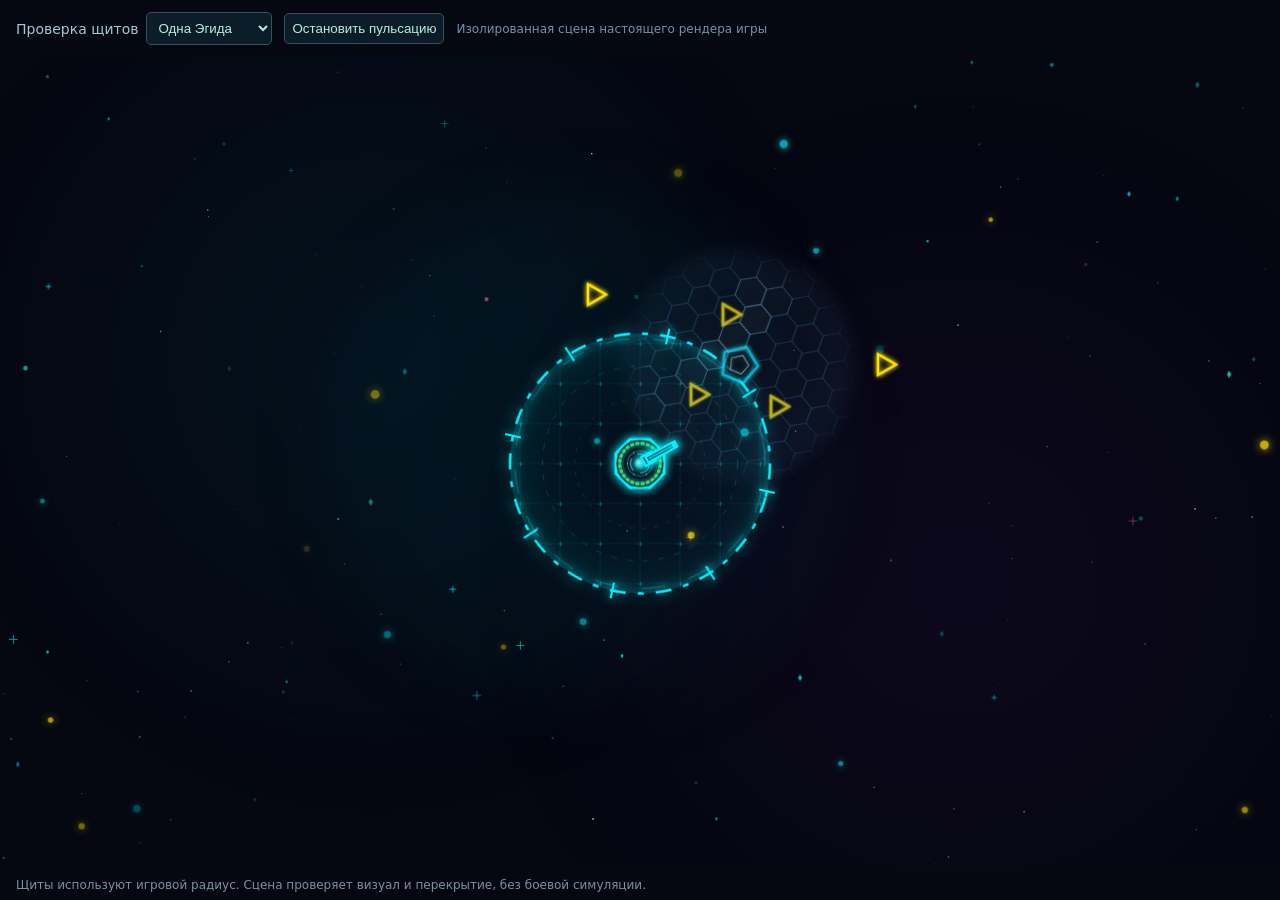
<file: tests/fixtures/aegis-shield-preview.html>
<!doctype html>
<html lang="ru">
<meta charset="utf-8">
<meta name="viewport" content="width=device-width, initial-scale=1">
<title>Проверка щитов Эгиды</title>
<style>
  * { box-sizing: border-box; }
  body { margin: 0; height: 100dvh; display: flex; flex-direction: column; background: #050711; color: #a4c8d2; font: 14px system-ui; }
  header { display: flex; flex: none; flex-wrap: wrap; align-items: center; gap: 12px; padding: 12px 16px; }
  label { display: flex; align-items: center; gap: 8px; }
  select, button { color: #b6f1dd; background: #0c1d29; border: 1px solid #31535d; border-radius: 5px; padding: 7px; }
  p { margin: 0; font-size: 12px; color: #7892a6; }
  canvas { display: block; flex: 1; width: 100%; height: 0; min-height: 0; }
  footer { flex: none; padding: 8px 16px; font-size: 12px; color: #7892a6; }
</style>
<header>
  <label>Проверка щитов <select id="shield-count"><option value="0">Без Эгид</option><option value="1" selected>Одна Эгида</option><option value="4">Четыре Эгиды</option></select></label>
  <button id="pause">Остановить пульсацию</button>
  <p>Изолированная сцена настоящего рендера игры</p>
</header>
<canvas id="preview"></canvas>
<footer>Щиты используют игровой радиус. Сцена проверяет визуал и перекрытие, без боевой симуляции.</footer>
<script type="module">
  import { World } from '../../src/core/World.js';
  import { GameConfig } from '../../src/config/GameConfig.js';
  import { RenderSystem } from '../../src/systems/RenderSystem.js?v=2.45';
  import { TowerComponent } from '../../src/components/TowerComponent.js';
  import { EnemyComponent } from '../../src/components/EnemyComponent.js';
  import { TransformComponent } from '../../src/components/TransformComponent.js';
  import { HealthComponent } from '../../src/components/HealthComponent.js';
  import { AttackComponent } from '../../src/components/AttackComponent.js';
  import { RenderComponent } from '../../src/components/RenderComponent.js';
  const canvas = document.querySelector('#preview');
  const renderer = new RenderSystem(canvas, null);
  let world, paused = false, previous;
  function add(...components) {
    const id = world.createEntity();
    for (const component of components) world.addComponent(id, component);
  }
  function resize() {
    const { width, height } = canvas.getBoundingClientRect();
    const pixelRatio = Math.min(devicePixelRatio || 1, 2, Math.sqrt(1500000 / (width * height)));
    canvas.width = Math.round(width * pixelRatio); canvas.height = Math.round(height * pixelRatio);
    Object.assign(canvas, { viewportWidth: width, viewportHeight: height, pixelRatio });
    world = new World();
    world.renderScale = Math.min(1, width / 640, height / 640);
    world.width = width / world.renderScale; world.height = height / world.renderScale;
    const cx = world.width / 2, cy = world.height / 2;
    add(new TowerComponent(), new TransformComponent(cx, cy, -0.5), new HealthComponent(300, 300),
      new AttackComponent(25, 1.6, GameConfig.tower.baseRange), new RenderComponent('tower', 8, 26));
    const count = Number(document.querySelector('#shield-count').value);
    for (let i = 0; i < count; i++) {
      const angle = -Math.PI / 4 + i * Math.PI / 2;
      const x = cx + Math.cos(angle) * 140, y = cy + Math.sin(angle) * 140;
      const config = GameConfig.enemies.aegis;
      const enemy = new EnemyComponent('aegis'); enemy.shieldDomeRadius = config.shieldDomeRadius;
      enemy.rotationSpeed = i % 2 === 0 ? 0.5 : -0.5;
      add(enemy, new TransformComponent(x, y, -Math.PI / 2), new HealthComponent(100, 100),
        new RenderComponent('polygon', 5, config.radius, config.color, config.color, 8));
      for (const [dx, dy] of [[-42, 30], [38, 42], [-10, -50]]) {
        add(new EnemyComponent('scout'), new TransformComponent(x + dx, y + dy), new HealthComponent(17, 17),
          new RenderComponent('polygon', 3, 12, '#ffe600', '#ffe600', 5));
      }
      if (count === 1) {
        // Matching scouts outside the field provide a direct brightness comparison.
        for (const [dx, dy] of [[145, 0], [-145, -70]]) {
          add(new EnemyComponent('scout'), new TransformComponent(x + dx, y + dy), new HealthComponent(17, 17),
            new RenderComponent('polygon', 3, 12, '#ffe600', '#ffe600', 5));
        }
      }
    }
  }
  document.querySelector('#shield-count').addEventListener('change', resize);
  document.querySelector('#pause').addEventListener('click', event => {
    paused = !paused; event.target.textContent = paused ? 'Продолжить пульсацию' : 'Остановить пульсацию';
  });
  window.addEventListener('resize', resize);
  resize();
  function frame(time) {
    const delta = paused || previous === undefined ? 0 : Math.min(0.05, (time - previous) / 1000);
    for (const id of world.getEntitiesWith(EnemyComponent, TransformComponent)) {
      const enemy = world.getComponent(id, EnemyComponent);
      if (enemy.type === 'aegis') world.getComponent(id, TransformComponent).rotation += enemy.rotationSpeed * delta;
    }
    renderer.update(world, delta);
    previous = time;
    requestAnimationFrame(frame);
  }
  requestAnimationFrame(frame);
</script>
</html>
</file>
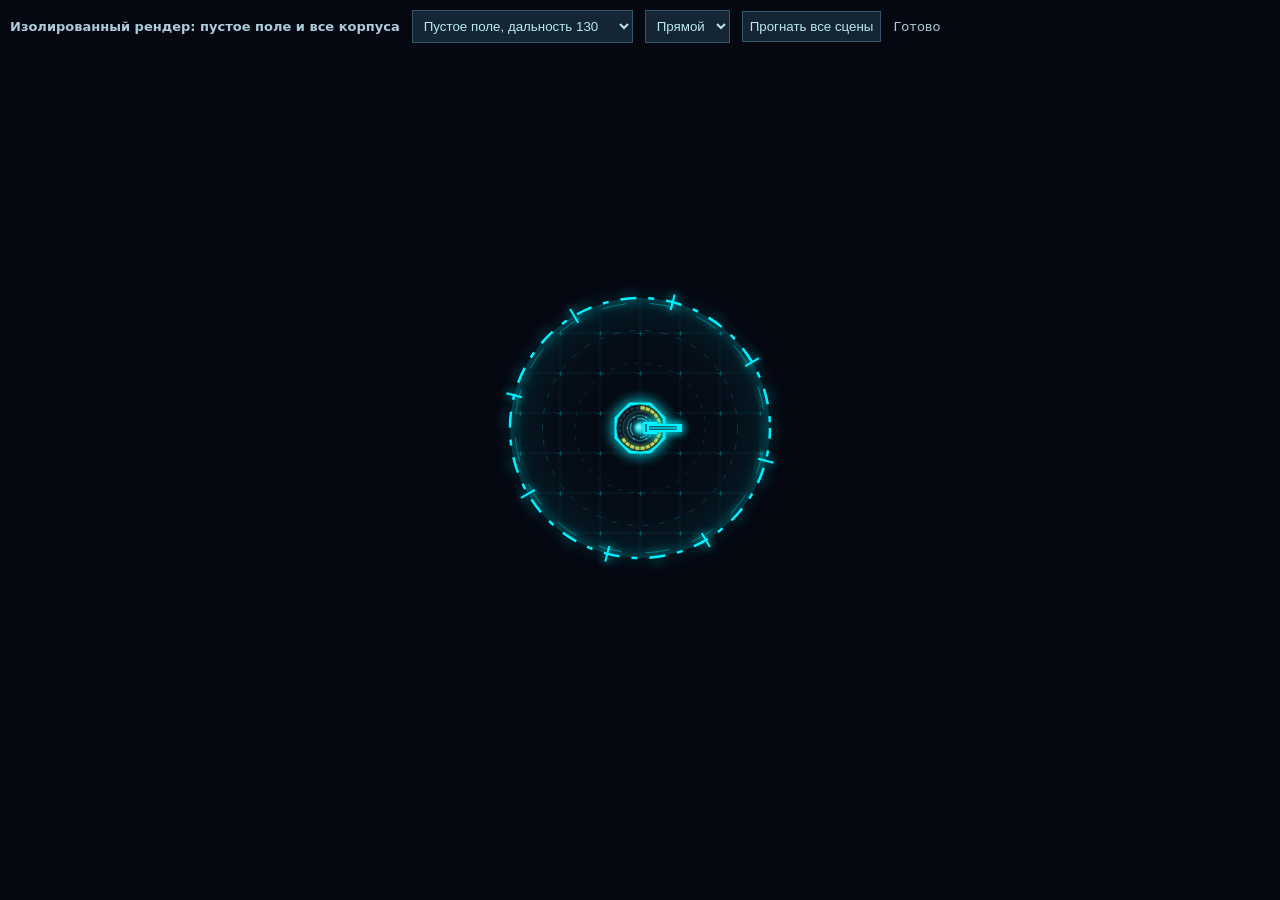
<file: tests/fixtures/battle-render-performance.html>
<!doctype html><html lang="ru"><meta charset="utf-8"><meta name="viewport" content="width=device-width,initial-scale=1">
<title>Аудит боевой отрисовки</title>
<style>
*{box-sizing:border-box}body{margin:0;background:#050711;color:#adcbd8;font:13px system-ui}header{padding:10px;display:flex;gap:12px;align-items:center;flex-wrap:wrap}button,select{background:#142536;color:#b9e8ec;border:1px solid #34576b;padding:7px}canvas{display:block;width:100%;height:calc(100dvh - 150px)}#results{display:block;white-space:pre-wrap;padding:8px;font:12px monospace;max-height:100px;overflow:auto}
</style>
<header><strong>Изолированный рендер: пустое поле и все корпуса</strong><select id="scene"></select><select id="mode"><option value="live">Прямой</option><option value="cached">Кэш</option></select><button id="run">Прогнать все сцены</button><span id="status">Готово</span></header>
<canvas id="preview"></canvas><output id="results"></output>
<script type="module">
import { World } from '../../src/core/World.js';
import { RenderSystem } from '../../src/systems/RenderSystem.js?v=2.54';
import { GameConfig } from '../../src/config/GameConfig.js';
import { TowerComponent } from '../../src/components/TowerComponent.js';
import { TransformComponent } from '../../src/components/TransformComponent.js';
import { RenderComponent } from '../../src/components/RenderComponent.js';
import { HealthComponent } from '../../src/components/HealthComponent.js';
import { AttackComponent } from '../../src/components/AttackComponent.js';
import { EnemyComponent } from '../../src/components/EnemyComponent.js';
const canvas=document.querySelector('#preview'),select=document.querySelector('#scene'),mode=document.querySelector('#mode'),output=document.querySelector('#results'),status=document.querySelector('#status'),button=document.querySelector('#run');
const scenes=['tower130','tower290',...Object.keys(GameConfig.enemies)];
select.innerHTML=scenes.map(name=>`<option value="${name}">${name.startsWith('tower')?'Пустое поле, дальность '+name.slice(5):'60 корпусов: '+name}</option>`).join('');
const renderer=new RenderSystem(canvas,null);
const caches={range:renderer.rangeFieldVisual,tower:renderer.towerVisual,enemies:renderer.enemyVisualCache};
let world,job=null,previous=null;
const rows=[];
function setup(){
 const width=canvas.clientWidth,height=canvas.clientHeight,ratio=Math.min(devicePixelRatio||1,1.5);
 canvas.width=Math.round(width*ratio);canvas.height=Math.round(height*ratio);canvas.pixelRatio=ratio;
 world=new World();world.width=width;world.height=height;
 const add=(...components)=>{const id=world.createEntity();for(const c of components)world.addComponent(id,c)};
 if(select.value.startsWith('tower'))add(new TowerComponent(),new TransformComponent(width/2,height/2),new RenderComponent('tower',8,26,'#00f3ff','#00f3ff',14),new HealthComponent(200,300),new AttackComponent(25,1.6,Number(select.value.slice(5))));
 else {const cfg=GameConfig.enemies[select.value];for(let i=0;i<60;i++)add(new EnemyComponent(select.value),new TransformComponent(60+(i%12)*(width-120)/11,60+Math.floor(i/12)*(height-120)/4,i*.4),new RenderComponent('polygon',cfg.sides,cfg.radius,cfg.color,cfg.glowColor,cfg.glowBlur),new HealthComponent(cfg.baseHp,cfg.baseHp));}
}
select.onchange=setup;window.addEventListener('resize',setup);setup();
button.onclick=()=>{rows.length=0;output.textContent='';select.value=scenes[0];mode.value='live';setup();job={index:0,warmup:12,samples:[],cpu:[]};button.disabled=true};
function frame(time){
 renderer.spaceTime=time/1000;renderer.corePulseAngle=time/1000*2.5;renderer.radarRotation=time/1000*.6;
 renderer.rangeFieldVisual=mode.value==='cached'?caches.range:null;renderer.towerVisual=mode.value==='cached'?caches.tower:null;renderer.enemyVisualCache=mode.value==='cached'?caches.enemies:null;
 const ctx=renderer.ctx;ctx.setTransform(canvas.pixelRatio,0,0,canvas.pixelRatio,0,0);ctx.fillStyle='#050711';ctx.fillRect(0,0,world.width,world.height);
 const start=performance.now();
 if(select.value.startsWith('tower')){renderer._drawTacticalGrids(ctx,world);renderer._drawTowerAndRange(ctx,world)}else renderer._drawEnemies(ctx,world);
 const cpu=performance.now()-start;
 if(job){status.textContent=select.value+' / '+mode.value;if(job.warmup>0)job.warmup--;else if(previous!==null){job.samples.push(time-previous);job.cpu.push(cpu)}
 if(job.samples.length===80){const avg=a=>a.reduce((s,v)=>s+v,0)/a.length;rows.push({scene:select.value,mode:mode.value,fps:+(1000/avg(job.samples)).toFixed(1),cpuMs:+avg(job.cpu).toFixed(3)});output.textContent=JSON.stringify(rows);
 if(mode.value==='live'&&caches.range){mode.value='cached';job.warmup=12;job.samples=[];job.cpu=[]}
 else if(++job.index<scenes.length){select.value=scenes[job.index];mode.value='live';setup();job.warmup=12;job.samples=[];job.cpu=[]}
 else{job=null;button.disabled=false;status.textContent='Завершено'}}}
 previous=time;requestAnimationFrame(frame);
}requestAnimationFrame(frame);
</script></html>
</file>
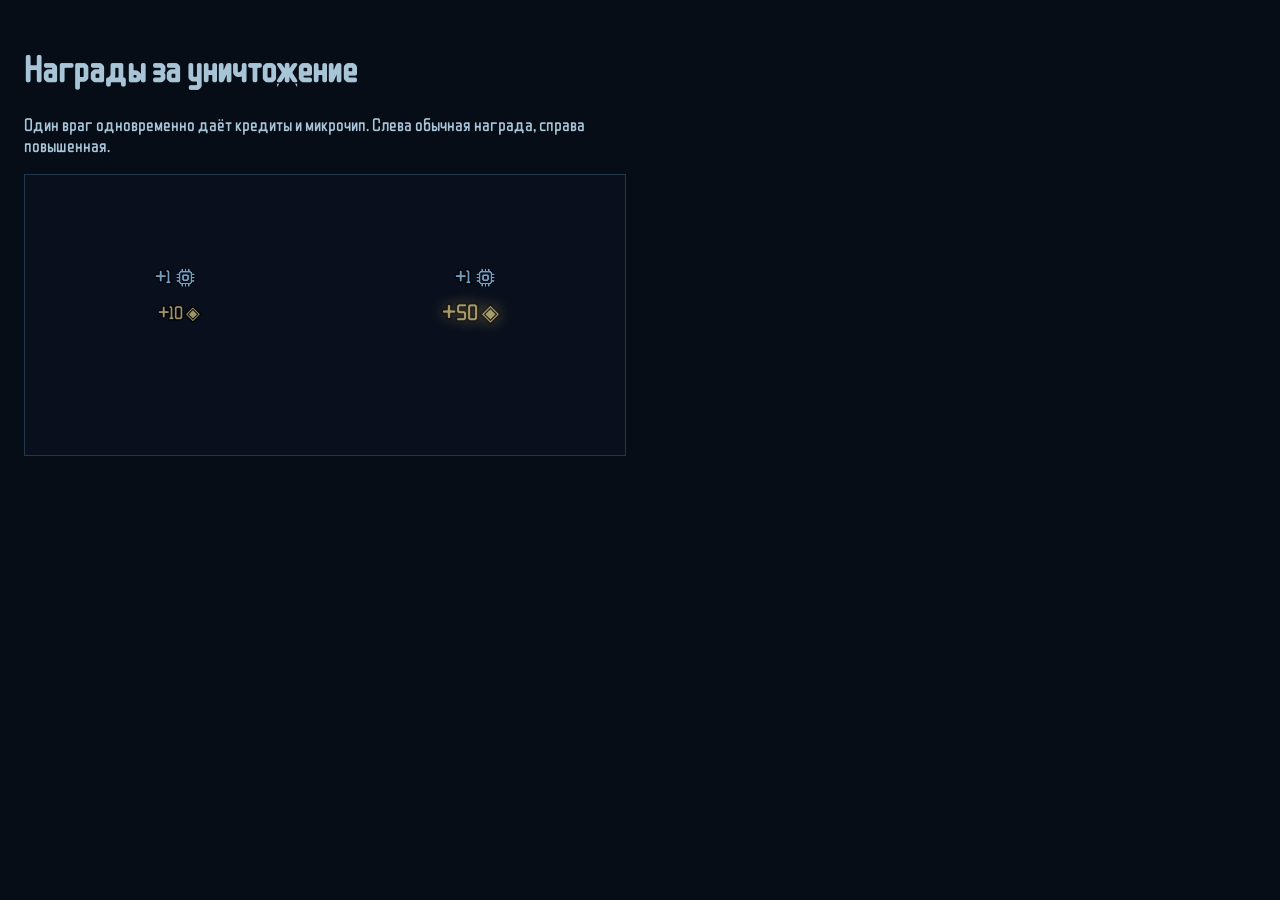
<file: tests/fixtures/currency-rewards.html>
<!doctype html>
<html lang="ru">
<meta charset="utf-8">
<meta name="viewport" content="width=device-width,initial-scale=1">
<title>Проверка наград за уничтожение</title>
<link rel="stylesheet" href="../../css/fonts.css">
<style>
  body { margin: 0; padding: 24px; color: #a8c4d7; background: #070d17; font: 18px 'WDXL Lubrifont SC', sans-serif; }
  canvas { display: block; max-width: 100%; background: #090f1c; border: 1px solid #24364a; }
  p { max-width: 600px; }
</style>
<h1>Награды за уничтожение</h1>
<p>Один враг одновременно даёт кредиты и микрочип. Слева обычная награда, справа повышенная.</p>
<canvas id="rewards" width="600" height="280"></canvas>
<script type="module">
  import { World } from '../../src/core/World.js';
  import { ParticleSystem } from '../../src/systems/ParticleSystem.js';
  import { RenderSystem } from '../../src/systems/RenderSystem.js?v=2.63';
  const canvas = document.getElementById('rewards'), ctx = canvas.getContext('2d');
  const world = new World(), particles = new ParticleSystem();
  particles.init(world);
  const renderer = Object.assign(Object.create(RenderSystem.prototype), { particleSystem: particles });
  for (const [x, earned] of [[150, 10], [450, 50]]) {
    world.eventBus.emit('RUN_CRYSTALS_CHANGED', { source: 'kill', earned: 1, x, y: 165 });
    world.eventBus.emit('CREDITS_CHANGED', { source: 'kill', earned, x, y: 165 });
  }
  await document.fonts.ready;
  for (let i = 0; i < 21; i++) particles.update(world, 1 / 60);
  renderer._drawFloatingTexts(ctx);
</script>
</html>
</file>
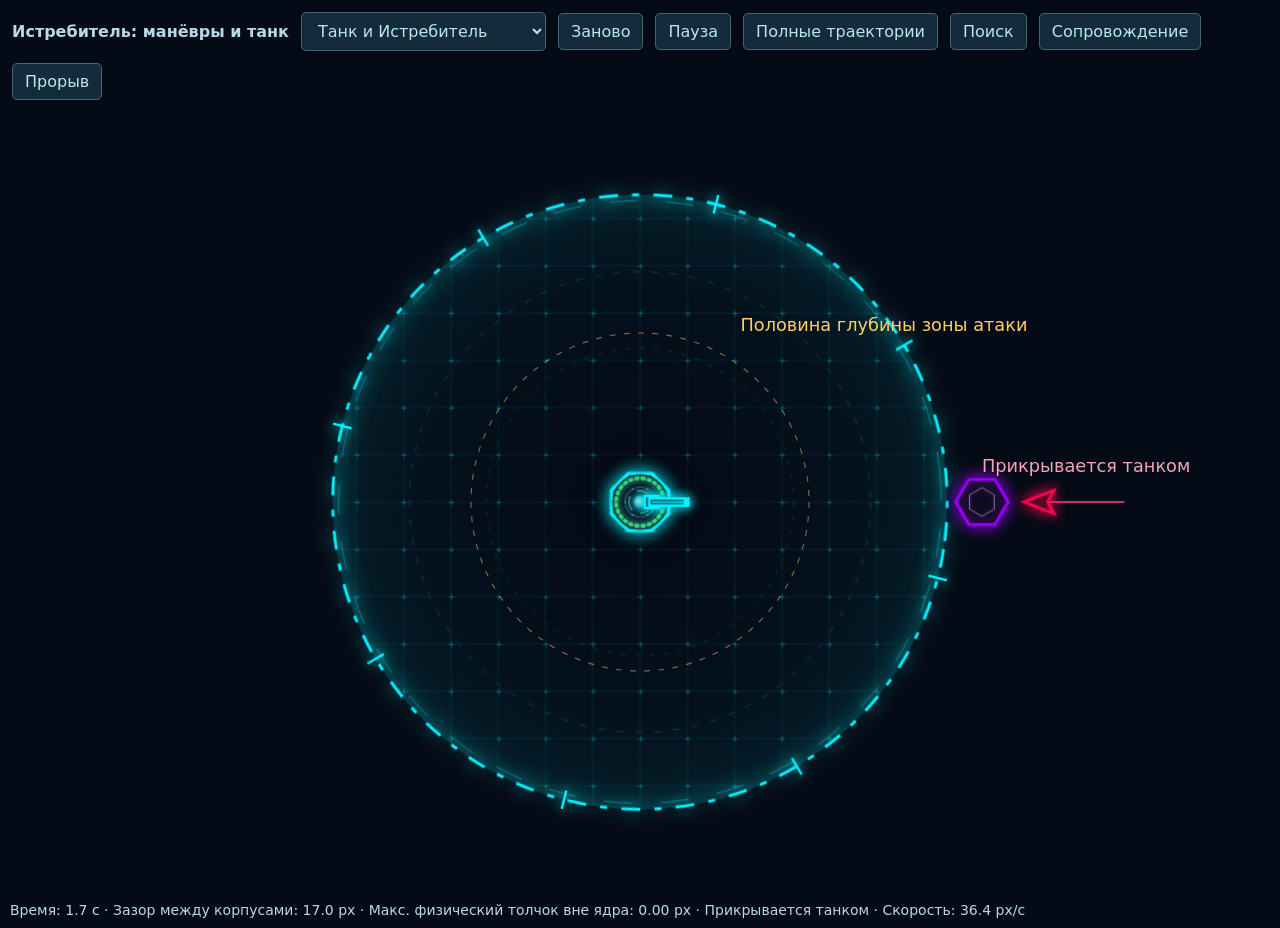
<file: tests/fixtures/fighter-flight.html>
<!doctype html>
<html lang="ru"><meta charset="utf-8"><meta name="viewport" content="width=device-width,initial-scale=1">
<title>Проверка полёта истребителей</title>
<style>
*{box-sizing:border-box}body{margin:0;background:#050b16;color:#b8d9e8;font:16px system-ui}header{display:flex;gap:12px;align-items:center;flex-wrap:wrap;padding:12px}button,select{font:inherit;padding:8px 12px;background:#142b3b;color:#b8e7ec;border:1px solid #456576;border-radius:5px}canvas{display:block;width:100%;height:calc(100dvh - 120px)}output{display:block;padding:10px;font-size:14px}small{color:#82a0b3}
</style>
<header><strong>Истребитель: манёвры и танк</strong><select id="scene"><option value="seek">Дальний поиск танка</option><option value="convoy" selected>Танк и Истребитель</option><option value="spiral">Две спирали</option><option value="ally">Облёт союзника с тыла</option><option value="moving">Движущийся союзник</option><option value="swarm">Плотная группа</option></select><button id="reset">Заново</button><button id="pause">Пауза</button><button id="paths">Полные траектории</button><button id="show-seek">Поиск</button><button id="show-escort">Сопровождение</button><button id="show-rush">Прорыв</button></header>
<canvas id="preview"></canvas><output id="status"></output>
<script type="module">
import { World } from '../../src/core/World.js';
import { MovementSystem } from '../../src/systems/MovementSystem.js';
import { PhysicsSeparationSystem } from '../../src/systems/PhysicsSeparationSystem.js';
import { RenderSystem } from '../../src/systems/RenderSystem.js';
import { TransformComponent } from '../../src/components/TransformComponent.js';
import { VelocityComponent } from '../../src/components/VelocityComponent.js';
import { CircleColliderComponent } from '../../src/components/CircleColliderComponent.js';
import { HealthComponent } from '../../src/components/HealthComponent.js';
import { EnemyComponent } from '../../src/components/EnemyComponent.js';
import { FighterFlightComponent } from '../../src/components/FighterFlightComponent.js';
import { TowerComponent } from '../../src/components/TowerComponent.js';
import { RenderComponent } from '../../src/components/RenderComponent.js';
import { AttackComponent } from '../../src/components/AttackComponent.js';
import { GameConfig } from '../../src/config/GameConfig.js';
const canvas=document.querySelector('#preview'),scene=document.querySelector('#scene'),status=document.querySelector('#status');
const renderer=new RenderSystem(canvas,null),movement=new MovementSystem(),physics=new PhysicsSeparationSystem();
const paths=new Map();let world,paused=false,elapsed=0,minimum=Infinity,largestPush=0,previous=0;
const cx=450,cy=330;
function add(...components){const id=world.createEntity();for(const c of components)world.addComponent(id,c);return id}
function enemy(type,x,y,speed,direction=1,pitch=3.0){const cfg=GameConfig.enemies[type];
 const e=new EnemyComponent(type);e.rotationSpeed=0;
 const id=add(e,new TransformComponent(x,y),new CircleColliderComponent(cfg.radius,cfg.mass),new VelocityComponent(0,0,speed,speed),new HealthComponent(100,100),new RenderComponent('polygon',cfg.sides,cfg.radius,cfg.color,cfg.glowColor,cfg.glowBlur));
 if(type==='fighter'){world.addComponent(id,new FighterFlightComponent(direction,pitch));paths.set(id,[[x,y]])}return id;
}
function reset(){world=new World();world.width=900;world.height=660;paths.clear();elapsed=0;minimum=Infinity;largestPush=0;paused=false;
 add(new TowerComponent(),new TransformComponent(cx,cy),new CircleColliderComponent(26,1000,true),new HealthComponent(300,300),new AttackComponent(25,1.6,['convoy','seek'].includes(scene.value)?260:130),new RenderComponent('tower',8,26,'#00f3ff','#00f3ff',14));
 if(scene.value==='seek'){enemy('tank',cx+280,cy-100,36.4);enemy('fighter',cx+400,cy+150,108.5,1,3.0)}
 else if(scene.value==='convoy'){enemy('tank',cx+350,cy,36.4);enemy('fighter',cx+410,cy,108.5,1,3.0)}
 else if(scene.value==='swarm'){for(let i=0;i<80;i++){let a=i*2.399963,r=150+(i%10)*24;enemy(i%3?'fighter':'tank',cx+Math.cos(a)*r,cy+Math.sin(a)*r,i%3?108.5:36.4,i%2?1:-1,2.6+(i%7)*.12)}}
 else{enemy('fighter',cx+400,cy,108.5,1,3.0);enemy('fighter',cx-400,cy,108.5,-1,2.8);
 if(scene.value!=='spiral'){const moving=scene.value==='moving', x=moving?260:195,y=moving?310:228;enemy('tank',cx+x,cy-y,moving?36.4:0);enemy('tank',cx-x,cy-y,moving?36.4:0)}}
 document.querySelector('#pause').textContent='Пауза';
}
function step(dt){movement.update(world,dt);const fighters=world.getEntitiesWith(FighterFlightComponent),allies=world.getEntitiesWith(EnemyComponent);
 for(const id of fighters){const p=world.getComponent(id,TransformComponent),points=paths.get(id);if(points.length<1200)points.push([p.x,p.y]);
 if(Math.hypot(p.x-cx,p.y-cy)>75)for(const other of allies){if(other===id)continue;const b=world.getComponent(other,TransformComponent),r=world.getComponent(other,CircleColliderComponent).radius;minimum=Math.min(minimum,Math.hypot(p.x-b.x,p.y-b.y)-11-r)}}
 const before=fighters.map(id=>{const p=world.getComponent(id,TransformComponent);return [p.x,p.y]});physics.update(world,dt);
 for(let i=0;i<fighters.length;i++){const p=world.getComponent(fighters[i],TransformComponent);if(Math.hypot(p.x-cx,p.y-cy)>75)largestPush=Math.max(largestPush,Math.hypot(p.x-before[i][0],p.y-before[i][1]))}elapsed+=dt;
}
function draw(){const ratio=Math.min(devicePixelRatio,1.5),w=canvas.clientWidth,h=canvas.clientHeight;
 if(canvas.width!==Math.round(w*ratio)||canvas.height!==Math.round(h*ratio)){canvas.width=Math.round(w*ratio);canvas.height=Math.round(h*ratio)}
 const scale=Math.min(w/900,h/660),ctx=renderer.ctx;ctx.setTransform(ratio,0,0,ratio,0,0);ctx.fillStyle='#050b16';ctx.fillRect(0,0,w,h);ctx.translate((w-900*scale)/2,(h-660*scale)/2);ctx.scale(scale,scale);
 ctx.lineWidth=1.5;let i=0;for(const points of paths.values()){ctx.strokeStyle=i++%2?'#70d9dfbb':'#ff477cbb';ctx.beginPath();points.forEach((p,j)=>j?ctx.lineTo(...p):ctx.moveTo(...p));ctx.stroke()}
 renderer.corePulseAngle=elapsed*2.5;renderer.radarRotation=elapsed*.6;renderer._drawTowerAndRange(ctx,world);renderer._drawEnemies(ctx,world);
 let mode='';
 if(['convoy','seek'].includes(scene.value)){
   ctx.strokeStyle='#ffcf6577';ctx.lineWidth=1;ctx.setLineDash([5,7]);ctx.beginPath();ctx.arc(cx,cy,(260+26)/2,0,Math.PI*2);ctx.stroke();ctx.setLineDash([]);
   ctx.font='15px system-ui';ctx.fillStyle='#ffcf65';ctx.fillText('Половина глубины зоны атаки',cx+85,cy-145);
   const id=world.getEntitiesWith(FighterFlightComponent)[0],flight=world.getComponent(id,FighterFlightComponent),p=world.getComponent(id,TransformComponent),v=world.getComponent(id,VelocityComponent);
   mode=({spiral:'Спираль',joining:'Пристраивается',escort:'Прикрывается танком',breakout:'Выходит из укрытия',charge:'Рывок к ядру'})[flight.mode];
   ctx.fillStyle='#f9a3b8';ctx.fillText(mode,p.x-50,p.y-25);
   mode=` · ${mode} · Скорость: ${Math.hypot(v.vx,v.vy).toFixed(1)} px/с`;
   if(scene.value==='seek'){
     const seek=GameConfig.enemies.fighter.escort.seekDistance;
     ctx.strokeStyle='#70d9df66';ctx.setLineDash([4,8]);ctx.beginPath();ctx.arc(p.x,p.y,seek,0,Math.PI*2);ctx.stroke();ctx.setLineDash([]);
     ctx.fillStyle='#70d9df';ctx.fillText(`Радиус поиска танка: ${seek} px`,cx-190,cy+245);
     const target=world.getComponent(flight.escortTankId,TransformComponent);
     if(target)mode+=` · До выбранного танка: ${Math.hypot(p.x-target.x,p.y-target.y).toFixed(1)} px`;
   }
 }
 else if(scene.value!=='swarm'){ctx.font='15px system-ui';ctx.fillStyle='#9bb8ca';ctx.fillText('Башня — конечная точка',cx-98,cy+75);if(scene.value!=='spiral')ctx.fillText('Обход с дальней от башни стороны',cx+125,cy-160)}
 status.textContent=`Время: ${elapsed.toFixed(1)} с · Зазор между корпусами: ${Number.isFinite(minimum)?minimum.toFixed(1):'—'} px · Макс. физический толчок вне ядра: ${largestPush.toFixed(2)} px${mode}`;
}
document.querySelector('#reset').onclick=reset;scene.onchange=reset;
document.querySelector('#pause').onclick=()=>{paused=!paused;document.querySelector('#pause').textContent=paused?'Продолжить':'Пауза'};
document.querySelector('#paths').onclick=()=>{reset();for(let i=0;i<960;i++)step(1/60);paused=true;document.querySelector('#pause').textContent='Продолжить';draw()};
function showConvoy(seconds){scene.value='convoy';reset();for(let i=0;i<Math.round(seconds*60);i++)step(1/60);paused=true;document.querySelector('#pause').textContent='Продолжить';draw()}
document.querySelector('#show-escort').onclick=()=>showConvoy(4);
document.querySelector('#show-rush').onclick=()=>showConvoy(6.1);
document.querySelector('#show-seek').onclick=()=>{scene.value='seek';reset();for(let i=0;i<60;i++)step(1/60);paused=true;document.querySelector('#pause').textContent='Продолжить';draw()};
function frame(time){if(previous&&!paused&&elapsed<18)step(Math.min(.05,(time-previous)/1000));previous=time;draw();requestAnimationFrame(frame)}reset();requestAnimationFrame(frame);
</script></html>
</file>
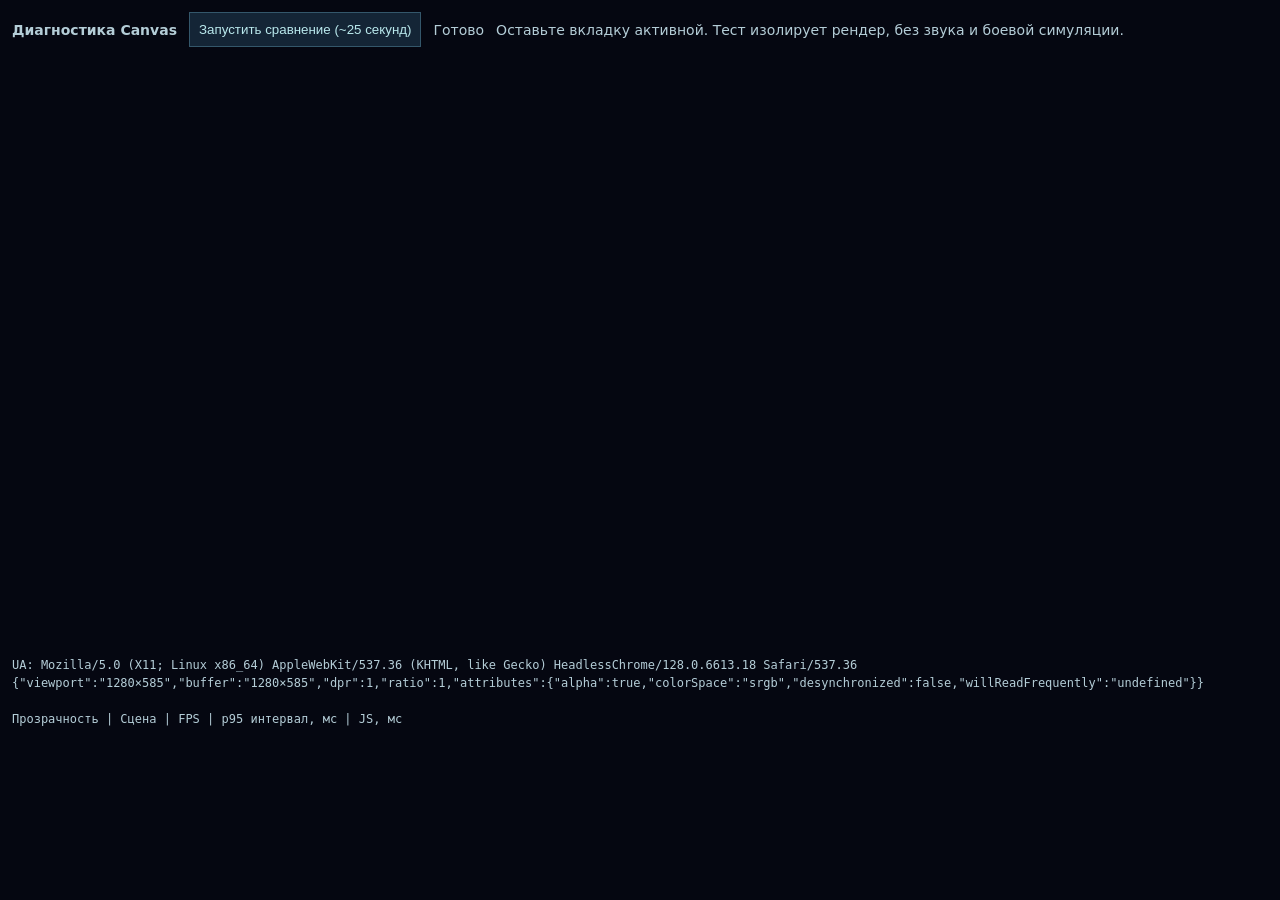
<file: tests/fixtures/firefox-render-diagnostics.html>
<!doctype html>
<html lang="ru">
<meta charset="utf-8">
<meta name="viewport" content="width=device-width,initial-scale=1">
<title>Диагностика Canvas: Firefox и Edge</title>
<style>
  * { box-sizing: border-box; }
  html { overflow-y: scroll; }
  body { margin: 0; background: #050711; color: #b4cdd7; font: 14px system-ui; }
  header { padding: 12px; display: flex; gap: 12px; align-items: center; flex-wrap: wrap; }
  button { background: #142536; color: #b9e8ec; border: 1px solid #34576b; padding: 9px; cursor: pointer; }
  #stage { height: min(65dvh, 900px); position: relative; }
  canvas { display: block; width: 100%; height: 100%; }
  #report { margin: 0; padding: 12px; white-space: pre-wrap; font: 12px/1.5 monospace; }
  p { margin: 0; }
</style>
<header>
  <strong>Диагностика Canvas</strong>
  <button id="run">Запустить сравнение (~25 секунд)</button>
  <span id="status">Готово</span>
  <p>Оставьте вкладку активной. Тест изолирует рендер, без звука и боевой симуляции.</p>
</header>
<div id="stage"></div>
<pre id="report"></pre>
<script type="module">
  import { RenderSystem } from '../../src/systems/RenderSystem.js?v=2.56';
  import { World } from '../../src/core/World.js';
  import { GameConfig } from '../../src/config/GameConfig.js';
  import { TowerComponent } from '../../src/components/TowerComponent.js';
  import { TransformComponent } from '../../src/components/TransformComponent.js';
  import { RenderComponent } from '../../src/components/RenderComponent.js';
  import { HealthComponent } from '../../src/components/HealthComponent.js';
  import { AttackComponent } from '../../src/components/AttackComponent.js';
  import { EnemyComponent } from '../../src/components/EnemyComponent.js';

  const stage = document.querySelector('#stage'), button = document.querySelector('#run');
  const status = document.querySelector('#status'), report = document.querySelector('#report');
  const scenes = [
    ['raf', 'Только requestAnimationFrame'], ['fill', 'Только заливка'],
    ['stars', 'Звёзды и частицы'], ['nebulaeLive', 'Туманности: прямой рендер'], ['nebulae', 'Туманности: кэш'],
    ['space', 'Весь космос'], ['tower', 'Башня и дальность'],
    ['battle', 'Космос + башня + 9 врагов']
  ];
  let canvas, renderer, world, originalSpace, width, height, ratio, run = null, rows = [], settings;
  function setup(alpha) {
    canvas = document.createElement('canvas'); stage.replaceChildren(canvas);
    width = canvas.clientWidth; height = canvas.clientHeight;
    ratio = Math.max(1, Math.min(devicePixelRatio || 1, 2, Math.sqrt(1500000 / (width * height))));
    Object.assign(canvas, { width: Math.round(width * ratio), height: Math.round(height * ratio),
      viewportWidth: width, viewportHeight: height, pixelRatio: ratio });
    // Establish the context before the renderer obtains it: later getContext
    // calls cannot change alpha on an already-created context.
    const ctx = canvas.getContext('2d', { alpha });
    const random = Math.random; let seed = 4123;
    Math.random = () => { seed = (Math.imul(seed, 1664525) + 1013904223) >>> 0; return seed / 4294967296; };
    try { renderer = new RenderSystem(canvas, null); } finally { Math.random = random; }
    originalSpace = Object.fromEntries(['distantStars', 'midStars', 'constellations', 'foregroundMotes', 'nebulae'].map(key => [key, renderer[key]]));
    world = new World(); world.renderScale = Math.min(1, width / 640, height / 640);
    world.width = width / world.renderScale; world.height = height / world.renderScale;
    const add = (...components) => { const id = world.createEntity(); for (const c of components) world.addComponent(id, c); };
    add(new TowerComponent(), new TransformComponent(world.width / 2, world.height / 2, -.5),
      new RenderComponent('tower', 8, 26, '#00f3ff', '#00f3ff', 14), new HealthComponent(300, 300), new AttackComponent(25, 1.6, 130));
    const cfg = GameConfig.enemies.scout;
    for (let i = 0; i < 9; i++) {
      const angle = i * Math.PI * 2 / 9;
      add(new EnemyComponent('scout'), new TransformComponent(world.width / 2 + Math.cos(angle) * 240,
        world.height / 2 + Math.sin(angle) * 240, angle),
        new RenderComponent('polygon', cfg.sides, cfg.radius, cfg.color, cfg.glowColor, cfg.glowBlur), new HealthComponent(cfg.baseHp, cfg.baseHp));
    }
    settings = { viewport: `${width}×${height}`, buffer: `${canvas.width}×${canvas.height}`,
      dpr: devicePixelRatio || 1, ratio, attributes: ctx.getContextAttributes?.() };
    ctx.fillStyle = '#050711'; ctx.fillRect(0, 0, canvas.width, canvas.height);
  }
  function configureScene(key) {
    Object.assign(renderer, originalSpace);
    if (key === 'stars') renderer.nebulae = [];
    renderer.spaceVisualCache.nebulaeEnabled = key !== 'nebulaeLive';
    if (key.startsWith('nebulae')) for (const name of ['distantStars', 'midStars', 'constellations', 'foregroundMotes']) renderer[name] = [];
  }
  function draw(key, time) {
    const ctx = renderer.ctx;
    renderer.spaceTime = time / 1000; renderer.parallaxDriftX = time / 1000 * 8;
    renderer.parallaxDriftY = time / 1000 * 4; renderer.radarRotation = time / 1000 * .6; renderer.corePulseAngle = time / 1000 * 2.5;
    if (key === 'raf') return;
    ctx.setTransform(ratio, 0, 0, ratio, 0, 0);
    if (['stars', 'nebulaeLive', 'nebulae', 'space', 'battle'].includes(key)) renderer._drawSpaceBackground(ctx, width, height, world);
    else { ctx.fillStyle = '#050711'; ctx.fillRect(0, 0, width, height); }
    if (key === 'tower' || key === 'battle') {
      ctx.save(); ctx.scale(world.renderScale, world.renderScale);
      renderer._drawTowerAndRange(ctx, world);
      if (key === 'battle') renderer._drawEnemies(ctx, world);
      ctx.restore();
    }
  }
  function output() {
    const heading = `UA: ${navigator.userAgent}\n${JSON.stringify(settings)}\n\n`;
    report.textContent = heading + 'Прозрачность | Сцена | FPS | p95 интервал, мс | JS, мс\n' + rows.map(row =>
      `${row.alpha ? 'alpha=true ' : 'alpha=false'} | ${row.scene} | ${row.fps.toFixed(1)} | ${row.p95.toFixed(2)} | ${row.cpu.toFixed(3)}`).join('\n');
  }
  button.onclick = () => {
    rows = []; setup(true); configureScene('raf');
    run = { index: 0, alpha: true, start: null, previous: null, dt: [], cpu: [] };
    button.disabled = true; output(); status.textContent = 'Измерение…';
  };
  // An interrupted sample is invalid, rather than a misleading background FPS.
  function cancel(reason) { if (!run) return; run = null; button.disabled = false; status.textContent = reason; }
  document.addEventListener('visibilitychange', () => { if (document.hidden) cancel('Прервано: вкладка скрыта. Запустите заново.'); });
  window.addEventListener('resize', () => cancel('Прервано: размер изменился. Запустите заново.'));
  function frame(time) {
    if (run) {
      const current = run, key = scenes[current.index][0];
      if (current.start === null) {
        current.start = time;
        status.textContent = `${current.alpha ? 'alpha=true' : 'alpha=false'} · ${scenes[current.index][1]}`;
      }
      const start = performance.now(); draw(key, time); const cpu = performance.now() - start;
      const elapsed = time - current.start;
      if (elapsed >= 400 && current.previous !== null) { current.dt.push(time - current.previous); current.cpu.push(cpu); }
      current.previous = time;
      if (elapsed >= 1600 && current.dt.length) {
        const mean = a => a.reduce((s, n) => s + n, 0) / a.length;
        const ordered = [...current.dt].sort((a, b) => a - b);
        rows.push({ alpha: current.alpha, scene: scenes[current.index][1], fps: 1000 / mean(current.dt),
          p95: ordered[Math.ceil(ordered.length * .95) - 1], cpu: mean(current.cpu) });
        output();
        if (++current.index === scenes.length) {
          if (current.alpha) { current.alpha = false; current.index = 0; setup(false); }
          else { run = null; button.disabled = false; status.textContent = 'Готово. Скопируйте результат ниже.'; }
        }
        if (run) { configureScene(scenes[current.index][0]); current.start = current.previous = null; current.dt = []; current.cpu = []; }
      }
    }
    requestAnimationFrame(frame);
  }
  setup(true); output(); requestAnimationFrame(frame);
</script>
</html>
</file>
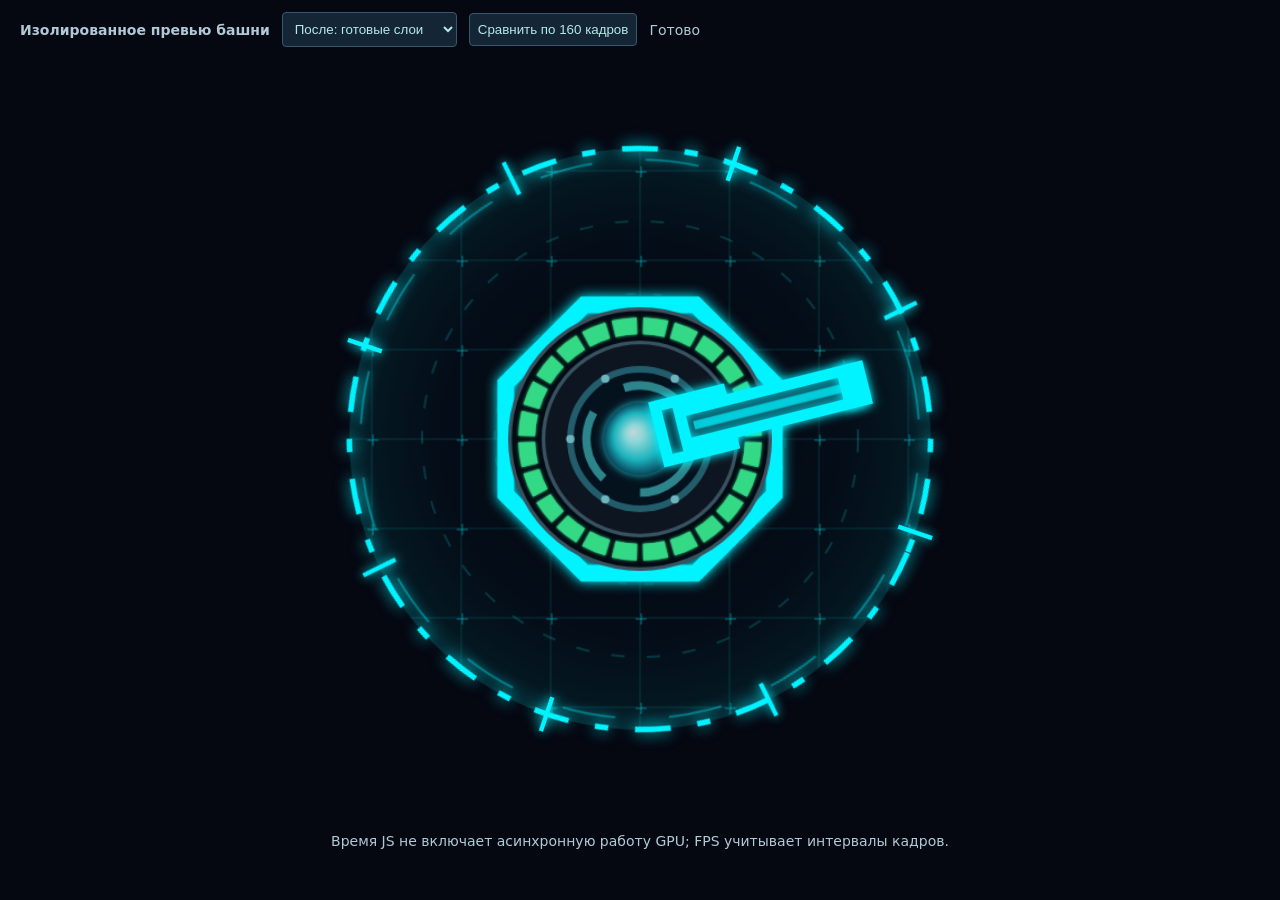
<file: tests/fixtures/menu-core-performance.html>
<!doctype html>
<html lang="ru">
<meta charset="utf-8">
<meta name="viewport" content="width=device-width, initial-scale=1">
<title>Проверка производительности превью башни</title>
<style>
  * { box-sizing: border-box; }
  body { margin: 0; background: #050711; color: #afc9d6; font: 14px system-ui; }
  header { display: flex; flex-wrap: wrap; gap: 12px; align-items: center; padding: 12px 20px; }
  button, select { color: #b5e8e8; background: #142536; border: 1px solid #36576c; padding: 8px; border-radius: 4px; }
  #preview { display: block; margin: auto; width: min(900px, 94vw, calc(100dvh - 140px)); height: min(900px, 94vw, calc(100dvh - 140px)); }
  #results { display: block; text-align: center; padding: 14px; font-variant-numeric: tabular-nums; }
</style>
<header><strong>Изолированное превью башни</strong>
  <select id="mode"><option value="live">До: прямая отрисовка</option><option value="cached" selected>После: готовые слои</option></select>
  <button id="benchmark">Сравнить по 160 кадров</button><span id="status">Готово</span>
</header>
<canvas id="preview"></canvas><output id="results">Время JS не включает асинхронную работу GPU; FPS учитывает интервалы кадров.</output>
<script type="module">
  import { RenderSystem } from '../../src/systems/RenderSystem.js?v=2.52';
  import { World } from '../../src/core/World.js';
  import { TowerComponent } from '../../src/components/TowerComponent.js';
  import { RenderComponent } from '../../src/components/RenderComponent.js';
  import { HealthComponent } from '../../src/components/HealthComponent.js';
  const preview = document.querySelector('#preview');
  const mode = document.querySelector('#mode');
  const button = document.querySelector('#benchmark');
  const status = document.querySelector('#status');
  const output = document.querySelector('#results');
  const renderer = new RenderSystem(document.createElement('canvas'), null, preview);
  renderer.canvas.pixelRatio = devicePixelRatio || 1;
  const world = new World();
  const tower = world.createEntity();
  const render = new RenderComponent('tower', 8, 26, '#00f3ff', '#00f3ff', 12);
  const health = new HealthComponent(300, 300);
  for (const component of [new TowerComponent(), render, health]) world.addComponent(tower, component);

  // Reference path from the original menu preview. Shared game geometry keeps
  // the comparison about caching rather than different artwork or animations.
  function drawLive() {
    const width = preview.clientWidth, height = preview.clientHeight;
    const ratio = Math.min(devicePixelRatio || 1, 1.5);
    if (preview.width !== Math.round(width * ratio)) preview.width = Math.round(width * ratio);
    if (preview.height !== Math.round(height * ratio)) preview.height = Math.round(height * ratio);
    const ctx = renderer.menuCtx;
    ctx.setTransform(ratio, 0, 0, ratio, 0, 0);
    ctx.clearRect(0, 0, width, height);
    const scale = Math.min(width, height) / 340;
    ctx.save(); ctx.translate(width / 2, height / 2); ctx.scale(scale, scale);
    renderer._drawTowerGrid(ctx, 0, 0, 130);
    renderer._drawRangeField(ctx, 0, 0, 130);
    ctx.scale(2.5, 2.5);
    renderer._drawTowerBody(ctx, render, health, 0, 0, -0.5 + Math.sin(renderer.spaceTime * 0.22) * 0.55);
    ctx.restore();
  }
  let run = null, previous = null;
  const results = [];
  button.onclick = () => {
    results.length = 0;
    mode.value = 'live'; mode.disabled = button.disabled = true;
    run = { warmup: 25, samples: [], cpu: [] };
    status.textContent = 'Измерение: до';
  };
  function frame(time) {
    renderer.spaceTime = time / 1000;
    renderer.corePulseAngle = renderer.spaceTime * 2.5;
    renderer.radarRotation = renderer.spaceTime * 0.6;
    const start = performance.now();
    if (mode.value === 'live') drawLive(); else renderer._drawMenuCore(world);
    const cpu = performance.now() - start;
    if (run) {
      if (run.warmup > 0) run.warmup--;
      else if (previous !== null) { run.samples.push(time - previous); run.cpu.push(cpu); }
      if (run.samples.length === 160) {
        const mean = values => values.reduce((a, b) => a + b, 0) / values.length;
        results.push(`${mode.value === 'live' ? 'До' : 'После'}: ${(1000 / mean(run.samples)).toFixed(1)} FPS, JS ${mean(run.cpu).toFixed(3)} мс`);
        output.textContent = results.join(' · ');
        if (mode.value === 'live') {
          mode.value = 'cached'; run = { warmup: 25, samples: [], cpu: [] };
          status.textContent = 'Измерение: после';
        } else { run = null; mode.disabled = button.disabled = false; status.textContent = 'Сравнение завершено'; }
      }
    }
    previous = time;
    requestAnimationFrame(frame);
  }
  requestAnimationFrame(frame);
</script>
</html>
</file>
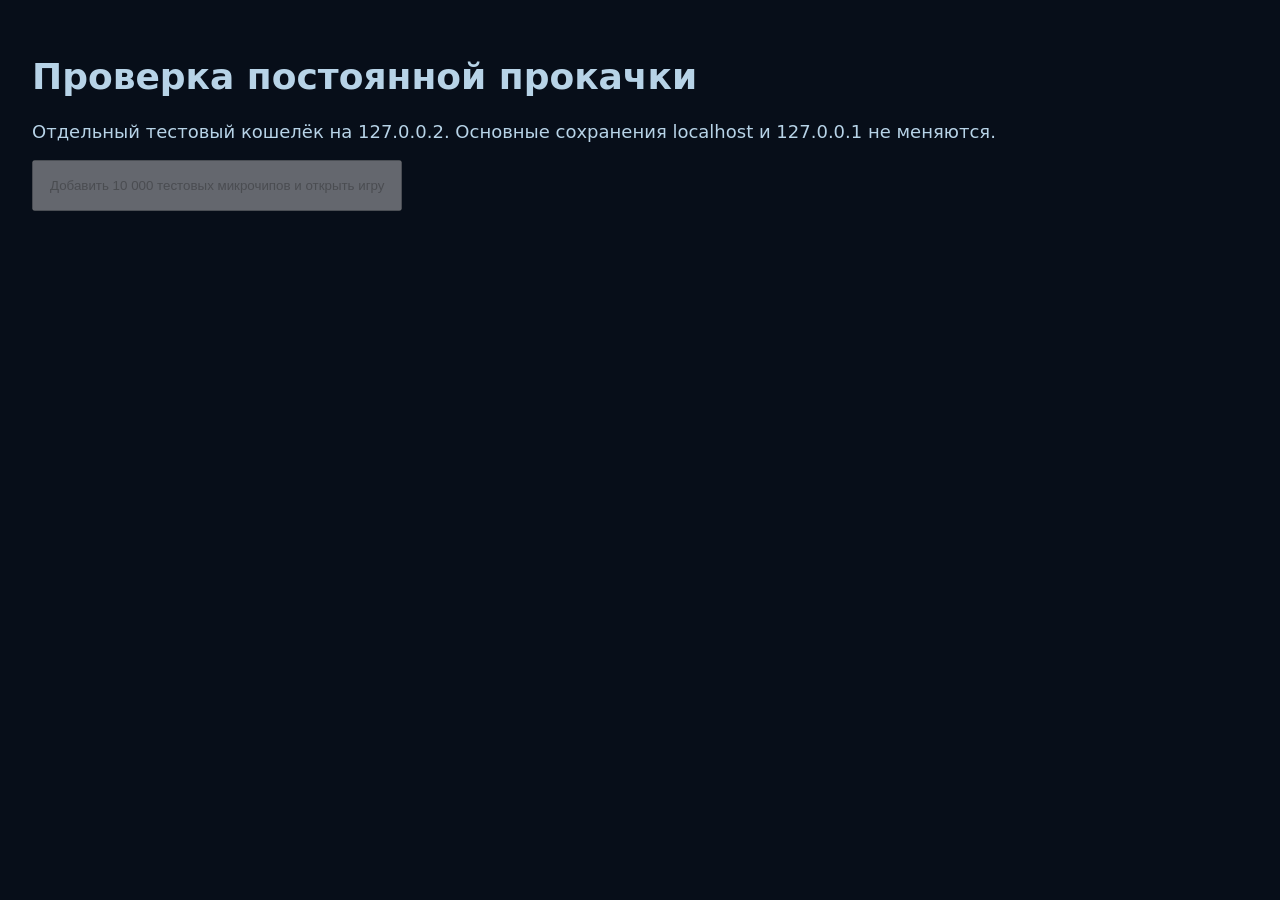
<file: tests/fixtures/permanent-progression.html>
<!doctype html>
<html lang="ru">
<meta charset="utf-8">
<meta name="viewport" content="width=device-width,initial-scale=1">
<title>Проверка постоянной прокачки</title>
<style>body { background: #070e19; color: #b7d3e7; font: 18px system-ui; padding: 24px; } button { padding: 16px; }</style>
<h1>Проверка постоянной прокачки</h1>
<p>Отдельный тестовый кошелёк на 127.0.0.2. Основные сохранения localhost и 127.0.0.1 не меняются.</p>
<button id="seed" disabled>Добавить 10 000 тестовых микрочипов и открыть игру</button>
<script type="module">
  import { PlayerProgress } from '../../src/managers/PlayerProgress.js';
  const button = document.getElementById('seed');
  button.disabled = location.hostname !== '127.0.0.2';
  button.addEventListener('click', () => {
    new PlayerProgress().credit(10000);
    location.href = '/';
  });
</script>
</html>
</file>
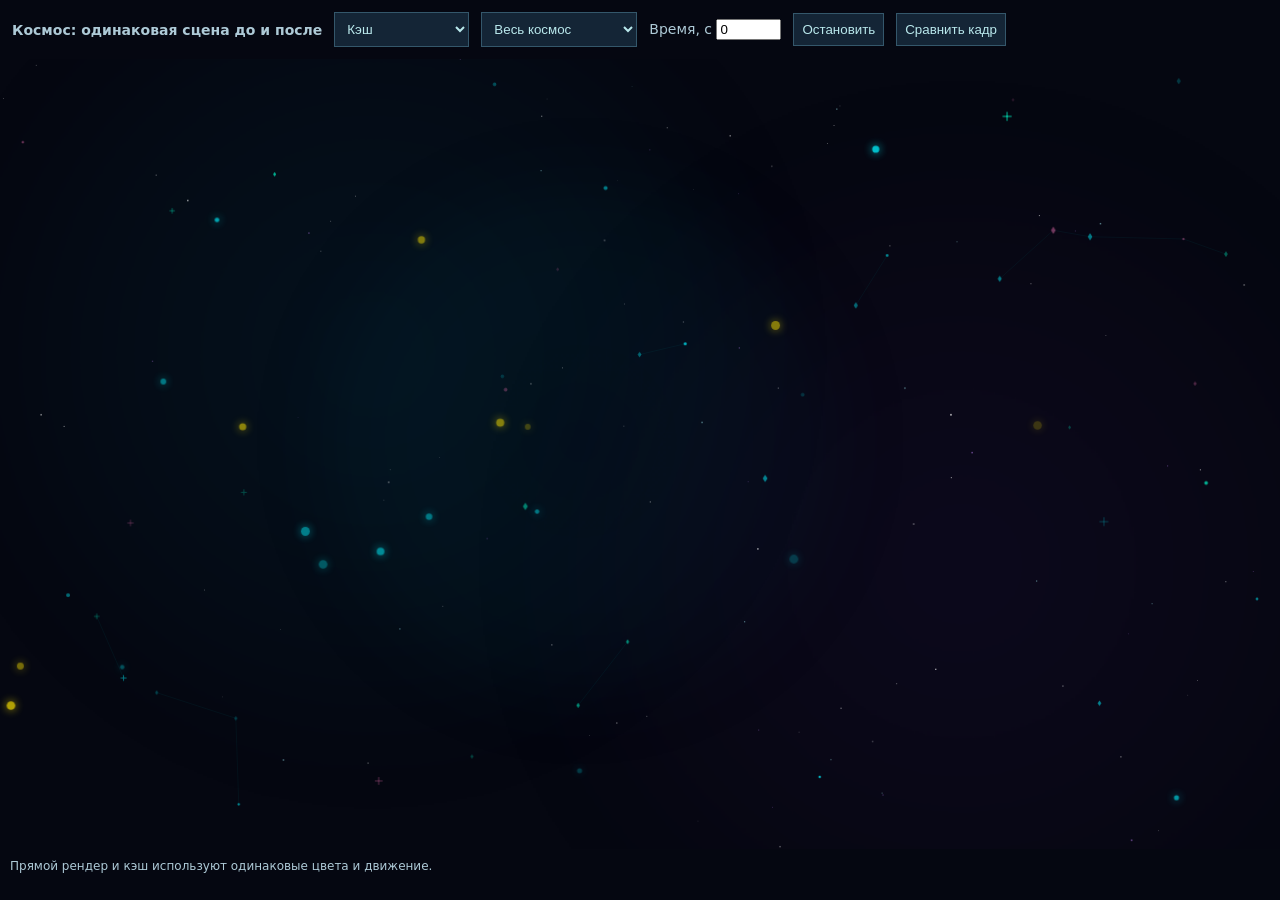
<file: tests/fixtures/space-cache-preview.html>
<!doctype html><html lang="ru"><meta charset="utf-8"><meta name="viewport" content="width=device-width,initial-scale=1">
<title>Проверка кэша космоса</title>
<style>
*{box-sizing:border-box}body{margin:0;background:#050711;color:#aecad7;font:14px system-ui}header{padding:12px;display:flex;gap:12px;align-items:center;flex-wrap:wrap}select,button{background:#142536;color:#b9e8ec;border:1px solid #34576b;padding:8px}canvas{display:block;width:100%;height:calc(100dvh - 110px)}output{display:block;padding:10px;font-size:12px}
</style>
<header><strong>Космос: одинаковая сцена до и после</strong><select id="mode"><option value="live">Прямой рендер</option><option value="cached" selected>Кэш</option></select><select id="scene"><option value="all">Весь космос</option><option value="nebulae">Только туманности</option></select><label>Время, с <input id="time" type="number" min="0" step="10" value="0" style="width:65px"></label><button id="pause">Остановить</button><button id="compare">Сравнить кадр</button></header>
<canvas id="preview"></canvas><output id="result">Прямой рендер и кэш используют одинаковые цвета и движение.</output>
<script type="module">
import { RenderSystem } from '../../src/systems/RenderSystem.js?v=2.56';
const canvas=document.querySelector('#preview'),mode=document.querySelector('#mode'),pause=document.querySelector('#pause'),result=document.querySelector('#result');
const random=Math.random;let seed=5932;
Math.random=()=>{seed=(Math.imul(seed,1664525)+1013904223)>>>0;return seed/4294967296};
const renderer=new RenderSystem(canvas,null);Math.random=random;
const cache=renderer.spaceVisualCache;
const originalSpace=Object.fromEntries(['distantStars','midStars','constellations','foregroundMotes'].map(key=>[key,renderer[key]]));
document.querySelector('#scene').onchange=event=>{Object.assign(renderer,originalSpace);if(event.target.value==='nebulae')for(const key of Object.keys(originalSpace))renderer[key]=[]};
document.querySelector('#time').oninput=event=>{const time=Number(event.target.value)||0;renderer.spaceTime=time;renderer.parallaxDriftX=time*8;renderer.parallaxDriftY=time*4};
let width,height,scale,paused=false,previous;
function resize(){width=canvas.clientWidth;height=canvas.clientHeight;scale=Math.min(1,width/640,height/640);canvas.pixelRatio=Math.min(devicePixelRatio||1,1.5);canvas.width=Math.round(width*canvas.pixelRatio);canvas.height=Math.round(height*canvas.pixelRatio)}
window.addEventListener('resize',resize);resize();
pause.onclick=()=>{paused=!paused;pause.textContent=paused?'Продолжить':'Остановить'};
document.querySelector('#compare').onclick=()=>{
 const frames=[];
 for(const cached of [false,true]){
  renderer.spaceVisualCache=cached?cache:null;
  renderer.ctx.setTransform(canvas.pixelRatio,0,0,canvas.pixelRatio,0,0);
  renderer._drawSpaceBackground(renderer.ctx,width,height,{renderScale:scale});
  frames.push(renderer.ctx.getImageData(0,0,canvas.width,canvas.height).data);
 }
 let total=0,changed=0,max=0;
 for(let i=0;i<frames[0].length;i+=4){let delta=0;for(let c=0;c<3;c++){const d=Math.abs(frames[0][i+c]-frames[1][i+c]);total+=d;delta=Math.max(delta,d);max=Math.max(max,d)}if(delta>10)changed++}
 result.textContent=`Средняя разница RGB: ${(total/(canvas.width*canvas.height*3)).toFixed(3)} / 255; пикселей с разницей >10: ${(changed/(canvas.width*canvas.height)*100).toFixed(3)}%; максимум: ${max}.`;
};
function frame(time){const dt=paused||previous===undefined?0:Math.min(.05,(time-previous)/1000);previous=time;
 renderer.spaceTime+=dt;renderer.parallaxDriftX+=dt*8;renderer.parallaxDriftY+=dt*4;
 renderer.spaceVisualCache=mode.value==='cached'?cache:null;
 renderer.ctx.setTransform(canvas.pixelRatio,0,0,canvas.pixelRatio,0,0);
 renderer._drawSpaceBackground(renderer.ctx,width,height,{renderScale:scale});requestAnimationFrame(frame);
}requestAnimationFrame(frame);
</script></html>
</file>
<file: css/fonts.css>
/* Official Google Fonts WOFF2 subsets; licenses and provenance: ../fonts/README.md. */
@font-face {
  font-family: 'WDXL Lubrifont SC';
  font-style: normal;
  font-weight: 400;
  font-display: swap;
  src: url('../fonts/wdxl-lubrifont-sc-cyrillic.woff2') format('woff2');
  unicode-range: U+0301, U+0400-045F, U+0490-0491, U+04B0-04B1, U+2116;
}
@font-face {
  font-family: 'WDXL Lubrifont SC';
  font-style: normal;
  font-weight: 400;
  font-display: swap;
  src: url('../fonts/wdxl-lubrifont-sc-latin-ext.woff2') format('woff2');
  unicode-range: U+0100-02BA, U+02BD-02C5, U+02C7-02CC, U+02CE-02D7, U+02DD-02FF, U+0304, U+0308, U+0329, U+1D00-1DBF, U+1E00-1E9F, U+1EF2-1EFF, U+2020, U+20A0-20AB, U+20AD-20C4, U+2113, U+2C60-2C7F, U+A720-A7FF;
}
@font-face {
  font-family: 'WDXL Lubrifont SC';
  font-style: normal;
  font-weight: 400;
  font-display: swap;
  src: url('../fonts/wdxl-lubrifont-sc-symbols2.woff2') format('woff2');
  unicode-range: U+2000-2001, U+2004-2008, U+200A, U+23B8-23BD, U+2500-259F;
}
@font-face {
  font-family: 'WDXL Lubrifont SC';
  font-style: normal;
  font-weight: 400;
  font-display: swap;
  src: url('../fonts/wdxl-lubrifont-sc-latin.woff2') format('woff2');
  unicode-range: U+0000-00FF, U+0131, U+0152-0153, U+02BB-02BC, U+02C6, U+02DA, U+02DC, U+0304, U+0308, U+0329, U+2000-206F, U+20AC, U+2122, U+2191, U+2193, U+2212, U+2215, U+FEFF, U+FFFD;
}
/* Preserve the original CYBER CORE logo, including its real 900 weight. */
@font-face {
  font-family: 'Orbitron';
  font-style: normal;
  font-weight: 900;
  font-display: swap;
  src: url('../fonts/orbitron-latin-900.woff2') format('woff2');
  unicode-range: U+0000-00FF, U+0131, U+0152-0153, U+02BB-02BC, U+02C6, U+02DA, U+02DC, U+0304, U+0308, U+0329, U+2000-206F, U+20AC, U+2122, U+2191, U+2193, U+2212, U+2215, U+FEFF, U+FFFD;
}
</file>
<file: css/style.css>
/* ==========================================================================
   GEOMETRIC NEON CYBERPUNK THEME - TOWER DEFENSE
   HIGH-READABILITY & HIGH-CONTRAST REFINED STYLESHEET
   ========================================================================== */

:root {
  --bg-main: #06080e;
  --bg-panel: #0d131f;
  --bg-card: #131c2b;
  --bg-card-hover: #1b263b;
  
  --border-neon: rgba(0, 243, 255, 0.45);
  --border-neon-bright: #00f3ff;
  --border-dim: rgba(0, 243, 255, 0.25);
  
  --neon-cyan: #00f3ff;
  --neon-yellow: #ffe600;
  --neon-crimson: #ff1a66;
  --neon-purple: #a824ff;
  --neon-orange: #ff7700;
  --neon-green: #00ff88;

  --text-main: #f8fafc;
  --text-secondary: #cbd5e1;
  --text-dim: #94a3b8;
  --text-cyan: #00f3ff;
  
  --font-title: 'Orbitron', 'Segoe UI', system-ui, sans-serif;
  --font-cyber: 'WDXL Lubrifont SC', 'Segoe UI', system-ui, sans-serif;
  --font-ui: 'WDXL Lubrifont SC', 'Segoe UI', system-ui, sans-serif;
  --font-mono: 'WDXL Lubrifont SC', 'Consolas', monospace;
}

html, body {
  margin: 0;
  padding: 0;
  width: 100%;
  height: 100%;
  height: 100dvh;
  overflow: hidden;
  position: fixed;
  top: 0;
  left: 0;
  right: 0;
  bottom: 0;
  background-color: var(--bg-main);
  color: var(--text-main);
  font-family: var(--font-ui);
  font-synthesis: none;
  display: flex;
  flex-direction: column;
  -webkit-font-smoothing: antialiased;
  -moz-osx-font-smoothing: grayscale;
  overscroll-behavior: none;
  -webkit-overscroll-behavior: none;
  touch-action: manipulation;
  -webkit-touch-callout: none;
  -webkit-user-select: none;
  -khtml-user-select: none;
  -moz-user-select: none;
  -ms-user-select: none;
  user-select: none;
  -webkit-tap-highlight-color: transparent;
}

* {
  box-sizing: border-box;
  margin: 0;
  padding: 0;
  -webkit-touch-callout: none;
  -webkit-user-select: none;
  -moz-user-select: none;
  -ms-user-select: none;
  user-select: none;
  -webkit-tap-highlight-color: transparent;
}

/* ==========================================================================
   GAME CONTAINER & LAYOUT
   ========================================================================== */

#game-app {
  display: flex;
  flex-direction: column;
  width: 100%;
  height: 100%;
  position: relative;
  overflow: hidden;
  touch-action: manipulation;
  overscroll-behavior: none;
}

/* TOP STATUS HUD */
#top-hud {
  height: 74px;
  background: linear-gradient(180deg, #0e1524 0%, rgba(11, 16, 28, 0.96) 100%);
  border-bottom: 2px solid var(--border-neon);
  box-shadow: 0 6px 25px rgba(0, 0, 0, 0.8), 0 1px 0 rgba(0, 243, 255, 0.3);
  display: flex;
  align-items: center;
  justify-content: space-between;
  padding: 0 24px;
  z-index: 20;
}

.hud-group {
  display: flex;
  align-items: center;
  gap: 16px;
}

.hud-badge {
  font-family: var(--font-cyber);
  font-size: 16px;
  font-weight: 800;
  letter-spacing: 1.5px;
  padding: 8px 18px;
  background: rgba(0, 243, 255, 0.12);
  border: 2px solid var(--neon-cyan);
  border-radius: 6px;
  color: #ffffff;
  text-shadow: 0 0 10px rgba(0, 243, 255, 0.8), 0 2px 4px rgba(0, 0, 0, 0.8);
  box-shadow: 0 0 14px rgba(0, 243, 255, 0.25);
  display: flex;
  align-items: center;
  gap: 6px;
}

.hud-badge.enemies {
  color: #ffe600;
  border-color: var(--neon-yellow);
  background: rgba(255, 230, 0, 0.12);
  text-shadow: 0 0 10px rgba(255, 230, 0, 0.8), 0 2px 4px rgba(0, 0, 0, 0.8);
  box-shadow: 0 0 14px rgba(255, 230, 0, 0.25);
}

.hud-credits {
  font-family: var(--font-cyber);
  font-size: 22px;
  font-weight: 900;
  color: #ffe600;
  text-shadow: 0 0 12px rgba(255, 230, 0, 0.8), 0 2px 4px #000000;
  background: rgba(255, 230, 0, 0.08);
  border: 1.5px solid rgba(255, 230, 0, 0.45);
  border-radius: 6px;
  padding: 6px 16px;
  display: flex;
  align-items: center;
  gap: 8px;
  transition: transform 0.15s ease, color 0.15s ease;
}

.hud-credits.pulse {
  transform: scale(1.18);
  color: #ffffff;
  border-color: #ffffff;
  box-shadow: 0 0 20px #ffe600;
}

/* Intermission countdown centered in top bar */
#intermission-container {
  display: flex;
  flex-direction: column;
  align-items: center;
  width: 320px;
  transition: opacity 0.3s ease;
}

#intermission-container.hidden {
  opacity: 0;
  pointer-events: none;
}

#intermission-text {
  font-family: var(--font-cyber);
  font-size: 14px;
  font-weight: 900;
  color: #ffe600;
  letter-spacing: 2px;
  margin-bottom: 6px;
  text-shadow: 0 0 14px rgba(255, 230, 0, 0.9), 0 2px 4px #000000;
  animation: neon-glow-pulse 1.2s infinite alternate;
}

@keyframes neon-glow-pulse {
  0% { text-shadow: 0 0 10px rgba(255, 230, 0, 0.7); }
  100% { text-shadow: 0 0 20px rgba(255, 230, 0, 1), 0 0 30px rgba(0, 243, 255, 0.6); }
}

.intermission-bar-bg {
  width: 100%;
  height: 12px;
  background: rgba(0, 0, 0, 0.7);
  border: 2px solid rgba(0, 243, 255, 0.45);
  border-radius: 6px;
  overflow: hidden;
  box-shadow: 0 0 12px rgba(0, 243, 255, 0.25), inset 0 2px 4px rgba(0, 0, 0, 0.8);
}

#intermission-bar {
  height: 100%;
  width: 100%;
  background: linear-gradient(90deg, #00f3ff, #ffe600);
  box-shadow: 0 0 15px #00f3ff, 0 0 25px rgba(255, 230, 0, 0.7);
  transition: width 0.1s linear;
}

/* Tower HP Bar */
.hp-container {
  display: flex;
  flex-direction: column;
  width: 250px;
}

.hp-bar-bg {
  width: 100%;
  height: 14px;
  background: rgba(0, 0, 0, 0.7);
  border: 2px solid rgba(255, 26, 102, 0.6);
  border-radius: 4px;
  overflow: hidden;
  box-shadow: inset 0 2px 4px rgba(0, 0, 0, 0.8);
}

#hud-hp-fill {
  width: 100%;
  height: 100%;
  background: linear-gradient(90deg, var(--neon-crimson), var(--neon-green));
  box-shadow: 0 0 12px rgba(0, 255, 136, 0.7);
  transition: width 0.2s ease;
}

#hud-hp-text {
  font-family: var(--font-ui);
  font-size: 16.5px;
  font-weight: 800;
  color: #ffffff;
  text-shadow: 0 1px 3px #000000, 0 0 6px rgba(0, 243, 255, 0.4);
  text-align: right;
  margin-top: 4px;
  letter-spacing: 0.5px;
}

/* Speed Controls Group */
.speed-controls {
  display: flex;
  align-items: center;
  background: rgba(0, 243, 255, 0.08);
  border: 2px solid var(--border-neon);
  border-radius: 6px;
  padding: 2px;
  gap: 2px;
  box-shadow: 0 0 10px rgba(0, 243, 255, 0.15);
}

.speed-btn {
  background: transparent;
  border: none;
  color: #94a3b8;
  padding: 6px 12px;
  border-radius: 4px;
  cursor: pointer;
  font-family: var(--font-cyber);
  font-weight: 800;
  font-size: 14px;
  letter-spacing: 0.5px;
  transition: all 0.15s ease;
}

.speed-btn:hover {
  color: #ffffff;
  background: rgba(0, 243, 255, 0.2);
}

.speed-btn.active {
  background: var(--neon-cyan);
  color: #060912;
  box-shadow: 0 0 14px rgba(0, 243, 255, 0.9);
  font-weight: 900;
  text-shadow: none;
}

.speed-btn.pause-btn {
  padding: 6px 10px;
  color: #00f3ff;
  border-right: 1px solid rgba(0, 243, 255, 0.25);
  border-radius: 4px 0 0 4px;
}

.speed-btn.pause-btn:hover {
  background: rgba(0, 243, 255, 0.25);
  color: #ffffff;
}

.speed-btn.pause-btn.active {
  background: #ff0055;
  color: #ffffff;
  box-shadow: 0 0 16px rgba(255, 0, 85, 0.95);
  border-color: #ff0055;
  animation: pause-pulse 1.2s infinite alternate;
}

@keyframes pause-pulse {
  0% { box-shadow: 0 0 8px rgba(255, 0, 85, 0.6); }
  100% { box-shadow: 0 0 20px rgba(255, 0, 85, 1); }
}

/* Speed and Audio Buttons */
.icon-btn {
  background: rgba(0, 243, 255, 0.12);
  border: 2px solid var(--border-neon);
  color: #ffffff;
  padding: 8px 16px;
  border-radius: 6px;
  cursor: pointer;
  font-family: var(--font-cyber);
  font-weight: 800;
  font-size: 15px;
  letter-spacing: 1px;
  transition: all 0.2s ease;
  text-shadow: 0 0 8px var(--neon-cyan);
}

.icon-btn:hover {
  background: rgba(0, 243, 255, 0.3);
  border-color: var(--neon-cyan);
  box-shadow: 0 0 15px rgba(0, 243, 255, 0.6);
  color: #ffffff;
}

.icon-btn.active {
  background: var(--neon-cyan);
  color: #060912;
  box-shadow: 0 0 20px rgba(0, 243, 255, 0.9);
  text-shadow: none;
}

.icon-btn.muted {
  opacity: 0.6;
}

/* Audio Controls Group (SFX & BGM) */
#volume-popover {
  position: fixed;
  z-index: 200;
  width: min(260px, calc(100vw - 16px));
  padding: 14px;
  background: var(--bg-panel);
  border: 1px solid var(--neon-cyan);
  border-radius: 8px;
  box-shadow: 0 8px 24px rgba(0, 0, 0, 0.65);
  font-family: var(--font-ui);
}

#volume-popover[hidden] {
  display: none;
}

.volume-heading {
  display: flex;
  align-items: center;
  justify-content: space-between;
  gap: 12px;
  font-size: 14px;
  font-weight: 800;
  color: var(--neon-cyan);
}

#volume-value {
  font-family: var(--font-mono);
  font-variant-numeric: tabular-nums;
}

#volume-slider {
  display: block;
  width: 100%;
  min-height: 44px;
  accent-color: var(--neon-cyan);
  cursor: pointer;
  touch-action: none;
}

#volume-mute {
  width: 100%;
  min-height: 44px;
  border: 1px solid var(--border-neon);
  border-radius: 5px;
  background: rgba(0, 243, 255, 0.1);
  color: var(--text-main);
  font: 800 14px var(--font-ui);
  cursor: pointer;
}

#volume-slider:focus-visible, #volume-mute:focus-visible {
  outline: 2px solid var(--neon-cyan);
  outline-offset: 2px;
}

.audio-controls-group {
  display: flex;
  align-items: center;
  gap: 8px;
}

.audio-btn {
  display: inline-flex;
  align-items: center;
  gap: 6px;
  padding: 6px 12px;
  font-family: var(--font-cyber);
  font-size: 13px;
  font-weight: 800;
  letter-spacing: 0.8px;
  background: rgba(0, 243, 255, 0.1);
  border: 1.5px solid var(--border-neon);
  border-radius: 6px;
  color: #ffffff;
  cursor: pointer;
  transition: all 0.15s ease;
  white-space: nowrap;
  user-select: none;
}

.audio-btn:hover {
  background: rgba(0, 243, 255, 0.25);
  border-color: var(--neon-cyan);
  box-shadow: 0 0 12px rgba(0, 243, 255, 0.5);
}

.audio-btn.muted {
  border-color: rgba(255, 26, 102, 0.5);
  background: rgba(255, 26, 102, 0.1);
  color: #ff8fae;
  box-shadow: none;
  opacity: 0.75;
}

.audio-btn .audio-icon {
  font-size: 15px;
}

.audio-btn .audio-label {
  font-size: 12px;
  letter-spacing: 0.5px;
}



/* ==========================================================================
   MAIN GAMEPLAY VIEW (CANVAS + SIDEBAR)
   ========================================================================== */

#game-viewport {
  flex: 1;
  display: flex;
  position: relative;
  overflow: hidden;
}

/* CANVAS */
#canvas-wrapper {
  flex: 1;
  position: relative;
  display: flex;
  align-items: center;
  justify-content: center;
  background-color: var(--bg-main);
  overflow: hidden;
  touch-action: none;
  user-select: none;
}

#game-canvas {
  width: 100%;
  height: 100%;
  display: block;
  touch-action: none;
  user-select: none;
}

/* Lightweight performance display; no animated effects while measuring FPS. */
#performance-overlay {
  position: absolute;
  top: 12px;
  right: 12px;
  z-index: 10;
  display: flex;
  align-items: center;
  gap: 8px;
  font: 13px var(--font-mono);
}

#btn-fps {
  min-width: 44px;
  min-height: 44px;
  padding: 6px 10px;
  border: 1px solid var(--border-neon);
  border-radius: 5px;
  background: var(--bg-panel);
  color: var(--text-secondary);
  font: inherit;
  cursor: pointer;
}

#btn-fps[aria-pressed="true"], #btn-fps:focus-visible {
  border-color: var(--neon-cyan);
  color: var(--neon-cyan);
}

#fps-counter {
  padding: 8px;
  border-radius: 5px;
  background: rgba(6, 8, 14, 0.9);
  color: var(--neon-cyan);
  font-variant-numeric: tabular-nums;
  white-space: nowrap;
  pointer-events: none;
}








/* ==========================================================================
   UPGRADE SIDEBAR
   ========================================================================== */

#sidebar {
  width: 380px;
  background-color: var(--bg-panel);
  border-left: 2px solid var(--border-neon);
  display: flex;
  flex-direction: column;
  z-index: 15;
  box-shadow: -6px 0 30px rgba(0, 0, 0, 0.7);
}

/* TABS */
.tabs-container {
  display: flex;
  border-bottom: 2px solid var(--border-neon);
  background: rgba(0, 0, 0, 0.35);
}

.tab-btn {
  flex: 1;
  padding: 14px 8px;
  background: transparent;
  border: none;
  border-bottom: 3px solid transparent;
  color: #94a3b8;
  font-family: var(--font-cyber);
  font-size: 14px;
  font-weight: 800;
  letter-spacing: 1px;
  cursor: pointer;
  transition: all 0.2s ease;
}

.tab-btn:hover {
  color: #ffffff;
  background: rgba(0, 243, 255, 0.08);
}

.tab-btn.active {
  color: var(--neon-cyan);
  border-bottom-color: var(--neon-cyan);
  background: rgba(0, 243, 255, 0.12);
  text-shadow: 0 0 10px rgba(0, 243, 255, 0.8);
  box-shadow: inset 0 -3px 10px rgba(0, 243, 255, 0.3);
}

/* UPGRADES LIST */
#upgrades-list {
  flex: 1;
  overflow-y: auto;
  padding: 12px;
  display: flex;
  flex-direction: column;
  gap: 10px;
  touch-action: pan-y;
  overscroll-behavior: contain;
  -webkit-overflow-scrolling: touch;
}

#upgrades-list::-webkit-scrollbar {
  width: 8px;
}

#upgrades-list::-webkit-scrollbar-track {
  background: rgba(0, 0, 0, 0.5);
  border-left: 1px solid rgba(0, 243, 255, 0.15);
}

#upgrades-list::-webkit-scrollbar-thumb {
  background: var(--neon-cyan);
  border-radius: 4px;
  box-shadow: 0 0 10px var(--neon-cyan);
}

/* UPGRADE CARD */
.upgrade-card {
  background-color: var(--bg-card);
  border: 1.5px solid rgba(0, 243, 255, 0.25);
  border-radius: 8px;
  padding: 12px 14px;
  display: flex;
  flex-direction: column;
  gap: 8px;
  box-shadow: 0 3px 12px rgba(0, 0, 0, 0.4);
  transition: all 0.2s ease;
}

.upgrade-card:hover {
  background-color: var(--bg-card-hover);
  border-color: var(--neon-cyan);
  box-shadow: 0 4px 18px rgba(0, 243, 255, 0.25);
}

.upgrade-header {
  display: flex;
  justify-content: space-between;
  align-items: center;
}

.upgrade-title {
  font-family: var(--font-ui);
  font-size: 16px;
  font-weight: 800;
  color: #ffffff;
  letter-spacing: 0.5px;
  display: flex;
  align-items: center;
  gap: 6px;
}

.upgrade-lvl {
  font-family: var(--font-cyber);
  font-size: 12px;
  font-weight: 800;
  padding: 3px 8px;
  background: rgba(0, 243, 255, 0.12);
  border: 1.5px solid var(--neon-cyan);
  border-radius: 4px;
  color: var(--neon-cyan);
  text-shadow: 0 0 6px var(--neon-cyan);
}

.upgrade-stats {
  display: flex;
  align-items: center;
  gap: 10px;
  font-family: var(--font-ui);
  font-size: 15px;
  font-weight: 700;
}

.stat-current {
  color: var(--text-secondary);
}

.stat-arrow {
  color: var(--neon-cyan);
  font-size: 18px;
  font-weight: 900;
}

.stat-next {
  color: var(--neon-green);
  font-size: 16px;
  font-weight: 800;
  text-shadow: 0 0 8px rgba(0, 255, 136, 0.6);
}

.upgrade-buy-btn {
  background: rgba(0, 243, 255, 0.15);
  border: 2px solid var(--neon-cyan);
  color: #ffffff;
  font-family: var(--font-cyber);
  font-size: 14px;
  font-weight: 900;
  padding: 10px 14px;
  border-radius: 5px;
  cursor: pointer;
  letter-spacing: 1px;
  transition: all 0.2s ease;
  display: flex;
  align-items: center;
  justify-content: center;
  gap: 8px;
  text-shadow: 0 0 8px var(--neon-cyan);
  box-shadow: 0 0 10px rgba(0, 243, 255, 0.2);
}

.upgrade-buy-btn:hover:not(:disabled) {
  background: var(--neon-cyan);
  color: #060912;
  box-shadow: 0 0 20px rgba(0, 243, 255, 0.8);
  text-shadow: none;
}

.upgrade-buy-btn.disabled,
.upgrade-buy-btn:disabled {
  opacity: 0.45;
  border-color: rgba(255, 255, 255, 0.12);
  color: #64748b;
  background: rgba(255, 255, 255, 0.04);
  cursor: not-allowed;
  box-shadow: none;
  text-shadow: none;
}

.upgrade-card.maxed {
  border-color: rgba(0, 255, 136, 0.45);
}

.upgrade-card.maxed .upgrade-lvl {
  color: var(--neon-green);
  border-color: rgba(0, 255, 136, 0.6);
  text-shadow: 0 0 6px var(--neon-green);
}

.upgrade-card.locked {
  opacity: 0.65;
  border-color: rgba(255, 170, 0, 0.25);
}

.upgrade-card.locked .upgrade-buy-btn {
  font-size: 11.5px;
  letter-spacing: 0.5px;
  color: #ffaa00;
  border-color: rgba(255, 170, 0, 0.35);
  background: rgba(255, 170, 0, 0.05);
  box-shadow: none;
  text-shadow: none;
}

/* ==========================================================================
   GAME OVER MODAL
   ========================================================================== */

.modal-backdrop {
  position: absolute;
  top: 0;
  left: 0;
  width: 100%;
  height: 100%;
  background: rgba(7, 10, 16, 0.92);
  backdrop-filter: blur(12px);
  display: flex;
  align-items: center;
  justify-content: center;
  z-index: 100;
  transition: opacity 0.3s ease;
}

.modal-backdrop.hidden {
  opacity: 0;
  pointer-events: none;
}

.modal-content {
  background: var(--bg-panel);
  border: 3px solid var(--neon-crimson);
  border-radius: 10px;
  padding: 44px 56px;
  display: flex;
  flex-direction: column;
  align-items: center;
  gap: 24px;
  box-shadow: 0 0 50px rgba(255, 26, 102, 0.6), 0 0 100px rgba(0, 0, 0, 0.9);
  text-align: center;
  max-width: 480px;
}

.modal-title {
  font-family: var(--font-cyber);
  font-size: 32px;
  font-weight: 900;
  color: var(--neon-crimson);
  letter-spacing: 4px;
  text-shadow: 0 0 25px rgba(255, 26, 102, 0.9);
}

.modal-body {
  font-family: var(--font-ui);
  font-size: 18px;
  font-weight: 700;
  color: #e2f4ff;
  display: flex;
  flex-direction: column;
  gap: 10px;
  line-height: 1.6;
}

#modal-final-wave {
  font-family: var(--font-cyber);
  font-weight: 900;
  color: var(--neon-cyan);
  text-shadow: 0 0 10px var(--neon-cyan);
}

.modal-btn {
  background: rgba(255, 26, 102, 0.2);
  border: 2px solid var(--neon-crimson);
  color: #ffffff;
  font-family: var(--font-cyber);
  font-size: 16px;
  font-weight: 900;
  letter-spacing: 2px;
  padding: 14px 30px;
  border-radius: 6px;
  cursor: pointer;
  transition: all 0.2s ease;
  box-shadow: 0 0 20px rgba(255, 26, 102, 0.5);
}

.modal-btn:hover {
  background: var(--neon-crimson);
  color: #060912;
  box-shadow: 0 0 35px rgba(255, 26, 102, 0.9);
}

/* ==========================================================================
   MAIN MENU & IN-MENU LAYOUT
   ========================================================================== */

#game-app.in-menu #top-hud {
  display: none !important;
}

#game-app.in-menu #sidebar {
  display: none !important;
}


.menu-overlay {
  position: absolute;
  top: 0;
  left: 0;
  width: 100%;
  height: 100%;
  background: radial-gradient(circle at center, rgba(10, 16, 28, 0.75) 0%, rgba(5, 7, 17, 0.92) 100%);
  backdrop-filter: blur(6px);
  display: flex;
  align-items: center;
  justify-content: center;
  z-index: 80;
  transition: opacity 0.3s ease;
}

.menu-overlay.hidden {
  opacity: 0;
  pointer-events: none;
  display: none;
}

.menu-panel {
  background: linear-gradient(180deg, rgba(14, 21, 36, 0.95) 0%, rgba(10, 15, 26, 0.98) 100%);
  border: 2px solid var(--border-neon);
  border-radius: 12px;
  padding: 40px 50px;
  display: flex;
  flex-direction: column;
  align-items: center;
  gap: 22px;
  box-shadow: 0 0 50px rgba(0, 243, 255, 0.3), 0 20px 60px rgba(0, 0, 0, 0.9);
  text-align: center;
  width: 90%;
  max-width: 520px;
  position: relative;
}

.menu-header {
  display: flex;
  flex-direction: column;
  align-items: center;
  gap: 8px;
}

.menu-protocol-tag {
  font-family: var(--font-cyber);
  font-size: 11px;
  font-weight: 800;
  letter-spacing: 2.5px;
  color: var(--neon-cyan);
  text-shadow: 0 0 10px rgba(0, 243, 255, 0.7);
  background: rgba(0, 243, 255, 0.08);
  border: 1px solid rgba(0, 243, 255, 0.35);
  border-radius: 20px;
  padding: 4px 14px;
  display: inline-flex;
  align-items: center;
  gap: 8px;
}

.pulse-dot {
  width: 7px;
  height: 7px;
  border-radius: 50%;
  background: var(--neon-cyan);
  box-shadow: 0 0 8px var(--neon-cyan);
  animation: pulse-dot-anim 1.5s infinite alternate;
}

@keyframes pulse-dot-anim {
  0% { transform: scale(0.8); opacity: 0.5; }
  100% { transform: scale(1.3); opacity: 1; }
}

.menu-title {
  font-family: var(--font-title);
  font-size: 46px;
  font-weight: 900;
  letter-spacing: 6px;
  background: linear-gradient(135deg, #00f3ff 0%, #00ffaa 50%, #ffe600 100%);
  -webkit-background-clip: text;
  -webkit-text-fill-color: transparent;
  filter: drop-shadow(0 0 25px rgba(0, 243, 255, 0.6));
  line-height: 1.1;
  margin-top: 4px;
}

.menu-subtitle {
  font-family: var(--font-cyber);
  font-size: 13px;
  font-weight: 700;
  letter-spacing: 3px;
  color: #94a3b8;
  text-transform: uppercase;
}

.menu-actions {
  display: flex;
  flex-direction: column;
  gap: 12px;
  width: 100%;
}

.menu-btn {
  font-family: var(--font-cyber);
  border-radius: 6px;
  cursor: pointer;
  display: flex;
  align-items: center;
  justify-content: center;
  gap: 12px;
  transition: all 0.2s ease;
  user-select: none;
  outline: none;
}

.menu-btn.primary-btn {
  background: rgba(0, 243, 255, 0.16);
  border: 2px solid var(--neon-cyan);
  color: #ffffff;
  font-size: 18px;
  font-weight: 900;
  letter-spacing: 2px;
  padding: 16px 28px;
  box-shadow: 0 0 25px rgba(0, 243, 255, 0.45);
  animation: primary-glow-pulse 2.2s infinite alternate ease-in-out;
}

@keyframes primary-glow-pulse {
  0% { box-shadow: 0 0 20px rgba(0, 243, 255, 0.4); border-color: rgba(0, 243, 255, 0.7); }
  100% { box-shadow: 0 0 40px rgba(0, 243, 255, 0.8), inset 0 0 15px rgba(0, 243, 255, 0.25); border-color: #00f3ff; }
}

.menu-btn.primary-btn:hover {
  background: var(--neon-cyan);
  color: #050711;
  box-shadow: 0 0 50px rgba(0, 243, 255, 0.95);
  transform: translateY(-2px);
}

.menu-btn.secondary-btn {
  background: rgba(13, 20, 34, 0.85);
  border: 1.5px solid rgba(0, 243, 255, 0.35);
  color: #cbd5e1;
  font-size: 14px;
  font-weight: 800;
  letter-spacing: 1.2px;
  padding: 12px 20px;
}

.menu-btn.secondary-btn:hover {
  border-color: var(--neon-cyan);
  color: #ffffff;
  background: rgba(0, 243, 255, 0.15);
  box-shadow: 0 0 16px rgba(0, 243, 255, 0.35);
  transform: translateY(-1px);
}

.menu-audio-section {
  width: 100%;
  background: rgba(0, 243, 255, 0.05);
  border: 1px solid rgba(0, 243, 255, 0.2);
  border-radius: 8px;
  padding: 12px 16px;
  display: flex;
  flex-direction: column;
  gap: 8px;
}

.menu-audio-header {
  font-family: var(--font-cyber);
  font-size: 11px;
  font-weight: 800;
  letter-spacing: 1.5px;
  color: #94a3b8;
  text-align: left;
}

.menu-audio-buttons {
  display: flex;
  gap: 10px;
  justify-content: center;
}

.menu-audio-btn {
  flex: 1;
  display: inline-flex;
  align-items: center;
  justify-content: center;
  gap: 8px;
  padding: 8px 12px;
  font-family: var(--font-cyber);
  font-size: 12px;
  font-weight: 800;
  letter-spacing: 0.8px;
  background: rgba(0, 243, 255, 0.1);
  border: 1.5px solid var(--border-neon);
  border-radius: 6px;
  color: #ffffff;
  cursor: pointer;
  transition: all 0.15s ease;
  white-space: nowrap;
}

.menu-audio-btn:hover {
  background: rgba(0, 243, 255, 0.25);
  border-color: var(--neon-cyan);
  box-shadow: 0 0 12px rgba(0, 243, 255, 0.5);
}

.menu-audio-btn.muted {
  border-color: rgba(255, 26, 102, 0.5);
  background: rgba(255, 26, 102, 0.1);
  color: #ff8fae;
}

.menu-footer {
  margin-top: 4px;
}

.menu-keys-hint {
  font-family: var(--font-ui);
  font-size: 13px;
  font-weight: 700;
  color: #64748b;
  letter-spacing: 1px;
  display: flex;
  align-items: center;
  gap: 8px;
}

.menu-keys-hint b {
  color: var(--neon-cyan);
}

.dot-sep {
  color: rgba(0, 243, 255, 0.4);
}

/* ==========================================================================
   TOP HUD NAVIGATION BUTTON
   ========================================================================== */

.menu-nav-btn {
  font-size: 13px !important;
  padding: 6px 14px !important;
  display: inline-flex;
  align-items: center;
  gap: 6px;
}

.menu-nav-btn .menu-icon {
  font-size: 15px;
}

/* ==========================================================================
   MODAL HEADERS & COMMON STYLES
   ========================================================================== */

.modal-header {
  width: 100%;
  display: flex;
  align-items: center;
  justify-content: space-between;
  border-bottom: 1.5px solid rgba(0, 243, 255, 0.25);
  padding-bottom: 12px;
}

.modal-close-x {
  background: transparent;
  border: none;
  color: #94a3b8;
  font-size: 24px;
  font-weight: 700;
  cursor: pointer;
  line-height: 1;
  padding: 2px 8px;
  border-radius: 4px;
  transition: all 0.15s ease;
}

.modal-close-x:hover {
  color: var(--neon-crimson);
  background: rgba(255, 26, 102, 0.15);
}

.modal-buttons-row {
  display: flex;
  gap: 14px;
  width: 100%;
  justify-content: center;
}

.modal-btn.cyan-btn {
  background: rgba(0, 243, 255, 0.2);
  border: 2px solid var(--neon-cyan);
  color: #ffffff;
  box-shadow: 0 0 20px rgba(0, 243, 255, 0.45);
}

.modal-btn.cyan-btn:hover {
  background: var(--neon-cyan);
  color: #060912;
  box-shadow: 0 0 35px rgba(0, 243, 255, 0.9);
}

.modal-btn.secondary-btn {
  background: rgba(255, 255, 255, 0.08);
  border: 2px solid rgba(255, 255, 255, 0.35);
  color: #e2f4ff;
  box-shadow: none;
}

.modal-btn.secondary-btn:hover {
  background: rgba(255, 255, 255, 0.22);
  border-color: #ffffff;
  color: #ffffff;
  box-shadow: 0 0 20px rgba(255, 255, 255, 0.4);
}

.modal-title.cyan-title {
  color: var(--neon-cyan);
  text-shadow: 0 0 20px rgba(0, 243, 255, 0.8);
  font-size: 24px;
}

.modal-title.warning-title {
  color: var(--neon-yellow);
  text-shadow: 0 0 20px rgba(255, 230, 0, 0.8);
}

/* ==========================================================================
   ENEMY INTEL DATABASE MODAL
   ========================================================================== */

.modal-intel-content {
  max-width: 900px !important;
  max-height: 88vh;
  border-color: var(--neon-cyan) !important;
  box-shadow: 0 0 50px rgba(0, 243, 255, 0.4), 0 0 100px rgba(0, 0, 0, 0.95) !important;
  padding: 30px 40px !important;
  gap: 16px !important;
}

.intel-grid {
  display: grid;
  grid-template-columns: repeat(auto-fill, minmax(min(320px, 100%), 1fr));
  gap: 14px;
  overflow-y: auto;
  max-height: 62vh;
  padding-right: 8px;
  width: 100%;
  touch-action: pan-y;
  overscroll-behavior: contain;
  -webkit-overflow-scrolling: touch;
}

.intel-grid::-webkit-scrollbar,
.help-scroll-body::-webkit-scrollbar {
  width: 6px;
}

.intel-grid::-webkit-scrollbar-track,
.help-scroll-body::-webkit-scrollbar-track {
  background: rgba(5, 8, 14, 0.7);
  border-radius: 3px;
}

.intel-grid::-webkit-scrollbar-thumb,
.help-scroll-body::-webkit-scrollbar-thumb {
  background: var(--border-neon);
  border-radius: 3px;
}

.intel-grid::-webkit-scrollbar-thumb:hover,
.help-scroll-body::-webkit-scrollbar-thumb:hover {
  background: var(--neon-cyan);
}

.intel-card {
  background: #0d1422;
  border: 1.5px solid rgba(0, 243, 255, 0.2);
  border-radius: 8px;
  padding: 14px 16px;
  display: flex;
  gap: 14px;
  text-align: left;
  transition: all 0.2s ease;
}

.intel-card:hover {
  border-color: var(--neon-cyan);
  box-shadow: 0 0 18px rgba(0, 243, 255, 0.25);
  background: #111a2d;
}

.intel-card.boss-card {
  border-color: rgba(255, 113, 137, 0.45);
  background: #141022;
}

.intel-card.boss-card:hover {
  border-color: #ff7189;
  box-shadow: 0 0 24px rgba(255, 113, 137, 0.4);
}

.intel-icon-box {
  width: 58px;
  height: 58px;
  border-radius: 8px;
  background: #060912;
  display: flex;
  align-items: center;
  justify-content: center;
  flex-shrink: 0;
  border: 2px solid;
  overflow: hidden;
  position: relative;
  box-shadow: inset 0 0 12px rgba(0, 0, 0, 0.85);
}

.intel-canvas {
  width: 54px;
  height: 54px;
  display: block;
}

.scout-box { border-color: #ffe600; box-shadow: inset 0 0 10px rgba(255, 230, 0, 0.2), 0 0 8px rgba(255, 230, 0, 0.25); }
.tank-box { border-color: #9d00ff; box-shadow: inset 0 0 10px rgba(157, 0, 255, 0.2), 0 0 8px rgba(157, 0, 255, 0.25); }
.sniper-box { border-color: #ff7700; box-shadow: inset 0 0 10px rgba(255, 119, 0, 0.2), 0 0 8px rgba(255, 119, 0, 0.25); }
.fighter-box { border-color: #ff0055; box-shadow: inset 0 0 10px rgba(255, 0, 85, 0.2), 0 0 8px rgba(255, 0, 85, 0.25); }
.aegis-box { border-color: #00e5ff; box-shadow: inset 0 0 10px rgba(0, 229, 255, 0.2), 0 0 8px rgba(0, 229, 255, 0.25); }
.splitter-box { border-color: #00ff66; box-shadow: inset 0 0 10px rgba(0, 255, 102, 0.2), 0 0 8px rgba(0, 255, 102, 0.25); }
.blinker-box { border-color: #00ffff; box-shadow: inset 0 0 10px rgba(0, 255, 255, 0.2), 0 0 8px rgba(0, 255, 255, 0.25); }
.architect-box { border-color: #ff7189; box-shadow: inset 0 0 14px rgba(255, 113, 137, 0.25), 0 0 12px rgba(255, 113, 137, 0.35); }

.intel-info {
  display: flex;
  flex-direction: column;
  gap: 5px;
  flex: 1;
}

.intel-name-row {
  display: flex;
  align-items: center;
  justify-content: space-between;
}

.intel-name {
  font-family: var(--font-cyber);
  font-size: 15px;
  font-weight: 900;
  letter-spacing: 1px;
}

.scout-color { color: #ffe600; text-shadow: 0 0 8px rgba(255, 230, 0, 0.4); }
.tank-color { color: #a855f7; text-shadow: 0 0 8px rgba(168, 85, 247, 0.4); }
.sniper-color { color: #ff7700; text-shadow: 0 0 8px rgba(255, 119, 0, 0.4); }
.fighter-color { color: #ff0055; text-shadow: 0 0 8px rgba(255, 0, 85, 0.4); }
.aegis-color { color: #00e5ff; text-shadow: 0 0 8px rgba(0, 229, 255, 0.4); }
.splitter-color { color: #00ff66; text-shadow: 0 0 8px rgba(0, 255, 102, 0.4); }
.blinker-color { color: #ffffff; text-shadow: 0 0 8px rgba(0, 255, 255, 0.5); }
.architect-color { color: #ff7189; text-shadow: 0 0 10px rgba(255, 113, 137, 0.5); }

.intel-badge {
  font-family: var(--font-cyber);
  font-size: 10px;
  font-weight: 800;
  letter-spacing: 0.5px;
  padding: 2px 7px;
  border-radius: 4px;
  border: 1px solid;
}

.scout-badge { border-color: rgba(255, 230, 0, 0.4); color: #ffe600; background: rgba(255, 230, 0, 0.08); }
.tank-badge { border-color: rgba(168, 85, 247, 0.4); color: #a855f7; background: rgba(168, 85, 247, 0.08); }
.sniper-badge { border-color: rgba(255, 119, 0, 0.4); color: #ff7700; background: rgba(255, 119, 0, 0.08); }
.fighter-badge { border-color: rgba(255, 0, 85, 0.4); color: #ff0055; background: rgba(255, 0, 85, 0.08); }
.aegis-badge { border-color: rgba(0, 229, 255, 0.4); color: #00e5ff; background: rgba(0, 229, 255, 0.08); }
.splitter-badge { border-color: rgba(0, 255, 102, 0.4); color: #00ff66; background: rgba(0, 255, 102, 0.08); }
.blinker-badge { border-color: rgba(0, 255, 255, 0.4); color: #00ffff; background: rgba(0, 255, 255, 0.08); }
.architect-badge { border-color: rgba(255, 113, 137, 0.4); color: #ff7189; background: rgba(255, 113, 137, 0.08); }

.intel-desc {
  font-family: var(--font-ui);
  font-size: 14px;
  color: #cbd5e1;
  line-height: 1.4;
}

.intel-tip {
  font-family: var(--font-ui);
  font-size: 12.5px;
  font-weight: 700;
  color: #ffe600;
  margin-top: 2px;
}

/* ==========================================================================
   HOW TO PLAY / RULES MODAL
   ========================================================================== */

.modal-help-content {
  max-width: 740px !important;
  max-height: 88vh;
  border-color: var(--neon-cyan) !important;
  box-shadow: 0 0 50px rgba(0, 243, 255, 0.4), 0 0 100px rgba(0, 0, 0, 0.95) !important;
  padding: 30px 40px !important;
  gap: 16px !important;
}

.help-scroll-body {
  overflow-y: auto;
  max-height: 62vh;
  display: flex;
  flex-direction: column;
  gap: 18px;
  padding-right: 8px;
  width: 100%;
  text-align: left;
  touch-action: pan-y;
  overscroll-behavior: contain;
  -webkit-overflow-scrolling: touch;
}

.help-section {
  display: flex;
  flex-direction: column;
  gap: 8px;
  background: rgba(13, 20, 34, 0.6);
  border: 1px solid rgba(0, 243, 255, 0.15);
  border-radius: 8px;
  padding: 14px 18px;
}

.help-heading {
  font-family: var(--font-cyber);
  font-size: 15px;
  font-weight: 800;
  letter-spacing: 1px;
  color: var(--neon-cyan);
}

.help-branches {
  display: grid;
  grid-template-columns: repeat(3, 1fr);
  gap: 10px;
  margin-top: 4px;
}

.help-branch {
  background: #080c16;
  border-radius: 6px;
  padding: 10px;
  border: 1px solid rgba(255, 255, 255, 0.1);
  display: flex;
  flex-direction: column;
  gap: 4px;
}

.branch-title {
  font-family: var(--font-cyber);
  font-size: 13px;
  font-weight: 800;
  letter-spacing: 1px;
}

.offense-color { color: var(--neon-crimson); }
.defense-color { color: var(--neon-cyan); }
.utility-color { color: var(--neon-yellow); }

.help-bullets {
  list-style: none;
  display: flex;
  flex-direction: column;
  gap: 6px;
}

.help-bullets li {
  font-family: var(--font-ui);
  font-size: 14px;
  color: #cbd5e1;
  position: relative;
  padding-left: 16px;
}

.help-bullets li::before {
  content: '▸';
  color: var(--neon-cyan);
  position: absolute;
  left: 0;
}

.hotkeys-list {
  display: flex;
  flex-direction: column;
  gap: 8px;
}

.hotkey-item {
  display: flex;
  align-items: center;
  gap: 10px;
  font-family: var(--font-ui);
  font-size: 14px;
  color: #e2f4ff;
}

.hotkey-item kbd {
  background: #080c16;
  border: 1.5px solid var(--border-neon);
  border-radius: 4px;
  padding: 3px 8px;
  font-family: var(--font-cyber);
  font-size: 12px;
  font-weight: 800;
  color: var(--neon-cyan);
  box-shadow: 0 0 8px rgba(0, 243, 255, 0.3);
}

/* ==========================================================================
   YANDEX GAMES RESPONSIVE ADAPTATIONS & ORIENTATION SUPPORT
   ========================================================================== */

/* 1. Medium Desktops & Laptops (<= 1280px) */
@media (max-width: 1280px) {
  #top-hud {
    padding: 0 14px;
    gap: 8px;
  }
  .hud-group {
    gap: 8px;
  }
  .hp-container {
    width: 180px;
  }
  #hud-hp-text {
    font-size: 14px;
  }
  #intermission-container {
    width: 220px;
  }
  .hud-badge {
    padding: 6px 12px;
    font-size: 14px;
  }
  .hud-credits {
    padding: 5px 12px;
    font-size: 18px;
  }
  .audio-btn .audio-label {
    display: none;
  }
  .audio-btn {
    padding: 6px 9px;
  }
}

/* 2. Tablets & Compact Windows (<= 1024px) */
@media (max-width: 1024px) {
  #sidebar {
    width: 310px;
  }
  .tab-btn {
    padding: 10px 4px;
    font-size: 12px;
  }
  .hp-container {
    width: 140px;
  }
  #intermission-container {
    width: 180px;
  }
  .speed-btn {
    padding: 5px 8px;
    font-size: 12px;
  }
  .icon-btn {
    padding: 6px 10px;
    font-size: 13px;
  }
}

/* 3. Small Screens & Mobile Landscape (<= 860px) */
@media (max-width: 860px) {
  #sidebar {
    width: 260px;
  }
  .upgrade-card {
    padding: 8px 10px;
    gap: 6px;
  }
  .upgrade-title {
    font-size: 13.5px;
  }
  .upgrade-desc {
    font-size: 11.5px;
  }
  .upgrade-buy-btn {
    padding: 6px 10px;
    font-size: 12px;
  }
  #top-hud {
    height: auto;
    min-height: 56px;
    padding: 6px 10px;
    flex-wrap: wrap;
    justify-content: space-between;
  }
  .hud-badge {
    padding: 4px 8px;
    font-size: 13px;
    letter-spacing: 0.5px;
  }
  .hud-credits {
    padding: 4px 10px;
    font-size: 16px;
  }
  .hp-container {
    width: 120px;
  }
  #hud-hp-text {
    font-size: 12px;
  }
  #intermission-container {
    width: 140px;
  }
  #intermission-text {
    font-size: 11px;
  }
}

/* Shared viewport constraints: safe areas, nested scroll containers and touch input. */
#game-app {
  padding: env(safe-area-inset-top, 0px) env(safe-area-inset-right, 0px) env(safe-area-inset-bottom, 0px) env(safe-area-inset-left, 0px);
}
#top-hud, .tabs-container { flex-shrink: 0; }
#game-viewport, #canvas-wrapper, #sidebar, #upgrade-panel, #upgrades-list { min-height: 0; min-width: 0; }
#sidebar { flex-shrink: 0; }
#upgrade-panel { display: flex; flex-direction: column; flex: 1; overflow: hidden; }
.hud-game-controls { display: flex; align-items: center; gap: 8px; }
#mobile-speed { display: none; }
[data-scrollable] { touch-action: pan-y; overscroll-behavior: contain; -webkit-overflow-scrolling: touch; }
.menu-panel { max-height: calc(100dvh - env(safe-area-inset-top, 0px) - env(safe-area-inset-bottom, 0px) - 24px); overflow-y: auto; flex-shrink: 0; }
.menu-overlay, .modal-backdrop { padding: max(12px, env(safe-area-inset-top, 0px)) max(12px, env(safe-area-inset-right, 0px)) max(12px, env(safe-area-inset-bottom, 0px)) max(12px, env(safe-area-inset-left, 0px)); }
.modal-content {
  max-height: calc(100dvh - env(safe-area-inset-top, 0px) - env(safe-area-inset-bottom, 0px) - 24px);
  overflow-y: auto;
  min-height: 0;
}
.modal-header, .modal-buttons-row { flex-shrink: 0; }
.intel-grid, .help-scroll-body { min-height: 0; flex-shrink: 1; }
.upgrade-card { flex-shrink: 0; }
button, select, input { -webkit-tap-highlight-color: transparent; }
button:focus-visible, select:focus-visible { outline: 2px solid var(--neon-cyan); outline-offset: 2px; }
#game-app.in-menu #performance-overlay { display: none; }

/* Compact HUD used by phones, tablets and narrow desktop windows. */
@media (max-width: 1100px) {
  #top-hud {
    display: grid;
    grid-template-columns: repeat(4, minmax(0, 1fr));
    height: auto;
    min-height: 0;
    gap: 6px;
    padding: 6px 8px;
  }
  #top-hud > .hud-group { display: contents; }
  .hud-badge {
    font-size: clamp(10px, 2.5vw, 13px);
    padding: 5px 3px;
    justify-content: center;
    letter-spacing: 0;
    white-space: nowrap;
    min-width: 0;
  }
  .hud-credits {
    font-size: clamp(12px, 3vw, 17px);
    padding: 4px;
    justify-content: center;
    white-space: nowrap;
    min-width: 0;
  }
  .hp-container { width: auto; min-width: 0; }
  #hud-hp-text { font-size: 10px; line-height: 1.15; overflow-wrap: anywhere; }
  .hud-game-controls { grid-column: 1 / -1; gap: 6px; width: 100%; }
  .speed-controls { flex: 1; gap: 4px; min-width: 0; }
  .speed-controls .speed-btn[data-speed] { display: none; }
  #mobile-speed {
    display: block;
    flex: 1;
    min-width: 60px;
    background: var(--bg-panel);
    color: var(--neon-cyan);
    border: 1px solid var(--border-neon);
    border-radius: 5px;
    font: 800 16px var(--font-ui);
    padding: 0 8px;
  }
  .speed-btn, .icon-btn, #mobile-speed { min-height: 44px; min-width: 44px; }
  .audio-btn .audio-label, .menu-nav-btn .menu-label { display: none; }
  .menu-nav-btn, .audio-btn { padding: 6px; justify-content: center; }
  .audio-controls-group { gap: 4px; }
  #intermission-container { grid-column: 1 / -1; order: 5; width: 100%; margin: 0; }
  #intermission-container.hidden { display: none; }
  #intermission-text { font-size: 10px; letter-spacing: 0.5px; margin-bottom: 2px; }
  .intermission-bar-bg { height: 5px; border-width: 1px; }
  #performance-overlay { top: 8px; right: 8px; gap: 4px; font-size: 11px; }
  #fps-counter { padding: 5px; }
  #sidebar { width: clamp(250px, 30vw, 320px); }
  .tab-btn, .upgrade-buy-btn { min-height: 44px; }
  .tab-btn { padding: 6px 3px; font-size: 11px; letter-spacing: 0; }
  .upgrade-card { padding: 10px; gap: 6px; }
  .upgrade-title { font-size: 15px; overflow-wrap: anywhere; }
  .upgrade-lvl { flex-shrink: 0; font-size: 10px; padding: 3px 5px; }
  .upgrade-stats { flex-wrap: wrap; gap: 6px; font-size: 14px; }
  .upgrade-buy-btn { font-size: 12px; padding: 6px; letter-spacing: 0; }
  .menu-panel { width: 100%; padding: 20px 16px; gap: 14px; }
  .menu-title { font-size: clamp(26px, 6vw, 46px); letter-spacing: 2px; }
  .menu-subtitle { font-size: 11px; letter-spacing: 1px; }
  .menu-protocol-tag { font-size: 9px; letter-spacing: 1px; padding: 4px 8px; }
  .menu-btn, .menu-audio-btn, .modal-btn, .modal-close-x { min-height: 44px; }
  .menu-btn { font-size: 14px; padding: 12px; }
  .menu-audio-section { width: 100%; padding: 10px; }
  .menu-audio-buttons { flex-wrap: wrap; }
  .menu-audio-btn { font-size: 11px; padding: 6px; }
  .menu-keys-hint { display: none; }
  .modal-content { padding: 18px 14px !important; width: min(94vw, 760px) !important; gap: 12px !important; }
  .modal-title { font-size: clamp(18px, 4vw, 26px) !important; letter-spacing: 1px !important; overflow-wrap: anywhere; }
  .modal-body { font-size: 15px; }
  .modal-buttons-row { width: 100%; flex-wrap: wrap; gap: 8px; }
  .modal-btn { flex: 1; font-size: 13px; padding: 10px; }
  .intel-grid, .help-scroll-body { max-height: none; }
  .intel-card { padding: 10px; gap: 10px; }
  .intel-info { min-width: 0; overflow-wrap: anywhere; }
  .intel-name-row { flex-wrap: wrap; gap: 4px; }
  .modal-header { gap: 6px; }
  .modal-header .modal-title { min-width: 0; }
  .modal-close-x { flex-shrink: 0; min-width: 44px; }
  .hotkey-item { flex-wrap: wrap; }
  .modal-content, .modal-intel-content, .modal-help-content { max-width: 100% !important; }
}

/* Portrait: a collapsible bottom upgrade deck leaves the fight visible. */
@media (max-width: 1100px) and (orientation: portrait), (max-width: 400px) {
  #game-viewport { flex-direction: column; }
  #canvas-wrapper { flex: 1 1 0; width: 100%; min-height: 0; }
  #sidebar { width: 100%; height: auto; max-height: none; flex: 0 0 min(36dvh, 300px); border-left: 0; border-top: 1px solid var(--border-neon); }
  #upgrades-list { padding: 8px; gap: 8px; }
  .intel-grid { grid-template-columns: 1fr; }
  .help-branches { grid-template-columns: 1fr; }
}

/* Landscape phone: keep upgrades beside the field. */
@media (min-width: 401px) and (max-width: 1100px) and (orientation: landscape) {
  #game-viewport { flex-direction: row; }
  #sidebar { flex: 0 0 clamp(240px, 30vw, 300px); }
}

/* Extra-short screens still retain scrollable menus and reachable controls. */
@media (max-height: 600px) and (min-width: 740px) and (max-width: 1100px) {
  #top-hud { grid-template-columns: auto auto auto minmax(80px, 1fr) auto; gap: 4px; padding: 4px 6px; }
  .hud-game-controls { grid-column: auto; width: auto; }
  .speed-controls { flex: initial; }
  #mobile-speed { width: 60px; }
  #intermission-container { grid-column: 1 / -1; }
  .hud-badge { font-size: 10px; }
  .hud-credits { font-size: 13px; }
  #hud-hp-text { font-size: 10px; }
  .menu-panel { gap: 8px; padding: 14px; }
  .menu-title { font-size: 24px; }
  .menu-actions { gap: 6px; }
  .menu-btn { padding: 8px 12px; }
  .menu-audio-section { padding: 6px; gap: 4px; }
  .modal-content { padding: 12px !important; }
}

@media (pointer: coarse) {
  button { touch-action: manipulation; }
  .menu-btn, .menu-audio-btn, .modal-btn, .modal-close-x, .tab-btn, .upgrade-buy-btn, .speed-btn, .icon-btn { min-height: 44px; }
  .modal-close-x { min-width: 44px; }
}

@media (prefers-reduced-motion: reduce) {
  .pulse-dot, #intermission-text { animation: none; }
  button, .upgrade-card { transition: none; }
}

.carrier-box { border-color: #ff4d8b; box-shadow: 0 0 12px #ff005533; }
.carrier-color { color: #ff80af; }
.carrier-badge { color: #ff9dbf; border-color: #ff4d8b66; background: #ff00551a; }
</file>
<file: css/battle.css>
/* Preliminary battle UI: open arena, status strip, and paired upgrade modules. */
.battle-layout {
  --deck-accent: #53dbe6;
  --deck-edge: rgba(83, 219, 230, 0.3);
  --credits-color: #f0db96;
  --credits-color-muted: #a99a70;
}
.battle-layout #game-viewport {
  display: grid;
  grid-template-columns: minmax(0, 1fr) 420px;
  grid-template-rows: minmax(0, 1fr);
  min-height: 0;
}
.battle-layout .arena-shell { display: flex; flex-direction: column; min-height: 0; min-width: 0; }
.battle-layout #canvas-wrapper { flex: 1 1 0; min-height: 0; min-width: 0; width: 100%; }
.battle-layout #top-hud {
  position: absolute; inset: 16px 16px auto;
  display: flex; flex-direction: column; justify-content: flex-start; align-items: flex-end;
  height: auto; min-height: 0; padding: 0; gap: 8px;
  background: none; border: 0; box-shadow: none; pointer-events: none;
}
.battle-layout #arena-menu-slot:empty { display: none; }
.battle-layout .credit-wallet { display: flex; flex-direction: column; align-items: flex-end; gap: 2px; text-align: right; }
.battle-layout #hud-credits {
  background: none; border: 0; padding: 0; border-radius: 0;
  color: var(--credits-color); font: 800 25px var(--font-ui); line-height: 1.1;
  box-shadow: none; text-shadow: 0 1px 8px #05080f;
  transform: none; justify-content: flex-end;
}
.battle-layout #hud-credits.pulse { color: #fff1c7; transform: none; }
.chip-icon {
  display: inline-block; width: 20px; height: 20px; flex: none; color: #9cd5ff; background: currentColor;
  /* One vector for the permanent wallet, pending rewards and defeat screen. */
  --chip-mask: url("data:image/svg+xml,%3Csvg xmlns='http://www.w3.org/2000/svg' viewBox='0 0 24 24' fill='none' stroke='black' stroke-width='1.6' stroke-linecap='round' stroke-linejoin='round'%3E%3Crect x='5' y='5' width='14' height='14' rx='2'/%3E%3Crect x='9' y='9' width='6' height='6' rx='1'/%3E%3Cpath d='M8 2v3m4-3v3m4-3v3M8 19v3m4-3v3m4-3v3M2 8h3m-3 4h3m-3 4h3M19 8h3m-3 4h3m-3 4h3'/%3E%3C/svg%3E");
  -webkit-mask: var(--chip-mask) center / contain no-repeat; mask: var(--chip-mask) center / contain no-repeat;
}
.chip-amount { display: flex; align-items: center; justify-content: center; gap: 8px; }
.battle-layout .run-crystal-wallet { display: flex; align-items: center; gap: 6px; color: #9cd5ff; }
.battle-layout #hud-run-crystals { font: 400 17px var(--font-ui); font-variant-numeric: tabular-nums; }
.battle-layout .target-info { width:100%;min-width:0;color:#bed4df;pointer-events:none;font:400 15px/1.3 var(--font-ui); }
.battle-layout .target-info[hidden] { display:none; }
.target-info-heading { display:flex;align-items:baseline;gap:8px;margin-bottom:6px; }
.target-info-heading > span { font-size:10px;letter-spacing:1.3px;color:#6894a6; }
.target-info-heading strong { overflow:hidden;white-space:nowrap;text-overflow:ellipsis;font-size:13px;font-weight:400;color:#a6e8ee; }
.target-info-stats { display:flex;flex-wrap:wrap;justify-content:space-between;gap:4px 12px; }
.target-info-stats span { white-space:nowrap;color:#7899ac;font-size:11px; }
.target-info-stats b { color:#d9edf0;font-size:16px;font-weight:400;font-variant-numeric:tabular-nums; }
.target-compact-value { display:none; }
.target-hp-track { height:3px;margin-top:7px;background:#030a12;border-radius:2px;overflow:hidden; }
.target-hp-track i { display:block;height:100%;width:100%;background:#4bdd9a; }
@media (min-width:1101px) and (min-height:601px) {
  .battle-layout .credit-wallet { align-items:center;text-align:center; }
}
@media (max-width:1100px), (max-height:600px) {
  .battle-layout .target-status { display:none; }
  .battle-layout #mobile-target-slot .target-info { display:flex;flex-wrap:wrap;align-items:center;gap:0 5px;margin-top:1px; }
  .battle-layout #mobile-target-slot .target-info[hidden] { display:none; }
  .battle-layout .target-info-heading { flex:0 1 auto;min-width:0;max-width:100%;align-items:center;gap:3px;margin-bottom:0;font-size:12px;line-height:13px; }
  .battle-layout .target-info-heading strong { font-size:12px; }
  .battle-layout .target-info-heading > span { display:inline;flex:none;font-size:9px;letter-spacing:0; }
  .battle-layout .target-info-stats { flex:0 0 auto;max-width:100%;justify-content:flex-start;align-items:center;flex-wrap:nowrap;gap:6px;font-size:13px;line-height:16px; }
  .battle-layout .target-info-stats span { display:flex;align-items:center;gap:2px;min-width:0;overflow:hidden;font-size:9px; }
  .battle-layout .target-info-stats b { font-size:13px;line-height:16px; }
  .battle-layout .target-full-value { display:none; }
  .battle-layout .target-compact-value { display:inline; }
  .battle-layout .target-hp-track { display:none; }
}
.battle-layout .arena-menu-buttons { display: flex; gap: 8px; pointer-events: auto; }
.battle-layout .arena-icon-btn {
  width: 44px; height: 44px; border: 1px solid #283b4d; border-radius: 10px;
  color: #afc6d8; background: rgba(9, 17, 28, 0.88); font: 23px var(--font-ui); cursor: pointer;
}
.battle-layout .arena-icon-btn:hover, .battle-layout .arena-icon-btn[aria-expanded="true"] { color: #70e3ec; border-color: #4b9daa; }
.battle-layout #modal-battle-menu { background: #030811bb; backdrop-filter: blur(5px); }
.battle-layout #modal-battle-menu.hidden { display: none; }
.battle-layout .modal-content.battle-menu {
  width: min(420px, 100%) !important; padding: 24px !important; gap: 18px !important;
  border: 1px solid #315269; border-radius: 14px; background: #0c1726; box-shadow: 0 16px 64px #0009;
  text-align: left;
}
.battle-layout .battle-menu > * { flex-shrink: 0; }
.battle-layout .battle-menu-main, .battle-layout .abandon-run-confirm { display: flex; flex-direction: column; gap: inherit; width: 100%; }
.battle-layout .battle-menu-main[hidden], .battle-layout .abandon-run-confirm[hidden] { display: none; }
.battle-layout .abandon-run-confirm h2 { margin: 0; font: 400 28px/1.1 var(--font-ui); color: #f0cc8b; }
.battle-layout .abandon-run-confirm p { color: #b1c5d5; font: 400 17px/1.4 var(--font-ui); }
.battle-layout #btn-abandon-accept { color: #f1c09a; border-color: #9a6447; }
.gameover-crystal-reward { display: flex; flex-direction: column; align-items: center; gap: 8px; margin-top: 20px; color: #9cd5ff; font: 400 16px var(--font-ui); }
.gameover-crystal-reward strong { font-size: 32px; }
.battle-layout .battle-menu-heading { width: 100%; }
.battle-layout .battle-menu-eyebrow { color: #7892a8; font: 700 9px var(--font-ui); letter-spacing: 1.6px; }
.battle-layout #battle-menu-title { margin: 3px 0 0; color: #d4eaf0; font: 800 26px var(--font-ui); letter-spacing: 3px; }
.battle-layout .battle-menu .modal-btn {
  width: 100%; min-height: 44px; padding: 12px; border: 1px solid #30485d; border-radius: 7px;
  background: #132336; color: #afc7d8; font: 700 12px var(--font-ui); letter-spacing: 0.6px; box-shadow: none; text-shadow: none;
}
.battle-layout .battle-menu .cyan-btn { background: #19444b; border-color: #479b9e; color: #b1f3ee; }
.battle-layout .battle-menu-settings { width: 100%; padding: 16px 0; border-top: 1px solid #24394c; border-bottom: 1px solid #24394c; }
.language-toggle { min-width: 112px; min-height: 42px; padding: 8px 18px; border: 1px solid #456578; border-radius: 6px; color: #b9e7ef; background: #142a3a; font: 400 18px var(--font-ui); cursor: pointer; }
.language-toggle:hover { background: #234052; border-color: #70d9df; }
.battle-language-setting { display: flex; align-items: center; justify-content: space-between; gap: 12px; margin: 0 0 12px; font: 400 17px var(--font-ui); color: #adc6d5; }
.battle-layout .battle-menu .language-toggle { width: auto; min-height: 38px; }
.battle-layout .battle-menu-settings h3 { margin: 0 0 10px; color: #7892a8; font: 700 10px var(--font-ui); letter-spacing: 1.5px; }
.battle-layout .battle-menu-audio { display: grid; grid-template-columns: repeat(2, minmax(0, 1fr)); gap: 8px; }
.battle-layout .battle-menu .audio-btn, .battle-layout .battle-menu #btn-fps {
  display: flex; align-items: center; justify-content: center; gap: 8px; width: 100%; min-height: 44px;
  padding: 8px; font: 700 12px var(--font-ui); letter-spacing: 0.3px;
  border: 1px solid #2b4356; border-radius: 6px; color: #c1d4e1; background: #132234; box-shadow: none; cursor: pointer;
}
.battle-layout .battle-menu .audio-label { display: inline; font: inherit; }
.battle-layout .battle-menu .audio-level { margin-left: auto; color: #7899ab; font-size: 10px; }
.battle-layout .battle-menu #btn-fps { margin-top: 8px; justify-content: space-between; padding: 8px 12px; }
.battle-layout .fps-switch { width: 30px; height: 18px; border-radius: 10px; background: #07111d; border: 1px solid #395365; padding: 2px; }
.battle-layout .fps-switch::after { content: ''; display: block; width: 12px; height: 12px; border-radius: 50%; background: #72899b; transition: transform 0.12s; }
.battle-layout #btn-fps[aria-pressed="true"] { color: #62dfcb; border-color: #398d85; }
.battle-layout #btn-fps[aria-pressed="true"] .fps-switch::after { background: #62dfcb; transform: translateX(12px); }
.battle-layout .battle-menu-actions { display: grid; grid-template-columns: repeat(2, minmax(0, 1fr)); gap: 8px; width: 100%; }
.battle-layout .battle-menu-note { margin: -8px 0 0; color: #748b9e; font: 500 11px var(--font-ui); text-align: center; width: 100%; }
.battle-layout .battle-menu button:focus-visible { outline: 2px solid #76dfdf; outline-offset: 3px; }
.battle-layout #performance-overlay { top: 72px; left: 16px; right: auto; pointer-events: none; }
.battle-layout #fps-counter { font-size: 10px; color: #829db0; padding: 4px 6px; background: #07101bb3; }
.battle-layout .battle-controls {
  position: absolute; bottom: 12px; left: 16px; right: 16px;
  display: flex; align-items: center; justify-content: flex-end; gap: 12px; z-index: 10; pointer-events: none;
}
.battle-layout .speed-controls {
  flex: none; display: flex; flex-direction: column; align-items: stretch; gap: 0; padding: 0; pointer-events: auto;
  background: rgba(8, 16, 27, 0.88); border: 1px solid #253a4e; border-radius: 8px; box-shadow: none;
}
.battle-layout #game-speed-value {
  display: block; padding: 4px 8px; text-align: center; color: #b7d4e2;
  font: 800 15px/20px var(--font-ui); font-variant-numeric: tabular-nums;
  border-bottom: 1px solid #253a4e;
}
.battle-layout .speed-buttons { display: flex; }
.battle-layout .speed-step-btn, .battle-layout #btn-pause {
  width: 44px; height: 44px; min-width: 44px; min-height: 44px; padding: 0;
  border: 0; background: transparent; color: #a6ceda; font: 700 23px var(--font-ui);
  cursor: pointer; box-shadow: none; text-shadow: none;
}
.battle-layout .speed-step-btn:first-child { border-radius: 0 0 0 8px; }
.battle-layout .speed-step-btn:last-child { border-radius: 0 0 8px 0; }
.battle-layout .speed-step-btn:disabled { color: #42596b; cursor: default; }
.battle-layout #btn-pause {
  border-left: 1px solid #253a4e; border-right: 1px solid #253a4e;
  border-radius: 0; animation: none; font-size: 17px;
}
.battle-layout #btn-pause.active { color: #f0cc8b; background: #2d251a; }
.battle-layout select option { color: #c2dce8; background: #0d1725; }
.battle-layout #combat-status {
  display: grid; grid-template-columns: repeat(2, minmax(0, 1fr)); flex: 0 0 60px;
  background: #0c1523; border-top: 1px solid #22384b;
}
.battle-layout .core-status, .battle-layout .wave-status { position: relative; padding: 10px 14px; min-width: 0; }
.battle-layout .core-status { border-right: 1px solid #24364a; }
.battle-layout #hud-hp-text {
  position: static; display: flex; align-items: baseline; gap: 6px; margin: 0; text-align: left;
  font: 600 12px/18px var(--font-ui); letter-spacing: 0; font-variant-numeric: tabular-nums;
  white-space: nowrap; color: #8da8b9; text-shadow: none;
}
.battle-layout .hp-label { color: #73cbbd; font-weight: 800; }
.battle-layout .hp-value { min-width: 0; overflow: hidden; text-overflow: ellipsis; }
.battle-layout .hp-value strong { color: #e1f5ee; font-weight: 800; }
.battle-layout .hp-regen { margin-left: auto; flex: none; color: #72b8a8; font-size: 10px; }
.battle-layout .hp-bar-bg {
  position: relative; height: 10px; margin-top: 6px; padding: 1px; background: #050d16;
  border: 1px solid #31564f; border-radius: 3px; overflow: hidden; box-shadow: inset 0 1px 3px #0008;
}
.battle-layout .hp-bar-bg::after {
  content: ''; position: absolute; inset: 1px; pointer-events: none;
  background: repeating-linear-gradient(90deg, transparent 0, transparent calc(10% - 1px), #07161a70 calc(10% - 1px), #07161a70 10%);
}
.battle-layout #hud-hp-fill {
  height: 100%; border-radius: 1px; background: rgb(52, 217, 133);
  background-image: linear-gradient(180deg, #ffffff40, transparent 45%, #00000030);
  box-shadow: inset 0 1px 0 #ffffff60;
  transition: width 0.2s ease, background-color 0.2s linear;
}
.battle-layout .wave-bar-bg { height: 5px; margin-top: 0; background: #050b13; border: 0; border-radius: 2px; overflow: hidden; box-shadow: none; }
.battle-layout #hud-wave-fill { height: 100%; width: 0; background: #4e9fc0; transition: width 0.15s linear; }
.battle-layout .wave-heading { display: flex; flex-wrap: nowrap; align-items: center; justify-content: flex-start; gap: 4px; margin: 0 0 4px; font: 800 14px/16px var(--font-ui); letter-spacing: .5px; white-space: nowrap; }
.battle-layout #hud-wave { font: inherit; color: #d6e5ee; white-space: nowrap; }
.battle-layout #hud-enemies { color: #8299ad; font: inherit; white-space: nowrap; }
.battle-layout #intermission-container { display: block; position: static; width: auto; height: 11px; margin: 3px 0 0; }
.battle-layout #intermission-container.hidden { display: block; visibility: hidden; opacity: 0; }
.battle-layout #intermission-text { display: block; font: 700 9px/11px var(--font-ui); letter-spacing: 0; color: #c9b57e; margin: 0; animation: none; text-shadow: none; white-space: nowrap; }
.battle-layout #intermission-container .intermission-bar-bg { display: none; }
.battle-layout #sidebar {
  display: flex; flex-direction: column; width: auto; height: auto; max-height: none; min-height: 0;
  flex: initial; background: #0c1421; border-left: 1px solid #263b4f; border-top: 0; box-shadow: none;
}
.battle-layout #sidebar[data-category="defense"] { --deck-accent: #b7a3ef; --deck-edge: #b7a3ef4d; }
.battle-layout #sidebar[data-category="utility"] { --deck-accent: #dbc18d; --deck-edge: #dbc18d4d; }
.battle-layout #upgrade-panel { display: flex; flex: 1; flex-direction: column; min-height: 0; overflow: hidden; }
.battle-layout #upgrades-list {
  order: 0; display: grid; grid-template-columns: repeat(2, minmax(0, 1fr)); grid-auto-rows: max-content;
  align-content: start; gap: 8px; padding: 12px; flex: 1; min-height: 0; overflow-x: hidden; overflow-y: auto;
  scrollbar-width: thin; scrollbar-color: #315c70 #0b1421;
}
.battle-layout #upgrades-list::-webkit-scrollbar { width: 4px; }
.battle-layout #upgrades-list::-webkit-scrollbar-thumb { background: #315c70; box-shadow: none; }
.battle-layout .upgrade-card.upgrade-buy-btn {
  display: grid; grid-template-columns: minmax(0, 1fr) max-content; grid-template-rows: minmax(min-content, 1fr) 18px;
  align-items: center; column-gap: 6px; row-gap: 0;
  width: 100%; min-width: 0; height: auto; min-height: 46px; padding: 5px 8px; text-align: left;
  background: #122031; border: 1px solid var(--deck-edge); border-radius: 7px;
  box-shadow: none; text-shadow: none; letter-spacing: 0; font-family: var(--font-ui);
  color: #d0e0ea; opacity: 1; transition: background 0.12s ease, border-color 0.12s ease;
}
.battle-layout .upgrade-card.wide { grid-column: 1 / -1; }
.battle-layout .upgrade-card.wrap-title .upgrade-title { white-space: normal; overflow: visible; text-overflow: clip; }
.battle-layout .upgrade-header { grid-column: 1 / -1; grid-row: 1; display: flex; justify-content: space-between; align-items: center; gap: 5px; min-width: 0; }
.battle-layout .upgrade-title { font: 400 14px/16px var(--font-ui); letter-spacing: 0; color: #bdd0de; min-width: 0; white-space: nowrap; overflow: hidden; text-overflow: ellipsis; }
.battle-layout .upgrade-lvl { flex: none; padding: 1px 3px; border: 0; border-radius: 3px; color: #738da4; background: #081421; text-shadow: none; font: 400 9px var(--font-ui); white-space: nowrap; }
.battle-layout .upgrade-stats { grid-column: 1; grid-row: 2; display: flex; flex-wrap: nowrap; align-items: baseline; gap: 3px; min-width: 0; overflow: hidden; white-space: nowrap; }
.battle-layout .stat-current { flex: none; color: #e8f1f5; font: 400 16px var(--font-ui); }
.battle-layout .stat-arrow { color: #507186; font-size: 8px; }
.battle-layout .stat-next { color: #779bab; font: 400 11px var(--font-ui); text-shadow: none; }
.battle-layout .upgrade-footer { grid-column: 2; grid-row: 2; display: block; border: 0; padding: 0; }
.battle-layout .upgrade-price { color: var(--credits-color); font: 400 15px var(--font-ui); white-space: nowrap; }
.battle-layout .upgrade-hint { display: none; }
.battle-layout .upgrade-card.upgrade-buy-btn.disabled { opacity: 1; border-color: #223044; background: #101c2b; color: #7892a5; }
.battle-layout .upgrade-card.disabled .upgrade-price { color: var(--credits-color-muted); }
.battle-layout .upgrade-card.locked .upgrade-price { color: #aa936b; font-size: 11px; }
.battle-layout .upgrade-card.locked .stat-next, .battle-layout .upgrade-card.locked .stat-arrow { display: none; }
.battle-layout .upgrade-card.maxed .upgrade-price { color: #68bdaa; }
.battle-layout .tabs-container { order: -1; display: flex; flex-shrink: 0; min-height: 58px; border-top: 0; border-bottom: 1px solid #263c51; background: #09121e; }
.battle-layout .tab-btn {
  display: flex; flex: 1; justify-content: center; align-items: center;
  min-height: 56px; padding: 6px 2px; border: 0; border-top: 2px solid transparent;
  font: 700 11px var(--font-ui); letter-spacing: 0.7px; color: #637e94;
}
.battle-layout .tab-btn.active { color: var(--deck-accent); background: #152638; border-top-color: var(--deck-accent); box-shadow: none; text-shadow: none; }
.battle-layout.in-menu #game-viewport { grid-template-columns: 1fr; grid-template-rows: minmax(0, 1fr); }
.battle-layout.in-menu #combat-status, .battle-layout.in-menu .battle-controls, .battle-layout.in-menu #performance-overlay { display: none; }
@media (hover: hover) {
  .battle-layout .upgrade-card.upgrade-buy-btn:hover:not(:disabled) { background: #1a3042; border-color: var(--deck-accent); box-shadow: none; color: #eef7fa; }
}
/* Desktop UI scales moderately with the viewport, capped at 1.6x for 4K.
   Phones and short landscape viewports retain the compact controls below. */
@media (min-width: 1101px) and (min-height: 601px) {
  .battle-layout { --desktop-unit: clamp(1px, 0.05555556vw, 1.6px); }
  .battle-layout:not(.in-menu) #game-viewport { grid-template-columns: minmax(0, 1fr) calc(480 * var(--desktop-unit)); }
  .battle-layout #upgrades-list {
    gap: calc(10 * var(--desktop-unit)); padding: calc(14 * var(--desktop-unit));
  }
  .battle-layout .upgrade-card.upgrade-buy-btn {
    min-height: calc(76 * var(--desktop-unit));
    grid-template-rows: minmax(min-content, 1fr) auto; column-gap: calc(8 * var(--desktop-unit));
    padding: calc(10 * var(--desktop-unit)) calc(12 * var(--desktop-unit));
    border-radius: calc(7 * var(--desktop-unit));
  }
  .battle-layout .upgrade-title { font-size: calc(18 * var(--desktop-unit)); line-height: 1.2; color: #d5e4ee; }
  .battle-layout .upgrade-lvl { font-size: calc(11 * var(--desktop-unit)); padding: calc(2 * var(--desktop-unit)) calc(4 * var(--desktop-unit)); color: #9aafc1; }
  .battle-layout .upgrade-stats { gap: calc(4 * var(--desktop-unit)); }
  .battle-layout .stat-current { font-size: calc(22 * var(--desktop-unit)); line-height: 1.2; }
  .battle-layout .stat-arrow { font-size: calc(12 * var(--desktop-unit)); }
  .battle-layout .stat-next { font-size: calc(15 * var(--desktop-unit)); color: #9dbbc9; }
  .battle-layout .upgrade-price { font-size: calc(20 * var(--desktop-unit)); }
  .battle-layout .upgrade-card.locked .upgrade-price { font-size: calc(12 * var(--desktop-unit)); }
  .battle-layout .tabs-container { min-height: calc(54 * var(--desktop-unit)); }
  .battle-layout .tab-btn { min-height: calc(52 * var(--desktop-unit)); font-size: calc(16 * var(--desktop-unit)); color: #96adbf; }
  .battle-layout .tab-btn.active { color: var(--deck-accent); }

  .battle-layout #top-hud { inset: calc(20 * var(--desktop-unit)) calc(20 * var(--desktop-unit)) auto; }
  .battle-layout #hud-credits { font-size: calc(36 * var(--desktop-unit)); }
  .battle-layout #hud-run-crystals { font-size: calc(22 * var(--desktop-unit)); }
  .battle-layout .run-crystal-wallet .chip-icon { width: calc(22 * var(--desktop-unit)); height: calc(22 * var(--desktop-unit)); }
  .battle-layout .arena-icon-btn { width: calc(48 * var(--desktop-unit)); height: calc(48 * var(--desktop-unit)); font-size: calc(26 * var(--desktop-unit)); }
  .battle-layout #performance-overlay { top: calc(84 * var(--desktop-unit)); left: calc(20 * var(--desktop-unit)); }
  .battle-layout #fps-counter { font-size: calc(14 * var(--desktop-unit)); }
  .battle-layout #combat-status { flex-basis: calc(88 * var(--desktop-unit)); }
  .battle-layout #combat-status { grid-template-columns: minmax(0, 1fr) repeat(2, minmax(0, .5fr)); }
  .battle-layout .core-status, .battle-layout .wave-status { padding: calc(12 * var(--desktop-unit)) calc(16 * var(--desktop-unit)); }
  .battle-layout .wave-status { display:flex;align-items:center;justify-content:center;text-align:center; }
  .battle-layout .wave-status .wave-details { width:100%; }
  .battle-layout .wave-status #intermission-container.hidden { display:none; }
  .battle-layout .target-status { display: flex; align-items: center; min-width: 0; padding: calc(12 * var(--desktop-unit)) calc(16 * var(--desktop-unit)); border-left: 1px solid #24364a; }
  .battle-layout .target-info { position: static; width: 100%; max-width: none; padding: 0; border: 0; border-radius: 0; background: none; }
  .battle-layout .target-info-heading { justify-content:center;gap: calc(6 * var(--desktop-unit)); margin-bottom: calc(3 * var(--desktop-unit)); }
  .battle-layout .target-info-heading > span { font-size: calc(10 * var(--desktop-unit)); }
  .battle-layout .target-info-heading strong { font-size: calc(14 * var(--desktop-unit)); }
  .battle-layout .target-info-stats { justify-content:center;gap: 0 calc(10 * var(--desktop-unit)); }
  .battle-layout .target-info-stats span { font-size: calc(11 * var(--desktop-unit)); }
  .battle-layout .target-info-stats b { font-size: calc(18 * var(--desktop-unit)); }
  .battle-layout .target-hp-track { height: calc(4 * var(--desktop-unit)); margin-top: calc(5 * var(--desktop-unit)); }
  .battle-layout #hud-hp-text { font-size: calc(18 * var(--desktop-unit)); line-height: 1.25; gap: calc(8 * var(--desktop-unit)); }
  .battle-layout .hp-regen { font-size: calc(14 * var(--desktop-unit)); }
  .battle-layout .hp-bar-bg { height: calc(14 * var(--desktop-unit)); margin-top: calc(8 * var(--desktop-unit)); }
  .battle-layout .wave-heading { margin: 0 0 calc(8 * var(--desktop-unit)); }
  .battle-layout .wave-heading { justify-content:center;flex-wrap: wrap; font-size: calc(18 * var(--desktop-unit)); line-height: 1.2; }
  .battle-layout .wave-bar-bg { height: calc(8 * var(--desktop-unit)); margin-top: 0; }
  .battle-layout #intermission-container { height: calc(16 * var(--desktop-unit)); margin-top: calc(4 * var(--desktop-unit)); }
  .battle-layout #intermission-text { font-size: calc(12 * var(--desktop-unit)); line-height: calc(16 * var(--desktop-unit)); }

  .battle-layout .battle-controls { bottom: calc(16 * var(--desktop-unit)); left: calc(20 * var(--desktop-unit)); right: calc(20 * var(--desktop-unit)); }
  .battle-layout .speed-controls { height: calc(48 * var(--desktop-unit)); }
  .battle-layout #game-speed-value { height: calc(16 * var(--desktop-unit)); font-size: calc(14 * var(--desktop-unit)); line-height: calc(15 * var(--desktop-unit)); padding: 0 calc(6 * var(--desktop-unit)); }
  .battle-layout .speed-buttons > button, .battle-layout #btn-pause { flex: 0 0 calc(44 * var(--desktop-unit)); width: calc(44 * var(--desktop-unit)); min-width: calc(44 * var(--desktop-unit)); height: calc(30 * var(--desktop-unit)); min-height: calc(30 * var(--desktop-unit)); }
  .battle-layout .speed-step-btn { font-size: calc(26 * var(--desktop-unit)); }
  .battle-layout #btn-pause { font-size: calc(18 * var(--desktop-unit)); }

  .battle-layout .modal-content.battle-menu {
    width: min(calc(480 * var(--desktop-unit)), 100%) !important; max-width: none;
    padding: calc(24 * var(--desktop-unit)) !important; gap: calc(18 * var(--desktop-unit)) !important;
  }
  .battle-layout .battle-menu-eyebrow { font-size: calc(12 * var(--desktop-unit)); }
  .battle-layout #battle-menu-title { font-size: calc(32 * var(--desktop-unit)); }
  .battle-layout .battle-menu .modal-btn, .battle-layout .battle-menu .audio-btn, .battle-layout .battle-menu #btn-fps {
    min-height: calc(48 * var(--desktop-unit)); padding: calc(10 * var(--desktop-unit)); font-size: calc(16 * var(--desktop-unit));
  }
  .battle-layout .battle-menu-settings { padding: calc(16 * var(--desktop-unit)) 0; }
  .battle-layout .battle-menu-settings h3 { font-size: calc(13 * var(--desktop-unit)); margin-bottom: calc(10 * var(--desktop-unit)); }
  .battle-layout .battle-menu .audio-level { font-size: calc(13 * var(--desktop-unit)); }
  .battle-layout .battle-menu-note { font-size: calc(13 * var(--desktop-unit)); }
  .battle-layout .fps-switch { width: calc(36 * var(--desktop-unit)); height: calc(22 * var(--desktop-unit)); padding: calc(3 * var(--desktop-unit)); border: 0; border-radius: calc(12 * var(--desktop-unit)); }
  .battle-layout .fps-switch::after { width: calc(16 * var(--desktop-unit)); height: calc(16 * var(--desktop-unit)); }
  .battle-layout #btn-fps[aria-pressed="true"] .fps-switch::after { transform: translateX(calc(14 * var(--desktop-unit))); }
  #volume-popover {
    --desktop-unit: clamp(1px, 0.05555556vw, 1.6px);
    width: calc(300 * var(--desktop-unit)); padding: calc(16 * var(--desktop-unit));
  }
  #volume-popover .volume-heading, #volume-popover #volume-mute { font-size: calc(16 * var(--desktop-unit)); }
  #volume-popover #volume-slider, #volume-popover #volume-mute { min-height: calc(44 * var(--desktop-unit)); }
}
@media (min-width: 1101px) and (max-width: 1500px) and (min-height: 601px) {
  .battle-layout .wave-heading { font-size: 14px; line-height: 16px; margin-bottom: 4px; }
  .battle-layout .wave-bar-bg { height: 5px; }
  .battle-layout #intermission-container { height: 12px; margin-top: 2px; }
  .battle-layout #intermission-text { font-size: 10px; line-height: 12px; }
  .battle-layout .target-info-heading { margin-bottom: 1px; }
  .battle-layout .target-info-heading strong { font-size: 12px; }
  .battle-layout .target-info-stats span { font-size: 9px; }
  .battle-layout .target-info-stats b { font-size: 15px; }
  .battle-layout .target-hp-track { height: 3px; margin-top: 3px; }
}
@media (max-width: 1100px) {
  .battle-layout #game-viewport { grid-template-columns: minmax(0, 1fr) 340px; flex-direction: initial; }
  .battle-layout #game-speed-value { padding: 1px 6px; font-size: 12px; line-height: 16px; }
  .battle-layout .speed-step-btn, .battle-layout #btn-pause {
    width: 32px; min-width: 32px; height: 32px; min-height: 32px; font-size: 19px;
  }
  .battle-layout #btn-pause { font-size: 13px; }
  .battle-layout .tabs-container { min-height: 44px; }
  .battle-layout .tab-btn { min-height: 44px; padding: 4px 2px; font-size: 12px; }
  .battle-layout #upgrades-list { padding: 8px; }
  .battle-layout #combat-status { flex-basis: 56px; }
  .battle-layout .core-status, .battle-layout .wave-status { padding: 8px 10px; }
  .battle-layout .wave-heading { font-size: 13px; }
  .battle-layout #hud-hp-text { font-size: 11px; }
}
@media (max-width: 1100px) and (orientation: portrait), (max-width: 600px) {
  /* At most four upgrade rows and the tabs; short screens retain a scrollable list. */
  .battle-layout #game-viewport { grid-template-columns: minmax(0, 1fr); grid-template-rows: minmax(0, 1fr) clamp(163px, calc(40dvh - 57px), 270px); }
  .battle-layout #sidebar { border-left: 0; border-top: 1px solid #294359; flex: initial; width: auto; }
  .battle-layout #combat-status { flex-basis: 56px; }
  .battle-layout #top-hud { inset: 12px 12px auto; }
  .battle-layout .battle-controls { bottom: 8px; left: 10px; right: 10px; }
  .battle-layout #performance-overlay { top: 68px; left: 12px; }
  .battle-layout .tabs-container { order: 1; border-top: 1px solid #263c51; border-bottom: 0; }
}
@media (max-width: 360px) {
  .battle-layout .modal-content.battle-menu { padding: 18px !important; gap: 14px !important; }
  .battle-layout .battle-menu-actions { grid-template-columns: minmax(0, 1fr); }
  .battle-layout .upgrade-title { font-size: 14px; }
  .battle-layout .upgrade-lvl { font-size: 9px; }
  .battle-layout .stat-next, .battle-layout .stat-arrow { display: none; }
  .battle-layout .wave-heading { font-size: 12px; }
  .battle-layout #hud-hp-text { font-size: 10px; }
}
@media (max-height: 500px) and (min-width: 601px) {
  .battle-layout #game-viewport { grid-template-columns: minmax(0, 1fr) 320px; }
  .battle-layout .stat-current { font-size: 15px; }
  .battle-layout .stat-next { font-size: 9px; }
  .battle-layout #combat-status { flex-basis: 56px; }
  .battle-layout #top-hud { inset: 8px 10px auto; }
  .battle-layout #performance-overlay { top: 60px; left: 10px; }
  .battle-layout .battle-controls { bottom: 8px; left: 10px; right: 10px; }
}
@media (max-height: 500px) and (min-width: 401px) and (max-width: 600px) {
  .battle-layout #game-viewport { grid-template-columns: minmax(0, 1fr) min(48vw, 260px); grid-template-rows: minmax(0, 1fr); }
  .battle-layout .stat-next, .battle-layout .stat-arrow { display: none; }
  .battle-layout #sidebar { border-left: 1px solid #294359; border-top: 0; }
  .battle-layout .tabs-container { order: -1; border-top: 0; border-bottom: 1px solid #263c51; }
  .battle-layout #combat-status { flex-basis: 56px; }
  .battle-layout #top-hud { inset: 8px; }
  .battle-layout .battle-controls { left: 8px; right: 8px; gap: 4px; }
  .battle-layout .core-status, .battle-layout .wave-status { padding: 8px 6px; }
  .battle-layout .wave-heading { font-size: 10px; }
  .battle-layout #hud-hp-text { font-size: 9px; }
}

/* Purchase confirmation stays visible even if the new price disables the card. */
.battle-layout .upgrade-card.upgrade-buy-btn { position: relative; }
.battle-layout .upgrade-confirm {
  position: absolute; top: calc(4 * var(--desktop-unit, 1px)); right: calc(7 * var(--desktop-unit, 1px));
  width: calc(20 * var(--desktop-unit, 1px)); height: calc(17 * var(--desktop-unit, 1px));
  display: grid; place-items: center; pointer-events: none; opacity: 0;
  border: 1px solid #6ce9b3; border-radius: 4px; background: #143d32; color: #b0ffdb;
  font: 800 calc(13 * var(--desktop-unit, 1px))/1 var(--font-ui);
}
.battle-layout .upgrade-card.purchase-feedback { animation: upgrade-purchased 0.7s ease-out; }
.battle-layout .purchase-feedback .upgrade-lvl { visibility: hidden; }
.battle-layout .purchase-feedback .upgrade-confirm { animation: upgrade-confirm 0.7s ease-out; }
@keyframes upgrade-purchased {
  0%, 25% { background-color: #205043; border-color: #79ecc1; box-shadow: inset 0 0 0 1px #79ecc155; }
  100% { box-shadow: inset 0 0 0 1px transparent; }
}
@keyframes upgrade-confirm {
  0% { opacity: 0; transform: scale(0.85); }
  12%, 75% { opacity: 1; transform: scale(1); }
  100% { opacity: 0; transform: scale(1); }
}
@media (prefers-reduced-motion: reduce) {
  .battle-layout .purchase-feedback .upgrade-confirm { animation-name: upgrade-confirm-still; }
}
@keyframes upgrade-confirm-still { 0%, 90% { opacity: 1; } 100% { opacity: 0; } }
.battle-layout #mobile-speed-slot { display: none; }
.battle-layout .wave-details { min-width: 0; }
/* Reuse the same controls in the wave panel on phones, tablets and short viewports. */
@media (max-width: 1100px), (max-height: 600px) {
  .battle-layout #combat-status { grid-template-columns: minmax(0, 0.8fr) minmax(0, 1.2fr); }
  .battle-layout #hud-hp-text { gap: 3px; font-size: 15px; line-height: 18px; }
  .battle-layout .hp-regen { font-size: 10px; }
  .battle-layout .wave-status {
    display: grid; grid-template-columns: minmax(0, 1fr) auto; align-items: center;
    gap: 6px; padding: 4px 8px;
  }
  .battle-layout .wave-heading { flex-direction: row; align-items: center; gap: 4px; margin: 0; }
  .battle-layout .wave-heading { font-size: 12px; line-height: 13px; letter-spacing: 0; }
  .battle-layout .wave-bar-bg { height: 3px; margin-top: 1px; }
  .battle-layout #intermission-container { height: auto; margin-top: 2px; }
  .battle-layout #intermission-container.hidden { display: none; }
  .battle-layout #intermission-text { font-size: 8px; line-height: 9px; white-space: normal; }
  /* Center the button row optically; the 12px multiplier above it adds top weight. */
  .battle-layout #mobile-speed-slot { display: block; transform: translateY(-6px); }
  .battle-layout #mobile-speed-slot .speed-controls { border: 0; background: #09121e; border-radius: 4px; overflow: hidden; }
  .battle-layout #mobile-speed-slot #game-speed-value { padding: 0; font-size: 10px; line-height: 12px; border: 0; }
  .battle-layout #mobile-speed-slot .speed-step-btn, .battle-layout #mobile-speed-slot #btn-pause {
    width: 28px; min-width: 28px; height: 28px; min-height: 28px; font-size: 18px;
  }
  .battle-layout #mobile-speed-slot #btn-pause { font-size: 12px; }
}
@media (max-width: 360px) {
  .battle-layout #combat-status { grid-template-columns: minmax(0, .72fr) minmax(0, 1.28fr); }
  .battle-layout #hud-hp-text { font-size: 14px; }
  .battle-layout .wave-heading { font-size:11px; }
  .battle-layout .core-status { padding-inline: 8px; }
  .battle-layout .hp-regen { font-size: 9px; }
}
@media (max-width: 340px) {
  .battle-layout .target-info-stats b { font-size:12px; }
}
@media (max-height: 500px) and (min-width: 401px) and (max-width: 600px) {
  .battle-layout #combat-status { grid-template-columns: minmax(0, 0.7fr) minmax(0, 1.3fr); }
  .battle-layout .wave-status { gap:4px;padding-inline:6px; }
  .battle-layout #mobile-speed-slot .speed-step-btn, .battle-layout #mobile-speed-slot #btn-pause { width:24px;min-width:24px; }
  .battle-layout #hud-hp-text { font-size: 14px; }
  .battle-layout .hp-regen { position: absolute; bottom: 3px; right: 6px; font-size: 9px; line-height: 10px; }
  .battle-layout .hp-bar-bg { height: 5px; margin-top: 3px; }
  .battle-layout .wave-heading { font-size: 10px; line-height: 11px; }
  .battle-layout .target-info-stats span { font-size:8px; }
  .battle-layout .target-info-stats b { font-size:12px; }
}
</file>
<file: css/menu.css>
/* Full-screen command hub. All rules are scoped away from the battle HUD. */
#main-menu.command-menu {
  display: grid; grid-template-columns: 220px minmax(0, 1fr); grid-template-rows: 110px minmax(0, 1fr);
  padding: env(safe-area-inset-top, 0px) env(safe-area-inset-right, 0px) env(safe-area-inset-bottom, 0px) env(safe-area-inset-left, 0px);
  align-items: stretch; justify-content: stretch; backdrop-filter: none;
  background: linear-gradient(90deg, #060c16ed, #070e19a6 55%, #050a1473);
  color: #d6e5ed;
}
#main-menu.command-menu.hidden, #main-menu .menu-page.hidden, #main-menu .meta-card-grid.hidden { display: none; }
.command-header {
  grid-column: 1 / -1; display: flex; align-items: center; justify-content: space-between; gap: 20px;
  padding: 24px 40px; border-bottom: 1px solid #a7d6ed1c; background: #080e1899;
}
.command-brand { min-width: 0; }
#main-menu .menu-title { font-size: clamp(22px, 2.2vw, 38px); letter-spacing: 4px; margin: 0; filter: none; white-space: nowrap; }
.command-brand-sub { display: block; margin-top: 7px; color: #708d9e; font-size: 12px; letter-spacing: 3px; }
.command-header-actions { display: flex; align-items: center; gap: 28px; }
.meta-wallet { display: flex; align-items: center; gap: 12px; color: #9cd5ff; }
.meta-wallet .chip-icon { width: 32px; height: 32px; }
.meta-wallet-label { display: block; font-size: 12px; letter-spacing: 1.5px; color: #9ab7cb; }
.meta-wallet-label small { color: #6d879c; font-size: 9px; margin-left: 5px; letter-spacing: 1px; }
.meta-wallet strong { display: block; font-size: 28px; line-height: 1; font-weight: 400; margin-top: 3px; }
#meta-save-status { display: block; max-width: 170px; margin-top: 4px; font-size: 11px; color: #e9ba8b; }
#meta-save-status[hidden] { display: none; }
.command-nav { display: flex; flex-direction: column; gap: 10px; padding: 38px 20px 24px; border-right: 1px solid #a7d6ed1c; background: #07101ab3; }
.command-nav-caption { margin: 0 14px 20px; color: #537184; font-size: 11px; letter-spacing: 1.7px; }
.command-nav-btn { display: flex; align-items: center; gap: 15px; width: 100%; min-height: 60px; padding: 12px 16px; text-align: left; color: #7f9aaf; background: transparent; border: 1px solid transparent; border-radius: 8px; cursor: pointer; font: 400 20px var(--font-ui); }
.command-nav-btn svg { width: 23px; height: 23px; fill: none; stroke: currentColor; stroke-width: 1.4; flex: none; }
.command-nav-btn[aria-current="page"] { color: #a7f1f1; border-color: #4599a344; background: linear-gradient(90deg, #15434a80, #11303c4d); }
.command-nav-foot { display: flex; align-items: center; gap: 8px; margin: auto 12px 0; padding-top: 24px; color: #648d95; font-size: 10px; letter-spacing: 1.5px; }
.command-nav-foot .pulse-dot { width: 4px; height: 4px; animation: none; box-shadow: none; }
.command-content { min-width: 0; min-height: 0; position: relative; overflow: hidden; }
#main-menu .menu-page { width: 100%; height: 100%; min-height: 0; padding: clamp(28px, 4vw, 76px); overflow-y: auto; scrollbar-width: thin; scrollbar-color: #355267 transparent; }
#main-menu .command-home { display: grid; grid-template-columns: minmax(260px, .85fr) minmax(0, 1.15fr); gap: 20px; align-items: center; overflow: hidden; }
.command-eyebrow { display: block; font-size: 12px; letter-spacing: 2.5px; color: #6da6b0; }
.command-home-copy h2 { margin: 20px 0; font: 400 clamp(42px, 4.4vw, 78px)/1.02 var(--font-ui); letter-spacing: .4px; color: #e6f2f5; }
.command-home-copy p { max-width: 310px; margin: 0 0 36px; color: #8aa4b6; font-size: clamp(16px, 1.3vw, 21px); line-height: 1.5; }
.command-start { display: flex; align-items: center; justify-content: space-between; gap: 32px; width: min(310px, 100%); padding: 20px 24px; border: 1px solid #66e5ec; border-radius: 7px; color: #d9ffff; background: linear-gradient(100deg, #18515b, #113441); box-shadow: 0 0 30px #22ced21c; cursor: pointer; font: 400 22px var(--font-ui); letter-spacing: 2px; }
.command-start > span:last-child { font-size: 17px; color: #72edf0; }
.command-run-hint { display: block; margin-top: 14px; color: #5d8194; font-size: 11px; letter-spacing: 2px; }
.stage-selector { display: grid; grid-template-columns: 44px minmax(0, 1fr) 44px; gap: 8px; width: min(310px, 100%); margin-top: 14px; }
.stage-info, .stage-selector button { display: flex; align-items: center; justify-content: center; min-height: 44px; border: 1px solid #35556b; border-radius: 5px; background: #102434; color: #b5d9e4; font: 400 20px var(--font-ui); }
.stage-info { min-width: 0; padding: 6px 10px; border-color: #417184; background: #12303d; }
.stage-selector button { padding: 0; cursor: pointer; }
.stage-selector button:hover:not(:disabled) { color: #c5ffff; border-color: #61e2e7; background: #16434e; }
.stage-selector button:disabled { color: #526779; background: #0b1723; border-color: #243544; cursor: default; }
.stage-selector button:focus-visible { outline: 2px solid #b4faff; outline-offset: 2px; }
/* Battle results use the command hub's panels, type and restrained accents. */
#modal-gameover { --result-accent: #e59aa8; background: #030914da; backdrop-filter: none; }
#modal-gameover.hidden { display: none; }
#modal-gameover.victory { --result-accent: #8cded3; }
#modal-gameover .result-panel { width: min(640px, 100%); max-height: 100%; overflow-y: auto; padding: 36px; border: 1px solid #355166; border-radius: 12px; background: linear-gradient(140deg, #101e2c, #0a1420); box-shadow: 0 20px 70px #0007; color: #d6e5ed; font: 400 18px/1.4 var(--font-ui); text-align: left; scrollbar-width: thin; scrollbar-color: #355267 transparent; }
.result-header { display: flex; align-items: center; gap: 22px; }
.result-emblem { display: block; flex: 0 0 72px; color: var(--result-accent); }
.result-emblem svg { display: block; width: 100%; stroke: currentColor; stroke-width: 1.4; }
.result-emblem svg path:nth-child(2) { opacity: .28; }
.result-emblem svg .result-emblem-check, .result-emblem svg .result-emblem-cross { stroke-width: 2.4; stroke-linecap: square; stroke-linejoin: miter; }
.result-emblem-check, .victory .result-emblem-cross { display: none; }
.victory .result-emblem-check { display: block; }
.result-eyebrow { display: block; color: #6d96a9; font-size: 11px; letter-spacing: 2px; }
#result-title { margin: 5px 0 0; color: #e5f0f4; font: 400 clamp(28px, 3vw, 42px)/1.1 var(--font-ui); letter-spacing: .5px; overflow-wrap: anywhere; }
.result-body { margin-top: 25px; }
#result-description { margin: 0 0 24px; color: #8faabb; font-size: 18px; }
.result-progress { display: flex; align-items: center; justify-content: space-between; flex-wrap: wrap; gap: 8px 20px; padding: 15px 0; border-top: 1px solid #294052; border-bottom: 1px solid #294052; }
.result-progress > span { font-size: 12px; color: #7393a7; letter-spacing: 1.4px; }
.result-progress strong { font-weight: 400; color: #c4dce8; font-size: 20px; }
#modal-gameover #modal-final-wave { font-family: var(--font-ui); font-weight: 400; color: #c4dce8; text-shadow: none; }
#modal-gameover .gameover-crystal-reward { display: block; margin-top: 20px; padding: 20px; border: 1px solid #2d4c63; border-radius: 7px; background: #102335; font: inherit; }
.result-reward-heading { display: flex; align-items: center; justify-content: space-between; gap: 16px; }
.result-reward-heading > span { max-width: 60%; color: #90b4ce; font-size: 13px; letter-spacing: 1px; }
#modal-gameover .gameover-crystal-reward strong { color: #b8e5ff; font: 400 38px/1 var(--font-ui); }
#modal-gameover .gameover-crystal-reward .chip-icon { width: 25px; height: 25px; }
.result-wallet { display: block; margin-top: 12px; color: #7492a9; font-size: 15px; }
.result-wallet b { color: #a9cbdf; font-weight: 400; }
#result-unlock { margin: 18px 0 0; color: var(--result-accent); font-size: 16px; }
.result-actions { display: grid; grid-template-columns: minmax(0, 1fr); gap: 10px; margin-top: 28px; }
.result-action { min-height: 52px; padding: 13px 20px; border: 1px solid #334e62; border-radius: 6px; background: #122432; color: #abc7d8; font: 400 18px/1.25 var(--font-ui); letter-spacing: .7px; cursor: pointer; }
.result-action.primary { border-color: #4c9da7; background: linear-gradient(100deg, #17434c, #112f3d); color: #c4f5f3; }
.result-action:hover { border-color: #76b2c4; background: #1a3547; color: #e3f6ff; }
.result-action.primary:hover { border-color: #81e0df; background: #20515b; }
.result-action:focus-visible { outline: 2px solid #a5eaf3; outline-offset: 3px; }
.result-action[hidden], #result-unlock[hidden] { display: none; }
.between-levels { display:flex;align-items:center;justify-content:space-between;flex-wrap:wrap;gap:10px;margin:14px 0;padding:12px;border:1px solid #345363;border-radius:6px;background:#102a36;color:#a9dce5;font:400 16px var(--font-ui); }
.between-levels[hidden] { display:none; }
.between-levels .result-action { min-height:40px;padding:9px 12px;font-size:15px; }
@media (max-width: 600px) {
  #modal-gameover .result-panel { padding: 24px 20px; border-radius: 9px; }
  .result-header { gap: 14px; }
  .result-emblem { flex-basis: 54px; }
  .result-eyebrow { font-size: 10px; letter-spacing: 1.4px; }
  #result-title { font-size: 29px; }
  .result-body { margin-top: 20px; }
  #result-description { font-size: 16px; margin-bottom: 20px; }
  .result-progress strong { font-size: 18px; }
  #modal-gameover .gameover-crystal-reward { padding: 16px; }
  #modal-gameover .gameover-crystal-reward strong { font-size: 34px; }
  .result-action { font-size: 17px; }
  .result-actions { margin-top: 24px; }
}
@media (max-height: 500px) and (min-width: 601px) {
  #modal-gameover .result-panel { width: min(720px, 100%); padding: 16px 24px; }
  .result-header { gap: 14px; }
  .result-emblem { flex-basis: 40px; }
  #result-title { font-size: 29px; }
  .result-body { margin-top: 10px; }
  #result-description { margin-bottom: 8px; font-size: 16px; }
  .result-progress { padding: 8px 0; }
  #modal-gameover .gameover-crystal-reward { margin-top: 12px; padding: 12px 16px; }
  #modal-gameover .gameover-crystal-reward strong { font-size: 32px; }
  .result-wallet { margin-top: 4px; }
  #result-unlock { margin-top: 10px; }
  .result-actions { grid-template-columns: 1fr 1fr; margin-top: 15px; }
  .result-action { min-height: 46px; padding: 10px 16px; }
}
@media (max-width: 1100px) {
  .stage-selector { margin: 14px auto 0; }
}
@media (max-height: 600px) {
  .stage-selector { margin-top: 10px; }
}
.command-core-display { min-width: 0; width: 100%; max-width: 760px; justify-self: center; position: relative; aspect-ratio: 1; max-height: 100%; }
.menu-core-home-slot { display: contents; }
#menu-core-canvas { display: block; width: 100%; height: 100%; }
.command-core-label { display: flex; align-items: center; justify-content: space-between; position: absolute; top: 0; left: 10%; right: 10%; font-size: 10px; color: #476576; letter-spacing: 1.5px; }
.command-core-label .command-eyebrow { font-size: 10px; letter-spacing: 2px; }
.command-core-status { position: absolute; bottom: 2%; left: 0; width: 100%; display: flex; justify-content: center; align-items: center; gap: 8px; color: #77b5b8; font-size: 11px; letter-spacing: 2px; }
.command-core-status .pulse-dot { width: 4px; height: 4px; }
.command-page-heading { margin-bottom: 32px; }
.command-page-heading h2 { margin: 12px 0 10px; color: #e3edf2; font: 400 clamp(30px, 3vw, 50px)/1.1 var(--font-ui); }
.command-page-heading p { color: #839eb1; font-size: 18px; line-height: 1.45; }
.meta-preview-note { display: flex; gap: 16px; align-items: center; padding: 15px 20px; margin-bottom: 30px; border: 1px solid #5888aa33; border-radius: 7px; background: #1b324344; max-width: 1040px; }
.meta-preview-note > span { font-size: 11px; letter-spacing: 1px; color: #9dc9e8; padding: 4px 7px; border-radius: 3px; background: #304f674d; flex: none; }
.meta-preview-note p { color: #8daec1; font-size: 16px; line-height: 1.4; }
.meta-tabs { display: flex; gap: 6px; border-bottom: 1px solid #3c536755; max-width: 1040px; margin-bottom: 24px; }
.meta-tabs button { min-width: 140px; padding: 14px 24px; background: transparent; color: #6a879b; border: 0; border-bottom: 2px solid transparent; font: 400 17px var(--font-ui); letter-spacing: 1px; cursor: pointer; }
.meta-tabs button[aria-pressed="true"] { color: #b6e6f7; border-bottom-color: #8dc8e8; }
.meta-card-grid { display: grid; grid-template-columns: repeat(2, minmax(0, 1fr)); gap: 18px; max-width: 1040px; }
.permanent-upgrade-layout { display: block; }
.permanent-upgrade-controls { min-width: 0; }
.meta-upgrade-note { color: #8daec1; font-size: 16px; line-height: 1.4; margin: 0 0 22px; max-width: 650px; }
#main-menu .meta-card-grid { grid-template-columns: repeat(2, minmax(0, 1fr)); max-width: 396px; gap: 8px; align-content: start; }
#menu-meta-panel-defense { --deck-accent: #b7a3ef; --deck-edge: #b7a3ef4d; }
#menu-meta-panel-utility { --deck-accent: #dbc18d; --deck-edge: #dbc18d4d; }
#main-menu .meta-card-grid .upgrade-price { display: flex; align-items: center; gap: 4px; color: #9cd5ff; }
#main-menu .meta-card-grid .disabled .upgrade-price { color: #68879e; }
#main-menu .meta-card-grid .chip-icon { width: 15px; height: 15px; color: inherit; }
.chip-icon[hidden] { display: none; }
.intel-card[hidden], .intel-synergy[hidden] { display: none !important; }
.intel-synergy { color: #a9cadb; font-size: 16px; line-height: 1.4; margin: 10px 0; }
.meta-tier-heading { grid-column: 1 / -1; color: #7797ac; font-size: 13px; letter-spacing: 2px; margin-top: 10px; }
.meta-tier-unlock { grid-column: 1 / -1; display: grid; grid-template-columns: 1fr auto; gap: 5px 12px; align-items: center; padding: 12px; min-height: 78px; border: 1px solid #50748b; border-radius: 7px; background: #142738; color: #c0e1f3; font: inherit; text-align: left; cursor: pointer; }
.meta-tier-title { font-size: 17px; line-height: 1.2; }
.meta-tier-hint { grid-column: 1; font-size: 13px; color: #8ca9bb; }
.meta-tier-price { grid-column: 2; grid-row: 1 / 3; display: flex; gap: 5px; align-items: center; font-size: 21px; color: #9cd5ff; }
.meta-tier-unlock:disabled { opacity: .5; cursor: default; }
.meta-tier-unlock:not(:disabled):hover, .meta-tier-unlock:focus-visible { border-color: #9cd5ff; background: #203c50; }
@media (min-width: 1101px) and (min-height: 601px) {
  /* The preview's aspect ratio must not enlarge the row beyond the viewport. */
  #main-menu .command-home { grid-template-rows: minmax(0, 1fr); }
  .command-core-display { min-height: 0; }
  #main-menu .meta-card-grid { max-width: calc(452 * var(--desktop-unit)); gap: calc(10 * var(--desktop-unit)); }
  #main-menu .meta-card-grid .chip-icon { width: calc(20 * var(--desktop-unit)); height: calc(20 * var(--desktop-unit)); }
}
@media (max-width: 1100px), (max-height: 600px) {
  #menu-page-upgrades .meta-tabs { max-width: 396px; }
}
@media (max-width: 760px) {
  #main-menu #menu-page-upgrades { padding: 0 4px 0 0; }
  #menu-page-upgrades .command-page-heading, #menu-page-upgrades .meta-upgrade-note { margin-left: 8px; margin-right: 8px; }
}
.meta-card { position: relative; padding: 26px; min-height: 220px; border: 1px solid #3d607855; border-radius: 10px; background: linear-gradient(140deg, #142534e6, #0c1726cc); }
.meta-card::after { content: ''; position: absolute; right: 24px; top: 26px; width: 12px; height: 12px; border: 1px solid #557b98; transform: rotate(45deg); box-shadow: inset 0 0 0 3px #122231; }
.meta-card-number { font-size: 11px; letter-spacing: 1.5px; color: #5f819a; }
.meta-card h3 { margin: 23px 0 10px; font-size: 27px; font-weight: 400; color: #c7dfed; }
.meta-card p { font-size: 17px; line-height: 1.4; color: #7d9aae; padding-bottom: 36px; }
.meta-card-state { position: absolute; bottom: 23px; left: 26px; color: #7797ad; font-size: 11px; letter-spacing: 2px; }
.meta-footnote { max-width: 750px; margin-top: 26px; font-size: 15px; line-height: 1.5; color: #68899d; }
.command-settings-card { max-width: 740px; margin-bottom: 18px; padding: 24px; background: #102031b3; border: 1px solid #34526a66; border-radius: 9px; }
.command-settings-card h3 { font-size: 23px; font-weight: 400; margin-bottom: 10px; color: #c8dce8; }
.command-settings-card .language-toggle { width: 100%; }
.command-settings-card p { color: #7d9aad; font-size: 16px; line-height: 1.4; margin-bottom: 18px; }
#main-menu .menu-audio-btn { min-height: 50px; font-size: 16px; letter-spacing: .5px; background: #142a3a; border: 1px solid #33556d; box-shadow: none; }
.command-option-btn, .command-help-btn { display: flex; align-items: center; justify-content: space-between; gap: 20px; width: 100%; padding: 14px 18px; border: 1px solid #33556d; border-radius: 5px; background: #142a3a; color: #b9d5e5; font: 400 17px var(--font-ui); cursor: pointer; }
.command-option-btn > span:last-child { font-size: 12px; letter-spacing: 1px; color: #6d8fa4; }
.command-option-btn[aria-pressed="true"] > span:last-child { color: #8ce0c7; }
#main-menu .modal-intel-content { max-width: none !important; max-height: none; width: 100% !important; padding: 0 !important; background: none; box-shadow: none !important; border: 0; overflow: visible; align-items: stretch; }
#main-menu .modal-intel-content .modal-title { font: 400 clamp(24px, 2.7vw, 42px) var(--font-ui); letter-spacing: 1px; text-shadow: none; color: #d4e9f0; }
#main-menu .intel-grid { max-height: none; overflow: visible; padding: 0; grid-template-columns: repeat(auto-fit, minmax(min(320px, 100%), 1fr)); }
#main-menu .intel-card { box-shadow: none; border-color: #34546a; background: #102031b3; }
#main-menu #btn-intel-close { align-self: flex-start; margin-top: 18px; box-shadow: none; font-size: 15px; padding: 12px 24px; border: 1px solid #41677b; }
#main-menu button:focus-visible { outline: 2px solid #a5e9f3; outline-offset: 4px; }
@media (hover: hover) {
  .command-nav-btn:hover { color: #b8eaf0; background-color: #173242; }
  .command-start:hover { background: #226774; border-color: #b4ffff; }
  .meta-tabs button:hover, .command-help-btn:hover, .command-option-btn:hover { color: #dcf6ff; background-color: #234052; }
}
@media (min-width: 2000px) {
  #main-menu.command-menu { grid-template-columns: 280px minmax(0, 1fr); grid-template-rows: 140px minmax(0, 1fr); }
  .command-header { padding: 30px 60px; }
  .command-nav { padding: 50px 28px; }
  .command-nav-btn { font-size: 25px; min-height: 78px; }
  .command-home-copy h2 { font-size: 90px; }
  .command-home-copy p { max-width: 420px; font-size: 26px; }
  .command-start { width: 380px; font-size: 28px; padding: 26px 30px; }
  .command-core-display { max-width: 900px; }
}
@media (min-width: 1101px) and (min-height: 601px) {
  .command-home-copy { --menu-action-width: 310px; --menu-action-height: 68px; }
  .command-start, .stage-selector { width: min(var(--menu-action-width), 100%); height: var(--menu-action-height); }
  .stage-selector { height: 44px; grid-template-columns: var(--menu-action-height) minmax(0, 1fr) var(--menu-action-height); }
  .stage-info, .stage-selector button { min-height: 0; font-size: 22px; }
}
@media (min-width: 2000px) and (min-height: 601px) {
  .command-home-copy { --menu-action-width: 380px; --menu-action-height: 88px; }
  .stage-selector { height: 52px; }
  .stage-info, .stage-selector button { font-size: 28px; }
}
@media (max-width: 1100px) and (min-width: 761px) {
  #main-menu.command-menu { grid-template-columns: 180px minmax(0, 1fr); grid-template-rows: 90px minmax(0, 1fr); }
  .command-header { padding: 18px 26px; }
  .command-nav { padding: 30px 12px; }
  .command-nav-caption { font-size: 9px; margin-left: 10px; }
  .command-nav-btn { font-size: 18px; gap: 12px; padding: 12px; }
  #main-menu .command-home { grid-template-columns: 1fr; grid-template-rows: minmax(180px, 1fr) auto; gap: 16px; text-align: center; padding: 26px; }
  .command-core-display { grid-row: 1; height: 100%; width: auto; max-width: 100%; }
  .command-home-copy { grid-row: 2; }
  .command-home-copy h2 { font-size: 38px; margin: 12px 0; }
  .command-home-copy h2 br { display: none; }
  .command-home-copy p { max-width: 400px; margin: 0 auto 22px; }
  .command-start { margin: auto; }
  .command-nav-foot { font-size: 9px; letter-spacing: .7px; }
}
@media (max-width: 760px) {
  #main-menu.command-menu { grid-template-columns: minmax(0, 1fr); grid-template-rows: 80px minmax(0, 1fr) 68px; }
  .command-header { padding: 14px 18px; gap: 10px; }
  #main-menu .menu-title { font-size: clamp(16px, 4.4vw, 26px); letter-spacing: 1.5px; }
  .command-brand-sub { font-size: 8px; margin-top: 5px; letter-spacing: 2px; }
  .command-header-actions { gap: 14px; }
  .meta-wallet { gap: 6px; }
  .meta-wallet .chip-icon { width: 24px; height: 24px; }
  .meta-wallet-label { font-size: 9px; letter-spacing: .5px; }
  .meta-wallet-label small { display: none; }
  .meta-wallet strong { font-size: 23px; }
  .command-nav { grid-column: 1; grid-row: 3; flex-direction: row; padding: 0 8px; gap: 4px; border-right: 0; border-top: 1px solid #34536a66; background: #09131fed; }
  .command-nav-caption, .command-nav-foot { display: none; }
  .command-nav-btn { flex: 1; flex-direction: column; justify-content: center; gap: 5px; padding: 7px 4px; border: 0; border-top: 2px solid transparent; border-radius: 0; font-size: 13px; min-height: 0; }
  .command-nav-btn svg { width: 20px; height: 20px; }
  .command-nav-btn[aria-current="page"] { border-top-color: #70d9df; background: #16404b4d; }
  .command-content { grid-column: 1; grid-row: 2; }
  #main-menu .menu-page { padding: 26px 20px; }
  #main-menu .command-home { display: flex; flex-direction: column-reverse; justify-content: center; gap: 24px; padding: 18px 28px 28px; }
  .command-core-display { flex: 1 1 0; min-height: 120px; width: 100%; max-width: 360px; max-height: 340px; aspect-ratio: auto; }
  .command-core-label { left: 2%; right: 2%; }
  .command-core-label .command-eyebrow { font-size: 8px; letter-spacing: 1.2px; }
  .command-core-label > span:last-child { font-size: 8px; }
  .command-core-status { font-size: 9px; letter-spacing: 1.5px; bottom: 0; }
  .command-home-copy { flex: none; width: 100%; text-align: center; }
  .command-home-copy > .command-eyebrow { font-size: 10px; letter-spacing: 2px; }
  .command-home-copy h2 { font-size: 38px; margin: 12px 0; }
  .command-home-copy h2 br { display: none; }
  .command-home-copy p { font-size: 16px; margin: 0 auto 22px; max-width: 280px; }
  .command-start { margin: auto; padding: 17px 22px; font-size: 20px; }
  .command-run-hint { font-size: 9px; margin-top: 11px; letter-spacing: 1.3px; }
  .command-page-heading { margin-bottom: 22px; }
  .command-page-heading h2 { font-size: 31px; }
  .command-page-heading p { font-size: 16px; }
  .meta-preview-note { margin-bottom: 18px; padding: 12px; gap: 10px; }
  .meta-preview-note p { font-size: 14px; }
  .meta-tabs { margin-bottom: 18px; }
  .meta-tabs button { flex: 1; min-width: 0; padding: 12px 4px; font-size: 14px; }
  .meta-card-grid { grid-template-columns: 1fr; gap: 12px; }
  .meta-card { min-height: 160px; padding: 20px; }
  .meta-card h3 { font-size: 24px; margin-top: 16px; }
  .meta-card p { font-size: 16px; padding-bottom: 24px; }
  .meta-card-state { left: 20px; bottom: 16px; font-size: 10px; }
  .meta-footnote { font-size: 14px; margin-top: 20px; }
  .command-settings-card { padding: 18px; }
  #main-menu .menu-audio-buttons { flex-direction: column; gap: 10px; }
  #main-menu .menu-audio-btn { flex: none; }
}
@media (max-height: 540px) {
  #main-menu.command-menu { grid-template-rows: 66px minmax(0, 1fr); grid-template-columns: 160px minmax(0, 1fr); }
  .command-header { padding: 10px 20px; }
  #main-menu .menu-title { font-size: 22px; }
  .command-brand-sub { display: none; }
  .command-nav { grid-row: 2; grid-column: 1; flex-direction: column; padding: 16px 10px; gap: 4px; border: 0; border-right: 1px solid #34536a66; }
  .command-nav-caption, .command-nav-foot { display: none; }
  .command-nav-btn { flex: none; flex-direction: row; gap: 10px; font-size: 16px; min-height: 48px; justify-content: flex-start; padding: 10px; border-radius: 5px; }
  .command-nav-btn svg { width: 19px; height: 19px; }
  .command-nav-btn[aria-current="page"] { border: 1px solid #4599a344; }
  .command-content { grid-column: 2; grid-row: 2; }
  #main-menu .command-home { display: grid; grid-template-columns: minmax(0, 1fr) minmax(0, 1fr); grid-template-rows: 1fr; gap: 12px; padding: 22px; text-align: left; }
  .command-home-copy { grid-column: 1; grid-row: 1; text-align: left; }
  .command-home-copy h2 { font-size: 32px; margin: 10px 0; }
  .command-home-copy p { font-size: 14px; margin-bottom: 16px; }
  .command-home-copy > .command-eyebrow { font-size: 9px; }
  .command-start { padding: 14px; font-size: 17px; gap: 12px; }
  .command-run-hint { font-size: 8px; letter-spacing: .7px; }
  .command-core-display { grid-column: 2; grid-row: 1; width: 100%; height: 100%; max-width: none; aspect-ratio: auto; }
  .command-core-label { display: none; }
  .command-core-status { font-size: 8px; }
}
@media (max-width: 760px) and (max-height: 700px) and (orientation: portrait) {
  #main-menu.command-menu { grid-template-rows: 72px minmax(0, 1fr) 62px; grid-template-columns: minmax(0, 1fr); }
  #main-menu .command-home { display: flex; padding: 14px 22px 20px; gap: 14px; }
  .command-core-display { min-height: 110px; max-height: 240px; }
  .command-home-copy h2 { font-size: 30px; margin: 9px 0; }
  .command-home-copy { text-align: center; }
  .command-home-copy p { font-size: 14px; margin-bottom: 16px; }
  .command-home-copy > .command-eyebrow { font-size: 9px; }
  .command-core-label { display: none; }
  .command-start { padding: 14px 20px; font-size: 19px; }
  .command-content { grid-column: 1; }
  .command-nav { grid-row: 3; flex-direction: row; border: 0; border-top: 1px solid #34536a66; padding: 0 8px; }
  .command-nav-btn { flex: 1; flex-direction: column; justify-content: center; gap: 4px; min-height: 0; font-size: 13px; }
}
@media (max-width: 760px) and (max-height: 360px) and (orientation: landscape) {
  #main-menu.command-menu { grid-template-columns: 128px minmax(0, 1fr); }
  #main-menu .command-home { padding: 16px; }
  .command-home-copy h2 { font-size: 27px; }
  .command-home-copy p { display: none; }
  .command-start { padding: 12px; font-size: 16px; }
}
@media (prefers-reduced-motion: reduce) {
  #main-menu .pulse-dot { animation: none; }
}

/* Home and upgrades share a stationary scene. The controls occupy the home copy's space. */
#main-menu[data-page="upgrades"] .command-home-copy { visibility: hidden; pointer-events: none; }
#main-menu #menu-page-upgrades {
  position: absolute; left: var(--upgrade-x, 0px); top: var(--upgrade-y, 0px);
  width: var(--upgrade-width, 100%); height: var(--upgrade-height, 100%);
  padding: 0 4px 0 0;
}
@media (max-width: 1100px), (max-height: 600px) {
  #menu-page-upgrades .command-page-heading { margin: 0 0 8px; }
  #menu-page-upgrades .command-page-heading h2 { font-size: 24px; margin: 0; }
  #menu-page-upgrades .command-page-heading .command-eyebrow,
  #menu-page-upgrades .command-page-heading p { display: none; }
  #menu-page-upgrades .meta-upgrade-note { font-size: 13px; margin: 0 0 8px; }
  #menu-page-upgrades .meta-tabs { margin-bottom: 8px; }
  #menu-page-upgrades .meta-tabs button { padding: 8px 4px; }
}
</file>
<file: css/devtools.css>
/* Temporary desktop-only rail. Disable GameConfig.devTools.enabled to remove it. */
#devtools { display: none; }
@media (min-width: 1101px) and (min-height: 601px) and (hover: hover) and (pointer: fine) {
  .battle-layout.devtools-mounted:not(.in-menu) #game-viewport { grid-template-columns: clamp(224px, 16vw, 270px) minmax(0, 1fr) calc(480 * var(--desktop-unit)); }
  .battle-layout.devtools-mounted.devtools-collapsed:not(.in-menu) #game-viewport { grid-template-columns: 44px minmax(0, 1fr) calc(480 * var(--desktop-unit)); }
  .devtools-mounted:not(.in-menu) #devtools { display: flex; flex-direction: column; min-height: 0; overflow: hidden; background: #0b1421; border-right: 1px solid #8a714d66; color: #b9cddb; font: 400 16px/1.25 var(--font-ui); }
  #devtools button, #devtools input, #devtools select { font: inherit; color: inherit; }
  #devtools button, #devtools input[type="number"], #devtools select { min-width: 0; min-height: 32px; border: 1px solid #314757; border-radius: 5px; background: #172939; padding: 5px 7px; }
  #devtools button { cursor: pointer; }
  #devtools button:hover { border-color: #c4a369; background: #24394a; }
  #devtools button:disabled, #devtools input:disabled, #devtools select:disabled { opacity: .4; cursor: default; }
  #devtools input[type="checkbox"] { accent-color: #d9b977; width: 17px; height: 17px; flex: none; }
  #devtools .dev-header { display: flex; justify-content: space-between; align-items: center; gap: 7px; padding: 10px; border-bottom: 1px solid #8a714d44; color: #e2c48b; }
  #devtools .dev-header strong { font-size: 18px; letter-spacing: 1px; }
  #devtools .dev-header button { min-width: 30px; }
  #devtools .dev-body { overflow-y: auto; min-height: 0; padding: 10px; scrollbar-width: thin; scrollbar-color: #3c5266 transparent; }
  #devtools .dev-body[hidden] { display: none; }
  #devtools fieldset { margin: 0 0 14px; padding: 0; border: 0; min-width: 0; }
  #devtools legend { color: #d3b77f; font-size: 14px; letter-spacing: .7px; margin-bottom: 7px; }
  #devtools label { display: flex; align-items: center; gap: 7px; margin-bottom: 7px; }
  #devtools .dev-row { display: flex; gap: 6px; margin-bottom: 7px; }
  #devtools .dev-row > * { flex: 1; width: 0; }
  #devtools select, #devtools .dev-wide { display: block; width: 100%; margin-bottom: 7px; }
  #devtools .dev-number { flex-direction: column; align-items: stretch; font-size: 14px; }
  #devtools .dev-status { display: block; margin-bottom: 10px; color: #7f9bac; font-size: 14px; }
  #devtools .dev-note { color: #657d91; font-size: 13px; margin: 3px 0 8px; }
  .devtools-collapsed #devtools .dev-header { padding: 5px; flex-direction: column; }
  .devtools-collapsed #devtools .dev-header strong { font-size: 12px; letter-spacing: 0; }
}
.dev-reset-confirm[hidden] { display: none; }
</file>
